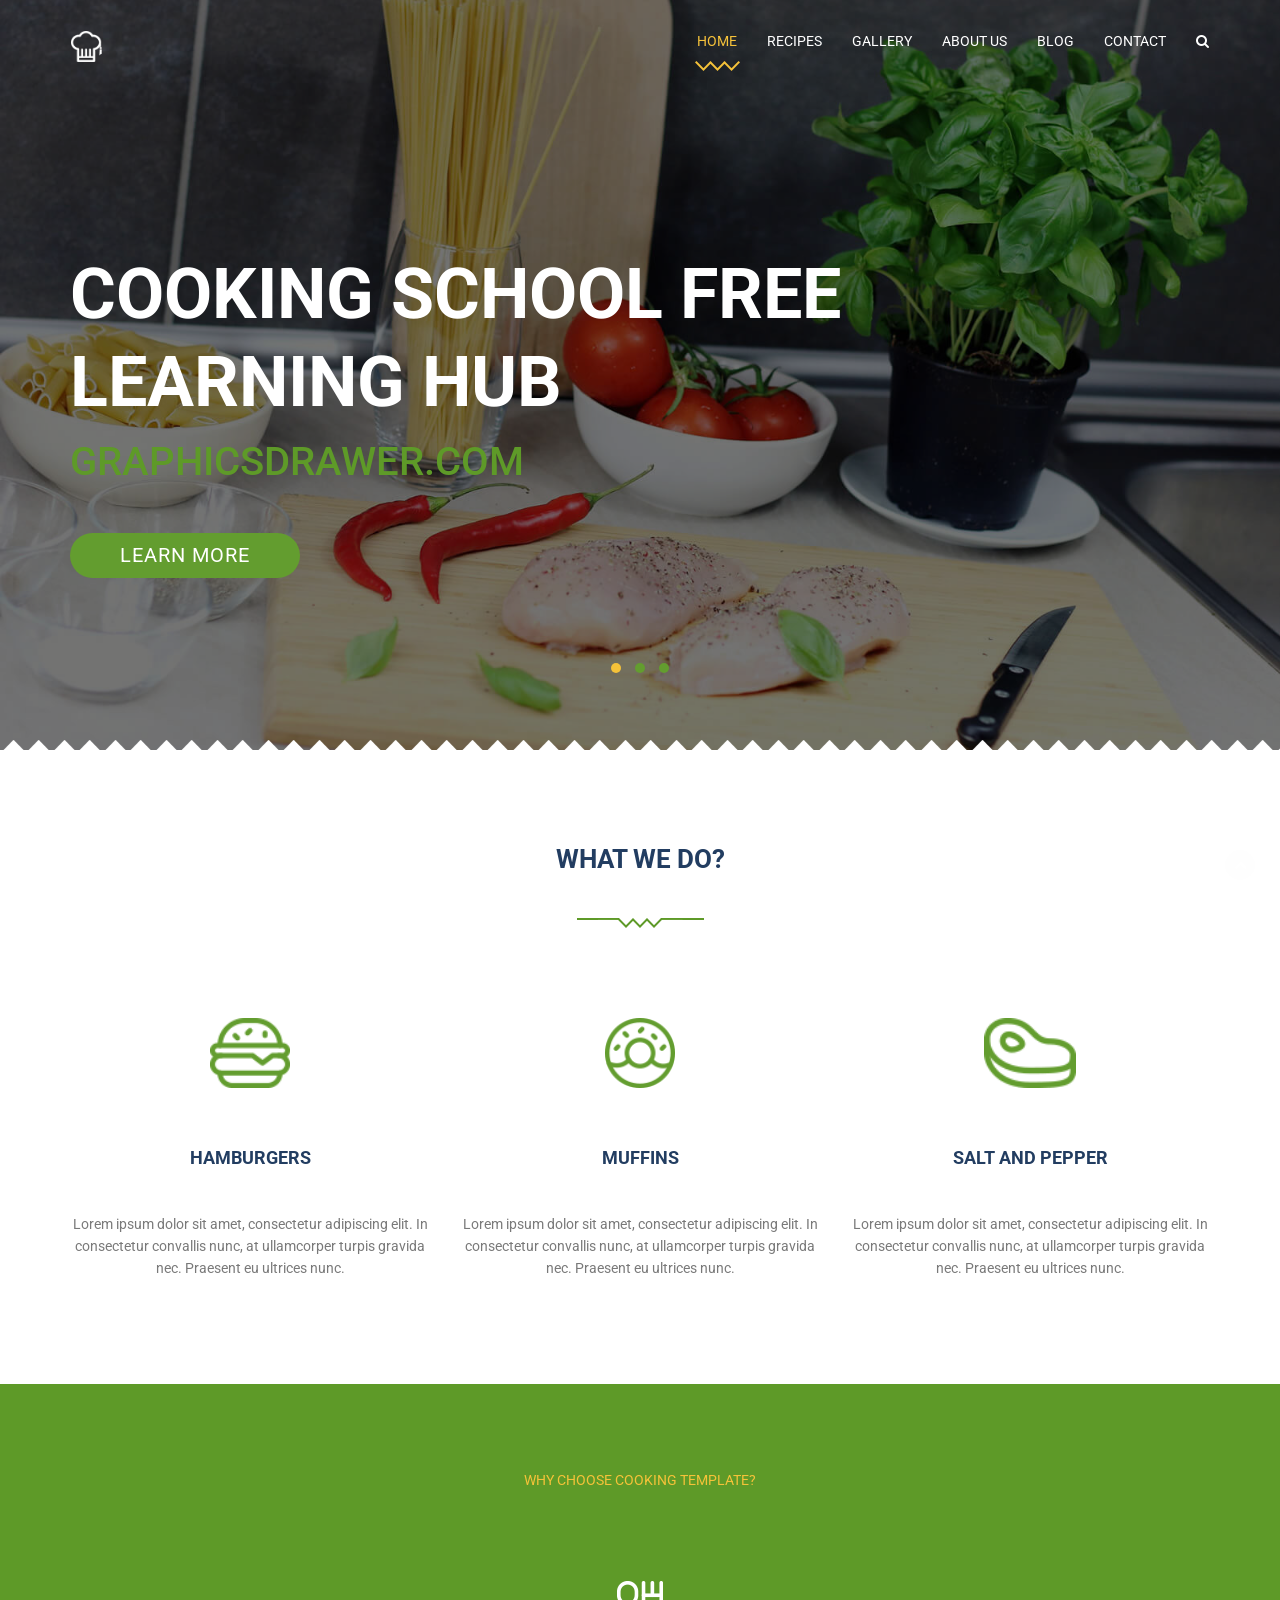
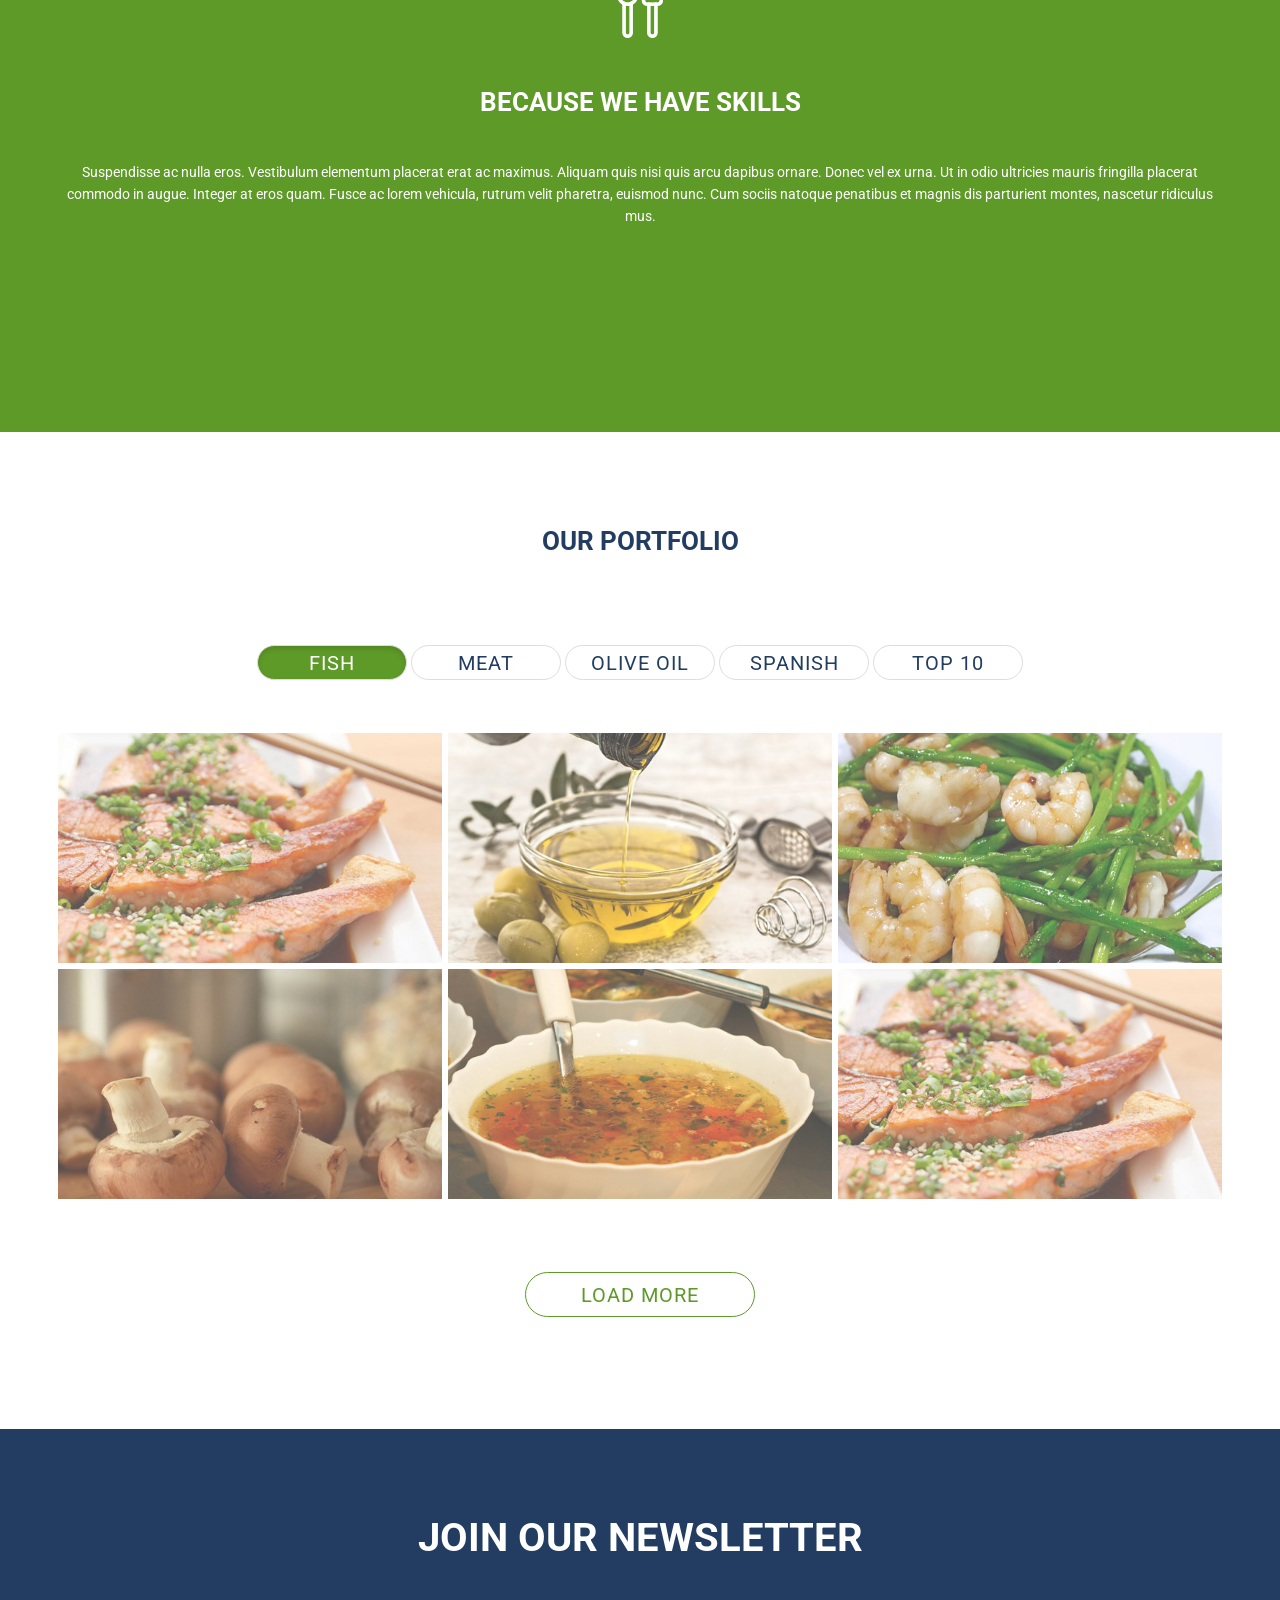
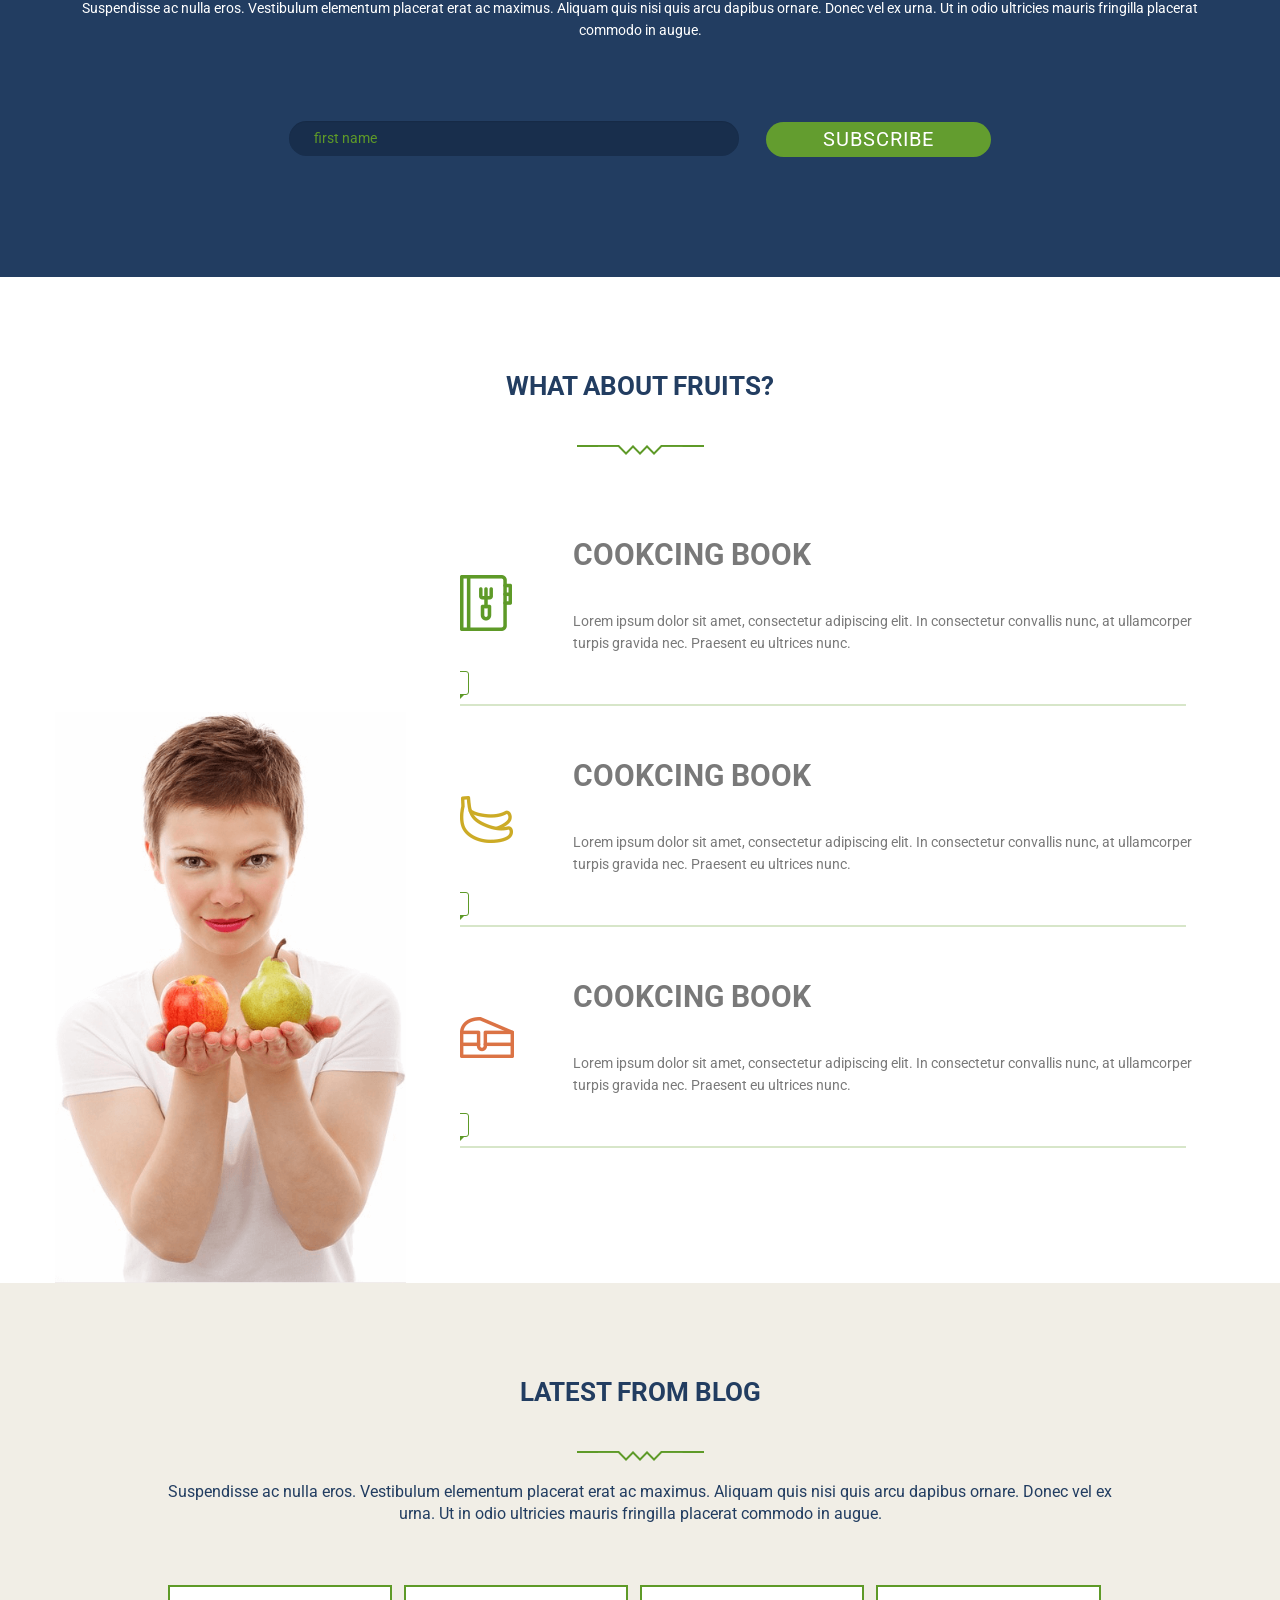
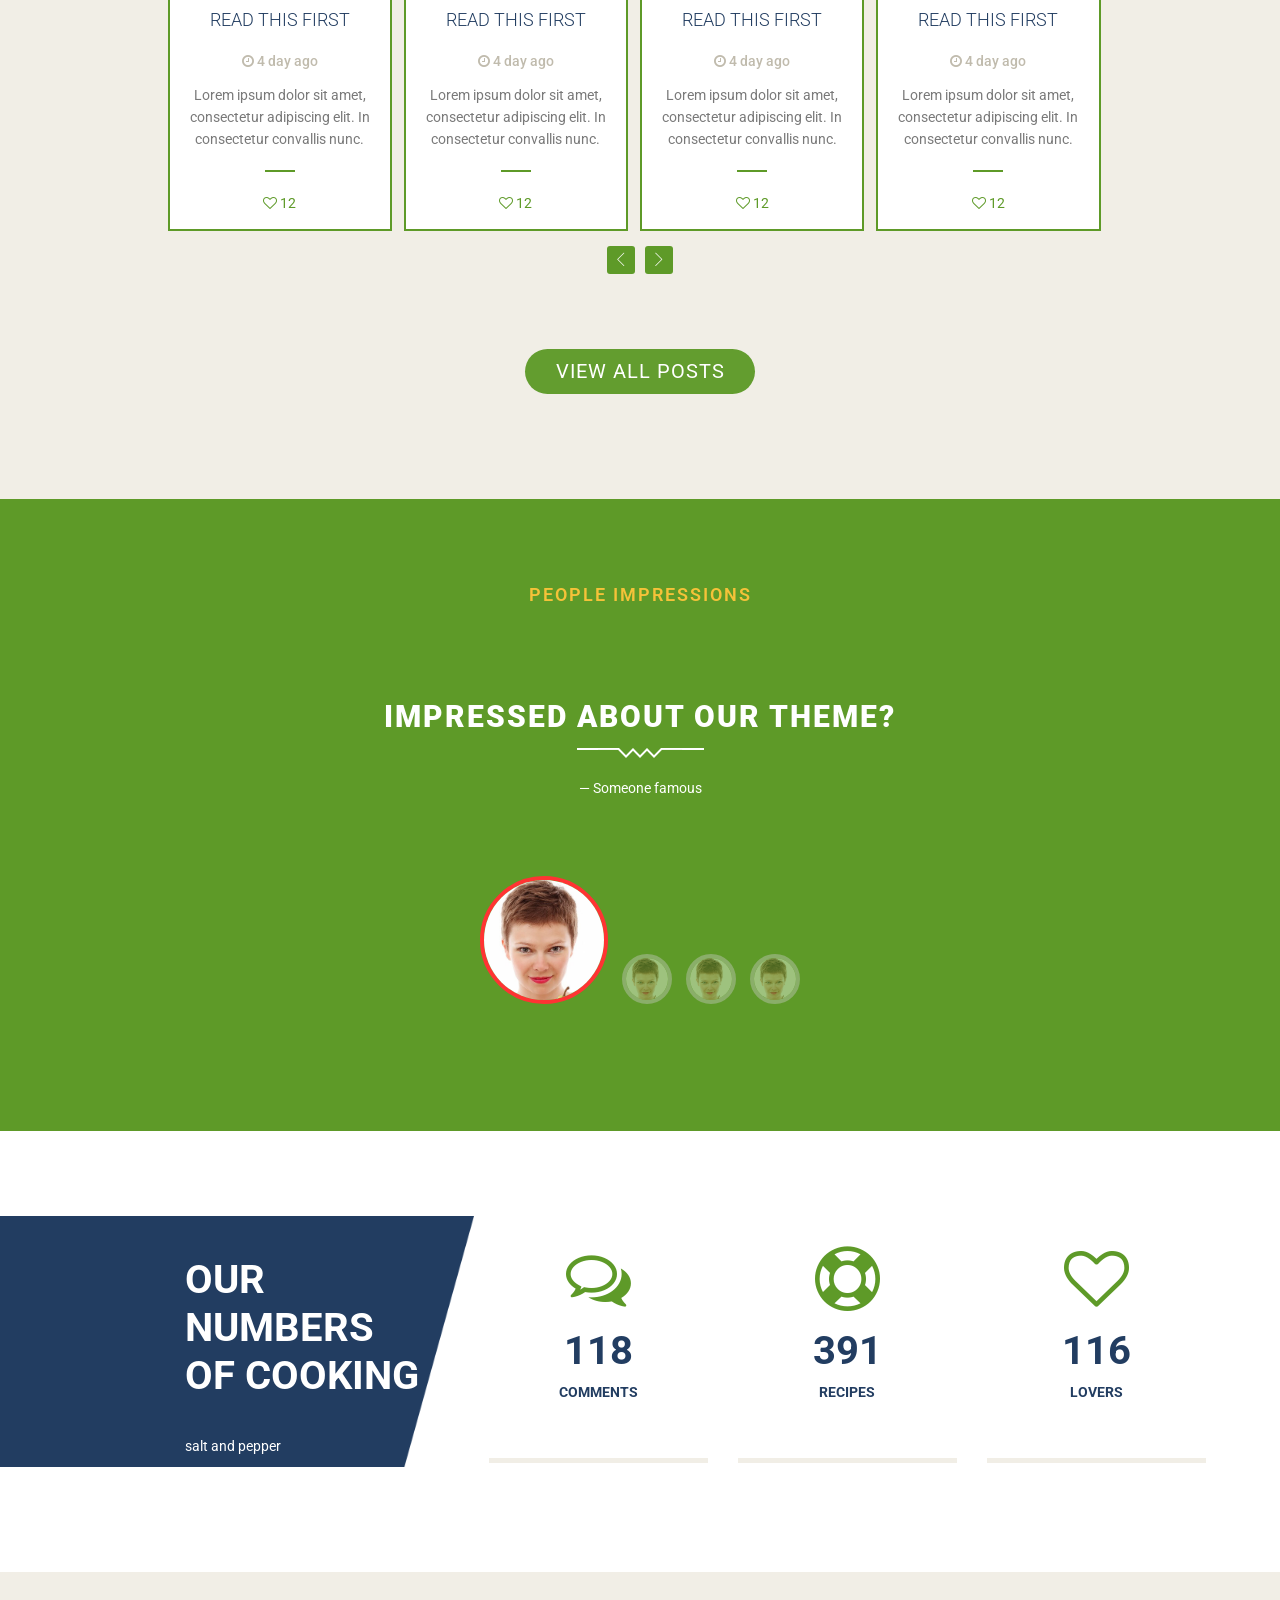
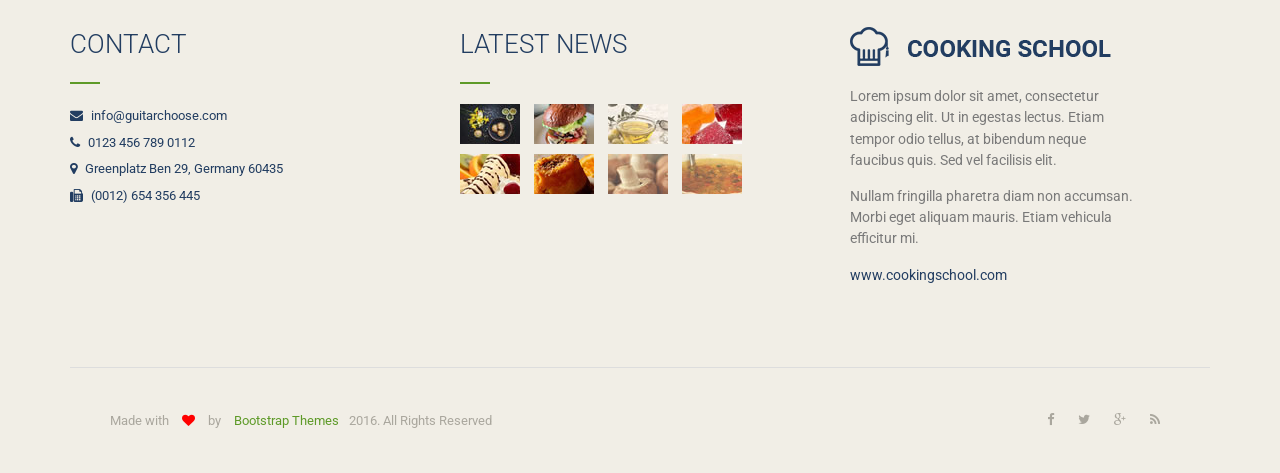
<file: cookingschool/index.html>
<!doctype html>
<!--[if lt IE 7]>      <html class="no-js lt-ie9 lt-ie8 lt-ie7" lang=""> <![endif]-->
<!--[if IE 7]>         <html class="no-js lt-ie9 lt-ie8" lang=""> <![endif]-->
<!--[if IE 8]>         <html class="no-js lt-ie9" lang=""> <![endif]-->
<!--[if gt IE 8]><!--> <html class="no-js" lang=""> <!--<![endif]-->
    <head>
        <meta charset="utf-8">
        <meta http-equiv="X-UA-Compatible" content="IE=edge,chrome=1">
        <title>Cooking School Free html template</title>
        <meta name="description" content="">
        <meta name="viewport" content="width=device-width, initial-scale=1">
        <link rel="apple-touch-icon" href="apple-touch-icon.png">

        <!--Google fonts Link-->
        <link href="https://fonts.googleapis.com/css?family=Roboto:300,400,400i,500,500i,700,700i" rel="stylesheet">

        <link rel="stylesheet" href="assets/css/skills/progressbar.css">
        <link rel="stylesheet" href="assets/css/skills/style.css">
        <link rel="stylesheet" href="assets/css/fonticons.css">
        <link rel="stylesheet" href="assets/css/font-awesome.min.css">
        <link rel="stylesheet" href="assets/css/bootstrap.min.css">


        <!--For Plugins external css-->
        <link rel="stylesheet" href="assets/css/teamslide.css" />
        <link rel="stylesheet" href="assets/css/plugins.css" />

        <!--Theme custom css -->
        <link rel="stylesheet" href="assets/css/style.css">

        <!--Theme Responsive css-->
        <link rel="stylesheet" href="assets/css/responsive.css" />

        <script src="assets/js/vendor/modernizr-2.8.3-respond-1.4.2.min.js"></script>
    </head>
    <body data-spy="scroll" data-target=".navbar-collapse">
        <!--[if lt IE 8]>
            <p class="browserupgrade">You are using an <strong>outdated</strong> browser. Please <a href="http://browsehappy.com/">upgrade your browser</a> to improve your experience.</p>
        <![endif]-->

        <header id="main_menu" class="header navbar-fixed-top">            
            <div class="main_menu_bg">
                <div class="container">
                    <div class="row">
                        <div class="nave_menu">
                            <nav class="navbar navbar-default" id="navmenu">
                                <div class="container-fluid">
                                    <!-- Brand and toggle get grouped for better mobile display -->
                                    <div class="navbar-header">
                                        <button type="button" class="navbar-toggle collapsed" data-toggle="collapse" data-target="#bs-example-navbar-collapse-1" aria-expanded="false">
                                            <span class="sr-only">Toggle navigation</span>
                                            <span class="icon-bar"></span>
                                            <span class="icon-bar"></span>
                                            <span class="icon-bar"></span>
                                        </button>
                                        <a class="navbar-brand" href="#home">
                                            <img src="assets/images/logo.png"/>
                                        </a>
                                    </div>

                                    <!-- Collect the nav links, forms, and other content for toggling -->



                                    <div class="collapse navbar-collapse" id="bs-example-navbar-collapse-1">

                                        <ul class="nav navbar-nav navbar-right">
                                            <li><a href="#home">Home</a></li>
                                            <li><a href="#choose">Recipes</a></li>
                                            <li><a href="#portfolio">Gallery</a></li>
                                            <li><a href="#about"> About us</a></li>
                                            <li><a href="#blog">Blog</a></li>
                                            <li><a href="#contact">Contact</a></li>


                                            <li>
                                                <a href="#"  data-toggle="dropdown" role="button" aria-haspopup="true" aria-expanded="false">
                                                    <span class="fa fa-search"></span></a>
                                                <ul class="dropdown-menu">
                                                    <li>
                                                        <form class="navbar-form" role="search">
                                                            <div class="form-group">
                                                                <input type="text" class="form-control" placeholder="Search">
                                                            </div>
                                                        </form>
                                                    </li>
                                                </ul>
                                            </li>
                                        </ul>


                                    </div>

                                </div>
                            </nav>
                        </div>	
                    </div>

                </div>

            </div>
        </header> <!--End of header -->





        <section id="home" class="home">
            <div class="overlay">
                <div class="container">
                    <div class="row">
                        <div class="col-sm-12 ">
                            <div class="main_home_slider">
                                <div class="single_home_slider">
                                    <div class="main_home wow fadeInUp" data-wow-duration="700ms">
                                        <h1>COOKING SCHOOL FREE LEARNING HUB</h1>
                                        <p class="subtitle">graphicsdrawer.com</p>

                                        <div class="home_btn">
                                            <a href="" class="btn btn-primary">LEARN MORE</a>
                                        </div>

                                    </div>
                                </div>
                                <div class="single_home_slider">
                                    <div class="main_home wow fadeInUp" data-wow-duration="700ms">
                                        <h1>COOKING SCHOOL FREE PSD TEMPLATE</h1>
                                        <p class="subtitle">graphicsdrawer.com</p>

                                        <div class="home_btn">
                                            <a href="" class="btn btn-primary">LEARN MORE</a>
                                        </div>

                                    </div>
                                </div>
                                <div class="single_home_slider">
                                    <div class="main_home wow fadeInUp" data-wow-duration="700ms">
                                        <h1>COOKING SCHOOL FREE PSD TEMPLATE</h1>
                                        <p class="subtitle">graphicsdrawer.com</p>

                                        <div class="home_btn">
                                            <a href="" class="btn btn-primary">LEARN MORE</a>
                                        </div>

                                    </div>
                                </div>
                            </div>
                        </div>
                    </div>
                </div>
            </div>
        </section>





        <section id="service" class="service">
            <div class="container">
                <div class="row">
                    <div class="service_border_raund text-center"></div>
                    <div class="main_service_area sections text-center">
                        <div class="head_title text-center">
                            <h2>what we do?</h2>
                            <div class="separator"></div>

                        </div>
                        <div class="col-sm-4">
                            <div class="single_service">
                                <div class="single_service_icon">
                                    <img src="assets/images/service.png" alt="" />
                                </div>

                                <h3>HAMBURGERS</h3>
                                <p>Lorem ipsum dolor sit amet, consectetur adipiscing elit. In consectetur convallis nunc, at ullamcorper turpis gravida nec. 
                                    Praesent eu ultrices nunc.</p>
                            </div>
                        </div>
                        <div class="col-sm-4">
                            <div class="single_service">
                                <div class="single_service_icon">
                                    <img src="assets/images/service2.png" alt="" />
                                </div>

                                <h3>muffins</h3>
                                <p>Lorem ipsum dolor sit amet, consectetur adipiscing elit. In consectetur convallis nunc, at ullamcorper turpis gravida nec. 
                                    Praesent eu ultrices nunc.</p>
                            </div>
                        </div>
                        <div class="col-sm-4">
                            <div class="single_service">
                                <div class="single_service_icon">
                                    <img src="assets/images/service3.png" alt="" />
                                </div>

                                <h3>salt and pepper</h3>
                                <p>Lorem ipsum dolor sit amet, consectetur adipiscing elit. In consectetur convallis nunc, at ullamcorper turpis gravida nec. 
                                    Praesent eu ultrices nunc.</p>
                            </div>
                        </div>

                    </div>
                </div>
            </div>
        </section>


        <section id="choose" class="choose greenbackground">
            <div class="container">
                <div class="row">
                    <div class="main_choose_area sections text-center">
                        <div class="lesson_title">                      
                            <p>why choose cooking TEMPLATE?</p>
                        </div>
                        <div class="main_choose_content">
                            <div class="single_choose_content">
                                <div class="singel_choose_img">
                                    <img src="assets/images/choose.png" alt="" />
                                </div>

                                <h2>BECAUSE WE HAVE SKILLS</h2>
                                <p>Suspendisse ac nulla eros. Vestibulum elementum placerat erat ac maximus. 
                                    Aliquam quis nisi quis arcu dapibus ornare. Donec vel ex urna. Ut in odio ultricies 
                                    mauris fringilla placerat commodo in augue. Integer at eros quam. Fusce ac lorem vehicula, 
                                    rutrum velit pharetra, euismod nunc. Cum sociis natoque penatibus et magnis dis parturient
                                    montes, nascetur ridiculus mus.</p>
                            </div>
                        </div>
                    </div>
                </div>
            </div>
        </section>




        <section id="portfolio" class="portfolio">
            <div class="container">
                <div class="row">
                    <div class="main_mix_content text-center sections">
                        <div class="head_title">
                            <h2>OUR PORTFOLIO</h2>
                        </div>
                        <div class="main_mix_menu">
                            <ul>
                                <li class="btn btn-primary filter" data-filter="all">FISH</li>
                                <li class="btn btn-primary filter" data-filter=".cat1">MEAT</li>
                                <li class="btn btn-primary filter" data-filter=".cat2">OLIVE OIL</li>
                                <li class="btn btn-primary filter" data-filter=".cat3">SPANISH</li>
                                <li class="btn btn-primary filter" data-filter=".cat4">TOP 10</li>
                            </ul>
                        </div>

                        <div id="mixcontent" class="mixcontent">
                            <div class="col-md-4 mix cat1 no-padding">
                                <div class="single_mixi_portfolio">
                                    <img src="assets/images/pf1.jpg" alt="" />
                                    <div class="mixi_portfolio_overlay">
                                        <div class="overflow_hover_text">
                                            <h2>INGREDIENTS</h2>
                                            <p>ARE IMPORTANT FOR COOKING ?</p>
                                            <a href=""><i class="lnr lnr-plus-circle"></i></a>
                                        </div>
                                    </div>
                                </div>
                            </div>
                            <div class="col-md-4 mix cat2 no-padding">
                                <div class="single_mixi_portfolio">
                                    <img src="assets/images/pf2.jpg" alt="" />
                                    <div class="mixi_portfolio_overlay">
                                        <div class="overflow_hover_text">
                                            <h2>INGREDIENTS</h2>
                                            <p>ARE IMPORTANT FOR COOKING ?</p>
                                            <a href=""><i class="lnr lnr-plus-circle"></i></a>
                                        </div>
                                    </div>
                                </div>
                            </div>
                            <div class="col-md-4 mix cat1 cat4 no-padding">
                                <div class="single_mixi_portfolio">
                                    <img src="assets/images/pf3.jpg" alt="" />
                                    <div class="mixi_portfolio_overlay">
                                        <div class="overflow_hover_text">
                                            <h2>INGREDIENTS</h2>
                                            <p>ARE IMPORTANT FOR COOKING ?</p>
                                            <a href=""><i class="lnr lnr-plus-circle"></i></a>
                                        </div>
                                    </div>
                                </div>
                            </div>
                            <div class="col-md-4 mix cat3 cat4 no-padding">
                                <div class="single_mixi_portfolio">
                                    <img src="assets/images/pf4.jpg" alt="" />
                                    <div class="mixi_portfolio_overlay">
                                        <div class="overflow_hover_text">
                                            <h2>INGREDIENTS</h2>
                                            <p>ARE IMPORTANT FOR COOKING ?</p>
                                            <a href=""><i class="lnr lnr-plus-circle"></i></a>
                                        </div>
                                    </div>
                                </div>
                            </div>
                            <div class="col-md-4 mix cat4 no-padding">
                                <div class="single_mixi_portfolio">
                                    <img src="assets/images/pf5.jpg" alt="" />
                                    <div class="mixi_portfolio_overlay">
                                        <div class="overflow_hover_text">
                                            <h2>INGREDIENTS</h2>
                                            <p>ARE IMPORTANT FOR COOKING ?</p>
                                            <a href=""><i class="lnr lnr-plus-circle"></i></a>
                                        </div>
                                    </div>
                                </div>
                            </div>
                            <div class="col-md-4 mix cat1 cat2 no-padding">
                                <div class="single_mixi_portfolio">
                                    <img src="assets/images/pf1.jpg" alt="" />
                                    <div class="mixi_portfolio_overlay">
                                        <div class="overflow_hover_text">
                                            <h2>INGREDIENTS</h2>
                                            <p>ARE IMPORTANT FOR COOKING ?</p>
                                            <a href=""><i class="lnr lnr-plus-circle"></i></a>
                                        </div>
                                    </div>
                                </div>
                            </div>

                            <div class="portfolio_btn_area">
                                <a href="" class="btn btn-md">LOAD MORE</a>
                            </div>
                            <div class="gap"></div>
                        </div>
                    </div>                     
                </div>
            </div>
        </section> <!-- End of portfolio two Section -->        






        <section id="newsletter" class="newsletter text-center">
            <div class="container">
                <div class="row">
                    <div class="main_newsletter sections">
                        <div class="col-sm-12">
                            <div class="single_newsletter_head">
                                <h2>JOIN OUR NEWSLETTER</h2>
                                <p>Suspendisse ac nulla eros. Vestibulum elementum placerat erat ac maximus. 
                                    Aliquam quis nisi quis arcu dapibus ornare. Donec vel ex urna. Ut in odio ultricies
                                    mauris fringilla placerat commodo in augue. </p>
                            </div>

                            <div class="single_sewsletter_content">
                                <div class="row">
                                    <div class="col-sm-8 col-sm-offset-2">
                                        <div class="form-group">
                                            <input type="text" class="form-control" name="name" placeholder="first name" required="">
                                            <input type="submit" value="SUBSCRIBE" class="btn btn-primary"/>
                                        </div>
                                    </div>
                                </div>
                            </div>
                        </div>
                    </div>
                </div>
            </div>
        </section>


        <section id="about" class="about">
            <div class="container">
                <div class="row">
                    <div class="main_about sections">
                        <div class="head_title text-center">
                            <h2>WHAT ABOUT FRUITS?</h2>
                            <div class="separator"></div>
                        </div>

                        <div class="main_about_content_area">
                            <div class="single_about_left_img">
                                <img src="assets/images/ab.jpg" alt="" />
                            </div> 


                            <!-- bar 1 -->
                            <div class="col-sm-8 col-sm-offset-4">
                                <div class="single_about_right_content">
                                    <div class="demo4">
                                        <div class="right_single_about_skill">
                                            <div class="right_about_top_cotent">
                                                <div class="right_about_top_img">
                                                    <img src="assets/images/s_ab1.png" alt="" />
                                                </div>
                                                <div class="right_about_top_content">
                                                    <h3>COOKCING BOOK</h3>
                                                    <p>Lorem ipsum dolor sit amet, consectetur adipiscing elit. In consectetur convallis nunc, 
                                                        at ullamcorper turpis gravida nec. Praesent eu ultrices nunc.</p>
                                                </div>
                                            </div>
                                            <div class="right_about_bottom_cotent">
                                                <!-- bar 1 -->
                                                <div class="progress-bar4" data-percentage="76%">
                                                    <h4 class="progress-title-holder">
                                                        <span class="progress-number-wrapper">
                                                            <span class="progress-number-mark">
                                                                <span class="percent"></span>
                                                                <span class="down-arrow"></span>
                                                            </span>
                                                        </span>
                                                    </h4>
                                                    <div class="progress-content-outter">
                                                        <div class="progress-content"></div>
                                                    </div>
                                                </div> 

                                            </div>
                                        </div>

                                        <div class="right_single_about_skill">
                                            <div class="right_about_top_cotent">
                                                <div class="right_about_top_img">
                                                    <img src="assets/images/s_ab2.png" alt="" />
                                                </div>
                                                <div class="right_about_top_content">
                                                    <h3>COOKCING BOOK</h3>
                                                    <p>Lorem ipsum dolor sit amet, consectetur adipiscing elit. In consectetur convallis nunc, 
                                                        at ullamcorper turpis gravida nec. Praesent eu ultrices nunc.</p>
                                                </div>
                                            </div>
                                            <div class="right_about_bottom_cotent">
                                                <!-- bar 2 -->
                                                <div class="progress-bar4" data-percentage="43%">
                                                    <h4 class="progress-title-holder">
                                                        <span class="progress-number-wrapper">
                                                            <span class="progress-number-mark">
                                                                <span class="percent"></span>
                                                                <span class="down-arrow"></span>
                                                            </span>
                                                        </span>
                                                    </h4>
                                                    <div class="progress-content-outter">
                                                        <div class="progress-content"></div>
                                                    </div>
                                                </div>
                                            </div>
                                        </div>

                                        <div class="right_single_about_skill">
                                            <div class="right_about_top_cotent">
                                                <div class="right_about_top_img">
                                                    <img src="assets/images/s_ab3.png" alt="" />
                                                </div>
                                                <div class="right_about_top_content">
                                                    <h3>COOKCING BOOK</h3>
                                                    <p>Lorem ipsum dolor sit amet, consectetur adipiscing elit. In consectetur convallis nunc, 
                                                        at ullamcorper turpis gravida nec. Praesent eu ultrices nunc.</p>
                                                </div>
                                            </div>
                                            <div class="right_about_bottom_cotent">
                                                <!-- bar 3 -->
                                                <div class="progress-bar4" data-percentage="92%">
                                                    <h4 class="progress-title-holder">
                                                        <span class="progress-number-wrapper">
                                                            <span class="progress-number-mark">
                                                                <span class="percent"></span>
                                                                <span class="down-arrow"></span>
                                                            </span>
                                                        </span>
                                                    </h4>
                                                    <div class="progress-content-outter">
                                                        <div class="progress-content"></div>
                                                    </div>
                                                </div>
                                            </div>
                                        </div>

                                    </div>
                                </div>   

                            </div>
                        </div>
                    </div>                    

                </div>
            </div>
        </section>


        <section id="blog" class="blog">
            <div class="container">
                <div class="row">
                    <div class="col-sm-10 col-sm-offset-1">
                        <div class="main_blog_area text-center sections">
                            <div class="head_title">
                                <h2>LATEST FROM BLOG</h2>
                                <div class="separator"></div>
                                <p>Suspendisse ac nulla eros. Vestibulum elementum placerat erat ac maximus. 
                                    Aliquam quis nisi quis arcu dapibus ornare. Donec vel ex urna. Ut in odio 
                                    ultricies mauris fringilla placerat commodo in augue. </p>
                            </div>

                            <div class="main_blog_content">
                                <ul class="main_blog">
                                    <li class="single_blog_content">

                                        <h4>READ THIS FIRST</h4>
                                        <h6><i class="fa fa-clock-o"></i> 4 day ago</h6>
                                        <p>Lorem ipsum dolor sit amet, consectetur adipiscing elit. In consectetur convallis nunc.</p>

                                        <div class="separator3"></div>

                                        <p class="blog_love"><i class="fa fa-heart-o"></i> 12</p>

                                    </li>
                                    <li class="single_blog_content">
                                        <h4>READ THIS FIRST</h4>
                                        <h6><i class="fa fa-clock-o"></i> 4 day ago</h6>
                                        <p>Lorem ipsum dolor sit amet, consectetur adipiscing elit. In consectetur convallis nunc.</p>

                                        <div class="separator3"></div>

                                        <p class="blog_love"><i class="fa fa-heart-o"></i> 12</p>
                                    </li>
                                    <li class="single_blog_content">
                                        <h4>READ THIS FIRST</h4>
                                        <h6><i class="fa fa-clock-o"></i> 4 day ago</h6>
                                        <p>Lorem ipsum dolor sit amet, consectetur adipiscing elit. In consectetur convallis nunc.</p>

                                        <div class="separator3"></div>

                                        <p class="blog_love"><i class="fa fa-heart-o"></i> 12</p>
                                    </li>
                                    <li class="single_blog_content">
                                        <h4>READ THIS FIRST</h4>
                                        <h6><i class="fa fa-clock-o"></i> 4 day ago</h6>
                                        <p>Lorem ipsum dolor sit amet, consectetur adipiscing elit. In consectetur convallis nunc.</p>

                                        <div class="separator3"></div>

                                        <p class="blog_love"><i class="fa fa-heart-o"></i> 12</p>
                                    </li>
                                    <li class="single_blog_content">
                                        <h4>READ THIS FIRST</h4>
                                        <h6><i class="fa fa-clock-o"></i> 4 day ago</h6>
                                        <p>Lorem ipsum dolor sit amet, consectetur adipiscing elit. In consectetur convallis nunc.</p>

                                        <div class="separator3"></div>

                                        <p class="blog_love"><i class="fa fa-heart-o"></i> 12</p>
                                    </li>
                                    <li class="single_blog_content">
                                        <h4>READ THIS FIRST</h4>
                                        <h6><i class="fa fa-clock-o"></i> 4 day ago</h6>
                                        <p>Lorem ipsum dolor sit amet, consectetur adipiscing elit. In consectetur convallis nunc.</p>

                                        <div class="separator3"></div>

                                        <p class="blog_love"><i class="fa fa-heart-o"></i> 12</p>
                                    </li>
                                </ul>
                            </div>

                            <div class="blog_btn">
                                <a href="" class="btn btn-primary">VIEW ALL POSTS</a>
                            </div>
                        </div>
                    </div>
                </div>
            </div>
        </section>



        <section id="testimonial" class="testimonial greenbackground">
            <div class="container">
                <div class="row">
                    <div class="main_testimonial sections">
                        <div class="head_title text-center">
                            <p>PEOPLE IMPRESSIONS</p>

                        </div>
                        <div class="col-md-12" data-wow-delay="0.2s">
                            <div class="carousel slide" data-ride="carousel" id="quote-carousel">
                                <!-- Bottom Carousel Indicators -->
                                <ol class="carousel-indicators">
                                    <li data-target="#quote-carousel" data-slide-to="0" class="active">
                                        <img class="img-responsive " src="assets/images/team1.jpg" alt="">

                                    </li>
                                    <li data-target="#quote-carousel" data-slide-to="1">
                                        <img class="img-responsive" src="assets/images/team1.jpg" alt="">

                                    </li>
                                    <li data-target="#quote-carousel" data-slide-to="2">
                                        <img class="img-responsive" src="assets/images/team1.jpg" alt="">

                                    </li>
                                    <li data-target="#quote-carousel" data-slide-to="3">
                                        <img class="img-responsive" src="assets/images/team1.jpg" alt="">

                                    </li>
                                </ol>

                                <!-- Carousel Slides / Quotes -->
                                <div class="carousel-inner text-center">

                                    <!-- Quote 1 -->
                                    <div class="item active">
                                        <blockquote>
                                            <div class="row">
                                                <div class="col-sm-8 col-sm-offset-2">
                                                    <p class="impress">IMPRESSED ABOUT OUR THEME? </p>
                                                    <div class="whiseparator"></div>
                                                    <small>Someone famous</small>
                                                </div>
                                            </div>
                                        </blockquote>
                                    </div>
                                    <!-- Quote 2 -->
                                    <div class="item">
                                        <blockquote>
                                            <div class="row">
                                                <div class="col-sm-8 col-sm-offset-2">
                                                    <p class="impress">IMPRESSED ABOUT OUR THEME? </p>
                                                    <div class="whiseparator"></div>
                                                    <small>Someone famous</small>
                                                </div>
                                            </div>
                                        </blockquote>
                                    </div>
                                    <!-- Quote 3 -->
                                    <div class="item">
                                        <blockquote>
                                            <div class="row">
                                                <div class="col-sm-8 col-sm-offset-2">
                                                    <p class="impress">IMPRESSED ABOUT OUR THEME?</p>
                                                    <div class="whiseparator"></div>
                                                    <small>Someone famous</small>
                                                </div>
                                            </div>
                                        </blockquote>
                                    </div>
                                    <!-- Quote 4 -->
                                    <div class="item">
                                        <blockquote>
                                            <div class="row">
                                                <div class="col-sm-8 col-sm-offset-2">
                                                    <p class="impress">IMPRESSED ABOUT OUR THEME?</p>
                                                    <div class="whiseparator"></div>
                                                    <small>Someone famous</small>
                                                </div>
                                            </div>
                                        </blockquote>
                                    </div>
                                </div>

                                <!-- Carousel Buttons Next/Prev -->
                                <!-- <a data-slide="prev" href="#quote-carousel" class="left carousel-control"><i class="fa fa-chevron-left"></i></a>
                                 <a data-slide="next" href="#quote-carousel" class="right carousel-control"><i class="fa fa-chevron-right"></i></a>-->
                            </div>
                        </div>
                    </div>

                </div>
            </div>
        </section>


        <section id="counter" class="counter">
            <div class="container-fluid">
                <div class="row">
                    <div class="main_counter sections">
                        <div class="single_left_counter_bg">
                            <div class="col-sm-12 col-xs-12">
                                <div class="single_counter_left">
                                    <h2>OUR <br /> NUMBERS <br /> OF COOKING</h2>
                                    <p>salt and pepper</p>
                                </div>
                            </div>
                        </div>
                        <div class="col-sm-7 col-xs-12">
                            <div class="single_counter_right_area text-center">
                                <div class="row">
                                    <div class="col-sm-4 ">
                                        <div class="single_counter_right">
                                            <i class="fa fa-comments-o"></i>
                                            <h2 class="statistic-counter">423</h2>
                                            <p>COMMENTS</p>
                                        </div>
                                    </div>
                                    <div class="col-sm-4">
                                        <div class="single_counter_right">
                                            <i class="fa fa-life-ring"></i>
                                            <h2 class="statistic-counter">1,423</h2>
                                            <p>RECIPES</p>
                                        </div>
                                    </div>
                                    <div class="col-sm-4">
                                        <div class="single_counter_right">
                                            <i class="fa fa-heart-o"></i>
                                            <h2 class="statistic-counter">423</h2>
                                            <p>LOVERS</p>
                                        </div>
                                    </div>
                                </div>
                            </div>
                        </div>
                    </div>
                </div>
            </div>
        </section>


        <section id="contact" class="footer_widget">
            <div class="container">
                <div class="row">
                    <div class="main_widget">


                        <div class="row">

                            <div class="col-sm-4  col-xs-12">
                                <div class="single_widget wow fadeIn" data-wow-duration="800ms">
                                    <h4 class="footer_title">CONTACT</h4>
                                    <div class="separator4"></div>
                                    <ul>
                                        <li><a href=""><i class="fa fa-envelope"></i> info@guitarchoose.com</a></li>
                                        <li><a href=""><i class="fa fa-phone"></i> 0123 456 789 0112</a></li>
                                        <li><a href=""><i class="fa fa-map-marker"></i> Greenplatz Ben 29, Germany 60435</a></li>
                                        <li><a href=""><i class="fa fa-fax"></i> (0012) 654 356 445</a></li>
                                    </ul>
                                </div>
                            </div>

                            <div class="col-sm-4 col-xs-12">
                                <div class="single_widget wow fadeIn" data-wow-duration="800ms">
                                    <h4 class="footer_title">LATEST NEWS</h4>
                                    <div class="separator4"></div>

                                    <div class="footer_gellary">
                                        <img src="assets/images/fg1.jpg" alt="" />
                                        <img src="assets/images/fg2.jpg" alt="" />
                                        <img src="assets/images/fg3.jpg" alt="" />
                                        <img src="assets/images/fg4.jpg" alt="" />
                                        <img src="assets/images/fg5.jpg" alt="" />
                                        <img src="assets/images/fg6.jpg" alt="" />
                                        <img src="assets/images/fg7.jpg" alt="" />
                                        <img src="assets/images/fg8.jpg" alt="" />
                                    </div>
                                </div>
                            </div>

                            <div class="col-sm-4 col-xs-12">
                                <div class="single_widget wow fadeIn" data-wow-duration="800ms">
                                    <div class="footer_logo">
                                        <img src="assets/images/footerlogo.png" alt="" />
                                    </div>
                                    <p>Lorem ipsum dolor sit amet, consectetur adipiscing elit. Ut in egestas lectus. 
                                        Etiam tempor odio tellus, at bibendum neque faucibus quis. Sed vel facilisis elit. </p>
                                    <p>Nullam fringilla pharetra diam non accumsan. Morbi eget aliquam mauris. 
                                        Etiam vehicula efficitur mi.</p>


                                    <a class="weblink" href="">www.cookingschool.com</a>
                                </div>
                            </div>
                        </div>



                    </div>
                </div>
            </div>
        </section>





        <footer id="footer" class="footer">
            <div class="container">
                <div class="main_footer">
                    <div class="row">

                        <div class="col-sm-6 col-xs-12">
                            <div class="copyright_text">
                                <p class=" wow fadeInRight" data-wow-duration="1s">Made with <i class="fa fa-heart"></i> by <a href="http://bootstrapthemes.co">Bootstrap Themes</a>2016. All Rights Reserved</p>
                            </div>
                        </div>

                        <div class="col-sm-6 col-xs-12">
                            <div class="footer_socail">
                                <a href=""><i class="fa fa-facebook"></i></a>
                                <a href=""><i class="fa fa-twitter"></i></a>
                                <a href=""><i class="fa fa-google-plus"></i></a>
                                <a href=""><i class="fa fa-rss"></i></a>
                            </div>
                        </div>
                    </div>
                </div>
            </div>
        </footer>



        <!-- START SCROLL TO TOP  -->

        <div class="scrollup">
            <a href="#"><i class="fa fa-chevron-up"></i></a>
        </div>

        <script src="assets/js/vendor/jquery-1.11.2.min.js"></script>
        <script src="assets/js/vendor/bootstrap.min.js"></script>

        <script src="assets/js/jquery.easypiechart.min.js"></script>
        <script src="assets/js/jquery.mixitup.min.js"></script>
        <script src="assets/js/jquery.easing.1.3.js"></script>
        <script src="assets/css/skills/inview.min.js"></script>
        <script src="assets/css/skills/progressbar.js"></script>
        <script src="assets/css/skills/main.js"></script>

        <!--This is link only for gmaps-->
        <script src="http://maps.google.com/maps/api/js"></script>
        <script src="assets/js/gmaps.min.js"></script>
        <script>
            var map = new GMaps({
                el: '.ourmaps',
                scrollwheel: false,
                lat: -12.043333,
                lng: -77.028333
            });
        </script>



        <script src="assets/js/plugins.js"></script>
        <script src="assets/js/main.js"></script>

    </body>
</html>
</file>
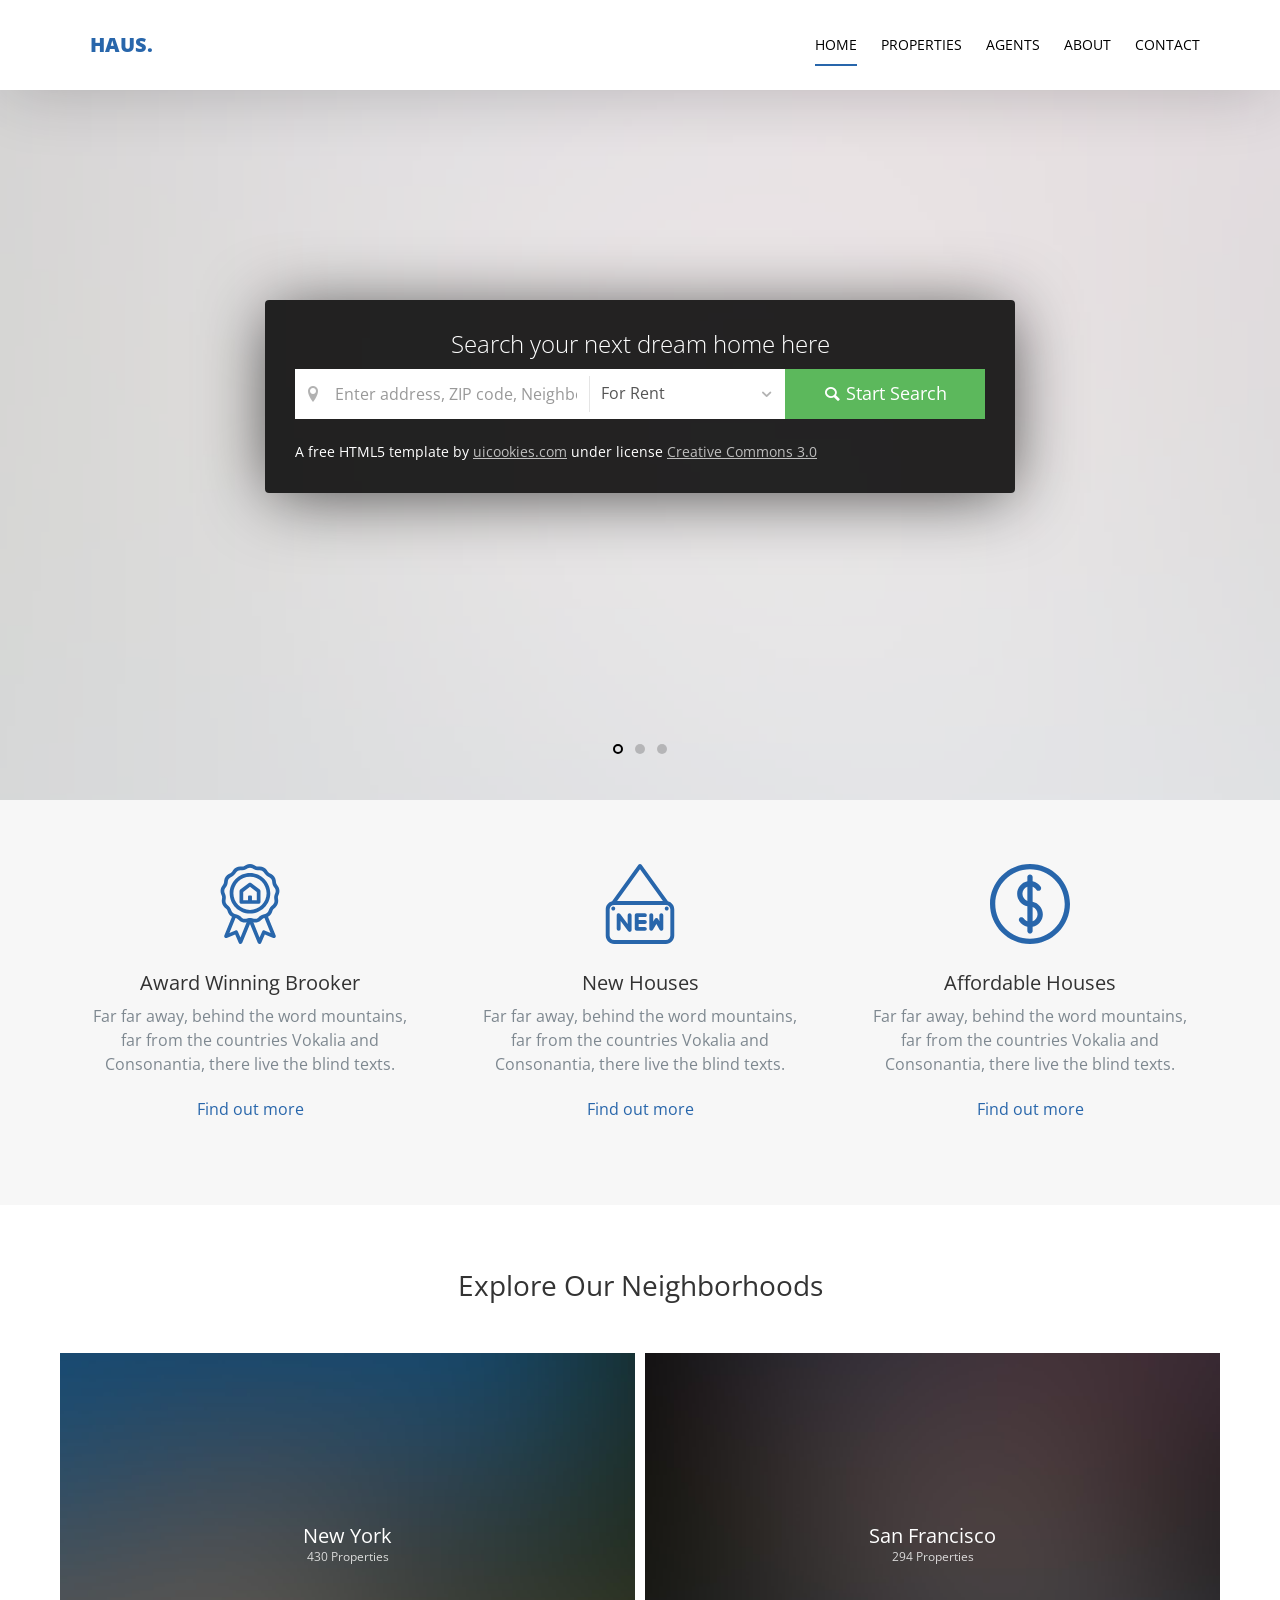
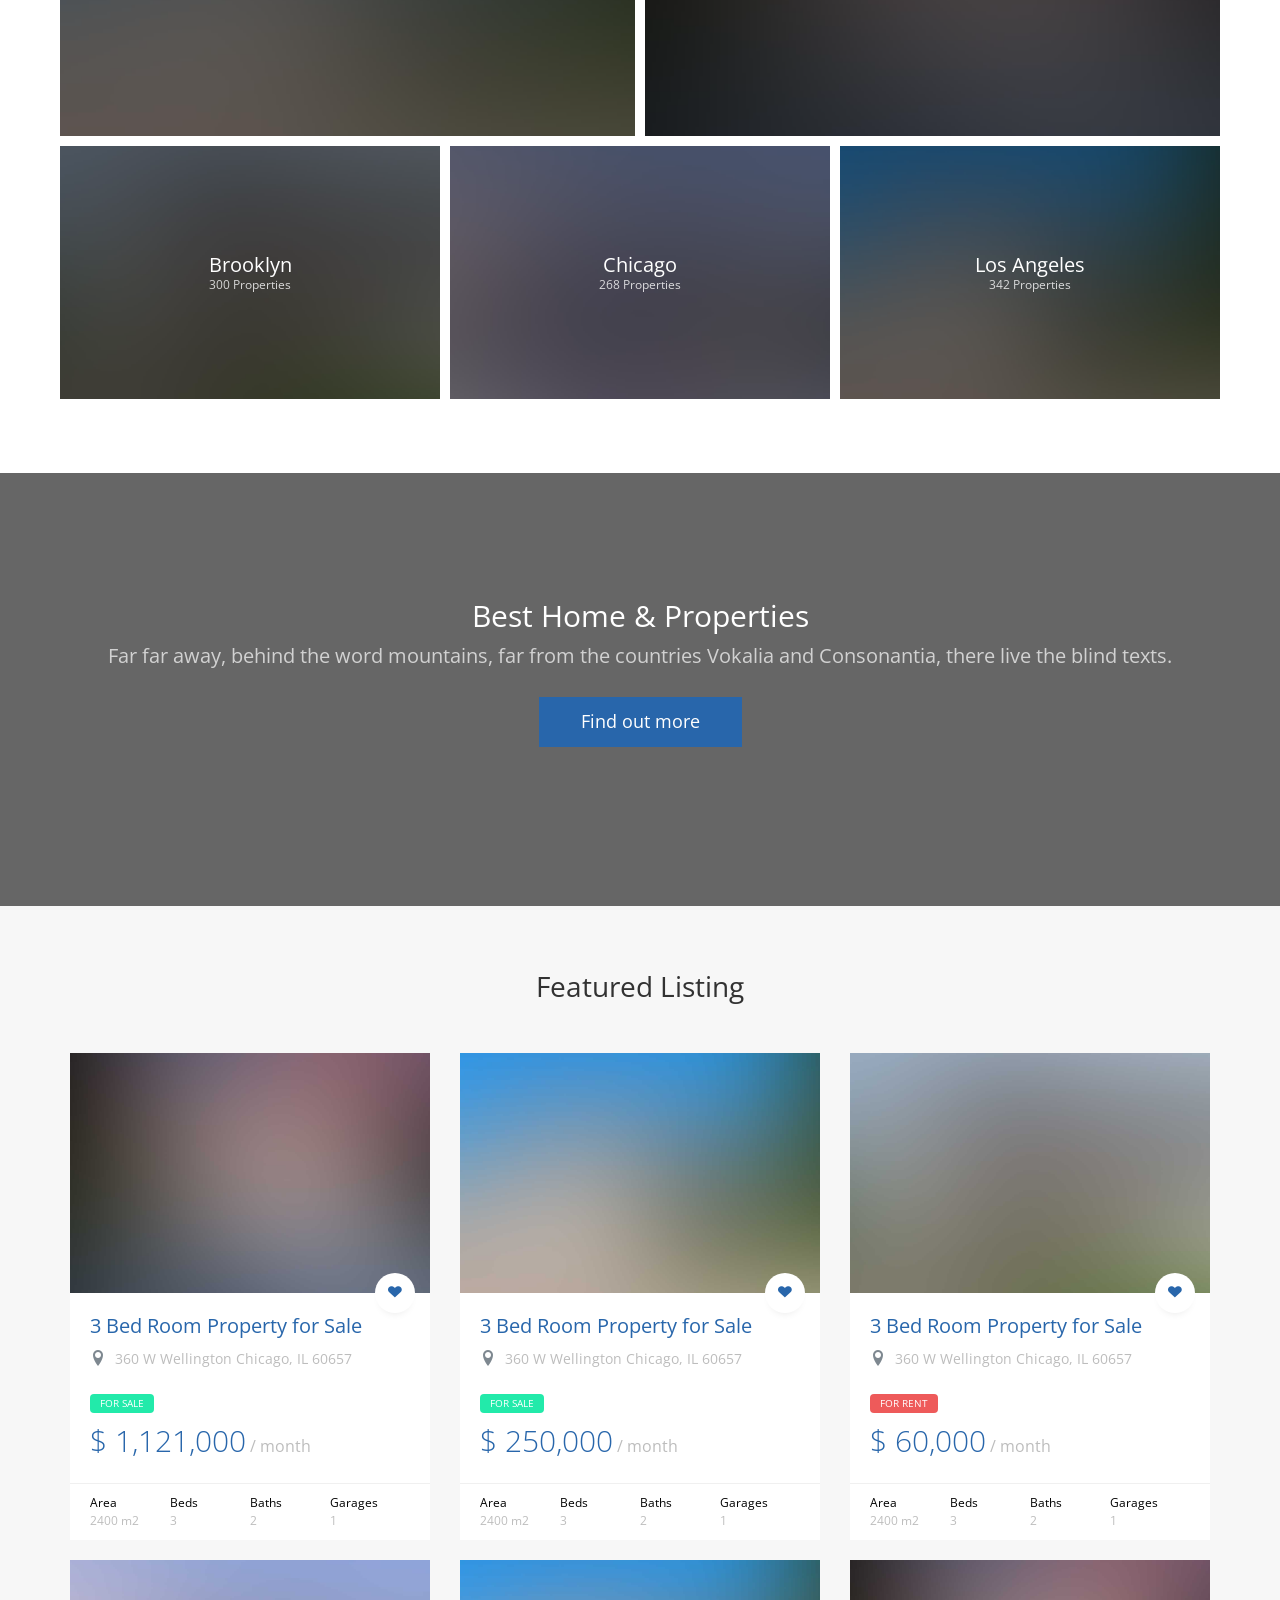
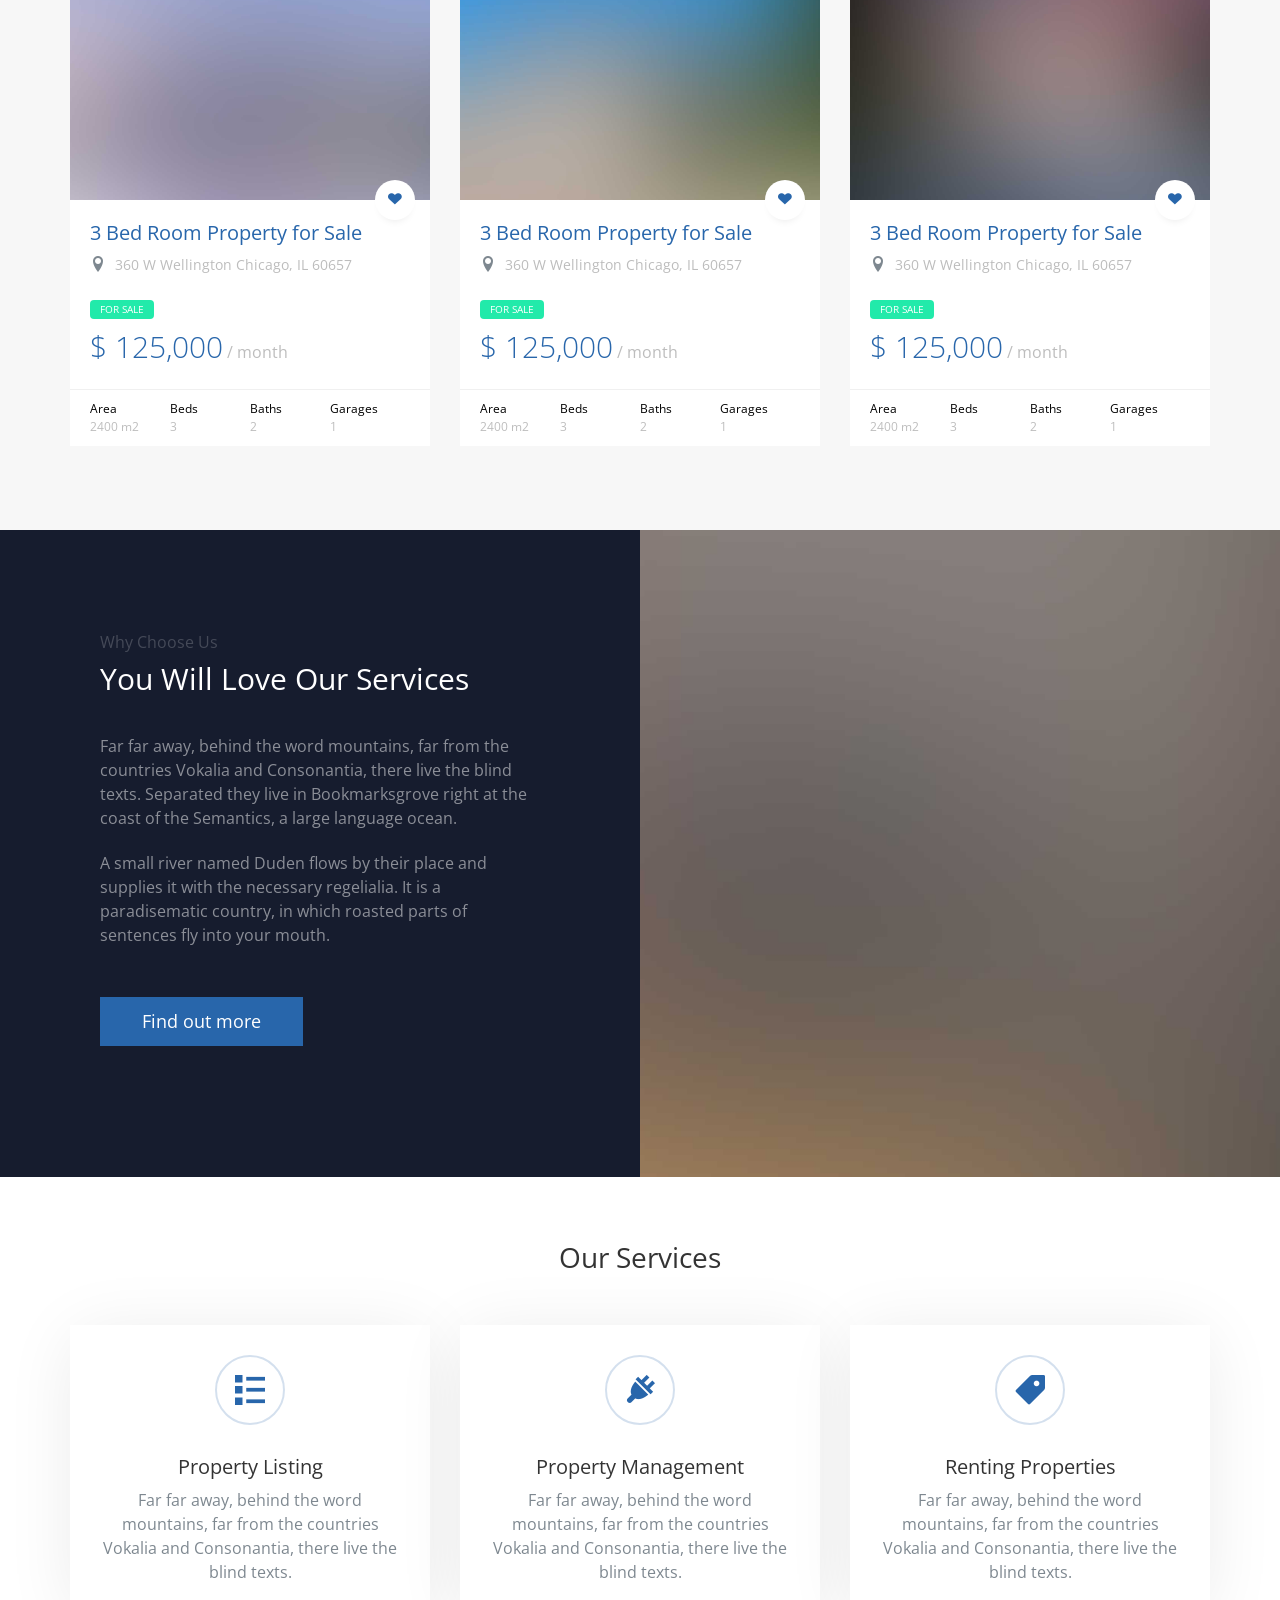
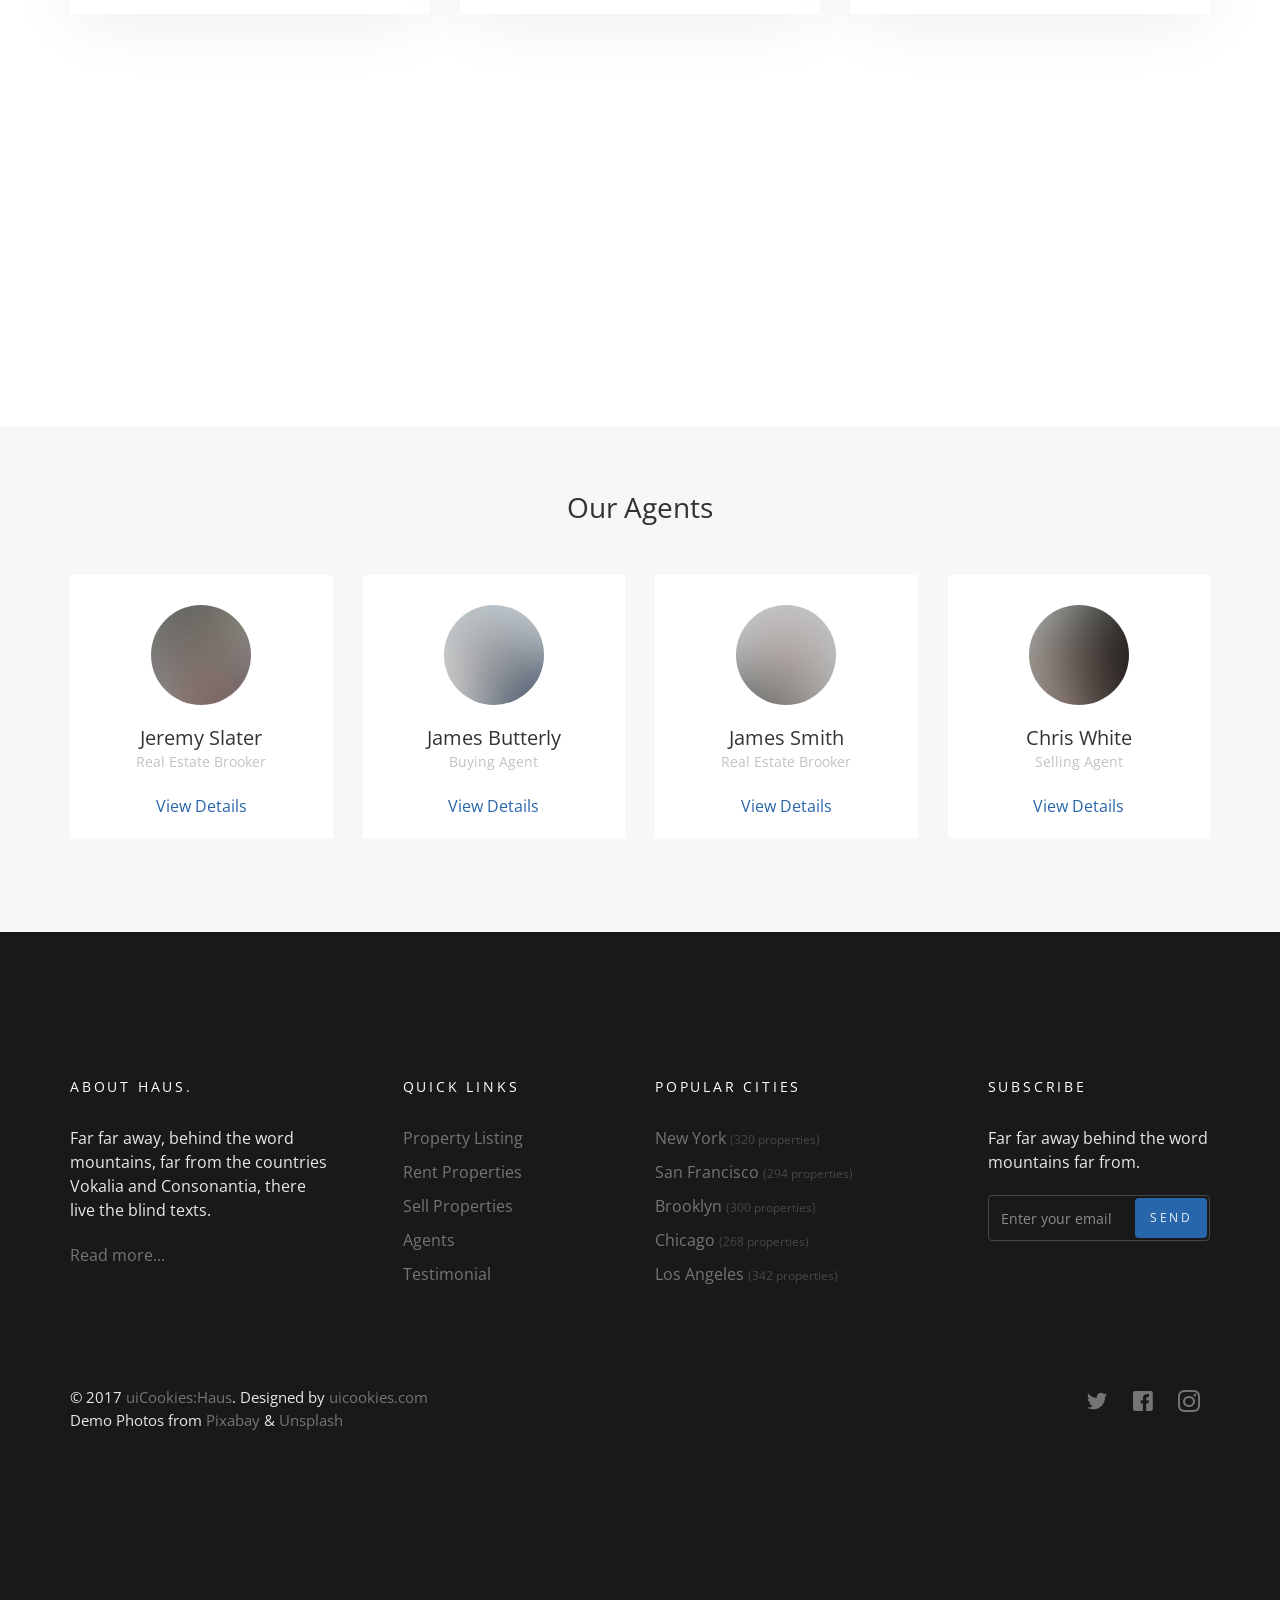
<file: perumahan/index.html>
<!DOCTYPE html>
<html lang="en">
  <head>
    <meta charset="utf-8">
    <meta name="viewport" content="width=device-width, initial-scale=1">
    <title>uiCookies:Haus &mdash; Free Bootstrap Theme, Free Responsive Bootstrap Website Template</title>
    <meta name="description" content="Free Bootstrap Theme by uicookies.com">
    <meta name="keywords" content="free website templates, free bootstrap themes, free template, free bootstrap, free website template">
    
    <link href="https://fonts.googleapis.com/css?family=Open+Sans:300,400" rel="stylesheet">
    <link rel="stylesheet" href="css/styles-merged.css">
    <link rel="stylesheet" href="css/style.min.css">
    <link rel="stylesheet" href="css/custom.css">

    <!--[if lt IE 9]>
      <script src="js/vendor/html5shiv.min.js"></script>
      <script src="js/vendor/respond.min.js"></script>
    <![endif]-->
  </head>
  <body>

  <!-- START: header -->
  
  <div class="probootstrap-loader"></div>

  <header role="banner" class="probootstrap-header">
    <div class="container">
        <a href="index.html" class="probootstrap-logo">Haus<span>.</span></a>
        
        <a href="#" class="probootstrap-burger-menu visible-xs" ><i>Menu</i></a>
        <div class="mobile-menu-overlay"></div>

        <nav role="navigation" class="probootstrap-nav hidden-xs">
          <ul class="probootstrap-main-nav">
            <li class="active"><a href="index.html">Home</a></li>
            <li><a href="properties.html">Properties</a></li>
            <li><a href="agents.html">Agents</a></li>
            <li><a href="about.html">About</a></li>
            <li><a href="contact.html">Contact</a></li>
          </ul>
          <div class="extra-text visible-xs"> 
            <a href="#" class="probootstrap-burger-menu"><i>Menu</i></a>
            <h5>Address</h5>
            <p>198 West 21th Street, Suite 721 New York NY 10016</p>
            <h5>Connect</h5>
            <ul class="social-buttons">
              <li><a href="#"><i class="icon-twitter"></i></a></li>
              <li><a href="#"><i class="icon-facebook2"></i></a></li>
              <li><a href="#"><i class="icon-instagram2"></i></a></li>
            </ul>
          </div>
        </nav>
    </div>
  </header>
  <!-- END: header -->
  <section class="probootstrap-slider flexslider">
    <div class="probootstrap-wrap-banner">
      <div class="container">
        <div class="row">
          <div class="col-md-8 col-md-offset-2">

            <div class="probootstrap-home-search probootstrap-animate">
              <form action="" method="post">
                <h2 class="heading">Search your next dream home here</h2>
                <div class="probootstrap-field-group">
                  <div class="probootstrap-fields">
                    
                    <div class="search-field">
                      <i class="icon-location2"></i>
                      <input type="text" class="form-control" placeholder="Enter address, ZIP code, Neighborhoods">
                    </div>
                    <div class="search-category">
                      <i class="icon-chevron-down"></i>
                      <select name="#" id="" class="form-control">
                        <option value="">For Rent</option>
                        <option value="">For Sale</option>
                      </select>
                    </div>
                  </div>
                  <button class="btn btn-success" type="submit"><i class="icon-magnifying-glass t2"></i> Start Search</button>
                </div>
              </form>
              <p class="mb0 text-left"><small>A free HTML5 template by <a href="https://uicookies.com/">uicookies.com</a> under license <a href="https://uicookies.com/license">Creative Commons 3.0</a></small> </p>
            </div>

          </div>
        </div>
      </div>
    </div>
    <ul class="slides">
      <li style="background-image: url(img/slider_1.jpg);" class="overlay"></li>
      <li style="background-image: url(img/slider_4.jpg);" class="overlay"></li>
      <li style="background-image: url(img/slider_2.jpg);" class="overlay"></li>
    </ul>
  </section>
  <!-- END: slider  -->

  <section class="probootstrap-section probootstrap-section-lighter">
    <div class="container">
      <div class="row">
        <div class="col-md-4">
          <div class="probootstrap-card text-center probootstrap-animate">
            <div class="probootstrap-card-media svg-sm colored">
              <img src="img/flaticon/svg/001-prize.svg" class="svg" alt="Free HTML5 Template by uicookies.com">
            </div>
            <div class="probootstrap-card-text">
              <h2 class="probootstrap-card-heading">Award Winning Brooker</h2>
              <p>Far far away, behind the word mountains, far from the countries Vokalia and Consonantia, there live the blind texts.</p>
              <p><a href="#">Find out more</a></p>
            </div>
          </div>
        </div>
        <div class="col-md-4">
          <div class="probootstrap-card text-center probootstrap-animate">
            <div class="probootstrap-card-media svg-sm colored">
              <img src="img/flaticon/svg/005-new.svg" class="svg" alt="Free HTML5 Template by uicookies.com">
            </div>
            <div class="probootstrap-card-text">
              <h2 class="probootstrap-card-heading">New Houses</h2>
              <p>Far far away, behind the word mountains, far from the countries Vokalia and Consonantia, there live the blind texts.</p>
              <p><a href="#">Find out more</a></p>
            </div>
          </div>
        </div>
        <div class="col-md-4">
          <div class="probootstrap-card text-center  probootstrap-animate">
            <div class="probootstrap-card-media svg-sm colored">
              <img src="img/flaticon/svg/006-coin.svg" class="svg" alt="Free HTML5 Template by uicookies.com">
            </div>
            <div class="probootstrap-card-text">
              <h2 class="probootstrap-card-heading">Affordable Houses</h2>
              <p>Far far away, behind the word mountains, far from the countries Vokalia and Consonantia, there live the blind texts.</p>
              <p><a href="#">Find out more</a></p>
            </div>
          </div>
        </div>
      </div>
    </div>
  </section>
  <!-- END: section -->

  <section class="probootstrap-section">
    <div class="container">
      <div class="row heading">
        <h2 class="mt0 mb50 text-center">Explore Our Neighborhoods</h2>
      </div>
      <div class="row probootstrap-gutter10">
        <div class="col-md-6 col-sm-6">
          <a href="#" class="probootstrap-hover-overlay">
            <img src="img/slider_2.jpg" alt="Free Bootstrap Template by uicookies.com" class="img-responsive">
            <div class="probootstrap-text-overlay">
              <h3>New York</h3>
              <p>430 Properties</p>
            </div>
          </a>
        </div>
        <div class="col-md-6 col-sm-6">
          <a href="#" class="probootstrap-hover-overlay">
            <img src="img/slider_1.jpg" alt="Free Bootstrap Template by uicookies.com" class="img-responsive">
            <div class="probootstrap-text-overlay">
              <h3>San Francisco</h3>
              <p>294 Properties</p>
            </div>
          </a>
        </div>
        <div class="clearfix visible-sm-block"></div>

        <div class="col-md-4 col-sm-6">
          <a href="#" class="probootstrap-hover-overlay">
            <img src="img/slider_3.jpg" alt="Free Bootstrap Template by uicookies.com" class="img-responsive">
            <div class="probootstrap-text-overlay">
              <h3>Brooklyn</h3>
              <p>300 Properties</p>
            </div>
          </a>
        </div>
        <div class="col-md-4 col-sm-6">
          <a href="#" class="probootstrap-hover-overlay">
            <img src="img/slider_4.jpg" alt="Free Bootstrap Template by uicookies.com" class="img-responsive">
            <div class="probootstrap-text-overlay">
              <h3>Chicago</h3>
              <p>268 Properties</p>
            </div>
          </a>
        </div>
        <div class="clearfix visible-sm-block"></div>
        <div class="col-md-4 col-sm-6">
          <a href="#" class="probootstrap-hover-overlay">
            <img src="img/slider_2.jpg" alt="Free Bootstrap Template by uicookies.com" class="img-responsive">
            <div class="probootstrap-text-overlay">
              <h3>Los Angeles</h3>
              <p>342 Properties</p>
            </div>
          </a>
        </div>

      </div>
    </div>
  </section>
  <!-- END: section -->

  <section class="probootstrap-section probootstrap-bg" style="background-image: url(img/slider_2.jpg);">
    <div class="container text-center probootstrap-animate" data-animate-effect="fadeIn">
      <h2 class="heading">Best Home &amp; Properties</h2>
      <p class="sub-heading">Far far away, behind the word mountains, far from the countries Vokalia and Consonantia, there live the blind texts.</p>
      <p><a href="#" class="btn btn-primary mb10">Find out more</a></p>
    </div>
  </section>
  <!-- END: section -->

  <section class="probootstrap-section probootstrap-section-lighter">
    <div class="container">
      <div class="row heading">
        <h2 class="mt0 mb50 text-center">Featured Listing</h2>
      </div>
      <div class="row">
        <div class="col-md-4 col-sm-6">
          <div class="probootstrap-card probootstrap-listing">
            <div class="probootstrap-card-media">
              <img src="img/slider_1.jpg" class="img-responsive" alt="Free HTML5 Template by uicookies.com">
              <a href="#" class="probootstrap-love"><i class="icon-heart"></i></a>
            </div>
            <div class="probootstrap-card-text">
              <h2 class="probootstrap-card-heading"><a href="#">3 Bed Room Property for Sale</a></h2>
              <div class="probootstrap-listing-location">
                <i class="icon-location2"></i> <span>360 W Wellington Chicago, IL 60657</span>
              </div>
              <div class="probootstrap-listing-category for-sale"><span>for sale</span></div>
              <div class="probootstrap-listing-price"><strong>$ 1,121,000</strong> / month</div>
            </div>
            <div class="probootstrap-card-extra">
              <ul>
                <li>
                  Area
                  <span>2400 m2</span>
                </li>
                <li>
                  Beds
                  <span>3</span>
                </li>
                <li>
                  Baths
                  <span>2</span>
                </li>
                <li>
                  Garages
                  <span>1</span>
                </li>
              </ul>
            </div>
          </div>
          <!-- END listing -->
        </div>
        <div class="col-md-4 col-sm-6">
          <div class="probootstrap-card probootstrap-listing">
            <div class="probootstrap-card-media">
              <img src="img/slider_2.jpg" class="img-responsive" alt="Free HTML5 Template by uicookies.com">
              <a href="#" class="probootstrap-love"><i class="icon-heart"></i></a>
            </div>
            <div class="probootstrap-card-text">
              <h2 class="probootstrap-card-heading"><a href="#">3 Bed Room Property for Sale</a></h2>
              <div class="probootstrap-listing-location">
                <i class="icon-location2"></i> <span>360 W Wellington Chicago, IL 60657</span>
              </div>
              <div class="probootstrap-listing-category for-sale"><span>for sale</span></div>
              <div class="probootstrap-listing-price"><strong>$ 250,000</strong> / month</div>
            </div>
            <div class="probootstrap-card-extra">
              <ul>
                <li>
                  Area
                  <span>2400 m2</span>
                </li>
                <li>
                  Beds
                  <span>3</span>
                </li>
                <li>
                  Baths
                  <span>2</span>
                </li>
                <li>
                  Garages
                  <span>1</span>
                </li>
              </ul>
            </div>
          </div>
          <!-- END listing -->
        </div>
        <div class="clearfix visible-sm-block"></div>
        <div class="col-md-4 col-sm-6">
          <div class="probootstrap-card probootstrap-listing">
            <div class="probootstrap-card-media">
              <img src="img/slider_3.jpg" class="img-responsive" alt="Free HTML5 Template by uicookies.com">
              <a href="#" class="probootstrap-love"><i class="icon-heart"></i></a>
            </div>
            <div class="probootstrap-card-text">
              <h2 class="probootstrap-card-heading"><a href="#">3 Bed Room Property for Sale</a></h2>
              <div class="probootstrap-listing-location">
                <i class="icon-location2"></i> <span>360 W Wellington Chicago, IL 60657</span>
              </div>
              <div class="probootstrap-listing-category for-rent"><span>for rent</span></div>
              <div class="probootstrap-listing-price"><strong>$ 60,000</strong> / month</div>
            </div>
            <div class="probootstrap-card-extra">
              <ul>
                <li>
                  Area
                  <span>2400 m2</span>
                </li>
                <li>
                  Beds
                  <span>3</span>
                </li>
                <li>
                  Baths
                  <span>2</span>
                </li>
                <li>
                  Garages
                  <span>1</span>
                </li>
              </ul>
            </div>
          </div>
          <!-- END listing -->
        </div>
        <div class="col-md-4 col-sm-6">
          <div class="probootstrap-card probootstrap-listing">
            <div class="probootstrap-card-media">
              <img src="img/slider_4.jpg" class="img-responsive" alt="Free HTML5 Template by uicookies.com">
              <a href="#" class="probootstrap-love"><i class="icon-heart"></i></a>
            </div>
            <div class="probootstrap-card-text">
              <h2 class="probootstrap-card-heading"><a href="#">3 Bed Room Property for Sale</a></h2>
              <div class="probootstrap-listing-location">
                <i class="icon-location2"></i> <span>360 W Wellington Chicago, IL 60657</span>
              </div>
              <div class="probootstrap-listing-category for-sale"><span>for sale</span></div>
              <div class="probootstrap-listing-price"><strong>$ 125,000</strong> / month</div>
            </div>
            <div class="probootstrap-card-extra">
              <ul>
                <li>
                  Area
                  <span>2400 m2</span>
                </li>
                <li>
                  Beds
                  <span>3</span>
                </li>
                <li>
                  Baths
                  <span>2</span>
                </li>
                <li>
                  Garages
                  <span>1</span>
                </li>
              </ul>
            </div>
          </div>
          <!-- END listing -->
        </div>
        <div class="clearfix visible-sm-block"></div>
        <div class="col-md-4 col-sm-6">
          <div class="probootstrap-card probootstrap-listing">
            <div class="probootstrap-card-media">
              <img src="img/slider_2.jpg" class="img-responsive" alt="Free HTML5 Template by uicookies.com">
              <a href="#" class="probootstrap-love"><i class="icon-heart"></i></a>
            </div>
            <div class="probootstrap-card-text">
              <h2 class="probootstrap-card-heading"><a href="#">3 Bed Room Property for Sale</a></h2>
              <div class="probootstrap-listing-location">
                <i class="icon-location2"></i> <span>360 W Wellington Chicago, IL 60657</span>
              </div>
              <div class="probootstrap-listing-category for-sale"><span>for sale</span></div>
              <div class="probootstrap-listing-price"><strong>$ 125,000</strong> / month</div>
            </div>
            <div class="probootstrap-card-extra">
              <ul>
                <li>
                  Area
                  <span>2400 m2</span>
                </li>
                <li>
                  Beds
                  <span>3</span>
                </li>
                <li>
                  Baths
                  <span>2</span>
                </li>
                <li>
                  Garages
                  <span>1</span>
                </li>
              </ul>
            </div>
          </div>
          <!-- END listing -->
        </div>
        <div class="col-md-4 col-sm-6">
          <div class="probootstrap-card probootstrap-listing">
            <div class="probootstrap-card-media">
              <img src="img/slider_1.jpg" class="img-responsive" alt="Free HTML5 Template by uicookies.com">
              <a href="#" class="probootstrap-love"><i class="icon-heart"></i></a>
            </div>
            <div class="probootstrap-card-text">
              <h2 class="probootstrap-card-heading"><a href="#">3 Bed Room Property for Sale</a></h2>
              <div class="probootstrap-listing-location">
                <i class="icon-location2"></i> <span>360 W Wellington Chicago, IL 60657</span>
              </div>
              <div class="probootstrap-listing-category for-sale"><span>for sale</span></div>
              <div class="probootstrap-listing-price"><strong>$ 125,000</strong> / month</div>
            </div>
            <div class="probootstrap-card-extra">
              <ul>
                <li>
                  Area
                  <span>2400 m2</span>
                </li>
                <li>
                  Beds
                  <span>3</span>
                </li>
                <li>
                  Baths
                  <span>2</span>
                </li>
                <li>
                  Garages
                  <span>1</span>
                </li>
              </ul>
            </div>
          </div>
          <!-- END listing -->
        </div>
      </div>
    </div>
  </section>

  <section class="probootstrap-half reverse">
    <div class="image-wrap">
      <div class="image" style="background-image: url(img/slider_5.jpg);"></div>
    </div>
    <div class="text">
      <p class="mb10 subtitle">Why Choose Us</p>
      <h3 class="mt0 mb40">You Will Love Our Services</h3>
      <p>Far far away, behind the word mountains, far from the countries Vokalia and Consonantia, there live the blind texts. Separated they live in Bookmarksgrove right at the coast of the Semantics, a large language ocean.</p>
      <p class="mb50">A small river named Duden flows by their place and supplies it with the necessary regelialia. It is a paradisematic country, in which roasted parts of sentences fly into your mouth.</p>
      <p><a href="#" class="btn btn-primary mb10">Find out more</a></p>
    </div>
  </section>

  <section class="probootstrap-section">
    <div class="container">
      <div class="row heading">
        <h2 class="mt0 mb50 text-center">Our Services</h2>
      </div>
      <div class="row">
        <div class="col-lg-4 col-md-4 col-sm-6 col-xs-12 probootstrap-animate">
          <div class="service text-center">
            <div class="icon"><i class="icon-list2"></i></div>
            <h2 class="heading">Property Listing</h2>
            <p>Far far away, behind the word mountains, far from the countries Vokalia and Consonantia, there live the blind texts.</p>
          </div>
        </div>
        <div class="col-lg-4 col-md-4 col-sm-6 col-xs-12 probootstrap-animate">
          <div class="service text-center">
            <div class="icon"><i class="icon-power-cord"></i></div>
            <h2 class="heading">Property Management</h2>
            <p>Far far away, behind the word mountains, far from the countries Vokalia and Consonantia, there live the blind texts.</p>
          </div>
        </div>
        <div class="clearfix visible-sm-block"></div>
        <div class="col-lg-4 col-md-4 col-sm-6 col-xs-12 probootstrap-animate">
          <div class="service text-center">
            <div class="icon"><i class="icon-price-tag2"></i></div>
            <h2 class="heading">Renting Properties</h2>
            <p>Far far away, behind the word mountains, far from the countries Vokalia and Consonantia, there live the blind texts.</p>
          </div>
        </div>
        <div class="clearfix visible-lg-block visible-md-block"></div>
        <div class="col-lg-4 col-md-4 col-sm-6 col-xs-12 probootstrap-animate">
          <div class="service text-center">
            <div class="icon"><i class="icon-direction"></i></div>
            <h2 class="heading">Selling Properties</h2>
            <p>Far far away, behind the word mountains, far from the countries Vokalia and Consonantia, there live the blind texts.</p>
          </div>
        </div>
        <div class="clearfix visible-sm-block"></div>
        <div class="col-lg-4 col-md-4 col-sm-6 col-xs-12 probootstrap-animate">
          <div class="service text-center">
            <div class="icon"><i class="icon-home3"></i></div>
            <h2 class="heading">Brook A Property</h2>
            <p>Far far away, behind the word mountains, far from the countries Vokalia and Consonantia, there live the blind texts.</p>
          </div>
        </div>
        <div class="col-lg-4 col-md-4 col-sm-6 col-xs-12 probootstrap-animate">
          <div class="service text-center">
            <div class="icon"><i class="icon-magnifying-glass"></i></div>
            <h2 class="heading">Search Property</h2>
            <p>Far far away, behind the word mountains, far from the countries Vokalia and Consonantia, there live the blind texts.</p>
          </div>
        </div>
        <div class="clearfix visible-lg-block visible-md-block"></div>
      </div>
    </div>
  </section>

  <!-- END: section -->

  <section class="probootstrap-section probootstrap-section-lighter">
    <div class="container">
      <div class="row heading">
        <h2 class="mt0 mb50 text-center">Our Agents</h2>
      </div>
      <div class="row">
        <div class="col-md-3">
          <div class="probootstrap-card probootstrap-person text-left">
            <div class="probootstrap-card-media">
              <img src="img/person_1.jpg" class="img-responsive" alt="Free HTML5 Template by uicookies.com">
            </div>
            <div class="probootstrap-card-text">
              <h2 class="probootstrap-card-heading mb0">Jeremy Slater</h2>
              <p><small>Real Estate Brooker</small></p>
              <p><a href="#">View Details</a></p>
            </div>
          </div>
        </div>
        <div class="col-md-3">
          <div class="probootstrap-card probootstrap-person text-left">
            <div class="probootstrap-card-media">
              <img src="img/person_2.jpg" class="img-responsive" alt="Free HTML5 Template by uicookies.com">
            </div>
            <div class="probootstrap-card-text">
              <h2 class="probootstrap-card-heading mb0">James Butterly</h2>
              <p><small>Buying Agent</small></p>
              <p><a href="#">View Details</a></p>
            </div>
          </div>
        </div>
        <div class="col-md-3">
          <div class="probootstrap-card probootstrap-person text-left">
            <div class="probootstrap-card-media">
              <img src="img/person_3.jpg" class="img-responsive" alt="Free HTML5 Template by uicookies.com">
            </div>
            <div class="probootstrap-card-text">
              <h2 class="probootstrap-card-heading mb0">James Smith</h2>
              <p><small>Real Estate Brooker</small></p>
              <p><a href="#">View Details</a></p>
            </div>
          </div>
        </div>
        <div class="col-md-3">
          <div class="probootstrap-card probootstrap-person text-left">
            <div class="probootstrap-card-media">
              <img src="img/person_4.jpg" class="img-responsive" alt="Free HTML5 Template by uicookies.com">
            </div>
            <div class="probootstrap-card-text">
              <h2 class="probootstrap-card-heading mb0">Chris White</h2>
              <p><small>Selling Agent</small></p>
              <p><a href="#">View Details</a></p>
            </div>
          </div>
        </div>
      </div>
    </div>
  </section>

  <footer class="probootstrap-footer probootstrap-bg" style="background-image: url(img/slider_3.jpg)">
    <div class="container">
      <div class="row mb60">
        <div class="col-md-3">
          <div class="probootstrap-footer-widget">
            <h4 class="heading">About Haus.</h4>
            <p>Far far away, behind the word mountains, far from the countries Vokalia and Consonantia, there live the blind texts. </p>
            <p><a href="#">Read more...</a></p>
          </div> 
        </div>
        <div class="col-md-3">
          <div class="probootstrap-footer-widget probootstrap-link-wrap">
            <h4 class="heading">Quick Links</h4>
            <ul class="stack-link">
              <li><a href="#">Property Listing</a></li>
              <li><a href="#">Rent Properties</a></li>
              <li><a href="#">Sell Properties</a></li>
              <li><a href="#">Agents</a></li>
              <li><a href="#">Testimonial</a></li>
            </ul>
          </div>
        </div>
        <div class="col-md-3">
          <div class="probootstrap-footer-widget">
            <h4 class="heading">Popular Cities</h4>
            <ul class="stack-link">
              <li><a href="#">New York <small>(320 properties)</small></a></li>
              <li><a href="#">San Francisco <small>(294 properties)</small></a></li>
              <li><a href="#">Brooklyn <small>(300 properties)</small></a></li>
              <li><a href="#">Chicago <small>(268 properties)</small></a></li>
              <li><a href="#">Los Angeles <small>(342 properties)</small></a></li>
            </ul>
          </div> 
        </div>
        <div class="col-md-3">
          <div class="probootstrap-footer-widget probootstrap-link-wrap">
            <h4 class="heading">Subscribe</h4>
            <p>Far far away behind the word mountains far from.</p>
            <form action="#">
              <div class="form-field">
                <input type="text" class="form-control" placeholder="Enter your email">
                <button class="btn btn-subscribe">Send</button>
              </div>
            </form>
          </div>
        </div>
      </div>
      <div class="row copyright">
        <div class="col-md-6">
          <div class="probootstrap-footer-widget">
            <p>&copy; 2017 <a href="https://uicookies.com/">uiCookies:Haus</a>. Designed by <a href="https://uicookies.com/">uicookies.com</a> <br> Demo Photos from <a href="https://pixabay.com/">Pixabay</a> &amp; <a href="https://unsplash.com/">Unsplash</a></p>
          </div>
        </div>
        <div class="col-md-6">
          <div class="probootstrap-footer-widget right">
            <ul class="probootstrap-footer-social">
              <li><a href="#"><i class="icon-twitter"></i></a></li>
              <li><a href="#"><i class="icon-facebook"></i></a></li>
              <li><a href="#"><i class="icon-instagram2"></i></a></li>
            </ul>
          </div>
        </div>
      </div>
    </div>
  </footer>

  <div class="gototop js-top">
    <a href="#" class="js-gotop"><i class="icon-chevron-thin-up"></i></a>
  </div>
  

  <script src="js/scripts.min.js"></script>
  <script src="js/main.min.js"></script>
  <script src="js/custom.js"></script>

  </body>
</html>
</file>
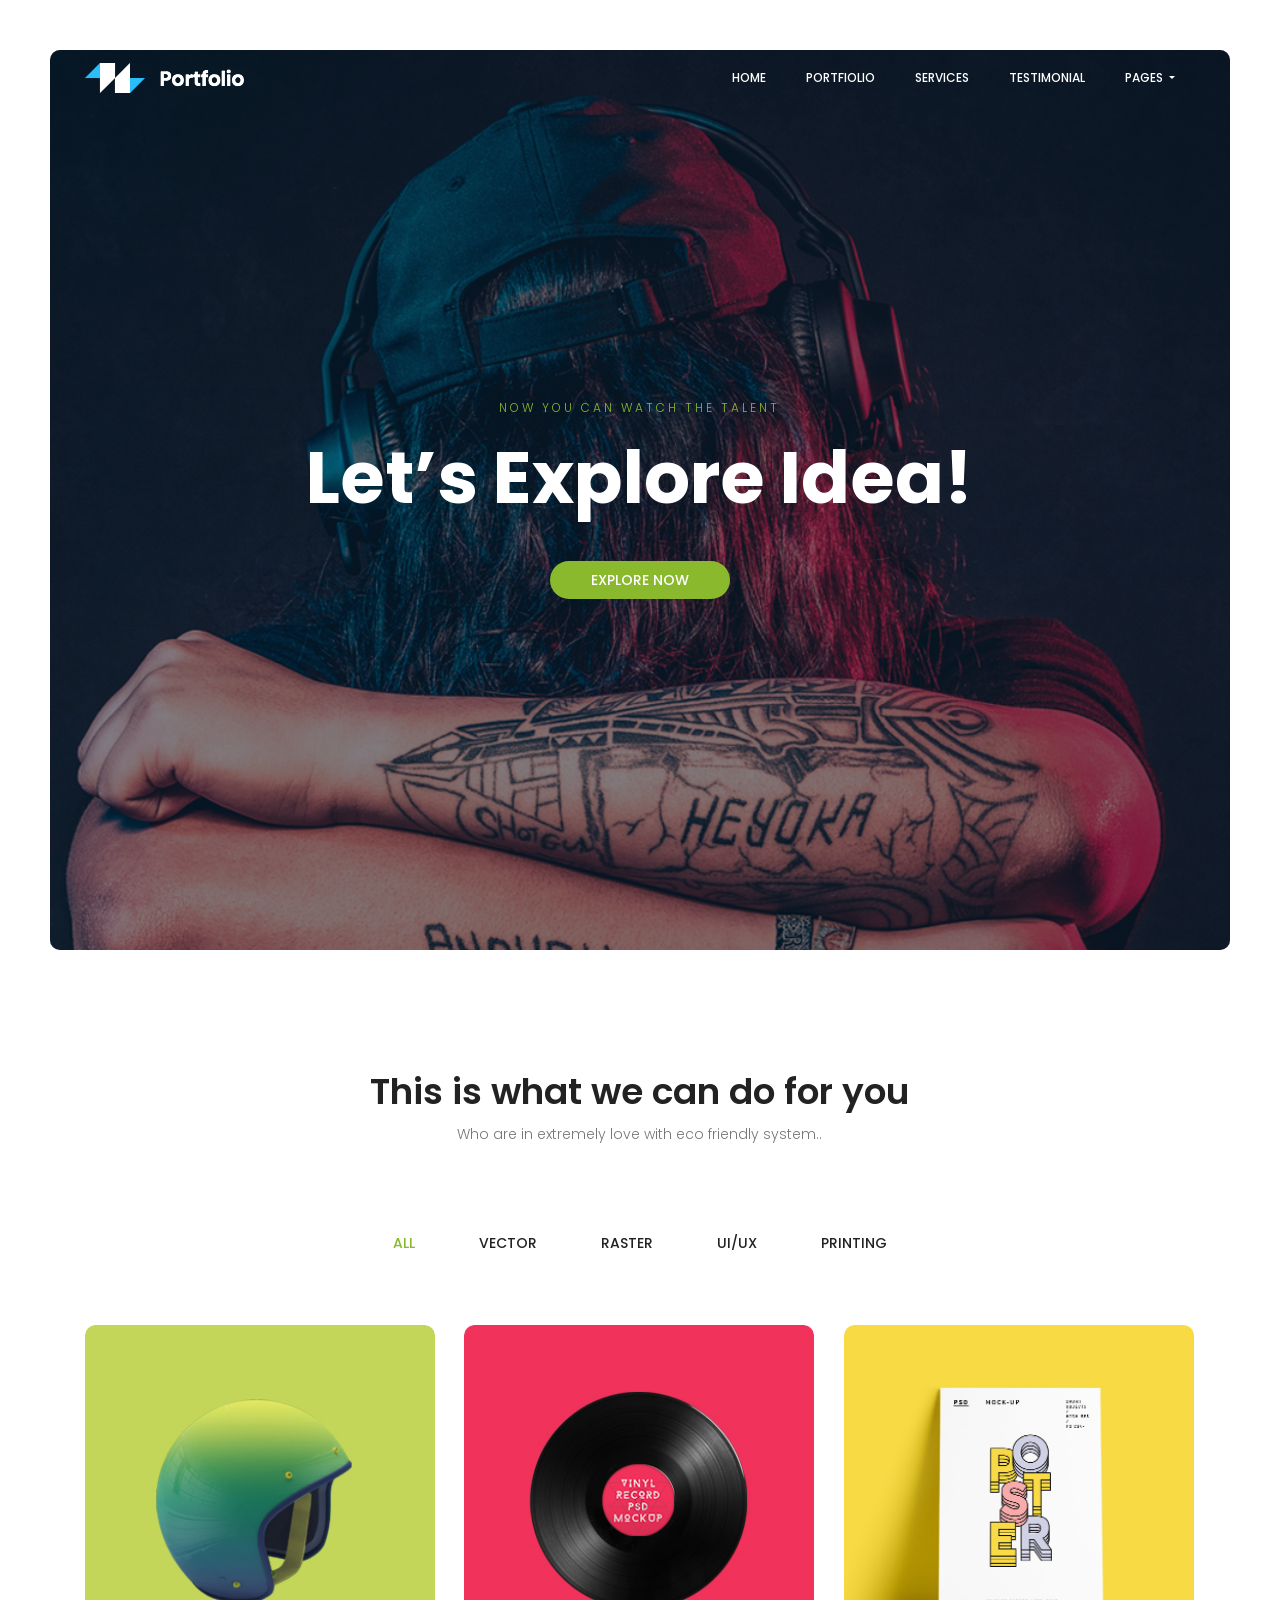
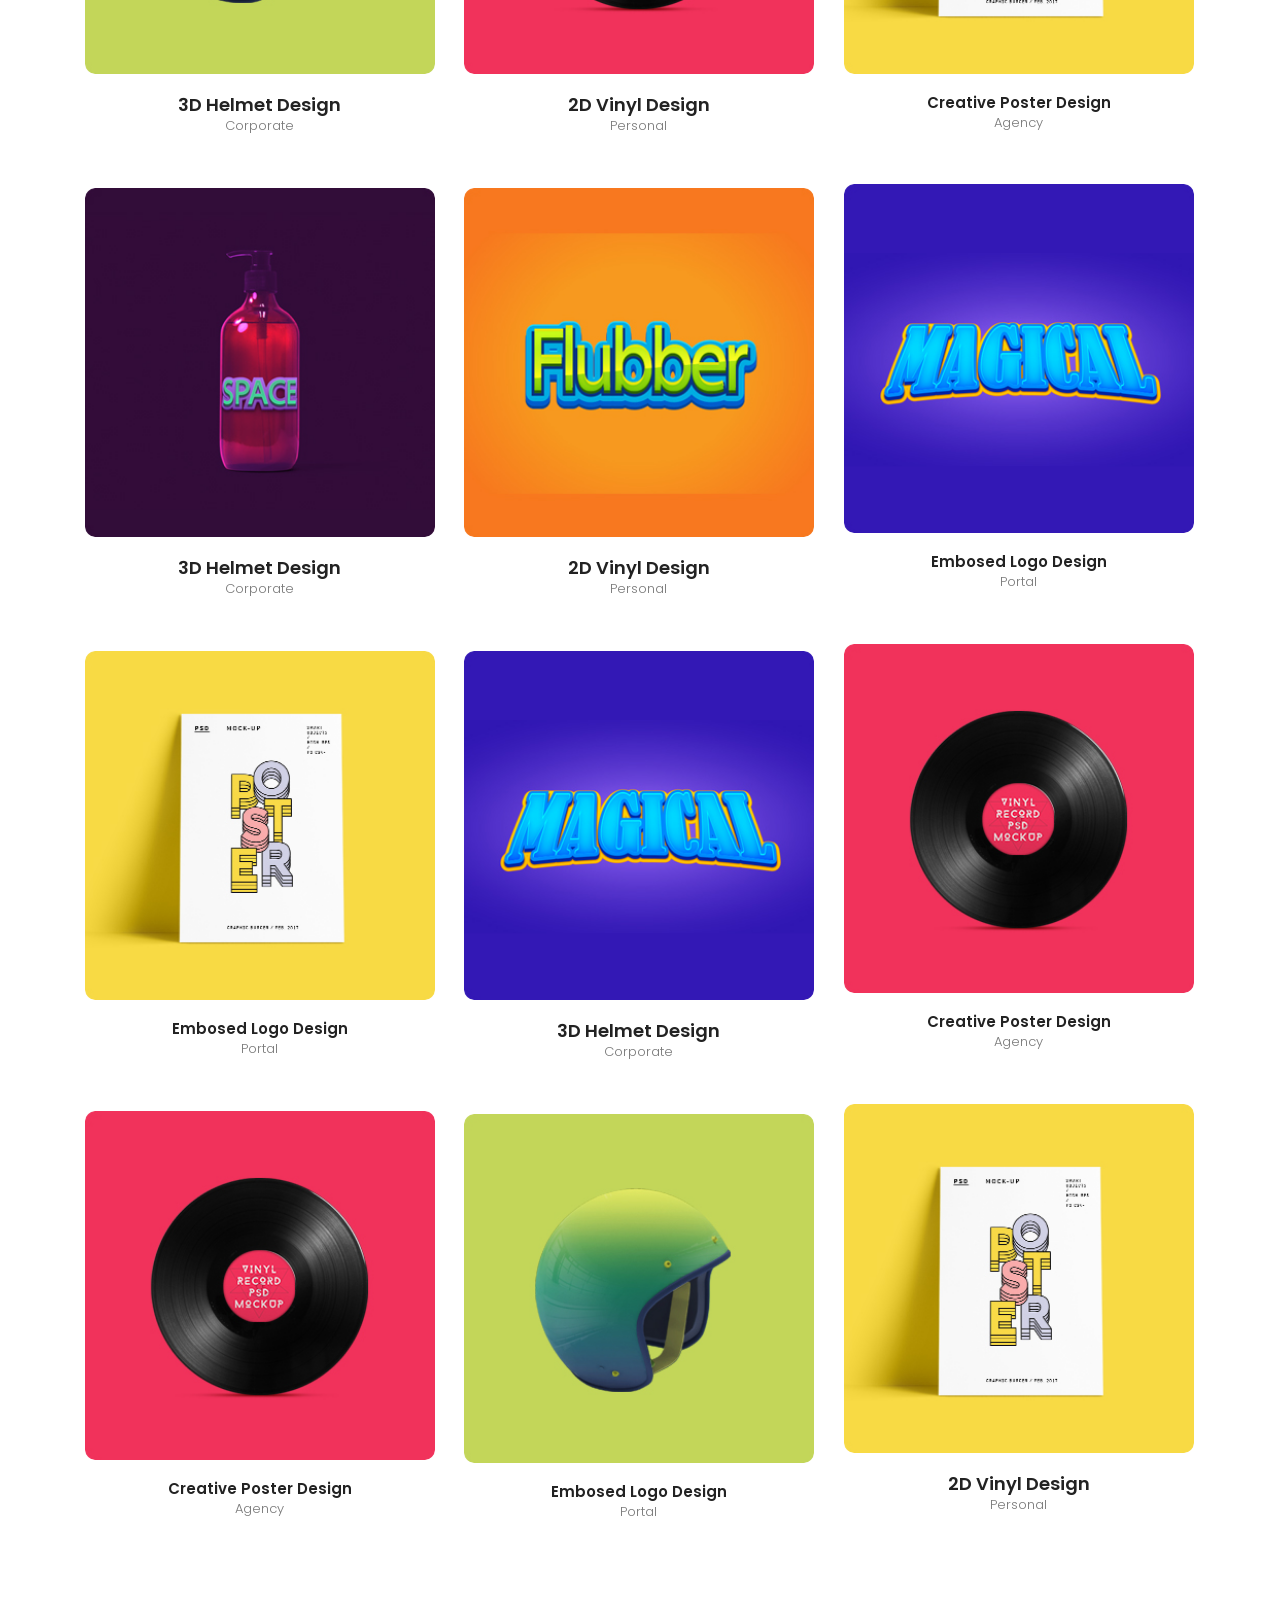
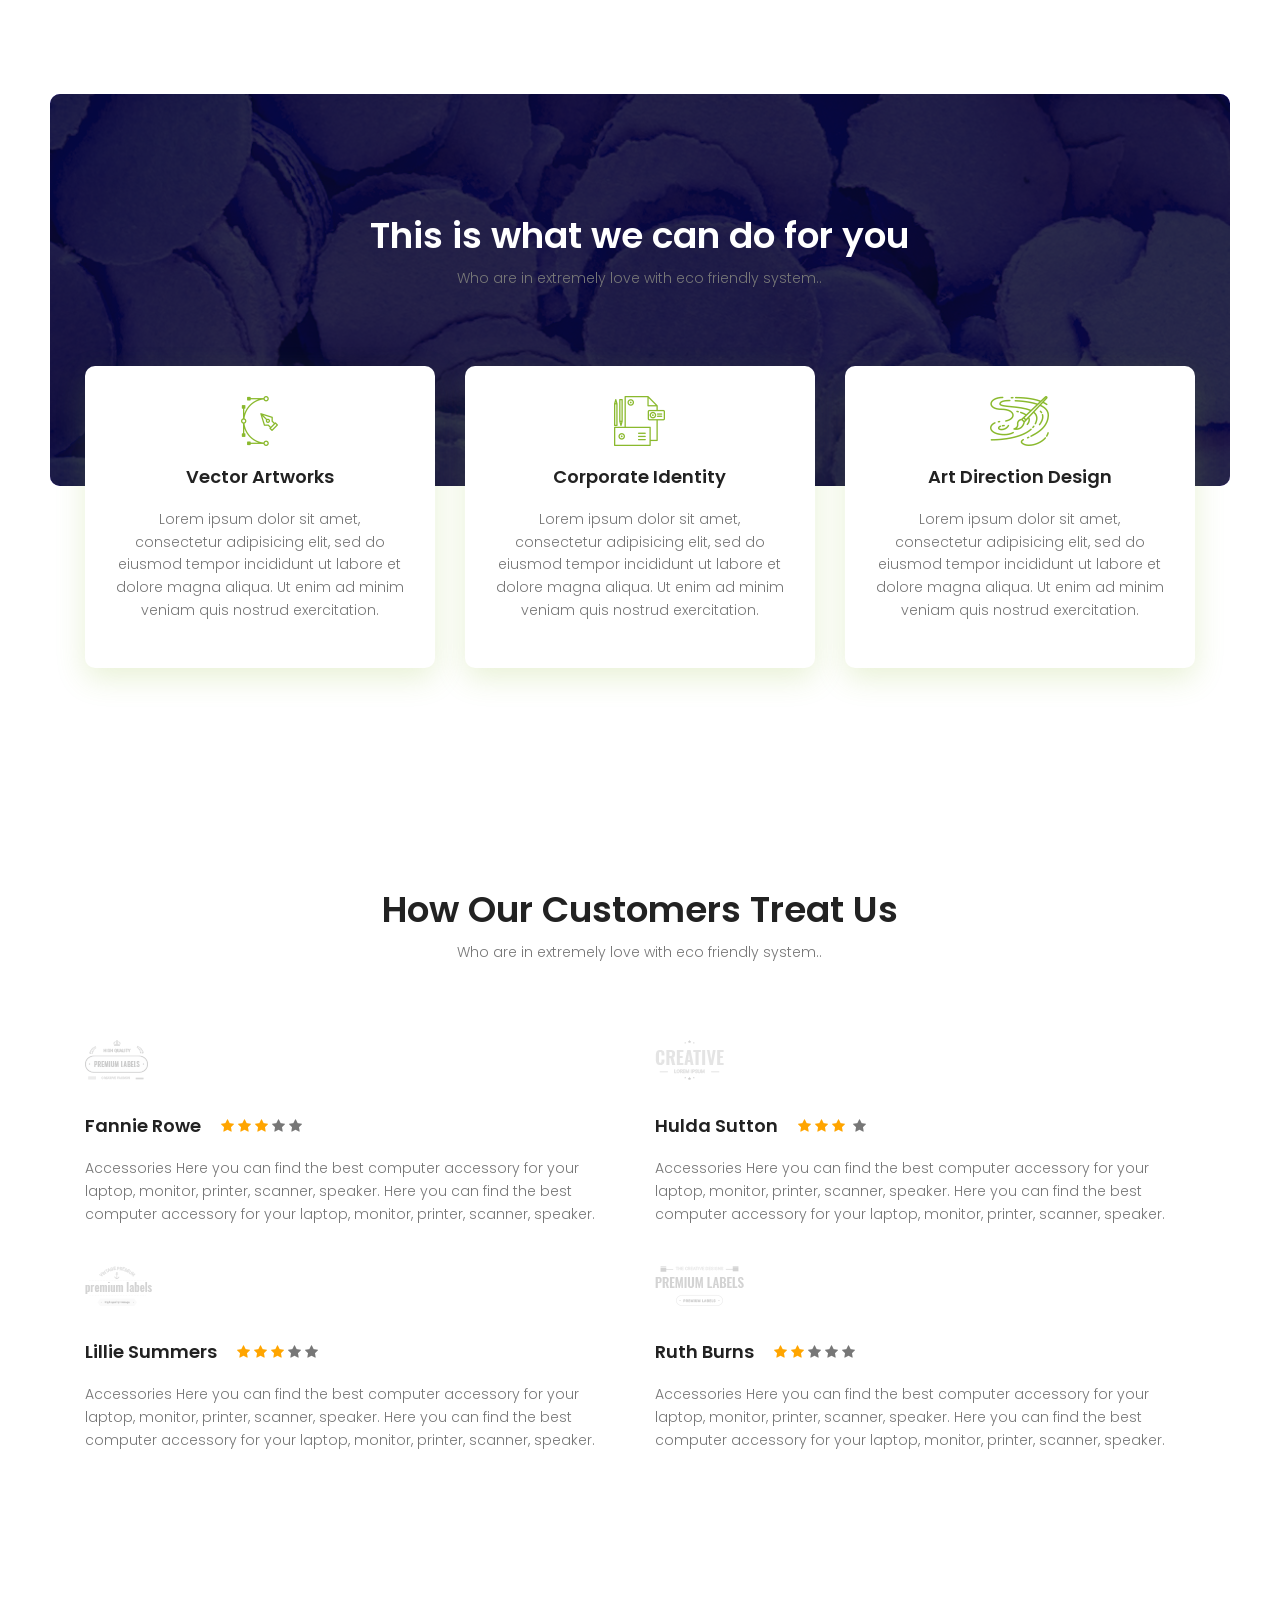
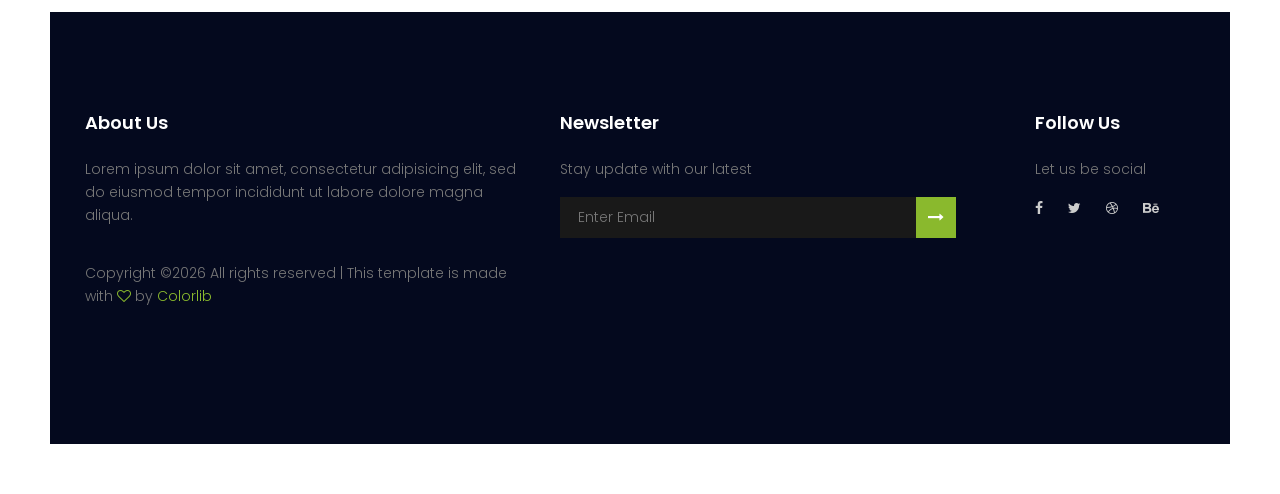
<file: portfolio/index.html>
<!DOCTYPE html>
	<html lang="zxx" class="no-js">
	<head>
		<!-- Mobile Specific Meta -->
		<meta name="viewport" content="width=device-width, initial-scale=1, shrink-to-fit=no">
		<!-- Favicon-->
		<link rel="shortcut icon" href="img/fav.png">
		<!-- Author Meta -->
		<meta name="author" content="codepixer">
		<!-- Meta Description -->
		<meta name="description" content="">
		<!-- Meta Keyword -->
		<meta name="keywords" content="">
		<!-- meta character set -->
		<meta charset="UTF-8">
		<!-- Site Title -->
		<title>Portfolio</title>

		<link href="https://fonts.googleapis.com/css?family=Poppins:100,200,400,300,500,600,700" rel="stylesheet"> 
			<!--
			CSS
			============================================= -->
			<link rel="stylesheet" href="css/linearicons.css">
			<link rel="stylesheet" href="css/font-awesome.min.css">
			<link rel="stylesheet" href="css/bootstrap.css">
			<link rel="stylesheet" href="css/magnific-popup.css">
			<link rel="stylesheet" href="css/nice-select.css">					
			<link rel="stylesheet" href="css/animate.min.css">
			<link rel="stylesheet" href="css/owl.carousel.css">
			<link rel="stylesheet" href="css/main.css">
		</head>
		<body>
			<div class="protfolio-wrap">

			<!-- Start Header Area -->
			<header class="default-header">
				<nav class="navbar navbar-expand-lg  navbar-light">
					<div class="container">
						  <a class="navbar-brand" href="index.html">
						  	<img src="img/logo.png" alt="">
						  </a>
						  <button class="navbar-toggler" type="button" data-toggle="collapse" data-target="#navbarSupportedContent" aria-controls="navbarSupportedContent" aria-expanded="false" aria-label="Toggle navigation">
						    <span class="text-white lnr lnr-menu"></span>
						  </button>

						  <div class="collapse navbar-collapse justify-content-end align-items-center" id="navbarSupportedContent">
						    <ul class="navbar-nav">
								<li><a href="#home">Home</a></li>
								<li><a href="#portfolio">Portfiolio</a></li>
								<li><a href="#service">Services</a></li>
								<li><a href="#testimonial">Testimonial</a></li>
							   <!-- Dropdown -->
							    <li class="dropdown">
							      <a class="dropdown-toggle" href="#" id="navbardrop" data-toggle="dropdown">
							        Pages
							      </a>
							      <div class="dropdown-menu">
							        <a class="dropdown-item" href="generic.html">Generic</a>
							        <a class="dropdown-item" href="elements.html">Elements</a>
							      </div>
							    </li>	
						    </ul>
						  </div>						
					</div>
				</nav>
			</header>
			<!-- End Header Area -->	
				<!-- start banner Area -->
				<section class="banner-area relative" id="home">	
					<div class="overlay overlay-bg"></div>
					<div class="container">
						<div class="row fullscreen d-flex align-items-center justify-content-center">
							<div class="banner-content col-lg-10">
								<h5 class="text-uppercase">Now you can watch the Talent</h5>
								<h1>
									Let’s Explore Idea!				
								</h1>
								<a href="#" class="primary-btn text-uppercase">Explore Now</a>
							</div>											
						</div>
					</div>
				</section>
				<!-- End banner Area -->	
				
				<!-- Start portfolio-area Area -->	
				<section class="portfolio-area section-gap" id="portfolio">
				  <div class="container">
						<div class="row d-flex justify-content-center">
							<div class="menu-content col-lg-10">
								<div class="title text-center">
									<h1 class="mb-10">This is what we can do for you</h1>
									<p>Who are in extremely love with eco friendly system..</p>
								</div>
							</div>
						</div>
				    
				    <div class="filters">
				      <ul>
				        <li class="active" data-filter="*">All</li>
				        <li data-filter=".corporate">Vector</li>
				        <li data-filter=".personal">Raster</li>
				        <li data-filter=".agency">UI/UX</li>
				        <li data-filter=".portal">Printing</li>
				      </ul>
				    </div>
				    
				    <div class="filters-content">
				      <div class="row grid">
				        <div class="single-portfolio col-sm-4 all corporate">
				          <div class="item">
				            <img src="img/p1.jpg" alt="Work 1">
				            <div class="p-inner">
				              <h4>3D Helmet Design</h4>
				              <div class="cat">Corporate</div>
				            </div>
				          </div>
				        </div>
				        <div class="single-portfolio col-sm-4 all personal">
				          <div class="item">
				            <img src="img/p2.jpg" alt="Work 1">
				            <div class="p-inner">
				              <h4>2D Vinyl Design</h4>
				              <div class="cat">Personal</div>
				            </div>
				          </div>
				        </div>
				        <div class="single-portfolio col-sm-4 all agency">
				          <div class="item">
				            <img src="img/p3.jpg" alt="Work 1">
				            <div class="p-inner">
				              <h5>Creative Poster Design</h5>
				              <div class="cat">Agency</div>
				            </div>
				          </div>
				        </div>
				        <div class="single-portfolio col-sm-4 all portal">
				          <div class="item">
				            <img src="img/p4.jpg" alt="Work 1">
				            <div class="p-inner">
				              <h5>Embosed Logo Design</h5>
				              <div class="cat">Portal</div>
				            </div>
				          </div>
				        </div>

				        <div class="single-portfolio col-sm-4 all corporate">
				          <div class="item">
				            <img src="img/p5.jpg" alt="Work 1">
				            <div class="p-inner">
				              <h4>3D Helmet Design</h4>
				              <div class="cat">Corporate</div>
				            </div>
				          </div>
				        </div>
				        <div class="single-portfolio col-sm-4 all personal">
				          <div class="item">
				            <img src="img/p6.jpg" alt="Work 1">
				            <div class="p-inner">
				              <h4>2D Vinyl Design</h4>
				              <div class="cat">Personal</div>
				            </div>
				          </div>
				        </div>
				        <div class="single-portfolio col-sm-4 all agency">
				          <div class="item">
				            <img src="img/p2.jpg" alt="Work 1">
				            <div class="p-inner">
				              <h5>Creative Poster Design</h5>
				              <div class="cat">Agency</div>
				            </div>
				          </div>
				        </div>
				        <div class="single-portfolio col-sm-4 all portal">
				          <div class="item">
				            <img src="img/p3.jpg" alt="Work 1">
				            <div class="p-inner">
				              <h5>Embosed Logo Design</h5>
				              <div class="cat">Portal</div>
				            </div>
				          </div>
				        </div>		
				        <div class="single-portfolio col-sm-4 all corporate">
				          <div class="item">
				            <img src="img/p4.jpg" alt="Work 1">
				            <div class="p-inner">
				              <h4>3D Helmet Design</h4>
				              <div class="cat">Corporate</div>
				            </div>
				          </div>
				        </div>
				        <div class="single-portfolio col-sm-4 all personal">
				          <div class="item">
				            <img src="img/p3.jpg" alt="Work 1">
				            <div class="p-inner">
				              <h4>2D Vinyl Design</h4>
				              <div class="cat">Personal</div>
				            </div>
				          </div>
				        </div>
				        <div class="single-portfolio col-sm-4 all agency">
				          <div class="item">
				            <img src="img/p2.jpg" alt="Work 1">
				            <div class="p-inner">
				              <h5>Creative Poster Design</h5>
				              <div class="cat">Agency</div>
				            </div>
				          </div>
				        </div>
				        <div class="single-portfolio col-sm-4 all portal">
				          <div class="item">
				            <img src="img/p1.jpg" alt="Work 1">
				            <div class="p-inner">
				              <h5>Embosed Logo Design</h5>
				              <div class="cat">Portal</div>
				            </div>
				          </div>
				        </div>					        		        
				        
				      </div>
				    </div>
				    
				  </div>
				</section>
				<!-- End portfolio-area Area -->	

				
				<!-- Start service Area -->
				<section class="service-area section-gap relative" id="service">
					<div class="overlay overlay-bg"></div>	
					<div class="container">
						<div class="row d-flex justify-content-center">
							<div class="menu-content pb-60 col-lg-10">
								<div class="title text-center">
									<h1 class="mb-10 text-white">This is what we can do for you</h1>
									<p>Who are in extremely love with eco friendly system..</p>
								</div>
							</div>
						</div>	
					</div>	
				</section>
				<!-- End service Area -->
				
				<!-- Start services Area -->
				<section class="services-area pb-100" >
					<div class="container">
						<div class="row">
							<div class="col-lg-4">
								<div class="single-service">
									<img class="img-fluid" src="img/s1.png" alt="">
									<h4>Vector Artworks</h4>
									<p>
										Lorem ipsum dolor sit amet, consectetur adipisicing elit, sed do eiusmod tempor incididunt ut labore et dolore magna aliqua. Ut enim ad minim veniam quis nostrud exercitation.
									</p>
								</div>
							</div>
							<div class="col-lg-4">
								<div class="single-service">
									<img class="img-fluid" src="img/s2.png" alt="">
									<h4>Corporate Identity</h4>
									<p>
										Lorem ipsum dolor sit amet, consectetur adipisicing elit, sed do eiusmod tempor incididunt ut labore et dolore magna aliqua. Ut enim ad minim veniam quis nostrud exercitation.
									</p>
								</div>
							</div>
							<div class="col-lg-4">
								<div class="single-service">
									<img class="img-fluid" src="img/s3.png" alt="">
									<h4>Art Direction Design</h4>
									<p>
										Lorem ipsum dolor sit amet, consectetur adipisicing elit, sed do eiusmod tempor incididunt ut labore et dolore magna aliqua. Ut enim ad minim veniam quis nostrud exercitation.
									</p>
								</div>
							</div>														
						</div>
					</div>	
				</section>
				<!-- End services Area -->
				
				<!-- Start review Area -->
				<section class="review-area section-gap" id="testimonial">
					<div class="container">
						<div class="row d-flex justify-content-center">
							<div class="menu-content pb-60 col-lg-10">
								<div class="title text-center">
									<h1 class="mb-10">How Our Customers Treat Us</h1>
									<p>Who are in extremely love with eco friendly system..</p>
								</div>
							</div>
						</div>							
						<div class="row">
							<div class="col-lg-6">
								<div class="single-review">
									<img src="img/c1.png" alt="">
									<div class="title d-flex flex-row">
										<a href="#"><h4>Fannie Rowe</h4></a>									
										<div class="star">
											<span class="fa fa-star checked"></span>
											<span class="fa fa-star checked"></span>
											<span class="fa fa-star checked"></span>
											<span class="fa fa-star"></span>
											<span class="fa fa-star"></span>
										</div>
									</div>
									<p>
										Accessories Here you can find the best computer accessory for your laptop, monitor, printer, scanner, speaker. Here you can find the best computer accessory for your laptop, monitor, printer, scanner, speaker.
									</p>
								</div>	
								<div class="single-review">
									<img src="img/c3.png" alt="">
									<div class="title d-flex flex-row">
										<a href="#"><h4>Lillie Summers</h4></a>									
										<div class="star">
											<span class="fa fa-star checked"></span>
											<span class="fa fa-star checked"></span>
											<span class="fa fa-star checked"></span>
											<span class="fa fa-star"></span>
											<span class="fa fa-star"></span>
										</div>
									</div>
									<p>
										Accessories Here you can find the best computer accessory for your laptop, monitor, printer, scanner, speaker. Here you can find the best computer accessory for your laptop, monitor, printer, scanner, speaker.
									</p>
								</div>															
							</div>
							<div class="col-lg-6">
								<div class="single-review">
									<img src="img/c2.png" alt="">
									<div class="title d-flex flex-row">
										<a href="#"><h4>Hulda Sutton</h4></a>									
										<div class="star">
											<span class="fa fa-star checked"></span>
											<span class="fa fa-star checked"></span>
											<span class="fa fa-star checked"></span>
											<span class="fa fa-starchecked"></span>
											<span class="fa fa-star"></span>
										</div>
									</div>
									<p>
										Accessories Here you can find the best computer accessory for your laptop, monitor, printer, scanner, speaker. Here you can find the best computer accessory for your laptop, monitor, printer, scanner, speaker.
									</p>
								</div>	
								<div class="single-review">
									<img src="img/c4.png" alt="">
									<div class="title d-flex flex-row">
										<a href="#"><h4>Ruth Burns</h4></a>									
										<div class="star">
											<span class="fa fa-star checked"></span>
											<span class="fa fa-star checked"></span>
											<span class="fa fa-star"></span>
											<span class="fa fa-star"></span>
											<span class="fa fa-star"></span>
										</div>
									</div>
									<p>
										Accessories Here you can find the best computer accessory for your laptop, monitor, printer, scanner, speaker. Here you can find the best computer accessory for your laptop, monitor, printer, scanner, speaker.
									</p>
								</div>															
							</div>							
						</div>	
				</section>
				<!-- End review Area -->
				

				<!-- start footer Area -->		
				<footer class="footer-area section-gap">
					<div class="container">
						<div class="row">
							<div class="col-lg-5 col-md-6 col-sm-6">
								<div class="single-footer-widget">
									<h6>About Us</h6>
									<p>
										Lorem ipsum dolor sit amet, consectetur adipisicing elit, sed do eiusmod tempor incididunt ut labore dolore magna aliqua.
									</p>
									<p class="footer-text">
									<!-- Link back to Colorlib can't be removed. Template is licensed under CC BY 3.0. -->
Copyright &copy;<script>document.write(new Date().getFullYear());</script> All rights reserved | This template is made with <i class="fa fa-heart-o" aria-hidden="true"></i> by <a href="https://colorlib.com" target="_blank">Colorlib</a>
<!-- Link back to Colorlib can't be removed. Template is licensed under CC BY 3.0. -->
								</p>	
								</div>
							</div>
							<div class="col-lg-5  col-md-6 col-sm-6">
								<div class="single-footer-widget">
									<h6>Newsletter</h6>
									<p>Stay update with our latest</p>
									<div class="" id="mc_embed_signup">
										<form target="_blank" novalidate="true" action="https://spondonit.us12.list-manage.com/subscribe/post?u=1462626880ade1ac87bd9c93a&amp;id=92a4423d01" method="get" class="form-inline">
											<input class="form-control" name="EMAIL" placeholder="Enter Email" onfocus="this.placeholder = ''" onblur="this.placeholder = 'Enter Email '" required="" type="email">
				                            	<button class="click-btn btn btn-default"><i class="fa fa-long-arrow-right" aria-hidden="true"></i></button>
				                            	<div style="position: absolute; left: -5000px;">
													<input name="b_36c4fd991d266f23781ded980_aefe40901a" tabindex="-1" value="" type="text">
												</div>

											<div class="info"></div>
										</form>
									</div>
								</div>
							</div>						
							<div class="col-lg-2 col-md-6 col-sm-6 social-widget">
								<div class="single-footer-widget">
									<h6>Follow Us</h6>
									<p>Let us be social</p>
									<div class="footer-social d-flex align-items-center">
										<a href="#"><i class="fa fa-facebook"></i></a>
										<a href="#"><i class="fa fa-twitter"></i></a>
										<a href="#"><i class="fa fa-dribbble"></i></a>
										<a href="#"><i class="fa fa-behance"></i></a>
									</div>
								</div>
							</div>							
						</div>
					</div>
				</footer>	
				<!-- End footer Area -->					
			</div>
			<script src="js/vendor/jquery-2.2.4.min.js"></script>
			<script src="https://cdnjs.cloudflare.com/ajax/libs/popper.js/1.12.9/umd/popper.min.js" integrity="sha384-ApNbgh9B+Y1QKtv3Rn7W3mgPxhU9K/ScQsAP7hUibX39j7fakFPskvXusvfa0b4Q" crossorigin="anonymous"></script>
			<script src="js/vendor/bootstrap.min.js"></script>			
  			<script src="js/easing.min.js"></script>			
			<script src="js/jquery.ajaxchimp.min.js"></script>
			<script src="js/jquery.magnific-popup.min.js"></script>	
			<script src="js/owl.carousel.min.js"></script>			
			<script src="js/jquery.sticky.js"></script>			
			<script src="js/jquery.nice-select.min.js"></script>			
			<script src="js/parallax.min.js"></script>	
			<script src="js/mail-script.js"></script>
			<script src="js/isotope.pkgd.min.js"></script>	
			<script src="js/main.js"></script>	
		</body>
	</html>
</file>
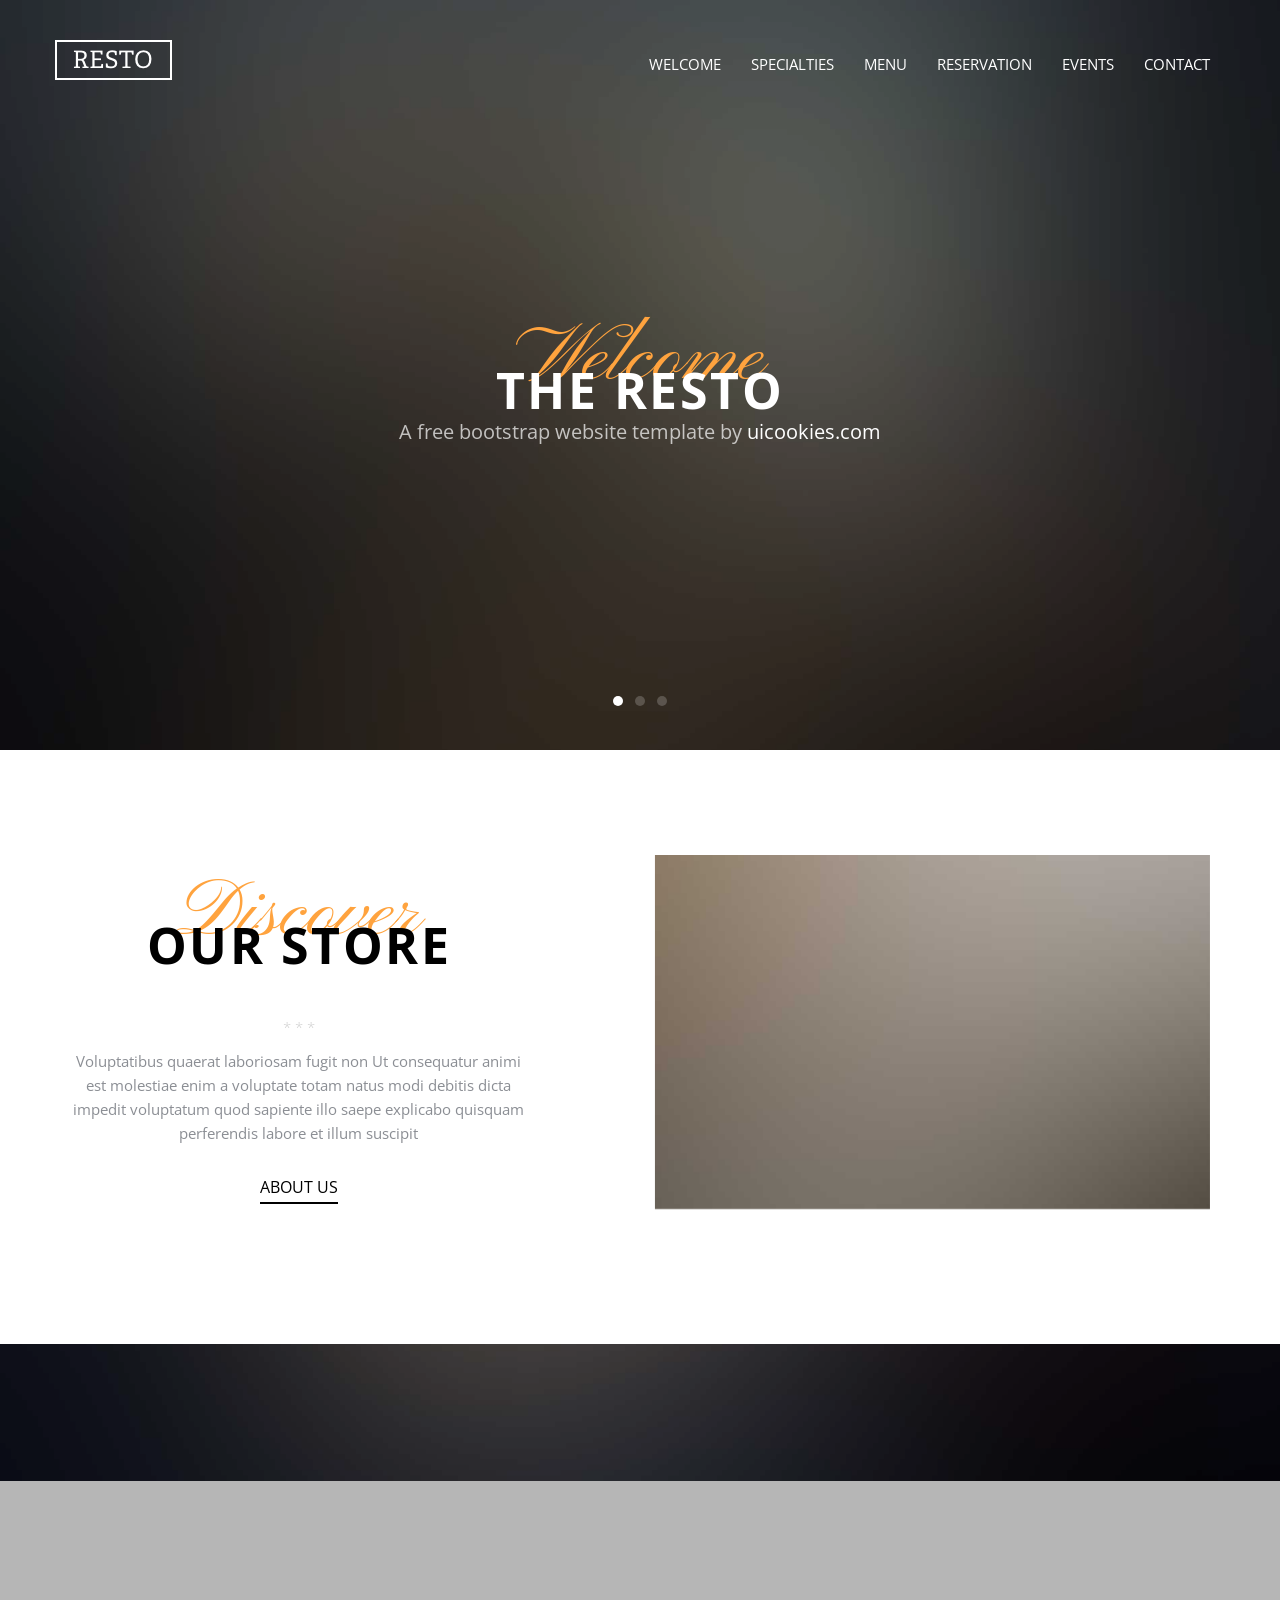
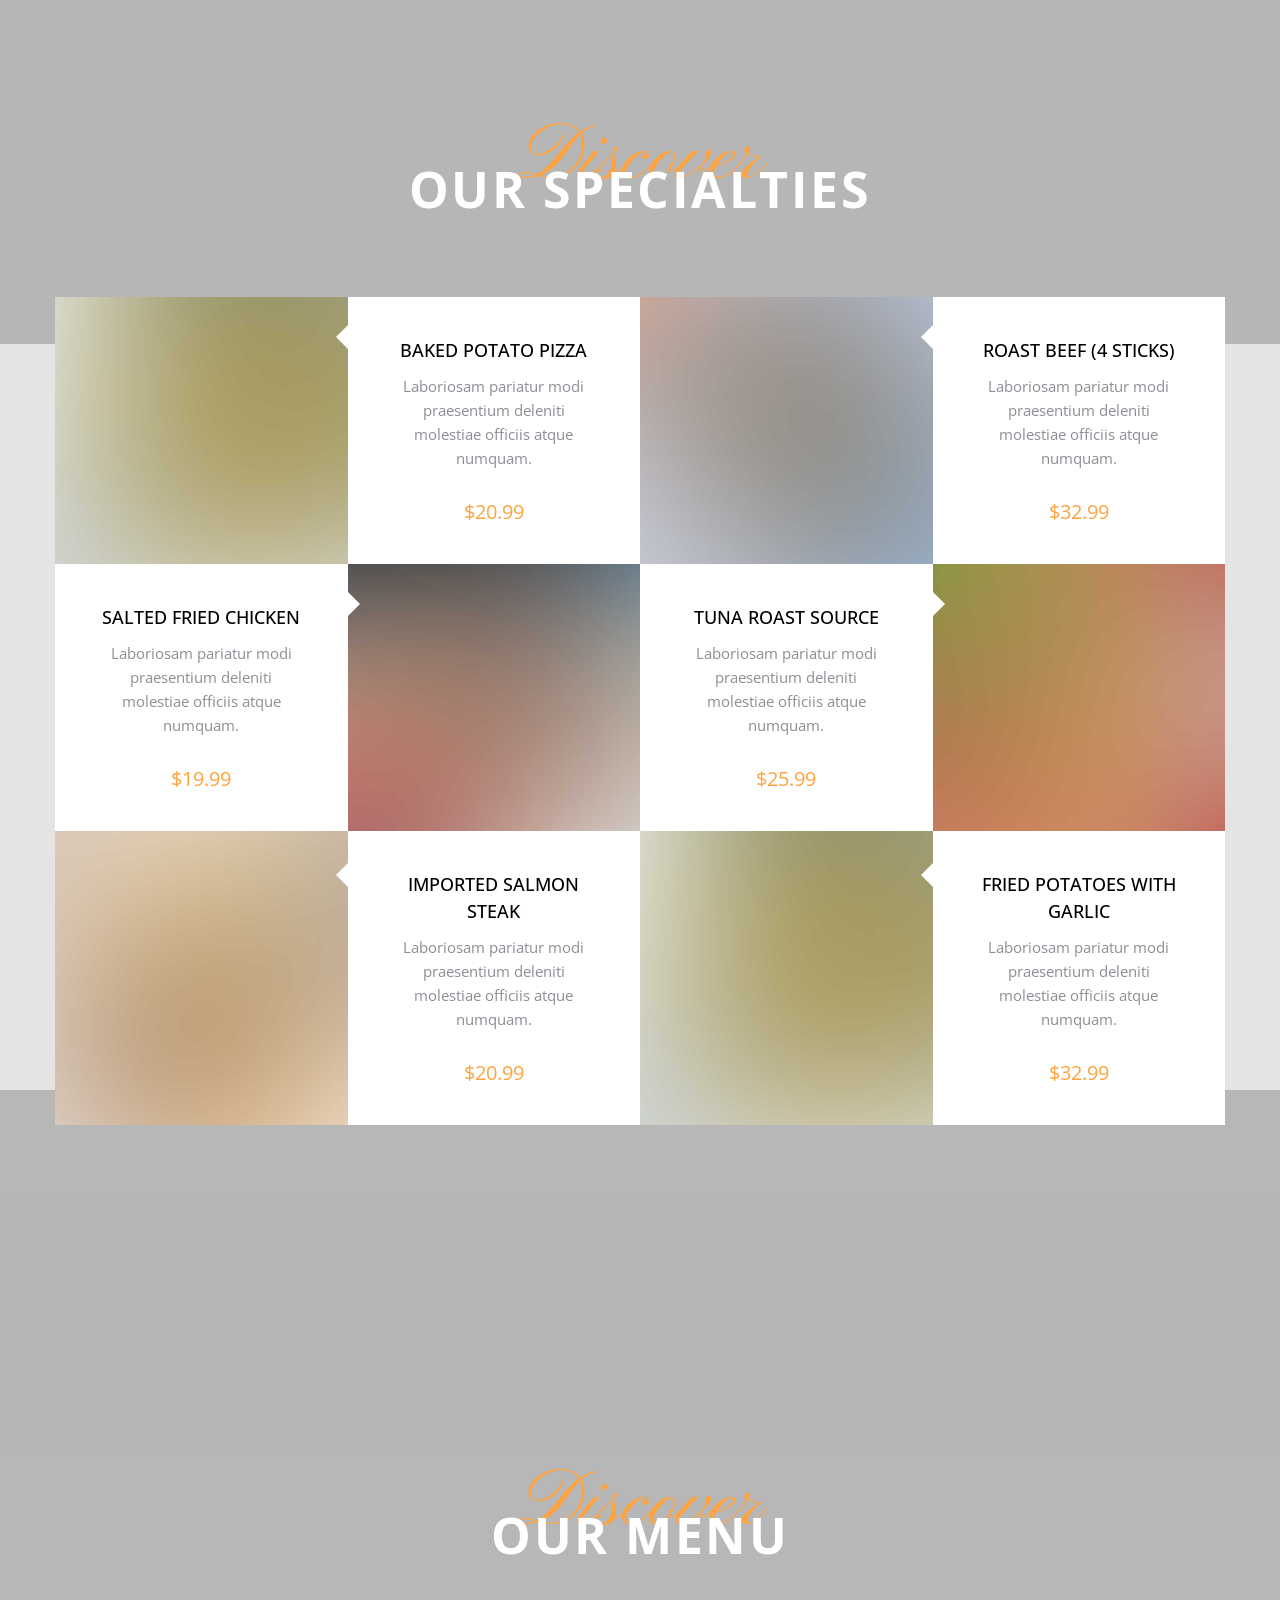
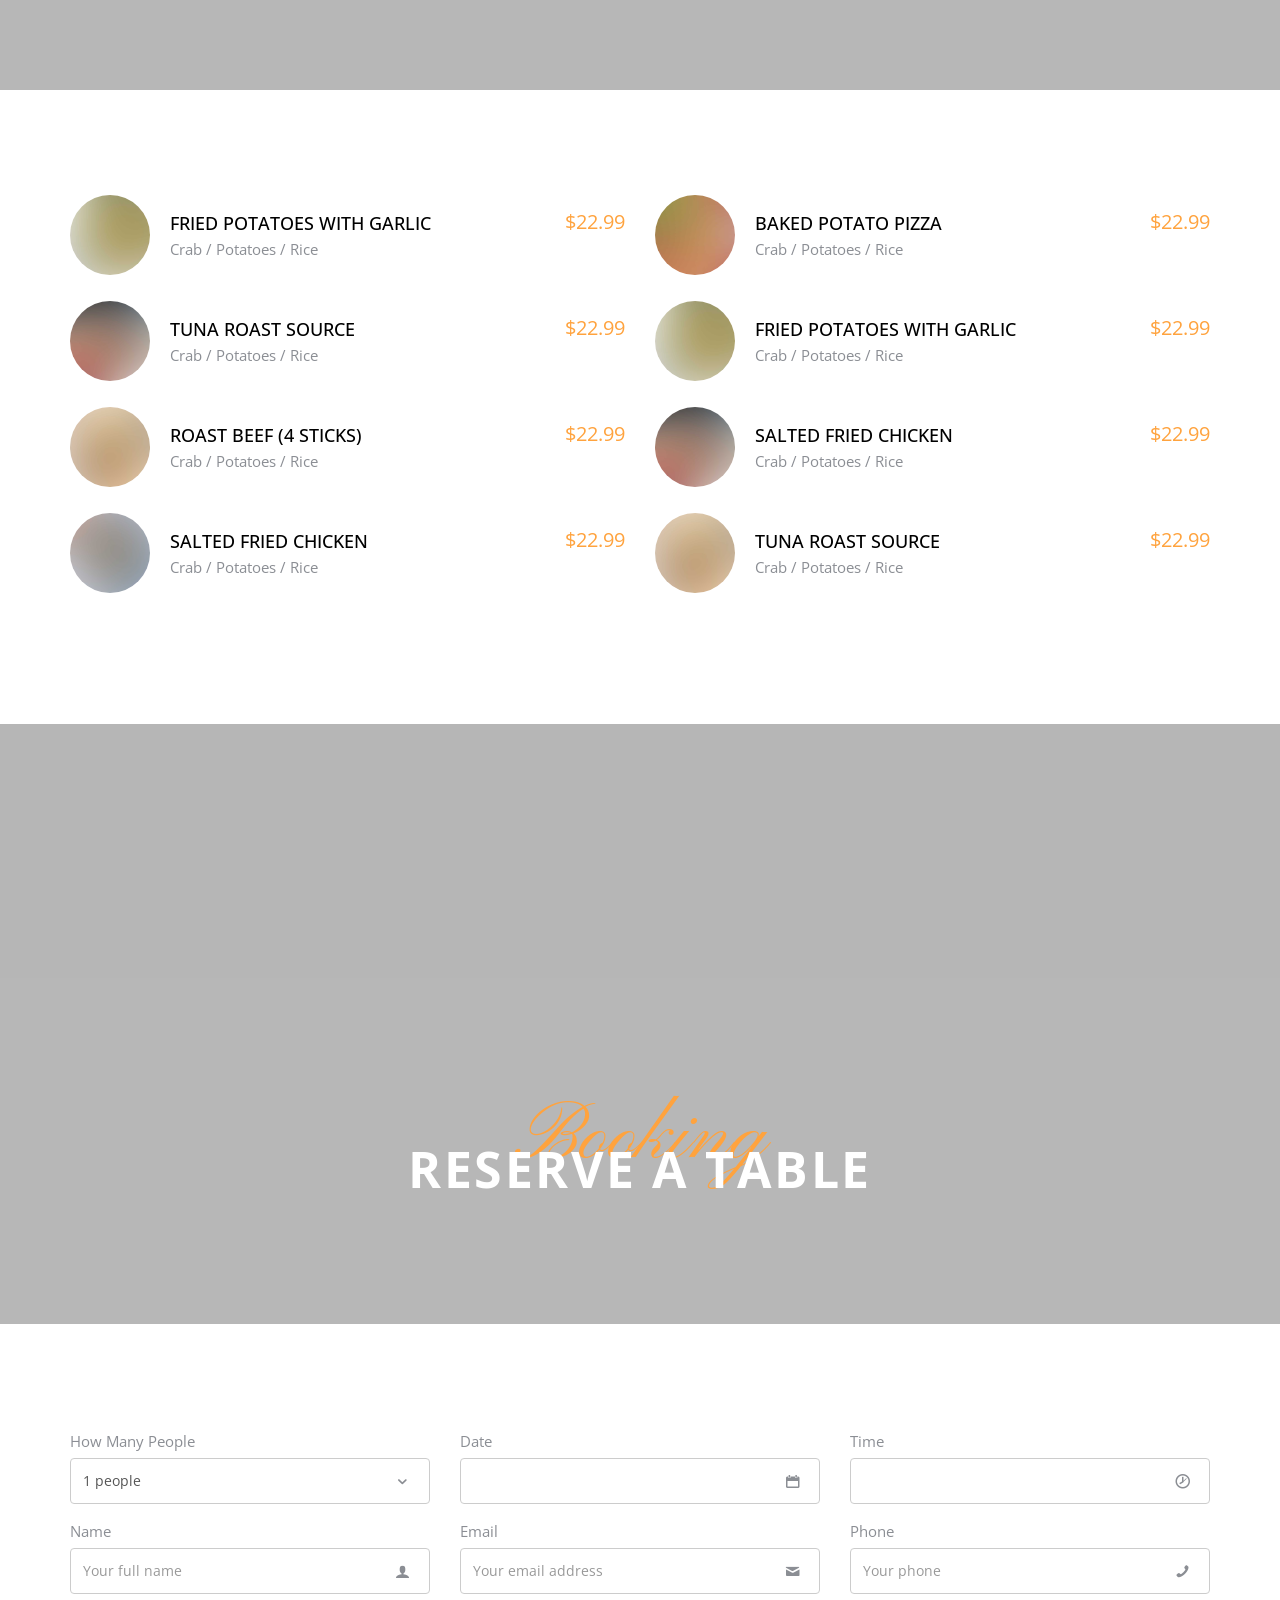
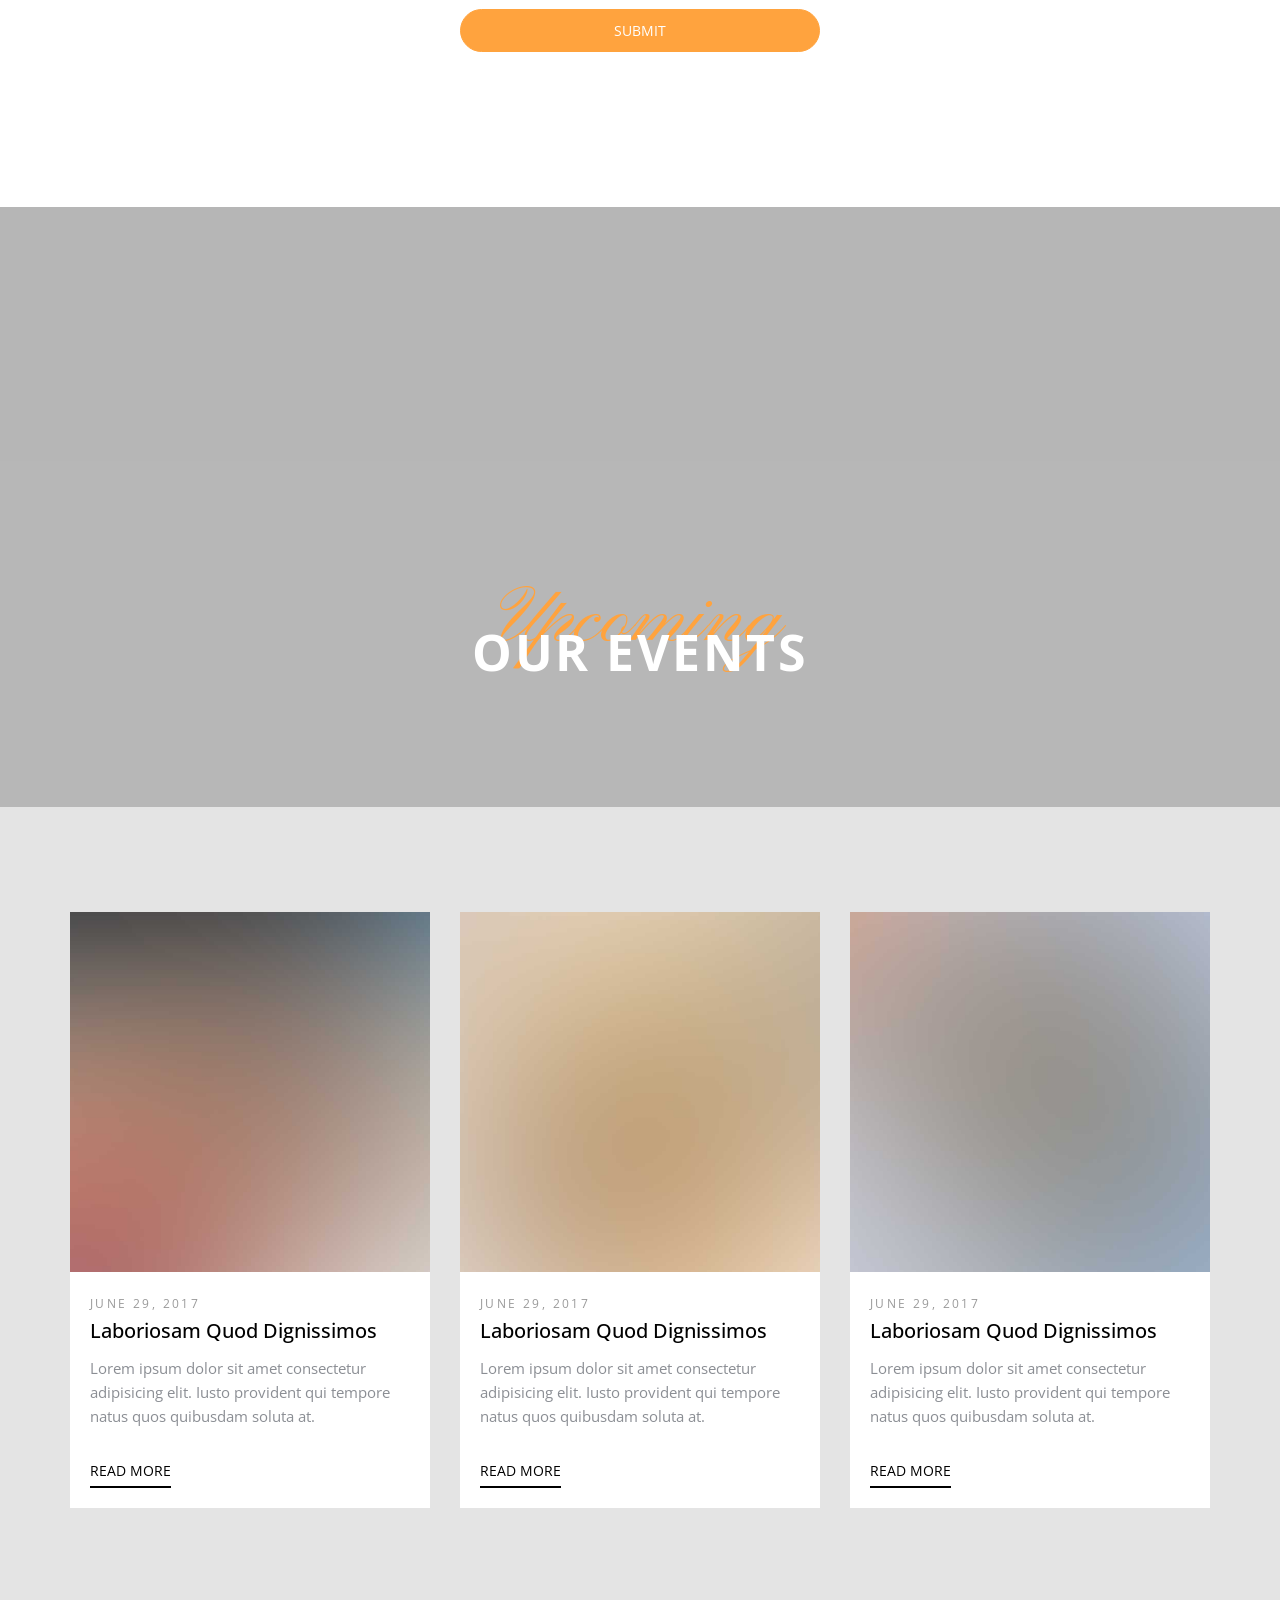
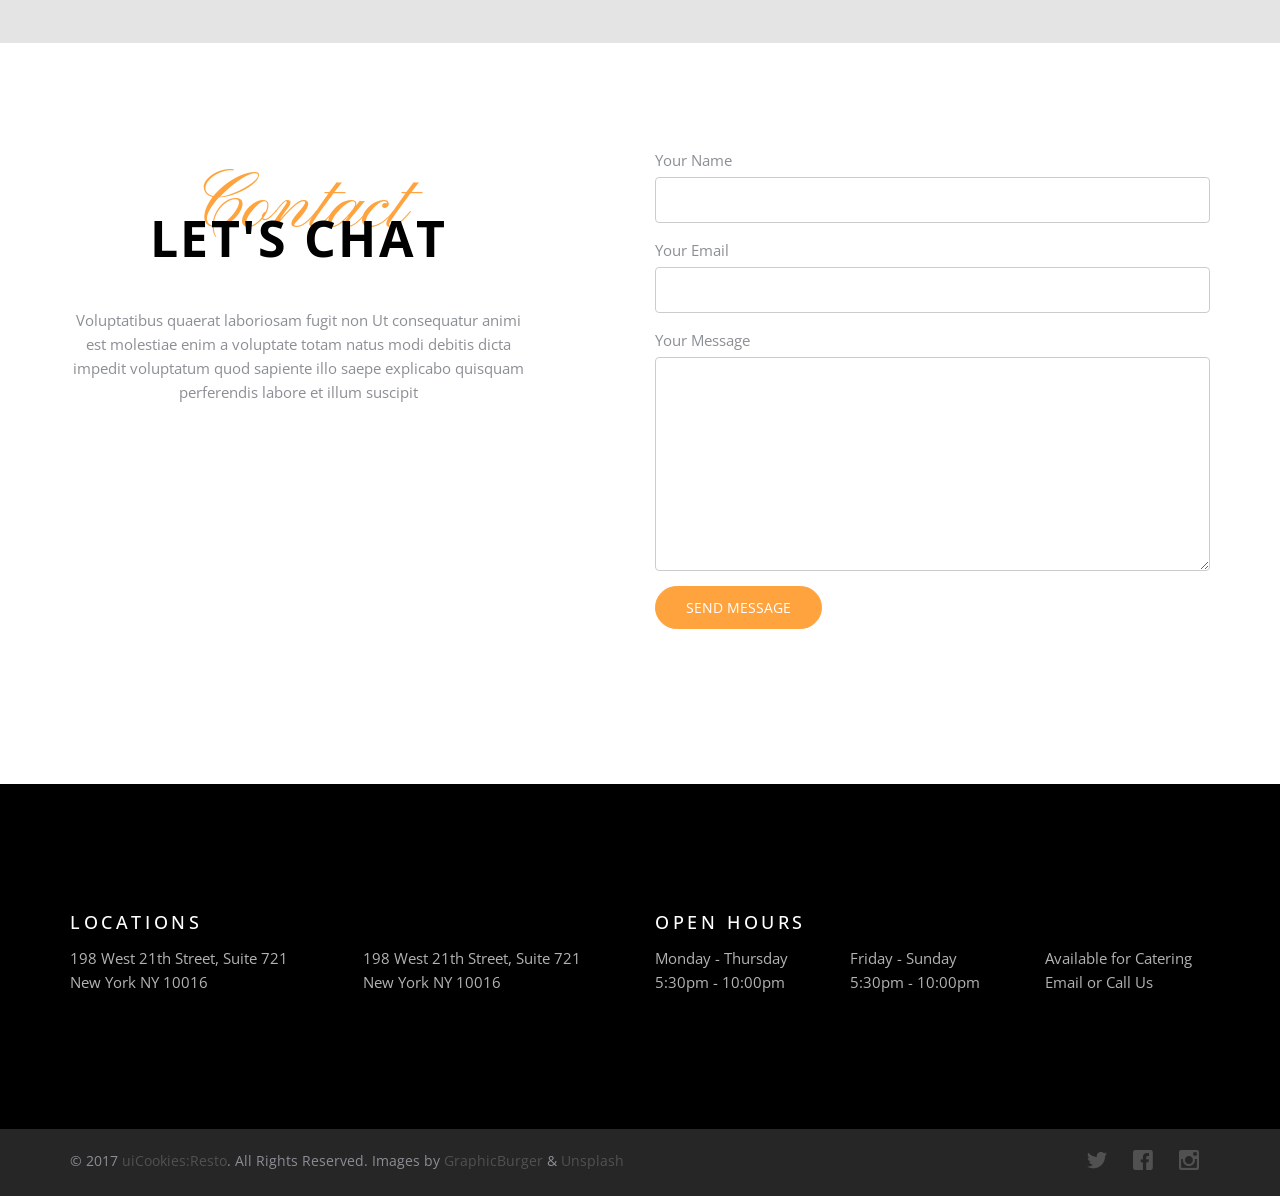
<file: resto/index.html>
<!DOCTYPE html>
<html lang="en">
  <head>
    <meta charset="utf-8">
    <meta name="viewport" content="width=device-width, initial-scale=1">
    <title>uiCookies:Resto &mdash; Free Bootstrap Theme, Free Restaurant Responsive Bootstrap Website Template</title>
    <meta name="description" content="Free Bootstrap Theme by uicookies.com">
    <meta name="keywords" content="free website templates, free bootstrap themes, free template, free bootstrap, free website template">
    
    <link href="https://fonts.googleapis.com/css?family=Open+Sans:400,700|Pinyon+Script" rel="stylesheet">
    <link rel="stylesheet" href="css/styles-merged.css">
    <link rel="stylesheet" href="css/style.min.css">

    <!--[if lt IE 9]>
      <script src="js/vendor/html5shiv.min.js"></script>
      <script src="js/vendor/respond.min.js"></script>
    <![endif]-->
  </head>
  <body>
    
    <!-- Fixed navbar -->
    
    <nav class="navbar navbar-default navbar-fixed-top probootstrap-navbar">
      <div class="container">
        <div class="navbar-header">
          <button type="button" class="navbar-toggle collapsed" data-toggle="collapse" data-target="#navbar-collapse" aria-expanded="false" aria-controls="navbar">
            <span class="sr-only">Toggle navigation</span>
            <span class="icon-bar"></span>
            <span class="icon-bar"></span>
            <span class="icon-bar"></span>
          </button>
          <a class="navbar-brand" href="index.html" title="uiCookies:FineOak">FineOak</a>
        </div>

        <div id="navbar-collapse" class="navbar-collapse collapse">
          <ul class="nav navbar-nav navbar-right">
            <li class="active"><a href="#" data-nav-section="welcome">Welcome</a></li>
            <li><a href="#" data-nav-section="specialties">Specialties</a></li>
            <li><a href="#" data-nav-section="menu">Menu</a></li>
            <li><a href="#" data-nav-section="reservation">Reservation</a></li>
            <li><a href="#" data-nav-section="events">Events</a></li>
            <li><a href="#" data-nav-section="contact">Contact</a></li>
          </ul>
        </div>
      </div>
    </nav>

    <section class="flexslider" data-section="welcome">
      <ul class="slides">
        <li style="background-image: url(img/hero_bg_1.jpg)" class="overlay" data-stellar-background-ratio="0.5">
          <div class="container">
            <div class="row">
              <div class="col-md-8 col-md-offset-2">
                <div class="probootstrap-slider-text text-center probootstrap-animate probootstrap-heading">
                  <h1 class="primary-heading">Welcome</h1>
                  <h3 class="secondary-heading">The Resto</h3>
                  <p class="sub-heading">A free bootstrap website template by <a href="https://uicookies.com">uicookies.com</a></p>
                </div>
              </div>
            </div>
          </div>
        </li>
        <li style="background-image: url(img/hero_bg_2.jpg)" class="overlay">
          <div class="container">
            <div class="row">
              <div class="col-md-8 col-md-offset-2">
                <div class="probootstrap-slider-text text-center probootstrap-animate probootstrap-heading">
                  <h1 class="primary-heading">Dine</h1>
                  <h3 class="secondary-heading">With Us</h3>
                  <p class="sub-heading">A free bootstrap website template by <a href="https://uicookies.com">uicookies.com</a></p>
                </div>
              </div>
            </div>
          </div>
          
        </li>
        <li style="background-image: url(img/hero_bg_3.jpg)" class="overlay">
          <div class="container">
            <div class="row">
              <div class="col-md-8 col-md-offset-2">
                <div class="probootstrap-slider-text text-center probootstrap-animate probootstrap-heading">
                  <h1 class="primary-heading">Enjoy</h1>
                  <h3 class="secondary-heading">With Us</h3>
                  <p class="sub-heading">A free bootstrap website template by <a href="https://uicookies.com">uicookies.com</a></p>
                </div>
              </div>
            </div>
          </div>
        </li>
      </ul>
    </section>

    <section class="probootstrap-section probootstrap-bg-white">
      <div class="container">
        <div class="row">
          <div class="col-md-5 text-center probootstrap-animate">
            <div class="probootstrap-heading dark">
              <h1 class="primary-heading">Discover</h1>
              <h3 class="secondary-heading">Our Store</h3>
              <span class="seperator">* * *</span>
            </div>
            <p>Voluptatibus quaerat laboriosam fugit non Ut consequatur animi est molestiae enim a voluptate totam natus modi debitis dicta impedit voluptatum quod sapiente illo saepe explicabo quisquam perferendis labore et illum suscipit</p>
            <p><a href="#" class="probootstrap-custom-link">About Us</a></p>
          </div>
          <div class="col-md-6 col-md-push-1 probootstrap-animate">
            <p><img src="img/img_1.jpg" alt="Free Bootstrap Template by uicookies.com" class="img-responsive"></p>
          </div>
        </div>
        <!-- END row -->
      </div>
    </section>

    <section class="probootstrap-section-bg overlay" style="background-image: url(img/hero_bg_2.jpg);" data-stellar-background-ratio="0.5" data-section="specialties">
      <div class="container">
        <div class="row">
          <div class="col-md-12 text-center probootstrap-animate">
            <div class="probootstrap-heading">
              <h2 class="primary-heading">Discover</h2>
              <h3 class="secondary-heading">Our Specialties</h3>
            </div>
          </div>
        </div>
      </div>
    </section>
     <!-- probootstrap-bg-white -->
    <section class="probootstrap-section">
      <div class="container">
        <div class="row">
          <div class="probootstrap-cell-retro">
            <div class="half">

              <div class="probootstrap-cell probootstrap-animate" data-animate-effect="fadeIn">
                <div class="image" style="background-image: url(img/img_square_1.jpg);"></div>
                <div class="text text-center">
                  <h3>Baked Potato Pizza</h3>
                  <p>Laboriosam pariatur modi praesentium deleniti molestiae officiis atque numquam.</p>
                  <p class="price">$20.99</p>
                </div>
              </div>
              <div class="probootstrap-cell reverse probootstrap-animate" data-animate-effect="fadeIn">
                <div class="image" style="background-image: url(img/img_square_2.jpg);"></div>
                <div class="text text-center">
                  <h3>Salted Fried Chicken</h3>
                  <p>Laboriosam pariatur modi praesentium deleniti molestiae officiis atque numquam.</p>
                  <p class="price">$19.99</p>
                </div>
              </div>
              <div class="probootstrap-cell probootstrap-animate" data-animate-effect="fadeIn">
                <div class="image" style="background-image: url(img/img_square_3.jpg);"></div>
                <div class="text text-center">
                  <h3>Imported Salmon Steak</h3>
                  <p>Laboriosam pariatur modi praesentium deleniti molestiae officiis atque numquam.</p>
                  <p class="price">$20.99</p>
                </div>
              </div>

            </div>
            <div class="half">

              <div class="probootstrap-cell probootstrap-animate" data-animate-effect="fadeIn">
                <div class="image" style="background-image: url(img/img_square_4.jpg);"></div>
                <div class="text text-center">
                  <h3>Roast Beef (4 sticks)</h3>
                  <p>Laboriosam pariatur modi praesentium deleniti molestiae officiis atque numquam.</p>
                  <p class="price">$32.99</p>
                </div>
              </div>
              <div class="probootstrap-cell reverse probootstrap-animate" data-animate-effect="fadeIn">
                <div class="image" style="background-image: url(img/img_square_5.jpg);"></div>
                <div class="text text-center">
                  <h3>Tuna Roast Source</h3>
                  <p>Laboriosam pariatur modi praesentium deleniti molestiae officiis atque numquam.</p>
                  <p class="price">$25.99</p>
                </div>
              </div>
              <div class="probootstrap-cell probootstrap-animate" data-animate-effect="fadeIn">
                <div class="image" style="background-image: url(img/img_square_1.jpg);"></div>
                <div class="text text-center">
                  <h3>Fried Potatoes with Garlic</h3>
                  <p>Laboriosam pariatur modi praesentium deleniti molestiae officiis atque numquam.</p>
                  <p class="price">$32.99</p>
                </div>
              </div>
              
            </div>
          </div>
        </div>
      </div>
    </section>

    <section class="probootstrap-section-bg overlay" style="background-image: url(img/hero_bg_4.jpg);"  data-stellar-background-ratio="0.5"  data-section="menu">
      <div class="container">
        <div class="row">
          <div class="col-md-12 text-center probootstrap-animate">
            <div class="probootstrap-heading">
              <h2 class="primary-heading">Discover</h2>
              <h3 class="secondary-heading">Our Menu</h3>
            </div>
          </div>
        </div>
      </div>
    </section>

    <section class="probootstrap-section probootstrap-bg-white">
      <div class="container">
        <div class="row">
          <div class="col-md-6">
            <ul class="menus">
              <li>
                <figure class="image"><img src="img/img_square_1.jpg" alt="Free Bootstrap Template by uicookies.com"></figure>
                <div class="text">
                  <span class="price">$22.99</span>
                  <h3>Fried Potatoes with Garlic</h3>
                  <p>Crab / Potatoes / Rice</p>
                </div>
              </li>
              <li>
                <figure class="image"><img src="img/img_square_2.jpg" alt="Free Bootstrap Template by uicookies.com"></figure>
                <div class="text">
                  <span class="price">$22.99</span>
                  <h3>Tuna Roast Source</h3>
                  <p>Crab / Potatoes / Rice</p>
                </div>
              </li>
              <li>
                <figure class="image"><img src="img/img_square_3.jpg" alt="Free Bootstrap Template by uicookies.com"></figure>
                <div class="text">
                  <span class="price">$22.99</span>
                  <h3>Roast Beef (4 sticks)</h3>
                  <p>Crab / Potatoes / Rice</p>
                </div>
              </li>
              <li>
                <figure class="image"><img src="img/img_square_4.jpg" alt="Free Bootstrap Template by uicookies.com"></figure>
                <div class="text">
                  <span class="price">$22.99</span>
                  <h3>Salted Fried Chicken</h3>
                  <p>Crab / Potatoes / Rice</p>
                </div>
              </li>
            </ul>
          </div>
          <div class="col-md-6">
            <ul class="menus">
              <li>
                <figure class="image"><img src="img/img_square_5.jpg" alt="Free Bootstrap Template by uicookies.com"></figure>
                <div class="text">
                  <span class="price">$22.99</span>
                  <h3>Baked Potato Pizza</h3>
                  <p>Crab / Potatoes / Rice</p>
                </div>
              </li>
              <li>
                <figure class="image"><img src="img/img_square_1.jpg" alt="Free Bootstrap Template by uicookies.com"></figure>
                <div class="text">
                  <span class="price">$22.99</span>
                  <h3>Fried Potatoes with Garlic</h3>
                  <p>Crab / Potatoes / Rice</p>
                </div>
              </li>
              <li>
                <figure class="image"><img src="img/img_square_2.jpg" alt="Free Bootstrap Template by uicookies.com"></figure>
                <div class="text">
                  <span class="price">$22.99</span>
                  <h3>Salted Fried Chicken</h3>
                  <p>Crab / Potatoes / Rice</p>
                </div>
              </li>
              <li>
                <figure class="image"><img src="img/img_square_3.jpg" alt="Free Bootstrap Template by uicookies.com"></figure>
                <div class="text">
                  <span class="price">$22.99</span>
                  <h3>Tuna Roast Source</h3>
                  <p>Crab / Potatoes / Rice</p>
                </div>
              </li>
            </ul>
          </div>
        </div>
      </div>
    </section>

    <section class="probootstrap-section-bg overlay" style="background-image: url(img/hero_bg_5.jpg);"  data-stellar-background-ratio="0.5" data-section="reservation">
      <div class="container">
        <div class="row">
          <div class="col-md-12 text-center probootstrap-animate">
            <div class="probootstrap-heading">
              <h2 class="primary-heading">Booking</h2>
              <h3 class="secondary-heading">Reserve A Table</h3>
            </div>
          </div>
        </div>
      </div>
    </section>

    <section class="probootstrap-section probootstrap-bg-white">
      <div class="container">
        <div class="row">
          <div class="col-md-12 probootstrap-animate">
            <form method="post" class="probootstrap-form">
              <div class="row">
                <div class="col-md-4">
                  <div class="form-group">
                    <label for="people">How Many People</label>
                    <div class="form-field">
                      <i class="icon icon-chevron-down"></i>
                      <select name="people" id="people" class="form-control">
                        <option value="#">1 people</option>
                        <option value="#">2 people</option>
                        <option value="#">3 people</option>
                        <option value="#">4+ people</option>
                      </select>
                    </div>
                  </div>
                </div>
                <div class="col-md-4">
                  <div class="form-group">
                    <label for="date">Date</label>
                    <div class="form-field">
                      <i class="icon icon-calendar"></i>
                      <input type="text" id="date" class="form-control">
                    </div>
                  </div>
                </div>
                <div class="col-md-4">
                  <div class="form-group">
                    <label for="time">Time</label>
                    <div class="form-field">
                      <i class="icon icon-clock"></i>
                      <input type="text" id="time" class="form-control">
                    </div>
                  </div>
                </div>
              </div>
              <!-- END row -->
              <div class="row">
                <div class="col-md-4">
                  <div class="form-group">
                    <label for="name">Name</label>
                    <div class="form-field">
                      <i class="icon icon-user2"></i>
                      <input type="text" id="name" class="form-control" placeholder="Your full name">
                    </div>
                  </div>
                </div>
                <div class="col-md-4">
                  <div class="form-group">
                    <label for="email">Email</label>
                    <div class="form-field">
                      <i class="icon icon-mail"></i>
                      <input type="text" id="email" class="form-control" placeholder="Your email address">
                    </div>
                  </div>
                </div>
                <div class="col-md-4">
                  <div class="form-group">
                    <label for="phone">Phone</label>
                    <div class="form-field">
                      <i class="icon icon-phone"></i>
                      <input type="text" id="phone" class="form-control" placeholder="Your phone">
                    </div>
                  </div>
                </div>
              </div>
              <div class="row">
                <div class="col-md-4 col-md-offset-4">
                  <input type="submit" name="submit" id="submit" value="Submit" class="btn btn-lg btn-primary btn-block">
                </div>
              </div>
              
            </form>
          </div>
        </div>
      </div>
    </section>

    <section class="probootstrap-section-bg overlay" style="background-image: url(img/hero_bg_4.jpg);"  data-stellar-background-ratio="0.5" data-section="events">
      <div class="container">
        <div class="row">
          <div class="col-md-12 text-center probootstrap-animate">
            <div class="probootstrap-heading">
              <h2 class="primary-heading">Upcoming</h2>
              <h3 class="secondary-heading">Our Events</h3>
            </div>
          </div>
        </div>
      </div>
    </section>
    <section class="probootstrap-section">
      <div class="container">
        <div class="row">
          <div class="col-md-4 col-sm-4 probootstrap-animate">
            <div class="probootstrap-block-image">
              <figure><img src="img/img_square_2.jpg" alt="Free Bootstrap Template by uicookies.com"></figure>
              <div class="text">
                <span class="date">June 29, 2017</span>
                <h3><a href="#">Laboriosam Quod Dignissimos</a></h3>
                <p>Lorem ipsum dolor sit amet consectetur adipisicing elit. Iusto provident qui tempore natus quos quibusdam soluta at.</p>
                <p class=""><a href="#" class="probootstrap-custom-link link-sm">Read More</a></p>
              </div>
            </div>
          </div>
          <div class="col-md-4 col-sm-4 probootstrap-animate">
            <div class="probootstrap-block-image">
              <figure><img src="img/img_square_3.jpg" alt="Free Bootstrap Template by uicookies.com"></figure>
              <div class="text">
                <span class="date">June 29, 2017</span>
                <h3><a href="#">Laboriosam Quod Dignissimos</a></h3>
                <p>Lorem ipsum dolor sit amet consectetur adipisicing elit. Iusto provident qui tempore natus quos quibusdam soluta at.</p>
                <p class=""><a href="#" class="probootstrap-custom-link link-sm">Read More</a></p>
              </div>
            </div>
          </div>
          <div class="col-md-4 col-sm-4 probootstrap-animate">
            <div class="probootstrap-block-image">
              <figure><img src="img/img_square_4.jpg" alt="Free Bootstrap Template by uicookies.com"></figure>
              <div class="text">
                <span class="date">June 29, 2017</span>
                <h3><a href="#">Laboriosam Quod Dignissimos</a></h3>
                <p>Lorem ipsum dolor sit amet consectetur adipisicing elit. Iusto provident qui tempore natus quos quibusdam soluta at.</p>
                <p class=""><a href="#" class="probootstrap-custom-link link-sm">Read More</a></p>
              </div>
            </div>
          </div>
        </div>
      </div>
    </section>

    <section class="probootstrap-section probootstrap-bg-white" data-section="contact">
      <div class="container">
        <div class="row">
          <div class="col-md-5 text-center probootstrap-animate">
            <div class="probootstrap-heading dark">
              <h1 class="primary-heading">Contact</h1>
              <h3 class="secondary-heading">Let's Chat</h3>
            </div>
            <p>Voluptatibus quaerat laboriosam fugit non Ut consequatur animi est molestiae enim a voluptate totam natus modi debitis dicta impedit voluptatum quod sapiente illo saepe explicabo quisquam perferendis labore et illum suscipit</p>
          </div>
          <div class="col-md-6 col-md-push-1 probootstrap-animate">
            <form method="post" class="probootstrap-form">
              <div class="form-group">
                <label for="c_name">Your Name</label>
                <div class="form-field">
                  <input type="text" id="c_name" class="form-control">
                </div>
              </div>
              <div class="form-group">
                <label for="c_email">Your Email</label>
                <div class="form-field">
                  <input type="text" id="c_email" class="form-control">
                </div>
              </div>
              <div class="form-group">
                <label for="c_message">Your Message</label>
                <div class="form-field">
                  <textarea name="c_message" id="c_message" cols="30" rows="10" class="form-control"></textarea>
                </div>
              </div>
              <div class="form-group">
                <input type="submit" name="c_submit" id="c_submit" value="Send Message" class="btn btn-primary btn-lg">
              </div>
            </form>
          </div>
        </div>
      </div>
    </section>

    <section class="probootstrap-footer">
      <div class="container">
        <div class="row">
          <div class="col-md-6 probootstrap-animate">
            <div class="probootstrap-footer-widget">
              <h3>Locations</h3>
              <div class="row">
                <div class="col-md-6">
                  <p> 198 West 21th Street, Suite 721 <br> New York NY 10016</p>
                </div>
                <div class="col-md-6">
                  <p> 198 West 21th Street, Suite 721 <br> New York NY 10016</p>
                </div>
              </div>
            </div>
          </div>
          <div class="col-md-6 probootstrap-animate">
            <div class="probootstrap-footer-widget">
              <h3>Open Hours</h3>
              <div class="row">
                <div class="col-md-4">
                  <p>Monday - Thursday <br> 5:30pm - 10:00pm</p>
                </div>
                <div class="col-md-4">
                  <p>Friday - Sunday <br> 5:30pm - 10:00pm</p>
                </div>
                <div class="col-md-4">
                  <p>Available for Catering <br> Email or Call Us</p>
                </div>
              </div>
            </div>
          </div>
        </div>
      </div>
    </section>
    <section class="probootstrap-copyright">
      <div class="container">
        <div class="row">
          <div class="col-md-8">
            <p class="copyright-text">&copy; 2017 <a href="https://uicookies.com/">uiCookies:Resto</a>. All Rights Reserved. Images by <a href="https://graphicburger.com/">GraphicBurger</a> &amp; <a href="https://unsplash.com/">Unsplash</a></p>
          </div>
          <div class="col-md-4">
            <ul class="probootstrap-footer-social right">
              <li><a href="#"><i class="icon-twitter"></i></a></li>
              <li><a href="#"><i class="icon-facebook"></i></a></li>
              <li><a href="#"><i class="icon-instagram"></i></a></li>
            </ul>
          </div>
        </div>
      </div>
    </section>

    <script src="js/scripts.min.js"></script>
    <script src="js/custom.min.js"></script>

  </body>
</html>
</file>
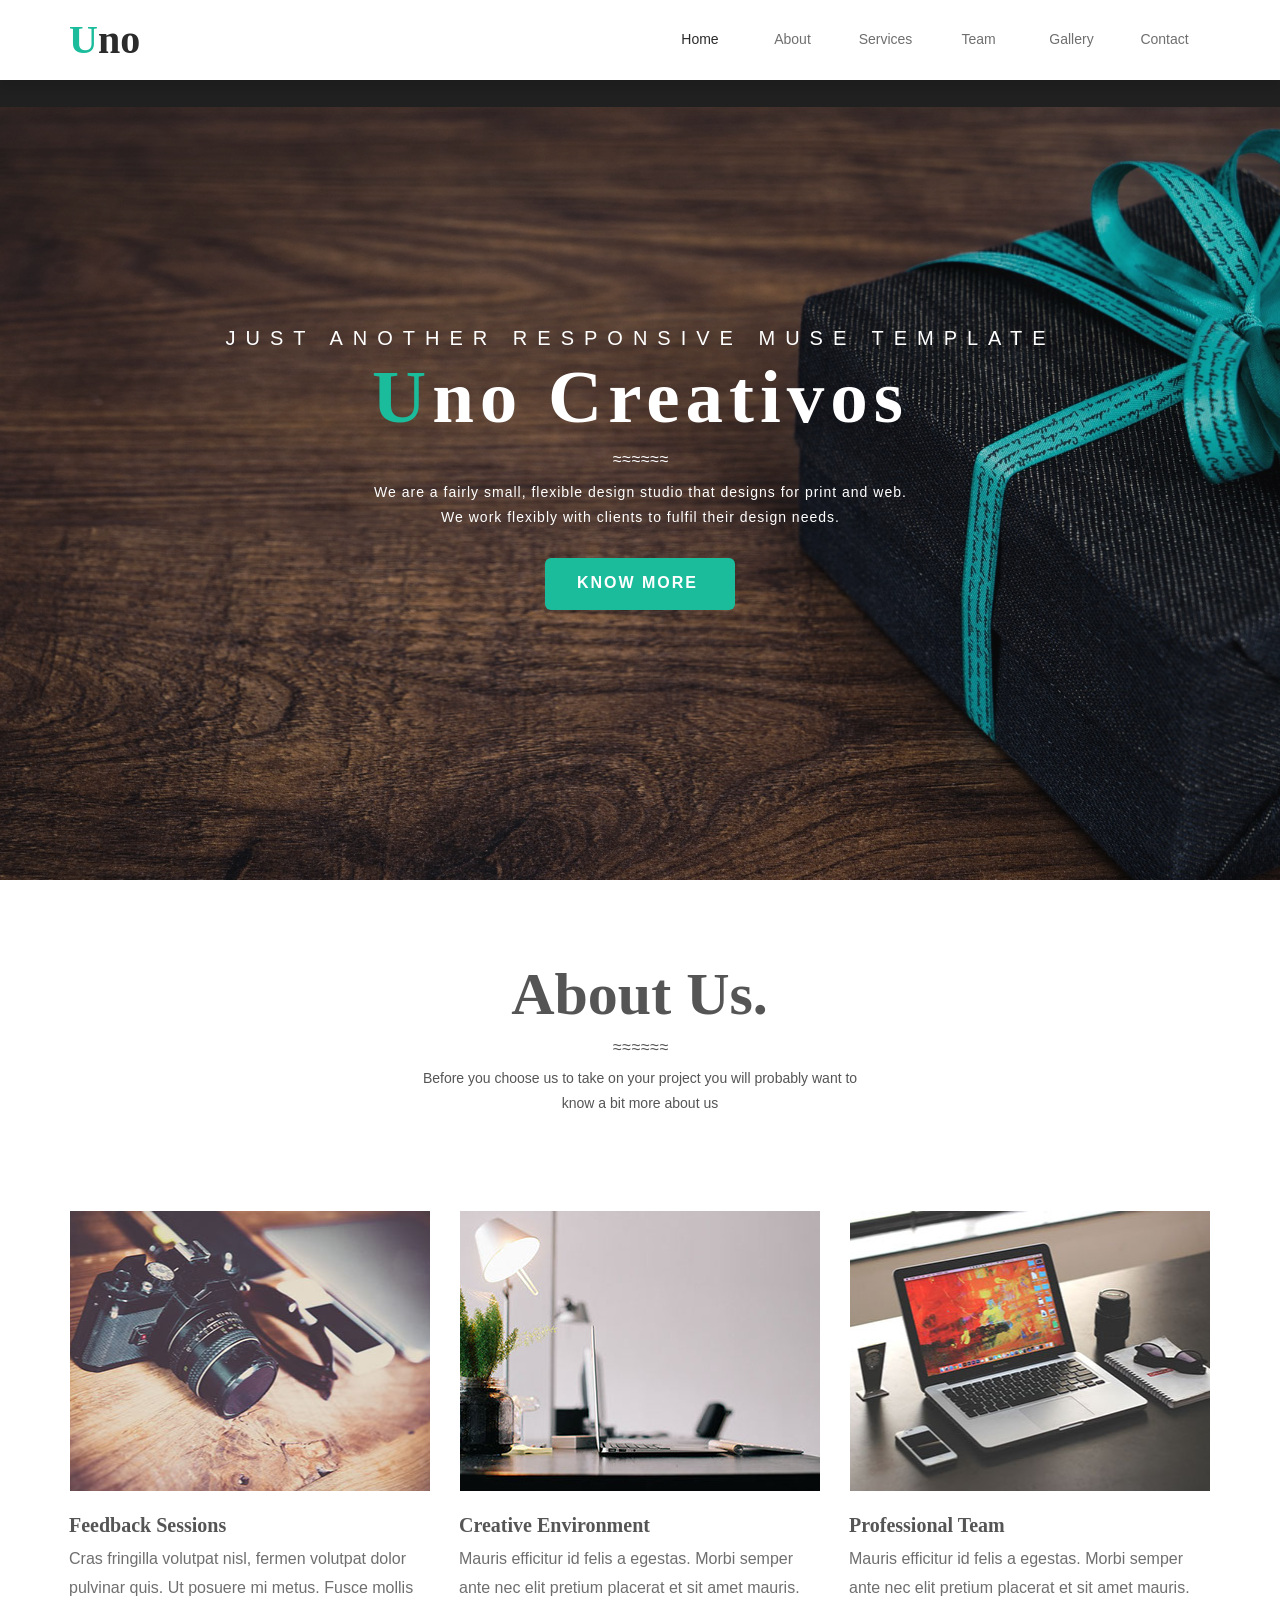
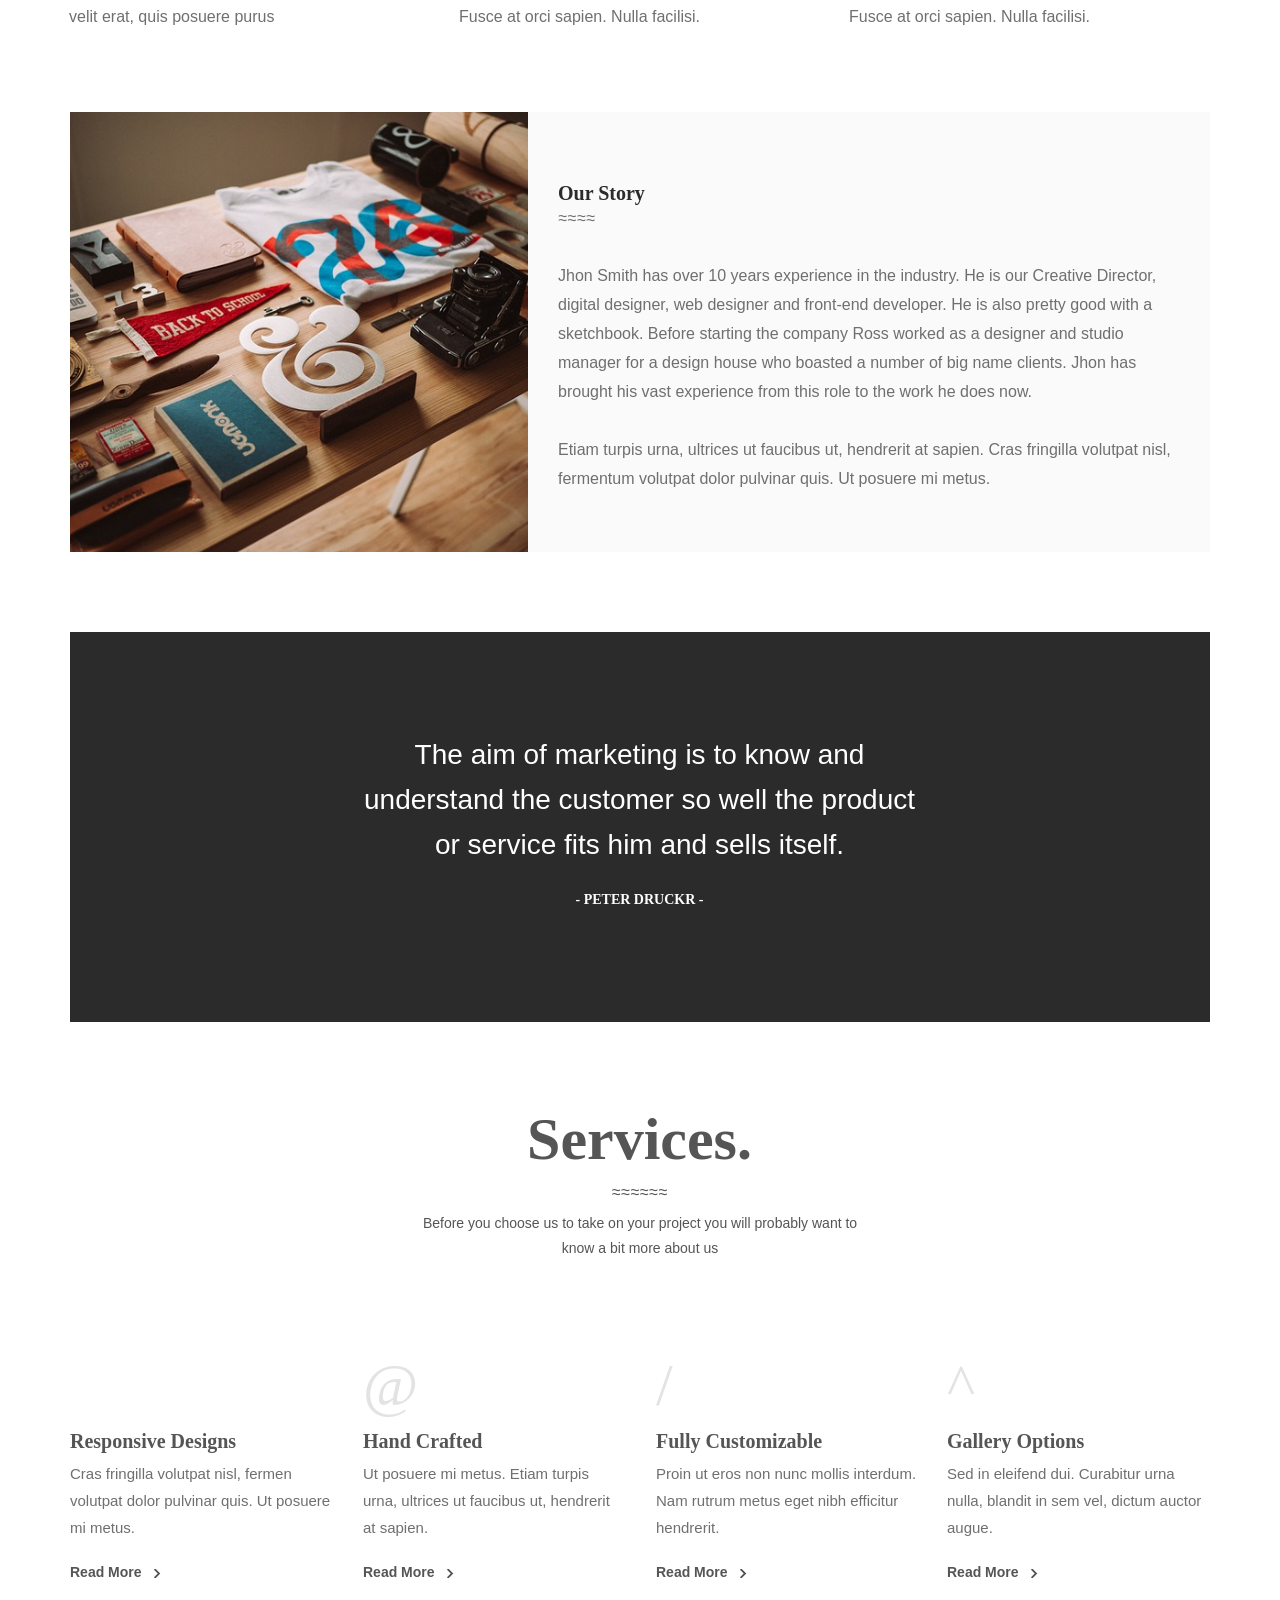
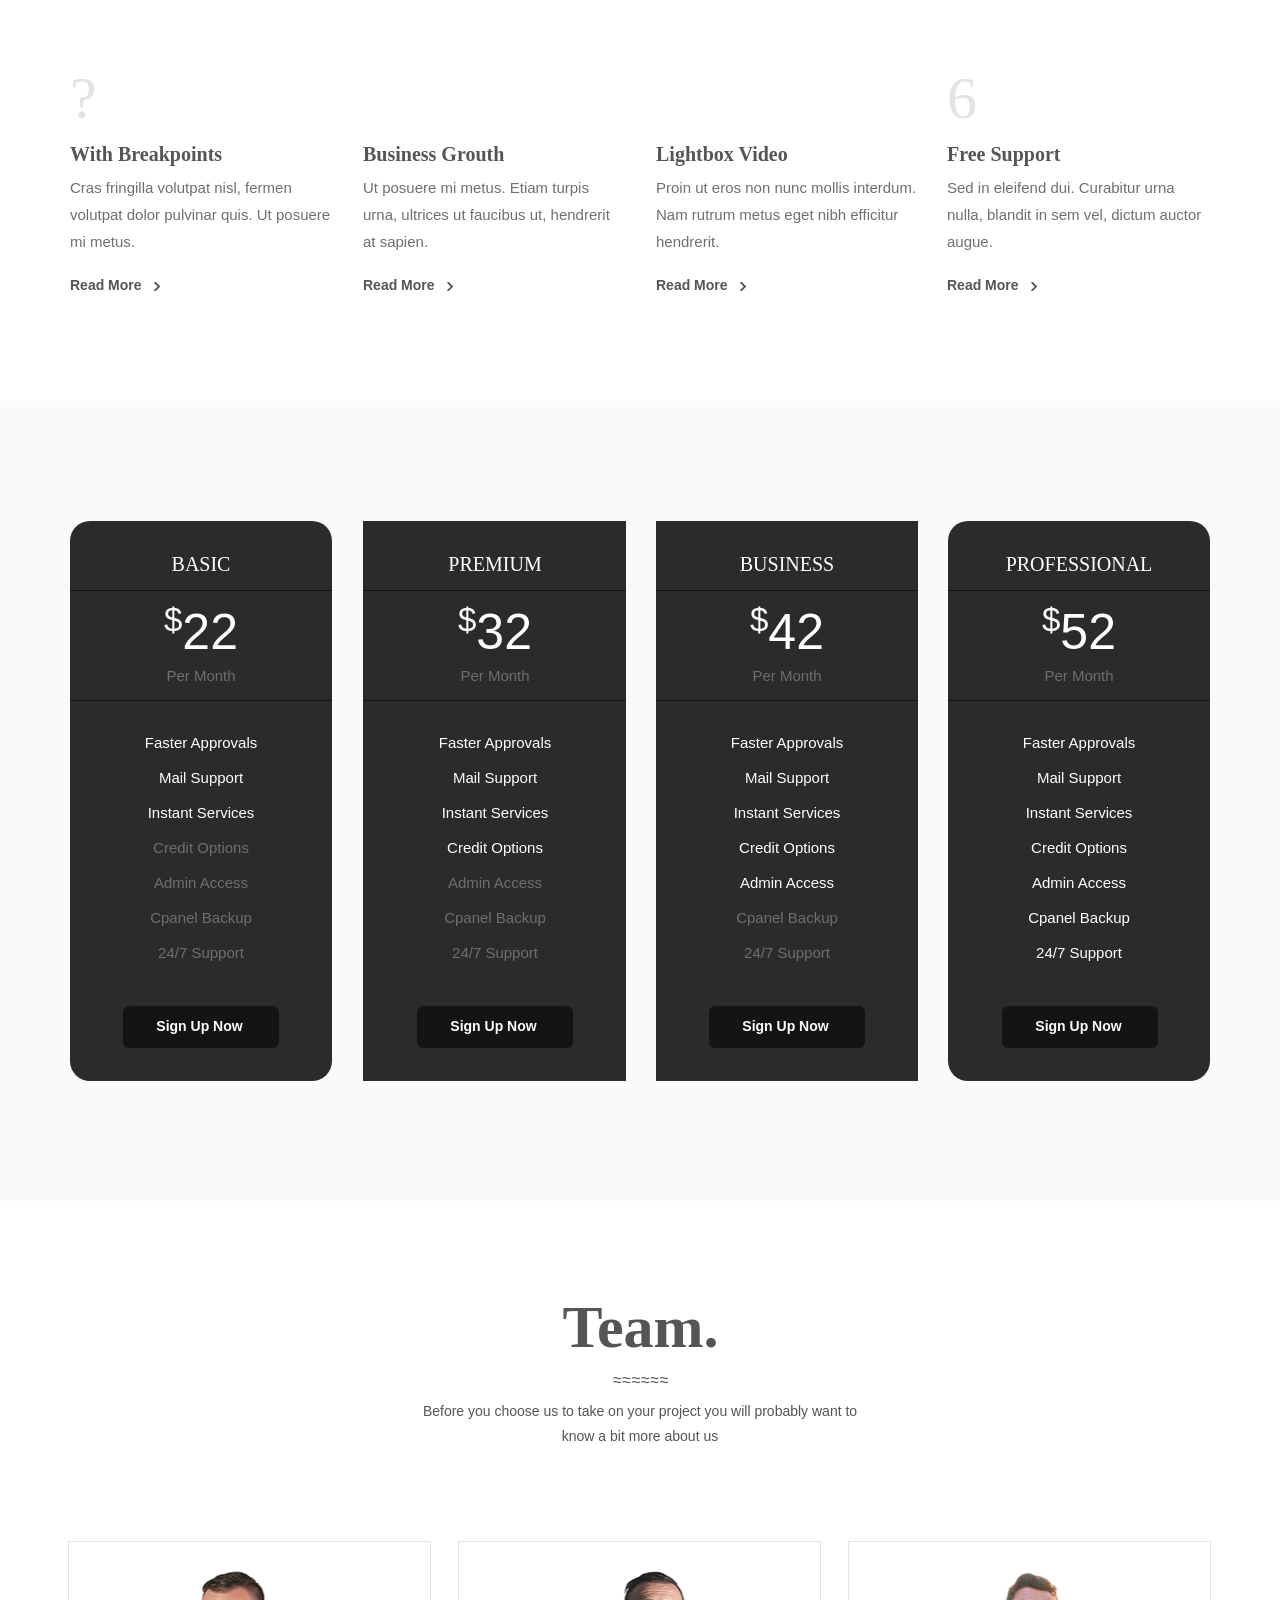
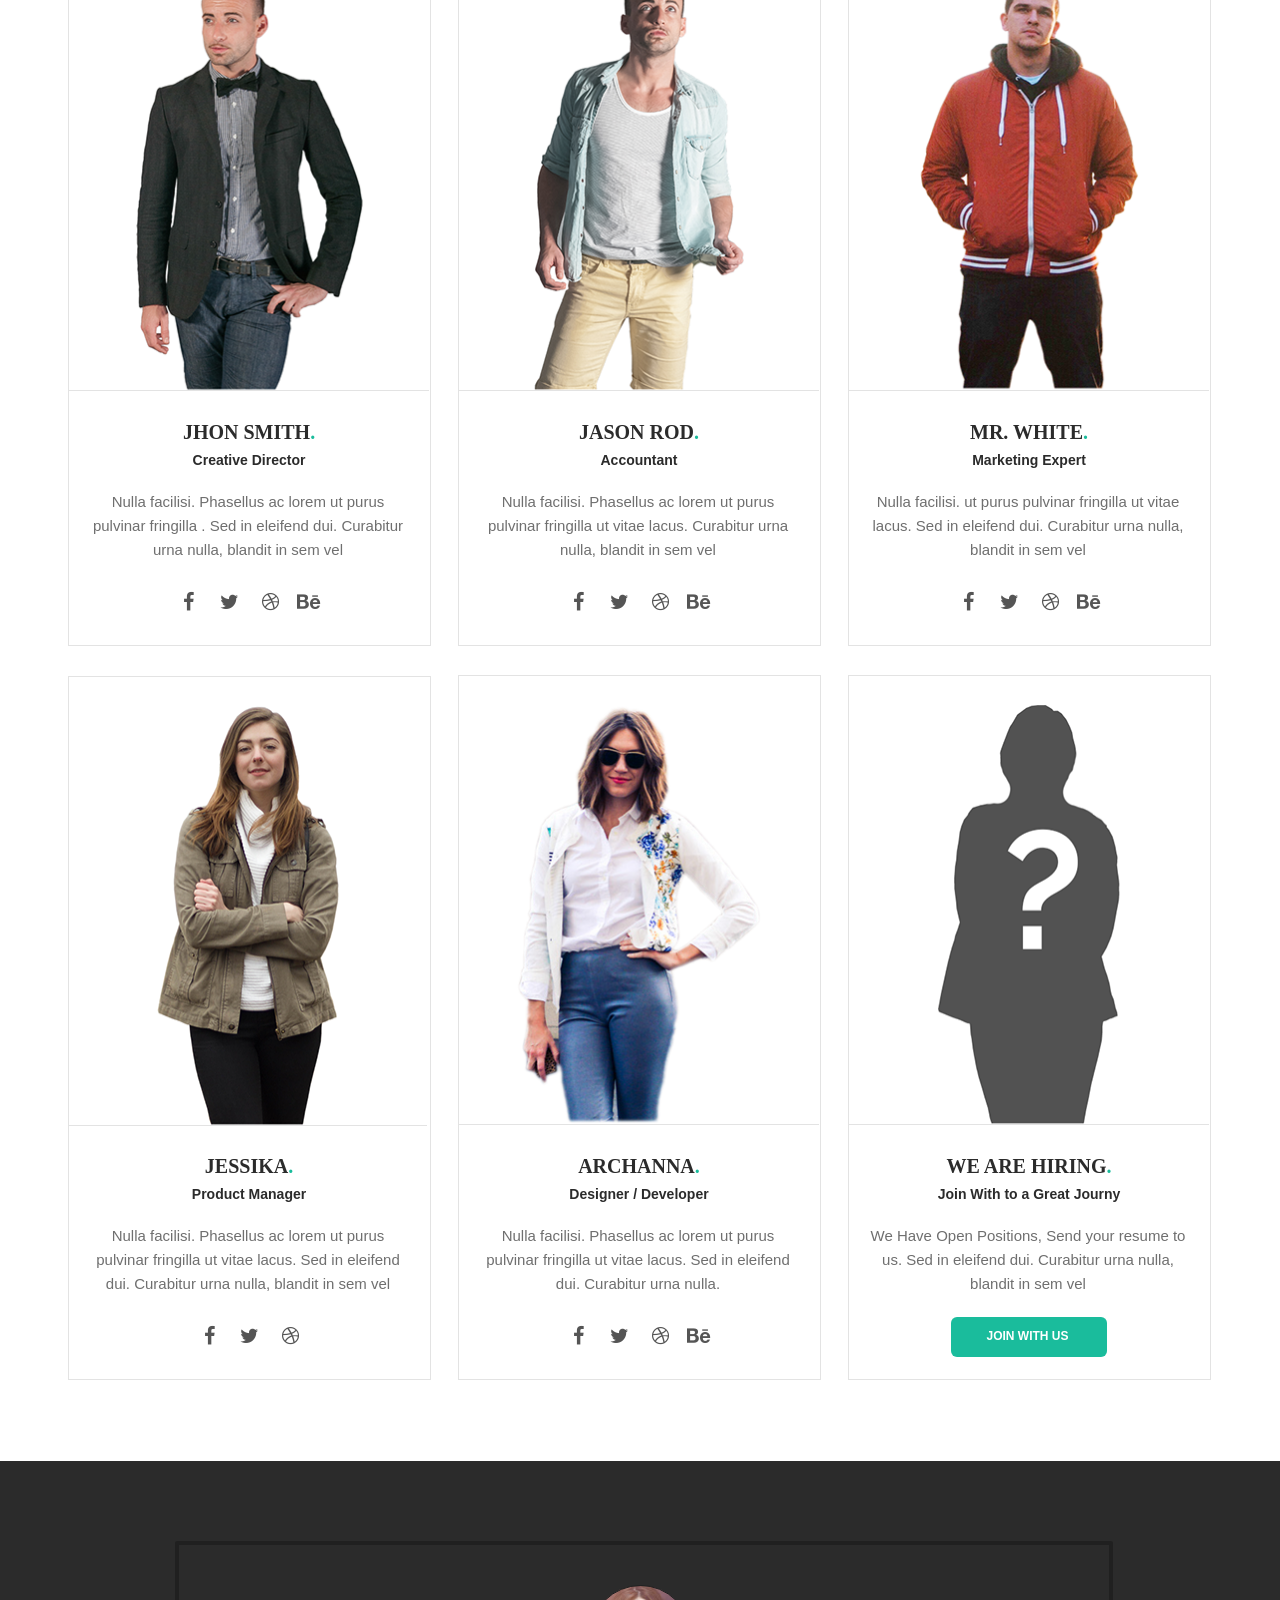
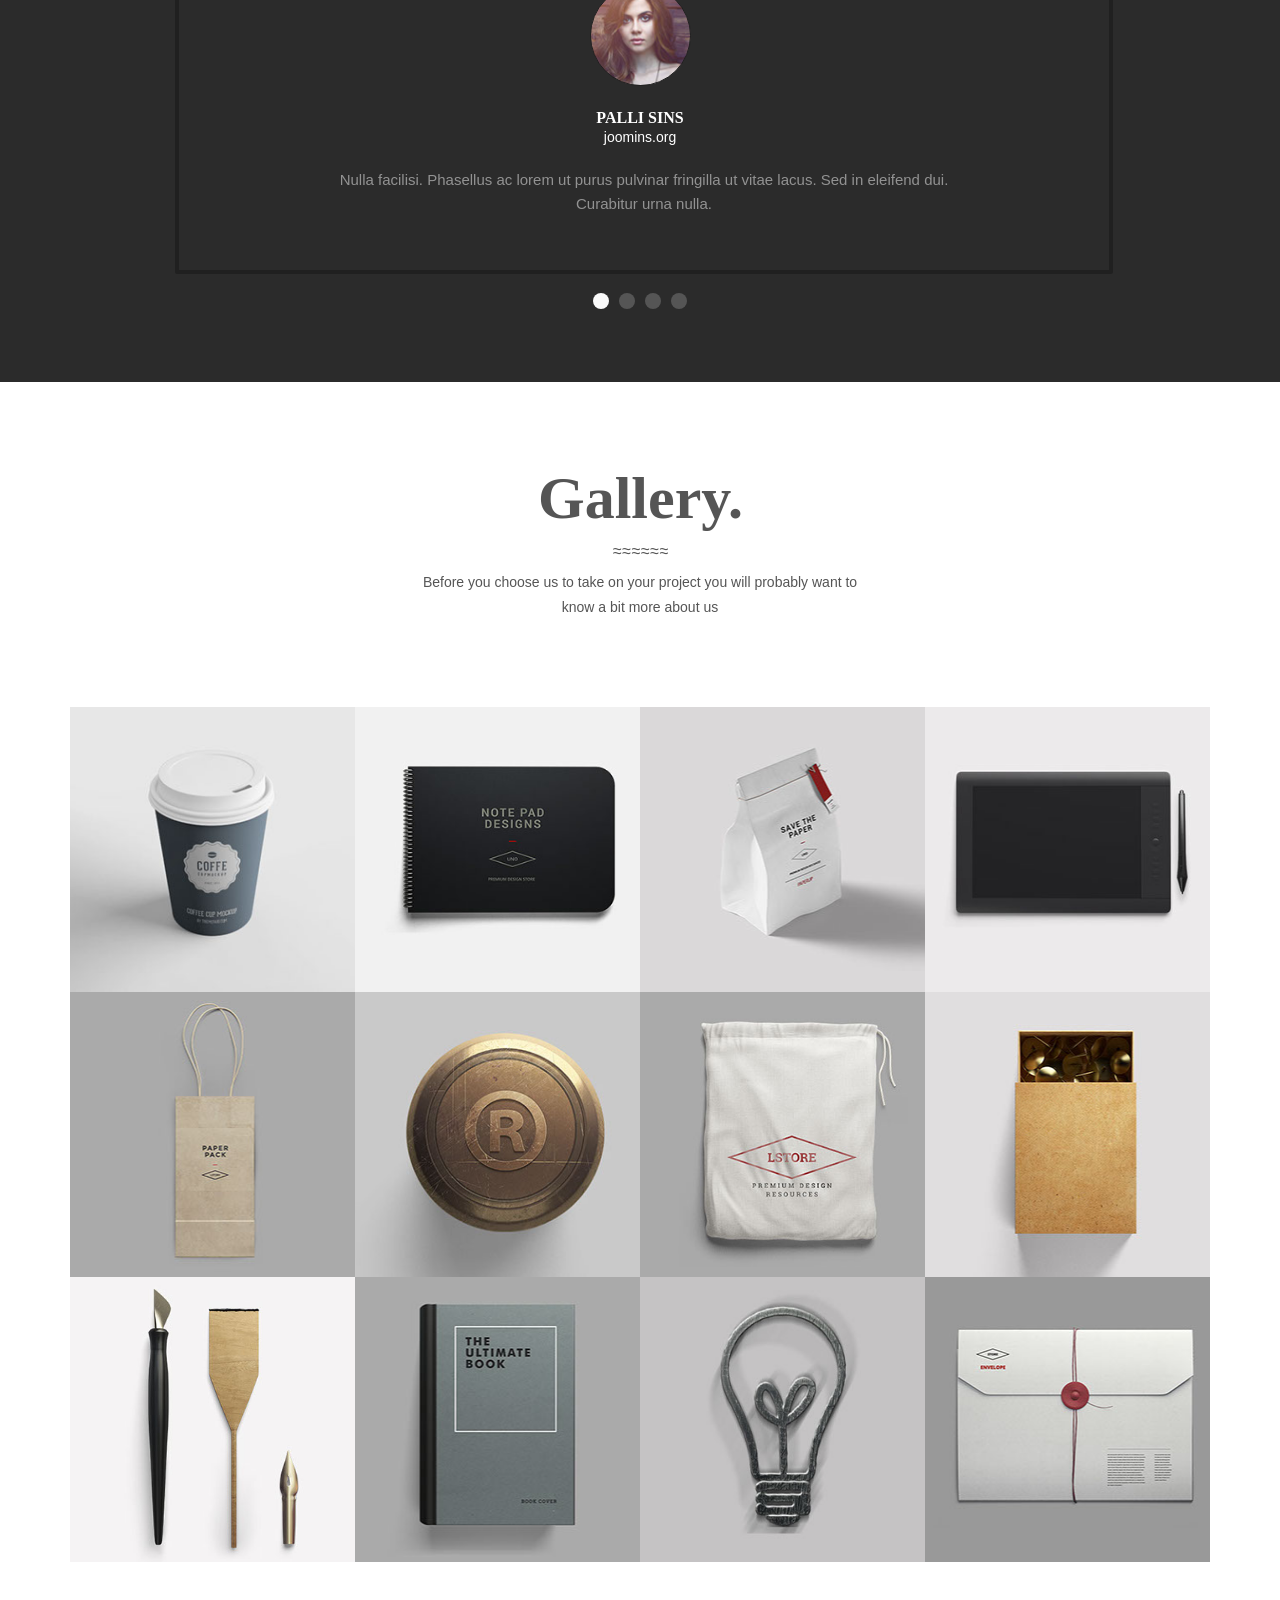
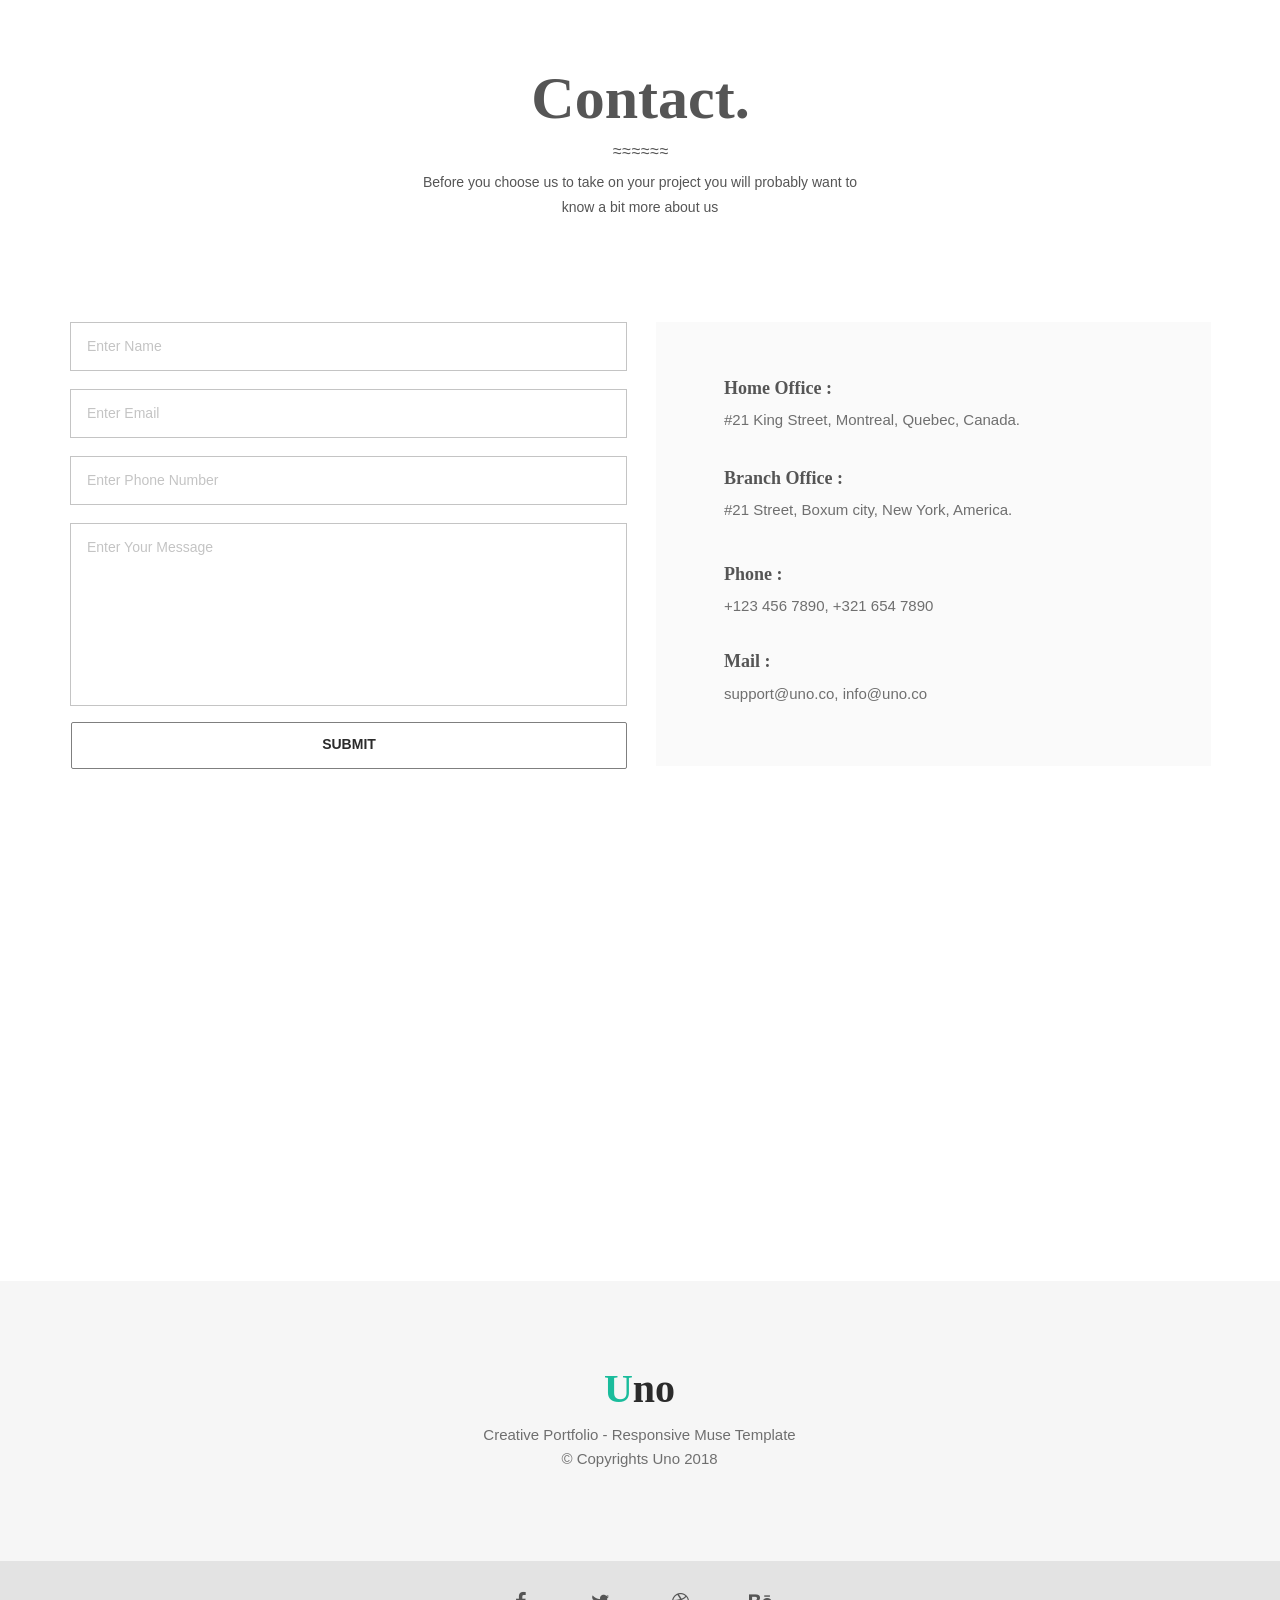
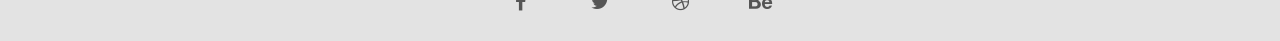
<file: unomouse/index.html>
<!DOCTYPE html>
<html class="nojs html css_verticalspacer" lang="en-US">
 <head>

  <meta http-equiv="Content-type" content="text/html;charset=UTF-8"/>
  <meta name="generator" content="2018.0.0.379"/>
  <meta name="viewport" content="width=device-width, initial-scale=1.0"/>
  
  <script type="text/javascript">
   // Update the 'nojs'/'js' class on the html node
document.documentElement.className = document.documentElement.className.replace(/\bnojs\b/g, 'js');

// Check that all required assets are uploaded and up-to-date
if(typeof Muse == "undefined") window.Muse = {}; window.Muse.assets = {"required":["museutils.js", "museconfig.js", "jquery.musemenu.js", "jquery.watch.js", "jquery.musepolyfill.bgsize.js", "webpro.js", "musewpslideshow.js", "jquery.museoverlay.js", "touchswipe.js", "musewpdisclosure.js", "jquery.scrolleffects.js", "jquery.museresponsive.js", "require.js", "index.css"], "outOfDate":[]};
</script>
  
  <title>Uno One Page</title>
  <!-- CSS -->
  <link rel="stylesheet" type="text/css" href="css/site_global.css?crc=444006867"/>
  <link rel="stylesheet" type="text/css" href="css/index.css?crc=4154781155" id="pagesheet"/>
  <!-- IE-only CSS -->
  <!--[if lt IE 9]>
  <link rel="stylesheet" type="text/css" href="css/iefonts_index.css?crc=3824530138"/>
  <link rel="stylesheet" type="text/css" href="css/nomq_index.css?crc=333326612" id="nomq_pagesheet"/>
  <![endif]-->
  <!-- Other scripts -->
  <script type="text/javascript">
   var __adobewebfontsappname__ = "muse";
</script>
  <!-- JS includes -->
  <script src="https://webfonts.creativecloud.com/open-sans:n3,n4,n7:default;arvo:n7,n4:default.js" type="text/javascript"></script>
  <!--[if lt IE 9]>
  <script src="scripts/html5shiv.js?crc=4241844378" type="text/javascript"></script>
  <![endif]-->
    <!--custom head HTML-->
  <style>
.Button, .rounded-corners, .rounded-corners p {
    -moz-transition: all 0.3s ease-in-out;
    -webkit-transition: all 0.3s ease-in-out;
    -o-transition: all 0.3s ease-in-out;
    -ms-transition: all 0.3s ease-in-out;
    transition: all 0.3s ease-in-out;
}

.50-width-image {
top-margin: 1489px;
position:absolute;
width:50%;
}
</style>
  <!--/*

*/
-->
 </head>
 <body>

  <div class="breakpoint active" id="bp_infinity" data-min-width="1171"><!-- responsive breakpoint node -->
   <div class="clearfix" id="page"><!-- group -->
    <div class="clearfix grpelem" id="pu29821"><!-- group -->
     <div class="browser_width shared_content" id="u29821-bw" data-content-guid="u29821-bw_content">
      <div class="shadow" id="u29821"><!-- simple frame --></div>
     </div>
     <nav class="MenuBar clearfix" id="menuu29599"><!-- horizontal box -->
      <div class="MenuItemContainer clearfix grpelem" id="u29628"><!-- vertical box -->
       <a class="nonblock nontext MenuItem MenuItemWithSubMenu anim_swing clearfix colelem" id="u29629" href="index.html#home"><!-- horizontal box --><div class="MenuItemLabel NoWrap clearfix grpelem" id="u29632-4"><!-- content --><p class="shared_content" data-content-guid="u29632-4_0_content">Home</p></div></a>
      </div>
      <div class="MenuItemContainer clearfix grpelem" id="u29635"><!-- vertical box -->
       <a class="nonblock nontext MenuItem MenuItemWithSubMenu anim_swing clearfix colelem" id="u29636" href="index.html#about"><!-- horizontal box --><div class="MenuItemLabel NoWrap clearfix grpelem" id="u29639-4"><!-- content --><p class="shared_content" data-content-guid="u29639-4_0_content">About</p></div></a>
      </div>
      <div class="MenuItemContainer clearfix grpelem" id="u29600"><!-- vertical box -->
       <a class="nonblock nontext MenuItem MenuItemWithSubMenu anim_swing clearfix colelem" id="u29601" href="index.html#services"><!-- horizontal box --><div class="MenuItemLabel NoWrap clearfix grpelem" id="u29602-4"><!-- content --><p class="shared_content" data-content-guid="u29602-4_0_content">Services</p></div></a>
      </div>
      <div class="MenuItemContainer clearfix grpelem" id="u31364"><!-- vertical box -->
       <a class="nonblock nontext MenuItem MenuItemWithSubMenu anim_swing clearfix colelem" id="u31367" href="index.html#team"><!-- horizontal box --><div class="MenuItemLabel NoWrap clearfix grpelem" id="u31369-4"><!-- content --><p class="shared_content" data-content-guid="u31369-4_0_content">Team</p></div></a>
      </div>
      <div class="MenuItemContainer clearfix grpelem" id="u29607"><!-- vertical box -->
       <a class="nonblock nontext MenuItem MenuItemWithSubMenu anim_swing clearfix colelem" id="u29610" href="index.html#gallery"><!-- horizontal box --><div class="MenuItemLabel NoWrap clearfix grpelem" id="u29613-4"><!-- content --><p class="shared_content" data-content-guid="u29613-4_0_content">Gallery</p></div></a>
      </div>
      <div class="MenuItemContainer clearfix grpelem" id="u29614"><!-- vertical box -->
       <a class="nonblock nontext MenuItem MenuItemWithSubMenu anim_swing clearfix colelem" id="u29617" href="index.html#contact"><!-- horizontal box --><div class="MenuItemLabel NoWrap clearfix grpelem" id="u29619-4"><!-- content --><p class="shared_content" data-content-guid="u29619-4_0_content">Contact</p></div></a>
      </div>
     </nav>
     <a class="nonblock nontext anim_swing clearfix shared_content" id="u29642-5" href="index.html#home" data-content-guid="u29642-5_content"><!-- content --><p><span id="u29642">U</span>no</p></a>
    </div>
    <div class="clearfix grpelem" id="phome"><!-- column -->
     <a class="anchor_item colelem shared_content" id="home" data-content-guid="home_content"></a>
     <div class="clearfix colelem shared_content" id="pu7821" data-content-guid="pu7821_content"><!-- group -->
      <div class="browser_width grpelem" id="u7821-bw">
       <div id="u7821"><!-- simple frame --></div>
      </div>
      <div class="browser_width grpelem" id="u7840-bw">
       <div class="museBGSize" id="u7840"><!-- simple frame --></div>
      </div>
      <div class="clearfix grpelem" id="u7056-5"><!-- content -->
       <p id="u7056-3"><span id="u7056">U</span>no Creativos</p>
      </div>
      <div class="clearfix grpelem" id="u27441-4"><!-- content -->
       <p id="u27441-2">JUST ANOTHER RESPONSIVE MUSE TEMPLATE</p>
      </div>
      <div class="clearfix grpelem" id="u7058-4"><!-- content -->
       <p>We are a fairly small, flexible design studio that designs for print and web. We work flexibly with clients to fulfil their design needs.</p>
      </div>
      <div class="clearfix grpelem" id="u7059"><!-- group -->
       <div class="clearfix grpelem" id="u7060-4"><!-- content -->
        <p>~~~~~~</p>
       </div>
       <div class="clearfix grpelem" id="u7061-4"><!-- content -->
        <p>~~~~~~</p>
       </div>
      </div>
      <a class="nonblock nontext Button anim_swing transition rounded-corners clearfix grpelem" id="buttonu27786" href="index.html#about"><!-- container box --><div class="clearfix grpelem" id="u27787-4"><!-- content --><p>KNOW MORE</p></div></a>
      <a class="anchor_item grpelem" id="about"></a>
     </div>
     <div class="clearfix colelem shared_content" id="u27866-4" data-content-guid="u27866-4_content"><!-- content -->
      <p id="u27866-2">About Us.</p>
     </div>
     <div class="clearfix colelem shared_content" id="u27869" data-content-guid="u27869_content"><!-- group -->
      <div class="clearfix grpelem" id="u27870-4"><!-- content -->
       <p>~~~~~~</p>
      </div>
      <div class="clearfix grpelem" id="u27871-4"><!-- content -->
       <p>~~~~~~</p>
      </div>
     </div>
     <div class="clearfix colelem shared_content" id="u27867-4" data-content-guid="u27867-4_content"><!-- content -->
      <p>Before you choose us to take on your project you will probably want to know a bit more about us</p>
     </div>
     <div class="clearfix colelem shared_content" id="pu27874" data-content-guid="pu27874_content"><!-- group -->
      <div class="museBGSize grpelem shared_content" id="u27874" data-content-guid="u27874_content"><!-- simple frame --></div>
      <div class="museBGSize grpelem shared_content" id="u27872" data-content-guid="u27872_content"><!-- simple frame --></div>
      <div class="museBGSize grpelem shared_content" id="u27873" data-content-guid="u27873_content"><!-- simple frame --></div>
     </div>
     <div class="clearfix colelem shared_content" id="pu27878-4" data-content-guid="pu27878-4_content"><!-- group -->
      <div class="clearfix grpelem shared_content" id="u27878-4" data-content-guid="u27878-4_content"><!-- content -->
       <p>Feedback Sessions</p>
      </div>
      <div class="clearfix grpelem shared_content" id="u27879-4" data-content-guid="u27879-4_content"><!-- content -->
       <p>Creative Environment</p>
      </div>
      <div class="clearfix grpelem shared_content" id="u27880-4" data-content-guid="u27880-4_content"><!-- content -->
       <p>Professional Team</p>
      </div>
     </div>
     <div class="clearfix colelem shared_content" id="pu27875-4" data-content-guid="pu27875-4_content"><!-- group -->
      <div class="clearfix grpelem shared_content" id="u27875-4" data-content-guid="u27875-4_content"><!-- content -->
       <p>Cras fringilla volutpat nisl, fermen volutpat dolor pulvinar quis. Ut posuere mi metus. Fusce mollis velit erat, quis posuere purus</p>
      </div>
      <div class="clearfix grpelem shared_content" id="u27876-4" data-content-guid="u27876-4_content"><!-- content -->
       <p>Mauris efficitur id felis a egestas. Morbi semper ante nec elit pretium placerat et sit amet mauris. Fusce at orci sapien. Nulla facilisi.</p>
      </div>
      <div class="clearfix grpelem shared_content" id="u27877-4" data-content-guid="u27877-4_content"><!-- content -->
       <p>Mauris efficitur id felis a egestas. Morbi semper ante nec elit pretium placerat et sit amet mauris. Fusce at orci sapien. Nulla facilisi.</p>
      </div>
     </div>
     <div class="clearfix colelem" id="pu27883"><!-- group -->
      <div class="museBGSize grpelem shared_content" id="u27883" data-content-guid="u27883_content"><!-- simple frame --></div>
      <div class="clearfix grpelem shared_content" id="u27881" data-content-guid="u27881_content"><!-- column -->
       <div class="clearfix colelem" id="u27882-4"><!-- content -->
        <p>Our Story</p>
       </div>
       <div class="clearfix colelem" id="u27885"><!-- group -->
        <div class="clearfix grpelem" id="u27886-4"><!-- content -->
         <p>~~~~</p>
        </div>
        <div class="clearfix grpelem" id="u27887-4"><!-- content -->
         <p>~~~~</p>
        </div>
       </div>
       <div class="clearfix colelem" id="u27884-7"><!-- content -->
        <p>Jhon Smith has over 10 years experience in the industry. He is our Creative Director, digital designer, web designer and front-end developer. He is also pretty good with a sketchbook. Before starting the company Ross worked as a designer and studio manager for a design house who boasted a number of big name clients. Jhon has brought his vast experience from this role to the work he does now.</p>
        <p>&nbsp;</p>
        <p>Etiam turpis urna, ultrices ut faucibus ut, hendrerit at sapien. Cras fringilla volutpat nisl, fermentum volutpat dolor pulvinar quis. Ut posuere mi metus.</p>
       </div>
      </div>
     </div>
     <div class="clearfix colelem shared_content" id="u27865" data-content-guid="u27865_content"><!-- group -->
      <a class="anchor_item grpelem shared_content" id="services" data-content-guid="services_content"></a>
      <div class="clearfix grpelem shared_content" id="u27868-7" data-content-guid="u27868-7_content"><!-- content -->
       <p id="u27868-2">The aim of marketing is to know and understand the customer so well the product or service fits him and sells itself.</p>
       <p id="u27868-3">&nbsp;</p>
       <p id="u27868-5">- PETER DRUCKR -</p>
      </div>
     </div>
     <div class="clearfix colelem shared_content" id="u28281-4" data-content-guid="u28281-4_content"><!-- content -->
      <p id="u28281-2">Services.</p>
     </div>
     <div class="clearfix colelem shared_content" id="u28284" data-content-guid="u28284_content"><!-- group -->
      <div class="clearfix grpelem" id="u28285-4"><!-- content -->
       <p>~~~~~~</p>
      </div>
      <div class="clearfix grpelem" id="u28286-4"><!-- content -->
       <p>~~~~~~</p>
      </div>
     </div>
     <div class="clearfix colelem shared_content" id="u28293-4" data-content-guid="u28293-4_content"><!-- content -->
      <p>Before you choose us to take on your project you will probably want to know a bit more about us</p>
     </div>
     <div class="clearfix colelem shared_content" id="pu28425-4" data-content-guid="pu28425-4_content"><!-- group -->
      <div class="clearfix grpelem shared_content" id="u28425-4" data-content-guid="u28425-4_content"><!-- content -->
       <p></p>
      </div>
      <div class="clearfix grpelem shared_content" id="u28427-4" data-content-guid="u28427-4_content"><!-- content -->
       <p>@</p>
      </div>
      <div class="clearfix grpelem shared_content" id="u28429-4" data-content-guid="u28429-4_content"><!-- content -->
       <p>/</p>
      </div>
      <div class="clearfix grpelem shared_content" id="u28431-4" data-content-guid="u28431-4_content"><!-- content -->
       <p>^</p>
      </div>
     </div>
     <div class="clearfix colelem shared_content" id="pu28433-4" data-content-guid="pu28433-4_content"><!-- group -->
      <div class="clearfix grpelem shared_content" id="u28433-4" data-content-guid="u28433-4_content"><!-- content -->
       <p>Responsive Designs</p>
      </div>
      <div class="clearfix grpelem shared_content" id="u28435-4" data-content-guid="u28435-4_content"><!-- content -->
       <p>Hand Crafted</p>
      </div>
      <div class="clearfix grpelem shared_content" id="u28437-4" data-content-guid="u28437-4_content"><!-- content -->
       <p>Fully Customizable</p>
      </div>
      <div class="clearfix grpelem shared_content" id="u28439-4" data-content-guid="u28439-4_content"><!-- content -->
       <p>Gallery Options</p>
      </div>
     </div>
     <div class="clearfix colelem shared_content" id="pu28417-4" data-content-guid="pu28417-4_content"><!-- group -->
      <div class="clearfix grpelem shared_content" id="u28417-4" data-content-guid="u28417-4_content"><!-- content -->
       <p>Cras fringilla volutpat nisl, fermen volutpat dolor pulvinar quis. Ut posuere mi metus.</p>
      </div>
      <div class="clearfix grpelem shared_content" id="u28419-4" data-content-guid="u28419-4_content"><!-- content -->
       <p>Ut posuere mi metus. Etiam turpis urna, ultrices ut faucibus ut, hendrerit at sapien.</p>
      </div>
      <div class="clearfix grpelem shared_content" id="u28421-4" data-content-guid="u28421-4_content"><!-- content -->
       <p>Proin ut eros non nunc mollis interdum. Nam rutrum metus eget nibh efficitur hendrerit.</p>
      </div>
      <div class="clearfix grpelem shared_content" id="u28423-4" data-content-guid="u28423-4_content"><!-- content -->
       <p>Sed in eleifend dui. Curabitur urna nulla, blandit in sem vel, dictum auctor augue.</p>
      </div>
     </div>
     <div class="clearfix colelem shared_content" id="pbuttonu28441" data-content-guid="pbuttonu28441_content"><!-- group -->
      <div class="Button transition clearfix grpelem shared_content" id="buttonu28441" data-content-guid="buttonu28441_content"><!-- container box -->
       <div class="transition clearfix grpelem" id="u28442-4"><!-- content -->
        <p>Read More</p>
       </div>
       <img class="transition grpelem" id="u28443" alt="" src="images/blank.gif?crc=4208392903"/><!-- state-based BG images -->
      </div>
      <div class="Button transition clearfix grpelem shared_content" id="buttonu28447" data-content-guid="buttonu28447_content"><!-- container box -->
       <div class="transition clearfix grpelem" id="u28449-4"><!-- content -->
        <p>Read More</p>
       </div>
       <img class="transition grpelem" id="u28448" alt="" src="images/blank.gif?crc=4208392903"/><!-- state-based BG images -->
      </div>
      <div class="Button transition clearfix grpelem shared_content" id="buttonu28453" data-content-guid="buttonu28453_content"><!-- container box -->
       <div class="transition clearfix grpelem" id="u28454-4"><!-- content -->
        <p>Read More</p>
       </div>
       <img class="transition grpelem" id="u28455" alt="" src="images/blank.gif?crc=4208392903"/><!-- state-based BG images -->
      </div>
      <div class="Button transition clearfix grpelem shared_content" id="buttonu28459" data-content-guid="buttonu28459_content"><!-- container box -->
       <div class="transition clearfix grpelem" id="u28461-4"><!-- content -->
        <p>Read More</p>
       </div>
       <img class="transition grpelem" id="u28460" alt="" src="images/blank.gif?crc=4208392903"/><!-- state-based BG images -->
      </div>
     </div>
     <div class="clearfix colelem shared_content" id="pu28426-4" data-content-guid="pu28426-4_content"><!-- group -->
      <div class="clearfix grpelem shared_content" id="u28426-4" data-content-guid="u28426-4_content"><!-- content -->
       <p>?</p>
      </div>
      <div class="clearfix grpelem shared_content" id="u28428-4" data-content-guid="u28428-4_content"><!-- content -->
       <p></p>
      </div>
      <div class="clearfix grpelem shared_content" id="u28430-4" data-content-guid="u28430-4_content"><!-- content -->
       <p></p>
      </div>
      <div class="clearfix grpelem shared_content" id="u28432-4" data-content-guid="u28432-4_content"><!-- content -->
       <p>6</p>
      </div>
     </div>
     <div class="clearfix colelem shared_content" id="pu28434-4" data-content-guid="pu28434-4_content"><!-- group -->
      <div class="clearfix grpelem shared_content" id="u28434-4" data-content-guid="u28434-4_content"><!-- content -->
       <p>With Breakpoints</p>
      </div>
      <div class="clearfix grpelem shared_content" id="u28436-4" data-content-guid="u28436-4_content"><!-- content -->
       <p>Business Grouth</p>
      </div>
      <div class="clearfix grpelem shared_content" id="u28438-4" data-content-guid="u28438-4_content"><!-- content -->
       <p>Lightbox Video</p>
      </div>
      <div class="clearfix grpelem shared_content" id="u28440-4" data-content-guid="u28440-4_content"><!-- content -->
       <p>Free Support</p>
      </div>
     </div>
     <div class="clearfix colelem shared_content" id="pu28418-4" data-content-guid="pu28418-4_content"><!-- group -->
      <div class="clearfix grpelem shared_content" id="u28418-4" data-content-guid="u28418-4_content"><!-- content -->
       <p>Cras fringilla volutpat nisl, fermen volutpat dolor pulvinar quis. Ut posuere mi metus.</p>
      </div>
      <div class="clearfix grpelem shared_content" id="u28420-4" data-content-guid="u28420-4_content"><!-- content -->
       <p>Ut posuere mi metus. Etiam turpis urna, ultrices ut faucibus ut, hendrerit at sapien.</p>
      </div>
      <div class="clearfix grpelem shared_content" id="u28422-4" data-content-guid="u28422-4_content"><!-- content -->
       <p>Proin ut eros non nunc mollis interdum. Nam rutrum metus eget nibh efficitur hendrerit.</p>
      </div>
      <div class="clearfix grpelem shared_content" id="u28424-4" data-content-guid="u28424-4_content"><!-- content -->
       <p>Sed in eleifend dui. Curabitur urna nulla, blandit in sem vel, dictum auctor augue.</p>
      </div>
     </div>
     <div class="clearfix colelem shared_content" id="pbuttonu28444" data-content-guid="pbuttonu28444_content"><!-- group -->
      <div class="Button transition clearfix grpelem shared_content" id="buttonu28444" data-content-guid="buttonu28444_content"><!-- container box -->
       <div class="transition clearfix grpelem" id="u28446-4"><!-- content -->
        <p>Read More</p>
       </div>
       <img class="transition grpelem" id="u28445" alt="" src="images/blank.gif?crc=4208392903"/><!-- state-based BG images -->
      </div>
      <div class="Button transition clearfix grpelem shared_content" id="buttonu28450" data-content-guid="buttonu28450_content"><!-- container box -->
       <div class="transition clearfix grpelem" id="u28452-4"><!-- content -->
        <p>Read More</p>
       </div>
       <img class="transition grpelem" id="u28451" alt="" src="images/blank.gif?crc=4208392903"/><!-- state-based BG images -->
      </div>
      <div class="Button transition clearfix grpelem shared_content" id="buttonu28456" data-content-guid="buttonu28456_content"><!-- container box -->
       <div class="transition clearfix grpelem" id="u28458-4"><!-- content -->
        <p>Read More</p>
       </div>
       <img class="transition grpelem" id="u28457" alt="" src="images/blank.gif?crc=4208392903"/><!-- state-based BG images -->
      </div>
      <div class="Button transition clearfix grpelem shared_content" id="buttonu28462" data-content-guid="buttonu28462_content"><!-- container box -->
       <div class="transition clearfix grpelem" id="u28463-4"><!-- content -->
        <p>Read More</p>
       </div>
       <img class="transition grpelem" id="u28464" alt="" src="images/blank.gif?crc=4208392903"/><!-- state-based BG images -->
      </div>
     </div>
     <div class="browser_width colelem shared_content" id="u28416-bw" data-content-guid="u28416-bw_content">
      <div id="u28416"><!-- group -->
       <div class="clearfix" id="u28416_align_to_page">
        <div class="clearfix grpelem" id="pbuttonu28465"><!-- column -->
         <div class="Button rounded-corners clearfix colelem shared_content" id="buttonu28465" data-content-guid="buttonu28465_content"><!-- container box -->
          <div class="transition clearfix colelem" id="u28466-4"><!-- content -->
           <p>BASIC</p>
          </div>
          <div class="clearfix colelem" id="u28470-5"><!-- content -->
           <p><span class="superscript">$</span>22</p>
          </div>
          <div class="transition clearfix colelem" id="u28467-4"><!-- content -->
           <p>Per Month</p>
          </div>
          <div class="clearfix colelem" id="u28471-16"><!-- content -->
           <p id="u28471-2">Faster Approvals</p>
           <p id="u28471-4">Mail Support</p>
           <p id="u28471-6">Instant Services</p>
           <p id="u28471-8">Credit Options</p>
           <p id="u28471-10">Admin Access</p>
           <p id="u28471-12">Cpanel Backup</p>
           <p id="u28471-14">24/7 Support</p>
          </div>
          <div class="Button transition rounded-corners clearfix colelem" id="buttonu28468"><!-- container box -->
           <div class="clearfix grpelem" id="u28469-4"><!-- content -->
            <p>Sign Up Now</p>
           </div>
          </div>
         </div>
         <a class="anchor_item colelem shared_content" id="team" data-content-guid="team_content"></a>
        </div>
        <div class="Button clearfix grpelem shared_content" id="buttonu28472" data-content-guid="buttonu28472_content"><!-- container box -->
         <div class="transition clearfix colelem shared_content" id="u28478-4" data-content-guid="u28478-4_content"><!-- content -->
          <p>PREMIUM</p>
         </div>
         <div class="clearfix colelem shared_content" id="u28474-5" data-content-guid="u28474-5_content"><!-- content -->
          <p><span class="superscript">$</span>32</p>
         </div>
         <div class="transition clearfix colelem shared_content" id="u28473-4" data-content-guid="u28473-4_content"><!-- content -->
          <p>Per Month</p>
         </div>
         <div class="clearfix colelem shared_content" id="u28475-16" data-content-guid="u28475-16_content"><!-- content -->
          <p id="u28475-2">Faster Approvals</p>
          <p id="u28475-4">Mail Support</p>
          <p id="u28475-6">Instant Services</p>
          <p id="u28475-8">Credit Options</p>
          <p id="u28475-10">Admin Access</p>
          <p id="u28475-12">Cpanel Backup</p>
          <p id="u28475-14">24/7 Support</p>
         </div>
         <div class="Button transition rounded-corners clearfix colelem shared_content" id="buttonu28476" data-content-guid="buttonu28476_content"><!-- container box -->
          <div class="clearfix grpelem" id="u28477-4"><!-- content -->
           <p>Sign Up Now</p>
          </div>
         </div>
        </div>
        <div class="Button clearfix grpelem shared_content" id="buttonu28486" data-content-guid="buttonu28486_content"><!-- container box -->
         <div class="transition clearfix colelem" id="u28488-4"><!-- content -->
          <p>BUSINESS</p>
         </div>
         <div class="clearfix colelem" id="u28492-5"><!-- content -->
          <p><span class="superscript">$</span>42</p>
         </div>
         <div class="transition clearfix colelem" id="u28489-4"><!-- content -->
          <p>Per Month</p>
         </div>
         <div class="clearfix colelem" id="u28487-16"><!-- content -->
          <p id="u28487-2">Faster Approvals</p>
          <p id="u28487-4">Mail Support</p>
          <p id="u28487-6">Instant Services</p>
          <p id="u28487-8">Credit Options</p>
          <p id="u28487-10">Admin Access</p>
          <p id="u28487-12">Cpanel Backup</p>
          <p id="u28487-14">24/7 Support</p>
         </div>
         <div class="Button transition rounded-corners clearfix colelem" id="buttonu28490"><!-- container box -->
          <div class="clearfix grpelem" id="u28491-4"><!-- content -->
           <p>Sign Up Now</p>
          </div>
         </div>
        </div>
        <div class="Button rounded-corners clearfix grpelem shared_content" id="buttonu28479" data-content-guid="buttonu28479_content"><!-- container box -->
         <div class="transition clearfix colelem" id="u28485-4"><!-- content -->
          <p>PROFESSIONAL</p>
         </div>
         <div class="clearfix colelem" id="u28481-5"><!-- content -->
          <p><span class="superscript">$</span>52</p>
         </div>
         <div class="transition clearfix colelem" id="u28480-4"><!-- content -->
          <p>Per Month</p>
         </div>
         <div class="clearfix colelem" id="u28484-16"><!-- content -->
          <p>Faster Approvals</p>
          <p>Mail Support</p>
          <p>Instant Services</p>
          <p>Credit Options</p>
          <p>Admin Access</p>
          <p>Cpanel Backup</p>
          <p>24/7 Support</p>
         </div>
         <div class="Button transition rounded-corners clearfix colelem" id="buttonu28482"><!-- container box -->
          <div class="clearfix grpelem" id="u28483-4"><!-- content -->
           <p>Sign Up Now</p>
          </div>
         </div>
        </div>
       </div>
      </div>
     </div>
     <div class="clearfix colelem shared_content" id="u28680-4" data-content-guid="u28680-4_content"><!-- content -->
      <p id="u28680-2">Team.</p>
     </div>
     <div class="clearfix colelem shared_content" id="u28683" data-content-guid="u28683_content"><!-- group -->
      <div class="clearfix grpelem" id="u28685-4"><!-- content -->
       <p>~~~~~~</p>
      </div>
      <div class="clearfix grpelem" id="u28684-4"><!-- content -->
       <p>~~~~~~</p>
      </div>
     </div>
     <div class="clearfix colelem shared_content" id="u28677-4" data-content-guid="u28677-4_content"><!-- content -->
      <p>Before you choose us to take on your project you will probably want to know a bit more about us</p>
     </div>
     <div class="clearfix colelem shared_content" id="pbuttonu28692" data-content-guid="pbuttonu28692_content"><!-- group -->
      <div class="Button clearfix grpelem shared_content" id="buttonu28692" data-content-guid="buttonu28692_content"><!-- container box -->
       <div class="clearfix grpelem" id="pu28698"><!-- column -->
        <div class="museBGSize colelem" id="u28698"><!-- simple frame --></div>
        <div class="clearfix colelem" id="u28703-5"><!-- content -->
         <p>JHON SMITH<span id="u28703-2">.</span></p>
        </div>
        <div class="clearfix colelem" id="u28697-4"><!-- content -->
         <p>Creative Director</p>
        </div>
        <div class="clearfix colelem" id="u28705-4"><!-- content -->
         <p>Nulla facilisi. Phasellus ac lorem ut purus pulvinar fringilla . Sed in eleifend dui. Curabitur urna nulla, blandit in sem vel</p>
        </div>
       </div>
       <div class="Button transition clearfix grpelem" id="buttonu28701"><!-- container box -->
        <div class="clearfix grpelem" id="u28702-4"><!-- content -->
         <p></p>
        </div>
       </div>
       <div class="Button transition clearfix grpelem" id="buttonu28693"><!-- container box -->
        <div class="clearfix grpelem" id="u28694-4"><!-- content -->
         <p></p>
        </div>
       </div>
       <div class="Button transition clearfix grpelem" id="buttonu28699"><!-- container box -->
        <div class="clearfix grpelem" id="u28700-4"><!-- content -->
         <p></p>
        </div>
       </div>
       <div class="Button transition clearfix grpelem" id="buttonu28695"><!-- container box -->
        <div class="clearfix grpelem" id="u28696-4"><!-- content -->
         <p></p>
        </div>
       </div>
      </div>
      <div class="Button clearfix grpelem shared_content" id="buttonu28720" data-content-guid="buttonu28720_content"><!-- container box -->
       <div class="clearfix grpelem" id="pu28731"><!-- column -->
        <div class="museBGSize colelem" id="u28731"><!-- simple frame --></div>
        <div class="clearfix colelem" id="u28730-5"><!-- content -->
         <p>JASON ROD<span id="u28730-2">.</span></p>
        </div>
        <div class="clearfix colelem" id="u28733-4"><!-- content -->
         <p>Accountant</p>
        </div>
        <div class="clearfix colelem" id="u28721-4"><!-- content -->
         <p>Nulla facilisi. Phasellus ac lorem ut purus pulvinar fringilla ut vitae lacus. Curabitur urna nulla, blandit in sem vel</p>
        </div>
       </div>
       <div class="Button transition clearfix grpelem" id="buttonu28726"><!-- container box -->
        <div class="clearfix grpelem" id="u28727-4"><!-- content -->
         <p></p>
        </div>
       </div>
       <div class="Button transition clearfix grpelem" id="buttonu28728"><!-- container box -->
        <div class="clearfix grpelem" id="u28729-4"><!-- content -->
         <p></p>
        </div>
       </div>
       <div class="Button transition clearfix grpelem" id="buttonu28724"><!-- container box -->
        <div class="clearfix grpelem" id="u28725-4"><!-- content -->
         <p></p>
        </div>
       </div>
       <div class="Button transition clearfix grpelem" id="buttonu28722"><!-- container box -->
        <div class="clearfix grpelem" id="u28723-4"><!-- content -->
         <p></p>
        </div>
       </div>
      </div>
      <div class="Button clearfix grpelem shared_content" id="buttonu28748" data-content-guid="buttonu28748_content"><!-- container box -->
       <div class="clearfix grpelem" id="pu28761"><!-- column -->
        <div class="museBGSize colelem" id="u28761"><!-- simple frame --></div>
        <div class="clearfix colelem" id="u28757-5"><!-- content -->
         <p>MR. WHITE<span id="u28757-2">.</span></p>
        </div>
        <div class="clearfix colelem" id="u28756-4"><!-- content -->
         <p>Marketing Expert</p>
        </div>
        <div class="clearfix colelem" id="u28760-4"><!-- content -->
         <p>Nulla facilisi. ut purus pulvinar fringilla ut vitae lacus. Sed in eleifend dui. Curabitur urna nulla, blandit in sem vel</p>
        </div>
       </div>
       <div class="Button transition clearfix grpelem" id="buttonu28751"><!-- container box -->
        <div class="clearfix grpelem" id="u28752-4"><!-- content -->
         <p></p>
        </div>
       </div>
       <div class="Button transition clearfix grpelem" id="buttonu28749"><!-- container box -->
        <div class="clearfix grpelem" id="u28750-4"><!-- content -->
         <p></p>
        </div>
       </div>
       <div class="Button transition clearfix grpelem" id="buttonu28753"><!-- container box -->
        <div class="clearfix grpelem" id="u28754-4"><!-- content -->
         <p></p>
        </div>
       </div>
       <div class="Button transition clearfix grpelem" id="buttonu28758"><!-- container box -->
        <div class="clearfix grpelem" id="u28759-4"><!-- content -->
         <p></p>
        </div>
       </div>
      </div>
     </div>
     <div class="clearfix colelem shared_content" id="pbuttonu28706" data-content-guid="pbuttonu28706_content"><!-- group -->
      <div class="Button clearfix grpelem shared_content" id="buttonu28706" data-content-guid="buttonu28706_content"><!-- container box -->
       <div class="clearfix grpelem" id="pu28707"><!-- column -->
        <div class="museBGSize colelem" id="u28707"><!-- simple frame --></div>
        <div class="clearfix colelem" id="u28719-5"><!-- content -->
         <p>JESSIKA<span id="u28719-2">.</span></p>
        </div>
        <div class="clearfix colelem" id="u28715-4"><!-- content -->
         <p>Product Manager</p>
        </div>
        <div class="clearfix colelem" id="u28718-4"><!-- content -->
         <p>Nulla facilisi. Phasellus ac lorem ut purus pulvinar fringilla ut vitae lacus. Sed in eleifend dui. Curabitur urna nulla, blandit in sem vel</p>
        </div>
       </div>
       <div class="Button transition clearfix grpelem" id="buttonu28710"><!-- container box -->
        <div class="clearfix grpelem" id="u28711-4"><!-- content -->
         <p></p>
        </div>
       </div>
       <div class="Button transition clearfix grpelem" id="buttonu28716"><!-- container box -->
        <div class="clearfix grpelem" id="u28717-4"><!-- content -->
         <p></p>
        </div>
       </div>
       <div class="Button transition clearfix grpelem" id="buttonu28712"><!-- container box -->
        <div class="clearfix grpelem" id="u28713-4"><!-- content -->
         <p></p>
        </div>
       </div>
      </div>
      <div class="Button clearfix grpelem shared_content" id="buttonu28734" data-content-guid="buttonu28734_content"><!-- container box -->
       <div class="clearfix grpelem" id="pu28741"><!-- column -->
        <div class="museBGSize colelem" id="u28741"><!-- simple frame --></div>
        <div class="clearfix colelem" id="u28742-5"><!-- content -->
         <p>ARCHANNA<span id="u28742-2">.</span></p>
        </div>
        <div class="clearfix colelem" id="u28747-4"><!-- content -->
         <p>Designer / Developer</p>
        </div>
        <div class="clearfix colelem" id="u28735-4"><!-- content -->
         <p>Nulla facilisi. Phasellus ac lorem ut purus pulvinar fringilla ut vitae lacus. Sed in eleifend dui. Curabitur urna nulla.</p>
        </div>
       </div>
       <div class="Button transition clearfix grpelem" id="buttonu28743"><!-- container box -->
        <div class="clearfix grpelem" id="u28744-4"><!-- content -->
         <p></p>
        </div>
       </div>
       <div class="Button transition clearfix grpelem" id="buttonu28739"><!-- container box -->
        <div class="clearfix grpelem" id="u28740-4"><!-- content -->
         <p></p>
        </div>
       </div>
       <div class="Button transition clearfix grpelem" id="buttonu28745"><!-- container box -->
        <div class="clearfix grpelem" id="u28746-4"><!-- content -->
         <p></p>
        </div>
       </div>
       <div class="Button transition clearfix grpelem" id="buttonu28737"><!-- container box -->
        <div class="clearfix grpelem" id="u28738-4"><!-- content -->
         <p></p>
        </div>
       </div>
      </div>
      <div class="Button clearfix grpelem shared_content" id="buttonu28762" data-content-guid="buttonu28762_content"><!-- container box -->
       <div class="clearfix grpelem" id="pu28767"><!-- column -->
        <div class="museBGSize colelem" id="u28767"><!-- simple frame --></div>
        <div class="clearfix colelem" id="u28763-5"><!-- content -->
         <p>WE ARE HIRING<span id="u28763-2">.</span></p>
        </div>
        <div class="clearfix colelem" id="u28769-4"><!-- content -->
         <p>Join With to a Great Journy</p>
        </div>
        <div class="clearfix colelem" id="u28766-4"><!-- content -->
         <p>We Have Open Positions, Send your resume to us. Sed in eleifend dui. Curabitur urna nulla, blandit in sem vel</p>
        </div>
       </div>
       <div class="Button transition rounded-corners clearfix grpelem" id="buttonu28764"><!-- container box -->
        <div class="clearfix grpelem" id="u28765-4"><!-- content -->
         <p>JOIN WITH US</p>
        </div>
       </div>
      </div>
     </div>
     <div class="browser_width colelem" id="u28971-bw">
      <div id="u28971"><!-- group -->
       <div class="clearfix" id="u28971_align_to_page">
        <a class="anchor_item grpelem shared_content" id="gallery" data-content-guid="gallery_content"></a>
        <div class="PamphletWidget clearfix grpelem" id="pamphletu28926"><!-- none box -->
         <div class="ThumbGroup clearfix grpelem" id="u28927"><!-- none box -->
          <div class="popup_anchor" id="u28928popup">
           <div class="Thumb popup_element rounded-corners" id="u28928"><!-- simple frame --></div>
          </div>
          <div class="popup_anchor" id="u28994popup">
           <div class="Thumb popup_element rounded-corners" id="u28994"><!-- simple frame --></div>
          </div>
          <div class="popup_anchor" id="u29008popup">
           <div class="Thumb popup_element rounded-corners" id="u29008"><!-- simple frame --></div>
          </div>
          <div class="popup_anchor" id="u29014popup">
           <div class="Thumb popup_element rounded-corners" id="u29014"><!-- simple frame --></div>
          </div>
         </div>
         <div class="popup_anchor" id="u28937popup">
          <div class="ContainerGroup clearfix" id="u28937"><!-- stack box -->
           <div class="Container rounded-corners clearfix grpelem" id="u28940"><!-- column -->
            <div class="museBGSize rounded-corners colelem shared_content" id="u28974" data-content-guid="u28974_content"><!-- simple frame --></div>
            <div class="clearfix colelem shared_content" id="u28985-4" data-content-guid="u28985-4_content"><!-- content -->
             <p>PALLI SINS</p>
            </div>
            <div class="clearfix colelem shared_content" id="u28986-4" data-content-guid="u28986-4_content"><!-- content -->
             <p>joomins.org</p>
            </div>
            <div class="clearfix colelem shared_content" id="u28987-4" data-content-guid="u28987-4_content"><!-- content -->
             <p>Nulla facilisi. Phasellus ac lorem ut purus pulvinar fringilla ut vitae lacus. Sed in eleifend dui. Curabitur urna nulla.</p>
            </div>
           </div>
           <div class="Container invi rounded-corners clearfix grpelem" id="u28997"><!-- column -->
            <div class="museBGSize rounded-corners colelem shared_content" id="u29021" data-content-guid="u29021_content"><!-- simple frame --></div>
            <div class="clearfix colelem shared_content" id="u29022-4" data-content-guid="u29022-4_content"><!-- content -->
             <p>PALLI SINS</p>
            </div>
            <div class="clearfix colelem shared_content" id="u29023-4" data-content-guid="u29023-4_content"><!-- content -->
             <p>joomins.org</p>
            </div>
            <div class="clearfix colelem shared_content" id="u29024-4" data-content-guid="u29024-4_content"><!-- content -->
             <p>Nulla facilisi. Phasellus ac lorem ut purus pulvinar fringilla ut vitae lacus. Sed in eleifend dui. Curabitur urna nulla.</p>
            </div>
           </div>
           <div class="Container invi rounded-corners clearfix grpelem" id="u29011"><!-- column -->
            <div class="museBGSize rounded-corners colelem shared_content" id="u29033" data-content-guid="u29033_content"><!-- simple frame --></div>
            <div class="clearfix colelem shared_content" id="u29034-4" data-content-guid="u29034-4_content"><!-- content -->
             <p>PALLI SINS</p>
            </div>
            <div class="clearfix colelem shared_content" id="u29035-4" data-content-guid="u29035-4_content"><!-- content -->
             <p>joomins.org</p>
            </div>
            <div class="clearfix colelem shared_content" id="u29036-4" data-content-guid="u29036-4_content"><!-- content -->
             <p>Nulla facilisi. Phasellus ac lorem ut purus pulvinar fringilla ut vitae lacus. Sed in eleifend dui. Curabitur urna nulla.</p>
            </div>
           </div>
           <div class="Container invi rounded-corners clearfix grpelem" id="u29017"><!-- column -->
            <div class="museBGSize rounded-corners colelem shared_content" id="u29045" data-content-guid="u29045_content"><!-- simple frame --></div>
            <div class="clearfix colelem shared_content" id="u29046-4" data-content-guid="u29046-4_content"><!-- content -->
             <p>PALLI SINS</p>
            </div>
            <div class="clearfix colelem shared_content" id="u29047-4" data-content-guid="u29047-4_content"><!-- content -->
             <p>joomins.org</p>
            </div>
            <div class="clearfix colelem shared_content" id="u29048-4" data-content-guid="u29048-4_content"><!-- content -->
             <p>Nulla facilisi. Phasellus ac lorem ut purus pulvinar fringilla ut vitae lacus. Sed in eleifend dui. Curabitur urna nulla.</p>
            </div>
           </div>
          </div>
         </div>
        </div>
       </div>
      </div>
     </div>
     <div class="clearfix colelem shared_content" id="u29081-4" data-content-guid="u29081-4_content"><!-- content -->
      <p id="u29081-2">Gallery.</p>
     </div>
     <div class="clearfix colelem shared_content" id="u29084" data-content-guid="u29084_content"><!-- group -->
      <div class="clearfix grpelem" id="u29085-4"><!-- content -->
       <p>~~~~~~</p>
      </div>
      <div class="clearfix grpelem" id="u29086-4"><!-- content -->
       <p>~~~~~~</p>
      </div>
     </div>
     <div class="clearfix colelem shared_content" id="u29093-4" data-content-guid="u29093-4_content"><!-- content -->
      <p>Before you choose us to take on your project you will probably want to know a bit more about us</p>
     </div>
     <div class="clearfix colelem shared_content" id="pbuttonu7065" data-content-guid="pbuttonu7065_content"><!-- group -->
      <div class="Button transition rounded-corners clearfix grpelem shared_content" id="buttonu7065" data-content-guid="buttonu7065_content"><!-- container box -->
       <div class="transition museBGSize clearfix grpelem" id="u7068"><!-- column -->
        <div class="transition clearfix colelem" id="u7067-4"><!-- content -->
         <p>PROJECT TITLE</p>
        </div>
        <div class="transition clearfix colelem" id="u7066-4"><!-- content -->
         <p>Catogery</p>
        </div>
       </div>
      </div>
      <div class="Button transition rounded-corners clearfix grpelem shared_content" id="buttonu7089" data-content-guid="buttonu7089_content"><!-- container box -->
       <div class="transition museBGSize clearfix grpelem" id="u7090"><!-- column -->
        <div class="transition clearfix colelem" id="u7091-4"><!-- content -->
         <p>PROJECT TITLE</p>
        </div>
        <div class="transition clearfix colelem" id="u7092-4"><!-- content -->
         <p>Catogery</p>
        </div>
       </div>
      </div>
      <div class="Button transition rounded-corners clearfix grpelem shared_content" id="buttonu7077" data-content-guid="buttonu7077_content"><!-- container box -->
       <div class="transition museBGSize clearfix grpelem" id="u7078"><!-- column -->
        <div class="transition clearfix colelem" id="u7080-4"><!-- content -->
         <p>PROJECT TITLE</p>
        </div>
        <div class="transition clearfix colelem" id="u7079-4"><!-- content -->
         <p>Catogery</p>
        </div>
       </div>
      </div>
      <div class="Button transition rounded-corners clearfix grpelem shared_content" id="buttonu7101" data-content-guid="buttonu7101_content"><!-- container box -->
       <div class="transition museBGSize clearfix grpelem" id="u7104"><!-- column -->
        <div class="transition clearfix colelem" id="u7102-4"><!-- content -->
         <p>PROJECT TITLE</p>
        </div>
        <div class="transition clearfix colelem" id="u7103-4"><!-- content -->
         <p>Catogery</p>
        </div>
       </div>
      </div>
     </div>
     <div class="clearfix colelem shared_content" id="pbuttonu7069" data-content-guid="pbuttonu7069_content"><!-- group -->
      <div class="Button transition rounded-corners clearfix grpelem shared_content" id="buttonu7069" data-content-guid="buttonu7069_content"><!-- container box -->
       <div class="transition museBGSize clearfix grpelem" id="u7071"><!-- column -->
        <div class="transition clearfix colelem" id="u7072-4"><!-- content -->
         <p>PROJECT TITLE</p>
        </div>
        <div class="transition clearfix colelem" id="u7070-4"><!-- content -->
         <p>Catogery</p>
        </div>
       </div>
      </div>
      <div class="Button transition rounded-corners clearfix grpelem shared_content" id="buttonu7093" data-content-guid="buttonu7093_content"><!-- container box -->
       <div class="transition museBGSize clearfix grpelem" id="u7094"><!-- column -->
        <div class="transition clearfix colelem" id="u7095-4"><!-- content -->
         <p>PROJECT TITLE</p>
        </div>
        <div class="transition clearfix colelem" id="u7096-4"><!-- content -->
         <p>Catogery</p>
        </div>
       </div>
      </div>
      <div class="Button transition rounded-corners clearfix grpelem shared_content" id="buttonu7081" data-content-guid="buttonu7081_content"><!-- container box -->
       <div class="transition museBGSize clearfix grpelem" id="u7083"><!-- column -->
        <div class="transition clearfix colelem" id="u7084-4"><!-- content -->
         <p>PROJECT TITLE</p>
        </div>
        <div class="transition clearfix colelem" id="u7082-4"><!-- content -->
         <p>Catogery</p>
        </div>
       </div>
      </div>
      <div class="Button transition rounded-corners clearfix grpelem shared_content" id="buttonu7105" data-content-guid="buttonu7105_content"><!-- container box -->
       <div class="transition museBGSize clearfix grpelem" id="u7107"><!-- column -->
        <div class="transition clearfix colelem" id="u7106-4"><!-- content -->
         <p>PROJECT TITLE</p>
        </div>
        <div class="transition clearfix colelem" id="u7108-4"><!-- content -->
         <p>Catogery</p>
        </div>
       </div>
      </div>
     </div>
     <div class="clearfix colelem shared_content" id="pbuttonu7073" data-content-guid="pbuttonu7073_content"><!-- group -->
      <div class="Button transition rounded-corners clearfix grpelem shared_content" id="buttonu7073" data-content-guid="buttonu7073_content"><!-- container box -->
       <div class="transition museBGSize clearfix grpelem" id="u7075"><!-- column -->
        <div class="transition clearfix colelem" id="u7076-4"><!-- content -->
         <p>PROJECT TITLE</p>
        </div>
        <div class="transition clearfix colelem" id="u7074-4"><!-- content -->
         <p>Catogery</p>
        </div>
       </div>
      </div>
      <div class="Button transition rounded-corners clearfix grpelem shared_content" id="buttonu7097" data-content-guid="buttonu7097_content"><!-- container box -->
       <div class="transition museBGSize clearfix grpelem" id="u7098"><!-- column -->
        <div class="transition clearfix colelem" id="u7099-4"><!-- content -->
         <p>PROJECT TITLE</p>
        </div>
        <div class="transition clearfix colelem" id="u7100-4"><!-- content -->
         <p>Catogery</p>
        </div>
       </div>
      </div>
      <div class="Button transition rounded-corners clearfix grpelem shared_content" id="buttonu7085" data-content-guid="buttonu7085_content"><!-- container box -->
       <div class="transition museBGSize clearfix grpelem" id="u7088"><!-- column -->
        <div class="transition clearfix colelem" id="u7086-4"><!-- content -->
         <p>PROJECT TITLE</p>
        </div>
        <div class="transition clearfix colelem" id="u7087-4"><!-- content -->
         <p>Catogery</p>
        </div>
       </div>
      </div>
      <div class="Button transition rounded-corners clearfix grpelem shared_content" id="buttonu7109" data-content-guid="buttonu7109_content"><!-- container box -->
       <div class="transition museBGSize clearfix grpelem" id="u7111"><!-- column -->
        <div class="transition clearfix colelem" id="u7110-4"><!-- content -->
         <p>PROJECT TITLE</p>
        </div>
        <div class="transition clearfix colelem" id="u7112-4"><!-- content -->
         <p>Catogery</p>
        </div>
       </div>
      </div>
      <a class="anchor_item grpelem shared_content" id="contact" data-content-guid="contact_content"></a>
     </div>
     <div class="clearfix colelem shared_content" id="u29267-4" data-content-guid="u29267-4_content"><!-- content -->
      <p id="u29267-2">Contact.</p>
     </div>
     <div class="clearfix colelem shared_content" id="u29273" data-content-guid="u29273_content"><!-- group -->
      <div class="clearfix grpelem" id="u29274-4"><!-- content -->
       <p>~~~~~~</p>
      </div>
      <div class="clearfix grpelem" id="u29275-4"><!-- content -->
       <p>~~~~~~</p>
      </div>
     </div>
     <div class="clearfix colelem shared_content" id="u29270-4" data-content-guid="u29270-4_content"><!-- content -->
      <p>Before you choose us to take on your project you will probably want to know a bit more about us</p>
     </div>
     <div class="clearfix colelem" id="pwidgetu29292"><!-- group -->
      <form class="form-grp clearfix grpelem" id="widgetu29292" method="post" enctype="multipart/form-data" action="scripts/form-u29292.php"><!-- none box -->
       <div class="fld-grp clearfix grpelem" id="widgetu29295" data-required="true"><!-- none box -->
        <span class="fld-input NoWrap actAsDiv transition clearfix grpelem" id="u29298-4"><!-- content --><input class="wrapped-input shared_content" type="text" spellcheck="false" id="widgetu29295_input" name="custom_U29295" tabindex="1" data-content-guid="widgetu29295_input_content"/><label class="wrapped-input fld-prompt" id="widgetu29295_prompt" for="widgetu29295_input"><span class="actAsPara shared_content" data-content-guid="widgetu29295_prompt_0_content">Enter Name</span></label></span>
       </div>
       <div class="fld-grp clearfix grpelem" id="widgetu29303" data-required="true" data-type="email"><!-- none box -->
        <span class="fld-input NoWrap actAsDiv transition clearfix grpelem" id="u29306-4"><!-- content --><input class="wrapped-input shared_content" type="email" spellcheck="false" id="widgetu29303_input" name="Email" tabindex="2" data-content-guid="widgetu29303_input_content"/><label class="wrapped-input fld-prompt" id="widgetu29303_prompt" for="widgetu29303_input"><span class="actAsPara shared_content" data-content-guid="widgetu29303_prompt_0_content">Enter Email</span></label></span>
       </div>
       <div class="clearfix grpelem" id="u29293-4"><!-- content -->
        <p class="shared_content" data-content-guid="u29293-4_0_content">Submitting Form...</p>
       </div>
       <div class="clearfix grpelem" id="u29312-4"><!-- content -->
        <p class="shared_content" data-content-guid="u29312-4_0_content">The server encountered an error.</p>
       </div>
       <div class="clearfix grpelem" id="u29294-4"><!-- content -->
        <p class="shared_content" data-content-guid="u29294-4_0_content">Form received.</p>
       </div>
       <button class="submit-btn NoWrap rounded-corners clearfix grpelem" id="u29307-4" type="submit" value="SUBMIT" tabindex="5"><!-- content -->
        <div style="margin-top:-16px;height:16px;" class="shared_content" data-content-guid="u29307-4_0_content">
         <p>SUBMIT</p>
        </div>
       </button>
       <div class="fld-grp clearfix grpelem" id="widgetu29299" data-required="false"><!-- none box -->
        <span class="fld-textarea actAsDiv transition clearfix grpelem" id="u29301-4"><!-- content --><textarea class="wrapped-input shared_content" id="widgetu29299_input" name="custom_U29299" tabindex="4" data-content-guid="widgetu29299_input_content"></textarea><label class="wrapped-input fld-prompt" id="widgetu29299_prompt" for="widgetu29299_input"><span class="actAsPara shared_content" data-content-guid="widgetu29299_prompt_0_content">Enter Your Message</span></label></span>
       </div>
       <div class="fld-grp clearfix grpelem" id="widgetu29308" data-required="true"><!-- none box -->
        <span class="fld-input NoWrap actAsDiv transition clearfix grpelem" id="u29309-4"><!-- content --><input class="wrapped-input shared_content" type="tel" spellcheck="false" id="widgetu29308_input" name="custom_U29308" tabindex="3" data-content-guid="widgetu29308_input_content"/><label class="wrapped-input fld-prompt" id="widgetu29308_prompt" for="widgetu29308_input"><span class="actAsPara shared_content" data-content-guid="widgetu29308_prompt_0_content">Enter Phone Number</span></label></span>
       </div>
      </form>
      <div class="clearfix grpelem shared_content" id="u29282" data-content-guid="u29282_content"><!-- column -->
       <div class="clearfix colelem" id="u29287-4"><!-- content -->
        <p>Home Office :</p>
       </div>
       <div class="clearfix colelem" id="u29283-4"><!-- content -->
        <p>#21 King Street, Montreal, Quebec, Canada.</p>
       </div>
       <div class="clearfix colelem" id="u29288-4"><!-- content -->
        <p>Branch Office :</p>
       </div>
       <div class="clearfix colelem" id="u29284-4"><!-- content -->
        <p>#21 Street, Boxum city, New York, America.</p>
       </div>
       <div class="clearfix colelem" id="u29289-4"><!-- content -->
        <p>Phone :</p>
       </div>
       <div class="clearfix colelem" id="u29285-4"><!-- content -->
        <p>+123 456 7890, +321 654 7890</p>
       </div>
       <div class="clearfix colelem" id="u29290-4"><!-- content -->
        <p>Mail :</p>
       </div>
       <div class="clearfix colelem" id="u29286-4"><!-- content -->
        <p>support@uno.co, info@uno.co</p>
       </div>
      </div>
     </div>
     <div class="browser_width colelem shared_content" id="u29291-bw" data-content-guid="u29291-bw_content">
      <div class="GMap size_browser_width" id="u29291"><!-- custom html -->
       
<iframe class="actAsDiv" style="width:100%;height:100%;" frameborder="0" scrolling="no" marginheight="0" marginwidth="0" src="https://maps.google.com/maps?f=q&amp;source=s_q&amp;q=Montreal&amp;aq=0&amp;ie=UTF8&amp;t=m&amp;z=14&amp;iwloc=A&amp;output=embed"></iframe>

      </div>
     </div>
     <div class="browser_width colelem shared_content" id="u31296-bw" data-content-guid="u31296-bw_content">
      <div id="u31296"><!-- column -->
       <div class="clearfix" id="u31296_align_to_page">
        <div class="clearfix colelem" id="u31298-5"><!-- content -->
         <p><span id="u31298">U</span>no</p>
        </div>
        <div class="clearfix colelem" id="u31299-6"><!-- content -->
         <p>Creative Portfolio - Responsive Muse Template</p>
         <p>© Copyrights Uno 2018</p>
        </div>
       </div>
      </div>
     </div>
     <div class="browser_width colelem shared_content" id="u31297-bw" data-content-guid="u31297-bw_content">
      <div id="u31297"><!-- group -->
       <div class="clearfix" id="u31297_align_to_page">
        <div class="Button transition rounded-corners clearfix grpelem" id="buttonu31300"><!-- container box -->
         <div class="clearfix grpelem" id="u31301-4"><!-- content -->
          <p></p>
         </div>
        </div>
        <div class="Button transition rounded-corners clearfix grpelem" id="buttonu31302"><!-- container box -->
         <div class="clearfix grpelem" id="u31303-4"><!-- content -->
          <p></p>
         </div>
        </div>
        <div class="Button transition rounded-corners clearfix grpelem" id="buttonu31304"><!-- container box -->
         <div class="clearfix grpelem" id="u31305-4"><!-- content -->
          <p></p>
         </div>
        </div>
        <div class="Button transition rounded-corners clearfix grpelem" id="buttonu31306"><!-- container box -->
         <div class="clearfix grpelem" id="u31307-4"><!-- content -->
          <p></p>
         </div>
        </div>
       </div>
      </div>
     </div>
    </div>
    <div class="verticalspacer" data-offset-top="9641" data-content-above-spacer="9641" data-content-below-spacer="0"></div>
   </div>
   <div class="preload_images">
    <img class="preload temp_no_img_src" data-orig-src="images/u28443-r.png?crc=3789977885" alt="" src="images/blank.gif?crc=4208392903"/>
    <img class="preload temp_no_img_src" data-orig-src="images/u28448-r.png?crc=3789977885" alt="" src="images/blank.gif?crc=4208392903"/>
    <img class="preload temp_no_img_src" data-orig-src="images/u28455-r.png?crc=3789977885" alt="" src="images/blank.gif?crc=4208392903"/>
    <img class="preload temp_no_img_src" data-orig-src="images/u28460-r.png?crc=3789977885" alt="" src="images/blank.gif?crc=4208392903"/>
    <img class="preload temp_no_img_src" data-orig-src="images/u28445-r.png?crc=3789977885" alt="" src="images/blank.gif?crc=4208392903"/>
    <img class="preload temp_no_img_src" data-orig-src="images/u28451-r.png?crc=3789977885" alt="" src="images/blank.gif?crc=4208392903"/>
    <img class="preload temp_no_img_src" data-orig-src="images/u28457-r.png?crc=3789977885" alt="" src="images/blank.gif?crc=4208392903"/>
    <img class="preload temp_no_img_src" data-orig-src="images/u28464-r.png?crc=3789977885" alt="" src="images/blank.gif?crc=4208392903"/>
    <img class="preload temp_no_img_src" data-orig-src="images/coffee-cup-u7068-r-fr.png?crc=4215253088" alt="" src="images/blank.gif?crc=4208392903"/>
    <img class="preload temp_no_img_src" data-orig-src="images/notepad-u7090-r-fr.png?crc=482549828" alt="" src="images/blank.gif?crc=4208392903"/>
    <img class="preload temp_no_img_src" data-orig-src="images/paperbag-u7078-r-fr.png?crc=3787014644" alt="" src="images/blank.gif?crc=4208392903"/>
    <img class="preload temp_no_img_src" data-orig-src="images/paperbag.jpg?crc=3906700091" alt="" src="images/blank.gif?crc=4208392903"/>
    <img class="preload temp_no_img_src" data-orig-src="images/wacom-u7104-r-fr.png?crc=3761965088" alt="" src="images/blank.gif?crc=4208392903"/>
    <img class="preload temp_no_img_src" data-orig-src="images/wacom.jpg?crc=365223562" alt="" src="images/blank.gif?crc=4208392903"/>
    <img class="preload temp_no_img_src" data-orig-src="images/paper-pack-u7071-r-fr.png?crc=3887075077" alt="" src="images/blank.gif?crc=4208392903"/>
    <img class="preload temp_no_img_src" data-orig-src="images/paper-pack.jpg?crc=3810898540" alt="" src="images/blank.gif?crc=4208392903"/>
    <img class="preload temp_no_img_src" data-orig-src="images/sign-u7094-r-fr.png?crc=497962157" alt="" src="images/blank.gif?crc=4208392903"/>
    <img class="preload temp_no_img_src" data-orig-src="images/sign.jpg?crc=360435811" alt="" src="images/blank.gif?crc=4208392903"/>
    <img class="preload temp_no_img_src" data-orig-src="images/bag-u7083-r-fr.png?crc=169828420" alt="" src="images/blank.gif?crc=4208392903"/>
    <img class="preload temp_no_img_src" data-orig-src="images/bag.jpg?crc=3849149559" alt="" src="images/blank.gif?crc=4208392903"/>
    <img class="preload temp_no_img_src" data-orig-src="images/box-u7107-r-fr.png?crc=150971374" alt="" src="images/blank.gif?crc=4208392903"/>
    <img class="preload temp_no_img_src" data-orig-src="images/box.jpg?crc=4238722737" alt="" src="images/blank.gif?crc=4208392903"/>
    <img class="preload temp_no_img_src" data-orig-src="images/artist-u7075-r-fr.png?crc=258788010" alt="" src="images/blank.gif?crc=4208392903"/>
    <img class="preload temp_no_img_src" data-orig-src="images/artist.jpg?crc=61684550" alt="" src="images/blank.gif?crc=4208392903"/>
    <img class="preload temp_no_img_src" data-orig-src="images/book-u7098-r-fr.png?crc=4180127372" alt="" src="images/blank.gif?crc=4208392903"/>
    <img class="preload temp_no_img_src" data-orig-src="images/book.jpg?crc=4219114374" alt="" src="images/blank.gif?crc=4208392903"/>
    <img class="preload temp_no_img_src" data-orig-src="images/bulb---logo-u7088-r-fr.png?crc=3857906848" alt="" src="images/blank.gif?crc=4208392903"/>
    <img class="preload temp_no_img_src" data-orig-src="images/bulb---logo.jpg?crc=3783211605" alt="" src="images/blank.gif?crc=4208392903"/>
    <img class="preload temp_no_img_src" data-orig-src="images/envelope-u7111-r-fr.png?crc=4034401036" alt="" src="images/blank.gif?crc=4208392903"/>
    <img class="preload temp_no_img_src" data-orig-src="images/envelope.jpg?crc=373283163" alt="" src="images/blank.gif?crc=4208392903"/>
   </div>
  </div>
  <div class="breakpoint" id="bp_1170" data-min-width="961" data-max-width="1170"><!-- responsive breakpoint node -->
   <div class="clearfix temp_no_id" data-orig-id="page"><!-- group -->
    <div class="clearfix grpelem temp_no_id" data-orig-id="pu29821"><!-- group -->
     <span class="browser_width placeholder" data-placeholder-for="u29821-bw_content"><!-- placeholder node --></span>
     <nav class="MenuBar clearfix temp_no_id" data-orig-id="menuu29599"><!-- horizontal box -->
      <div class="MenuItemContainer clearfix grpelem temp_no_id" data-orig-id="u29628"><!-- vertical box -->
       <a class="nonblock nontext MenuItem MenuItemWithSubMenu anim_swing clearfix colelem temp_no_id" href="index.html#home" data-orig-id="u29629"><!-- horizontal box --><div class="MenuItemLabel NoWrap clearfix grpelem temp_no_id" data-orig-id="u29632-4"><!-- content --><span class="placeholder" data-placeholder-for="u29632-4_0_content"><!-- placeholder node --></span></div></a>
      </div>
      <div class="MenuItemContainer clearfix grpelem temp_no_id" data-orig-id="u29635"><!-- vertical box -->
       <a class="nonblock nontext MenuItem MenuItemWithSubMenu anim_swing clearfix colelem temp_no_id" href="index.html#about" data-orig-id="u29636"><!-- horizontal box --><div class="MenuItemLabel NoWrap clearfix grpelem temp_no_id" data-orig-id="u29639-4"><!-- content --><span class="placeholder" data-placeholder-for="u29639-4_0_content"><!-- placeholder node --></span></div></a>
      </div>
      <div class="MenuItemContainer clearfix grpelem temp_no_id" data-orig-id="u29600"><!-- vertical box -->
       <a class="nonblock nontext MenuItem MenuItemWithSubMenu anim_swing clearfix colelem temp_no_id" href="index.html#services" data-orig-id="u29601"><!-- horizontal box --><div class="MenuItemLabel NoWrap clearfix grpelem temp_no_id" data-orig-id="u29602-4"><!-- content --><span class="placeholder" data-placeholder-for="u29602-4_0_content"><!-- placeholder node --></span></div></a>
      </div>
      <div class="MenuItemContainer clearfix grpelem temp_no_id" data-orig-id="u31364"><!-- vertical box -->
       <a class="nonblock nontext MenuItem MenuItemWithSubMenu anim_swing clearfix colelem temp_no_id" href="index.html#team" data-orig-id="u31367"><!-- horizontal box --><div class="MenuItemLabel NoWrap clearfix grpelem temp_no_id" data-orig-id="u31369-4"><!-- content --><span class="placeholder" data-placeholder-for="u31369-4_0_content"><!-- placeholder node --></span></div></a>
      </div>
      <div class="MenuItemContainer clearfix grpelem temp_no_id" data-orig-id="u29607"><!-- vertical box -->
       <a class="nonblock nontext MenuItem MenuItemWithSubMenu anim_swing clearfix colelem temp_no_id" href="index.html#gallery" data-orig-id="u29610"><!-- horizontal box --><div class="MenuItemLabel NoWrap clearfix grpelem temp_no_id" data-orig-id="u29613-4"><!-- content --><span class="placeholder" data-placeholder-for="u29613-4_0_content"><!-- placeholder node --></span></div></a>
      </div>
      <div class="MenuItemContainer clearfix grpelem temp_no_id" data-orig-id="u29614"><!-- vertical box -->
       <a class="nonblock nontext MenuItem MenuItemWithSubMenu anim_swing clearfix colelem temp_no_id" href="index.html#contact" data-orig-id="u29617"><!-- horizontal box --><div class="MenuItemLabel NoWrap clearfix grpelem temp_no_id" data-orig-id="u29619-4"><!-- content --><span class="placeholder" data-placeholder-for="u29619-4_0_content"><!-- placeholder node --></span></div></a>
      </div>
     </nav>
     <span class="nonblock nontext anim_swing clearfix placeholder" data-placeholder-for="u29642-5_content"><!-- placeholder node --></span>
    </div>
    <div class="clearfix grpelem temp_no_id" data-orig-id="phome"><!-- column -->
     <span class="anchor_item colelem placeholder" data-placeholder-for="home_content"><!-- placeholder node --></span>
     <span class="clearfix colelem placeholder" data-placeholder-for="pu7821_content"><!-- placeholder node --></span>
     <span class="clearfix colelem placeholder" data-placeholder-for="u27866-4_content"><!-- placeholder node --></span>
     <span class="clearfix colelem placeholder" data-placeholder-for="u27869_content"><!-- placeholder node --></span>
     <span class="clearfix colelem placeholder" data-placeholder-for="u27867-4_content"><!-- placeholder node --></span>
     <span class="clearfix colelem placeholder" data-placeholder-for="pu27874_content"><!-- placeholder node --></span>
     <span class="clearfix colelem placeholder" data-placeholder-for="pu27878-4_content"><!-- placeholder node --></span>
     <span class="clearfix colelem placeholder" data-placeholder-for="pu27875-4_content"><!-- placeholder node --></span>
     <div class="clearfix colelem" id="pu27881"><!-- group -->
      <span class="clearfix grpelem placeholder" data-placeholder-for="u27881_content"><!-- placeholder node --></span>
      <span class="museBGSize grpelem placeholder" data-placeholder-for="u27883_content"><!-- placeholder node --></span>
     </div>
     <span class="clearfix colelem placeholder" data-placeholder-for="u27865_content"><!-- placeholder node --></span>
     <span class="clearfix colelem placeholder" data-placeholder-for="u28281-4_content"><!-- placeholder node --></span>
     <span class="clearfix colelem placeholder" data-placeholder-for="u28284_content"><!-- placeholder node --></span>
     <span class="clearfix colelem placeholder" data-placeholder-for="u28293-4_content"><!-- placeholder node --></span>
     <span class="clearfix colelem placeholder" data-placeholder-for="pu28425-4_content"><!-- placeholder node --></span>
     <span class="clearfix colelem placeholder" data-placeholder-for="pu28433-4_content"><!-- placeholder node --></span>
     <span class="clearfix colelem placeholder" data-placeholder-for="pu28417-4_content"><!-- placeholder node --></span>
     <span class="clearfix colelem placeholder" data-placeholder-for="pbuttonu28441_content"><!-- placeholder node --></span>
     <span class="clearfix colelem placeholder" data-placeholder-for="pu28426-4_content"><!-- placeholder node --></span>
     <span class="clearfix colelem placeholder" data-placeholder-for="pu28434-4_content"><!-- placeholder node --></span>
     <span class="clearfix colelem placeholder" data-placeholder-for="pu28418-4_content"><!-- placeholder node --></span>
     <span class="clearfix colelem placeholder" data-placeholder-for="pbuttonu28444_content"><!-- placeholder node --></span>
     <span class="browser_width colelem placeholder" data-placeholder-for="u28416-bw_content"><!-- placeholder node --></span>
     <span class="clearfix colelem placeholder" data-placeholder-for="u28680-4_content"><!-- placeholder node --></span>
     <span class="clearfix colelem placeholder" data-placeholder-for="u28683_content"><!-- placeholder node --></span>
     <span class="clearfix colelem placeholder" data-placeholder-for="u28677-4_content"><!-- placeholder node --></span>
     <span class="clearfix colelem placeholder" data-placeholder-for="pbuttonu28692_content"><!-- placeholder node --></span>
     <span class="clearfix colelem placeholder" data-placeholder-for="pbuttonu28706_content"><!-- placeholder node --></span>
     <div class="browser_width colelem temp_no_id" data-orig-id="u28971-bw">
      <div class="temp_no_id" data-orig-id="u28971"><!-- column -->
       <div class="clearfix temp_no_id" data-orig-id="u28971_align_to_page">
        <div class="PamphletWidget clearfix colelem temp_no_id" data-orig-id="pamphletu28926"><!-- none box -->
         <div class="ThumbGroup clearfix grpelem temp_no_id" data-orig-id="u28927"><!-- none box -->
          <div class="popup_anchor temp_no_id" data-orig-id="u28928popup">
           <div class="Thumb popup_element rounded-corners temp_no_id" data-orig-id="u28928"><!-- simple frame --></div>
          </div>
          <div class="popup_anchor temp_no_id" data-orig-id="u28994popup">
           <div class="Thumb popup_element rounded-corners temp_no_id" data-orig-id="u28994"><!-- simple frame --></div>
          </div>
          <div class="popup_anchor temp_no_id" data-orig-id="u29008popup">
           <div class="Thumb popup_element rounded-corners temp_no_id" data-orig-id="u29008"><!-- simple frame --></div>
          </div>
          <div class="popup_anchor temp_no_id" data-orig-id="u29014popup">
           <div class="Thumb popup_element rounded-corners temp_no_id" data-orig-id="u29014"><!-- simple frame --></div>
          </div>
         </div>
         <div class="popup_anchor temp_no_id" data-orig-id="u28937popup">
          <div class="ContainerGroup clearfix temp_no_id" data-orig-id="u28937"><!-- stack box -->
           <div class="Container rounded-corners clearfix grpelem temp_no_id" data-orig-id="u28940"><!-- column -->
            <span class="museBGSize rounded-corners colelem placeholder" data-placeholder-for="u28974_content"><!-- placeholder node --></span>
            <span class="clearfix colelem placeholder" data-placeholder-for="u28985-4_content"><!-- placeholder node --></span>
            <span class="clearfix colelem placeholder" data-placeholder-for="u28986-4_content"><!-- placeholder node --></span>
            <span class="clearfix colelem placeholder" data-placeholder-for="u28987-4_content"><!-- placeholder node --></span>
           </div>
           <div class="Container invi rounded-corners clearfix grpelem temp_no_id" data-orig-id="u28997"><!-- column -->
            <span class="museBGSize rounded-corners colelem placeholder" data-placeholder-for="u29021_content"><!-- placeholder node --></span>
            <span class="clearfix colelem placeholder" data-placeholder-for="u29022-4_content"><!-- placeholder node --></span>
            <span class="clearfix colelem placeholder" data-placeholder-for="u29023-4_content"><!-- placeholder node --></span>
            <span class="clearfix colelem placeholder" data-placeholder-for="u29024-4_content"><!-- placeholder node --></span>
           </div>
           <div class="Container invi rounded-corners clearfix grpelem temp_no_id" data-orig-id="u29011"><!-- column -->
            <span class="museBGSize rounded-corners colelem placeholder" data-placeholder-for="u29033_content"><!-- placeholder node --></span>
            <span class="clearfix colelem placeholder" data-placeholder-for="u29034-4_content"><!-- placeholder node --></span>
            <span class="clearfix colelem placeholder" data-placeholder-for="u29035-4_content"><!-- placeholder node --></span>
            <span class="clearfix colelem placeholder" data-placeholder-for="u29036-4_content"><!-- placeholder node --></span>
           </div>
           <div class="Container invi rounded-corners clearfix grpelem temp_no_id" data-orig-id="u29017"><!-- column -->
            <span class="museBGSize rounded-corners colelem placeholder" data-placeholder-for="u29045_content"><!-- placeholder node --></span>
            <span class="clearfix colelem placeholder" data-placeholder-for="u29046-4_content"><!-- placeholder node --></span>
            <span class="clearfix colelem placeholder" data-placeholder-for="u29047-4_content"><!-- placeholder node --></span>
            <span class="clearfix colelem placeholder" data-placeholder-for="u29048-4_content"><!-- placeholder node --></span>
           </div>
          </div>
         </div>
        </div>
        <span class="anchor_item colelem placeholder" data-placeholder-for="gallery_content"><!-- placeholder node --></span>
       </div>
      </div>
     </div>
     <span class="clearfix colelem placeholder" data-placeholder-for="u29081-4_content"><!-- placeholder node --></span>
     <span class="clearfix colelem placeholder" data-placeholder-for="u29084_content"><!-- placeholder node --></span>
     <span class="clearfix colelem placeholder" data-placeholder-for="u29093-4_content"><!-- placeholder node --></span>
     <span class="clearfix colelem placeholder" data-placeholder-for="pbuttonu7065_content"><!-- placeholder node --></span>
     <span class="clearfix colelem placeholder" data-placeholder-for="pbuttonu7069_content"><!-- placeholder node --></span>
     <span class="clearfix colelem placeholder" data-placeholder-for="pbuttonu7073_content"><!-- placeholder node --></span>
     <span class="clearfix colelem placeholder" data-placeholder-for="u29267-4_content"><!-- placeholder node --></span>
     <span class="clearfix colelem placeholder" data-placeholder-for="u29273_content"><!-- placeholder node --></span>
     <span class="clearfix colelem placeholder" data-placeholder-for="u29270-4_content"><!-- placeholder node --></span>
     <div class="clearfix colelem temp_no_id" data-orig-id="pwidgetu29292"><!-- group -->
      <form class="form-grp clearfix grpelem temp_no_id" method="post" enctype="multipart/form-data" action="scripts/form-u29292.php" data-orig-id="widgetu29292"><!-- none box -->
       <div class="fld-grp clearfix grpelem temp_no_id" data-required="true" data-orig-id="widgetu29295"><!-- none box -->
        <span class="fld-input NoWrap actAsDiv transition clearfix grpelem temp_no_id" data-orig-id="u29298-4"><!-- content --><span class="wrapped-input placeholder" data-placeholder-for="widgetu29295_input_content"><!-- placeholder node --></span><label class="wrapped-input fld-prompt temp_no_id" for="widgetu29295_input" data-orig-id="widgetu29295_prompt"><span class="actAsPara placeholder" data-placeholder-for="widgetu29295_prompt_0_content"><!-- placeholder node --></span></label></span>
       </div>
       <div class="fld-grp clearfix grpelem temp_no_id" data-required="true" data-type="email" data-orig-id="widgetu29303"><!-- none box -->
        <span class="fld-input NoWrap actAsDiv transition clearfix grpelem temp_no_id" data-orig-id="u29306-4"><!-- content --><span class="wrapped-input placeholder" data-placeholder-for="widgetu29303_input_content"><!-- placeholder node --></span><label class="wrapped-input fld-prompt temp_no_id" for="widgetu29303_input" data-orig-id="widgetu29303_prompt"><span class="actAsPara placeholder" data-placeholder-for="widgetu29303_prompt_0_content"><!-- placeholder node --></span></label></span>
       </div>
       <div class="clearfix grpelem temp_no_id" data-orig-id="u29293-4"><!-- content -->
        <span class="placeholder" data-placeholder-for="u29293-4_0_content"><!-- placeholder node --></span>
       </div>
       <div class="clearfix grpelem temp_no_id" data-orig-id="u29312-4"><!-- content -->
        <span class="placeholder" data-placeholder-for="u29312-4_0_content"><!-- placeholder node --></span>
       </div>
       <div class="clearfix grpelem temp_no_id" data-orig-id="u29294-4"><!-- content -->
        <span class="placeholder" data-placeholder-for="u29294-4_0_content"><!-- placeholder node --></span>
       </div>
       <button class="submit-btn NoWrap rounded-corners clearfix grpelem temp_no_id" type="submit" value="SUBMIT" tabindex="10" data-orig-id="u29307-4"><!-- content -->
        <span class="placeholder" data-placeholder-for="u29307-4_0_content"><!-- placeholder node --></span>
       </button>
       <div class="fld-grp clearfix grpelem temp_no_id" data-required="false" data-orig-id="widgetu29299"><!-- none box -->
        <span class="fld-textarea actAsDiv transition clearfix grpelem temp_no_id" data-orig-id="u29301-4"><!-- content --><span class="wrapped-input placeholder" data-placeholder-for="widgetu29299_input_content"><!-- placeholder node --></span><label class="wrapped-input fld-prompt temp_no_id" for="widgetu29299_input" data-orig-id="widgetu29299_prompt"><span class="actAsPara placeholder" data-placeholder-for="widgetu29299_prompt_0_content"><!-- placeholder node --></span></label></span>
       </div>
       <div class="fld-grp clearfix grpelem temp_no_id" data-required="true" data-orig-id="widgetu29308"><!-- none box -->
        <span class="fld-input NoWrap actAsDiv transition clearfix grpelem temp_no_id" data-orig-id="u29309-4"><!-- content --><span class="wrapped-input placeholder" data-placeholder-for="widgetu29308_input_content"><!-- placeholder node --></span><label class="wrapped-input fld-prompt temp_no_id" for="widgetu29308_input" data-orig-id="widgetu29308_prompt"><span class="actAsPara placeholder" data-placeholder-for="widgetu29308_prompt_0_content"><!-- placeholder node --></span></label></span>
       </div>
      </form>
      <span class="clearfix grpelem placeholder" data-placeholder-for="u29282_content"><!-- placeholder node --></span>
     </div>
     <span class="browser_width colelem placeholder" data-placeholder-for="u29291-bw_content"><!-- placeholder node --></span>
     <span class="browser_width colelem placeholder" data-placeholder-for="u31296-bw_content"><!-- placeholder node --></span>
     <span class="browser_width colelem placeholder" data-placeholder-for="u31297-bw_content"><!-- placeholder node --></span>
    </div>
    <div class="verticalspacer" data-offset-top="9747" data-content-above-spacer="9746" data-content-below-spacer="0"></div>
   </div>
   <div class="preload_images">
    <img class="preload temp_no_img_src" data-orig-src="images/u28443-r2.png?crc=3789977885" alt="" src="images/blank.gif?crc=4208392903"/>
    <img class="preload temp_no_img_src" data-orig-src="images/u28448-r2.png?crc=3789977885" alt="" src="images/blank.gif?crc=4208392903"/>
    <img class="preload temp_no_img_src" data-orig-src="images/u28455-r2.png?crc=3789977885" alt="" src="images/blank.gif?crc=4208392903"/>
    <img class="preload temp_no_img_src" data-orig-src="images/u28460-r2.png?crc=3789977885" alt="" src="images/blank.gif?crc=4208392903"/>
    <img class="preload temp_no_img_src" data-orig-src="images/u28445-r2.png?crc=3789977885" alt="" src="images/blank.gif?crc=4208392903"/>
    <img class="preload temp_no_img_src" data-orig-src="images/u28451-r2.png?crc=3789977885" alt="" src="images/blank.gif?crc=4208392903"/>
    <img class="preload temp_no_img_src" data-orig-src="images/u28457-r2.png?crc=3789977885" alt="" src="images/blank.gif?crc=4208392903"/>
    <img class="preload temp_no_img_src" data-orig-src="images/u28464-r2.png?crc=3789977885" alt="" src="images/blank.gif?crc=4208392903"/>
    <img class="preload temp_no_img_src" data-orig-src="images/coffee-cup-u7068-r-fr.png?crc=4215253088" alt="" src="images/blank.gif?crc=4208392903"/>
    <img class="preload temp_no_img_src" data-orig-src="images/notepad-u7090-r-fr.png?crc=482549828" alt="" src="images/blank.gif?crc=4208392903"/>
    <img class="preload temp_no_img_src" data-orig-src="images/paperbag-u7078-r-fr.png?crc=3787014644" alt="" src="images/blank.gif?crc=4208392903"/>
    <img class="preload temp_no_img_src" data-orig-src="images/paperbag.jpg?crc=3906700091" alt="" src="images/blank.gif?crc=4208392903"/>
    <img class="preload temp_no_img_src" data-orig-src="images/wacom-u7104-r-fr.png?crc=3761965088" alt="" src="images/blank.gif?crc=4208392903"/>
    <img class="preload temp_no_img_src" data-orig-src="images/wacom.jpg?crc=365223562" alt="" src="images/blank.gif?crc=4208392903"/>
    <img class="preload temp_no_img_src" data-orig-src="images/paper-pack-u7071-r-fr.png?crc=3887075077" alt="" src="images/blank.gif?crc=4208392903"/>
    <img class="preload temp_no_img_src" data-orig-src="images/paper-pack.jpg?crc=3810898540" alt="" src="images/blank.gif?crc=4208392903"/>
    <img class="preload temp_no_img_src" data-orig-src="images/sign-u7094-r-fr.png?crc=497962157" alt="" src="images/blank.gif?crc=4208392903"/>
    <img class="preload temp_no_img_src" data-orig-src="images/sign.jpg?crc=360435811" alt="" src="images/blank.gif?crc=4208392903"/>
    <img class="preload temp_no_img_src" data-orig-src="images/bag-u7083-r-fr.png?crc=169828420" alt="" src="images/blank.gif?crc=4208392903"/>
    <img class="preload temp_no_img_src" data-orig-src="images/bag.jpg?crc=3849149559" alt="" src="images/blank.gif?crc=4208392903"/>
    <img class="preload temp_no_img_src" data-orig-src="images/box-u7107-r-fr.png?crc=150971374" alt="" src="images/blank.gif?crc=4208392903"/>
    <img class="preload temp_no_img_src" data-orig-src="images/box.jpg?crc=4238722737" alt="" src="images/blank.gif?crc=4208392903"/>
    <img class="preload temp_no_img_src" data-orig-src="images/artist-u7075-r-fr.png?crc=258788010" alt="" src="images/blank.gif?crc=4208392903"/>
    <img class="preload temp_no_img_src" data-orig-src="images/artist.jpg?crc=61684550" alt="" src="images/blank.gif?crc=4208392903"/>
    <img class="preload temp_no_img_src" data-orig-src="images/book-u7098-r-fr.png?crc=4180127372" alt="" src="images/blank.gif?crc=4208392903"/>
    <img class="preload temp_no_img_src" data-orig-src="images/book.jpg?crc=4219114374" alt="" src="images/blank.gif?crc=4208392903"/>
    <img class="preload temp_no_img_src" data-orig-src="images/bulb---logo-u7088-r-fr.png?crc=3857906848" alt="" src="images/blank.gif?crc=4208392903"/>
    <img class="preload temp_no_img_src" data-orig-src="images/bulb---logo.jpg?crc=3783211605" alt="" src="images/blank.gif?crc=4208392903"/>
    <img class="preload temp_no_img_src" data-orig-src="images/envelope-u7111-r-fr.png?crc=4034401036" alt="" src="images/blank.gif?crc=4208392903"/>
    <img class="preload temp_no_img_src" data-orig-src="images/envelope.jpg?crc=373283163" alt="" src="images/blank.gif?crc=4208392903"/>
   </div>
  </div>
  <div class="breakpoint" id="bp_960" data-min-width="769" data-max-width="960"><!-- responsive breakpoint node -->
   <div class="clearfix temp_no_id" data-orig-id="page"><!-- group -->
    <div class="clearfix grpelem temp_no_id" data-orig-id="pu29821"><!-- group -->
     <span class="browser_width placeholder" data-placeholder-for="u29821-bw_content"><!-- placeholder node --></span>
     <nav class="MenuBar clearfix temp_no_id" data-orig-id="menuu29599"><!-- horizontal box -->
      <div class="MenuItemContainer clearfix grpelem temp_no_id" data-orig-id="u29628"><!-- vertical box -->
       <a class="nonblock nontext MenuItem MenuItemWithSubMenu anim_swing clearfix colelem temp_no_id" href="index.html#home" data-orig-id="u29629"><!-- horizontal box --><div class="MenuItemLabel NoWrap clearfix grpelem temp_no_id" data-orig-id="u29632-4"><!-- content --><span class="placeholder" data-placeholder-for="u29632-4_0_content"><!-- placeholder node --></span></div></a>
      </div>
      <div class="MenuItemContainer clearfix grpelem temp_no_id" data-orig-id="u29635"><!-- vertical box -->
       <a class="nonblock nontext MenuItem MenuItemWithSubMenu anim_swing clearfix colelem temp_no_id" href="index.html#about" data-orig-id="u29636"><!-- horizontal box --><div class="MenuItemLabel NoWrap clearfix grpelem temp_no_id" data-orig-id="u29639-4"><!-- content --><span class="placeholder" data-placeholder-for="u29639-4_0_content"><!-- placeholder node --></span></div></a>
      </div>
      <div class="MenuItemContainer clearfix grpelem temp_no_id" data-orig-id="u29600"><!-- vertical box -->
       <a class="nonblock nontext MenuItem MenuItemWithSubMenu anim_swing clearfix colelem temp_no_id" href="index.html#services" data-orig-id="u29601"><!-- horizontal box --><div class="MenuItemLabel NoWrap clearfix grpelem temp_no_id" data-orig-id="u29602-4"><!-- content --><span class="placeholder" data-placeholder-for="u29602-4_0_content"><!-- placeholder node --></span></div></a>
      </div>
      <div class="MenuItemContainer clearfix grpelem temp_no_id" data-orig-id="u31364"><!-- vertical box -->
       <a class="nonblock nontext MenuItem MenuItemWithSubMenu anim_swing clearfix colelem temp_no_id" href="index.html#team" data-orig-id="u31367"><!-- horizontal box --><div class="MenuItemLabel NoWrap clearfix grpelem temp_no_id" data-orig-id="u31369-4"><!-- content --><span class="placeholder" data-placeholder-for="u31369-4_0_content"><!-- placeholder node --></span></div></a>
      </div>
      <div class="MenuItemContainer clearfix grpelem temp_no_id" data-orig-id="u29607"><!-- vertical box -->
       <a class="nonblock nontext MenuItem MenuItemWithSubMenu anim_swing clearfix colelem temp_no_id" href="index.html#gallery" data-orig-id="u29610"><!-- horizontal box --><div class="MenuItemLabel NoWrap clearfix grpelem temp_no_id" data-orig-id="u29613-4"><!-- content --><span class="placeholder" data-placeholder-for="u29613-4_0_content"><!-- placeholder node --></span></div></a>
      </div>
      <div class="MenuItemContainer clearfix grpelem temp_no_id" data-orig-id="u29614"><!-- vertical box -->
       <a class="nonblock nontext MenuItem MenuItemWithSubMenu anim_swing clearfix colelem temp_no_id" href="index.html#contact" data-orig-id="u29617"><!-- horizontal box --><div class="MenuItemLabel NoWrap clearfix grpelem temp_no_id" data-orig-id="u29619-4"><!-- content --><span class="placeholder" data-placeholder-for="u29619-4_0_content"><!-- placeholder node --></span></div></a>
      </div>
     </nav>
     <span class="nonblock nontext anim_swing clearfix placeholder" data-placeholder-for="u29642-5_content"><!-- placeholder node --></span>
    </div>
    <div class="clearfix grpelem temp_no_id" data-orig-id="phome"><!-- column -->
     <span class="anchor_item colelem placeholder" data-placeholder-for="home_content"><!-- placeholder node --></span>
     <span class="clearfix colelem placeholder" data-placeholder-for="pu7821_content"><!-- placeholder node --></span>
     <span class="clearfix colelem placeholder" data-placeholder-for="u27866-4_content"><!-- placeholder node --></span>
     <span class="clearfix colelem placeholder" data-placeholder-for="u27869_content"><!-- placeholder node --></span>
     <span class="clearfix colelem placeholder" data-placeholder-for="u27867-4_content"><!-- placeholder node --></span>
     <span class="clearfix colelem placeholder" data-placeholder-for="pu27874_content"><!-- placeholder node --></span>
     <span class="clearfix colelem placeholder" data-placeholder-for="pu27878-4_content"><!-- placeholder node --></span>
     <span class="clearfix colelem placeholder" data-placeholder-for="pu27875-4_content"><!-- placeholder node --></span>
     <div class="clearfix colelem temp_no_id" data-orig-id="pu27881"><!-- group -->
      <span class="clearfix grpelem placeholder" data-placeholder-for="u27881_content"><!-- placeholder node --></span>
      <span class="museBGSize grpelem placeholder" data-placeholder-for="u27883_content"><!-- placeholder node --></span>
     </div>
     <span class="clearfix colelem placeholder" data-placeholder-for="u27865_content"><!-- placeholder node --></span>
     <span class="clearfix colelem placeholder" data-placeholder-for="u28281-4_content"><!-- placeholder node --></span>
     <span class="clearfix colelem placeholder" data-placeholder-for="u28284_content"><!-- placeholder node --></span>
     <span class="clearfix colelem placeholder" data-placeholder-for="u28293-4_content"><!-- placeholder node --></span>
     <div class="clearfix colelem temp_no_id" data-orig-id="pu28425-4"><!-- group -->
      <span class="clearfix grpelem placeholder" data-placeholder-for="u28425-4_content"><!-- placeholder node --></span>
      <span class="clearfix grpelem placeholder" data-placeholder-for="u28427-4_content"><!-- placeholder node --></span>
      <span class="clearfix grpelem placeholder" data-placeholder-for="u28429-4_content"><!-- placeholder node --></span>
     </div>
     <div class="clearfix colelem temp_no_id" data-orig-id="pu28433-4"><!-- group -->
      <span class="clearfix grpelem placeholder" data-placeholder-for="u28433-4_content"><!-- placeholder node --></span>
      <span class="clearfix grpelem placeholder" data-placeholder-for="u28435-4_content"><!-- placeholder node --></span>
      <span class="clearfix grpelem placeholder" data-placeholder-for="u28437-4_content"><!-- placeholder node --></span>
     </div>
     <div class="clearfix colelem temp_no_id" data-orig-id="pu28417-4"><!-- group -->
      <span class="clearfix grpelem placeholder" data-placeholder-for="u28417-4_content"><!-- placeholder node --></span>
      <span class="clearfix grpelem placeholder" data-placeholder-for="u28419-4_content"><!-- placeholder node --></span>
      <span class="clearfix grpelem placeholder" data-placeholder-for="u28421-4_content"><!-- placeholder node --></span>
     </div>
     <div class="clearfix colelem temp_no_id" data-orig-id="pbuttonu28441"><!-- group -->
      <span class="Button transition clearfix grpelem placeholder" data-placeholder-for="buttonu28441_content"><!-- placeholder node --></span>
      <span class="Button transition clearfix grpelem placeholder" data-placeholder-for="buttonu28447_content"><!-- placeholder node --></span>
      <span class="Button transition clearfix grpelem placeholder" data-placeholder-for="buttonu28453_content"><!-- placeholder node --></span>
     </div>
     <div class="clearfix colelem" id="pu28431-4"><!-- group -->
      <span class="clearfix grpelem placeholder" data-placeholder-for="u28431-4_content"><!-- placeholder node --></span>
      <span class="clearfix grpelem placeholder" data-placeholder-for="u28426-4_content"><!-- placeholder node --></span>
      <span class="clearfix grpelem placeholder" data-placeholder-for="u28428-4_content"><!-- placeholder node --></span>
     </div>
     <div class="clearfix colelem" id="pu28439-4"><!-- group -->
      <span class="clearfix grpelem placeholder" data-placeholder-for="u28439-4_content"><!-- placeholder node --></span>
      <span class="clearfix grpelem placeholder" data-placeholder-for="u28434-4_content"><!-- placeholder node --></span>
      <span class="clearfix grpelem placeholder" data-placeholder-for="u28436-4_content"><!-- placeholder node --></span>
     </div>
     <div class="clearfix colelem" id="pu28423-4"><!-- group -->
      <span class="clearfix grpelem placeholder" data-placeholder-for="u28423-4_content"><!-- placeholder node --></span>
      <span class="clearfix grpelem placeholder" data-placeholder-for="u28418-4_content"><!-- placeholder node --></span>
      <span class="clearfix grpelem placeholder" data-placeholder-for="u28420-4_content"><!-- placeholder node --></span>
     </div>
     <div class="clearfix colelem" id="pbuttonu28459"><!-- group -->
      <span class="Button transition clearfix grpelem placeholder" data-placeholder-for="buttonu28459_content"><!-- placeholder node --></span>
      <span class="Button transition clearfix grpelem placeholder" data-placeholder-for="buttonu28444_content"><!-- placeholder node --></span>
      <span class="Button transition clearfix grpelem placeholder" data-placeholder-for="buttonu28450_content"><!-- placeholder node --></span>
     </div>
     <div class="clearfix colelem" id="pu28430-4"><!-- group -->
      <span class="clearfix grpelem placeholder" data-placeholder-for="u28430-4_content"><!-- placeholder node --></span>
      <span class="clearfix grpelem placeholder" data-placeholder-for="u28432-4_content"><!-- placeholder node --></span>
     </div>
     <div class="clearfix colelem" id="pu28438-4"><!-- group -->
      <span class="clearfix grpelem placeholder" data-placeholder-for="u28438-4_content"><!-- placeholder node --></span>
      <span class="clearfix grpelem placeholder" data-placeholder-for="u28440-4_content"><!-- placeholder node --></span>
     </div>
     <div class="clearfix colelem" id="pu28422-4"><!-- group -->
      <span class="clearfix grpelem placeholder" data-placeholder-for="u28422-4_content"><!-- placeholder node --></span>
      <span class="clearfix grpelem placeholder" data-placeholder-for="u28424-4_content"><!-- placeholder node --></span>
     </div>
     <div class="clearfix colelem" id="pbuttonu28456"><!-- group -->
      <span class="Button transition clearfix grpelem placeholder" data-placeholder-for="buttonu28456_content"><!-- placeholder node --></span>
      <span class="Button transition clearfix grpelem placeholder" data-placeholder-for="buttonu28462_content"><!-- placeholder node --></span>
     </div>
     <div class="browser_width colelem temp_no_id" data-orig-id="u28416-bw">
      <div class="temp_no_id" data-orig-id="u28416"><!-- group -->
       <div class="clearfix temp_no_id" data-orig-id="u28416_align_to_page">
        <div class="clearfix grpelem temp_no_id" data-orig-id="pbuttonu28465"><!-- column -->
         <span class="Button rounded-corners clearfix colelem placeholder" data-placeholder-for="buttonu28465_content"><!-- placeholder node --></span>
         <span class="Button clearfix colelem placeholder" data-placeholder-for="buttonu28486_content"><!-- placeholder node --></span>
         <span class="anchor_item colelem placeholder" data-placeholder-for="team_content"><!-- placeholder node --></span>
        </div>
        <div class="clearfix grpelem" id="pbuttonu28472"><!-- column -->
         <span class="Button clearfix colelem placeholder" data-placeholder-for="buttonu28472_content"><!-- placeholder node --></span>
         <span class="Button rounded-corners clearfix colelem placeholder" data-placeholder-for="buttonu28479_content"><!-- placeholder node --></span>
        </div>
       </div>
      </div>
     </div>
     <span class="clearfix colelem placeholder" data-placeholder-for="u28680-4_content"><!-- placeholder node --></span>
     <span class="clearfix colelem placeholder" data-placeholder-for="u28683_content"><!-- placeholder node --></span>
     <span class="clearfix colelem placeholder" data-placeholder-for="u28677-4_content"><!-- placeholder node --></span>
     <div class="clearfix colelem temp_no_id" data-orig-id="pbuttonu28692"><!-- group -->
      <span class="Button clearfix grpelem placeholder" data-placeholder-for="buttonu28692_content"><!-- placeholder node --></span>
      <span class="Button clearfix grpelem placeholder" data-placeholder-for="buttonu28720_content"><!-- placeholder node --></span>
     </div>
     <div class="clearfix colelem" id="pbuttonu28748"><!-- group -->
      <span class="Button clearfix grpelem placeholder" data-placeholder-for="buttonu28748_content"><!-- placeholder node --></span>
      <span class="Button clearfix grpelem placeholder" data-placeholder-for="buttonu28706_content"><!-- placeholder node --></span>
     </div>
     <div class="clearfix colelem" id="pbuttonu28734"><!-- group -->
      <span class="Button clearfix grpelem placeholder" data-placeholder-for="buttonu28734_content"><!-- placeholder node --></span>
      <span class="Button clearfix grpelem placeholder" data-placeholder-for="buttonu28762_content"><!-- placeholder node --></span>
     </div>
     <div class="browser_width colelem temp_no_id" data-orig-id="u28971-bw">
      <div class="temp_no_id" data-orig-id="u28971"><!-- group -->
       <div class="clearfix temp_no_id" data-orig-id="u28971_align_to_page">
        <span class="anchor_item grpelem placeholder" data-placeholder-for="gallery_content"><!-- placeholder node --></span>
        <div class="PamphletWidget clearfix grpelem temp_no_id" data-orig-id="pamphletu28926"><!-- none box -->
         <div class="ThumbGroup clearfix grpelem temp_no_id" data-orig-id="u28927"><!-- none box -->
          <div class="popup_anchor temp_no_id" data-orig-id="u28928popup">
           <div class="Thumb popup_element rounded-corners temp_no_id" data-orig-id="u28928"><!-- simple frame --></div>
          </div>
          <div class="popup_anchor temp_no_id" data-orig-id="u28994popup">
           <div class="Thumb popup_element rounded-corners temp_no_id" data-orig-id="u28994"><!-- simple frame --></div>
          </div>
          <div class="popup_anchor temp_no_id" data-orig-id="u29008popup">
           <div class="Thumb popup_element rounded-corners temp_no_id" data-orig-id="u29008"><!-- simple frame --></div>
          </div>
          <div class="popup_anchor temp_no_id" data-orig-id="u29014popup">
           <div class="Thumb popup_element rounded-corners temp_no_id" data-orig-id="u29014"><!-- simple frame --></div>
          </div>
         </div>
         <div class="popup_anchor temp_no_id" data-orig-id="u28937popup">
          <div class="ContainerGroup clearfix temp_no_id" data-orig-id="u28937"><!-- stack box -->
           <div class="Container rounded-corners clearfix grpelem temp_no_id" data-orig-id="u28940"><!-- column -->
            <span class="museBGSize rounded-corners colelem placeholder" data-placeholder-for="u28974_content"><!-- placeholder node --></span>
            <span class="clearfix colelem placeholder" data-placeholder-for="u28985-4_content"><!-- placeholder node --></span>
            <span class="clearfix colelem placeholder" data-placeholder-for="u28986-4_content"><!-- placeholder node --></span>
            <span class="clearfix colelem placeholder" data-placeholder-for="u28987-4_content"><!-- placeholder node --></span>
           </div>
           <div class="Container invi rounded-corners clearfix grpelem temp_no_id" data-orig-id="u28997"><!-- column -->
            <span class="museBGSize rounded-corners colelem placeholder" data-placeholder-for="u29021_content"><!-- placeholder node --></span>
            <span class="clearfix colelem placeholder" data-placeholder-for="u29022-4_content"><!-- placeholder node --></span>
            <span class="clearfix colelem placeholder" data-placeholder-for="u29023-4_content"><!-- placeholder node --></span>
            <span class="clearfix colelem placeholder" data-placeholder-for="u29024-4_content"><!-- placeholder node --></span>
           </div>
           <div class="Container invi rounded-corners clearfix grpelem temp_no_id" data-orig-id="u29011"><!-- column -->
            <span class="museBGSize rounded-corners colelem placeholder" data-placeholder-for="u29033_content"><!-- placeholder node --></span>
            <span class="clearfix colelem placeholder" data-placeholder-for="u29034-4_content"><!-- placeholder node --></span>
            <span class="clearfix colelem placeholder" data-placeholder-for="u29035-4_content"><!-- placeholder node --></span>
            <span class="clearfix colelem placeholder" data-placeholder-for="u29036-4_content"><!-- placeholder node --></span>
           </div>
           <div class="Container invi rounded-corners clearfix grpelem temp_no_id" data-orig-id="u29017"><!-- column -->
            <span class="museBGSize rounded-corners colelem placeholder" data-placeholder-for="u29045_content"><!-- placeholder node --></span>
            <span class="clearfix colelem placeholder" data-placeholder-for="u29046-4_content"><!-- placeholder node --></span>
            <span class="clearfix colelem placeholder" data-placeholder-for="u29047-4_content"><!-- placeholder node --></span>
            <span class="clearfix colelem placeholder" data-placeholder-for="u29048-4_content"><!-- placeholder node --></span>
           </div>
          </div>
         </div>
        </div>
       </div>
      </div>
     </div>
     <span class="clearfix colelem placeholder" data-placeholder-for="u29081-4_content"><!-- placeholder node --></span>
     <span class="clearfix colelem placeholder" data-placeholder-for="u29084_content"><!-- placeholder node --></span>
     <span class="clearfix colelem placeholder" data-placeholder-for="u29093-4_content"><!-- placeholder node --></span>
     <div class="clearfix colelem temp_no_id" data-orig-id="pbuttonu7065"><!-- group -->
      <span class="Button transition rounded-corners clearfix grpelem placeholder" data-placeholder-for="buttonu7065_content"><!-- placeholder node --></span>
      <span class="Button transition rounded-corners clearfix grpelem placeholder" data-placeholder-for="buttonu7077_content"><!-- placeholder node --></span>
      <span class="Button transition rounded-corners clearfix grpelem placeholder" data-placeholder-for="buttonu7089_content"><!-- placeholder node --></span>
     </div>
     <div class="clearfix colelem" id="pbuttonu7101"><!-- group -->
      <span class="Button transition rounded-corners clearfix grpelem placeholder" data-placeholder-for="buttonu7101_content"><!-- placeholder node --></span>
      <span class="Button transition rounded-corners clearfix grpelem placeholder" data-placeholder-for="buttonu7069_content"><!-- placeholder node --></span>
      <span class="Button transition rounded-corners clearfix grpelem placeholder" data-placeholder-for="buttonu7093_content"><!-- placeholder node --></span>
     </div>
     <div class="clearfix colelem" id="pbuttonu7081"><!-- group -->
      <span class="Button transition rounded-corners clearfix grpelem placeholder" data-placeholder-for="buttonu7081_content"><!-- placeholder node --></span>
      <span class="Button transition rounded-corners clearfix grpelem placeholder" data-placeholder-for="buttonu7105_content"><!-- placeholder node --></span>
      <span class="Button transition rounded-corners clearfix grpelem placeholder" data-placeholder-for="buttonu7073_content"><!-- placeholder node --></span>
     </div>
     <div class="clearfix colelem" id="pbuttonu7085"><!-- group -->
      <span class="Button transition rounded-corners clearfix grpelem placeholder" data-placeholder-for="buttonu7085_content"><!-- placeholder node --></span>
      <span class="Button transition rounded-corners clearfix grpelem placeholder" data-placeholder-for="buttonu7097_content"><!-- placeholder node --></span>
      <span class="Button transition rounded-corners clearfix grpelem placeholder" data-placeholder-for="buttonu7109_content"><!-- placeholder node --></span>
      <span class="anchor_item grpelem placeholder" data-placeholder-for="contact_content"><!-- placeholder node --></span>
     </div>
     <span class="clearfix colelem placeholder" data-placeholder-for="u29267-4_content"><!-- placeholder node --></span>
     <span class="clearfix colelem placeholder" data-placeholder-for="u29273_content"><!-- placeholder node --></span>
     <span class="clearfix colelem placeholder" data-placeholder-for="u29270-4_content"><!-- placeholder node --></span>
     <div class="clearfix colelem temp_no_id" data-orig-id="pwidgetu29292"><!-- group -->
      <form class="form-grp clearfix grpelem temp_no_id" method="post" enctype="multipart/form-data" action="scripts/form-u29292.php" data-orig-id="widgetu29292"><!-- none box -->
       <div class="fld-grp clearfix grpelem temp_no_id" data-required="true" data-orig-id="widgetu29295"><!-- none box -->
        <span class="fld-input NoWrap actAsDiv transition clearfix grpelem temp_no_id" data-orig-id="u29298-4"><!-- content --><span class="wrapped-input placeholder" data-placeholder-for="widgetu29295_input_content"><!-- placeholder node --></span><label class="wrapped-input fld-prompt temp_no_id" for="widgetu29295_input" data-orig-id="widgetu29295_prompt"><span class="actAsPara placeholder" data-placeholder-for="widgetu29295_prompt_0_content"><!-- placeholder node --></span></label></span>
       </div>
       <div class="fld-grp clearfix grpelem temp_no_id" data-required="true" data-type="email" data-orig-id="widgetu29303"><!-- none box -->
        <span class="fld-input NoWrap actAsDiv transition clearfix grpelem temp_no_id" data-orig-id="u29306-4"><!-- content --><span class="wrapped-input placeholder" data-placeholder-for="widgetu29303_input_content"><!-- placeholder node --></span><label class="wrapped-input fld-prompt temp_no_id" for="widgetu29303_input" data-orig-id="widgetu29303_prompt"><span class="actAsPara placeholder" data-placeholder-for="widgetu29303_prompt_0_content"><!-- placeholder node --></span></label></span>
       </div>
       <div class="clearfix grpelem temp_no_id" data-orig-id="u29293-4"><!-- content -->
        <span class="placeholder" data-placeholder-for="u29293-4_0_content"><!-- placeholder node --></span>
       </div>
       <div class="clearfix grpelem temp_no_id" data-orig-id="u29312-4"><!-- content -->
        <span class="placeholder" data-placeholder-for="u29312-4_0_content"><!-- placeholder node --></span>
       </div>
       <div class="clearfix grpelem temp_no_id" data-orig-id="u29294-4"><!-- content -->
        <span class="placeholder" data-placeholder-for="u29294-4_0_content"><!-- placeholder node --></span>
       </div>
       <button class="submit-btn NoWrap rounded-corners clearfix grpelem temp_no_id" type="submit" value="SUBMIT" tabindex="15" data-orig-id="u29307-4"><!-- content -->
        <span class="placeholder" data-placeholder-for="u29307-4_0_content"><!-- placeholder node --></span>
       </button>
       <div class="fld-grp clearfix grpelem temp_no_id" data-required="false" data-orig-id="widgetu29299"><!-- none box -->
        <span class="fld-textarea actAsDiv transition clearfix grpelem temp_no_id" data-orig-id="u29301-4"><!-- content --><span class="wrapped-input placeholder" data-placeholder-for="widgetu29299_input_content"><!-- placeholder node --></span><label class="wrapped-input fld-prompt temp_no_id" for="widgetu29299_input" data-orig-id="widgetu29299_prompt"><span class="actAsPara placeholder" data-placeholder-for="widgetu29299_prompt_0_content"><!-- placeholder node --></span></label></span>
       </div>
       <div class="fld-grp clearfix grpelem temp_no_id" data-required="true" data-orig-id="widgetu29308"><!-- none box -->
        <span class="fld-input NoWrap actAsDiv transition clearfix grpelem temp_no_id" data-orig-id="u29309-4"><!-- content --><span class="wrapped-input placeholder" data-placeholder-for="widgetu29308_input_content"><!-- placeholder node --></span><label class="wrapped-input fld-prompt temp_no_id" for="widgetu29308_input" data-orig-id="widgetu29308_prompt"><span class="actAsPara placeholder" data-placeholder-for="widgetu29308_prompt_0_content"><!-- placeholder node --></span></label></span>
       </div>
      </form>
      <span class="clearfix grpelem placeholder" data-placeholder-for="u29282_content"><!-- placeholder node --></span>
     </div>
     <span class="browser_width colelem placeholder" data-placeholder-for="u29291-bw_content"><!-- placeholder node --></span>
     <span class="browser_width colelem placeholder" data-placeholder-for="u31296-bw_content"><!-- placeholder node --></span>
     <span class="browser_width colelem placeholder" data-placeholder-for="u31297-bw_content"><!-- placeholder node --></span>
    </div>
    <div class="verticalspacer" data-offset-top="11578" data-content-above-spacer="11578" data-content-below-spacer="0"></div>
   </div>
   <div class="preload_images">
    <img class="preload temp_no_img_src" data-orig-src="images/u28443-r3.png?crc=3789977885" alt="" src="images/blank.gif?crc=4208392903"/>
    <img class="preload temp_no_img_src" data-orig-src="images/u28448-r3.png?crc=3789977885" alt="" src="images/blank.gif?crc=4208392903"/>
    <img class="preload temp_no_img_src" data-orig-src="images/u28455-r3.png?crc=3789977885" alt="" src="images/blank.gif?crc=4208392903"/>
    <img class="preload temp_no_img_src" data-orig-src="images/u28460-r3.png?crc=3789977885" alt="" src="images/blank.gif?crc=4208392903"/>
    <img class="preload temp_no_img_src" data-orig-src="images/u28445-r3.png?crc=3789977885" alt="" src="images/blank.gif?crc=4208392903"/>
    <img class="preload temp_no_img_src" data-orig-src="images/u28451-r3.png?crc=3789977885" alt="" src="images/blank.gif?crc=4208392903"/>
    <img class="preload temp_no_img_src" data-orig-src="images/u28457-r3.png?crc=3789977885" alt="" src="images/blank.gif?crc=4208392903"/>
    <img class="preload temp_no_img_src" data-orig-src="images/u28464-r3.png?crc=3789977885" alt="" src="images/blank.gif?crc=4208392903"/>
    <img class="preload temp_no_img_src" data-orig-src="images/coffee-cup-u7068-r-fr.png?crc=4215253088" alt="" src="images/blank.gif?crc=4208392903"/>
    <img class="preload temp_no_img_src" data-orig-src="images/paperbag-u7078-r-fr.png?crc=3787014644" alt="" src="images/blank.gif?crc=4208392903"/>
    <img class="preload temp_no_img_src" data-orig-src="images/paperbag.jpg?crc=3906700091" alt="" src="images/blank.gif?crc=4208392903"/>
    <img class="preload temp_no_img_src" data-orig-src="images/notepad-u7090-r-fr.png?crc=482549828" alt="" src="images/blank.gif?crc=4208392903"/>
    <img class="preload temp_no_img_src" data-orig-src="images/wacom-u7104-r-fr.png?crc=3761965088" alt="" src="images/blank.gif?crc=4208392903"/>
    <img class="preload temp_no_img_src" data-orig-src="images/wacom.jpg?crc=365223562" alt="" src="images/blank.gif?crc=4208392903"/>
    <img class="preload temp_no_img_src" data-orig-src="images/paper-pack-u7071-r-fr.png?crc=3887075077" alt="" src="images/blank.gif?crc=4208392903"/>
    <img class="preload temp_no_img_src" data-orig-src="images/paper-pack.jpg?crc=3810898540" alt="" src="images/blank.gif?crc=4208392903"/>
    <img class="preload temp_no_img_src" data-orig-src="images/sign-u7094-r-fr.png?crc=497962157" alt="" src="images/blank.gif?crc=4208392903"/>
    <img class="preload temp_no_img_src" data-orig-src="images/sign.jpg?crc=360435811" alt="" src="images/blank.gif?crc=4208392903"/>
    <img class="preload temp_no_img_src" data-orig-src="images/bag-u7083-r-fr.png?crc=169828420" alt="" src="images/blank.gif?crc=4208392903"/>
    <img class="preload temp_no_img_src" data-orig-src="images/bag.jpg?crc=3849149559" alt="" src="images/blank.gif?crc=4208392903"/>
    <img class="preload temp_no_img_src" data-orig-src="images/box-u7107-r-fr.png?crc=150971374" alt="" src="images/blank.gif?crc=4208392903"/>
    <img class="preload temp_no_img_src" data-orig-src="images/box.jpg?crc=4238722737" alt="" src="images/blank.gif?crc=4208392903"/>
    <img class="preload temp_no_img_src" data-orig-src="images/artist-u7075-r-fr.png?crc=258788010" alt="" src="images/blank.gif?crc=4208392903"/>
    <img class="preload temp_no_img_src" data-orig-src="images/artist.jpg?crc=61684550" alt="" src="images/blank.gif?crc=4208392903"/>
    <img class="preload temp_no_img_src" data-orig-src="images/bulb---logo-u7088-r-fr.png?crc=3857906848" alt="" src="images/blank.gif?crc=4208392903"/>
    <img class="preload temp_no_img_src" data-orig-src="images/bulb---logo.jpg?crc=3783211605" alt="" src="images/blank.gif?crc=4208392903"/>
    <img class="preload temp_no_img_src" data-orig-src="images/book-u7098-r-fr.png?crc=4180127372" alt="" src="images/blank.gif?crc=4208392903"/>
    <img class="preload temp_no_img_src" data-orig-src="images/book.jpg?crc=4219114374" alt="" src="images/blank.gif?crc=4208392903"/>
    <img class="preload temp_no_img_src" data-orig-src="images/envelope-u7111-r-fr.png?crc=4034401036" alt="" src="images/blank.gif?crc=4208392903"/>
    <img class="preload temp_no_img_src" data-orig-src="images/envelope.jpg?crc=373283163" alt="" src="images/blank.gif?crc=4208392903"/>
   </div>
  </div>
  <div class="breakpoint" id="bp_768" data-min-width="641" data-max-width="768"><!-- responsive breakpoint node -->
   <div class="clearfix temp_no_id" data-orig-id="page"><!-- group -->
    <div class="clearfix grpelem temp_no_id" data-orig-id="pu29821"><!-- group -->
     <span class="browser_width placeholder" data-placeholder-for="u29821-bw_content"><!-- placeholder node --></span>
     <span class="nonblock nontext anim_swing clearfix placeholder" data-placeholder-for="u29642-5_content"><!-- placeholder node --></span>
     <img class="temp_no_img_src" id="u40301-4" alt="" width="42" height="48" data-orig-src="images/u40301-4.png?crc=350096444" src="images/blank.gif?crc=4208392903"/><!-- rasterized frame -->
     <ul class="AccordionWidget clearfix" id="accordionu40302"><!-- vertical box -->
      <li class="AccordionPanel clearfix colelem" id="u40303"><!-- vertical box --><img class="AccordionPanelTab colelem" id="u40304" alt="" src="images/blank.gif?crc=4208392903"/><!-- state-based BG images --><div class="AccordionPanelContent disn clearfix colelem" id="u40305"><!-- group --><nav class="MenuBar clearfix grpelem" id="menuu41191"><!-- vertical box --><div class="MenuItemContainer clearfix colelem" id="u41199"><!-- horizontal box --><a class="nonblock nontext MenuItem MenuItemWithSubMenu anim_swing clearfix grpelem" id="u41200" href="index.html#home"><!-- horizontal box --><div class="MenuItemLabel clearfix grpelem" id="u41202-4"><!-- content --><p id="u41202-2" class="shared_content" data-content-guid="u41202-2_content"><span id="u41202">Home</span></p></div></a></div><div class="MenuItemContainer clearfix colelem" id="u41192"><!-- horizontal box --><a class="nonblock nontext MenuItem MenuItemWithSubMenu anim_swing clearfix grpelem" id="u41195" href="index.html#about"><!-- horizontal box --><div class="MenuItemLabel clearfix grpelem" id="u41198-4"><!-- content --><p id="u41198-2" class="shared_content" data-content-guid="u41198-2_content"><span id="u41198">About</span></p></div></a></div><div class="MenuItemContainer clearfix colelem" id="u41206"><!-- horizontal box --><a class="nonblock nontext MenuItem MenuItemWithSubMenu anim_swing clearfix grpelem" id="u41209" href="index.html#services"><!-- horizontal box --><div class="MenuItemLabel clearfix grpelem" id="u41210-4"><!-- content --><p id="u41210-2" class="shared_content" data-content-guid="u41210-2_content"><span id="u41210">Services</span></p></div></a></div><div class="MenuItemContainer clearfix colelem" id="u41227"><!-- horizontal box --><a class="nonblock nontext MenuItem MenuItemWithSubMenu anim_swing clearfix grpelem" id="u41228" href="index.html#team"><!-- horizontal box --><div class="MenuItemLabel clearfix grpelem" id="u41229-4"><!-- content --><p id="u41229-2" class="shared_content" data-content-guid="u41229-2_content"><span id="u41229">Team</span></p></div></a></div><div class="MenuItemContainer clearfix colelem" id="u41220"><!-- horizontal box --><a class="nonblock nontext MenuItem MenuItemWithSubMenu anim_swing clearfix grpelem" id="u41221" href="index.html#gallery"><!-- horizontal box --><div class="MenuItemLabel clearfix grpelem" id="u41223-4"><!-- content --><p id="u41223-2" class="shared_content" data-content-guid="u41223-2_content"><span id="u41223">Gallery</span></p></div></a></div><div class="MenuItemContainer clearfix colelem" id="u41213"><!-- horizontal box --><a class="nonblock nontext MenuItem MenuItemWithSubMenu anim_swing clearfix grpelem" id="u41214" href="index.html#contact"><!-- horizontal box --><div class="MenuItemLabel clearfix grpelem" id="u41217-4"><!-- content --><p id="u41217-2" class="shared_content" data-content-guid="u41217-2_content"><span id="u41217">Contact</span></p></div></a></div></nav></div></li>
     </ul>
    </div>
    <div class="clearfix grpelem temp_no_id" data-orig-id="phome"><!-- column -->
     <span class="anchor_item colelem placeholder" data-placeholder-for="home_content"><!-- placeholder node --></span>
     <span class="clearfix colelem placeholder" data-placeholder-for="pu7821_content"><!-- placeholder node --></span>
     <span class="clearfix colelem placeholder" data-placeholder-for="u27866-4_content"><!-- placeholder node --></span>
     <span class="clearfix colelem placeholder" data-placeholder-for="u27869_content"><!-- placeholder node --></span>
     <span class="clearfix colelem placeholder" data-placeholder-for="u27867-4_content"><!-- placeholder node --></span>
     <div class="clearfix colelem temp_no_id" data-orig-id="pu27874"><!-- group -->
      <span class="museBGSize grpelem placeholder" data-placeholder-for="u27874_content"><!-- placeholder node --></span>
      <span class="museBGSize grpelem placeholder" data-placeholder-for="u27872_content"><!-- placeholder node --></span>
     </div>
     <div class="clearfix colelem temp_no_id" data-orig-id="pu27878-4"><!-- group -->
      <span class="clearfix grpelem placeholder" data-placeholder-for="u27878-4_content"><!-- placeholder node --></span>
      <span class="clearfix grpelem placeholder" data-placeholder-for="u27879-4_content"><!-- placeholder node --></span>
     </div>
     <div class="clearfix colelem temp_no_id" data-orig-id="pu27875-4"><!-- group -->
      <span class="clearfix grpelem placeholder" data-placeholder-for="u27875-4_content"><!-- placeholder node --></span>
      <span class="clearfix grpelem placeholder" data-placeholder-for="u27876-4_content"><!-- placeholder node --></span>
     </div>
     <span class="museBGSize colelem placeholder" data-placeholder-for="u27873_content"><!-- placeholder node --></span>
     <span class="clearfix colelem placeholder" data-placeholder-for="u27880-4_content"><!-- placeholder node --></span>
     <span class="clearfix colelem placeholder" data-placeholder-for="u27877-4_content"><!-- placeholder node --></span>
     <span class="museBGSize colelem placeholder" data-placeholder-for="u27883_content"><!-- placeholder node --></span>
     <span class="clearfix colelem placeholder" data-placeholder-for="u27881_content"><!-- placeholder node --></span>
     <span class="clearfix colelem placeholder" data-placeholder-for="u27865_content"><!-- placeholder node --></span>
     <span class="clearfix colelem placeholder" data-placeholder-for="u28281-4_content"><!-- placeholder node --></span>
     <span class="clearfix colelem placeholder" data-placeholder-for="u28284_content"><!-- placeholder node --></span>
     <span class="clearfix colelem placeholder" data-placeholder-for="u28293-4_content"><!-- placeholder node --></span>
     <div class="clearfix colelem temp_no_id" data-orig-id="pu28425-4"><!-- group -->
      <span class="clearfix grpelem placeholder" data-placeholder-for="u28425-4_content"><!-- placeholder node --></span>
      <span class="clearfix grpelem placeholder" data-placeholder-for="u28427-4_content"><!-- placeholder node --></span>
     </div>
     <div class="clearfix colelem temp_no_id" data-orig-id="pu28433-4"><!-- group -->
      <span class="clearfix grpelem placeholder" data-placeholder-for="u28433-4_content"><!-- placeholder node --></span>
      <span class="clearfix grpelem placeholder" data-placeholder-for="u28435-4_content"><!-- placeholder node --></span>
     </div>
     <div class="clearfix colelem temp_no_id" data-orig-id="pu28417-4"><!-- group -->
      <span class="clearfix grpelem placeholder" data-placeholder-for="u28417-4_content"><!-- placeholder node --></span>
      <span class="clearfix grpelem placeholder" data-placeholder-for="u28419-4_content"><!-- placeholder node --></span>
     </div>
     <div class="clearfix colelem temp_no_id" data-orig-id="pbuttonu28441"><!-- group -->
      <span class="Button transition clearfix grpelem placeholder" data-placeholder-for="buttonu28441_content"><!-- placeholder node --></span>
      <span class="Button transition clearfix grpelem placeholder" data-placeholder-for="buttonu28447_content"><!-- placeholder node --></span>
     </div>
     <div class="clearfix colelem" id="pu28429-4"><!-- group -->
      <span class="clearfix grpelem placeholder" data-placeholder-for="u28429-4_content"><!-- placeholder node --></span>
      <span class="clearfix grpelem placeholder" data-placeholder-for="u28431-4_content"><!-- placeholder node --></span>
     </div>
     <div class="clearfix colelem" id="pu28437-4"><!-- group -->
      <span class="clearfix grpelem placeholder" data-placeholder-for="u28437-4_content"><!-- placeholder node --></span>
      <span class="clearfix grpelem placeholder" data-placeholder-for="u28439-4_content"><!-- placeholder node --></span>
     </div>
     <div class="clearfix colelem" id="ppu28421-4"><!-- group -->
      <div class="clearfix grpelem" id="pu28421-4"><!-- column -->
       <span class="clearfix colelem placeholder" data-placeholder-for="u28421-4_content"><!-- placeholder node --></span>
       <span class="Button transition clearfix colelem placeholder" data-placeholder-for="buttonu28453_content"><!-- placeholder node --></span>
      </div>
      <div class="clearfix grpelem temp_no_id" data-orig-id="pu28423-4"><!-- column -->
       <span class="clearfix colelem placeholder" data-placeholder-for="u28423-4_content"><!-- placeholder node --></span>
       <span class="Button transition clearfix colelem placeholder" data-placeholder-for="buttonu28459_content"><!-- placeholder node --></span>
      </div>
     </div>
     <div class="clearfix colelem temp_no_id" data-orig-id="pu28426-4"><!-- group -->
      <span class="clearfix grpelem placeholder" data-placeholder-for="u28426-4_content"><!-- placeholder node --></span>
      <span class="clearfix grpelem placeholder" data-placeholder-for="u28428-4_content"><!-- placeholder node --></span>
     </div>
     <div class="clearfix colelem temp_no_id" data-orig-id="pu28434-4"><!-- group -->
      <span class="clearfix grpelem placeholder" data-placeholder-for="u28434-4_content"><!-- placeholder node --></span>
      <span class="clearfix grpelem placeholder" data-placeholder-for="u28436-4_content"><!-- placeholder node --></span>
     </div>
     <div class="clearfix colelem temp_no_id" data-orig-id="pu28418-4"><!-- group -->
      <span class="clearfix grpelem placeholder" data-placeholder-for="u28418-4_content"><!-- placeholder node --></span>
      <span class="clearfix grpelem placeholder" data-placeholder-for="u28420-4_content"><!-- placeholder node --></span>
     </div>
     <div class="clearfix colelem temp_no_id" data-orig-id="pbuttonu28444"><!-- group -->
      <span class="Button transition clearfix grpelem placeholder" data-placeholder-for="buttonu28444_content"><!-- placeholder node --></span>
      <span class="Button transition clearfix grpelem placeholder" data-placeholder-for="buttonu28450_content"><!-- placeholder node --></span>
     </div>
     <div class="clearfix colelem temp_no_id" data-orig-id="pu28430-4"><!-- group -->
      <span class="clearfix grpelem placeholder" data-placeholder-for="u28430-4_content"><!-- placeholder node --></span>
      <span class="clearfix grpelem placeholder" data-placeholder-for="u28432-4_content"><!-- placeholder node --></span>
     </div>
     <div class="clearfix colelem temp_no_id" data-orig-id="pu28438-4"><!-- group -->
      <span class="clearfix grpelem placeholder" data-placeholder-for="u28438-4_content"><!-- placeholder node --></span>
      <span class="clearfix grpelem placeholder" data-placeholder-for="u28440-4_content"><!-- placeholder node --></span>
     </div>
     <div class="clearfix colelem" id="ppu28422-4"><!-- group -->
      <div class="clearfix grpelem temp_no_id" data-orig-id="pu28422-4"><!-- column -->
       <span class="clearfix colelem placeholder" data-placeholder-for="u28422-4_content"><!-- placeholder node --></span>
       <span class="Button transition clearfix colelem placeholder" data-placeholder-for="buttonu28456_content"><!-- placeholder node --></span>
      </div>
      <div class="clearfix grpelem" id="pu28424-4"><!-- column -->
       <span class="clearfix colelem placeholder" data-placeholder-for="u28424-4_content"><!-- placeholder node --></span>
       <span class="Button transition clearfix colelem placeholder" data-placeholder-for="buttonu28462_content"><!-- placeholder node --></span>
      </div>
     </div>
     <div class="browser_width colelem temp_no_id" data-orig-id="u28416-bw">
      <div class="temp_no_id" data-orig-id="u28416"><!-- group -->
       <div class="clearfix temp_no_id" data-orig-id="u28416_align_to_page">
        <div class="clearfix grpelem temp_no_id" data-orig-id="pbuttonu28465"><!-- column -->
         <span class="Button rounded-corners clearfix colelem placeholder" data-placeholder-for="buttonu28465_content"><!-- placeholder node --></span>
         <span class="Button clearfix colelem placeholder" data-placeholder-for="buttonu28486_content"><!-- placeholder node --></span>
         <span class="anchor_item colelem placeholder" data-placeholder-for="team_content"><!-- placeholder node --></span>
        </div>
        <div class="clearfix grpelem temp_no_id" data-orig-id="pbuttonu28472"><!-- column -->
         <span class="Button clearfix colelem placeholder" data-placeholder-for="buttonu28472_content"><!-- placeholder node --></span>
         <span class="Button rounded-corners clearfix colelem placeholder" data-placeholder-for="buttonu28479_content"><!-- placeholder node --></span>
        </div>
       </div>
      </div>
     </div>
     <span class="clearfix colelem placeholder" data-placeholder-for="u28680-4_content"><!-- placeholder node --></span>
     <span class="clearfix colelem placeholder" data-placeholder-for="u28683_content"><!-- placeholder node --></span>
     <span class="clearfix colelem placeholder" data-placeholder-for="u28677-4_content"><!-- placeholder node --></span>
     <div class="clearfix colelem temp_no_id" data-orig-id="pbuttonu28692"><!-- group -->
      <span class="Button clearfix grpelem placeholder" data-placeholder-for="buttonu28692_content"><!-- placeholder node --></span>
      <span class="Button clearfix grpelem placeholder" data-placeholder-for="buttonu28720_content"><!-- placeholder node --></span>
     </div>
     <div class="clearfix colelem temp_no_id" data-orig-id="pbuttonu28748"><!-- group -->
      <span class="Button clearfix grpelem placeholder" data-placeholder-for="buttonu28748_content"><!-- placeholder node --></span>
      <span class="Button clearfix grpelem placeholder" data-placeholder-for="buttonu28706_content"><!-- placeholder node --></span>
     </div>
     <div class="clearfix colelem temp_no_id" data-orig-id="pbuttonu28734"><!-- group -->
      <span class="Button clearfix grpelem placeholder" data-placeholder-for="buttonu28734_content"><!-- placeholder node --></span>
      <span class="Button clearfix grpelem placeholder" data-placeholder-for="buttonu28762_content"><!-- placeholder node --></span>
     </div>
     <div class="browser_width colelem temp_no_id" data-orig-id="u28971-bw">
      <div class="temp_no_id" data-orig-id="u28971"><!-- column -->
       <div class="clearfix temp_no_id" data-orig-id="u28971_align_to_page">
        <div class="PamphletWidget clearfix colelem temp_no_id" data-orig-id="pamphletu28926"><!-- none box -->
         <div class="ThumbGroup clearfix grpelem temp_no_id" data-orig-id="u28927"><!-- none box -->
          <div class="popup_anchor temp_no_id" data-orig-id="u28928popup">
           <div class="Thumb popup_element rounded-corners temp_no_id" data-orig-id="u28928"><!-- simple frame --></div>
          </div>
          <div class="popup_anchor temp_no_id" data-orig-id="u28994popup">
           <div class="Thumb popup_element rounded-corners temp_no_id" data-orig-id="u28994"><!-- simple frame --></div>
          </div>
          <div class="popup_anchor temp_no_id" data-orig-id="u29008popup">
           <div class="Thumb popup_element rounded-corners temp_no_id" data-orig-id="u29008"><!-- simple frame --></div>
          </div>
          <div class="popup_anchor temp_no_id" data-orig-id="u29014popup">
           <div class="Thumb popup_element rounded-corners temp_no_id" data-orig-id="u29014"><!-- simple frame --></div>
          </div>
         </div>
         <div class="popup_anchor temp_no_id" data-orig-id="u28937popup">
          <div class="ContainerGroup clearfix temp_no_id" data-orig-id="u28937"><!-- stack box -->
           <div class="Container rounded-corners clearfix grpelem temp_no_id" data-orig-id="u28940"><!-- column -->
            <span class="museBGSize rounded-corners colelem placeholder" data-placeholder-for="u28974_content"><!-- placeholder node --></span>
            <span class="clearfix colelem placeholder" data-placeholder-for="u28985-4_content"><!-- placeholder node --></span>
            <span class="clearfix colelem placeholder" data-placeholder-for="u28986-4_content"><!-- placeholder node --></span>
            <span class="clearfix colelem placeholder" data-placeholder-for="u28987-4_content"><!-- placeholder node --></span>
           </div>
           <div class="Container invi rounded-corners clearfix grpelem temp_no_id" data-orig-id="u28997"><!-- column -->
            <span class="museBGSize rounded-corners colelem placeholder" data-placeholder-for="u29021_content"><!-- placeholder node --></span>
            <span class="clearfix colelem placeholder" data-placeholder-for="u29022-4_content"><!-- placeholder node --></span>
            <span class="clearfix colelem placeholder" data-placeholder-for="u29023-4_content"><!-- placeholder node --></span>
            <span class="clearfix colelem placeholder" data-placeholder-for="u29024-4_content"><!-- placeholder node --></span>
           </div>
           <div class="Container invi rounded-corners clearfix grpelem temp_no_id" data-orig-id="u29011"><!-- column -->
            <span class="museBGSize rounded-corners colelem placeholder" data-placeholder-for="u29033_content"><!-- placeholder node --></span>
            <span class="clearfix colelem placeholder" data-placeholder-for="u29034-4_content"><!-- placeholder node --></span>
            <span class="clearfix colelem placeholder" data-placeholder-for="u29035-4_content"><!-- placeholder node --></span>
            <span class="clearfix colelem placeholder" data-placeholder-for="u29036-4_content"><!-- placeholder node --></span>
           </div>
           <div class="Container invi rounded-corners clearfix grpelem temp_no_id" data-orig-id="u29017"><!-- column -->
            <span class="museBGSize rounded-corners colelem placeholder" data-placeholder-for="u29045_content"><!-- placeholder node --></span>
            <span class="clearfix colelem placeholder" data-placeholder-for="u29046-4_content"><!-- placeholder node --></span>
            <span class="clearfix colelem placeholder" data-placeholder-for="u29047-4_content"><!-- placeholder node --></span>
            <span class="clearfix colelem placeholder" data-placeholder-for="u29048-4_content"><!-- placeholder node --></span>
           </div>
          </div>
         </div>
        </div>
        <span class="anchor_item colelem placeholder" data-placeholder-for="gallery_content"><!-- placeholder node --></span>
       </div>
      </div>
     </div>
     <span class="clearfix colelem placeholder" data-placeholder-for="u29081-4_content"><!-- placeholder node --></span>
     <span class="clearfix colelem placeholder" data-placeholder-for="u29084_content"><!-- placeholder node --></span>
     <span class="clearfix colelem placeholder" data-placeholder-for="u29093-4_content"><!-- placeholder node --></span>
     <div class="clearfix colelem temp_no_id" data-orig-id="pbuttonu7065"><!-- group -->
      <span class="Button transition rounded-corners clearfix grpelem placeholder" data-placeholder-for="buttonu7065_content"><!-- placeholder node --></span>
      <span class="Button transition rounded-corners clearfix grpelem placeholder" data-placeholder-for="buttonu7089_content"><!-- placeholder node --></span>
     </div>
     <div class="clearfix colelem" id="pbuttonu7077"><!-- group -->
      <span class="Button transition rounded-corners clearfix grpelem placeholder" data-placeholder-for="buttonu7077_content"><!-- placeholder node --></span>
      <span class="Button transition rounded-corners clearfix grpelem placeholder" data-placeholder-for="buttonu7101_content"><!-- placeholder node --></span>
     </div>
     <div class="clearfix colelem temp_no_id" data-orig-id="pbuttonu7069"><!-- group -->
      <span class="Button transition rounded-corners clearfix grpelem placeholder" data-placeholder-for="buttonu7069_content"><!-- placeholder node --></span>
      <span class="Button transition rounded-corners clearfix grpelem placeholder" data-placeholder-for="buttonu7093_content"><!-- placeholder node --></span>
     </div>
     <div class="clearfix colelem temp_no_id" data-orig-id="pbuttonu7081"><!-- group -->
      <span class="Button transition rounded-corners clearfix grpelem placeholder" data-placeholder-for="buttonu7081_content"><!-- placeholder node --></span>
      <span class="Button transition rounded-corners clearfix grpelem placeholder" data-placeholder-for="buttonu7105_content"><!-- placeholder node --></span>
     </div>
     <div class="clearfix colelem temp_no_id" data-orig-id="pbuttonu7073"><!-- group -->
      <span class="Button transition rounded-corners clearfix grpelem placeholder" data-placeholder-for="buttonu7073_content"><!-- placeholder node --></span>
      <span class="Button transition rounded-corners clearfix grpelem placeholder" data-placeholder-for="buttonu7097_content"><!-- placeholder node --></span>
     </div>
     <div class="clearfix colelem temp_no_id" data-orig-id="pbuttonu7085"><!-- group -->
      <span class="Button transition rounded-corners clearfix grpelem placeholder" data-placeholder-for="buttonu7085_content"><!-- placeholder node --></span>
      <span class="Button transition rounded-corners clearfix grpelem placeholder" data-placeholder-for="buttonu7109_content"><!-- placeholder node --></span>
      <span class="anchor_item grpelem placeholder" data-placeholder-for="contact_content"><!-- placeholder node --></span>
     </div>
     <span class="clearfix colelem placeholder" data-placeholder-for="u29267-4_content"><!-- placeholder node --></span>
     <span class="clearfix colelem placeholder" data-placeholder-for="u29273_content"><!-- placeholder node --></span>
     <span class="clearfix colelem placeholder" data-placeholder-for="u29270-4_content"><!-- placeholder node --></span>
     <span class="clearfix colelem placeholder" data-placeholder-for="u29282_content"><!-- placeholder node --></span>
     <form class="form-grp clearfix colelem temp_no_id" method="post" enctype="multipart/form-data" action="scripts/form-u29292.php" data-orig-id="widgetu29292"><!-- none box -->
      <div class="fld-grp clearfix grpelem temp_no_id" data-required="true" data-orig-id="widgetu29295"><!-- none box -->
       <span class="fld-input NoWrap actAsDiv transition clearfix grpelem temp_no_id" data-orig-id="u29298-4"><!-- content --><span class="wrapped-input placeholder" data-placeholder-for="widgetu29295_input_content"><!-- placeholder node --></span><label class="wrapped-input fld-prompt temp_no_id" for="widgetu29295_input" data-orig-id="widgetu29295_prompt"><span class="actAsPara placeholder" data-placeholder-for="widgetu29295_prompt_0_content"><!-- placeholder node --></span></label></span>
      </div>
      <div class="fld-grp clearfix grpelem temp_no_id" data-required="true" data-type="email" data-orig-id="widgetu29303"><!-- none box -->
       <span class="fld-input NoWrap actAsDiv transition clearfix grpelem temp_no_id" data-orig-id="u29306-4"><!-- content --><span class="wrapped-input placeholder" data-placeholder-for="widgetu29303_input_content"><!-- placeholder node --></span><label class="wrapped-input fld-prompt temp_no_id" for="widgetu29303_input" data-orig-id="widgetu29303_prompt"><span class="actAsPara placeholder" data-placeholder-for="widgetu29303_prompt_0_content"><!-- placeholder node --></span></label></span>
      </div>
      <div class="clearfix grpelem temp_no_id" data-orig-id="u29293-4"><!-- content -->
       <span class="placeholder" data-placeholder-for="u29293-4_0_content"><!-- placeholder node --></span>
      </div>
      <div class="clearfix grpelem temp_no_id" data-orig-id="u29312-4"><!-- content -->
       <span class="placeholder" data-placeholder-for="u29312-4_0_content"><!-- placeholder node --></span>
      </div>
      <div class="clearfix grpelem temp_no_id" data-orig-id="u29294-4"><!-- content -->
       <span class="placeholder" data-placeholder-for="u29294-4_0_content"><!-- placeholder node --></span>
      </div>
      <button class="submit-btn NoWrap rounded-corners clearfix grpelem temp_no_id" type="submit" value="SUBMIT" tabindex="20" data-orig-id="u29307-4"><!-- content -->
       <span class="placeholder" data-placeholder-for="u29307-4_0_content"><!-- placeholder node --></span>
      </button>
      <div class="fld-grp clearfix grpelem temp_no_id" data-required="false" data-orig-id="widgetu29299"><!-- none box -->
       <span class="fld-textarea actAsDiv transition clearfix grpelem temp_no_id" data-orig-id="u29301-4"><!-- content --><span class="wrapped-input placeholder" data-placeholder-for="widgetu29299_input_content"><!-- placeholder node --></span><label class="wrapped-input fld-prompt temp_no_id" for="widgetu29299_input" data-orig-id="widgetu29299_prompt"><span class="actAsPara placeholder" data-placeholder-for="widgetu29299_prompt_0_content"><!-- placeholder node --></span></label></span>
      </div>
      <div class="fld-grp clearfix grpelem temp_no_id" data-required="true" data-orig-id="widgetu29308"><!-- none box -->
       <span class="fld-input NoWrap actAsDiv transition clearfix grpelem temp_no_id" data-orig-id="u29309-4"><!-- content --><span class="wrapped-input placeholder" data-placeholder-for="widgetu29308_input_content"><!-- placeholder node --></span><label class="wrapped-input fld-prompt temp_no_id" for="widgetu29308_input" data-orig-id="widgetu29308_prompt"><span class="actAsPara placeholder" data-placeholder-for="widgetu29308_prompt_0_content"><!-- placeholder node --></span></label></span>
      </div>
     </form>
     <span class="browser_width colelem placeholder" data-placeholder-for="u29291-bw_content"><!-- placeholder node --></span>
     <span class="browser_width colelem placeholder" data-placeholder-for="u31296-bw_content"><!-- placeholder node --></span>
     <span class="browser_width colelem placeholder" data-placeholder-for="u31297-bw_content"><!-- placeholder node --></span>
    </div>
    <div class="verticalspacer" data-offset-top="13171" data-content-above-spacer="13171" data-content-below-spacer="0"></div>
   </div>
   <div class="preload_images">
    <img class="preload temp_no_img_src" data-orig-src="images/u40304-r.png?crc=255311164" alt="" src="images/blank.gif?crc=4208392903"/>
    <img class="preload temp_no_img_src" data-orig-src="images/u40304-a.png?crc=4269703914" alt="" src="images/blank.gif?crc=4208392903"/>
    <img class="preload temp_no_img_src" data-orig-src="images/u28443-r4.png?crc=3789977885" alt="" src="images/blank.gif?crc=4208392903"/>
    <img class="preload temp_no_img_src" data-orig-src="images/u28448-r4.png?crc=3789977885" alt="" src="images/blank.gif?crc=4208392903"/>
    <img class="preload temp_no_img_src" data-orig-src="images/u28455-r4.png?crc=3789977885" alt="" src="images/blank.gif?crc=4208392903"/>
    <img class="preload temp_no_img_src" data-orig-src="images/u28460-r4.png?crc=3789977885" alt="" src="images/blank.gif?crc=4208392903"/>
    <img class="preload temp_no_img_src" data-orig-src="images/u28445-r4.png?crc=3789977885" alt="" src="images/blank.gif?crc=4208392903"/>
    <img class="preload temp_no_img_src" data-orig-src="images/u28451-r4.png?crc=3789977885" alt="" src="images/blank.gif?crc=4208392903"/>
    <img class="preload temp_no_img_src" data-orig-src="images/u28457-r4.png?crc=3789977885" alt="" src="images/blank.gif?crc=4208392903"/>
    <img class="preload temp_no_img_src" data-orig-src="images/u28464-r4.png?crc=3789977885" alt="" src="images/blank.gif?crc=4208392903"/>
    <img class="preload temp_no_img_src" data-orig-src="images/coffee-cup-u7068-r-fr.png?crc=4215253088" alt="" src="images/blank.gif?crc=4208392903"/>
    <img class="preload temp_no_img_src" data-orig-src="images/notepad-u7090-r-fr.png?crc=482549828" alt="" src="images/blank.gif?crc=4208392903"/>
    <img class="preload temp_no_img_src" data-orig-src="images/paperbag-u7078-r-fr.png?crc=3787014644" alt="" src="images/blank.gif?crc=4208392903"/>
    <img class="preload temp_no_img_src" data-orig-src="images/paperbag.jpg?crc=3906700091" alt="" src="images/blank.gif?crc=4208392903"/>
    <img class="preload temp_no_img_src" data-orig-src="images/wacom-u7104-r-fr.png?crc=3761965088" alt="" src="images/blank.gif?crc=4208392903"/>
    <img class="preload temp_no_img_src" data-orig-src="images/wacom.jpg?crc=365223562" alt="" src="images/blank.gif?crc=4208392903"/>
    <img class="preload temp_no_img_src" data-orig-src="images/paper-pack-u7071-r-fr.png?crc=3887075077" alt="" src="images/blank.gif?crc=4208392903"/>
    <img class="preload temp_no_img_src" data-orig-src="images/paper-pack.jpg?crc=3810898540" alt="" src="images/blank.gif?crc=4208392903"/>
    <img class="preload temp_no_img_src" data-orig-src="images/sign-u7094-r-fr.png?crc=497962157" alt="" src="images/blank.gif?crc=4208392903"/>
    <img class="preload temp_no_img_src" data-orig-src="images/sign.jpg?crc=360435811" alt="" src="images/blank.gif?crc=4208392903"/>
    <img class="preload temp_no_img_src" data-orig-src="images/bag-u7083-r-fr.png?crc=169828420" alt="" src="images/blank.gif?crc=4208392903"/>
    <img class="preload temp_no_img_src" data-orig-src="images/bag.jpg?crc=3849149559" alt="" src="images/blank.gif?crc=4208392903"/>
    <img class="preload temp_no_img_src" data-orig-src="images/box-u7107-r-fr.png?crc=150971374" alt="" src="images/blank.gif?crc=4208392903"/>
    <img class="preload temp_no_img_src" data-orig-src="images/box.jpg?crc=4238722737" alt="" src="images/blank.gif?crc=4208392903"/>
    <img class="preload temp_no_img_src" data-orig-src="images/artist-u7075-r-fr.png?crc=258788010" alt="" src="images/blank.gif?crc=4208392903"/>
    <img class="preload temp_no_img_src" data-orig-src="images/artist.jpg?crc=61684550" alt="" src="images/blank.gif?crc=4208392903"/>
    <img class="preload temp_no_img_src" data-orig-src="images/book-u7098-r-fr.png?crc=4180127372" alt="" src="images/blank.gif?crc=4208392903"/>
    <img class="preload temp_no_img_src" data-orig-src="images/book.jpg?crc=4219114374" alt="" src="images/blank.gif?crc=4208392903"/>
    <img class="preload temp_no_img_src" data-orig-src="images/bulb---logo-u7088-r-fr.png?crc=3857906848" alt="" src="images/blank.gif?crc=4208392903"/>
    <img class="preload temp_no_img_src" data-orig-src="images/bulb---logo.jpg?crc=3783211605" alt="" src="images/blank.gif?crc=4208392903"/>
    <img class="preload temp_no_img_src" data-orig-src="images/envelope-u7111-r-fr.png?crc=4034401036" alt="" src="images/blank.gif?crc=4208392903"/>
    <img class="preload temp_no_img_src" data-orig-src="images/envelope.jpg?crc=373283163" alt="" src="images/blank.gif?crc=4208392903"/>
   </div>
  </div>
  <div class="breakpoint" id="bp_640" data-min-width="481" data-max-width="640"><!-- responsive breakpoint node -->
   <div class="clearfix temp_no_id" data-orig-id="page"><!-- group -->
    <div class="clearfix grpelem temp_no_id" data-orig-id="pu29821"><!-- group -->
     <span class="browser_width placeholder" data-placeholder-for="u29821-bw_content"><!-- placeholder node --></span>
     <span class="nonblock nontext anim_swing clearfix placeholder" data-placeholder-for="u29642-5_content"><!-- placeholder node --></span>
     <img class="temp_no_id temp_no_img_src" alt="" width="42" height="48" data-orig-src="images/u40301-42.png?crc=350096444" data-orig-id="u40301-4" src="images/blank.gif?crc=4208392903"/><!-- rasterized frame -->
     <ul class="AccordionWidget clearfix temp_no_id" data-orig-id="accordionu40302"><!-- vertical box -->
      <li class="AccordionPanel clearfix colelem temp_no_id" data-orig-id="u40303"><!-- vertical box --><img class="AccordionPanelTab colelem temp_no_id" alt="" src="images/blank.gif?crc=4208392903" data-orig-id="u40304"/><!-- state-based BG images --><div class="AccordionPanelContent disn clearfix colelem temp_no_id" data-orig-id="u40305"><!-- group --><nav class="MenuBar clearfix grpelem temp_no_id" data-orig-id="menuu41191"><!-- vertical box --><div class="MenuItemContainer clearfix colelem temp_no_id" data-orig-id="u41199"><!-- horizontal box --><a class="nonblock nontext MenuItem MenuItemWithSubMenu anim_swing clearfix grpelem temp_no_id" href="index.html#home" data-orig-id="u41200"><!-- horizontal box --><div class="MenuItemLabel clearfix grpelem temp_no_id" data-orig-id="u41202-4"><!-- content --><span class="placeholder" data-placeholder-for="u41202-2_content"><!-- placeholder node --></span></div></a></div><div class="MenuItemContainer clearfix colelem temp_no_id" data-orig-id="u41192"><!-- horizontal box --><a class="nonblock nontext MenuItem MenuItemWithSubMenu anim_swing clearfix grpelem temp_no_id" href="index.html#about" data-orig-id="u41195"><!-- horizontal box --><div class="MenuItemLabel clearfix grpelem temp_no_id" data-orig-id="u41198-4"><!-- content --><span class="placeholder" data-placeholder-for="u41198-2_content"><!-- placeholder node --></span></div></a></div><div class="MenuItemContainer clearfix colelem temp_no_id" data-orig-id="u41206"><!-- horizontal box --><a class="nonblock nontext MenuItem MenuItemWithSubMenu anim_swing clearfix grpelem temp_no_id" href="index.html#services" data-orig-id="u41209"><!-- horizontal box --><div class="MenuItemLabel clearfix grpelem temp_no_id" data-orig-id="u41210-4"><!-- content --><span class="placeholder" data-placeholder-for="u41210-2_content"><!-- placeholder node --></span></div></a></div><div class="MenuItemContainer clearfix colelem temp_no_id" data-orig-id="u41227"><!-- horizontal box --><a class="nonblock nontext MenuItem MenuItemWithSubMenu anim_swing clearfix grpelem temp_no_id" href="index.html#team" data-orig-id="u41228"><!-- horizontal box --><div class="MenuItemLabel clearfix grpelem temp_no_id" data-orig-id="u41229-4"><!-- content --><span class="placeholder" data-placeholder-for="u41229-2_content"><!-- placeholder node --></span></div></a></div><div class="MenuItemContainer clearfix colelem temp_no_id" data-orig-id="u41220"><!-- horizontal box --><a class="nonblock nontext MenuItem MenuItemWithSubMenu anim_swing clearfix grpelem temp_no_id" href="index.html#gallery" data-orig-id="u41221"><!-- horizontal box --><div class="MenuItemLabel clearfix grpelem temp_no_id" data-orig-id="u41223-4"><!-- content --><span class="placeholder" data-placeholder-for="u41223-2_content"><!-- placeholder node --></span></div></a></div><div class="MenuItemContainer clearfix colelem temp_no_id" data-orig-id="u41213"><!-- horizontal box --><a class="nonblock nontext MenuItem MenuItemWithSubMenu anim_swing clearfix grpelem temp_no_id" href="index.html#contact" data-orig-id="u41214"><!-- horizontal box --><div class="MenuItemLabel clearfix grpelem temp_no_id" data-orig-id="u41217-4"><!-- content --><span class="placeholder" data-placeholder-for="u41217-2_content"><!-- placeholder node --></span></div></a></div></nav></div></li>
     </ul>
    </div>
    <div class="clearfix grpelem temp_no_id" data-orig-id="phome"><!-- column -->
     <span class="anchor_item colelem placeholder" data-placeholder-for="home_content"><!-- placeholder node --></span>
     <span class="clearfix colelem placeholder" data-placeholder-for="pu7821_content"><!-- placeholder node --></span>
     <span class="clearfix colelem placeholder" data-placeholder-for="u27866-4_content"><!-- placeholder node --></span>
     <span class="clearfix colelem placeholder" data-placeholder-for="u27869_content"><!-- placeholder node --></span>
     <span class="clearfix colelem placeholder" data-placeholder-for="u27867-4_content"><!-- placeholder node --></span>
     <span class="museBGSize colelem placeholder" data-placeholder-for="u27874_content"><!-- placeholder node --></span>
     <span class="clearfix colelem placeholder" data-placeholder-for="u27878-4_content"><!-- placeholder node --></span>
     <span class="clearfix colelem placeholder" data-placeholder-for="u27875-4_content"><!-- placeholder node --></span>
     <span class="museBGSize colelem placeholder" data-placeholder-for="u27872_content"><!-- placeholder node --></span>
     <span class="clearfix colelem placeholder" data-placeholder-for="u27879-4_content"><!-- placeholder node --></span>
     <span class="clearfix colelem placeholder" data-placeholder-for="u27876-4_content"><!-- placeholder node --></span>
     <span class="museBGSize colelem placeholder" data-placeholder-for="u27873_content"><!-- placeholder node --></span>
     <span class="clearfix colelem placeholder" data-placeholder-for="u27880-4_content"><!-- placeholder node --></span>
     <span class="clearfix colelem placeholder" data-placeholder-for="u27877-4_content"><!-- placeholder node --></span>
     <span class="museBGSize colelem placeholder" data-placeholder-for="u27883_content"><!-- placeholder node --></span>
     <span class="clearfix colelem placeholder" data-placeholder-for="u27881_content"><!-- placeholder node --></span>
     <div class="clearfix colelem temp_no_id" data-orig-id="u27865"><!-- column -->
      <span class="clearfix colelem placeholder" data-placeholder-for="u27868-7_content"><!-- placeholder node --></span>
      <span class="anchor_item colelem placeholder" data-placeholder-for="services_content"><!-- placeholder node --></span>
     </div>
     <span class="clearfix colelem placeholder" data-placeholder-for="u28281-4_content"><!-- placeholder node --></span>
     <span class="clearfix colelem placeholder" data-placeholder-for="u28284_content"><!-- placeholder node --></span>
     <span class="clearfix colelem placeholder" data-placeholder-for="u28293-4_content"><!-- placeholder node --></span>
     <div class="clearfix colelem temp_no_id" data-orig-id="pu28425-4"><!-- group -->
      <span class="clearfix grpelem placeholder" data-placeholder-for="u28425-4_content"><!-- placeholder node --></span>
      <span class="clearfix grpelem placeholder" data-placeholder-for="u28427-4_content"><!-- placeholder node --></span>
     </div>
     <div class="clearfix colelem temp_no_id" data-orig-id="pu28433-4"><!-- group -->
      <span class="clearfix grpelem placeholder" data-placeholder-for="u28433-4_content"><!-- placeholder node --></span>
      <span class="clearfix grpelem placeholder" data-placeholder-for="u28435-4_content"><!-- placeholder node --></span>
     </div>
     <div class="clearfix colelem temp_no_id" data-orig-id="pu28417-4"><!-- group -->
      <span class="clearfix grpelem placeholder" data-placeholder-for="u28417-4_content"><!-- placeholder node --></span>
      <span class="clearfix grpelem placeholder" data-placeholder-for="u28419-4_content"><!-- placeholder node --></span>
     </div>
     <div class="clearfix colelem temp_no_id" data-orig-id="pbuttonu28441"><!-- group -->
      <span class="Button transition clearfix grpelem placeholder" data-placeholder-for="buttonu28441_content"><!-- placeholder node --></span>
      <span class="Button transition clearfix grpelem placeholder" data-placeholder-for="buttonu28447_content"><!-- placeholder node --></span>
     </div>
     <div class="clearfix colelem temp_no_id" data-orig-id="pu28429-4"><!-- group -->
      <span class="clearfix grpelem placeholder" data-placeholder-for="u28429-4_content"><!-- placeholder node --></span>
      <span class="clearfix grpelem placeholder" data-placeholder-for="u28431-4_content"><!-- placeholder node --></span>
     </div>
     <div class="clearfix colelem temp_no_id" data-orig-id="pu28437-4"><!-- group -->
      <span class="clearfix grpelem placeholder" data-placeholder-for="u28437-4_content"><!-- placeholder node --></span>
      <span class="clearfix grpelem placeholder" data-placeholder-for="u28439-4_content"><!-- placeholder node --></span>
     </div>
     <div class="clearfix colelem temp_no_id" data-orig-id="pu28421-4"><!-- group -->
      <span class="clearfix grpelem placeholder" data-placeholder-for="u28421-4_content"><!-- placeholder node --></span>
      <span class="clearfix grpelem placeholder" data-placeholder-for="u28423-4_content"><!-- placeholder node --></span>
     </div>
     <div class="clearfix colelem" id="pbuttonu28453"><!-- group -->
      <span class="Button transition clearfix grpelem placeholder" data-placeholder-for="buttonu28453_content"><!-- placeholder node --></span>
      <span class="Button transition clearfix grpelem placeholder" data-placeholder-for="buttonu28459_content"><!-- placeholder node --></span>
     </div>
     <div class="clearfix colelem temp_no_id" data-orig-id="pu28426-4"><!-- group -->
      <span class="clearfix grpelem placeholder" data-placeholder-for="u28426-4_content"><!-- placeholder node --></span>
      <span class="clearfix grpelem placeholder" data-placeholder-for="u28428-4_content"><!-- placeholder node --></span>
     </div>
     <div class="clearfix colelem temp_no_id" data-orig-id="pu28434-4"><!-- group -->
      <span class="clearfix grpelem placeholder" data-placeholder-for="u28434-4_content"><!-- placeholder node --></span>
      <span class="clearfix grpelem placeholder" data-placeholder-for="u28436-4_content"><!-- placeholder node --></span>
     </div>
     <div class="clearfix colelem temp_no_id" data-orig-id="pu28418-4"><!-- group -->
      <span class="clearfix grpelem placeholder" data-placeholder-for="u28418-4_content"><!-- placeholder node --></span>
      <span class="clearfix grpelem placeholder" data-placeholder-for="u28420-4_content"><!-- placeholder node --></span>
     </div>
     <div class="clearfix colelem temp_no_id" data-orig-id="pbuttonu28444"><!-- group -->
      <span class="Button transition clearfix grpelem placeholder" data-placeholder-for="buttonu28444_content"><!-- placeholder node --></span>
      <span class="Button transition clearfix grpelem placeholder" data-placeholder-for="buttonu28450_content"><!-- placeholder node --></span>
     </div>
     <div class="clearfix colelem temp_no_id" data-orig-id="pu28430-4"><!-- group -->
      <span class="clearfix grpelem placeholder" data-placeholder-for="u28430-4_content"><!-- placeholder node --></span>
      <span class="clearfix grpelem placeholder" data-placeholder-for="u28432-4_content"><!-- placeholder node --></span>
     </div>
     <div class="clearfix colelem temp_no_id" data-orig-id="pu28438-4"><!-- group -->
      <span class="clearfix grpelem placeholder" data-placeholder-for="u28438-4_content"><!-- placeholder node --></span>
      <span class="clearfix grpelem placeholder" data-placeholder-for="u28440-4_content"><!-- placeholder node --></span>
     </div>
     <div class="clearfix colelem temp_no_id" data-orig-id="pu28422-4"><!-- group -->
      <span class="clearfix grpelem placeholder" data-placeholder-for="u28422-4_content"><!-- placeholder node --></span>
      <span class="clearfix grpelem placeholder" data-placeholder-for="u28424-4_content"><!-- placeholder node --></span>
     </div>
     <div class="clearfix colelem temp_no_id" data-orig-id="pbuttonu28456"><!-- group -->
      <span class="Button transition clearfix grpelem placeholder" data-placeholder-for="buttonu28456_content"><!-- placeholder node --></span>
      <span class="Button transition clearfix grpelem placeholder" data-placeholder-for="buttonu28462_content"><!-- placeholder node --></span>
     </div>
     <div class="browser_width colelem temp_no_id" data-orig-id="u28416-bw">
      <div class="temp_no_id" data-orig-id="u28416"><!-- group -->
       <div class="clearfix temp_no_id" data-orig-id="u28416_align_to_page">
        <div class="clearfix grpelem temp_no_id" data-orig-id="pbuttonu28465"><!-- column -->
         <span class="Button rounded-corners clearfix colelem placeholder" data-placeholder-for="buttonu28465_content"><!-- placeholder node --></span>
         <span class="Button clearfix colelem placeholder" data-placeholder-for="buttonu28486_content"><!-- placeholder node --></span>
         <span class="anchor_item colelem placeholder" data-placeholder-for="team_content"><!-- placeholder node --></span>
        </div>
        <div class="clearfix grpelem temp_no_id" data-orig-id="pbuttonu28472"><!-- column -->
         <div class="Button clearfix colelem temp_no_id" data-orig-id="buttonu28472"><!-- container box -->
          <div class="position_content" id="buttonu28472_position_content">
           <span class="transition clearfix colelem placeholder" data-placeholder-for="u28478-4_content"><!-- placeholder node --></span>
           <span class="clearfix colelem placeholder" data-placeholder-for="u28474-5_content"><!-- placeholder node --></span>
           <span class="transition clearfix colelem placeholder" data-placeholder-for="u28473-4_content"><!-- placeholder node --></span>
           <span class="clearfix colelem placeholder" data-placeholder-for="u28475-16_content"><!-- placeholder node --></span>
           <span class="Button transition rounded-corners clearfix colelem placeholder" data-placeholder-for="buttonu28476_content"><!-- placeholder node --></span>
          </div>
         </div>
         <span class="Button rounded-corners clearfix colelem placeholder" data-placeholder-for="buttonu28479_content"><!-- placeholder node --></span>
        </div>
       </div>
      </div>
     </div>
     <span class="clearfix colelem placeholder" data-placeholder-for="u28680-4_content"><!-- placeholder node --></span>
     <span class="clearfix colelem placeholder" data-placeholder-for="u28683_content"><!-- placeholder node --></span>
     <span class="clearfix colelem placeholder" data-placeholder-for="u28677-4_content"><!-- placeholder node --></span>
     <span class="Button clearfix colelem placeholder" data-placeholder-for="buttonu28692_content"><!-- placeholder node --></span>
     <span class="Button clearfix colelem placeholder" data-placeholder-for="buttonu28720_content"><!-- placeholder node --></span>
     <span class="Button clearfix colelem placeholder" data-placeholder-for="buttonu28748_content"><!-- placeholder node --></span>
     <span class="Button clearfix colelem placeholder" data-placeholder-for="buttonu28706_content"><!-- placeholder node --></span>
     <span class="Button clearfix colelem placeholder" data-placeholder-for="buttonu28734_content"><!-- placeholder node --></span>
     <span class="Button clearfix colelem placeholder" data-placeholder-for="buttonu28762_content"><!-- placeholder node --></span>
     <div class="browser_width colelem temp_no_id" data-orig-id="u28971-bw">
      <div class="temp_no_id" data-orig-id="u28971"><!-- column -->
       <div class="clearfix temp_no_id" data-orig-id="u28971_align_to_page">
        <div class="PamphletWidget clearfix colelem temp_no_id" data-orig-id="pamphletu28926"><!-- none box -->
         <div class="ThumbGroup clearfix grpelem temp_no_id" data-orig-id="u28927"><!-- none box -->
          <div class="popup_anchor temp_no_id" data-orig-id="u28928popup">
           <div class="Thumb popup_element rounded-corners temp_no_id" data-orig-id="u28928"><!-- simple frame --></div>
          </div>
          <div class="popup_anchor temp_no_id" data-orig-id="u28994popup">
           <div class="Thumb popup_element rounded-corners temp_no_id" data-orig-id="u28994"><!-- simple frame --></div>
          </div>
          <div class="popup_anchor temp_no_id" data-orig-id="u29008popup">
           <div class="Thumb popup_element rounded-corners temp_no_id" data-orig-id="u29008"><!-- simple frame --></div>
          </div>
          <div class="popup_anchor temp_no_id" data-orig-id="u29014popup">
           <div class="Thumb popup_element rounded-corners temp_no_id" data-orig-id="u29014"><!-- simple frame --></div>
          </div>
         </div>
         <div class="popup_anchor temp_no_id" data-orig-id="u28937popup">
          <div class="ContainerGroup clearfix temp_no_id" data-orig-id="u28937"><!-- stack box -->
           <div class="Container rounded-corners clearfix grpelem temp_no_id" data-orig-id="u28940"><!-- column -->
            <span class="museBGSize rounded-corners colelem placeholder" data-placeholder-for="u28974_content"><!-- placeholder node --></span>
            <span class="clearfix colelem placeholder" data-placeholder-for="u28985-4_content"><!-- placeholder node --></span>
            <span class="clearfix colelem placeholder" data-placeholder-for="u28986-4_content"><!-- placeholder node --></span>
            <span class="clearfix colelem placeholder" data-placeholder-for="u28987-4_content"><!-- placeholder node --></span>
           </div>
           <div class="Container invi rounded-corners clearfix grpelem temp_no_id" data-orig-id="u28997"><!-- column -->
            <span class="museBGSize rounded-corners colelem placeholder" data-placeholder-for="u29021_content"><!-- placeholder node --></span>
            <span class="clearfix colelem placeholder" data-placeholder-for="u29022-4_content"><!-- placeholder node --></span>
            <span class="clearfix colelem placeholder" data-placeholder-for="u29023-4_content"><!-- placeholder node --></span>
            <span class="clearfix colelem placeholder" data-placeholder-for="u29024-4_content"><!-- placeholder node --></span>
           </div>
           <div class="Container invi rounded-corners clearfix grpelem temp_no_id" data-orig-id="u29011"><!-- column -->
            <span class="museBGSize rounded-corners colelem placeholder" data-placeholder-for="u29033_content"><!-- placeholder node --></span>
            <span class="clearfix colelem placeholder" data-placeholder-for="u29034-4_content"><!-- placeholder node --></span>
            <span class="clearfix colelem placeholder" data-placeholder-for="u29035-4_content"><!-- placeholder node --></span>
            <span class="clearfix colelem placeholder" data-placeholder-for="u29036-4_content"><!-- placeholder node --></span>
           </div>
           <div class="Container invi rounded-corners clearfix grpelem temp_no_id" data-orig-id="u29017"><!-- column -->
            <span class="museBGSize rounded-corners colelem placeholder" data-placeholder-for="u29045_content"><!-- placeholder node --></span>
            <span class="clearfix colelem placeholder" data-placeholder-for="u29046-4_content"><!-- placeholder node --></span>
            <span class="clearfix colelem placeholder" data-placeholder-for="u29047-4_content"><!-- placeholder node --></span>
            <span class="clearfix colelem placeholder" data-placeholder-for="u29048-4_content"><!-- placeholder node --></span>
           </div>
          </div>
         </div>
        </div>
        <span class="anchor_item colelem placeholder" data-placeholder-for="gallery_content"><!-- placeholder node --></span>
       </div>
      </div>
     </div>
     <span class="clearfix colelem placeholder" data-placeholder-for="u29081-4_content"><!-- placeholder node --></span>
     <span class="clearfix colelem placeholder" data-placeholder-for="u29084_content"><!-- placeholder node --></span>
     <span class="clearfix colelem placeholder" data-placeholder-for="u29093-4_content"><!-- placeholder node --></span>
     <div class="clearfix colelem temp_no_id" data-orig-id="pbuttonu7065"><!-- group -->
      <span class="Button transition rounded-corners clearfix grpelem placeholder" data-placeholder-for="buttonu7065_content"><!-- placeholder node --></span>
      <span class="Button transition rounded-corners clearfix grpelem placeholder" data-placeholder-for="buttonu7089_content"><!-- placeholder node --></span>
     </div>
     <div class="clearfix colelem temp_no_id" data-orig-id="pbuttonu7077"><!-- group -->
      <span class="Button transition rounded-corners clearfix grpelem placeholder" data-placeholder-for="buttonu7077_content"><!-- placeholder node --></span>
      <span class="Button transition rounded-corners clearfix grpelem placeholder" data-placeholder-for="buttonu7101_content"><!-- placeholder node --></span>
     </div>
     <div class="clearfix colelem temp_no_id" data-orig-id="pbuttonu7069"><!-- group -->
      <span class="Button transition rounded-corners clearfix grpelem placeholder" data-placeholder-for="buttonu7069_content"><!-- placeholder node --></span>
      <span class="Button transition rounded-corners clearfix grpelem placeholder" data-placeholder-for="buttonu7093_content"><!-- placeholder node --></span>
     </div>
     <div class="clearfix colelem temp_no_id" data-orig-id="pbuttonu7081"><!-- group -->
      <span class="Button transition rounded-corners clearfix grpelem placeholder" data-placeholder-for="buttonu7081_content"><!-- placeholder node --></span>
      <span class="Button transition rounded-corners clearfix grpelem placeholder" data-placeholder-for="buttonu7105_content"><!-- placeholder node --></span>
     </div>
     <div class="clearfix colelem temp_no_id" data-orig-id="pbuttonu7073"><!-- group -->
      <span class="Button transition rounded-corners clearfix grpelem placeholder" data-placeholder-for="buttonu7073_content"><!-- placeholder node --></span>
      <span class="Button transition rounded-corners clearfix grpelem placeholder" data-placeholder-for="buttonu7097_content"><!-- placeholder node --></span>
     </div>
     <div class="clearfix colelem temp_no_id" data-orig-id="pbuttonu7085"><!-- group -->
      <span class="Button transition rounded-corners clearfix grpelem placeholder" data-placeholder-for="buttonu7085_content"><!-- placeholder node --></span>
      <span class="Button transition rounded-corners clearfix grpelem placeholder" data-placeholder-for="buttonu7109_content"><!-- placeholder node --></span>
      <span class="anchor_item grpelem placeholder" data-placeholder-for="contact_content"><!-- placeholder node --></span>
     </div>
     <span class="clearfix colelem placeholder" data-placeholder-for="u29267-4_content"><!-- placeholder node --></span>
     <span class="clearfix colelem placeholder" data-placeholder-for="u29273_content"><!-- placeholder node --></span>
     <span class="clearfix colelem placeholder" data-placeholder-for="u29270-4_content"><!-- placeholder node --></span>
     <span class="clearfix colelem placeholder" data-placeholder-for="u29282_content"><!-- placeholder node --></span>
     <form class="form-grp clearfix colelem temp_no_id" method="post" enctype="multipart/form-data" action="scripts/form-u29292.php" data-orig-id="widgetu29292"><!-- none box -->
      <div class="fld-grp clearfix grpelem temp_no_id" data-required="true" data-orig-id="widgetu29295"><!-- none box -->
       <span class="fld-input NoWrap actAsDiv transition clearfix grpelem temp_no_id" data-orig-id="u29298-4"><!-- content --><span class="wrapped-input placeholder" data-placeholder-for="widgetu29295_input_content"><!-- placeholder node --></span><label class="wrapped-input fld-prompt temp_no_id" for="widgetu29295_input" data-orig-id="widgetu29295_prompt"><span class="actAsPara placeholder" data-placeholder-for="widgetu29295_prompt_0_content"><!-- placeholder node --></span></label></span>
      </div>
      <div class="fld-grp clearfix grpelem temp_no_id" data-required="true" data-type="email" data-orig-id="widgetu29303"><!-- none box -->
       <span class="fld-input NoWrap actAsDiv transition clearfix grpelem temp_no_id" data-orig-id="u29306-4"><!-- content --><span class="wrapped-input placeholder" data-placeholder-for="widgetu29303_input_content"><!-- placeholder node --></span><label class="wrapped-input fld-prompt temp_no_id" for="widgetu29303_input" data-orig-id="widgetu29303_prompt"><span class="actAsPara placeholder" data-placeholder-for="widgetu29303_prompt_0_content"><!-- placeholder node --></span></label></span>
      </div>
      <div class="clearfix grpelem temp_no_id" data-orig-id="u29293-4"><!-- content -->
       <span class="placeholder" data-placeholder-for="u29293-4_0_content"><!-- placeholder node --></span>
      </div>
      <div class="clearfix grpelem temp_no_id" data-orig-id="u29312-4"><!-- content -->
       <span class="placeholder" data-placeholder-for="u29312-4_0_content"><!-- placeholder node --></span>
      </div>
      <div class="clearfix grpelem temp_no_id" data-orig-id="u29294-4"><!-- content -->
       <span class="placeholder" data-placeholder-for="u29294-4_0_content"><!-- placeholder node --></span>
      </div>
      <button class="submit-btn NoWrap rounded-corners clearfix grpelem temp_no_id" type="submit" value="SUBMIT" tabindex="25" data-orig-id="u29307-4"><!-- content -->
       <span class="placeholder" data-placeholder-for="u29307-4_0_content"><!-- placeholder node --></span>
      </button>
      <div class="fld-grp clearfix grpelem temp_no_id" data-required="false" data-orig-id="widgetu29299"><!-- none box -->
       <span class="fld-textarea actAsDiv transition clearfix grpelem temp_no_id" data-orig-id="u29301-4"><!-- content --><span class="wrapped-input placeholder" data-placeholder-for="widgetu29299_input_content"><!-- placeholder node --></span><label class="wrapped-input fld-prompt temp_no_id" for="widgetu29299_input" data-orig-id="widgetu29299_prompt"><span class="actAsPara placeholder" data-placeholder-for="widgetu29299_prompt_0_content"><!-- placeholder node --></span></label></span>
      </div>
      <div class="fld-grp clearfix grpelem temp_no_id" data-required="true" data-orig-id="widgetu29308"><!-- none box -->
       <span class="fld-input NoWrap actAsDiv transition clearfix grpelem temp_no_id" data-orig-id="u29309-4"><!-- content --><span class="wrapped-input placeholder" data-placeholder-for="widgetu29308_input_content"><!-- placeholder node --></span><label class="wrapped-input fld-prompt temp_no_id" for="widgetu29308_input" data-orig-id="widgetu29308_prompt"><span class="actAsPara placeholder" data-placeholder-for="widgetu29308_prompt_0_content"><!-- placeholder node --></span></label></span>
      </div>
     </form>
     <span class="browser_width colelem placeholder" data-placeholder-for="u29291-bw_content"><!-- placeholder node --></span>
     <span class="browser_width colelem placeholder" data-placeholder-for="u31296-bw_content"><!-- placeholder node --></span>
     <span class="browser_width colelem placeholder" data-placeholder-for="u31297-bw_content"><!-- placeholder node --></span>
    </div>
    <div class="verticalspacer" data-offset-top="15730" data-content-above-spacer="15730" data-content-below-spacer="0"></div>
   </div>
   <div class="preload_images">
    <img class="preload temp_no_img_src" data-orig-src="images/u40304-r2.png?crc=255311164" alt="" src="images/blank.gif?crc=4208392903"/>
    <img class="preload temp_no_img_src" data-orig-src="images/u40304-a2.png?crc=4269703914" alt="" src="images/blank.gif?crc=4208392903"/>
    <img class="preload temp_no_img_src" data-orig-src="images/u28443-r5.png?crc=3789977885" alt="" src="images/blank.gif?crc=4208392903"/>
    <img class="preload temp_no_img_src" data-orig-src="images/u28448-r5.png?crc=3789977885" alt="" src="images/blank.gif?crc=4208392903"/>
    <img class="preload temp_no_img_src" data-orig-src="images/u28455-r5.png?crc=3789977885" alt="" src="images/blank.gif?crc=4208392903"/>
    <img class="preload temp_no_img_src" data-orig-src="images/u28460-r5.png?crc=3789977885" alt="" src="images/blank.gif?crc=4208392903"/>
    <img class="preload temp_no_img_src" data-orig-src="images/u28445-r5.png?crc=3789977885" alt="" src="images/blank.gif?crc=4208392903"/>
    <img class="preload temp_no_img_src" data-orig-src="images/u28451-r5.png?crc=3789977885" alt="" src="images/blank.gif?crc=4208392903"/>
    <img class="preload temp_no_img_src" data-orig-src="images/u28457-r5.png?crc=3789977885" alt="" src="images/blank.gif?crc=4208392903"/>
    <img class="preload temp_no_img_src" data-orig-src="images/u28464-r5.png?crc=3789977885" alt="" src="images/blank.gif?crc=4208392903"/>
    <img class="preload temp_no_img_src" data-orig-src="images/coffee-cup-u7068-r-fr.png?crc=4215253088" alt="" src="images/blank.gif?crc=4208392903"/>
    <img class="preload temp_no_img_src" data-orig-src="images/notepad-u7090-r-fr.png?crc=482549828" alt="" src="images/blank.gif?crc=4208392903"/>
    <img class="preload temp_no_img_src" data-orig-src="images/paperbag-u7078-r-fr.png?crc=3787014644" alt="" src="images/blank.gif?crc=4208392903"/>
    <img class="preload temp_no_img_src" data-orig-src="images/paperbag.jpg?crc=3906700091" alt="" src="images/blank.gif?crc=4208392903"/>
    <img class="preload temp_no_img_src" data-orig-src="images/wacom-u7104-r-fr.png?crc=3761965088" alt="" src="images/blank.gif?crc=4208392903"/>
    <img class="preload temp_no_img_src" data-orig-src="images/wacom.jpg?crc=365223562" alt="" src="images/blank.gif?crc=4208392903"/>
    <img class="preload temp_no_img_src" data-orig-src="images/paper-pack-u7071-r-fr.png?crc=3887075077" alt="" src="images/blank.gif?crc=4208392903"/>
    <img class="preload temp_no_img_src" data-orig-src="images/paper-pack.jpg?crc=3810898540" alt="" src="images/blank.gif?crc=4208392903"/>
    <img class="preload temp_no_img_src" data-orig-src="images/sign-u7094-r-fr.png?crc=497962157" alt="" src="images/blank.gif?crc=4208392903"/>
    <img class="preload temp_no_img_src" data-orig-src="images/sign.jpg?crc=360435811" alt="" src="images/blank.gif?crc=4208392903"/>
    <img class="preload temp_no_img_src" data-orig-src="images/bag-u7083-r-fr.png?crc=169828420" alt="" src="images/blank.gif?crc=4208392903"/>
    <img class="preload temp_no_img_src" data-orig-src="images/bag.jpg?crc=3849149559" alt="" src="images/blank.gif?crc=4208392903"/>
    <img class="preload temp_no_img_src" data-orig-src="images/box-u7107-r-fr.png?crc=150971374" alt="" src="images/blank.gif?crc=4208392903"/>
    <img class="preload temp_no_img_src" data-orig-src="images/box.jpg?crc=4238722737" alt="" src="images/blank.gif?crc=4208392903"/>
    <img class="preload temp_no_img_src" data-orig-src="images/artist-u7075-r-fr.png?crc=258788010" alt="" src="images/blank.gif?crc=4208392903"/>
    <img class="preload temp_no_img_src" data-orig-src="images/artist.jpg?crc=61684550" alt="" src="images/blank.gif?crc=4208392903"/>
    <img class="preload temp_no_img_src" data-orig-src="images/book-u7098-r-fr.png?crc=4180127372" alt="" src="images/blank.gif?crc=4208392903"/>
    <img class="preload temp_no_img_src" data-orig-src="images/book.jpg?crc=4219114374" alt="" src="images/blank.gif?crc=4208392903"/>
    <img class="preload temp_no_img_src" data-orig-src="images/bulb---logo-u7088-r-fr.png?crc=3857906848" alt="" src="images/blank.gif?crc=4208392903"/>
    <img class="preload temp_no_img_src" data-orig-src="images/bulb---logo.jpg?crc=3783211605" alt="" src="images/blank.gif?crc=4208392903"/>
    <img class="preload temp_no_img_src" data-orig-src="images/envelope-u7111-r-fr.png?crc=4034401036" alt="" src="images/blank.gif?crc=4208392903"/>
    <img class="preload temp_no_img_src" data-orig-src="images/envelope.jpg?crc=373283163" alt="" src="images/blank.gif?crc=4208392903"/>
   </div>
  </div>
  <div class="breakpoint" id="bp_480" data-max-width="480"><!-- responsive breakpoint node -->
   <div class="clearfix temp_no_id" data-orig-id="page"><!-- group -->
    <div class="clearfix grpelem temp_no_id" data-orig-id="pu29821"><!-- group -->
     <span class="browser_width placeholder" data-placeholder-for="u29821-bw_content"><!-- placeholder node --></span>
     <span class="nonblock nontext anim_swing clearfix placeholder" data-placeholder-for="u29642-5_content"><!-- placeholder node --></span>
     <img class="temp_no_id temp_no_img_src" alt="" width="42" height="48" data-orig-src="images/u40301-43.png?crc=350096444" data-orig-id="u40301-4" src="images/blank.gif?crc=4208392903"/><!-- rasterized frame -->
     <ul class="AccordionWidget clearfix temp_no_id" data-orig-id="accordionu40302"><!-- vertical box -->
      <li class="AccordionPanel clearfix colelem temp_no_id" data-orig-id="u40303"><!-- vertical box --><img class="AccordionPanelTab colelem temp_no_id" alt="" src="images/blank.gif?crc=4208392903" data-orig-id="u40304"/><!-- state-based BG images --><div class="AccordionPanelContent disn clearfix colelem temp_no_id" data-orig-id="u40305"><!-- group --><nav class="MenuBar clearfix grpelem temp_no_id" data-orig-id="menuu41191"><!-- vertical box --><div class="MenuItemContainer clearfix colelem temp_no_id" data-orig-id="u41199"><!-- horizontal box --><a class="nonblock nontext MenuItem MenuItemWithSubMenu anim_swing clearfix grpelem temp_no_id" href="index.html#home" data-orig-id="u41200"><!-- horizontal box --><div class="MenuItemLabel clearfix grpelem temp_no_id" data-orig-id="u41202-4"><!-- content --><span class="placeholder" data-placeholder-for="u41202-2_content"><!-- placeholder node --></span></div></a></div><div class="MenuItemContainer clearfix colelem temp_no_id" data-orig-id="u41192"><!-- horizontal box --><a class="nonblock nontext MenuItem MenuItemWithSubMenu anim_swing clearfix grpelem temp_no_id" href="index.html#about" data-orig-id="u41195"><!-- horizontal box --><div class="MenuItemLabel clearfix grpelem temp_no_id" data-orig-id="u41198-4"><!-- content --><span class="placeholder" data-placeholder-for="u41198-2_content"><!-- placeholder node --></span></div></a></div><div class="MenuItemContainer clearfix colelem temp_no_id" data-orig-id="u41206"><!-- horizontal box --><a class="nonblock nontext MenuItem MenuItemWithSubMenu anim_swing clearfix grpelem temp_no_id" href="index.html#services" data-orig-id="u41209"><!-- horizontal box --><div class="MenuItemLabel clearfix grpelem temp_no_id" data-orig-id="u41210-4"><!-- content --><span class="placeholder" data-placeholder-for="u41210-2_content"><!-- placeholder node --></span></div></a></div><div class="MenuItemContainer clearfix colelem temp_no_id" data-orig-id="u41227"><!-- horizontal box --><a class="nonblock nontext MenuItem MenuItemWithSubMenu anim_swing clearfix grpelem temp_no_id" href="index.html#team" data-orig-id="u41228"><!-- horizontal box --><div class="MenuItemLabel clearfix grpelem temp_no_id" data-orig-id="u41229-4"><!-- content --><span class="placeholder" data-placeholder-for="u41229-2_content"><!-- placeholder node --></span></div></a></div><div class="MenuItemContainer clearfix colelem temp_no_id" data-orig-id="u41220"><!-- horizontal box --><a class="nonblock nontext MenuItem MenuItemWithSubMenu anim_swing clearfix grpelem temp_no_id" href="index.html#gallery" data-orig-id="u41221"><!-- horizontal box --><div class="MenuItemLabel clearfix grpelem temp_no_id" data-orig-id="u41223-4"><!-- content --><span class="placeholder" data-placeholder-for="u41223-2_content"><!-- placeholder node --></span></div></a></div><div class="MenuItemContainer clearfix colelem temp_no_id" data-orig-id="u41213"><!-- horizontal box --><a class="nonblock nontext MenuItem MenuItemWithSubMenu anim_swing clearfix grpelem temp_no_id" href="index.html#contact" data-orig-id="u41214"><!-- horizontal box --><div class="MenuItemLabel clearfix grpelem temp_no_id" data-orig-id="u41217-4"><!-- content --><span class="placeholder" data-placeholder-for="u41217-2_content"><!-- placeholder node --></span></div></a></div></nav></div></li>
     </ul>
    </div>
    <div class="clearfix grpelem temp_no_id" data-orig-id="phome"><!-- column -->
     <span class="anchor_item colelem placeholder" data-placeholder-for="home_content"><!-- placeholder node --></span>
     <span class="clearfix colelem placeholder" data-placeholder-for="pu7821_content"><!-- placeholder node --></span>
     <span class="clearfix colelem placeholder" data-placeholder-for="u27866-4_content"><!-- placeholder node --></span>
     <span class="clearfix colelem placeholder" data-placeholder-for="u27869_content"><!-- placeholder node --></span>
     <span class="clearfix colelem placeholder" data-placeholder-for="u27867-4_content"><!-- placeholder node --></span>
     <span class="museBGSize colelem placeholder" data-placeholder-for="u27874_content"><!-- placeholder node --></span>
     <span class="clearfix colelem placeholder" data-placeholder-for="u27878-4_content"><!-- placeholder node --></span>
     <span class="clearfix colelem placeholder" data-placeholder-for="u27875-4_content"><!-- placeholder node --></span>
     <span class="museBGSize colelem placeholder" data-placeholder-for="u27872_content"><!-- placeholder node --></span>
     <span class="clearfix colelem placeholder" data-placeholder-for="u27879-4_content"><!-- placeholder node --></span>
     <span class="clearfix colelem placeholder" data-placeholder-for="u27876-4_content"><!-- placeholder node --></span>
     <span class="museBGSize colelem placeholder" data-placeholder-for="u27873_content"><!-- placeholder node --></span>
     <span class="clearfix colelem placeholder" data-placeholder-for="u27880-4_content"><!-- placeholder node --></span>
     <span class="clearfix colelem placeholder" data-placeholder-for="u27877-4_content"><!-- placeholder node --></span>
     <span class="museBGSize colelem placeholder" data-placeholder-for="u27883_content"><!-- placeholder node --></span>
     <span class="clearfix colelem placeholder" data-placeholder-for="u27881_content"><!-- placeholder node --></span>
     <div class="clearfix colelem temp_no_id" data-orig-id="u27865"><!-- column -->
      <span class="clearfix colelem placeholder" data-placeholder-for="u27868-7_content"><!-- placeholder node --></span>
      <span class="anchor_item colelem placeholder" data-placeholder-for="services_content"><!-- placeholder node --></span>
     </div>
     <span class="clearfix colelem placeholder" data-placeholder-for="u28281-4_content"><!-- placeholder node --></span>
     <span class="clearfix colelem placeholder" data-placeholder-for="u28284_content"><!-- placeholder node --></span>
     <span class="clearfix colelem placeholder" data-placeholder-for="u28293-4_content"><!-- placeholder node --></span>
     <span class="clearfix colelem placeholder" data-placeholder-for="u28425-4_content"><!-- placeholder node --></span>
     <span class="clearfix colelem placeholder" data-placeholder-for="u28433-4_content"><!-- placeholder node --></span>
     <span class="clearfix colelem placeholder" data-placeholder-for="u28417-4_content"><!-- placeholder node --></span>
     <span class="Button transition clearfix colelem placeholder" data-placeholder-for="buttonu28441_content"><!-- placeholder node --></span>
     <span class="clearfix colelem placeholder" data-placeholder-for="u28427-4_content"><!-- placeholder node --></span>
     <span class="clearfix colelem placeholder" data-placeholder-for="u28435-4_content"><!-- placeholder node --></span>
     <span class="clearfix colelem placeholder" data-placeholder-for="u28419-4_content"><!-- placeholder node --></span>
     <span class="Button transition clearfix colelem placeholder" data-placeholder-for="buttonu28447_content"><!-- placeholder node --></span>
     <span class="clearfix colelem placeholder" data-placeholder-for="u28429-4_content"><!-- placeholder node --></span>
     <span class="clearfix colelem placeholder" data-placeholder-for="u28437-4_content"><!-- placeholder node --></span>
     <span class="clearfix colelem placeholder" data-placeholder-for="u28421-4_content"><!-- placeholder node --></span>
     <span class="Button transition clearfix colelem placeholder" data-placeholder-for="buttonu28453_content"><!-- placeholder node --></span>
     <span class="clearfix colelem placeholder" data-placeholder-for="u28431-4_content"><!-- placeholder node --></span>
     <span class="clearfix colelem placeholder" data-placeholder-for="u28439-4_content"><!-- placeholder node --></span>
     <span class="clearfix colelem placeholder" data-placeholder-for="u28423-4_content"><!-- placeholder node --></span>
     <span class="Button transition clearfix colelem placeholder" data-placeholder-for="buttonu28459_content"><!-- placeholder node --></span>
     <span class="clearfix colelem placeholder" data-placeholder-for="u28426-4_content"><!-- placeholder node --></span>
     <span class="clearfix colelem placeholder" data-placeholder-for="u28434-4_content"><!-- placeholder node --></span>
     <span class="clearfix colelem placeholder" data-placeholder-for="u28418-4_content"><!-- placeholder node --></span>
     <span class="Button transition clearfix colelem placeholder" data-placeholder-for="buttonu28444_content"><!-- placeholder node --></span>
     <span class="clearfix colelem placeholder" data-placeholder-for="u28428-4_content"><!-- placeholder node --></span>
     <span class="clearfix colelem placeholder" data-placeholder-for="u28436-4_content"><!-- placeholder node --></span>
     <span class="clearfix colelem placeholder" data-placeholder-for="u28420-4_content"><!-- placeholder node --></span>
     <span class="Button transition clearfix colelem placeholder" data-placeholder-for="buttonu28450_content"><!-- placeholder node --></span>
     <span class="clearfix colelem placeholder" data-placeholder-for="u28430-4_content"><!-- placeholder node --></span>
     <span class="clearfix colelem placeholder" data-placeholder-for="u28438-4_content"><!-- placeholder node --></span>
     <span class="clearfix colelem placeholder" data-placeholder-for="u28422-4_content"><!-- placeholder node --></span>
     <span class="Button transition clearfix colelem placeholder" data-placeholder-for="buttonu28456_content"><!-- placeholder node --></span>
     <span class="clearfix colelem placeholder" data-placeholder-for="u28432-4_content"><!-- placeholder node --></span>
     <span class="clearfix colelem placeholder" data-placeholder-for="u28440-4_content"><!-- placeholder node --></span>
     <span class="clearfix colelem placeholder" data-placeholder-for="u28424-4_content"><!-- placeholder node --></span>
     <span class="Button transition clearfix colelem placeholder" data-placeholder-for="buttonu28462_content"><!-- placeholder node --></span>
     <div class="browser_width colelem temp_no_id" data-orig-id="u28416-bw">
      <div class="temp_no_id" data-orig-id="u28416"><!-- column -->
       <div class="clearfix temp_no_id" data-orig-id="u28416_align_to_page">
        <span class="Button rounded-corners clearfix colelem placeholder" data-placeholder-for="buttonu28465_content"><!-- placeholder node --></span>
        <span class="Button clearfix colelem placeholder" data-placeholder-for="buttonu28472_content"><!-- placeholder node --></span>
        <span class="Button clearfix colelem placeholder" data-placeholder-for="buttonu28486_content"><!-- placeholder node --></span>
        <span class="Button rounded-corners clearfix colelem placeholder" data-placeholder-for="buttonu28479_content"><!-- placeholder node --></span>
        <span class="anchor_item colelem placeholder" data-placeholder-for="team_content"><!-- placeholder node --></span>
       </div>
      </div>
     </div>
     <span class="clearfix colelem placeholder" data-placeholder-for="u28680-4_content"><!-- placeholder node --></span>
     <span class="clearfix colelem placeholder" data-placeholder-for="u28683_content"><!-- placeholder node --></span>
     <span class="clearfix colelem placeholder" data-placeholder-for="u28677-4_content"><!-- placeholder node --></span>
     <span class="Button clearfix colelem placeholder" data-placeholder-for="buttonu28692_content"><!-- placeholder node --></span>
     <span class="Button clearfix colelem placeholder" data-placeholder-for="buttonu28720_content"><!-- placeholder node --></span>
     <span class="Button clearfix colelem placeholder" data-placeholder-for="buttonu28748_content"><!-- placeholder node --></span>
     <span class="Button clearfix colelem placeholder" data-placeholder-for="buttonu28706_content"><!-- placeholder node --></span>
     <span class="Button clearfix colelem placeholder" data-placeholder-for="buttonu28734_content"><!-- placeholder node --></span>
     <span class="Button clearfix colelem placeholder" data-placeholder-for="buttonu28762_content"><!-- placeholder node --></span>
     <div class="browser_width colelem temp_no_id" data-orig-id="u28971-bw">
      <div class="temp_no_id" data-orig-id="u28971"><!-- column -->
       <div class="clearfix temp_no_id" data-orig-id="u28971_align_to_page">
        <div class="PamphletWidget clearfix colelem temp_no_id" data-orig-id="pamphletu28926"><!-- none box -->
         <div class="ThumbGroup clearfix grpelem temp_no_id" data-orig-id="u28927"><!-- none box -->
          <div class="popup_anchor temp_no_id" data-orig-id="u28928popup">
           <div class="Thumb popup_element rounded-corners temp_no_id" data-orig-id="u28928"><!-- simple frame --></div>
          </div>
          <div class="popup_anchor temp_no_id" data-orig-id="u28994popup">
           <div class="Thumb popup_element rounded-corners temp_no_id" data-orig-id="u28994"><!-- simple frame --></div>
          </div>
          <div class="popup_anchor temp_no_id" data-orig-id="u29008popup">
           <div class="Thumb popup_element rounded-corners temp_no_id" data-orig-id="u29008"><!-- simple frame --></div>
          </div>
          <div class="popup_anchor temp_no_id" data-orig-id="u29014popup">
           <div class="Thumb popup_element rounded-corners temp_no_id" data-orig-id="u29014"><!-- simple frame --></div>
          </div>
         </div>
         <div class="popup_anchor temp_no_id" data-orig-id="u28937popup">
          <div class="ContainerGroup clearfix temp_no_id" data-orig-id="u28937"><!-- stack box -->
           <div class="Container rounded-corners clearfix grpelem temp_no_id" data-orig-id="u28940"><!-- column -->
            <span class="museBGSize rounded-corners colelem placeholder" data-placeholder-for="u28974_content"><!-- placeholder node --></span>
            <span class="clearfix colelem placeholder" data-placeholder-for="u28985-4_content"><!-- placeholder node --></span>
            <span class="clearfix colelem placeholder" data-placeholder-for="u28986-4_content"><!-- placeholder node --></span>
            <span class="clearfix colelem placeholder" data-placeholder-for="u28987-4_content"><!-- placeholder node --></span>
           </div>
           <div class="Container invi rounded-corners clearfix grpelem temp_no_id" data-orig-id="u28997"><!-- column -->
            <span class="museBGSize rounded-corners colelem placeholder" data-placeholder-for="u29021_content"><!-- placeholder node --></span>
            <span class="clearfix colelem placeholder" data-placeholder-for="u29022-4_content"><!-- placeholder node --></span>
            <span class="clearfix colelem placeholder" data-placeholder-for="u29023-4_content"><!-- placeholder node --></span>
            <span class="clearfix colelem placeholder" data-placeholder-for="u29024-4_content"><!-- placeholder node --></span>
           </div>
           <div class="Container invi rounded-corners clearfix grpelem temp_no_id" data-orig-id="u29011"><!-- column -->
            <span class="museBGSize rounded-corners colelem placeholder" data-placeholder-for="u29033_content"><!-- placeholder node --></span>
            <span class="clearfix colelem placeholder" data-placeholder-for="u29034-4_content"><!-- placeholder node --></span>
            <span class="clearfix colelem placeholder" data-placeholder-for="u29035-4_content"><!-- placeholder node --></span>
            <span class="clearfix colelem placeholder" data-placeholder-for="u29036-4_content"><!-- placeholder node --></span>
           </div>
           <div class="Container invi rounded-corners clearfix grpelem temp_no_id" data-orig-id="u29017"><!-- column -->
            <span class="museBGSize rounded-corners colelem placeholder" data-placeholder-for="u29045_content"><!-- placeholder node --></span>
            <span class="clearfix colelem placeholder" data-placeholder-for="u29046-4_content"><!-- placeholder node --></span>
            <span class="clearfix colelem placeholder" data-placeholder-for="u29047-4_content"><!-- placeholder node --></span>
            <span class="clearfix colelem placeholder" data-placeholder-for="u29048-4_content"><!-- placeholder node --></span>
           </div>
          </div>
         </div>
        </div>
        <span class="anchor_item colelem placeholder" data-placeholder-for="gallery_content"><!-- placeholder node --></span>
       </div>
      </div>
     </div>
     <span class="clearfix colelem placeholder" data-placeholder-for="u29081-4_content"><!-- placeholder node --></span>
     <span class="clearfix colelem placeholder" data-placeholder-for="u29084_content"><!-- placeholder node --></span>
     <span class="clearfix colelem placeholder" data-placeholder-for="u29093-4_content"><!-- placeholder node --></span>
     <span class="Button transition rounded-corners clearfix colelem placeholder" data-placeholder-for="buttonu7065_content"><!-- placeholder node --></span>
     <span class="Button transition rounded-corners clearfix colelem placeholder" data-placeholder-for="buttonu7089_content"><!-- placeholder node --></span>
     <span class="Button transition rounded-corners clearfix colelem placeholder" data-placeholder-for="buttonu7077_content"><!-- placeholder node --></span>
     <span class="Button transition rounded-corners clearfix colelem placeholder" data-placeholder-for="buttonu7101_content"><!-- placeholder node --></span>
     <span class="Button transition rounded-corners clearfix colelem placeholder" data-placeholder-for="buttonu7069_content"><!-- placeholder node --></span>
     <span class="Button transition rounded-corners clearfix colelem placeholder" data-placeholder-for="buttonu7093_content"><!-- placeholder node --></span>
     <span class="Button transition rounded-corners clearfix colelem placeholder" data-placeholder-for="buttonu7081_content"><!-- placeholder node --></span>
     <span class="Button transition rounded-corners clearfix colelem placeholder" data-placeholder-for="buttonu7105_content"><!-- placeholder node --></span>
     <span class="Button transition rounded-corners clearfix colelem placeholder" data-placeholder-for="buttonu7073_content"><!-- placeholder node --></span>
     <span class="Button transition rounded-corners clearfix colelem placeholder" data-placeholder-for="buttonu7097_content"><!-- placeholder node --></span>
     <span class="Button transition rounded-corners clearfix colelem placeholder" data-placeholder-for="buttonu7085_content"><!-- placeholder node --></span>
     <div class="clearfix colelem" id="pbuttonu7109"><!-- group -->
      <span class="Button transition rounded-corners clearfix grpelem placeholder" data-placeholder-for="buttonu7109_content"><!-- placeholder node --></span>
      <span class="anchor_item grpelem placeholder" data-placeholder-for="contact_content"><!-- placeholder node --></span>
     </div>
     <span class="clearfix colelem placeholder" data-placeholder-for="u29267-4_content"><!-- placeholder node --></span>
     <span class="clearfix colelem placeholder" data-placeholder-for="u29273_content"><!-- placeholder node --></span>
     <span class="clearfix colelem placeholder" data-placeholder-for="u29270-4_content"><!-- placeholder node --></span>
     <span class="clearfix colelem placeholder" data-placeholder-for="u29282_content"><!-- placeholder node --></span>
     <form class="form-grp clearfix colelem temp_no_id" method="post" enctype="multipart/form-data" action="scripts/form-u29292.php" data-orig-id="widgetu29292"><!-- none box -->
      <div class="fld-grp clearfix grpelem temp_no_id" data-required="true" data-orig-id="widgetu29295"><!-- none box -->
       <span class="fld-input NoWrap actAsDiv transition clearfix grpelem temp_no_id" data-orig-id="u29298-4"><!-- content --><span class="wrapped-input placeholder" data-placeholder-for="widgetu29295_input_content"><!-- placeholder node --></span><label class="wrapped-input fld-prompt temp_no_id" for="widgetu29295_input" data-orig-id="widgetu29295_prompt"><span class="actAsPara placeholder" data-placeholder-for="widgetu29295_prompt_0_content"><!-- placeholder node --></span></label></span>
      </div>
      <div class="fld-grp clearfix grpelem temp_no_id" data-required="true" data-type="email" data-orig-id="widgetu29303"><!-- none box -->
       <span class="fld-input NoWrap actAsDiv transition clearfix grpelem temp_no_id" data-orig-id="u29306-4"><!-- content --><span class="wrapped-input placeholder" data-placeholder-for="widgetu29303_input_content"><!-- placeholder node --></span><label class="wrapped-input fld-prompt temp_no_id" for="widgetu29303_input" data-orig-id="widgetu29303_prompt"><span class="actAsPara placeholder" data-placeholder-for="widgetu29303_prompt_0_content"><!-- placeholder node --></span></label></span>
      </div>
      <div class="clearfix grpelem temp_no_id" data-orig-id="u29293-4"><!-- content -->
       <span class="placeholder" data-placeholder-for="u29293-4_0_content"><!-- placeholder node --></span>
      </div>
      <div class="clearfix grpelem temp_no_id" data-orig-id="u29312-4"><!-- content -->
       <span class="placeholder" data-placeholder-for="u29312-4_0_content"><!-- placeholder node --></span>
      </div>
      <div class="clearfix grpelem temp_no_id" data-orig-id="u29294-4"><!-- content -->
       <span class="placeholder" data-placeholder-for="u29294-4_0_content"><!-- placeholder node --></span>
      </div>
      <button class="submit-btn NoWrap rounded-corners clearfix grpelem temp_no_id" type="submit" value="SUBMIT" tabindex="30" data-orig-id="u29307-4"><!-- content -->
       <span class="placeholder" data-placeholder-for="u29307-4_0_content"><!-- placeholder node --></span>
      </button>
      <div class="fld-grp clearfix grpelem temp_no_id" data-required="false" data-orig-id="widgetu29299"><!-- none box -->
       <span class="fld-textarea actAsDiv transition clearfix grpelem temp_no_id" data-orig-id="u29301-4"><!-- content --><span class="wrapped-input placeholder" data-placeholder-for="widgetu29299_input_content"><!-- placeholder node --></span><label class="wrapped-input fld-prompt temp_no_id" for="widgetu29299_input" data-orig-id="widgetu29299_prompt"><span class="actAsPara placeholder" data-placeholder-for="widgetu29299_prompt_0_content"><!-- placeholder node --></span></label></span>
      </div>
      <div class="fld-grp clearfix grpelem temp_no_id" data-required="true" data-orig-id="widgetu29308"><!-- none box -->
       <span class="fld-input NoWrap actAsDiv transition clearfix grpelem temp_no_id" data-orig-id="u29309-4"><!-- content --><span class="wrapped-input placeholder" data-placeholder-for="widgetu29308_input_content"><!-- placeholder node --></span><label class="wrapped-input fld-prompt temp_no_id" for="widgetu29308_input" data-orig-id="widgetu29308_prompt"><span class="actAsPara placeholder" data-placeholder-for="widgetu29308_prompt_0_content"><!-- placeholder node --></span></label></span>
      </div>
     </form>
     <span class="browser_width colelem placeholder" data-placeholder-for="u29291-bw_content"><!-- placeholder node --></span>
     <span class="browser_width colelem placeholder" data-placeholder-for="u31296-bw_content"><!-- placeholder node --></span>
     <span class="browser_width colelem placeholder" data-placeholder-for="u31297-bw_content"><!-- placeholder node --></span>
    </div>
    <div class="verticalspacer" data-offset-top="18607" data-content-above-spacer="18607" data-content-below-spacer="0"></div>
   </div>
   <div class="preload_images">
    <img class="preload temp_no_img_src" data-orig-src="images/u40304-r3.png?crc=255311164" alt="" src="images/blank.gif?crc=4208392903"/>
    <img class="preload temp_no_img_src" data-orig-src="images/u40304-a3.png?crc=4269703914" alt="" src="images/blank.gif?crc=4208392903"/>
    <img class="preload temp_no_img_src" data-orig-src="images/u28443-r6.png?crc=3789977885" alt="" src="images/blank.gif?crc=4208392903"/>
    <img class="preload temp_no_img_src" data-orig-src="images/u28448-r6.png?crc=3789977885" alt="" src="images/blank.gif?crc=4208392903"/>
    <img class="preload temp_no_img_src" data-orig-src="images/u28455-r6.png?crc=3789977885" alt="" src="images/blank.gif?crc=4208392903"/>
    <img class="preload temp_no_img_src" data-orig-src="images/u28460-r6.png?crc=3789977885" alt="" src="images/blank.gif?crc=4208392903"/>
    <img class="preload temp_no_img_src" data-orig-src="images/u28445-r6.png?crc=3789977885" alt="" src="images/blank.gif?crc=4208392903"/>
    <img class="preload temp_no_img_src" data-orig-src="images/u28451-r6.png?crc=3789977885" alt="" src="images/blank.gif?crc=4208392903"/>
    <img class="preload temp_no_img_src" data-orig-src="images/u28457-r6.png?crc=3789977885" alt="" src="images/blank.gif?crc=4208392903"/>
    <img class="preload temp_no_img_src" data-orig-src="images/u28464-r6.png?crc=3789977885" alt="" src="images/blank.gif?crc=4208392903"/>
    <img class="preload temp_no_img_src" data-orig-src="images/coffee-cup-u7068-r-fr2.png?crc=4215253088" alt="" src="images/blank.gif?crc=4208392903"/>
    <img class="preload temp_no_img_src" data-orig-src="images/notepad-u7090-r-fr2.png?crc=482549828" alt="" src="images/blank.gif?crc=4208392903"/>
    <img class="preload temp_no_img_src" data-orig-src="images/paperbag-u7078-r-fr2.png?crc=3787014644" alt="" src="images/blank.gif?crc=4208392903"/>
    <img class="preload temp_no_img_src" data-orig-src="images/paperbag.jpg?crc=3906700091" alt="" src="images/blank.gif?crc=4208392903"/>
    <img class="preload temp_no_img_src" data-orig-src="images/wacom-u7104-r-fr2.png?crc=3761965088" alt="" src="images/blank.gif?crc=4208392903"/>
    <img class="preload temp_no_img_src" data-orig-src="images/wacom.jpg?crc=365223562" alt="" src="images/blank.gif?crc=4208392903"/>
    <img class="preload temp_no_img_src" data-orig-src="images/paper-pack-u7071-r-fr2.png?crc=3887075077" alt="" src="images/blank.gif?crc=4208392903"/>
    <img class="preload temp_no_img_src" data-orig-src="images/paper-pack.jpg?crc=3810898540" alt="" src="images/blank.gif?crc=4208392903"/>
    <img class="preload temp_no_img_src" data-orig-src="images/sign-u7094-r-fr2.png?crc=497962157" alt="" src="images/blank.gif?crc=4208392903"/>
    <img class="preload temp_no_img_src" data-orig-src="images/sign.jpg?crc=360435811" alt="" src="images/blank.gif?crc=4208392903"/>
    <img class="preload temp_no_img_src" data-orig-src="images/bag-u7083-r-fr2.png?crc=169828420" alt="" src="images/blank.gif?crc=4208392903"/>
    <img class="preload temp_no_img_src" data-orig-src="images/bag.jpg?crc=3849149559" alt="" src="images/blank.gif?crc=4208392903"/>
    <img class="preload temp_no_img_src" data-orig-src="images/box-u7107-r-fr2.png?crc=150971374" alt="" src="images/blank.gif?crc=4208392903"/>
    <img class="preload temp_no_img_src" data-orig-src="images/box.jpg?crc=4238722737" alt="" src="images/blank.gif?crc=4208392903"/>
    <img class="preload temp_no_img_src" data-orig-src="images/artist-u7075-r-fr2.png?crc=258788010" alt="" src="images/blank.gif?crc=4208392903"/>
    <img class="preload temp_no_img_src" data-orig-src="images/artist.jpg?crc=61684550" alt="" src="images/blank.gif?crc=4208392903"/>
    <img class="preload temp_no_img_src" data-orig-src="images/book-u7098-r-fr2.png?crc=4180127372" alt="" src="images/blank.gif?crc=4208392903"/>
    <img class="preload temp_no_img_src" data-orig-src="images/book.jpg?crc=4219114374" alt="" src="images/blank.gif?crc=4208392903"/>
    <img class="preload temp_no_img_src" data-orig-src="images/bulb---logo-u7088-r-fr2.png?crc=3857906848" alt="" src="images/blank.gif?crc=4208392903"/>
    <img class="preload temp_no_img_src" data-orig-src="images/bulb---logo.jpg?crc=3783211605" alt="" src="images/blank.gif?crc=4208392903"/>
    <img class="preload temp_no_img_src" data-orig-src="images/envelope-u7111-r-fr2.png?crc=4034401036" alt="" src="images/blank.gif?crc=4208392903"/>
    <img class="preload temp_no_img_src" data-orig-src="images/envelope.jpg?crc=373283163" alt="" src="images/blank.gif?crc=4208392903"/>
   </div>
  </div>
  <!-- Other scripts -->
  <script type="text/javascript">
   // Decide weather to suppress missing file error or not based on preference setting
var suppressMissingFileError = false
</script>
  <script type="text/javascript">
   window.Muse.assets.check=function(d){if(!window.Muse.assets.checked){window.Muse.assets.checked=!0;var b={},c=function(a,b){if(window.getComputedStyle){var c=window.getComputedStyle(a,null);return c&&c.getPropertyValue(b)||c&&c[b]||""}if(document.documentElement.currentStyle)return(c=a.currentStyle)&&c[b]||a.style&&a.style[b]||"";return""},a=function(a){if(a.match(/^rgb/))return a=a.replace(/\s+/g,"").match(/([\d\,]+)/gi)[0].split(","),(parseInt(a[0])<<16)+(parseInt(a[1])<<8)+parseInt(a[2]);if(a.match(/^\#/))return parseInt(a.substr(1),
16);return 0},g=function(g){for(var f=document.getElementsByTagName("link"),h=0;h<f.length;h++)if("text/css"==f[h].type){var i=(f[h].href||"").match(/\/?css\/([\w\-]+\.css)\?crc=(\d+)/);if(!i||!i[1]||!i[2])break;b[i[1]]=i[2]}f=document.createElement("div");f.className="version";f.style.cssText="display:none; width:1px; height:1px;";document.getElementsByTagName("body")[0].appendChild(f);for(h=0;h<Muse.assets.required.length;){var i=Muse.assets.required[h],l=i.match(/([\w\-\.]+)\.(\w+)$/),k=l&&l[1]?
l[1]:null,l=l&&l[2]?l[2]:null;switch(l.toLowerCase()){case "css":k=k.replace(/\W/gi,"_").replace(/^([^a-z])/gi,"_$1");f.className+=" "+k;k=a(c(f,"color"));l=a(c(f,"backgroundColor"));k!=0||l!=0?(Muse.assets.required.splice(h,1),"undefined"!=typeof b[i]&&(k!=b[i]>>>24||l!=(b[i]&16777215))&&Muse.assets.outOfDate.push(i)):h++;f.className="version";break;case "js":h++;break;default:throw Error("Unsupported file type: "+l);}}d?d().jquery!="1.8.3"&&Muse.assets.outOfDate.push("jquery-1.8.3.min.js"):Muse.assets.required.push("jquery-1.8.3.min.js");
f.parentNode.removeChild(f);if(Muse.assets.outOfDate.length||Muse.assets.required.length)f="Some files on the server may be missing or incorrect. Clear browser cache and try again. If the problem persists please contact website author.",g&&Muse.assets.outOfDate.length&&(f+="\nOut of date: "+Muse.assets.outOfDate.join(",")),g&&Muse.assets.required.length&&(f+="\nMissing: "+Muse.assets.required.join(",")),suppressMissingFileError?(f+="\nUse SuppressMissingFileError key in AppPrefs.xml to show missing file error pop up.",console.log(f)):alert(f)};location&&location.search&&location.search.match&&location.search.match(/muse_debug/gi)?
setTimeout(function(){g(!0)},5E3):g()}};
var muse_init=function(){require.config({baseUrl:""});require(["jquery","museutils","whatinput","jquery.musemenu","jquery.watch","jquery.musepolyfill.bgsize","webpro","musewpslideshow","jquery.museoverlay","touchswipe","musewpdisclosure","jquery.scrolleffects","jquery.museresponsive"],function(d){var $ = d;$(document).ready(function(){try{
window.Muse.assets.check($);/* body */
Muse.Utils.transformMarkupToFixBrowserProblemsPreInit();/* body */
Muse.Utils.prepHyperlinks(true);/* body */
Muse.Utils.resizeHeight('.browser_width');/* resize height */
Muse.Utils.requestAnimationFrame(function() { $('body').addClass('initialized'); });/* mark body as initialized */
Muse.Utils.makeButtonsVisibleAfterSettingMinWidth();/* body */
Muse.Utils.initWidget('.MenuBar', ['#bp_infinity', '#bp_1170', '#bp_960', '#bp_768', '#bp_640', '#bp_480'], function(elem) { return $(elem).museMenu(); });/* unifiedNavBar */
Muse.Utils.initWidget('#pamphletu28926', ['#bp_infinity', '#bp_1170', '#bp_960', '#bp_768', '#bp_640', '#bp_480'], function(elem) { return new WebPro.Widget.ContentSlideShow(elem, {contentLayout_runtime:'stack',event:'click',deactivationEvent:'none',autoPlay:true,displayInterval:4000,transitionStyle:'horizontal',transitionDuration:300,hideAllContentsFirst:false,shuffle:false,enableSwipe:true,resumeAutoplay:false,resumeAutoplayInterval:3000,playOnce:false,autoActivate_runtime:false,isResponsive:false}); });/* #pamphletu28926 */
Muse.Utils.initWidget('#widgetu29292', ['#bp_infinity', '#bp_1170', '#bp_960', '#bp_768', '#bp_640', '#bp_480'], function(elem) { return new WebPro.Widget.Form(elem, {validationEvent:'submit',errorStateSensitivity:'high',fieldWrapperClass:'fld-grp',formSubmittedClass:'frm-sub-st',formErrorClass:'frm-subm-err-st',formDeliveredClass:'frm-subm-ok-st',notEmptyClass:'non-empty-st',focusClass:'focus-st',invalidClass:'fld-err-st',requiredClass:'fld-err-st',ajaxSubmit:true}); });/* #widgetu29292 */
Muse.Utils.initWidget('#accordionu40302', ['#bp_768', '#bp_640', '#bp_480'], function(elem) { return new WebPro.Widget.Accordion(elem, {canCloseAll:true,defaultIndex:-1}); });/* #accordionu40302 */
Muse.Utils.fullPage('#page');/* 100% height page */
$('#bp_960').one('muse_this_bp_activate', function(){
$('#u7840').registerBackgroundPositionScrollEffect([{"speed":[0,0],"in":[-Infinity,-40]},{"speed":[0,0.3],"in":[-40,Infinity]}], $(this)); /* scroll effect */
});/* scroll effects for one breakpoint */
$('#bp_1170').one('muse_this_bp_activate', function(){
$('#u7840').registerBackgroundPositionScrollEffect([{"speed":[0,0],"in":[-Infinity,-40]},{"speed":[0,0.3],"in":[-40,Infinity]}], $(this)); /* scroll effect */
});/* scroll effects for one breakpoint */
$('#bp_infinity').one('muse_this_bp_activate', function(){
$('#u7840').registerBackgroundPositionScrollEffect([{"speed":[0,0],"in":[-Infinity,-40]},{"speed":[0,0.3],"in":[-40,Infinity]}], $(this)); /* scroll effect */
});/* scroll effects for one breakpoint */
$( '.breakpoint' ).registerBreakpoint();/* Register breakpoints */
Muse.Utils.transformMarkupToFixBrowserProblems();/* body */
}catch(b){if(b&&"function"==typeof b.notify?b.notify():Muse.Assert.fail("Error calling selector function: "+b),false)throw b;}})})};

</script>
  <!-- RequireJS script -->
  <script src="scripts/require.js?crc=4157109226" type="text/javascript" async data-main="scripts/museconfig.js?crc=380897831" onload="if (requirejs) requirejs.onError = function(requireType, requireModule) { if (requireType && requireType.toString && requireType.toString().indexOf && 0 <= requireType.toString().indexOf('#scripterror')) window.Muse.assets.check(); }" onerror="window.Muse.assets.check();"></script>
   </body>
</html>
</file>
<file: cookingschool/assets/css/skills/progressbar.css>
.sonny_progressbar {
	margin-bottom: 20px;
}
.sonny_progressbar p.title {
	font-family: Montserrat, sans-serif;
	font-size: 16px;
	line-height: 20px;
	margin: 0;
	padding: 5px 0;
}
.sonny_progressbar .bar-container {
	position: relative;
	height: 40px;
}
.sonny_progressbar .bar-container.shadow {
	-moz-box-shadow: 0px 5px 7px -3px rgba(0,0,0,.5);
	-webkit-box-shadow: 0px 5px 7px -3px rgba(0,0,0,.5);
	box-shadow: 0px 5px 7px -3px rgba(0,0,0,.5);
}
.sonny_progressbar .backgroundBar {
	position: absolute;
	bottom: 0;
	top: 0;
	left: 0;
	right: 0;
}
.sonny_progressbar .bar {
	position: absolute;
	top: 0;
	left: 0;
	height: 100%;
}
.sonny_progressbar .targetBar {
	position: absolute;
	top: 0;
	left: 0;
	height: 100%;
	-webkit-animation: Animation 2s infinite ease-in-out;
	-moz-animation: Animation 2s infinite ease-in-out;
	animation: Animation 2s infinite ease-in-out;
}
.sonny_progressbar .targetBar.loader {
	-webkit-animation: AnimationB 4s infinite ease-in-out;
	-moz-animation: AnimationB 4s infinite ease-in-out;
	animation: AnimationB 4s infinite ease-in-out;
	background-image: url('animated-overlay.gif');
}
.sonny_progressbar .bar-container.border .bar, .sonny_progressbar .bar-container.border .targetBar, .sonny_progressbar .bar-container.border .backgroundBar {
	border-bottom: 3px solid rgba(0,0,0,.2);
}
.sonny_progressbar .progress-percent {
	font-family: Montserrat, sans-serif;
	font-size: 16px;
	position: absolute;
	right: 15px;
}

@keyframes Animation {
  0%   { opacity:.4; }
  50%   { opacity:1; }
  100% { opacity:.4; }
}
@-moz-keyframes Animation{
  0%   { opacity:.4; }
  50%   { opacity:1; }
  100% { opacity:.4; }
}
@-webkit-keyframes Animation{
  0%   { opacity:.4; }
  50%   { opacity:1; }
  100% { opacity:.4; }
}
@keyframes AnimationB {
  0%   { opacity:.01; }
  50%   { opacity:.1; }
  100% { opacity:.01; }
}
@-moz-keyframes AnimationB {
  0%   { opacity:.01; }
  50%   { opacity:.1; }
  100% { opacity:.01; }
}
@-webkit-keyframes AnimationB {
  0%   { opacity:.01; }
  50%   { opacity:.1; }
  100% { opacity:.01; }
}
</file>
<file: cookingschool/assets/css/skills/style.css>
.progress-bar4 {
  margin: 0 0 10px;
  overflow: hidden;
  padding-right: 24px; /* Separate bars from container */
}
.progress-title-holder {
  padding-bottom: 40px;
  position: relative;
  margin: 5px 0;
  font-family: Montserrat, sans-serif;
  font-size: 15px;
  line-height: 15px;
  font-weight: 400;
  color: #2e2e2e;  
}
.progress-title {z-index: 100;}
.progress-number-wrapper {
  width: 100%;
  z-index: 10;
}
.progress-number-mark {
  margin-bottom: 4px;
  border-radius: 3px;
  background-color: transparent;
  padding: 0 8px;
  position: absolute;
  bottom: 0;   
  -moz-transform: translateX(-50%);
  -o-transform: translateX(-50%);
  transform: translateX(-50%);
  -ms-transform: translateX(-50%);
  -webkit-transform: translateX(-50%); 
  border: 1px solid #5e9a28;
} 
.progress-number-wrapper,
.progress-number-mark {
  font-family: Open Sans, sans-serif;
  font-size: 11px;
  line-height: 24px;
  height: 24px;
  letter-spacing: 0px;
  font-weight: 600;
  font-style: normal;
  text-transform: none;
  color: #5e9a28;
}
.down-arrow {
  border-left: 5px solid transparent;
  border-right: 5px solid transparent;
  border-top: 5px solid #5e9a28;
  position: absolute;
  left: 50%;
  top: 100%;
  -moz-transform: translateX(-50%);
  -o-transform: translateX(-50%);
  transform: translateX(-50%);
  -ms-transform: translateX(-50%);
  -webkit-transform: translateX(-50%);  
}
.progress-content-outter {
  height: 2px;
  background-color: #d7e6c9;
}
.progress-content {
  height: 2px;
  background-color: #5e9a28;
  width: 0%; /* Initial value */
}
</file>
<file: cookingschool/assets/css/fonticons.css>
@font-face {
	font-family: 'Linearicons-Free';
	src:url('../fonts/Linearicons-Free.eot?w118d');
	src:url('../fonts/Linearicons-Free.eot?#iefixw118d') format('embedded-opentype'),
		url('../fonts/Linearicons-Free.woff2?w118d') format('woff2'),
		url('../fonts/Linearicons-Free.woff?w118d') format('woff'),
		url('../fonts/Linearicons-Free.ttf?w118d') format('truetype'),
		url('../fonts/Linearicons-Free.svg?w118d#Linearicons-Free') format('svg');
	font-weight: normal;
	font-style: normal;
}

.lnr {
	font-family: 'Linearicons-Free';
	speak: none;
	font-style: normal;
	font-weight: normal;
	font-variant: normal;
	text-transform: none;
	line-height: 1;

	/* Better Font Rendering =========== */
	-webkit-font-smoothing: antialiased;
	-moz-osx-font-smoothing: grayscale;
}

.lnr-home:before {
	content: "\e800";
}
.lnr-apartment:before {
	content: "\e801";
}
.lnr-pencil:before {
	content: "\e802";
}
.lnr-magic-wand:before {
	content: "\e803";
}
.lnr-drop:before {
	content: "\e804";
}
.lnr-lighter:before {
	content: "\e805";
}
.lnr-poop:before {
	content: "\e806";
}
.lnr-sun:before {
	content: "\e807";
}
.lnr-moon:before {
	content: "\e808";
}
.lnr-cloud:before {
	content: "\e809";
}
.lnr-cloud-upload:before {
	content: "\e80a";
}
.lnr-cloud-download:before {
	content: "\e80b";
}
.lnr-cloud-sync:before {
	content: "\e80c";
}
.lnr-cloud-check:before {
	content: "\e80d";
}
.lnr-database:before {
	content: "\e80e";
}
.lnr-lock:before {
	content: "\e80f";
}
.lnr-cog:before {
	content: "\e810";
}
.lnr-trash:before {
	content: "\e811";
}
.lnr-dice:before {
	content: "\e812";
}
.lnr-heart:before {
	content: "\e813";
}
.lnr-star:before {
	content: "\e814";
}
.lnr-star-half:before {
	content: "\e815";
}
.lnr-star-empty:before {
	content: "\e816";
}
.lnr-flag:before {
	content: "\e817";
}
.lnr-envelope:before {
	content: "\e818";
}
.lnr-paperclip:before {
	content: "\e819";
}
.lnr-inbox:before {
	content: "\e81a";
}
.lnr-eye:before {
	content: "\e81b";
}
.lnr-printer:before {
	content: "\e81c";
}
.lnr-file-empty:before {
	content: "\e81d";
}
.lnr-file-add:before {
	content: "\e81e";
}
.lnr-enter:before {
	content: "\e81f";
}
.lnr-exit:before {
	content: "\e820";
}
.lnr-graduation-hat:before {
	content: "\e821";
}
.lnr-license:before {
	content: "\e822";
}
.lnr-music-note:before {
	content: "\e823";
}
.lnr-film-play:before {
	content: "\e824";
}
.lnr-camera-video:before {
	content: "\e825";
}
.lnr-camera:before {
	content: "\e826";
}
.lnr-picture:before {
	content: "\e827";
}
.lnr-book:before {
	content: "\e828";
}
.lnr-bookmark:before {
	content: "\e829";
}
.lnr-user:before {
	content: "\e82a";
}
.lnr-users:before {
	content: "\e82b";
}
.lnr-shirt:before {
	content: "\e82c";
}
.lnr-store:before {
	content: "\e82d";
}
.lnr-cart:before {
	content: "\e82e";
}
.lnr-tag:before {
	content: "\e82f";
}
.lnr-phone-handset:before {
	content: "\e830";
}
.lnr-phone:before {
	content: "\e831";
}
.lnr-pushpin:before {
	content: "\e832";
}
.lnr-map-marker:before {
	content: "\e833";
}
.lnr-map:before {
	content: "\e834";
}
.lnr-location:before {
	content: "\e835";
}
.lnr-calendar-full:before {
	content: "\e836";
}
.lnr-keyboard:before {
	content: "\e837";
}
.lnr-spell-check:before {
	content: "\e838";
}
.lnr-screen:before {
	content: "\e839";
}
.lnr-smartphone:before {
	content: "\e83a";
}
.lnr-tablet:before {
	content: "\e83b";
}
.lnr-laptop:before {
	content: "\e83c";
}
.lnr-laptop-phone:before {
	content: "\e83d";
}
.lnr-power-switch:before {
	content: "\e83e";
}
.lnr-bubble:before {
	content: "\e83f";
}
.lnr-heart-pulse:before {
	content: "\e840";
}
.lnr-construction:before {
	content: "\e841";
}
.lnr-pie-chart:before {
	content: "\e842";
}
.lnr-chart-bars:before {
	content: "\e843";
}
.lnr-gift:before {
	content: "\e844";
}
.lnr-diamond:before {
	content: "\e845";
}
.lnr-linearicons:before {
	content: "\e846";
}
.lnr-dinner:before {
	content: "\e847";
}
.lnr-coffee-cup:before {
	content: "\e848";
}
.lnr-leaf:before {
	content: "\e849";
}
.lnr-paw:before {
	content: "\e84a";
}
.lnr-rocket:before {
	content: "\e84b";
}
.lnr-briefcase:before {
	content: "\e84c";
}
.lnr-bus:before {
	content: "\e84d";
}
.lnr-car:before {
	content: "\e84e";
}
.lnr-train:before {
	content: "\e84f";
}
.lnr-bicycle:before {
	content: "\e850";
}
.lnr-wheelchair:before {
	content: "\e851";
}
.lnr-select:before {
	content: "\e852";
}
.lnr-earth:before {
	content: "\e853";
}
.lnr-smile:before {
	content: "\e854";
}
.lnr-sad:before {
	content: "\e855";
}
.lnr-neutral:before {
	content: "\e856";
}
.lnr-mustache:before {
	content: "\e857";
}
.lnr-alarm:before {
	content: "\e858";
}
.lnr-bullhorn:before {
	content: "\e859";
}
.lnr-volume-high:before {
	content: "\e85a";
}
.lnr-volume-medium:before {
	content: "\e85b";
}
.lnr-volume-low:before {
	content: "\e85c";
}
.lnr-volume:before {
	content: "\e85d";
}
.lnr-mic:before {
	content: "\e85e";
}
.lnr-hourglass:before {
	content: "\e85f";
}
.lnr-undo:before {
	content: "\e860";
}
.lnr-redo:before {
	content: "\e861";
}
.lnr-sync:before {
	content: "\e862";
}
.lnr-history:before {
	content: "\e863";
}
.lnr-clock:before {
	content: "\e864";
}
.lnr-download:before {
	content: "\e865";
}
.lnr-upload:before {
	content: "\e866";
}
.lnr-enter-down:before {
	content: "\e867";
}
.lnr-exit-up:before {
	content: "\e868";
}
.lnr-bug:before {
	content: "\e869";
}
.lnr-code:before {
	content: "\e86a";
}
.lnr-link:before {
	content: "\e86b";
}
.lnr-unlink:before {
	content: "\e86c";
}
.lnr-thumbs-up:before {
	content: "\e86d";
}
.lnr-thumbs-down:before {
	content: "\e86e";
}
.lnr-magnifier:before {
	content: "\e86f";
}
.lnr-cross:before {
	content: "\e870";
}
.lnr-menu:before {
	content: "\e871";
}
.lnr-list:before {
	content: "\e872";
}
.lnr-chevron-up:before {
	content: "\e873";
}
.lnr-chevron-down:before {
	content: "\e874";
}
.lnr-chevron-left:before {
	content: "\e875";
}
.lnr-chevron-right:before {
	content: "\e876";
}
.lnr-arrow-up:before {
	content: "\e877";
}
.lnr-arrow-down:before {
	content: "\e878";
}
.lnr-arrow-left:before {
	content: "\e879";
}
.lnr-arrow-right:before {
	content: "\e87a";
}
.lnr-move:before {
	content: "\e87b";
}
.lnr-warning:before {
	content: "\e87c";
}
.lnr-question-circle:before {
	content: "\e87d";
}
.lnr-menu-circle:before {
	content: "\e87e";
}
.lnr-checkmark-circle:before {
	content: "\e87f";
}
.lnr-cross-circle:before {
	content: "\e880";
}
.lnr-plus-circle:before {
	content: "\e881";
}
.lnr-circle-minus:before {
	content: "\e882";
}
.lnr-arrow-up-circle:before {
	content: "\e883";
}
.lnr-arrow-down-circle:before {
	content: "\e884";
}
.lnr-arrow-left-circle:before {
	content: "\e885";
}
.lnr-arrow-right-circle:before {
	content: "\e886";
}
.lnr-chevron-up-circle:before {
	content: "\e887";
}
.lnr-chevron-down-circle:before {
	content: "\e888";
}
.lnr-chevron-left-circle:before {
	content: "\e889";
}
.lnr-chevron-right-circle:before {
	content: "\e88a";
}
.lnr-crop:before {
	content: "\e88b";
}
.lnr-frame-expand:before {
	content: "\e88c";
}
.lnr-frame-contract:before {
	content: "\e88d";
}
.lnr-layers:before {
	content: "\e88e";
}
.lnr-funnel:before {
	content: "\e88f";
}
.lnr-text-format:before {
	content: "\e890";
}
.lnr-text-format-remove:before {
	content: "\e891";
}
.lnr-text-size:before {
	content: "\e892";
}
.lnr-bold:before {
	content: "\e893";
}
.lnr-italic:before {
	content: "\e894";
}
.lnr-underline:before {
	content: "\e895";
}
.lnr-strikethrough:before {
	content: "\e896";
}
.lnr-highlight:before {
	content: "\e897";
}
.lnr-text-align-left:before {
	content: "\e898";
}
.lnr-text-align-center:before {
	content: "\e899";
}
.lnr-text-align-right:before {
	content: "\e89a";
}
.lnr-text-align-justify:before {
	content: "\e89b";
}
.lnr-line-spacing:before {
	content: "\e89c";
}
.lnr-indent-increase:before {
	content: "\e89d";
}
.lnr-indent-decrease:before {
	content: "\e89e";
}
.lnr-pilcrow:before {
	content: "\e89f";
}
.lnr-direction-ltr:before {
	content: "\e8a0";
}
.lnr-direction-rtl:before {
	content: "\e8a1";
}
.lnr-page-break:before {
	content: "\e8a2";
}
.lnr-sort-alpha-asc:before {
	content: "\e8a3";
}
.lnr-sort-amount-asc:before {
	content: "\e8a4";
}
.lnr-hand:before {
	content: "\e8a5";
}
.lnr-pointer-up:before {
	content: "\e8a6";
}
.lnr-pointer-right:before {
	content: "\e8a7";
}
.lnr-pointer-down:before {
	content: "\e8a8";
}
.lnr-pointer-left:before {
	content: "\e8a9";
}
</file>
<file: cookingschool/assets/css/teamslide.css>
/* Carousel */

            #quote-carousel {
                padding: 0 10px 30px 10px;
                margin-top: 30px;
                /* Control buttons  */
                /* Previous button  */
                /* Next button  */
                /* Changes the position of the indicators */
                /* Changes the color of the indicators */
            }
            #quote-carousel .carousel-control {
                background: none;
                color: #CACACA;
                font-size: 2.3em;
                text-shadow: none;
                margin-top: 30px;
            }
            #quote-carousel .carousel-control.left {
                left: -60px;
            }
            #quote-carousel .carousel-control.right {
                right: -60px;
            }
            #quote-carousel .carousel-indicators {
                right: 50%;
                top: auto;
                bottom: 0px;
                margin-right: -19px;
            }
            #quote-carousel .carousel-indicators li {
                width: 50px;
                height: 50px;
                margin: 5px;
                cursor: pointer;
                border: 4px solid #CCC;
                border-radius: 50px;
                opacity: 0.4;
                overflow: hidden;
                transition: all 0.4s;
            }
            #quote-carousel .carousel-indicators .active {
                background: #333333;
                width: 128px;
                height: 128px;
                border-radius: 100px;
                border-color: #f33;
                opacity: 1;
                overflow: hidden;
            }
            .carousel-inner {
                min-height: 300px;
            }
            .item blockquote {
                border-left: none;
                margin: 0;
            }
            /*.item blockquote p:before {
                content: "\f10d";
                font-family: 'Fontawesome';
                float: left;
                margin-right: 10px;
            }*/
</file>
<file: cookingschool/assets/css/plugins.css>
/*
Author: XpeedStudio
Author URI: http://themeforest.net/user/XpeedStudio/portfolio
*/


//Animate CSS

@charset "UTF-8";.animated{-webkit-animation-duration:1s;animation-duration:1s;-webkit-animation-fill-mode:both;animation-fill-mode:both}.animated.hinge{-webkit-animation-duration:2s;animation-duration:2s}@-webkit-keyframes bounce{0%,20%,50%,80%,100%{-webkit-transform:translateY(0);transform:translateY(0)}40%{-webkit-transform:translateY(-30px);transform:translateY(-30px)}60%{-webkit-transform:translateY(-15px);transform:translateY(-15px)}}@keyframes bounce{0%,20%,50%,80%,100%{-webkit-transform:translateY(0);-ms-transform:translateY(0);transform:translateY(0)}40%{-webkit-transform:translateY(-30px);-ms-transform:translateY(-30px);transform:translateY(-30px)}60%{-webkit-transform:translateY(-15px);-ms-transform:translateY(-15px);transform:translateY(-15px)}}.bounce{-webkit-animation-name:bounce;animation-name:bounce}@-webkit-keyframes flash{0%,50%,100%{opacity:1}25%,75%{opacity:0}}@keyframes flash{0%,50%,100%{opacity:1}25%,75%{opacity:0}}.flash{-webkit-animation-name:flash;animation-name:flash}@-webkit-keyframes pulse{0%{-webkit-transform:scale(1);transform:scale(1)}50%{-webkit-transform:scale(1.1);transform:scale(1.1)}100%{-webkit-transform:scale(1);transform:scale(1)}}@keyframes pulse{0%{-webkit-transform:scale(1);-ms-transform:scale(1);transform:scale(1)}50%{-webkit-transform:scale(1.1);-ms-transform:scale(1.1);transform:scale(1.1)}100%{-webkit-transform:scale(1);-ms-transform:scale(1);transform:scale(1)}}.pulse{-webkit-animation-name:pulse;animation-name:pulse}@-webkit-keyframes shake{0%,100%{-webkit-transform:translateX(0);transform:translateX(0)}10%,30%,50%,70%,90%{-webkit-transform:translateX(-10px);transform:translateX(-10px)}20%,40%,60%,80%{-webkit-transform:translateX(10px);transform:translateX(10px)}}@keyframes shake{0%,100%{-webkit-transform:translateX(0);-ms-transform:translateX(0);transform:translateX(0)}10%,30%,50%,70%,90%{-webkit-transform:translateX(-10px);-ms-transform:translateX(-10px);transform:translateX(-10px)}20%,40%,60%,80%{-webkit-transform:translateX(10px);-ms-transform:translateX(10px);transform:translateX(10px)}}.shake{-webkit-animation-name:shake;animation-name:shake}@-webkit-keyframes swing{20%{-webkit-transform:rotate(15deg);transform:rotate(15deg)}40%{-webkit-transform:rotate(-10deg);transform:rotate(-10deg)}60%{-webkit-transform:rotate(5deg);transform:rotate(5deg)}80%{-webkit-transform:rotate(-5deg);transform:rotate(-5deg)}100%{-webkit-transform:rotate(0);transform:rotate(0)}}@keyframes swing{20%{-webkit-transform:rotate(15deg);-ms-transform:rotate(15deg);transform:rotate(15deg)}40%{-webkit-transform:rotate(-10deg);-ms-transform:rotate(-10deg);transform:rotate(-10deg)}60%{-webkit-transform:rotate(5deg);-ms-transform:rotate(5deg);transform:rotate(5deg)}80%{-webkit-transform:rotate(-5deg);-ms-transform:rotate(-5deg);transform:rotate(-5deg)}100%{-webkit-transform:rotate(0);-ms-transform:rotate(0);transform:rotate(0)}}.swing{-webkit-transform-origin:top center;-ms-transform-origin:top center;transform-origin:top center;-webkit-animation-name:swing;animation-name:swing}@-webkit-keyframes tada{0%{-webkit-transform:scale(1);transform:scale(1)}10%,20%{-webkit-transform:scale(.9)rotate(-3deg);transform:scale(.9)rotate(-3deg)}30%,50%,70%,90%{-webkit-transform:scale(1.1)rotate(3deg);transform:scale(1.1)rotate(3deg)}40%,60%,80%{-webkit-transform:scale(1.1)rotate(-3deg);transform:scale(1.1)rotate(-3deg)}100%{-webkit-transform:scale(1)rotate(0);transform:scale(1)rotate(0)}}@keyframes tada{0%{-webkit-transform:scale(1);-ms-transform:scale(1);transform:scale(1)}10%,20%{-webkit-transform:scale(.9)rotate(-3deg);-ms-transform:scale(.9)rotate(-3deg);transform:scale(.9)rotate(-3deg)}30%,50%,70%,90%{-webkit-transform:scale(1.1)rotate(3deg);-ms-transform:scale(1.1)rotate(3deg);transform:scale(1.1)rotate(3deg)}40%,60%,80%{-webkit-transform:scale(1.1)rotate(-3deg);-ms-transform:scale(1.1)rotate(-3deg);transform:scale(1.1)rotate(-3deg)}100%{-webkit-transform:scale(1)rotate(0);-ms-transform:scale(1)rotate(0);transform:scale(1)rotate(0)}}.tada{-webkit-animation-name:tada;animation-name:tada}@-webkit-keyframes wobble{0%{-webkit-transform:translateX(0%);transform:translateX(0%)}15%{-webkit-transform:translateX(-25%)rotate(-5deg);transform:translateX(-25%)rotate(-5deg)}30%{-webkit-transform:translateX(20%)rotate(3deg);transform:translateX(20%)rotate(3deg)}45%{-webkit-transform:translateX(-15%)rotate(-3deg);transform:translateX(-15%)rotate(-3deg)}60%{-webkit-transform:translateX(10%)rotate(2deg);transform:translateX(10%)rotate(2deg)}75%{-webkit-transform:translateX(-5%)rotate(-1deg);transform:translateX(-5%)rotate(-1deg)}100%{-webkit-transform:translateX(0%);transform:translateX(0%)}}@keyframes wobble{0%{-webkit-transform:translateX(0%);-ms-transform:translateX(0%);transform:translateX(0%)}15%{-webkit-transform:translateX(-25%)rotate(-5deg);-ms-transform:translateX(-25%)rotate(-5deg);transform:translateX(-25%)rotate(-5deg)}30%{-webkit-transform:translateX(20%)rotate(3deg);-ms-transform:translateX(20%)rotate(3deg);transform:translateX(20%)rotate(3deg)}45%{-webkit-transform:translateX(-15%)rotate(-3deg);-ms-transform:translateX(-15%)rotate(-3deg);transform:translateX(-15%)rotate(-3deg)}60%{-webkit-transform:translateX(10%)rotate(2deg);-ms-transform:translateX(10%)rotate(2deg);transform:translateX(10%)rotate(2deg)}75%{-webkit-transform:translateX(-5%)rotate(-1deg);-ms-transform:translateX(-5%)rotate(-1deg);transform:translateX(-5%)rotate(-1deg)}100%{-webkit-transform:translateX(0%);-ms-transform:translateX(0%);transform:translateX(0%)}}.wobble{-webkit-animation-name:wobble;animation-name:wobble}@-webkit-keyframes bounceIn{0%{opacity:0;-webkit-transform:scale(.3);transform:scale(.3)}50%{opacity:1;-webkit-transform:scale(1.05);transform:scale(1.05)}70%{-webkit-transform:scale(.9);transform:scale(.9)}100%{-webkit-transform:scale(1);transform:scale(1)}}@keyframes bounceIn{0%{opacity:0;-webkit-transform:scale(.3);-ms-transform:scale(.3);transform:scale(.3)}50%{opacity:1;-webkit-transform:scale(1.05);-ms-transform:scale(1.05);transform:scale(1.05)}70%{-webkit-transform:scale(.9);-ms-transform:scale(.9);transform:scale(.9)}100%{-webkit-transform:scale(1);-ms-transform:scale(1);transform:scale(1)}}.bounceIn{-webkit-animation-name:bounceIn;animation-name:bounceIn}@-webkit-keyframes bounceInDown{0%{opacity:0;-webkit-transform:translateY(-2000px);transform:translateY(-2000px)}60%{opacity:1;-webkit-transform:translateY(30px);transform:translateY(30px)}80%{-webkit-transform:translateY(-10px);transform:translateY(-10px)}100%{-webkit-transform:translateY(0);transform:translateY(0)}}@keyframes bounceInDown{0%{opacity:0;-webkit-transform:translateY(-2000px);-ms-transform:translateY(-2000px);transform:translateY(-2000px)}60%{opacity:1;-webkit-transform:translateY(30px);-ms-transform:translateY(30px);transform:translateY(30px)}80%{-webkit-transform:translateY(-10px);-ms-transform:translateY(-10px);transform:translateY(-10px)}100%{-webkit-transform:translateY(0);-ms-transform:translateY(0);transform:translateY(0)}}.bounceInDown{-webkit-animation-name:bounceInDown;animation-name:bounceInDown}@-webkit-keyframes bounceInLeft{0%{opacity:0;-webkit-transform:translateX(-2000px);transform:translateX(-2000px)}60%{opacity:1;-webkit-transform:translateX(30px);transform:translateX(30px)}80%{-webkit-transform:translateX(-10px);transform:translateX(-10px)}100%{-webkit-transform:translateX(0);transform:translateX(0)}}@keyframes bounceInLeft{0%{opacity:0;-webkit-transform:translateX(-2000px);-ms-transform:translateX(-2000px);transform:translateX(-2000px)}60%{opacity:1;-webkit-transform:translateX(30px);-ms-transform:translateX(30px);transform:translateX(30px)}80%{-webkit-transform:translateX(-10px);-ms-transform:translateX(-10px);transform:translateX(-10px)}100%{-webkit-transform:translateX(0);-ms-transform:translateX(0);transform:translateX(0)}}.bounceInLeft{-webkit-animation-name:bounceInLeft;animation-name:bounceInLeft}@-webkit-keyframes bounceInRight{0%{opacity:0;-webkit-transform:translateX(2000px);transform:translateX(2000px)}60%{opacity:1;-webkit-transform:translateX(-30px);transform:translateX(-30px)}80%{-webkit-transform:translateX(10px);transform:translateX(10px)}100%{-webkit-transform:translateX(0);transform:translateX(0)}}@keyframes bounceInRight{0%{opacity:0;-webkit-transform:translateX(2000px);-ms-transform:translateX(2000px);transform:translateX(2000px)}60%{opacity:1;-webkit-transform:translateX(-30px);-ms-transform:translateX(-30px);transform:translateX(-30px)}80%{-webkit-transform:translateX(10px);-ms-transform:translateX(10px);transform:translateX(10px)}100%{-webkit-transform:translateX(0);-ms-transform:translateX(0);transform:translateX(0)}}.bounceInRight{-webkit-animation-name:bounceInRight;animation-name:bounceInRight}@-webkit-keyframes bounceInUp{0%{opacity:0;-webkit-transform:translateY(2000px);transform:translateY(2000px)}60%{opacity:1;-webkit-transform:translateY(-30px);transform:translateY(-30px)}80%{-webkit-transform:translateY(10px);transform:translateY(10px)}100%{-webkit-transform:translateY(0);transform:translateY(0)}}@keyframes bounceInUp{0%{opacity:0;-webkit-transform:translateY(2000px);-ms-transform:translateY(2000px);transform:translateY(2000px)}60%{opacity:1;-webkit-transform:translateY(-30px);-ms-transform:translateY(-30px);transform:translateY(-30px)}80%{-webkit-transform:translateY(10px);-ms-transform:translateY(10px);transform:translateY(10px)}100%{-webkit-transform:translateY(0);-ms-transform:translateY(0);transform:translateY(0)}}.bounceInUp{-webkit-animation-name:bounceInUp;animation-name:bounceInUp}@-webkit-keyframes bounceOut{0%{-webkit-transform:scale(1);transform:scale(1)}25%{-webkit-transform:scale(.95);transform:scale(.95)}50%{opacity:1;-webkit-transform:scale(1.1);transform:scale(1.1)}100%{opacity:0;-webkit-transform:scale(.3);transform:scale(.3)}}@keyframes bounceOut{0%{-webkit-transform:scale(1);-ms-transform:scale(1);transform:scale(1)}25%{-webkit-transform:scale(.95);-ms-transform:scale(.95);transform:scale(.95)}50%{opacity:1;-webkit-transform:scale(1.1);-ms-transform:scale(1.1);transform:scale(1.1)}100%{opacity:0;-webkit-transform:scale(.3);-ms-transform:scale(.3);transform:scale(.3)}}.bounceOut{-webkit-animation-name:bounceOut;animation-name:bounceOut}@-webkit-keyframes bounceOutDown{0%{-webkit-transform:translateY(0);transform:translateY(0)}20%{opacity:1;-webkit-transform:translateY(-20px);transform:translateY(-20px)}100%{opacity:0;-webkit-transform:translateY(2000px);transform:translateY(2000px)}}@keyframes bounceOutDown{0%{-webkit-transform:translateY(0);-ms-transform:translateY(0);transform:translateY(0)}20%{opacity:1;-webkit-transform:translateY(-20px);-ms-transform:translateY(-20px);transform:translateY(-20px)}100%{opacity:0;-webkit-transform:translateY(2000px);-ms-transform:translateY(2000px);transform:translateY(2000px)}}.bounceOutDown{-webkit-animation-name:bounceOutDown;animation-name:bounceOutDown}@-webkit-keyframes bounceOutLeft{0%{-webkit-transform:translateX(0);transform:translateX(0)}20%{opacity:1;-webkit-transform:translateX(20px);transform:translateX(20px)}100%{opacity:0;-webkit-transform:translateX(-2000px);transform:translateX(-2000px)}}@keyframes bounceOutLeft{0%{-webkit-transform:translateX(0);-ms-transform:translateX(0);transform:translateX(0)}20%{opacity:1;-webkit-transform:translateX(20px);-ms-transform:translateX(20px);transform:translateX(20px)}100%{opacity:0;-webkit-transform:translateX(-2000px);-ms-transform:translateX(-2000px);transform:translateX(-2000px)}}.bounceOutLeft{-webkit-animation-name:bounceOutLeft;animation-name:bounceOutLeft}@-webkit-keyframes bounceOutRight{0%{-webkit-transform:translateX(0);transform:translateX(0)}20%{opacity:1;-webkit-transform:translateX(-20px);transform:translateX(-20px)}100%{opacity:0;-webkit-transform:translateX(2000px);transform:translateX(2000px)}}@keyframes bounceOutRight{0%{-webkit-transform:translateX(0);-ms-transform:translateX(0);transform:translateX(0)}20%{opacity:1;-webkit-transform:translateX(-20px);-ms-transform:translateX(-20px);transform:translateX(-20px)}100%{opacity:0;-webkit-transform:translateX(2000px);-ms-transform:translateX(2000px);transform:translateX(2000px)}}.bounceOutRight{-webkit-animation-name:bounceOutRight;animation-name:bounceOutRight}@-webkit-keyframes bounceOutUp{0%{-webkit-transform:translateY(0);transform:translateY(0)}20%{opacity:1;-webkit-transform:translateY(20px);transform:translateY(20px)}100%{opacity:0;-webkit-transform:translateY(-2000px);transform:translateY(-2000px)}}@keyframes bounceOutUp{0%{-webkit-transform:translateY(0);-ms-transform:translateY(0);transform:translateY(0)}20%{opacity:1;-webkit-transform:translateY(20px);-ms-transform:translateY(20px);transform:translateY(20px)}100%{opacity:0;-webkit-transform:translateY(-2000px);-ms-transform:translateY(-2000px);transform:translateY(-2000px)}}.bounceOutUp{-webkit-animation-name:bounceOutUp;animation-name:bounceOutUp}@-webkit-keyframes fadeIn{0%{opacity:0}100%{opacity:1}}@keyframes fadeIn{0%{opacity:0}100%{opacity:1}}.fadeIn{-webkit-animation-name:fadeIn;animation-name:fadeIn}@-webkit-keyframes fadeInDown{0%{opacity:0;-webkit-transform:translateY(-20px);transform:translateY(-20px)}100%{opacity:1;-webkit-transform:translateY(0);transform:translateY(0)}}@keyframes fadeInDown{0%{opacity:0;-webkit-transform:translateY(-20px);-ms-transform:translateY(-20px);transform:translateY(-20px)}100%{opacity:1;-webkit-transform:translateY(0);-ms-transform:translateY(0);transform:translateY(0)}}.fadeInDown{-webkit-animation-name:fadeInDown;animation-name:fadeInDown}@-webkit-keyframes fadeInDownBig{0%{opacity:0;-webkit-transform:translateY(-2000px);transform:translateY(-2000px)}100%{opacity:1;-webkit-transform:translateY(0);transform:translateY(0)}}@keyframes fadeInDownBig{0%{opacity:0;-webkit-transform:translateY(-2000px);-ms-transform:translateY(-2000px);transform:translateY(-2000px)}100%{opacity:1;-webkit-transform:translateY(0);-ms-transform:translateY(0);transform:translateY(0)}}.fadeInDownBig{-webkit-animation-name:fadeInDownBig;animation-name:fadeInDownBig}@-webkit-keyframes fadeInLeft{0%{opacity:0;-webkit-transform:translateX(-20px);transform:translateX(-20px)}100%{opacity:1;-webkit-transform:translateX(0);transform:translateX(0)}}@keyframes fadeInLeft{0%{opacity:0;-webkit-transform:translateX(-20px);-ms-transform:translateX(-20px);transform:translateX(-20px)}100%{opacity:1;-webkit-transform:translateX(0);-ms-transform:translateX(0);transform:translateX(0)}}.fadeInLeft{-webkit-animation-name:fadeInLeft;animation-name:fadeInLeft}@-webkit-keyframes fadeInLeftBig{0%{opacity:0;-webkit-transform:translateX(-2000px);transform:translateX(-2000px)}100%{opacity:1;-webkit-transform:translateX(0);transform:translateX(0)}}@keyframes fadeInLeftBig{0%{opacity:0;-webkit-transform:translateX(-2000px);-ms-transform:translateX(-2000px);transform:translateX(-2000px)}100%{opacity:1;-webkit-transform:translateX(0);-ms-transform:translateX(0);transform:translateX(0)}}.fadeInLeftBig{-webkit-animation-name:fadeInLeftBig;animation-name:fadeInLeftBig}@-webkit-keyframes fadeInRight{0%{opacity:0;-webkit-transform:translateX(20px);transform:translateX(20px)}100%{opacity:1;-webkit-transform:translateX(0);transform:translateX(0)}}@keyframes fadeInRight{0%{opacity:0;-webkit-transform:translateX(20px);-ms-transform:translateX(20px);transform:translateX(20px)}100%{opacity:1;-webkit-transform:translateX(0);-ms-transform:translateX(0);transform:translateX(0)}}.fadeInRight{-webkit-animation-name:fadeInRight;animation-name:fadeInRight}@-webkit-keyframes fadeInRightBig{0%{opacity:0;-webkit-transform:translateX(2000px);transform:translateX(2000px)}100%{opacity:1;-webkit-transform:translateX(0);transform:translateX(0)}}@keyframes fadeInRightBig{0%{opacity:0;-webkit-transform:translateX(2000px);-ms-transform:translateX(2000px);transform:translateX(2000px)}100%{opacity:1;-webkit-transform:translateX(0);-ms-transform:translateX(0);transform:translateX(0)}}.fadeInRightBig{-webkit-animation-name:fadeInRightBig;animation-name:fadeInRightBig}@-webkit-keyframes fadeInUp{0%{opacity:0;-webkit-transform:translateY(20px);transform:translateY(20px)}100%{opacity:1;-webkit-transform:translateY(0);transform:translateY(0)}}@keyframes fadeInUp{0%{opacity:0;-webkit-transform:translateY(20px);-ms-transform:translateY(20px);transform:translateY(20px)}100%{opacity:1;-webkit-transform:translateY(0);-ms-transform:translateY(0);transform:translateY(0)}}.fadeInUp{-webkit-animation-name:fadeInUp;animation-name:fadeInUp}@-webkit-keyframes fadeInUpBig{0%{opacity:0;-webkit-transform:translateY(2000px);transform:translateY(2000px)}100%{opacity:1;-webkit-transform:translateY(0);transform:translateY(0)}}@keyframes fadeInUpBig{0%{opacity:0;-webkit-transform:translateY(2000px);-ms-transform:translateY(2000px);transform:translateY(2000px)}100%{opacity:1;-webkit-transform:translateY(0);-ms-transform:translateY(0);transform:translateY(0)}}.fadeInUpBig{-webkit-animation-name:fadeInUpBig;animation-name:fadeInUpBig}@-webkit-keyframes fadeOut{0%{opacity:1}100%{opacity:0}}@keyframes fadeOut{0%{opacity:1}100%{opacity:0}}.fadeOut{-webkit-animation-name:fadeOut;animation-name:fadeOut}@-webkit-keyframes fadeOutDown{0%{opacity:1;-webkit-transform:translateY(0);transform:translateY(0)}100%{opacity:0;-webkit-transform:translateY(20px);transform:translateY(20px)}}@keyframes fadeOutDown{0%{opacity:1;-webkit-transform:translateY(0);-ms-transform:translateY(0);transform:translateY(0)}100%{opacity:0;-webkit-transform:translateY(20px);-ms-transform:translateY(20px);transform:translateY(20px)}}.fadeOutDown{-webkit-animation-name:fadeOutDown;animation-name:fadeOutDown}@-webkit-keyframes fadeOutDownBig{0%{opacity:1;-webkit-transform:translateY(0);transform:translateY(0)}100%{opacity:0;-webkit-transform:translateY(2000px);transform:translateY(2000px)}}@keyframes fadeOutDownBig{0%{opacity:1;-webkit-transform:translateY(0);-ms-transform:translateY(0);transform:translateY(0)}100%{opacity:0;-webkit-transform:translateY(2000px);-ms-transform:translateY(2000px);transform:translateY(2000px)}}.fadeOutDownBig{-webkit-animation-name:fadeOutDownBig;animation-name:fadeOutDownBig}@-webkit-keyframes fadeOutLeft{0%{opacity:1;-webkit-transform:translateX(0);transform:translateX(0)}100%{opacity:0;-webkit-transform:translateX(-20px);transform:translateX(-20px)}}@keyframes fadeOutLeft{0%{opacity:1;-webkit-transform:translateX(0);-ms-transform:translateX(0);transform:translateX(0)}100%{opacity:0;-webkit-transform:translateX(-20px);-ms-transform:translateX(-20px);transform:translateX(-20px)}}.fadeOutLeft{-webkit-animation-name:fadeOutLeft;animation-name:fadeOutLeft}@-webkit-keyframes fadeOutLeftBig{0%{opacity:1;-webkit-transform:translateX(0);transform:translateX(0)}100%{opacity:0;-webkit-transform:translateX(-2000px);transform:translateX(-2000px)}}@keyframes fadeOutLeftBig{0%{opacity:1;-webkit-transform:translateX(0);-ms-transform:translateX(0);transform:translateX(0)}100%{opacity:0;-webkit-transform:translateX(-2000px);-ms-transform:translateX(-2000px);transform:translateX(-2000px)}}.fadeOutLeftBig{-webkit-animation-name:fadeOutLeftBig;animation-name:fadeOutLeftBig}@-webkit-keyframes fadeOutRight{0%{opacity:1;-webkit-transform:translateX(0);transform:translateX(0)}100%{opacity:0;-webkit-transform:translateX(20px);transform:translateX(20px)}}@keyframes fadeOutRight{0%{opacity:1;-webkit-transform:translateX(0);-ms-transform:translateX(0);transform:translateX(0)}100%{opacity:0;-webkit-transform:translateX(20px);-ms-transform:translateX(20px);transform:translateX(20px)}}.fadeOutRight{-webkit-animation-name:fadeOutRight;animation-name:fadeOutRight}@-webkit-keyframes fadeOutRightBig{0%{opacity:1;-webkit-transform:translateX(0);transform:translateX(0)}100%{opacity:0;-webkit-transform:translateX(2000px);transform:translateX(2000px)}}@keyframes fadeOutRightBig{0%{opacity:1;-webkit-transform:translateX(0);-ms-transform:translateX(0);transform:translateX(0)}100%{opacity:0;-webkit-transform:translateX(2000px);-ms-transform:translateX(2000px);transform:translateX(2000px)}}.fadeOutRightBig{-webkit-animation-name:fadeOutRightBig;animation-name:fadeOutRightBig}@-webkit-keyframes fadeOutUp{0%{opacity:1;-webkit-transform:translateY(0);transform:translateY(0)}100%{opacity:0;-webkit-transform:translateY(-20px);transform:translateY(-20px)}}@keyframes fadeOutUp{0%{opacity:1;-webkit-transform:translateY(0);-ms-transform:translateY(0);transform:translateY(0)}100%{opacity:0;-webkit-transform:translateY(-20px);-ms-transform:translateY(-20px);transform:translateY(-20px)}}.fadeOutUp{-webkit-animation-name:fadeOutUp;animation-name:fadeOutUp}@-webkit-keyframes fadeOutUpBig{0%{opacity:1;-webkit-transform:translateY(0);transform:translateY(0)}100%{opacity:0;-webkit-transform:translateY(-2000px);transform:translateY(-2000px)}}@keyframes fadeOutUpBig{0%{opacity:1;-webkit-transform:translateY(0);-ms-transform:translateY(0);transform:translateY(0)}100%{opacity:0;-webkit-transform:translateY(-2000px);-ms-transform:translateY(-2000px);transform:translateY(-2000px)}}.fadeOutUpBig{-webkit-animation-name:fadeOutUpBig;animation-name:fadeOutUpBig}@-webkit-keyframes flip{0%{-webkit-transform:perspective(400px)translateZ(0)rotateY(0)scale(1);transform:perspective(400px)translateZ(0)rotateY(0)scale(1)}0%,40%{-webkit-animation-timing-function:ease-out;animation-timing-function:ease-out}40%{-webkit-transform:perspective(400px)translateZ(150px)rotateY(170deg)scale(1);transform:perspective(400px)translateZ(150px)rotateY(170deg)scale(1)}50%{-webkit-transform:perspective(400px)translateZ(150px)rotateY(190deg)scale(1);transform:perspective(400px)translateZ(150px)rotateY(190deg)scale(1);-webkit-animation-timing-function:ease-in;animation-timing-function:ease-in}80%{-webkit-transform:perspective(400px)translateZ(0)rotateY(360deg)scale(.95);transform:perspective(400px)translateZ(0)rotateY(360deg)scale(.95)}80%,100%{-webkit-animation-timing-function:ease-in;animation-timing-function:ease-in}100%{-webkit-transform:perspective(400px)translateZ(0)rotateY(360deg)scale(1);transform:perspective(400px)translateZ(0)rotateY(360deg)scale(1)}}@keyframes flip{0%{-webkit-transform:perspective(400px)translateZ(0)rotateY(0)scale(1);-ms-transform:perspective(400px)translateZ(0)rotateY(0)scale(1);transform:perspective(400px)translateZ(0)rotateY(0)scale(1)}0%,40%{-webkit-animation-timing-function:ease-out;animation-timing-function:ease-out}40%{-webkit-transform:perspective(400px)translateZ(150px)rotateY(170deg)scale(1);-ms-transform:perspective(400px)translateZ(150px)rotateY(170deg)scale(1);transform:perspective(400px)translateZ(150px)rotateY(170deg)scale(1)}50%{-webkit-transform:perspective(400px)translateZ(150px)rotateY(190deg)scale(1);-ms-transform:perspective(400px)translateZ(150px)rotateY(190deg)scale(1);transform:perspective(400px)translateZ(150px)rotateY(190deg)scale(1);-webkit-animation-timing-function:ease-in;animation-timing-function:ease-in}80%{-webkit-transform:perspective(400px)translateZ(0)rotateY(360deg)scale(.95);-ms-transform:perspective(400px)translateZ(0)rotateY(360deg)scale(.95);transform:perspective(400px)translateZ(0)rotateY(360deg)scale(.95)}80%,100%{-webkit-animation-timing-function:ease-in;animation-timing-function:ease-in}100%{-webkit-transform:perspective(400px)translateZ(0)rotateY(360deg)scale(1);-ms-transform:perspective(400px)translateZ(0)rotateY(360deg)scale(1);transform:perspective(400px)translateZ(0)rotateY(360deg)scale(1)}}.animated.flip{-webkit-backface-visibility:visible;-ms-backface-visibility:visible;backface-visibility:visible;-webkit-animation-name:flip;animation-name:flip}@-webkit-keyframes flipInX{0%{-webkit-transform:perspective(400px)rotateX(90deg);transform:perspective(400px)rotateX(90deg);opacity:0}40%{-webkit-transform:perspective(400px)rotateX(-10deg);transform:perspective(400px)rotateX(-10deg)}70%{-webkit-transform:perspective(400px)rotateX(10deg);transform:perspective(400px)rotateX(10deg)}100%{-webkit-transform:perspective(400px)rotateX(0);transform:perspective(400px)rotateX(0);opacity:1}}@keyframes flipInX{0%{-webkit-transform:perspective(400px)rotateX(90deg);-ms-transform:perspective(400px)rotateX(90deg);transform:perspective(400px)rotateX(90deg);opacity:0}40%{-webkit-transform:perspective(400px)rotateX(-10deg);-ms-transform:perspective(400px)rotateX(-10deg);transform:perspective(400px)rotateX(-10deg)}70%{-webkit-transform:perspective(400px)rotateX(10deg);-ms-transform:perspective(400px)rotateX(10deg);transform:perspective(400px)rotateX(10deg)}100%{-webkit-transform:perspective(400px)rotateX(0);-ms-transform:perspective(400px)rotateX(0);transform:perspective(400px)rotateX(0);opacity:1}}.flipInX{-webkit-backface-visibility:visible!important;-ms-backface-visibility:visible!important;backface-visibility:visible!important;-webkit-animation-name:flipInX;animation-name:flipInX}@-webkit-keyframes flipInY{0%{-webkit-transform:perspective(400px)rotateY(90deg);transform:perspective(400px)rotateY(90deg);opacity:0}40%{-webkit-transform:perspective(400px)rotateY(-10deg);transform:perspective(400px)rotateY(-10deg)}70%{-webkit-transform:perspective(400px)rotateY(10deg);transform:perspective(400px)rotateY(10deg)}100%{-webkit-transform:perspective(400px)rotateY(0);transform:perspective(400px)rotateY(0);opacity:1}}@keyframes flipInY{0%{-webkit-transform:perspective(400px)rotateY(90deg);-ms-transform:perspective(400px)rotateY(90deg);transform:perspective(400px)rotateY(90deg);opacity:0}40%{-webkit-transform:perspective(400px)rotateY(-10deg);-ms-transform:perspective(400px)rotateY(-10deg);transform:perspective(400px)rotateY(-10deg)}70%{-webkit-transform:perspective(400px)rotateY(10deg);-ms-transform:perspective(400px)rotateY(10deg);transform:perspective(400px)rotateY(10deg)}100%{-webkit-transform:perspective(400px)rotateY(0);-ms-transform:perspective(400px)rotateY(0);transform:perspective(400px)rotateY(0);opacity:1}}.flipInY{-webkit-backface-visibility:visible!important;-ms-backface-visibility:visible!important;backface-visibility:visible!important;-webkit-animation-name:flipInY;animation-name:flipInY}@-webkit-keyframes flipOutX{0%{-webkit-transform:perspective(400px)rotateX(0);transform:perspective(400px)rotateX(0);opacity:1}100%{-webkit-transform:perspective(400px)rotateX(90deg);transform:perspective(400px)rotateX(90deg);opacity:0}}@keyframes flipOutX{0%{-webkit-transform:perspective(400px)rotateX(0);-ms-transform:perspective(400px)rotateX(0);transform:perspective(400px)rotateX(0);opacity:1}100%{-webkit-transform:perspective(400px)rotateX(90deg);-ms-transform:perspective(400px)rotateX(90deg);transform:perspective(400px)rotateX(90deg);opacity:0}}.flipOutX{-webkit-animation-name:flipOutX;animation-name:flipOutX;-webkit-backface-visibility:visible!important;-ms-backface-visibility:visible!important;backface-visibility:visible!important}@-webkit-keyframes flipOutY{0%{-webkit-transform:perspective(400px)rotateY(0);transform:perspective(400px)rotateY(0);opacity:1}100%{-webkit-transform:perspective(400px)rotateY(90deg);transform:perspective(400px)rotateY(90deg);opacity:0}}@keyframes flipOutY{0%{-webkit-transform:perspective(400px)rotateY(0);-ms-transform:perspective(400px)rotateY(0);transform:perspective(400px)rotateY(0);opacity:1}100%{-webkit-transform:perspective(400px)rotateY(90deg);-ms-transform:perspective(400px)rotateY(90deg);transform:perspective(400px)rotateY(90deg);opacity:0}}.flipOutY{-webkit-backface-visibility:visible!important;-ms-backface-visibility:visible!important;backface-visibility:visible!important;-webkit-animation-name:flipOutY;animation-name:flipOutY}@-webkit-keyframes lightSpeedIn{0%{-webkit-transform:translateX(100%)skewX(-30deg);transform:translateX(100%)skewX(-30deg);opacity:0}60%{-webkit-transform:translateX(-20%)skewX(30deg);transform:translateX(-20%)skewX(30deg);opacity:1}80%{-webkit-transform:translateX(0%)skewX(-15deg);transform:translateX(0%)skewX(-15deg);opacity:1}100%{-webkit-transform:translateX(0%)skewX(0);transform:translateX(0%)skewX(0);opacity:1}}@keyframes lightSpeedIn{0%{-webkit-transform:translateX(100%)skewX(-30deg);-ms-transform:translateX(100%)skewX(-30deg);transform:translateX(100%)skewX(-30deg);opacity:0}60%{-webkit-transform:translateX(-20%)skewX(30deg);-ms-transform:translateX(-20%)skewX(30deg);transform:translateX(-20%)skewX(30deg);opacity:1}80%{-webkit-transform:translateX(0%)skewX(-15deg);-ms-transform:translateX(0%)skewX(-15deg);transform:translateX(0%)skewX(-15deg);opacity:1}100%{-webkit-transform:translateX(0%)skewX(0);-ms-transform:translateX(0%)skewX(0);transform:translateX(0%)skewX(0);opacity:1}}.lightSpeedIn{-webkit-animation-name:lightSpeedIn;animation-name:lightSpeedIn;-webkit-animation-timing-function:ease-out;animation-timing-function:ease-out}@-webkit-keyframes lightSpeedOut{0%{-webkit-transform:translateX(0%)skewX(0);transform:translateX(0%)skewX(0);opacity:1}100%{-webkit-transform:translateX(100%)skewX(-30deg);transform:translateX(100%)skewX(-30deg);opacity:0}}@keyframes lightSpeedOut{0%{-webkit-transform:translateX(0%)skewX(0);-ms-transform:translateX(0%)skewX(0);transform:translateX(0%)skewX(0);opacity:1}100%{-webkit-transform:translateX(100%)skewX(-30deg);-ms-transform:translateX(100%)skewX(-30deg);transform:translateX(100%)skewX(-30deg);opacity:0}}.lightSpeedOut{-webkit-animation-name:lightSpeedOut;animation-name:lightSpeedOut;-webkit-animation-timing-function:ease-in;animation-timing-function:ease-in}@-webkit-keyframes rotateIn{0%{-webkit-transform:rotate(-200deg);transform:rotate(-200deg);opacity:0}0%,100%{-webkit-transform-origin:center center;transform-origin:center center}100%{-webkit-transform:rotate(0);transform:rotate(0);opacity:1}}@keyframes rotateIn{0%{-webkit-transform:rotate(-200deg);-ms-transform:rotate(-200deg);transform:rotate(-200deg);opacity:0}0%,100%{-webkit-transform-origin:center center;-ms-transform-origin:center center;transform-origin:center center}100%{-webkit-transform:rotate(0);-ms-transform:rotate(0);transform:rotate(0);opacity:1}}.rotateIn{-webkit-animation-name:rotateIn;animation-name:rotateIn}@-webkit-keyframes rotateInDownLeft{0%{-webkit-transform:rotate(-90deg);transform:rotate(-90deg);opacity:0}0%,100%{-webkit-transform-origin:left bottom;transform-origin:left bottom}100%{-webkit-transform:rotate(0);transform:rotate(0);opacity:1}}@keyframes rotateInDownLeft{0%{-webkit-transform:rotate(-90deg);-ms-transform:rotate(-90deg);transform:rotate(-90deg);opacity:0}0%,100%{-webkit-transform-origin:left bottom;-ms-transform-origin:left bottom;transform-origin:left bottom}100%{-webkit-transform:rotate(0);-ms-transform:rotate(0);transform:rotate(0);opacity:1}}.rotateInDownLeft{-webkit-animation-name:rotateInDownLeft;animation-name:rotateInDownLeft}@-webkit-keyframes rotateInDownRight{0%{-webkit-transform:rotate(90deg);transform:rotate(90deg);opacity:0}0%,100%{-webkit-transform-origin:right bottom;transform-origin:right bottom}100%{-webkit-transform:rotate(0);transform:rotate(0);opacity:1}}@keyframes rotateInDownRight{0%{-webkit-transform:rotate(90deg);-ms-transform:rotate(90deg);transform:rotate(90deg);opacity:0}0%,100%{-webkit-transform-origin:right bottom;-ms-transform-origin:right bottom;transform-origin:right bottom}100%{-webkit-transform:rotate(0);-ms-transform:rotate(0);transform:rotate(0);opacity:1}}.rotateInDownRight{-webkit-animation-name:rotateInDownRight;animation-name:rotateInDownRight}@-webkit-keyframes rotateInUpLeft{0%{-webkit-transform:rotate(90deg);transform:rotate(90deg);opacity:0}0%,100%{-webkit-transform-origin:left bottom;transform-origin:left bottom}100%{-webkit-transform:rotate(0);transform:rotate(0);opacity:1}}@keyframes rotateInUpLeft{0%{-webkit-transform:rotate(90deg);-ms-transform:rotate(90deg);transform:rotate(90deg);opacity:0}0%,100%{-webkit-transform-origin:left bottom;-ms-transform-origin:left bottom;transform-origin:left bottom}100%{-webkit-transform:rotate(0);-ms-transform:rotate(0);transform:rotate(0);opacity:1}}.rotateInUpLeft{-webkit-animation-name:rotateInUpLeft;animation-name:rotateInUpLeft}@-webkit-keyframes rotateInUpRight{0%{-webkit-transform:rotate(-90deg);transform:rotate(-90deg);opacity:0}0%,100%{-webkit-transform-origin:right bottom;transform-origin:right bottom}100%{-webkit-transform:rotate(0);transform:rotate(0);opacity:1}}@keyframes rotateInUpRight{0%{-webkit-transform:rotate(-90deg);-ms-transform:rotate(-90deg);transform:rotate(-90deg);opacity:0}0%,100%{-webkit-transform-origin:right bottom;-ms-transform-origin:right bottom;transform-origin:right bottom}100%{-webkit-transform:rotate(0);-ms-transform:rotate(0);transform:rotate(0);opacity:1}}.rotateInUpRight{-webkit-animation-name:rotateInUpRight;animation-name:rotateInUpRight}@-webkit-keyframes rotateOut{0%{-webkit-transform:rotate(0);transform:rotate(0);opacity:1}0%,100%{-webkit-transform-origin:center center;transform-origin:center center}100%{-webkit-transform:rotate(200deg);transform:rotate(200deg);opacity:0}}@keyframes rotateOut{0%{-webkit-transform:rotate(0);-ms-transform:rotate(0);transform:rotate(0);opacity:1}0%,100%{-webkit-transform-origin:center center;-ms-transform-origin:center center;transform-origin:center center}100%{-webkit-transform:rotate(200deg);-ms-transform:rotate(200deg);transform:rotate(200deg);opacity:0}}.rotateOut{-webkit-animation-name:rotateOut;animation-name:rotateOut}@-webkit-keyframes rotateOutDownLeft{0%{-webkit-transform:rotate(0);transform:rotate(0);opacity:1}0%,100%{-webkit-transform-origin:left bottom;transform-origin:left bottom}100%{-webkit-transform:rotate(90deg);transform:rotate(90deg);opacity:0}}@keyframes rotateOutDownLeft{0%{-webkit-transform:rotate(0);-ms-transform:rotate(0);transform:rotate(0);opacity:1}0%,100%{-webkit-transform-origin:left bottom;-ms-transform-origin:left bottom;transform-origin:left bottom}100%{-webkit-transform:rotate(90deg);-ms-transform:rotate(90deg);transform:rotate(90deg);opacity:0}}.rotateOutDownLeft{-webkit-animation-name:rotateOutDownLeft;animation-name:rotateOutDownLeft}@-webkit-keyframes rotateOutDownRight{0%{-webkit-transform:rotate(0);transform:rotate(0);opacity:1}0%,100%{-webkit-transform-origin:right bottom;transform-origin:right bottom}100%{-webkit-transform:rotate(-90deg);transform:rotate(-90deg);opacity:0}}@keyframes rotateOutDownRight{0%{-webkit-transform:rotate(0);-ms-transform:rotate(0);transform:rotate(0);opacity:1}0%,100%{-webkit-transform-origin:right bottom;-ms-transform-origin:right bottom;transform-origin:right bottom}100%{-webkit-transform:rotate(-90deg);-ms-transform:rotate(-90deg);transform:rotate(-90deg);opacity:0}}.rotateOutDownRight{-webkit-animation-name:rotateOutDownRight;animation-name:rotateOutDownRight}@-webkit-keyframes rotateOutUpLeft{0%{-webkit-transform:rotate(0);transform:rotate(0);opacity:1}0%,100%{-webkit-transform-origin:left bottom;transform-origin:left bottom}100%{-webkit-transform:rotate(-90deg);transform:rotate(-90deg);opacity:0}}@keyframes rotateOutUpLeft{0%{-webkit-transform:rotate(0);-ms-transform:rotate(0);transform:rotate(0);opacity:1}0%,100%{-webkit-transform-origin:left bottom;-ms-transform-origin:left bottom;transform-origin:left bottom}100%{-webkit-transform:rotate(-90deg);-ms-transform:rotate(-90deg);transform:rotate(-90deg);opacity:0}}.rotateOutUpLeft{-webkit-animation-name:rotateOutUpLeft;animation-name:rotateOutUpLeft}@-webkit-keyframes rotateOutUpRight{0%{-webkit-transform:rotate(0);transform:rotate(0);opacity:1}0%,100%{-webkit-transform-origin:right bottom;transform-origin:right bottom}100%{-webkit-transform:rotate(90deg);transform:rotate(90deg);opacity:0}}@keyframes rotateOutUpRight{0%{-webkit-transform:rotate(0);-ms-transform:rotate(0);transform:rotate(0);opacity:1}0%,100%{-webkit-transform-origin:right bottom;-ms-transform-origin:right bottom;transform-origin:right bottom}100%{-webkit-transform:rotate(90deg);-ms-transform:rotate(90deg);transform:rotate(90deg);opacity:0}}.rotateOutUpRight{-webkit-animation-name:rotateOutUpRight;animation-name:rotateOutUpRight}@-webkit-keyframes slideInDown{0%{opacity:0;-webkit-transform:translateY(-2000px);transform:translateY(-2000px)}100%{-webkit-transform:translateY(0);transform:translateY(0)}}@keyframes slideInDown{0%{opacity:0;-webkit-transform:translateY(-2000px);-ms-transform:translateY(-2000px);transform:translateY(-2000px)}100%{-webkit-transform:translateY(0);-ms-transform:translateY(0);transform:translateY(0)}}.slideInDown{-webkit-animation-name:slideInDown;animation-name:slideInDown}@-webkit-keyframes slideInLeft{0%{opacity:0;-webkit-transform:translateX(-2000px);transform:translateX(-2000px)}100%{-webkit-transform:translateX(0);transform:translateX(0)}}@keyframes slideInLeft{0%{opacity:0;-webkit-transform:translateX(-2000px);-ms-transform:translateX(-2000px);transform:translateX(-2000px)}100%{-webkit-transform:translateX(0);-ms-transform:translateX(0);transform:translateX(0)}}.slideInLeft{-webkit-animation-name:slideInLeft;animation-name:slideInLeft}@-webkit-keyframes slideInRight{0%{opacity:0;-webkit-transform:translateX(2000px);transform:translateX(2000px)}100%{-webkit-transform:translateX(0);transform:translateX(0)}}@keyframes slideInRight{0%{opacity:0;-webkit-transform:translateX(2000px);-ms-transform:translateX(2000px);transform:translateX(2000px)}100%{-webkit-transform:translateX(0);-ms-transform:translateX(0);transform:translateX(0)}}.slideInRight{-webkit-animation-name:slideInRight;animation-name:slideInRight}@-webkit-keyframes slideOutLeft{0%{-webkit-transform:translateX(0);transform:translateX(0)}100%{opacity:0;-webkit-transform:translateX(-2000px);transform:translateX(-2000px)}}@keyframes slideOutLeft{0%{-webkit-transform:translateX(0);-ms-transform:translateX(0);transform:translateX(0)}100%{opacity:0;-webkit-transform:translateX(-2000px);-ms-transform:translateX(-2000px);transform:translateX(-2000px)}}.slideOutLeft{-webkit-animation-name:slideOutLeft;animation-name:slideOutLeft}@-webkit-keyframes slideOutRight{0%{-webkit-transform:translateX(0);transform:translateX(0)}100%{opacity:0;-webkit-transform:translateX(2000px);transform:translateX(2000px)}}@keyframes slideOutRight{0%{-webkit-transform:translateX(0);-ms-transform:translateX(0);transform:translateX(0)}100%{opacity:0;-webkit-transform:translateX(2000px);-ms-transform:translateX(2000px);transform:translateX(2000px)}}.slideOutRight{-webkit-animation-name:slideOutRight;animation-name:slideOutRight}@-webkit-keyframes slideOutUp{0%{-webkit-transform:translateY(0);transform:translateY(0)}100%{opacity:0;-webkit-transform:translateY(-2000px);transform:translateY(-2000px)}}@keyframes slideOutUp{0%{-webkit-transform:translateY(0);-ms-transform:translateY(0);transform:translateY(0)}100%{opacity:0;-webkit-transform:translateY(-2000px);-ms-transform:translateY(-2000px);transform:translateY(-2000px)}}.slideOutUp{-webkit-animation-name:slideOutUp;animation-name:slideOutUp}@-webkit-keyframes hinge{0%{-webkit-transform:rotate(0);transform:rotate(0)}0%,20%,60%{-webkit-transform-origin:top left;transform-origin:top left;-webkit-animation-timing-function:ease-in-out;animation-timing-function:ease-in-out}20%,60%{-webkit-transform:rotate(80deg);transform:rotate(80deg)}40%{-webkit-transform:rotate(60deg);transform:rotate(60deg)}40%,80%{-webkit-transform-origin:top left;transform-origin:top left;-webkit-animation-timing-function:ease-in-out;animation-timing-function:ease-in-out}80%{-webkit-transform:rotate(60deg)translateY(0);transform:rotate(60deg)translateY(0);opacity:1}100%{-webkit-transform:translateY(700px);transform:translateY(700px);opacity:0}}@keyframes hinge{0%{-webkit-transform:rotate(0);-ms-transform:rotate(0);transform:rotate(0)}0%,20%,60%{-webkit-transform-origin:top left;-ms-transform-origin:top left;transform-origin:top left;-webkit-animation-timing-function:ease-in-out;animation-timing-function:ease-in-out}20%,60%{-webkit-transform:rotate(80deg);-ms-transform:rotate(80deg);transform:rotate(80deg)}40%{-webkit-transform:rotate(60deg);-ms-transform:rotate(60deg);transform:rotate(60deg)}40%,80%{-webkit-transform-origin:top left;-ms-transform-origin:top left;transform-origin:top left;-webkit-animation-timing-function:ease-in-out;animation-timing-function:ease-in-out}80%{-webkit-transform:rotate(60deg)translateY(0);-ms-transform:rotate(60deg)translateY(0);transform:rotate(60deg)translateY(0);opacity:1}100%{-webkit-transform:translateY(700px);-ms-transform:translateY(700px);transform:translateY(700px);opacity:0}}.hinge{-webkit-animation-name:hinge;animation-name:hinge}@-webkit-keyframes rollIn{0%{opacity:0;-webkit-transform:translateX(-100%)rotate(-120deg);transform:translateX(-100%)rotate(-120deg)}100%{opacity:1;-webkit-transform:translateX(0)rotate(0);transform:translateX(0)rotate(0)}}@keyframes rollIn{0%{opacity:0;-webkit-transform:translateX(-100%)rotate(-120deg);-ms-transform:translateX(-100%)rotate(-120deg);transform:translateX(-100%)rotate(-120deg)}100%{opacity:1;-webkit-transform:translateX(0)rotate(0);-ms-transform:translateX(0)rotate(0);transform:translateX(0)rotate(0)}}.rollIn{-webkit-animation-name:rollIn;animation-name:rollIn}@-webkit-keyframes rollOut{0%{opacity:1;-webkit-transform:translateX(0)rotate(0);transform:translateX(0)rotate(0)}100%{opacity:0;-webkit-transform:translateX(100%)rotate(120deg);transform:translateX(100%)rotate(120deg)}}@keyframes rollOut{0%{opacity:1;-webkit-transform:translateX(0)rotate(0);-ms-transform:translateX(0)rotate(0);transform:translateX(0)rotate(0)}100%{opacity:0;-webkit-transform:translateX(100%)rotate(120deg);-ms-transform:translateX(100%)rotate(120deg);transform:translateX(100%)rotate(120deg)}}.rollOut{-webkit-animation-name:rollOut;animation-name:rollOut}


/*!
 *  Font Awesome 4.3.0 by @davegandy - http://fontawesome.io - @fontawesome
 *  License - http://fontawesome.io/license (Font: SIL OFL 1.1, CSS: MIT License)
 */@font-face{font-family:'FontAwesome';src:url('../fonts/fontawesome-webfont.eot?v=4.3.0');src:url('../fonts/fontawesome-webfont.eot?#iefix&v=4.3.0') format('embedded-opentype'),url('../fonts/fontawesome-webfont.woff2?v=4.3.0') format('woff2'),url('../fonts/fontawesome-webfont.woff?v=4.3.0') format('woff'),url('../fonts/fontawesome-webfont.ttf?v=4.3.0') format('truetype'),url('../fonts/fontawesome-webfont.svg?v=4.3.0#fontawesomeregular') format('svg');font-weight:normal;font-style:normal}.fa{display:inline-block;font:normal normal normal 14px/1 FontAwesome;font-size:inherit;text-rendering:auto;-webkit-font-smoothing:antialiased;-moz-osx-font-smoothing:grayscale;transform:translate(0, 0)}.fa-lg{font-size:1.33333333em;line-height:.75em;vertical-align:-15%}.fa-2x{font-size:2em}.fa-3x{font-size:3em}.fa-4x{font-size:4em}.fa-5x{font-size:5em}.fa-fw{width:1.28571429em;text-align:center}.fa-ul{padding-left:0;margin-left:2.14285714em;list-style-type:none}.fa-ul>li{position:relative}.fa-li{position:absolute;left:-2.14285714em;width:2.14285714em;top:.14285714em;text-align:center}.fa-li.fa-lg{left:-1.85714286em}.fa-border{padding:.2em .25em .15em;border:solid .08em #eee;border-radius:.1em}.pull-right{float:right}.pull-left{float:left}.fa.pull-left{margin-right:.3em}.fa.pull-right{margin-left:.3em}.fa-spin{-webkit-animation:fa-spin 2s infinite linear;animation:fa-spin 2s infinite linear}.fa-pulse{-webkit-animation:fa-spin 1s infinite steps(8);animation:fa-spin 1s infinite steps(8)}@-webkit-keyframes fa-spin{0%{-webkit-transform:rotate(0deg);transform:rotate(0deg)}100%{-webkit-transform:rotate(359deg);transform:rotate(359deg)}}@keyframes fa-spin{0%{-webkit-transform:rotate(0deg);transform:rotate(0deg)}100%{-webkit-transform:rotate(359deg);transform:rotate(359deg)}}.fa-rotate-90{filter:progid:DXImageTransform.Microsoft.BasicImage(rotation=1);-webkit-transform:rotate(90deg);-ms-transform:rotate(90deg);transform:rotate(90deg)}.fa-rotate-180{filter:progid:DXImageTransform.Microsoft.BasicImage(rotation=2);-webkit-transform:rotate(180deg);-ms-transform:rotate(180deg);transform:rotate(180deg)}.fa-rotate-270{filter:progid:DXImageTransform.Microsoft.BasicImage(rotation=3);-webkit-transform:rotate(270deg);-ms-transform:rotate(270deg);transform:rotate(270deg)}.fa-flip-horizontal{filter:progid:DXImageTransform.Microsoft.BasicImage(rotation=0, mirror=1);-webkit-transform:scale(-1, 1);-ms-transform:scale(-1, 1);transform:scale(-1, 1)}.fa-flip-vertical{filter:progid:DXImageTransform.Microsoft.BasicImage(rotation=2, mirror=1);-webkit-transform:scale(1, -1);-ms-transform:scale(1, -1);transform:scale(1, -1)}:root .fa-rotate-90,:root .fa-rotate-180,:root .fa-rotate-270,:root .fa-flip-horizontal,:root .fa-flip-vertical{filter:none}.fa-stack{position:relative;display:inline-block;width:2em;height:2em;line-height:2em;vertical-align:middle}.fa-stack-1x,.fa-stack-2x{position:absolute;left:0;width:100%;text-align:center}.fa-stack-1x{line-height:inherit}.fa-stack-2x{font-size:2em}.fa-inverse{color:#fff}.fa-glass:before{content:"\f000"}.fa-music:before{content:"\f001"}.fa-search:before{content:"\f002"}.fa-envelope-o:before{content:"\f003"}.fa-heart:before{content:"\f004"}.fa-star:before{content:"\f005"}.fa-star-o:before{content:"\f006"}.fa-user:before{content:"\f007"}.fa-film:before{content:"\f008"}.fa-th-large:before{content:"\f009"}.fa-th:before{content:"\f00a"}.fa-th-list:before{content:"\f00b"}.fa-check:before{content:"\f00c"}.fa-remove:before,.fa-close:before,.fa-times:before{content:"\f00d"}.fa-search-plus:before{content:"\f00e"}.fa-search-minus:before{content:"\f010"}.fa-power-off:before{content:"\f011"}.fa-signal:before{content:"\f012"}.fa-gear:before,.fa-cog:before{content:"\f013"}.fa-trash-o:before{content:"\f014"}.fa-home:before{content:"\f015"}.fa-file-o:before{content:"\f016"}.fa-clock-o:before{content:"\f017"}.fa-road:before{content:"\f018"}.fa-download:before{content:"\f019"}.fa-arrow-circle-o-down:before{content:"\f01a"}.fa-arrow-circle-o-up:before{content:"\f01b"}.fa-inbox:before{content:"\f01c"}.fa-play-circle-o:before{content:"\f01d"}.fa-rotate-right:before,.fa-repeat:before{content:"\f01e"}.fa-refresh:before{content:"\f021"}.fa-list-alt:before{content:"\f022"}.fa-lock:before{content:"\f023"}.fa-flag:before{content:"\f024"}.fa-headphones:before{content:"\f025"}.fa-volume-off:before{content:"\f026"}.fa-volume-down:before{content:"\f027"}.fa-volume-up:before{content:"\f028"}.fa-qrcode:before{content:"\f029"}.fa-barcode:before{content:"\f02a"}.fa-tag:before{content:"\f02b"}.fa-tags:before{content:"\f02c"}.fa-book:before{content:"\f02d"}.fa-bookmark:before{content:"\f02e"}.fa-print:before{content:"\f02f"}.fa-camera:before{content:"\f030"}.fa-font:before{content:"\f031"}.fa-bold:before{content:"\f032"}.fa-italic:before{content:"\f033"}.fa-text-height:before{content:"\f034"}.fa-text-width:before{content:"\f035"}.fa-align-left:before{content:"\f036"}.fa-align-center:before{content:"\f037"}.fa-align-right:before{content:"\f038"}.fa-align-justify:before{content:"\f039"}.fa-list:before{content:"\f03a"}.fa-dedent:before,.fa-outdent:before{content:"\f03b"}.fa-indent:before{content:"\f03c"}.fa-video-camera:before{content:"\f03d"}.fa-photo:before,.fa-image:before,.fa-picture-o:before{content:"\f03e"}.fa-pencil:before{content:"\f040"}.fa-map-marker:before{content:"\f041"}.fa-adjust:before{content:"\f042"}.fa-tint:before{content:"\f043"}.fa-edit:before,.fa-pencil-square-o:before{content:"\f044"}.fa-share-square-o:before{content:"\f045"}.fa-check-square-o:before{content:"\f046"}.fa-arrows:before{content:"\f047"}.fa-step-backward:before{content:"\f048"}.fa-fast-backward:before{content:"\f049"}.fa-backward:before{content:"\f04a"}.fa-play:before{content:"\f04b"}.fa-pause:before{content:"\f04c"}.fa-stop:before{content:"\f04d"}.fa-forward:before{content:"\f04e"}.fa-fast-forward:before{content:"\f050"}.fa-step-forward:before{content:"\f051"}.fa-eject:before{content:"\f052"}.fa-chevron-left:before{content:"\f053"}.fa-chevron-right:before{content:"\f054"}.fa-plus-circle:before{content:"\f055"}.fa-minus-circle:before{content:"\f056"}.fa-times-circle:before{content:"\f057"}.fa-check-circle:before{content:"\f058"}.fa-question-circle:before{content:"\f059"}.fa-info-circle:before{content:"\f05a"}.fa-crosshairs:before{content:"\f05b"}.fa-times-circle-o:before{content:"\f05c"}.fa-check-circle-o:before{content:"\f05d"}.fa-ban:before{content:"\f05e"}.fa-arrow-left:before{content:"\f060"}.fa-arrow-right:before{content:"\f061"}.fa-arrow-up:before{content:"\f062"}.fa-arrow-down:before{content:"\f063"}.fa-mail-forward:before,.fa-share:before{content:"\f064"}.fa-expand:before{content:"\f065"}.fa-compress:before{content:"\f066"}.fa-plus:before{content:"\f067"}.fa-minus:before{content:"\f068"}.fa-asterisk:before{content:"\f069"}.fa-exclamation-circle:before{content:"\f06a"}.fa-gift:before{content:"\f06b"}.fa-leaf:before{content:"\f06c"}.fa-fire:before{content:"\f06d"}.fa-eye:before{content:"\f06e"}.fa-eye-slash:before{content:"\f070"}.fa-warning:before,.fa-exclamation-triangle:before{content:"\f071"}.fa-plane:before{content:"\f072"}.fa-calendar:before{content:"\f073"}.fa-random:before{content:"\f074"}.fa-comment:before{content:"\f075"}.fa-magnet:before{content:"\f076"}.fa-chevron-up:before{content:"\f077"}.fa-chevron-down:before{content:"\f078"}.fa-retweet:before{content:"\f079"}.fa-shopping-cart:before{content:"\f07a"}.fa-folder:before{content:"\f07b"}.fa-folder-open:before{content:"\f07c"}.fa-arrows-v:before{content:"\f07d"}.fa-arrows-h:before{content:"\f07e"}.fa-bar-chart-o:before,.fa-bar-chart:before{content:"\f080"}.fa-twitter-square:before{content:"\f081"}.fa-facebook-square:before{content:"\f082"}.fa-camera-retro:before{content:"\f083"}.fa-key:before{content:"\f084"}.fa-gears:before,.fa-cogs:before{content:"\f085"}.fa-comments:before{content:"\f086"}.fa-thumbs-o-up:before{content:"\f087"}.fa-thumbs-o-down:before{content:"\f088"}.fa-star-half:before{content:"\f089"}.fa-heart-o:before{content:"\f08a"}.fa-sign-out:before{content:"\f08b"}.fa-linkedin-square:before{content:"\f08c"}.fa-thumb-tack:before{content:"\f08d"}.fa-external-link:before{content:"\f08e"}.fa-sign-in:before{content:"\f090"}.fa-trophy:before{content:"\f091"}.fa-github-square:before{content:"\f092"}.fa-upload:before{content:"\f093"}.fa-lemon-o:before{content:"\f094"}.fa-phone:before{content:"\f095"}.fa-square-o:before{content:"\f096"}.fa-bookmark-o:before{content:"\f097"}.fa-phone-square:before{content:"\f098"}.fa-twitter:before{content:"\f099"}.fa-facebook-f:before,.fa-facebook:before{content:"\f09a"}.fa-github:before{content:"\f09b"}.fa-unlock:before{content:"\f09c"}.fa-credit-card:before{content:"\f09d"}.fa-rss:before{content:"\f09e"}.fa-hdd-o:before{content:"\f0a0"}.fa-bullhorn:before{content:"\f0a1"}.fa-bell:before{content:"\f0f3"}.fa-certificate:before{content:"\f0a3"}.fa-hand-o-right:before{content:"\f0a4"}.fa-hand-o-left:before{content:"\f0a5"}.fa-hand-o-up:before{content:"\f0a6"}.fa-hand-o-down:before{content:"\f0a7"}.fa-arrow-circle-left:before{content:"\f0a8"}.fa-arrow-circle-right:before{content:"\f0a9"}.fa-arrow-circle-up:before{content:"\f0aa"}.fa-arrow-circle-down:before{content:"\f0ab"}.fa-globe:before{content:"\f0ac"}.fa-wrench:before{content:"\f0ad"}.fa-tasks:before{content:"\f0ae"}.fa-filter:before{content:"\f0b0"}.fa-briefcase:before{content:"\f0b1"}.fa-arrows-alt:before{content:"\f0b2"}.fa-group:before,.fa-users:before{content:"\f0c0"}.fa-chain:before,.fa-link:before{content:"\f0c1"}.fa-cloud:before{content:"\f0c2"}.fa-flask:before{content:"\f0c3"}.fa-cut:before,.fa-scissors:before{content:"\f0c4"}.fa-copy:before,.fa-files-o:before{content:"\f0c5"}.fa-paperclip:before{content:"\f0c6"}.fa-save:before,.fa-floppy-o:before{content:"\f0c7"}.fa-square:before{content:"\f0c8"}.fa-navicon:before,.fa-reorder:before,.fa-bars:before{content:"\f0c9"}.fa-list-ul:before{content:"\f0ca"}.fa-list-ol:before{content:"\f0cb"}.fa-strikethrough:before{content:"\f0cc"}.fa-underline:before{content:"\f0cd"}.fa-table:before{content:"\f0ce"}.fa-magic:before{content:"\f0d0"}.fa-truck:before{content:"\f0d1"}.fa-pinterest:before{content:"\f0d2"}.fa-pinterest-square:before{content:"\f0d3"}.fa-google-plus-square:before{content:"\f0d4"}.fa-google-plus:before{content:"\f0d5"}.fa-money:before{content:"\f0d6"}.fa-caret-down:before{content:"\f0d7"}.fa-caret-up:before{content:"\f0d8"}.fa-caret-left:before{content:"\f0d9"}.fa-caret-right:before{content:"\f0da"}.fa-columns:before{content:"\f0db"}.fa-unsorted:before,.fa-sort:before{content:"\f0dc"}.fa-sort-down:before,.fa-sort-desc:before{content:"\f0dd"}.fa-sort-up:before,.fa-sort-asc:before{content:"\f0de"}.fa-envelope:before{content:"\f0e0"}.fa-linkedin:before{content:"\f0e1"}.fa-rotate-left:before,.fa-undo:before{content:"\f0e2"}.fa-legal:before,.fa-gavel:before{content:"\f0e3"}.fa-dashboard:before,.fa-tachometer:before{content:"\f0e4"}.fa-comment-o:before{content:"\f0e5"}.fa-comments-o:before{content:"\f0e6"}.fa-flash:before,.fa-bolt:before{content:"\f0e7"}.fa-sitemap:before{content:"\f0e8"}.fa-umbrella:before{content:"\f0e9"}.fa-paste:before,.fa-clipboard:before{content:"\f0ea"}.fa-lightbulb-o:before{content:"\f0eb"}.fa-exchange:before{content:"\f0ec"}.fa-cloud-download:before{content:"\f0ed"}.fa-cloud-upload:before{content:"\f0ee"}.fa-user-md:before{content:"\f0f0"}.fa-stethoscope:before{content:"\f0f1"}.fa-suitcase:before{content:"\f0f2"}.fa-bell-o:before{content:"\f0a2"}.fa-coffee:before{content:"\f0f4"}.fa-cutlery:before{content:"\f0f5"}.fa-file-text-o:before{content:"\f0f6"}.fa-building-o:before{content:"\f0f7"}.fa-hospital-o:before{content:"\f0f8"}.fa-ambulance:before{content:"\f0f9"}.fa-medkit:before{content:"\f0fa"}.fa-fighter-jet:before{content:"\f0fb"}.fa-beer:before{content:"\f0fc"}.fa-h-square:before{content:"\f0fd"}.fa-plus-square:before{content:"\f0fe"}.fa-angle-double-left:before{content:"\f100"}.fa-angle-double-right:before{content:"\f101"}.fa-angle-double-up:before{content:"\f102"}.fa-angle-double-down:before{content:"\f103"}.fa-angle-left:before{content:"\f104"}.fa-angle-right:before{content:"\f105"}.fa-angle-up:before{content:"\f106"}.fa-angle-down:before{content:"\f107"}.fa-desktop:before{content:"\f108"}.fa-laptop:before{content:"\f109"}.fa-tablet:before{content:"\f10a"}.fa-mobile-phone:before,.fa-mobile:before{content:"\f10b"}.fa-circle-o:before{content:"\f10c"}.fa-quote-left:before{content:"\f10d"}.fa-quote-right:before{content:"\f10e"}.fa-spinner:before{content:"\f110"}.fa-circle:before{content:"\f111"}.fa-mail-reply:before,.fa-reply:before{content:"\f112"}.fa-github-alt:before{content:"\f113"}.fa-folder-o:before{content:"\f114"}.fa-folder-open-o:before{content:"\f115"}.fa-smile-o:before{content:"\f118"}.fa-frown-o:before{content:"\f119"}.fa-meh-o:before{content:"\f11a"}.fa-gamepad:before{content:"\f11b"}.fa-keyboard-o:before{content:"\f11c"}.fa-flag-o:before{content:"\f11d"}.fa-flag-checkered:before{content:"\f11e"}.fa-terminal:before{content:"\f120"}.fa-code:before{content:"\f121"}.fa-mail-reply-all:before,.fa-reply-all:before{content:"\f122"}.fa-star-half-empty:before,.fa-star-half-full:before,.fa-star-half-o:before{content:"\f123"}.fa-location-arrow:before{content:"\f124"}.fa-crop:before{content:"\f125"}.fa-code-fork:before{content:"\f126"}.fa-unlink:before,.fa-chain-broken:before{content:"\f127"}.fa-question:before{content:"\f128"}.fa-info:before{content:"\f129"}.fa-exclamation:before{content:"\f12a"}.fa-superscript:before{content:"\f12b"}.fa-subscript:before{content:"\f12c"}.fa-eraser:before{content:"\f12d"}.fa-puzzle-piece:before{content:"\f12e"}.fa-microphone:before{content:"\f130"}.fa-microphone-slash:before{content:"\f131"}.fa-shield:before{content:"\f132"}.fa-calendar-o:before{content:"\f133"}.fa-fire-extinguisher:before{content:"\f134"}.fa-rocket:before{content:"\f135"}.fa-maxcdn:before{content:"\f136"}.fa-chevron-circle-left:before{content:"\f137"}.fa-chevron-circle-right:before{content:"\f138"}.fa-chevron-circle-up:before{content:"\f139"}.fa-chevron-circle-down:before{content:"\f13a"}.fa-html5:before{content:"\f13b"}.fa-css3:before{content:"\f13c"}.fa-anchor:before{content:"\f13d"}.fa-unlock-alt:before{content:"\f13e"}.fa-bullseye:before{content:"\f140"}.fa-ellipsis-h:before{content:"\f141"}.fa-ellipsis-v:before{content:"\f142"}.fa-rss-square:before{content:"\f143"}.fa-play-circle:before{content:"\f144"}.fa-ticket:before{content:"\f145"}.fa-minus-square:before{content:"\f146"}.fa-minus-square-o:before{content:"\f147"}.fa-level-up:before{content:"\f148"}.fa-level-down:before{content:"\f149"}.fa-check-square:before{content:"\f14a"}.fa-pencil-square:before{content:"\f14b"}.fa-external-link-square:before{content:"\f14c"}.fa-share-square:before{content:"\f14d"}.fa-compass:before{content:"\f14e"}.fa-toggle-down:before,.fa-caret-square-o-down:before{content:"\f150"}.fa-toggle-up:before,.fa-caret-square-o-up:before{content:"\f151"}.fa-toggle-right:before,.fa-caret-square-o-right:before{content:"\f152"}.fa-euro:before,.fa-eur:before{content:"\f153"}.fa-gbp:before{content:"\f154"}.fa-dollar:before,.fa-usd:before{content:"\f155"}.fa-rupee:before,.fa-inr:before{content:"\f156"}.fa-cny:before,.fa-rmb:before,.fa-yen:before,.fa-jpy:before{content:"\f157"}.fa-ruble:before,.fa-rouble:before,.fa-rub:before{content:"\f158"}.fa-won:before,.fa-krw:before{content:"\f159"}.fa-bitcoin:before,.fa-btc:before{content:"\f15a"}.fa-file:before{content:"\f15b"}.fa-file-text:before{content:"\f15c"}.fa-sort-alpha-asc:before{content:"\f15d"}.fa-sort-alpha-desc:before{content:"\f15e"}.fa-sort-amount-asc:before{content:"\f160"}.fa-sort-amount-desc:before{content:"\f161"}.fa-sort-numeric-asc:before{content:"\f162"}.fa-sort-numeric-desc:before{content:"\f163"}.fa-thumbs-up:before{content:"\f164"}.fa-thumbs-down:before{content:"\f165"}.fa-youtube-square:before{content:"\f166"}.fa-youtube:before{content:"\f167"}.fa-xing:before{content:"\f168"}.fa-xing-square:before{content:"\f169"}.fa-youtube-play:before{content:"\f16a"}.fa-dropbox:before{content:"\f16b"}.fa-stack-overflow:before{content:"\f16c"}.fa-instagram:before{content:"\f16d"}.fa-flickr:before{content:"\f16e"}.fa-adn:before{content:"\f170"}.fa-bitbucket:before{content:"\f171"}.fa-bitbucket-square:before{content:"\f172"}.fa-tumblr:before{content:"\f173"}.fa-tumblr-square:before{content:"\f174"}.fa-long-arrow-down:before{content:"\f175"}.fa-long-arrow-up:before{content:"\f176"}.fa-long-arrow-left:before{content:"\f177"}.fa-long-arrow-right:before{content:"\f178"}.fa-apple:before{content:"\f179"}.fa-windows:before{content:"\f17a"}.fa-android:before{content:"\f17b"}.fa-linux:before{content:"\f17c"}.fa-dribbble:before{content:"\f17d"}.fa-skype:before{content:"\f17e"}.fa-foursquare:before{content:"\f180"}.fa-trello:before{content:"\f181"}.fa-female:before{content:"\f182"}.fa-male:before{content:"\f183"}.fa-gittip:before,.fa-gratipay:before{content:"\f184"}.fa-sun-o:before{content:"\f185"}.fa-moon-o:before{content:"\f186"}.fa-archive:before{content:"\f187"}.fa-bug:before{content:"\f188"}.fa-vk:before{content:"\f189"}.fa-weibo:before{content:"\f18a"}.fa-renren:before{content:"\f18b"}.fa-pagelines:before{content:"\f18c"}.fa-stack-exchange:before{content:"\f18d"}.fa-arrow-circle-o-right:before{content:"\f18e"}.fa-arrow-circle-o-left:before{content:"\f190"}.fa-toggle-left:before,.fa-caret-square-o-left:before{content:"\f191"}.fa-dot-circle-o:before{content:"\f192"}.fa-wheelchair:before{content:"\f193"}.fa-vimeo-square:before{content:"\f194"}.fa-turkish-lira:before,.fa-try:before{content:"\f195"}.fa-plus-square-o:before{content:"\f196"}.fa-space-shuttle:before{content:"\f197"}.fa-slack:before{content:"\f198"}.fa-envelope-square:before{content:"\f199"}.fa-wordpress:before{content:"\f19a"}.fa-openid:before{content:"\f19b"}.fa-institution:before,.fa-bank:before,.fa-university:before{content:"\f19c"}.fa-mortar-board:before,.fa-graduation-cap:before{content:"\f19d"}.fa-yahoo:before{content:"\f19e"}.fa-google:before{content:"\f1a0"}.fa-reddit:before{content:"\f1a1"}.fa-reddit-square:before{content:"\f1a2"}.fa-stumbleupon-circle:before{content:"\f1a3"}.fa-stumbleupon:before{content:"\f1a4"}.fa-delicious:before{content:"\f1a5"}.fa-digg:before{content:"\f1a6"}.fa-pied-piper:before{content:"\f1a7"}.fa-pied-piper-alt:before{content:"\f1a8"}.fa-drupal:before{content:"\f1a9"}.fa-joomla:before{content:"\f1aa"}.fa-language:before{content:"\f1ab"}.fa-fax:before{content:"\f1ac"}.fa-building:before{content:"\f1ad"}.fa-child:before{content:"\f1ae"}.fa-paw:before{content:"\f1b0"}.fa-spoon:before{content:"\f1b1"}.fa-cube:before{content:"\f1b2"}.fa-cubes:before{content:"\f1b3"}.fa-behance:before{content:"\f1b4"}.fa-behance-square:before{content:"\f1b5"}.fa-steam:before{content:"\f1b6"}.fa-steam-square:before{content:"\f1b7"}.fa-recycle:before{content:"\f1b8"}.fa-automobile:before,.fa-car:before{content:"\f1b9"}.fa-cab:before,.fa-taxi:before{content:"\f1ba"}.fa-tree:before{content:"\f1bb"}.fa-spotify:before{content:"\f1bc"}.fa-deviantart:before{content:"\f1bd"}.fa-soundcloud:before{content:"\f1be"}.fa-database:before{content:"\f1c0"}.fa-file-pdf-o:before{content:"\f1c1"}.fa-file-word-o:before{content:"\f1c2"}.fa-file-excel-o:before{content:"\f1c3"}.fa-file-powerpoint-o:before{content:"\f1c4"}.fa-file-photo-o:before,.fa-file-picture-o:before,.fa-file-image-o:before{content:"\f1c5"}.fa-file-zip-o:before,.fa-file-archive-o:before{content:"\f1c6"}.fa-file-sound-o:before,.fa-file-audio-o:before{content:"\f1c7"}.fa-file-movie-o:before,.fa-file-video-o:before{content:"\f1c8"}.fa-file-code-o:before{content:"\f1c9"}.fa-vine:before{content:"\f1ca"}.fa-codepen:before{content:"\f1cb"}.fa-jsfiddle:before{content:"\f1cc"}.fa-life-bouy:before,.fa-life-buoy:before,.fa-life-saver:before,.fa-support:before,.fa-life-ring:before{content:"\f1cd"}.fa-circle-o-notch:before{content:"\f1ce"}.fa-ra:before,.fa-rebel:before{content:"\f1d0"}.fa-ge:before,.fa-empire:before{content:"\f1d1"}.fa-git-square:before{content:"\f1d2"}.fa-git:before{content:"\f1d3"}.fa-hacker-news:before{content:"\f1d4"}.fa-tencent-weibo:before{content:"\f1d5"}.fa-qq:before{content:"\f1d6"}.fa-wechat:before,.fa-weixin:before{content:"\f1d7"}.fa-send:before,.fa-paper-plane:before{content:"\f1d8"}.fa-send-o:before,.fa-paper-plane-o:before{content:"\f1d9"}.fa-history:before{content:"\f1da"}.fa-genderless:before,.fa-circle-thin:before{content:"\f1db"}.fa-header:before{content:"\f1dc"}.fa-paragraph:before{content:"\f1dd"}.fa-sliders:before{content:"\f1de"}.fa-share-alt:before{content:"\f1e0"}.fa-share-alt-square:before{content:"\f1e1"}.fa-bomb:before{content:"\f1e2"}.fa-soccer-ball-o:before,.fa-futbol-o:before{content:"\f1e3"}.fa-tty:before{content:"\f1e4"}.fa-binoculars:before{content:"\f1e5"}.fa-plug:before{content:"\f1e6"}.fa-slideshare:before{content:"\f1e7"}.fa-twitch:before{content:"\f1e8"}.fa-yelp:before{content:"\f1e9"}.fa-newspaper-o:before{content:"\f1ea"}.fa-wifi:before{content:"\f1eb"}.fa-calculator:before{content:"\f1ec"}.fa-paypal:before{content:"\f1ed"}.fa-google-wallet:before{content:"\f1ee"}.fa-cc-visa:before{content:"\f1f0"}.fa-cc-mastercard:before{content:"\f1f1"}.fa-cc-discover:before{content:"\f1f2"}.fa-cc-amex:before{content:"\f1f3"}.fa-cc-paypal:before{content:"\f1f4"}.fa-cc-stripe:before{content:"\f1f5"}.fa-bell-slash:before{content:"\f1f6"}.fa-bell-slash-o:before{content:"\f1f7"}.fa-trash:before{content:"\f1f8"}.fa-copyright:before{content:"\f1f9"}.fa-at:before{content:"\f1fa"}.fa-eyedropper:before{content:"\f1fb"}.fa-paint-brush:before{content:"\f1fc"}.fa-birthday-cake:before{content:"\f1fd"}.fa-area-chart:before{content:"\f1fe"}.fa-pie-chart:before{content:"\f200"}.fa-line-chart:before{content:"\f201"}.fa-lastfm:before{content:"\f202"}.fa-lastfm-square:before{content:"\f203"}.fa-toggle-off:before{content:"\f204"}.fa-toggle-on:before{content:"\f205"}.fa-bicycle:before{content:"\f206"}.fa-bus:before{content:"\f207"}.fa-ioxhost:before{content:"\f208"}.fa-angellist:before{content:"\f209"}.fa-cc:before{content:"\f20a"}.fa-shekel:before,.fa-sheqel:before,.fa-ils:before{content:"\f20b"}.fa-meanpath:before{content:"\f20c"}.fa-buysellads:before{content:"\f20d"}.fa-connectdevelop:before{content:"\f20e"}.fa-dashcube:before{content:"\f210"}.fa-forumbee:before{content:"\f211"}.fa-leanpub:before{content:"\f212"}.fa-sellsy:before{content:"\f213"}.fa-shirtsinbulk:before{content:"\f214"}.fa-simplybuilt:before{content:"\f215"}.fa-skyatlas:before{content:"\f216"}.fa-cart-plus:before{content:"\f217"}.fa-cart-arrow-down:before{content:"\f218"}.fa-diamond:before{content:"\f219"}.fa-ship:before{content:"\f21a"}.fa-user-secret:before{content:"\f21b"}.fa-motorcycle:before{content:"\f21c"}.fa-street-view:before{content:"\f21d"}.fa-heartbeat:before{content:"\f21e"}.fa-venus:before{content:"\f221"}.fa-mars:before{content:"\f222"}.fa-mercury:before{content:"\f223"}.fa-transgender:before{content:"\f224"}.fa-transgender-alt:before{content:"\f225"}.fa-venus-double:before{content:"\f226"}.fa-mars-double:before{content:"\f227"}.fa-venus-mars:before{content:"\f228"}.fa-mars-stroke:before{content:"\f229"}.fa-mars-stroke-v:before{content:"\f22a"}.fa-mars-stroke-h:before{content:"\f22b"}.fa-neuter:before{content:"\f22c"}.fa-facebook-official:before{content:"\f230"}.fa-pinterest-p:before{content:"\f231"}.fa-whatsapp:before{content:"\f232"}.fa-server:before{content:"\f233"}.fa-user-plus:before{content:"\f234"}.fa-user-times:before{content:"\f235"}.fa-hotel:before,.fa-bed:before{content:"\f236"}.fa-viacoin:before{content:"\f237"}.fa-train:before{content:"\f238"}.fa-subway:before{content:"\f239"}.fa-medium:before{content:"\f23a"}
 
 
 

//OWL Carousel

/* 
 *  Owl Carousel - Animate Plugin
 */
.owl-carousel .animated {
  -webkit-animation-duration: 1000ms;
  animation-duration: 1000ms;
  -webkit-animation-fill-mode: both;
  animation-fill-mode: both;
}
.owl-carousel .owl-animated-in {
  z-index: 0;
}
.owl-carousel .owl-animated-out {
  z-index: 1;
}
.owl-carousel .fadeOut {
  -webkit-animation-name: fadeOut;
  animation-name: fadeOut;
}

@-webkit-keyframes fadeOut {
  0% {
    opacity: 1;
  }

  100% {
    opacity: 0;
  }
}
@keyframes fadeOut {
  0% {
    opacity: 1;
  }

  100% {
    opacity: 0;
  }
}

/* 
 * 	Owl Carousel - Auto Height Plugin
 */
.owl-height {
  -webkit-transition: height 500ms ease-in-out;
  -moz-transition: height 500ms ease-in-out;
  -ms-transition: height 500ms ease-in-out;
  -o-transition: height 500ms ease-in-out;
  transition: height 500ms ease-in-out;
}

/* 
 *  Core Owl Carousel CSS File
 */
.owl-carousel {
  display: none;
  width: 100%;
  -webkit-tap-highlight-color: transparent;
  /* position relative and z-index fix webkit rendering fonts issue */
  position: relative;
  z-index: 1;
}
.owl-carousel .owl-stage {
  position: relative;
  -ms-touch-action: pan-Y;
}
.owl-carousel .owl-stage:after {
  content: ".";
  display: block;
  clear: both;
  visibility: hidden;
  line-height: 0;
  height: 0;
}
.owl-carousel .owl-stage-outer {
  position: relative;
  overflow: hidden;
  /* fix for flashing background */
  -webkit-transform: translate3d(0px, 0px, 0px);
}
.owl-carousel .owl-controls .owl-nav .owl-prev,
.owl-carousel .owl-controls .owl-nav .owl-next,
.owl-carousel .owl-controls .owl-dot {
  cursor: pointer;
  cursor: hand;
  -webkit-user-select: none;
  -khtml-user-select: none;
  -moz-user-select: none;
  -ms-user-select: none;
  user-select: none;
}
.owl-carousel.owl-loaded {
  display: block;
}
.owl-carousel.owl-loading {
  opacity: 0;
  display: block;
}
.owl-carousel.owl-hidden {
  opacity: 0;
}
.owl-carousel .owl-refresh .owl-item {
  display: none;
}
.owl-carousel .owl-item {
  position: relative;
  min-height: 1px;
  float: left;
  -webkit-backface-visibility: hidden;
  -webkit-tap-highlight-color: transparent;
  -webkit-touch-callout: none;
  -webkit-user-select: none;
  -moz-user-select: none;
  -ms-user-select: none;
  user-select: none;
}
.owl-carousel .owl-item img {
  display: block;
  width: 100%;
  -webkit-transform-style: preserve-3d;
}
.owl-carousel.owl-text-select-on .owl-item {
  -webkit-user-select: auto;
  -moz-user-select: auto;
  -ms-user-select: auto;
  user-select: auto;
}
.owl-carousel .owl-grab {
  cursor: move;
  cursor: -webkit-grab;
  cursor: -o-grab;
  cursor: -ms-grab;
  cursor: grab;
}
.owl-carousel.owl-rtl {
  direction: rtl;
}
.owl-carousel.owl-rtl .owl-item {
  float: right;
}

/* No Js */
.no-js .owl-carousel {
  display: block;
}

/* 
 * 	Owl Carousel - Lazy Load Plugin
 */
.owl-carousel .owl-item .owl-lazy {
  opacity: 0;
  -webkit-transition: opacity 400ms ease;
  -moz-transition: opacity 400ms ease;
  -ms-transition: opacity 400ms ease;
  -o-transition: opacity 400ms ease;
  transition: opacity 400ms ease;
}
.owl-carousel .owl-item img {
  transform-style: preserve-3d;
}

/* 
 * 	Owl Carousel - Video Plugin
 */
.owl-carousel .owl-video-wrapper {
  position: relative;
  height: 100%;
  background: #000;
}
.owl-carousel .owl-video-play-icon {
  position: absolute;
  height: 80px;
  width: 80px;
  left: 50%;
  top: 50%;
  margin-left: -40px;
  margin-top: -40px;
  background: url("owl.video.play.png") no-repeat;
  cursor: pointer;
  z-index: 1;
  -webkit-backface-visibility: hidden;
  -webkit-transition: scale 100ms ease;
  -moz-transition: scale 100ms ease;
  -ms-transition: scale 100ms ease;
  -o-transition: scale 100ms ease;
  transition: scale 100ms ease;
}
.owl-carousel .owl-video-play-icon:hover {
  -webkit-transition: scale(1.3, 1.3);
  -moz-transition: scale(1.3, 1.3);
  -ms-transition: scale(1.3, 1.3);
  -o-transition: scale(1.3, 1.3);
  transition: scale(1.3, 1.3);
}
.owl-carousel .owl-video-playing .owl-video-tn,
.owl-carousel .owl-video-playing .owl-video-play-icon {
  display: none;
}
.owl-carousel .owl-video-tn {
  opacity: 0;
  height: 100%;
  background-position: center center;
  background-repeat: no-repeat;
  -webkit-background-size: contain;
  -moz-background-size: contain;
  -o-background-size: contain;
  background-size: contain;
  -webkit-transition: opacity 400ms ease;
  -moz-transition: opacity 400ms ease;
  -ms-transition: opacity 400ms ease;
  -o-transition: opacity 400ms ease;
  transition: opacity 400ms ease;
}
.owl-carousel .owl-video-frame {
  position: relative;
  z-index: 1;
}


/* 
 * 	Default theme - Owl Carousel CSS File
 */
.owl-theme .owl-nav {
  margin-top: 10px;
  text-align: center;
  -webkit-tap-highlight-color: transparent;
}
.owl-theme .owl-nav [class*='owl-'] {
  color: white;
  font-size: 14px;
  margin: 5px;
  padding: 4px 7px;
  background: #d6d6d6;
  display: inline-block;
  cursor: pointer;
  -webkit-border-radius: 3px;
  -moz-border-radius: 3px;
  border-radius: 3px;
}
.owl-theme .owl-nav [class*='owl-']:hover {
  background: #869791;
  color: white;
  text-decoration: none;
}
.owl-theme .owl-nav .disabled {
  opacity: 0.5;
  cursor: default;
}
.owl-theme .owl-nav.disabled + .owl-dots {
  margin-top: 10px;
}
.owl-theme .owl-dots {
  text-align: center;
  -webkit-tap-highlight-color: transparent;
}
.owl-theme .owl-dots .owl-dot {
  display: inline-block;
  zoom: 1;
  *display: inline;
}
.owl-theme .owl-dots .owl-dot span {
  width: 10px;
  height: 10px;
  margin: 5px 7px;
  background: #d6d6d6;
  display: block;
  -webkit-backface-visibility: visible;
  -webkit-transition: opacity 200ms ease;
  -moz-transition: opacity 200ms ease;
  -ms-transition: opacity 200ms ease;
  -o-transition: opacity 200ms ease;
  transition: opacity 200ms ease;
  -webkit-border-radius: 30px;
  -moz-border-radius: 30px;
  border-radius: 30px;
}
.owl-theme .owl-dots .owl-dot.active span, .owl-theme .owl-dots .owl-dot:hover span {
  background: #869791;
}



// END OWL Carousel


/*
Animate.css
*/

@charset "UTF-8";


/*!
Animate.css - http://daneden.me/animate
Licensed under the MIT license

Copyright (c) 2013 Daniel Eden

Permission is hereby granted, free of charge, to any person obtaining a copy of this software and associated documentation files (the "Software"), to deal in the Software without restriction, including without limitation the rights to use, copy, modify, merge, publish, distribute, sublicense, and/or sell copies of the Software, and to permit persons to whom the Software is furnished to do so, subject to the following conditions:

The above copyright notice and this permission notice shall be included in all copies or substantial portions of the Software.

THE SOFTWARE IS PROVIDED "AS IS", WITHOUT WARRANTY OF ANY KIND, EXPRESS OR IMPLIED, INCLUDING BUT NOT LIMITED TO THE WARRANTIES OF MERCHANTABILITY, FITNESS FOR A PARTICULAR PURPOSE AND NONINFRINGEMENT. IN NO EVENT SHALL THE AUTHORS OR COPYRIGHT HOLDERS BE LIABLE FOR ANY CLAIM, DAMAGES OR OTHER LIABILITY, WHETHER IN AN ACTION OF CONTRACT, TORT OR OTHERWISE, ARISING FROM, OUT OF OR IN CONNECTION WITH THE SOFTWARE OR THE USE OR OTHER DEALINGS IN THE SOFTWARE.
*/

.animated {
  -webkit-animation-duration: 1s;
  animation-duration: 1s;
  -webkit-animation-fill-mode: both;
  animation-fill-mode: both;
}

.animated.hinge {
  -webkit-animation-duration: 2s;
  animation-duration: 2s;
}

@-webkit-keyframes bounce {
  0%, 20%, 50%, 80%, 100% {
    -webkit-transform: translateY(0);
    transform: translateY(0);
  }

  40% {
    -webkit-transform: translateY(-30px);
    transform: translateY(-30px);
  }

  60% {
    -webkit-transform: translateY(-15px);
    transform: translateY(-15px);
  }
}

@keyframes bounce {
  0%, 20%, 50%, 80%, 100% {
    -webkit-transform: translateY(0);
    -ms-transform: translateY(0);
    transform: translateY(0);
  }

  40% {
    -webkit-transform: translateY(-30px);
    -ms-transform: translateY(-30px);
    transform: translateY(-30px);
  }

  60% {
    -webkit-transform: translateY(-15px);
    -ms-transform: translateY(-15px);
    transform: translateY(-15px);
  }
}

.bounce {
  -webkit-animation-name: bounce;
  animation-name: bounce;
}

@-webkit-keyframes flash {
  0%, 50%, 100% {
    opacity: 1;
  }

  25%, 75% {
    opacity: 0;
  }
}

@keyframes flash {
  0%, 50%, 100% {
    opacity: 1;
  }

  25%, 75% {
    opacity: 0;
  }
}

.flash {
  -webkit-animation-name: flash;
  animation-name: flash;
}

/* originally authored by Nick Pettit - https://github.com/nickpettit/glide */

@-webkit-keyframes pulse {
  0% {
    -webkit-transform: scale(1);
    transform: scale(1);
  }

  50% {
    -webkit-transform: scale(1.1);
    transform: scale(1.1);
  }

  100% {
    -webkit-transform: scale(1);
    transform: scale(1);
  }
}

@keyframes pulse {
  0% {
    -webkit-transform: scale(1);
    -ms-transform: scale(1);
    transform: scale(1);
  }

  50% {
    -webkit-transform: scale(1.1);
    -ms-transform: scale(1.1);
    transform: scale(1.1);
  }

  100% {
    -webkit-transform: scale(1);
    -ms-transform: scale(1);
    transform: scale(1);
  }
}

.pulse {
  -webkit-animation-name: pulse;
  animation-name: pulse;
}

@-webkit-keyframes shake {
  0%, 100% {
    -webkit-transform: translateX(0);
    transform: translateX(0);
  }

  10%, 30%, 50%, 70%, 90% {
    -webkit-transform: translateX(-10px);
    transform: translateX(-10px);
  }

  20%, 40%, 60%, 80% {
    -webkit-transform: translateX(10px);
    transform: translateX(10px);
  }
}

@keyframes shake {
  0%, 100% {
    -webkit-transform: translateX(0);
    -ms-transform: translateX(0);
    transform: translateX(0);
  }

  10%, 30%, 50%, 70%, 90% {
    -webkit-transform: translateX(-10px);
    -ms-transform: translateX(-10px);
    transform: translateX(-10px);
  }

  20%, 40%, 60%, 80% {
    -webkit-transform: translateX(10px);
    -ms-transform: translateX(10px);
    transform: translateX(10px);
  }
}

.shake {
  -webkit-animation-name: shake;
  animation-name: shake;
}

@-webkit-keyframes swing {
  20% {
    -webkit-transform: rotate(15deg);
    transform: rotate(15deg);
  }

  40% {
    -webkit-transform: rotate(-10deg);
    transform: rotate(-10deg);
  }

  60% {
    -webkit-transform: rotate(5deg);
    transform: rotate(5deg);
  }

  80% {
    -webkit-transform: rotate(-5deg);
    transform: rotate(-5deg);
  }

  100% {
    -webkit-transform: rotate(0deg);
    transform: rotate(0deg);
  }
}

@keyframes swing {
  20% {
    -webkit-transform: rotate(15deg);
    -ms-transform: rotate(15deg);
    transform: rotate(15deg);
  }

  40% {
    -webkit-transform: rotate(-10deg);
    -ms-transform: rotate(-10deg);
    transform: rotate(-10deg);
  }

  60% {
    -webkit-transform: rotate(5deg);
    -ms-transform: rotate(5deg);
    transform: rotate(5deg);
  }

  80% {
    -webkit-transform: rotate(-5deg);
    -ms-transform: rotate(-5deg);
    transform: rotate(-5deg);
  }

  100% {
    -webkit-transform: rotate(0deg);
    -ms-transform: rotate(0deg);
    transform: rotate(0deg);
  }
}

.swing {
  -webkit-transform-origin: top center;
  -ms-transform-origin: top center;
  transform-origin: top center;
  -webkit-animation-name: swing;
  animation-name: swing;
}

@-webkit-keyframes tada {
  0% {
    -webkit-transform: scale(1);
    transform: scale(1);
  }

  10%, 20% {
    -webkit-transform: scale(0.9) rotate(-3deg);
    transform: scale(0.9) rotate(-3deg);
  }

  30%, 50%, 70%, 90% {
    -webkit-transform: scale(1.1) rotate(3deg);
    transform: scale(1.1) rotate(3deg);
  }

  40%, 60%, 80% {
    -webkit-transform: scale(1.1) rotate(-3deg);
    transform: scale(1.1) rotate(-3deg);
  }

  100% {
    -webkit-transform: scale(1) rotate(0);
    transform: scale(1) rotate(0);
  }
}

@keyframes tada {
  0% {
    -webkit-transform: scale(1);
    -ms-transform: scale(1);
    transform: scale(1);
  }

  10%, 20% {
    -webkit-transform: scale(0.9) rotate(-3deg);
    -ms-transform: scale(0.9) rotate(-3deg);
    transform: scale(0.9) rotate(-3deg);
  }

  30%, 50%, 70%, 90% {
    -webkit-transform: scale(1.1) rotate(3deg);
    -ms-transform: scale(1.1) rotate(3deg);
    transform: scale(1.1) rotate(3deg);
  }

  40%, 60%, 80% {
    -webkit-transform: scale(1.1) rotate(-3deg);
    -ms-transform: scale(1.1) rotate(-3deg);
    transform: scale(1.1) rotate(-3deg);
  }

  100% {
    -webkit-transform: scale(1) rotate(0);
    -ms-transform: scale(1) rotate(0);
    transform: scale(1) rotate(0);
  }
}

.tada {
  -webkit-animation-name: tada;
  animation-name: tada;
}

/* originally authored by Nick Pettit - https://github.com/nickpettit/glide */

@-webkit-keyframes wobble {
  0% {
    -webkit-transform: translateX(0%);
    transform: translateX(0%);
  }

  15% {
    -webkit-transform: translateX(-25%) rotate(-5deg);
    transform: translateX(-25%) rotate(-5deg);
  }

  30% {
    -webkit-transform: translateX(20%) rotate(3deg);
    transform: translateX(20%) rotate(3deg);
  }

  45% {
    -webkit-transform: translateX(-15%) rotate(-3deg);
    transform: translateX(-15%) rotate(-3deg);
  }

  60% {
    -webkit-transform: translateX(10%) rotate(2deg);
    transform: translateX(10%) rotate(2deg);
  }

  75% {
    -webkit-transform: translateX(-5%) rotate(-1deg);
    transform: translateX(-5%) rotate(-1deg);
  }

  100% {
    -webkit-transform: translateX(0%);
    transform: translateX(0%);
  }
}

@keyframes wobble {
  0% {
    -webkit-transform: translateX(0%);
    -ms-transform: translateX(0%);
    transform: translateX(0%);
  }

  15% {
    -webkit-transform: translateX(-25%) rotate(-5deg);
    -ms-transform: translateX(-25%) rotate(-5deg);
    transform: translateX(-25%) rotate(-5deg);
  }

  30% {
    -webkit-transform: translateX(20%) rotate(3deg);
    -ms-transform: translateX(20%) rotate(3deg);
    transform: translateX(20%) rotate(3deg);
  }

  45% {
    -webkit-transform: translateX(-15%) rotate(-3deg);
    -ms-transform: translateX(-15%) rotate(-3deg);
    transform: translateX(-15%) rotate(-3deg);
  }

  60% {
    -webkit-transform: translateX(10%) rotate(2deg);
    -ms-transform: translateX(10%) rotate(2deg);
    transform: translateX(10%) rotate(2deg);
  }

  75% {
    -webkit-transform: translateX(-5%) rotate(-1deg);
    -ms-transform: translateX(-5%) rotate(-1deg);
    transform: translateX(-5%) rotate(-1deg);
  }

  100% {
    -webkit-transform: translateX(0%);
    -ms-transform: translateX(0%);
    transform: translateX(0%);
  }
}

.wobble {
  -webkit-animation-name: wobble;
  animation-name: wobble;
}

@-webkit-keyframes bounceIn {
  0% {
    opacity: 0;
    -webkit-transform: scale(.3);
    transform: scale(.3);
  }

  50% {
    opacity: 1;
    -webkit-transform: scale(1.05);
    transform: scale(1.05);
  }

  70% {
    -webkit-transform: scale(.9);
    transform: scale(.9);
  }

  100% {
    -webkit-transform: scale(1);
    transform: scale(1);
  }
}

@keyframes bounceIn {
  0% {
    opacity: 0;
    -webkit-transform: scale(.3);
    -ms-transform: scale(.3);
    transform: scale(.3);
  }

  50% {
    opacity: 1;
    -webkit-transform: scale(1.05);
    -ms-transform: scale(1.05);
    transform: scale(1.05);
  }

  70% {
    -webkit-transform: scale(.9);
    -ms-transform: scale(.9);
    transform: scale(.9);
  }

  100% {
    -webkit-transform: scale(1);
    -ms-transform: scale(1);
    transform: scale(1);
  }
}

.bounceIn {
  -webkit-animation-name: bounceIn;
  animation-name: bounceIn;
}

@-webkit-keyframes bounceInDown {
  0% {
    opacity: 0;
    -webkit-transform: translateY(-2000px);
    transform: translateY(-2000px);
  }

  60% {
    opacity: 1;
    -webkit-transform: translateY(30px);
    transform: translateY(30px);
  }

  80% {
    -webkit-transform: translateY(-10px);
    transform: translateY(-10px);
  }

  100% {
    -webkit-transform: translateY(0);
    transform: translateY(0);
  }
}

@keyframes bounceInDown {
  0% {
    opacity: 0;
    -webkit-transform: translateY(-2000px);
    -ms-transform: translateY(-2000px);
    transform: translateY(-2000px);
  }

  60% {
    opacity: 1;
    -webkit-transform: translateY(30px);
    -ms-transform: translateY(30px);
    transform: translateY(30px);
  }

  80% {
    -webkit-transform: translateY(-10px);
    -ms-transform: translateY(-10px);
    transform: translateY(-10px);
  }

  100% {
    -webkit-transform: translateY(0);
    -ms-transform: translateY(0);
    transform: translateY(0);
  }
}

.bounceInDown {
  -webkit-animation-name: bounceInDown;
  animation-name: bounceInDown;
}

@-webkit-keyframes bounceInLeft {
  0% {
    opacity: 0;
    -webkit-transform: translateX(-2000px);
    transform: translateX(-2000px);
  }

  60% {
    opacity: 1;
    -webkit-transform: translateX(30px);
    transform: translateX(30px);
  }

  80% {
    -webkit-transform: translateX(-10px);
    transform: translateX(-10px);
  }

  100% {
    -webkit-transform: translateX(0);
    transform: translateX(0);
  }
}

@keyframes bounceInLeft {
  0% {
    opacity: 0;
    -webkit-transform: translateX(-2000px);
    -ms-transform: translateX(-2000px);
    transform: translateX(-2000px);
  }

  60% {
    opacity: 1;
    -webkit-transform: translateX(30px);
    -ms-transform: translateX(30px);
    transform: translateX(30px);
  }

  80% {
    -webkit-transform: translateX(-10px);
    -ms-transform: translateX(-10px);
    transform: translateX(-10px);
  }

  100% {
    -webkit-transform: translateX(0);
    -ms-transform: translateX(0);
    transform: translateX(0);
  }
}

.bounceInLeft {
  -webkit-animation-name: bounceInLeft;
  animation-name: bounceInLeft;
}

@-webkit-keyframes bounceInRight {
  0% {
    opacity: 0;
    -webkit-transform: translateX(2000px);
    transform: translateX(2000px);
  }

  60% {
    opacity: 1;
    -webkit-transform: translateX(-30px);
    transform: translateX(-30px);
  }

  80% {
    -webkit-transform: translateX(10px);
    transform: translateX(10px);
  }

  100% {
    -webkit-transform: translateX(0);
    transform: translateX(0);
  }
}

@keyframes bounceInRight {
  0% {
    opacity: 0;
    -webkit-transform: translateX(2000px);
    -ms-transform: translateX(2000px);
    transform: translateX(2000px);
  }

  60% {
    opacity: 1;
    -webkit-transform: translateX(-30px);
    -ms-transform: translateX(-30px);
    transform: translateX(-30px);
  }

  80% {
    -webkit-transform: translateX(10px);
    -ms-transform: translateX(10px);
    transform: translateX(10px);
  }

  100% {
    -webkit-transform: translateX(0);
    -ms-transform: translateX(0);
    transform: translateX(0);
  }
}

.bounceInRight {
  -webkit-animation-name: bounceInRight;
  animation-name: bounceInRight;
}

@-webkit-keyframes bounceInUp {
  0% {
    opacity: 0;
    -webkit-transform: translateY(2000px);
    transform: translateY(2000px);
  }

  60% {
    opacity: 1;
    -webkit-transform: translateY(-30px);
    transform: translateY(-30px);
  }

  80% {
    -webkit-transform: translateY(10px);
    transform: translateY(10px);
  }

  100% {
    -webkit-transform: translateY(0);
    transform: translateY(0);
  }
}

@keyframes bounceInUp {
  0% {
    opacity: 0;
    -webkit-transform: translateY(2000px);
    -ms-transform: translateY(2000px);
    transform: translateY(2000px);
  }

  60% {
    opacity: 1;
    -webkit-transform: translateY(-30px);
    -ms-transform: translateY(-30px);
    transform: translateY(-30px);
  }

  80% {
    -webkit-transform: translateY(10px);
    -ms-transform: translateY(10px);
    transform: translateY(10px);
  }

  100% {
    -webkit-transform: translateY(0);
    -ms-transform: translateY(0);
    transform: translateY(0);
  }
}

.bounceInUp {
  -webkit-animation-name: bounceInUp;
  animation-name: bounceInUp;
}

@-webkit-keyframes bounceOut {
  0% {
    -webkit-transform: scale(1);
    transform: scale(1);
  }

  25% {
    -webkit-transform: scale(.95);
    transform: scale(.95);
  }

  50% {
    opacity: 1;
    -webkit-transform: scale(1.1);
    transform: scale(1.1);
  }

  100% {
    opacity: 0;
    -webkit-transform: scale(.3);
    transform: scale(.3);
  }
}

@keyframes bounceOut {
  0% {
    -webkit-transform: scale(1);
    -ms-transform: scale(1);
    transform: scale(1);
  }

  25% {
    -webkit-transform: scale(.95);
    -ms-transform: scale(.95);
    transform: scale(.95);
  }

  50% {
    opacity: 1;
    -webkit-transform: scale(1.1);
    -ms-transform: scale(1.1);
    transform: scale(1.1);
  }

  100% {
    opacity: 0;
    -webkit-transform: scale(.3);
    -ms-transform: scale(.3);
    transform: scale(.3);
  }
}

.bounceOut {
  -webkit-animation-name: bounceOut;
  animation-name: bounceOut;
}

@-webkit-keyframes bounceOutDown {
  0% {
    -webkit-transform: translateY(0);
    transform: translateY(0);
  }

  20% {
    opacity: 1;
    -webkit-transform: translateY(-20px);
    transform: translateY(-20px);
  }

  100% {
    opacity: 0;
    -webkit-transform: translateY(2000px);
    transform: translateY(2000px);
  }
}

@keyframes bounceOutDown {
  0% {
    -webkit-transform: translateY(0);
    -ms-transform: translateY(0);
    transform: translateY(0);
  }

  20% {
    opacity: 1;
    -webkit-transform: translateY(-20px);
    -ms-transform: translateY(-20px);
    transform: translateY(-20px);
  }

  100% {
    opacity: 0;
    -webkit-transform: translateY(2000px);
    -ms-transform: translateY(2000px);
    transform: translateY(2000px);
  }
}

.bounceOutDown {
  -webkit-animation-name: bounceOutDown;
  animation-name: bounceOutDown;
}

@-webkit-keyframes bounceOutLeft {
  0% {
    -webkit-transform: translateX(0);
    transform: translateX(0);
  }

  20% {
    opacity: 1;
    -webkit-transform: translateX(20px);
    transform: translateX(20px);
  }

  100% {
    opacity: 0;
    -webkit-transform: translateX(-2000px);
    transform: translateX(-2000px);
  }
}

@keyframes bounceOutLeft {
  0% {
    -webkit-transform: translateX(0);
    -ms-transform: translateX(0);
    transform: translateX(0);
  }

  20% {
    opacity: 1;
    -webkit-transform: translateX(20px);
    -ms-transform: translateX(20px);
    transform: translateX(20px);
  }

  100% {
    opacity: 0;
    -webkit-transform: translateX(-2000px);
    -ms-transform: translateX(-2000px);
    transform: translateX(-2000px);
  }
}

.bounceOutLeft {
  -webkit-animation-name: bounceOutLeft;
  animation-name: bounceOutLeft;
}

@-webkit-keyframes bounceOutRight {
  0% {
    -webkit-transform: translateX(0);
    transform: translateX(0);
  }

  20% {
    opacity: 1;
    -webkit-transform: translateX(-20px);
    transform: translateX(-20px);
  }

  100% {
    opacity: 0;
    -webkit-transform: translateX(2000px);
    transform: translateX(2000px);
  }
}

@keyframes bounceOutRight {
  0% {
    -webkit-transform: translateX(0);
    -ms-transform: translateX(0);
    transform: translateX(0);
  }

  20% {
    opacity: 1;
    -webkit-transform: translateX(-20px);
    -ms-transform: translateX(-20px);
    transform: translateX(-20px);
  }

  100% {
    opacity: 0;
    -webkit-transform: translateX(2000px);
    -ms-transform: translateX(2000px);
    transform: translateX(2000px);
  }
}

.bounceOutRight {
  -webkit-animation-name: bounceOutRight;
  animation-name: bounceOutRight;
}

@-webkit-keyframes bounceOutUp {
  0% {
    -webkit-transform: translateY(0);
    transform: translateY(0);
  }

  20% {
    opacity: 1;
    -webkit-transform: translateY(20px);
    transform: translateY(20px);
  }

  100% {
    opacity: 0;
    -webkit-transform: translateY(-2000px);
    transform: translateY(-2000px);
  }
}

@keyframes bounceOutUp {
  0% {
    -webkit-transform: translateY(0);
    -ms-transform: translateY(0);
    transform: translateY(0);
  }

  20% {
    opacity: 1;
    -webkit-transform: translateY(20px);
    -ms-transform: translateY(20px);
    transform: translateY(20px);
  }

  100% {
    opacity: 0;
    -webkit-transform: translateY(-2000px);
    -ms-transform: translateY(-2000px);
    transform: translateY(-2000px);
  }
}

.bounceOutUp {
  -webkit-animation-name: bounceOutUp;
  animation-name: bounceOutUp;
}

@-webkit-keyframes fadeIn {
  0% {
    opacity: 0;
  }

  100% {
    opacity: 1;
  }
}

@keyframes fadeIn {
  0% {
    opacity: 0;
  }

  100% {
    opacity: 1;
  }
}

.fadeIn {
  -webkit-animation-name: fadeIn;
  animation-name: fadeIn;
}

@-webkit-keyframes fadeInDown {
  0% {
    opacity: 0;
    -webkit-transform: translateY(-20px);
    transform: translateY(-20px);
  }

  100% {
    opacity: 1;
    -webkit-transform: translateY(0);
    transform: translateY(0);
  }
}

@keyframes fadeInDown {
  0% {
    opacity: 0;
    -webkit-transform: translateY(-20px);
    -ms-transform: translateY(-20px);
    transform: translateY(-20px);
  }

  100% {
    opacity: 1;
    -webkit-transform: translateY(0);
    -ms-transform: translateY(0);
    transform: translateY(0);
  }
}

.fadeInDown {
  -webkit-animation-name: fadeInDown;
  animation-name: fadeInDown;
}

@-webkit-keyframes fadeInDownBig {
  0% {
    opacity: 0;
    -webkit-transform: translateY(-2000px);
    transform: translateY(-2000px);
  }

  100% {
    opacity: 1;
    -webkit-transform: translateY(0);
    transform: translateY(0);
  }
}

@keyframes fadeInDownBig {
  0% {
    opacity: 0;
    -webkit-transform: translateY(-2000px);
    -ms-transform: translateY(-2000px);
    transform: translateY(-2000px);
  }

  100% {
    opacity: 1;
    -webkit-transform: translateY(0);
    -ms-transform: translateY(0);
    transform: translateY(0);
  }
}

.fadeInDownBig {
  -webkit-animation-name: fadeInDownBig;
  animation-name: fadeInDownBig;
}

@-webkit-keyframes fadeInLeft {
  0% {
    opacity: 0;
    -webkit-transform: translateX(-20px);
    transform: translateX(-20px);
  }

  100% {
    opacity: 1;
    -webkit-transform: translateX(0);
    transform: translateX(0);
  }
}

@keyframes fadeInLeft {
  0% {
    opacity: 0;
    -webkit-transform: translateX(-20px);
    -ms-transform: translateX(-20px);
    transform: translateX(-20px);
  }

  100% {
    opacity: 1;
    -webkit-transform: translateX(0);
    -ms-transform: translateX(0);
    transform: translateX(0);
  }
}

.fadeInLeft {
  -webkit-animation-name: fadeInLeft;
  animation-name: fadeInLeft;
}

@-webkit-keyframes fadeInLeftBig {
  0% {
    opacity: 0;
    -webkit-transform: translateX(-2000px);
    transform: translateX(-2000px);
  }

  100% {
    opacity: 1;
    -webkit-transform: translateX(0);
    transform: translateX(0);
  }
}

@keyframes fadeInLeftBig {
  0% {
    opacity: 0;
    -webkit-transform: translateX(-2000px);
    -ms-transform: translateX(-2000px);
    transform: translateX(-2000px);
  }

  100% {
    opacity: 1;
    -webkit-transform: translateX(0);
    -ms-transform: translateX(0);
    transform: translateX(0);
  }
}

.fadeInLeftBig {
  -webkit-animation-name: fadeInLeftBig;
  animation-name: fadeInLeftBig;
}

@-webkit-keyframes fadeInRight {
  0% {
    opacity: 0;
    -webkit-transform: translateX(20px);
    transform: translateX(20px);
  }

  100% {
    opacity: 1;
    -webkit-transform: translateX(0);
    transform: translateX(0);
  }
}

@keyframes fadeInRight {
  0% {
    opacity: 0;
    -webkit-transform: translateX(20px);
    -ms-transform: translateX(20px);
    transform: translateX(20px);
  }

  100% {
    opacity: 1;
    -webkit-transform: translateX(0);
    -ms-transform: translateX(0);
    transform: translateX(0);
  }
}

.fadeInRight {
  -webkit-animation-name: fadeInRight;
  animation-name: fadeInRight;
}

@-webkit-keyframes fadeInRightBig {
  0% {
    opacity: 0;
    -webkit-transform: translateX(2000px);
    transform: translateX(2000px);
  }

  100% {
    opacity: 1;
    -webkit-transform: translateX(0);
    transform: translateX(0);
  }
}

@keyframes fadeInRightBig {
  0% {
    opacity: 0;
    -webkit-transform: translateX(2000px);
    -ms-transform: translateX(2000px);
    transform: translateX(2000px);
  }

  100% {
    opacity: 1;
    -webkit-transform: translateX(0);
    -ms-transform: translateX(0);
    transform: translateX(0);
  }
}

.fadeInRightBig {
  -webkit-animation-name: fadeInRightBig;
  animation-name: fadeInRightBig;
}

@-webkit-keyframes fadeInUp {
  0% {
    opacity: 0;
    -webkit-transform: translateY(20px);
    transform: translateY(20px);
  }

  100% {
    opacity: 1;
    -webkit-transform: translateY(0);
    transform: translateY(0);
  }
}

@keyframes fadeInUp {
  0% {
    opacity: 0;
    -webkit-transform: translateY(20px);
    -ms-transform: translateY(20px);
    transform: translateY(20px);
  }

  100% {
    opacity: 1;
    -webkit-transform: translateY(0);
    -ms-transform: translateY(0);
    transform: translateY(0);
  }
}

.fadeInUp {
  -webkit-animation-name: fadeInUp;
  animation-name: fadeInUp;
}

@-webkit-keyframes fadeInUpBig {
  0% {
    opacity: 0;
    -webkit-transform: translateY(2000px);
    transform: translateY(2000px);
  }

  100% {
    opacity: 1;
    -webkit-transform: translateY(0);
    transform: translateY(0);
  }
}

@keyframes fadeInUpBig {
  0% {
    opacity: 0;
    -webkit-transform: translateY(2000px);
    -ms-transform: translateY(2000px);
    transform: translateY(2000px);
  }

  100% {
    opacity: 1;
    -webkit-transform: translateY(0);
    -ms-transform: translateY(0);
    transform: translateY(0);
  }
}

.fadeInUpBig {
  -webkit-animation-name: fadeInUpBig;
  animation-name: fadeInUpBig;
}

@-webkit-keyframes fadeOut {
  0% {
    opacity: 1;
  }

  100% {
    opacity: 0;
  }
}

@keyframes fadeOut {
  0% {
    opacity: 1;
  }

  100% {
    opacity: 0;
  }
}

.fadeOut {
  -webkit-animation-name: fadeOut;
  animation-name: fadeOut;
}

@-webkit-keyframes fadeOutDown {
  0% {
    opacity: 1;
    -webkit-transform: translateY(0);
    transform: translateY(0);
  }

  100% {
    opacity: 0;
    -webkit-transform: translateY(20px);
    transform: translateY(20px);
  }
}

@keyframes fadeOutDown {
  0% {
    opacity: 1;
    -webkit-transform: translateY(0);
    -ms-transform: translateY(0);
    transform: translateY(0);
  }

  100% {
    opacity: 0;
    -webkit-transform: translateY(20px);
    -ms-transform: translateY(20px);
    transform: translateY(20px);
  }
}

.fadeOutDown {
  -webkit-animation-name: fadeOutDown;
  animation-name: fadeOutDown;
}

@-webkit-keyframes fadeOutDownBig {
  0% {
    opacity: 1;
    -webkit-transform: translateY(0);
    transform: translateY(0);
  }

  100% {
    opacity: 0;
    -webkit-transform: translateY(2000px);
    transform: translateY(2000px);
  }
}

@keyframes fadeOutDownBig {
  0% {
    opacity: 1;
    -webkit-transform: translateY(0);
    -ms-transform: translateY(0);
    transform: translateY(0);
  }

  100% {
    opacity: 0;
    -webkit-transform: translateY(2000px);
    -ms-transform: translateY(2000px);
    transform: translateY(2000px);
  }
}

.fadeOutDownBig {
  -webkit-animation-name: fadeOutDownBig;
  animation-name: fadeOutDownBig;
}

@-webkit-keyframes fadeOutLeft {
  0% {
    opacity: 1;
    -webkit-transform: translateX(0);
    transform: translateX(0);
  }

  100% {
    opacity: 0;
    -webkit-transform: translateX(-20px);
    transform: translateX(-20px);
  }
}

@keyframes fadeOutLeft {
  0% {
    opacity: 1;
    -webkit-transform: translateX(0);
    -ms-transform: translateX(0);
    transform: translateX(0);
  }

  100% {
    opacity: 0;
    -webkit-transform: translateX(-20px);
    -ms-transform: translateX(-20px);
    transform: translateX(-20px);
  }
}

.fadeOutLeft {
  -webkit-animation-name: fadeOutLeft;
  animation-name: fadeOutLeft;
}

@-webkit-keyframes fadeOutLeftBig {
  0% {
    opacity: 1;
    -webkit-transform: translateX(0);
    transform: translateX(0);
  }

  100% {
    opacity: 0;
    -webkit-transform: translateX(-2000px);
    transform: translateX(-2000px);
  }
}

@keyframes fadeOutLeftBig {
  0% {
    opacity: 1;
    -webkit-transform: translateX(0);
    -ms-transform: translateX(0);
    transform: translateX(0);
  }

  100% {
    opacity: 0;
    -webkit-transform: translateX(-2000px);
    -ms-transform: translateX(-2000px);
    transform: translateX(-2000px);
  }
}

.fadeOutLeftBig {
  -webkit-animation-name: fadeOutLeftBig;
  animation-name: fadeOutLeftBig;
}

@-webkit-keyframes fadeOutRight {
  0% {
    opacity: 1;
    -webkit-transform: translateX(0);
    transform: translateX(0);
  }

  100% {
    opacity: 0;
    -webkit-transform: translateX(20px);
    transform: translateX(20px);
  }
}

@keyframes fadeOutRight {
  0% {
    opacity: 1;
    -webkit-transform: translateX(0);
    -ms-transform: translateX(0);
    transform: translateX(0);
  }

  100% {
    opacity: 0;
    -webkit-transform: translateX(20px);
    -ms-transform: translateX(20px);
    transform: translateX(20px);
  }
}

.fadeOutRight {
  -webkit-animation-name: fadeOutRight;
  animation-name: fadeOutRight;
}

@-webkit-keyframes fadeOutRightBig {
  0% {
    opacity: 1;
    -webkit-transform: translateX(0);
    transform: translateX(0);
  }

  100% {
    opacity: 0;
    -webkit-transform: translateX(2000px);
    transform: translateX(2000px);
  }
}

@keyframes fadeOutRightBig {
  0% {
    opacity: 1;
    -webkit-transform: translateX(0);
    -ms-transform: translateX(0);
    transform: translateX(0);
  }

  100% {
    opacity: 0;
    -webkit-transform: translateX(2000px);
    -ms-transform: translateX(2000px);
    transform: translateX(2000px);
  }
}

.fadeOutRightBig {
  -webkit-animation-name: fadeOutRightBig;
  animation-name: fadeOutRightBig;
}

@-webkit-keyframes fadeOutUp {
  0% {
    opacity: 1;
    -webkit-transform: translateY(0);
    transform: translateY(0);
  }

  100% {
    opacity: 0;
    -webkit-transform: translateY(-20px);
    transform: translateY(-20px);
  }
}

@keyframes fadeOutUp {
  0% {
    opacity: 1;
    -webkit-transform: translateY(0);
    -ms-transform: translateY(0);
    transform: translateY(0);
  }

  100% {
    opacity: 0;
    -webkit-transform: translateY(-20px);
    -ms-transform: translateY(-20px);
    transform: translateY(-20px);
  }
}

.fadeOutUp {
  -webkit-animation-name: fadeOutUp;
  animation-name: fadeOutUp;
}

@-webkit-keyframes fadeOutUpBig {
  0% {
    opacity: 1;
    -webkit-transform: translateY(0);
    transform: translateY(0);
  }

  100% {
    opacity: 0;
    -webkit-transform: translateY(-2000px);
    transform: translateY(-2000px);
  }
}

@keyframes fadeOutUpBig {
  0% {
    opacity: 1;
    -webkit-transform: translateY(0);
    -ms-transform: translateY(0);
    transform: translateY(0);
  }

  100% {
    opacity: 0;
    -webkit-transform: translateY(-2000px);
    -ms-transform: translateY(-2000px);
    transform: translateY(-2000px);
  }
}

.fadeOutUpBig {
  -webkit-animation-name: fadeOutUpBig;
  animation-name: fadeOutUpBig;
}

@-webkit-keyframes flip {
  0% {
    -webkit-transform: perspective(400px) translateZ(0) rotateY(0) scale(1);
    transform: perspective(400px) translateZ(0) rotateY(0) scale(1);
    -webkit-animation-timing-function: ease-out;
    animation-timing-function: ease-out;
  }

  40% {
    -webkit-transform: perspective(400px) translateZ(150px) rotateY(170deg) scale(1);
    transform: perspective(400px) translateZ(150px) rotateY(170deg) scale(1);
    -webkit-animation-timing-function: ease-out;
    animation-timing-function: ease-out;
  }

  50% {
    -webkit-transform: perspective(400px) translateZ(150px) rotateY(190deg) scale(1);
    transform: perspective(400px) translateZ(150px) rotateY(190deg) scale(1);
    -webkit-animation-timing-function: ease-in;
    animation-timing-function: ease-in;
  }

  80% {
    -webkit-transform: perspective(400px) translateZ(0) rotateY(360deg) scale(.95);
    transform: perspective(400px) translateZ(0) rotateY(360deg) scale(.95);
    -webkit-animation-timing-function: ease-in;
    animation-timing-function: ease-in;
  }

  100% {
    -webkit-transform: perspective(400px) translateZ(0) rotateY(360deg) scale(1);
    transform: perspective(400px) translateZ(0) rotateY(360deg) scale(1);
    -webkit-animation-timing-function: ease-in;
    animation-timing-function: ease-in;
  }
}

@keyframes flip {
  0% {
    -webkit-transform: perspective(400px) translateZ(0) rotateY(0) scale(1);
    -ms-transform: perspective(400px) translateZ(0) rotateY(0) scale(1);
    transform: perspective(400px) translateZ(0) rotateY(0) scale(1);
    -webkit-animation-timing-function: ease-out;
    animation-timing-function: ease-out;
  }

  40% {
    -webkit-transform: perspective(400px) translateZ(150px) rotateY(170deg) scale(1);
    -ms-transform: perspective(400px) translateZ(150px) rotateY(170deg) scale(1);
    transform: perspective(400px) translateZ(150px) rotateY(170deg) scale(1);
    -webkit-animation-timing-function: ease-out;
    animation-timing-function: ease-out;
  }

  50% {
    -webkit-transform: perspective(400px) translateZ(150px) rotateY(190deg) scale(1);
    -ms-transform: perspective(400px) translateZ(150px) rotateY(190deg) scale(1);
    transform: perspective(400px) translateZ(150px) rotateY(190deg) scale(1);
    -webkit-animation-timing-function: ease-in;
    animation-timing-function: ease-in;
  }

  80% {
    -webkit-transform: perspective(400px) translateZ(0) rotateY(360deg) scale(.95);
    -ms-transform: perspective(400px) translateZ(0) rotateY(360deg) scale(.95);
    transform: perspective(400px) translateZ(0) rotateY(360deg) scale(.95);
    -webkit-animation-timing-function: ease-in;
    animation-timing-function: ease-in;
  }

  100% {
    -webkit-transform: perspective(400px) translateZ(0) rotateY(360deg) scale(1);
    -ms-transform: perspective(400px) translateZ(0) rotateY(360deg) scale(1);
    transform: perspective(400px) translateZ(0) rotateY(360deg) scale(1);
    -webkit-animation-timing-function: ease-in;
    animation-timing-function: ease-in;
  }
}

.animated.flip {
  -webkit-backface-visibility: visible;
  -ms-backface-visibility: visible;
  backface-visibility: visible;
  -webkit-animation-name: flip;
  animation-name: flip;
}

@-webkit-keyframes flipInX {
  0% {
    -webkit-transform: perspective(400px) rotateX(90deg);
    transform: perspective(400px) rotateX(90deg);
    opacity: 0;
  }

  40% {
    -webkit-transform: perspective(400px) rotateX(-10deg);
    transform: perspective(400px) rotateX(-10deg);
  }

  70% {
    -webkit-transform: perspective(400px) rotateX(10deg);
    transform: perspective(400px) rotateX(10deg);
  }

  100% {
    -webkit-transform: perspective(400px) rotateX(0deg);
    transform: perspective(400px) rotateX(0deg);
    opacity: 1;
  }
}

@keyframes flipInX {
  0% {
    -webkit-transform: perspective(400px) rotateX(90deg);
    -ms-transform: perspective(400px) rotateX(90deg);
    transform: perspective(400px) rotateX(90deg);
    opacity: 0;
  }

  40% {
    -webkit-transform: perspective(400px) rotateX(-10deg);
    -ms-transform: perspective(400px) rotateX(-10deg);
    transform: perspective(400px) rotateX(-10deg);
  }

  70% {
    -webkit-transform: perspective(400px) rotateX(10deg);
    -ms-transform: perspective(400px) rotateX(10deg);
    transform: perspective(400px) rotateX(10deg);
  }

  100% {
    -webkit-transform: perspective(400px) rotateX(0deg);
    -ms-transform: perspective(400px) rotateX(0deg);
    transform: perspective(400px) rotateX(0deg);
    opacity: 1;
  }
}

.flipInX {
  -webkit-backface-visibility: visible !important;
  -ms-backface-visibility: visible !important;
  backface-visibility: visible !important;
  -webkit-animation-name: flipInX;
  animation-name: flipInX;
}

@-webkit-keyframes flipInY {
  0% {
    -webkit-transform: perspective(400px) rotateY(90deg);
    transform: perspective(400px) rotateY(90deg);
    opacity: 0;
  }

  40% {
    -webkit-transform: perspective(400px) rotateY(-10deg);
    transform: perspective(400px) rotateY(-10deg);
  }

  70% {
    -webkit-transform: perspective(400px) rotateY(10deg);
    transform: perspective(400px) rotateY(10deg);
  }

  100% {
    -webkit-transform: perspective(400px) rotateY(0deg);
    transform: perspective(400px) rotateY(0deg);
    opacity: 1;
  }
}

@keyframes flipInY {
  0% {
    -webkit-transform: perspective(400px) rotateY(90deg);
    -ms-transform: perspective(400px) rotateY(90deg);
    transform: perspective(400px) rotateY(90deg);
    opacity: 0;
  }

  40% {
    -webkit-transform: perspective(400px) rotateY(-10deg);
    -ms-transform: perspective(400px) rotateY(-10deg);
    transform: perspective(400px) rotateY(-10deg);
  }

  70% {
    -webkit-transform: perspective(400px) rotateY(10deg);
    -ms-transform: perspective(400px) rotateY(10deg);
    transform: perspective(400px) rotateY(10deg);
  }

  100% {
    -webkit-transform: perspective(400px) rotateY(0deg);
    -ms-transform: perspective(400px) rotateY(0deg);
    transform: perspective(400px) rotateY(0deg);
    opacity: 1;
  }
}

.flipInY {
  -webkit-backface-visibility: visible !important;
  -ms-backface-visibility: visible !important;
  backface-visibility: visible !important;
  -webkit-animation-name: flipInY;
  animation-name: flipInY;
}

@-webkit-keyframes flipOutX {
  0% {
    -webkit-transform: perspective(400px) rotateX(0deg);
    transform: perspective(400px) rotateX(0deg);
    opacity: 1;
  }

  100% {
    -webkit-transform: perspective(400px) rotateX(90deg);
    transform: perspective(400px) rotateX(90deg);
    opacity: 0;
  }
}

@keyframes flipOutX {
  0% {
    -webkit-transform: perspective(400px) rotateX(0deg);
    -ms-transform: perspective(400px) rotateX(0deg);
    transform: perspective(400px) rotateX(0deg);
    opacity: 1;
  }

  100% {
    -webkit-transform: perspective(400px) rotateX(90deg);
    -ms-transform: perspective(400px) rotateX(90deg);
    transform: perspective(400px) rotateX(90deg);
    opacity: 0;
  }
}

.flipOutX {
  -webkit-animation-name: flipOutX;
  animation-name: flipOutX;
  -webkit-backface-visibility: visible !important;
  -ms-backface-visibility: visible !important;
  backface-visibility: visible !important;
}

@-webkit-keyframes flipOutY {
  0% {
    -webkit-transform: perspective(400px) rotateY(0deg);
    transform: perspective(400px) rotateY(0deg);
    opacity: 1;
  }

  100% {
    -webkit-transform: perspective(400px) rotateY(90deg);
    transform: perspective(400px) rotateY(90deg);
    opacity: 0;
  }
}

@keyframes flipOutY {
  0% {
    -webkit-transform: perspective(400px) rotateY(0deg);
    -ms-transform: perspective(400px) rotateY(0deg);
    transform: perspective(400px) rotateY(0deg);
    opacity: 1;
  }

  100% {
    -webkit-transform: perspective(400px) rotateY(90deg);
    -ms-transform: perspective(400px) rotateY(90deg);
    transform: perspective(400px) rotateY(90deg);
    opacity: 0;
  }
}

.flipOutY {
  -webkit-backface-visibility: visible !important;
  -ms-backface-visibility: visible !important;
  backface-visibility: visible !important;
  -webkit-animation-name: flipOutY;
  animation-name: flipOutY;
}

@-webkit-keyframes lightSpeedIn {
  0% {
    -webkit-transform: translateX(100%) skewX(-30deg);
    transform: translateX(100%) skewX(-30deg);
    opacity: 0;
  }

  60% {
    -webkit-transform: translateX(-20%) skewX(30deg);
    transform: translateX(-20%) skewX(30deg);
    opacity: 1;
  }

  80% {
    -webkit-transform: translateX(0%) skewX(-15deg);
    transform: translateX(0%) skewX(-15deg);
    opacity: 1;
  }

  100% {
    -webkit-transform: translateX(0%) skewX(0deg);
    transform: translateX(0%) skewX(0deg);
    opacity: 1;
  }
}

@keyframes lightSpeedIn {
  0% {
    -webkit-transform: translateX(100%) skewX(-30deg);
    -ms-transform: translateX(100%) skewX(-30deg);
    transform: translateX(100%) skewX(-30deg);
    opacity: 0;
  }

  60% {
    -webkit-transform: translateX(-20%) skewX(30deg);
    -ms-transform: translateX(-20%) skewX(30deg);
    transform: translateX(-20%) skewX(30deg);
    opacity: 1;
  }

  80% {
    -webkit-transform: translateX(0%) skewX(-15deg);
    -ms-transform: translateX(0%) skewX(-15deg);
    transform: translateX(0%) skewX(-15deg);
    opacity: 1;
  }

  100% {
    -webkit-transform: translateX(0%) skewX(0deg);
    -ms-transform: translateX(0%) skewX(0deg);
    transform: translateX(0%) skewX(0deg);
    opacity: 1;
  }
}

.lightSpeedIn {
  -webkit-animation-name: lightSpeedIn;
  animation-name: lightSpeedIn;
  -webkit-animation-timing-function: ease-out;
  animation-timing-function: ease-out;
}

@-webkit-keyframes lightSpeedOut {
  0% {
    -webkit-transform: translateX(0%) skewX(0deg);
    transform: translateX(0%) skewX(0deg);
    opacity: 1;
  }

  100% {
    -webkit-transform: translateX(100%) skewX(-30deg);
    transform: translateX(100%) skewX(-30deg);
    opacity: 0;
  }
}

@keyframes lightSpeedOut {
  0% {
    -webkit-transform: translateX(0%) skewX(0deg);
    -ms-transform: translateX(0%) skewX(0deg);
    transform: translateX(0%) skewX(0deg);
    opacity: 1;
  }

  100% {
    -webkit-transform: translateX(100%) skewX(-30deg);
    -ms-transform: translateX(100%) skewX(-30deg);
    transform: translateX(100%) skewX(-30deg);
    opacity: 0;
  }
}

.lightSpeedOut {
  -webkit-animation-name: lightSpeedOut;
  animation-name: lightSpeedOut;
  -webkit-animation-timing-function: ease-in;
  animation-timing-function: ease-in;
}

@-webkit-keyframes rotateIn {
  0% {
    -webkit-transform-origin: center center;
    transform-origin: center center;
    -webkit-transform: rotate(-200deg);
    transform: rotate(-200deg);
    opacity: 0;
  }

  100% {
    -webkit-transform-origin: center center;
    transform-origin: center center;
    -webkit-transform: rotate(0);
    transform: rotate(0);
    opacity: 1;
  }
}

@keyframes rotateIn {
  0% {
    -webkit-transform-origin: center center;
    -ms-transform-origin: center center;
    transform-origin: center center;
    -webkit-transform: rotate(-200deg);
    -ms-transform: rotate(-200deg);
    transform: rotate(-200deg);
    opacity: 0;
  }

  100% {
    -webkit-transform-origin: center center;
    -ms-transform-origin: center center;
    transform-origin: center center;
    -webkit-transform: rotate(0);
    -ms-transform: rotate(0);
    transform: rotate(0);
    opacity: 1;
  }
}

.rotateIn {
  -webkit-animation-name: rotateIn;
  animation-name: rotateIn;
}

@-webkit-keyframes rotateInDownLeft {
  0% {
    -webkit-transform-origin: left bottom;
    transform-origin: left bottom;
    -webkit-transform: rotate(-90deg);
    transform: rotate(-90deg);
    opacity: 0;
  }

  100% {
    -webkit-transform-origin: left bottom;
    transform-origin: left bottom;
    -webkit-transform: rotate(0);
    transform: rotate(0);
    opacity: 1;
  }
}

@keyframes rotateInDownLeft {
  0% {
    -webkit-transform-origin: left bottom;
    -ms-transform-origin: left bottom;
    transform-origin: left bottom;
    -webkit-transform: rotate(-90deg);
    -ms-transform: rotate(-90deg);
    transform: rotate(-90deg);
    opacity: 0;
  }

  100% {
    -webkit-transform-origin: left bottom;
    -ms-transform-origin: left bottom;
    transform-origin: left bottom;
    -webkit-transform: rotate(0);
    -ms-transform: rotate(0);
    transform: rotate(0);
    opacity: 1;
  }
}

.rotateInDownLeft {
  -webkit-animation-name: rotateInDownLeft;
  animation-name: rotateInDownLeft;
}

@-webkit-keyframes rotateInDownRight {
  0% {
    -webkit-transform-origin: right bottom;
    transform-origin: right bottom;
    -webkit-transform: rotate(90deg);
    transform: rotate(90deg);
    opacity: 0;
  }

  100% {
    -webkit-transform-origin: right bottom;
    transform-origin: right bottom;
    -webkit-transform: rotate(0);
    transform: rotate(0);
    opacity: 1;
  }
}

@keyframes rotateInDownRight {
  0% {
    -webkit-transform-origin: right bottom;
    -ms-transform-origin: right bottom;
    transform-origin: right bottom;
    -webkit-transform: rotate(90deg);
    -ms-transform: rotate(90deg);
    transform: rotate(90deg);
    opacity: 0;
  }

  100% {
    -webkit-transform-origin: right bottom;
    -ms-transform-origin: right bottom;
    transform-origin: right bottom;
    -webkit-transform: rotate(0);
    -ms-transform: rotate(0);
    transform: rotate(0);
    opacity: 1;
  }
}

.rotateInDownRight {
  -webkit-animation-name: rotateInDownRight;
  animation-name: rotateInDownRight;
}

@-webkit-keyframes rotateInUpLeft {
  0% {
    -webkit-transform-origin: left bottom;
    transform-origin: left bottom;
    -webkit-transform: rotate(90deg);
    transform: rotate(90deg);
    opacity: 0;
  }

  100% {
    -webkit-transform-origin: left bottom;
    transform-origin: left bottom;
    -webkit-transform: rotate(0);
    transform: rotate(0);
    opacity: 1;
  }
}

@keyframes rotateInUpLeft {
  0% {
    -webkit-transform-origin: left bottom;
    -ms-transform-origin: left bottom;
    transform-origin: left bottom;
    -webkit-transform: rotate(90deg);
    -ms-transform: rotate(90deg);
    transform: rotate(90deg);
    opacity: 0;
  }

  100% {
    -webkit-transform-origin: left bottom;
    -ms-transform-origin: left bottom;
    transform-origin: left bottom;
    -webkit-transform: rotate(0);
    -ms-transform: rotate(0);
    transform: rotate(0);
    opacity: 1;
  }
}

.rotateInUpLeft {
  -webkit-animation-name: rotateInUpLeft;
  animation-name: rotateInUpLeft;
}

@-webkit-keyframes rotateInUpRight {
  0% {
    -webkit-transform-origin: right bottom;
    transform-origin: right bottom;
    -webkit-transform: rotate(-90deg);
    transform: rotate(-90deg);
    opacity: 0;
  }

  100% {
    -webkit-transform-origin: right bottom;
    transform-origin: right bottom;
    -webkit-transform: rotate(0);
    transform: rotate(0);
    opacity: 1;
  }
}

@keyframes rotateInUpRight {
  0% {
    -webkit-transform-origin: right bottom;
    -ms-transform-origin: right bottom;
    transform-origin: right bottom;
    -webkit-transform: rotate(-90deg);
    -ms-transform: rotate(-90deg);
    transform: rotate(-90deg);
    opacity: 0;
  }

  100% {
    -webkit-transform-origin: right bottom;
    -ms-transform-origin: right bottom;
    transform-origin: right bottom;
    -webkit-transform: rotate(0);
    -ms-transform: rotate(0);
    transform: rotate(0);
    opacity: 1;
  }
}

.rotateInUpRight {
  -webkit-animation-name: rotateInUpRight;
  animation-name: rotateInUpRight;
}

@-webkit-keyframes rotateOut {
  0% {
    -webkit-transform-origin: center center;
    transform-origin: center center;
    -webkit-transform: rotate(0);
    transform: rotate(0);
    opacity: 1;
  }

  100% {
    -webkit-transform-origin: center center;
    transform-origin: center center;
    -webkit-transform: rotate(200deg);
    transform: rotate(200deg);
    opacity: 0;
  }
}

@keyframes rotateOut {
  0% {
    -webkit-transform-origin: center center;
    -ms-transform-origin: center center;
    transform-origin: center center;
    -webkit-transform: rotate(0);
    -ms-transform: rotate(0);
    transform: rotate(0);
    opacity: 1;
  }

  100% {
    -webkit-transform-origin: center center;
    -ms-transform-origin: center center;
    transform-origin: center center;
    -webkit-transform: rotate(200deg);
    -ms-transform: rotate(200deg);
    transform: rotate(200deg);
    opacity: 0;
  }
}

.rotateOut {
  -webkit-animation-name: rotateOut;
  animation-name: rotateOut;
}

@-webkit-keyframes rotateOutDownLeft {
  0% {
    -webkit-transform-origin: left bottom;
    transform-origin: left bottom;
    -webkit-transform: rotate(0);
    transform: rotate(0);
    opacity: 1;
  }

  100% {
    -webkit-transform-origin: left bottom;
    transform-origin: left bottom;
    -webkit-transform: rotate(90deg);
    transform: rotate(90deg);
    opacity: 0;
  }
}

@keyframes rotateOutDownLeft {
  0% {
    -webkit-transform-origin: left bottom;
    -ms-transform-origin: left bottom;
    transform-origin: left bottom;
    -webkit-transform: rotate(0);
    -ms-transform: rotate(0);
    transform: rotate(0);
    opacity: 1;
  }

  100% {
    -webkit-transform-origin: left bottom;
    -ms-transform-origin: left bottom;
    transform-origin: left bottom;
    -webkit-transform: rotate(90deg);
    -ms-transform: rotate(90deg);
    transform: rotate(90deg);
    opacity: 0;
  }
}

.rotateOutDownLeft {
  -webkit-animation-name: rotateOutDownLeft;
  animation-name: rotateOutDownLeft;
}

@-webkit-keyframes rotateOutDownRight {
  0% {
    -webkit-transform-origin: right bottom;
    transform-origin: right bottom;
    -webkit-transform: rotate(0);
    transform: rotate(0);
    opacity: 1;
  }

  100% {
    -webkit-transform-origin: right bottom;
    transform-origin: right bottom;
    -webkit-transform: rotate(-90deg);
    transform: rotate(-90deg);
    opacity: 0;
  }
}

@keyframes rotateOutDownRight {
  0% {
    -webkit-transform-origin: right bottom;
    -ms-transform-origin: right bottom;
    transform-origin: right bottom;
    -webkit-transform: rotate(0);
    -ms-transform: rotate(0);
    transform: rotate(0);
    opacity: 1;
  }

  100% {
    -webkit-transform-origin: right bottom;
    -ms-transform-origin: right bottom;
    transform-origin: right bottom;
    -webkit-transform: rotate(-90deg);
    -ms-transform: rotate(-90deg);
    transform: rotate(-90deg);
    opacity: 0;
  }
}

.rotateOutDownRight {
  -webkit-animation-name: rotateOutDownRight;
  animation-name: rotateOutDownRight;
}

@-webkit-keyframes rotateOutUpLeft {
  0% {
    -webkit-transform-origin: left bottom;
    transform-origin: left bottom;
    -webkit-transform: rotate(0);
    transform: rotate(0);
    opacity: 1;
  }

  100% {
    -webkit-transform-origin: left bottom;
    transform-origin: left bottom;
    -webkit-transform: rotate(-90deg);
    transform: rotate(-90deg);
    opacity: 0;
  }
}

@keyframes rotateOutUpLeft {
  0% {
    -webkit-transform-origin: left bottom;
    -ms-transform-origin: left bottom;
    transform-origin: left bottom;
    -webkit-transform: rotate(0);
    -ms-transform: rotate(0);
    transform: rotate(0);
    opacity: 1;
  }

  100% {
    -webkit-transform-origin: left bottom;
    -ms-transform-origin: left bottom;
    transform-origin: left bottom;
    -webkit-transform: rotate(-90deg);
    -ms-transform: rotate(-90deg);
    transform: rotate(-90deg);
    opacity: 0;
  }
}

.rotateOutUpLeft {
  -webkit-animation-name: rotateOutUpLeft;
  animation-name: rotateOutUpLeft;
}

@-webkit-keyframes rotateOutUpRight {
  0% {
    -webkit-transform-origin: right bottom;
    transform-origin: right bottom;
    -webkit-transform: rotate(0);
    transform: rotate(0);
    opacity: 1;
  }

  100% {
    -webkit-transform-origin: right bottom;
    transform-origin: right bottom;
    -webkit-transform: rotate(90deg);
    transform: rotate(90deg);
    opacity: 0;
  }
}

@keyframes rotateOutUpRight {
  0% {
    -webkit-transform-origin: right bottom;
    -ms-transform-origin: right bottom;
    transform-origin: right bottom;
    -webkit-transform: rotate(0);
    -ms-transform: rotate(0);
    transform: rotate(0);
    opacity: 1;
  }

  100% {
    -webkit-transform-origin: right bottom;
    -ms-transform-origin: right bottom;
    transform-origin: right bottom;
    -webkit-transform: rotate(90deg);
    -ms-transform: rotate(90deg);
    transform: rotate(90deg);
    opacity: 0;
  }
}

.rotateOutUpRight {
  -webkit-animation-name: rotateOutUpRight;
  animation-name: rotateOutUpRight;
}

@-webkit-keyframes slideInDown {
  0% {
    opacity: 0;
    -webkit-transform: translateY(-2000px);
    transform: translateY(-2000px);
  }

  100% {
    -webkit-transform: translateY(0);
    transform: translateY(0);
  }
}

@keyframes slideInDown {
  0% {
    opacity: 0;
    -webkit-transform: translateY(-2000px);
    -ms-transform: translateY(-2000px);
    transform: translateY(-2000px);
  }

  100% {
    -webkit-transform: translateY(0);
    -ms-transform: translateY(0);
    transform: translateY(0);
  }
}

.slideInDown {
  -webkit-animation-name: slideInDown;
  animation-name: slideInDown;
}

@-webkit-keyframes slideInLeft {
  0% {
    opacity: 0;
    -webkit-transform: translateX(-2000px);
    transform: translateX(-2000px);
  }

  100% {
    -webkit-transform: translateX(0);
    transform: translateX(0);
  }
}

@keyframes slideInLeft {
  0% {
    opacity: 0;
    -webkit-transform: translateX(-2000px);
    -ms-transform: translateX(-2000px);
    transform: translateX(-2000px);
  }

  100% {
    -webkit-transform: translateX(0);
    -ms-transform: translateX(0);
    transform: translateX(0);
  }
}

.slideInLeft {
  -webkit-animation-name: slideInLeft;
  animation-name: slideInLeft;
}

@-webkit-keyframes slideInRight {
  0% {
    opacity: 0;
    -webkit-transform: translateX(2000px);
    transform: translateX(2000px);
  }

  100% {
    -webkit-transform: translateX(0);
    transform: translateX(0);
  }
}

@keyframes slideInRight {
  0% {
    opacity: 0;
    -webkit-transform: translateX(2000px);
    -ms-transform: translateX(2000px);
    transform: translateX(2000px);
  }

  100% {
    -webkit-transform: translateX(0);
    -ms-transform: translateX(0);
    transform: translateX(0);
  }
}

.slideInRight {
  -webkit-animation-name: slideInRight;
  animation-name: slideInRight;
}

@-webkit-keyframes slideOutLeft {
  0% {
    -webkit-transform: translateX(0);
    transform: translateX(0);
  }

  100% {
    opacity: 0;
    -webkit-transform: translateX(-2000px);
    transform: translateX(-2000px);
  }
}

@keyframes slideOutLeft {
  0% {
    -webkit-transform: translateX(0);
    -ms-transform: translateX(0);
    transform: translateX(0);
  }

  100% {
    opacity: 0;
    -webkit-transform: translateX(-2000px);
    -ms-transform: translateX(-2000px);
    transform: translateX(-2000px);
  }
}

.slideOutLeft {
  -webkit-animation-name: slideOutLeft;
  animation-name: slideOutLeft;
}

@-webkit-keyframes slideOutRight {
  0% {
    -webkit-transform: translateX(0);
    transform: translateX(0);
  }

  100% {
    opacity: 0;
    -webkit-transform: translateX(2000px);
    transform: translateX(2000px);
  }
}

@keyframes slideOutRight {
  0% {
    -webkit-transform: translateX(0);
    -ms-transform: translateX(0);
    transform: translateX(0);
  }

  100% {
    opacity: 0;
    -webkit-transform: translateX(2000px);
    -ms-transform: translateX(2000px);
    transform: translateX(2000px);
  }
}

.slideOutRight {
  -webkit-animation-name: slideOutRight;
  animation-name: slideOutRight;
}

@-webkit-keyframes slideOutUp {
  0% {
    -webkit-transform: translateY(0);
    transform: translateY(0);
  }

  100% {
    opacity: 0;
    -webkit-transform: translateY(-2000px);
    transform: translateY(-2000px);
  }
}

@keyframes slideOutUp {
  0% {
    -webkit-transform: translateY(0);
    -ms-transform: translateY(0);
    transform: translateY(0);
  }

  100% {
    opacity: 0;
    -webkit-transform: translateY(-2000px);
    -ms-transform: translateY(-2000px);
    transform: translateY(-2000px);
  }
}

.slideOutUp {
  -webkit-animation-name: slideOutUp;
  animation-name: slideOutUp;
}

@-webkit-keyframes hinge {
  0% {
    -webkit-transform: rotate(0);
    transform: rotate(0);
    -webkit-transform-origin: top left;
    transform-origin: top left;
    -webkit-animation-timing-function: ease-in-out;
    animation-timing-function: ease-in-out;
  }

  20%, 60% {
    -webkit-transform: rotate(80deg);
    transform: rotate(80deg);
    -webkit-transform-origin: top left;
    transform-origin: top left;
    -webkit-animation-timing-function: ease-in-out;
    animation-timing-function: ease-in-out;
  }

  40% {
    -webkit-transform: rotate(60deg);
    transform: rotate(60deg);
    -webkit-transform-origin: top left;
    transform-origin: top left;
    -webkit-animation-timing-function: ease-in-out;
    animation-timing-function: ease-in-out;
  }

  80% {
    -webkit-transform: rotate(60deg) translateY(0);
    transform: rotate(60deg) translateY(0);
    opacity: 1;
    -webkit-transform-origin: top left;
    transform-origin: top left;
    -webkit-animation-timing-function: ease-in-out;
    animation-timing-function: ease-in-out;
  }

  100% {
    -webkit-transform: translateY(700px);
    transform: translateY(700px);
    opacity: 0;
  }
}

@keyframes hinge {
  0% {
    -webkit-transform: rotate(0);
    -ms-transform: rotate(0);
    transform: rotate(0);
    -webkit-transform-origin: top left;
    -ms-transform-origin: top left;
    transform-origin: top left;
    -webkit-animation-timing-function: ease-in-out;
    animation-timing-function: ease-in-out;
  }

  20%, 60% {
    -webkit-transform: rotate(80deg);
    -ms-transform: rotate(80deg);
    transform: rotate(80deg);
    -webkit-transform-origin: top left;
    -ms-transform-origin: top left;
    transform-origin: top left;
    -webkit-animation-timing-function: ease-in-out;
    animation-timing-function: ease-in-out;
  }

  40% {
    -webkit-transform: rotate(60deg);
    -ms-transform: rotate(60deg);
    transform: rotate(60deg);
    -webkit-transform-origin: top left;
    -ms-transform-origin: top left;
    transform-origin: top left;
    -webkit-animation-timing-function: ease-in-out;
    animation-timing-function: ease-in-out;
  }

  80% {
    -webkit-transform: rotate(60deg) translateY(0);
    -ms-transform: rotate(60deg) translateY(0);
    transform: rotate(60deg) translateY(0);
    opacity: 1;
    -webkit-transform-origin: top left;
    -ms-transform-origin: top left;
    transform-origin: top left;
    -webkit-animation-timing-function: ease-in-out;
    animation-timing-function: ease-in-out;
  }

  100% {
    -webkit-transform: translateY(700px);
    -ms-transform: translateY(700px);
    transform: translateY(700px);
    opacity: 0;
  }
}

.hinge {
  -webkit-animation-name: hinge;
  animation-name: hinge;
}

/* originally authored by Nick Pettit - https://github.com/nickpettit/glide */

@-webkit-keyframes rollIn {
  0% {
    opacity: 0;
    -webkit-transform: translateX(-100%) rotate(-120deg);
    transform: translateX(-100%) rotate(-120deg);
  }

  100% {
    opacity: 1;
    -webkit-transform: translateX(0px) rotate(0deg);
    transform: translateX(0px) rotate(0deg);
  }
}

@keyframes rollIn {
  0% {
    opacity: 0;
    -webkit-transform: translateX(-100%) rotate(-120deg);
    -ms-transform: translateX(-100%) rotate(-120deg);
    transform: translateX(-100%) rotate(-120deg);
  }

  100% {
    opacity: 1;
    -webkit-transform: translateX(0px) rotate(0deg);
    -ms-transform: translateX(0px) rotate(0deg);
    transform: translateX(0px) rotate(0deg);
  }
}

.rollIn {
  -webkit-animation-name: rollIn;
  animation-name: rollIn;
}

/* originally authored by Nick Pettit - https://github.com/nickpettit/glide */

@-webkit-keyframes rollOut {
  0% {
    opacity: 1;
    -webkit-transform: translateX(0px) rotate(0deg);
    transform: translateX(0px) rotate(0deg);
  }

  100% {
    opacity: 0;
    -webkit-transform: translateX(100%) rotate(120deg);
    transform: translateX(100%) rotate(120deg);
  }
}

@keyframes rollOut {
  0% {
    opacity: 1;
    -webkit-transform: translateX(0px) rotate(0deg);
    -ms-transform: translateX(0px) rotate(0deg);
    transform: translateX(0px) rotate(0deg);
  }

  100% {
    opacity: 0;
    -webkit-transform: translateX(100%) rotate(120deg);
    -ms-transform: translateX(100%) rotate(120deg);
    transform: translateX(100%) rotate(120deg);
  }
}

.rollOut {
  -webkit-animation-name: rollOut;
  animation-name: rollOut;
}
</file>
<file: perumahan/css/custom.css>
/* Your custom css code goes here */
</file>
<file: portfolio/css/linearicons.css>
@font-face {
	font-family: 'Linearicons-Free';
	src:url('../fonts/Linearicons-Free.eot?w118d');
	src:url('../fonts/Linearicons-Free.eot?#iefixw118d') format('embedded-opentype'),
		url('../fonts/Linearicons-Free.woff2?w118d') format('woff2'),
		url('../fonts/Linearicons-Free.woff?w118d') format('woff'),
		url('../fonts/Linearicons-Free.ttf?w118d') format('truetype'),
		url('../fonts/Linearicons-Free.svg?w118d#Linearicons-Free') format('svg');
	font-weight: normal;
	font-style: normal;
}

.lnr {
	font-family: 'Linearicons-Free';
	speak: none;
	font-style: normal;
	font-weight: normal;
	font-variant: normal;
	text-transform: none;
	line-height: 1;

	/* Better Font Rendering =========== */
	-webkit-font-smoothing: antialiased;
	-moz-osx-font-smoothing: grayscale;
}

.lnr-home:before {
	content: "\e800";
}
.lnr-apartment:before {
	content: "\e801";
}
.lnr-pencil:before {
	content: "\e802";
}
.lnr-magic-wand:before {
	content: "\e803";
}
.lnr-drop:before {
	content: "\e804";
}
.lnr-lighter:before {
	content: "\e805";
}
.lnr-poop:before {
	content: "\e806";
}
.lnr-sun:before {
	content: "\e807";
}
.lnr-moon:before {
	content: "\e808";
}
.lnr-cloud:before {
	content: "\e809";
}
.lnr-cloud-upload:before {
	content: "\e80a";
}
.lnr-cloud-download:before {
	content: "\e80b";
}
.lnr-cloud-sync:before {
	content: "\e80c";
}
.lnr-cloud-check:before {
	content: "\e80d";
}
.lnr-database:before {
	content: "\e80e";
}
.lnr-lock:before {
	content: "\e80f";
}
.lnr-cog:before {
	content: "\e810";
}
.lnr-trash:before {
	content: "\e811";
}
.lnr-dice:before {
	content: "\e812";
}
.lnr-heart:before {
	content: "\e813";
}
.lnr-star:before {
	content: "\e814";
}
.lnr-star-half:before {
	content: "\e815";
}
.lnr-star-empty:before {
	content: "\e816";
}
.lnr-flag:before {
	content: "\e817";
}
.lnr-envelope:before {
	content: "\e818";
}
.lnr-paperclip:before {
	content: "\e819";
}
.lnr-inbox:before {
	content: "\e81a";
}
.lnr-eye:before {
	content: "\e81b";
}
.lnr-printer:before {
	content: "\e81c";
}
.lnr-file-empty:before {
	content: "\e81d";
}
.lnr-file-add:before {
	content: "\e81e";
}
.lnr-enter:before {
	content: "\e81f";
}
.lnr-exit:before {
	content: "\e820";
}
.lnr-graduation-hat:before {
	content: "\e821";
}
.lnr-license:before {
	content: "\e822";
}
.lnr-music-note:before {
	content: "\e823";
}
.lnr-film-play:before {
	content: "\e824";
}
.lnr-camera-video:before {
	content: "\e825";
}
.lnr-camera:before {
	content: "\e826";
}
.lnr-picture:before {
	content: "\e827";
}
.lnr-book:before {
	content: "\e828";
}
.lnr-bookmark:before {
	content: "\e829";
}
.lnr-user:before {
	content: "\e82a";
}
.lnr-users:before {
	content: "\e82b";
}
.lnr-shirt:before {
	content: "\e82c";
}
.lnr-store:before {
	content: "\e82d";
}
.lnr-cart:before {
	content: "\e82e";
}
.lnr-tag:before {
	content: "\e82f";
}
.lnr-phone-handset:before {
	content: "\e830";
}
.lnr-phone:before {
	content: "\e831";
}
.lnr-pushpin:before {
	content: "\e832";
}
.lnr-map-marker:before {
	content: "\e833";
}
.lnr-map:before {
	content: "\e834";
}
.lnr-location:before {
	content: "\e835";
}
.lnr-calendar-full:before {
	content: "\e836";
}
.lnr-keyboard:before {
	content: "\e837";
}
.lnr-spell-check:before {
	content: "\e838";
}
.lnr-screen:before {
	content: "\e839";
}
.lnr-smartphone:before {
	content: "\e83a";
}
.lnr-tablet:before {
	content: "\e83b";
}
.lnr-laptop:before {
	content: "\e83c";
}
.lnr-laptop-phone:before {
	content: "\e83d";
}
.lnr-power-switch:before {
	content: "\e83e";
}
.lnr-bubble:before {
	content: "\e83f";
}
.lnr-heart-pulse:before {
	content: "\e840";
}
.lnr-construction:before {
	content: "\e841";
}
.lnr-pie-chart:before {
	content: "\e842";
}
.lnr-chart-bars:before {
	content: "\e843";
}
.lnr-gift:before {
	content: "\e844";
}
.lnr-diamond:before {
	content: "\e845";
}
.lnr-linearicons:before {
	content: "\e846";
}
.lnr-dinner:before {
	content: "\e847";
}
.lnr-coffee-cup:before {
	content: "\e848";
}
.lnr-leaf:before {
	content: "\e849";
}
.lnr-paw:before {
	content: "\e84a";
}
.lnr-rocket:before {
	content: "\e84b";
}
.lnr-briefcase:before {
	content: "\e84c";
}
.lnr-bus:before {
	content: "\e84d";
}
.lnr-car:before {
	content: "\e84e";
}
.lnr-train:before {
	content: "\e84f";
}
.lnr-bicycle:before {
	content: "\e850";
}
.lnr-wheelchair:before {
	content: "\e851";
}
.lnr-select:before {
	content: "\e852";
}
.lnr-earth:before {
	content: "\e853";
}
.lnr-smile:before {
	content: "\e854";
}
.lnr-sad:before {
	content: "\e855";
}
.lnr-neutral:before {
	content: "\e856";
}
.lnr-mustache:before {
	content: "\e857";
}
.lnr-alarm:before {
	content: "\e858";
}
.lnr-bullhorn:before {
	content: "\e859";
}
.lnr-volume-high:before {
	content: "\e85a";
}
.lnr-volume-medium:before {
	content: "\e85b";
}
.lnr-volume-low:before {
	content: "\e85c";
}
.lnr-volume:before {
	content: "\e85d";
}
.lnr-mic:before {
	content: "\e85e";
}
.lnr-hourglass:before {
	content: "\e85f";
}
.lnr-undo:before {
	content: "\e860";
}
.lnr-redo:before {
	content: "\e861";
}
.lnr-sync:before {
	content: "\e862";
}
.lnr-history:before {
	content: "\e863";
}
.lnr-clock:before {
	content: "\e864";
}
.lnr-download:before {
	content: "\e865";
}
.lnr-upload:before {
	content: "\e866";
}
.lnr-enter-down:before {
	content: "\e867";
}
.lnr-exit-up:before {
	content: "\e868";
}
.lnr-bug:before {
	content: "\e869";
}
.lnr-code:before {
	content: "\e86a";
}
.lnr-link:before {
	content: "\e86b";
}
.lnr-unlink:before {
	content: "\e86c";
}
.lnr-thumbs-up:before {
	content: "\e86d";
}
.lnr-thumbs-down:before {
	content: "\e86e";
}
.lnr-magnifier:before {
	content: "\e86f";
}
.lnr-cross:before {
	content: "\e870";
}
.lnr-menu:before {
	content: "\e871";
}
.lnr-list:before {
	content: "\e872";
}
.lnr-chevron-up:before {
	content: "\e873";
}
.lnr-chevron-down:before {
	content: "\e874";
}
.lnr-chevron-left:before {
	content: "\e875";
}
.lnr-chevron-right:before {
	content: "\e876";
}
.lnr-arrow-up:before {
	content: "\e877";
}
.lnr-arrow-down:before {
	content: "\e878";
}
.lnr-arrow-left:before {
	content: "\e879";
}
.lnr-arrow-right:before {
	content: "\e87a";
}
.lnr-move:before {
	content: "\e87b";
}
.lnr-warning:before {
	content: "\e87c";
}
.lnr-question-circle:before {
	content: "\e87d";
}
.lnr-menu-circle:before {
	content: "\e87e";
}
.lnr-checkmark-circle:before {
	content: "\e87f";
}
.lnr-cross-circle:before {
	content: "\e880";
}
.lnr-plus-circle:before {
	content: "\e881";
}
.lnr-circle-minus:before {
	content: "\e882";
}
.lnr-arrow-up-circle:before {
	content: "\e883";
}
.lnr-arrow-down-circle:before {
	content: "\e884";
}
.lnr-arrow-left-circle:before {
	content: "\e885";
}
.lnr-arrow-right-circle:before {
	content: "\e886";
}
.lnr-chevron-up-circle:before {
	content: "\e887";
}
.lnr-chevron-down-circle:before {
	content: "\e888";
}
.lnr-chevron-left-circle:before {
	content: "\e889";
}
.lnr-chevron-right-circle:before {
	content: "\e88a";
}
.lnr-crop:before {
	content: "\e88b";
}
.lnr-frame-expand:before {
	content: "\e88c";
}
.lnr-frame-contract:before {
	content: "\e88d";
}
.lnr-layers:before {
	content: "\e88e";
}
.lnr-funnel:before {
	content: "\e88f";
}
.lnr-text-format:before {
	content: "\e890";
}
.lnr-text-format-remove:before {
	content: "\e891";
}
.lnr-text-size:before {
	content: "\e892";
}
.lnr-bold:before {
	content: "\e893";
}
.lnr-italic:before {
	content: "\e894";
}
.lnr-underline:before {
	content: "\e895";
}
.lnr-strikethrough:before {
	content: "\e896";
}
.lnr-highlight:before {
	content: "\e897";
}
.lnr-text-align-left:before {
	content: "\e898";
}
.lnr-text-align-center:before {
	content: "\e899";
}
.lnr-text-align-right:before {
	content: "\e89a";
}
.lnr-text-align-justify:before {
	content: "\e89b";
}
.lnr-line-spacing:before {
	content: "\e89c";
}
.lnr-indent-increase:before {
	content: "\e89d";
}
.lnr-indent-decrease:before {
	content: "\e89e";
}
.lnr-pilcrow:before {
	content: "\e89f";
}
.lnr-direction-ltr:before {
	content: "\e8a0";
}
.lnr-direction-rtl:before {
	content: "\e8a1";
}
.lnr-page-break:before {
	content: "\e8a2";
}
.lnr-sort-alpha-asc:before {
	content: "\e8a3";
}
.lnr-sort-amount-asc:before {
	content: "\e8a4";
}
.lnr-hand:before {
	content: "\e8a5";
}
.lnr-pointer-up:before {
	content: "\e8a6";
}
.lnr-pointer-right:before {
	content: "\e8a7";
}
.lnr-pointer-down:before {
	content: "\e8a8";
}
.lnr-pointer-left:before {
	content: "\e8a9";
}
</file>
<file: portfolio/css/nice-select.css>
.nice-select {
  -webkit-tap-highlight-color: transparent;
  background-color: #fff;
  border-radius: 5px;
  border: solid 1px #e8e8e8;
  box-sizing: border-box;
  clear: both;
  cursor: pointer;
  display: block;
  float: left;
  font-family: inherit;
  font-size: 14px;
  font-weight: normal;
  height: 42px;
  line-height: 40px;
  outline: none;
  padding-left: 18px;
  padding-right: 30px;
  position: relative;
  text-align: left !important;
  -webkit-transition: all 0.2s ease-in-out;
  transition: all 0.2s ease-in-out;
  -webkit-user-select: none;
     -moz-user-select: none;
      -ms-user-select: none;
          user-select: none;
  white-space: nowrap;
  width: auto; }
  .nice-select:hover {
    border-color: #dbdbdb; }
  .nice-select:active, .nice-select.open, .nice-select:focus {
    border-color: #999; }
  .nice-select:after {
    border-bottom: 2px solid #999;
    border-right: 2px solid #999;
    content: '';
    display: block;
    height: 5px;
    margin-top: -4px;
    pointer-events: none;
    position: absolute;
    right: 12px;
    top: 50%;
    -webkit-transform-origin: 66% 66%;
        -ms-transform-origin: 66% 66%;
            transform-origin: 66% 66%;
    -webkit-transform: rotate(45deg);
        -ms-transform: rotate(45deg);
            transform: rotate(45deg);
    -webkit-transition: all 0.15s ease-in-out;
    transition: all 0.15s ease-in-out;
    width: 5px; }
  .nice-select.open:after {
    -webkit-transform: rotate(-135deg);
        -ms-transform: rotate(-135deg);
            transform: rotate(-135deg); }
  .nice-select.open .list {
    opacity: 1;
    pointer-events: auto;
    -webkit-transform: scale(1) translateY(0);
        -ms-transform: scale(1) translateY(0);
            transform: scale(1) translateY(0); }
  .nice-select.disabled {
    border-color: #ededed;
    color: #999;
    pointer-events: none; }
    .nice-select.disabled:after {
      border-color: #cccccc; }
  .nice-select.wide {
    width: 100%; }
    .nice-select.wide .list {
      left: 0 !important;
      right: 0 !important; }
  .nice-select.right {
    float: right; }
    .nice-select.right .list {
      left: auto;
      right: 0; }
  .nice-select.small {
    font-size: 12px;
    height: 36px;
    line-height: 34px; }
    .nice-select.small:after {
      height: 4px;
      width: 4px; }
    .nice-select.small .option {
      line-height: 34px;
      min-height: 34px; }
  .nice-select .list {
    background-color: #fff;
    border-radius: 5px;
    box-shadow: 0 0 0 1px rgba(68, 68, 68, 0.11);
    box-sizing: border-box;
    margin-top: 4px;
    opacity: 0;
    overflow: hidden;
    padding: 0;
    pointer-events: none;
    position: absolute;
    top: 100%;
    left: 0;
    -webkit-transform-origin: 50% 0;
        -ms-transform-origin: 50% 0;
            transform-origin: 50% 0;
    -webkit-transform: scale(0.75) translateY(-21px);
        -ms-transform: scale(0.75) translateY(-21px);
            transform: scale(0.75) translateY(-21px);
    -webkit-transition: all 0.2s cubic-bezier(0.5, 0, 0, 1.25), opacity 0.15s ease-out;
    transition: all 0.2s cubic-bezier(0.5, 0, 0, 1.25), opacity 0.15s ease-out;
    z-index: 9; }
    .nice-select .list:hover .option:not(:hover) {
      background-color: transparent !important; }
  .nice-select .option {
    cursor: pointer;
    font-weight: 400;
    line-height: 40px;
    list-style: none;
    min-height: 40px;
    outline: none;
    padding-left: 18px;
    padding-right: 29px;
    text-align: left;
    -webkit-transition: all 0.2s;
    transition: all 0.2s; }
    .nice-select .option:hover, .nice-select .option.focus, .nice-select .option.selected.focus {
      background-color: #f6f6f6; }
    .nice-select .option.selected {
      font-weight: bold; }
    .nice-select .option.disabled {
      background-color: transparent;
      color: #999;
      cursor: default; }

.no-csspointerevents .nice-select .list {
  display: none; }

.no-csspointerevents .nice-select.open .list {
  display: block; }
</file>
<file: portfolio/css/main.css>
/*--------------------------- Color variations ----------------------*/
/* Medium Layout: 1280px */
/* Tablet Layout: 768px */
/* Mobile Layout: 320px */
/* Wide Mobile Layout: 480px */
/* =================================== */
/*  Basic Style 
/* =================================== */
::-moz-selection {
  /* Code for Firefox */
  background-color: #8ab92d;
  color: #fff;
}

::selection {
  background-color: #8ab92d;
  color: #fff;
}

::-webkit-input-placeholder {
  /* WebKit, Blink, Edge */
  color: #777777;
  font-weight: 300;
}

:-moz-placeholder {
  /* Mozilla Firefox 4 to 18 */
  color: #777777;
  opacity: 1;
  font-weight: 300;
}

::-moz-placeholder {
  /* Mozilla Firefox 19+ */
  color: #777777;
  opacity: 1;
  font-weight: 300;
}

:-ms-input-placeholder {
  /* Internet Explorer 10-11 */
  color: #777777;
  font-weight: 300;
}

::-ms-input-placeholder {
  /* Microsoft Edge */
  color: #777777;
  font-weight: 300;
}

body {
  color: #777777;
  font-family: "Poppins", sans-serif;
  font-size: 14px;
  font-weight: 300;
  line-height: 1.625em;
  position: relative;
}

ol, ul {
  margin: 0;
  padding: 0;
  list-style: none;
}

select {
  display: block;
}

figure {
  margin: 0;
}

a {
  -webkit-transition: all 0.3s ease 0s;
  -moz-transition: all 0.3s ease 0s;
  -o-transition: all 0.3s ease 0s;
  transition: all 0.3s ease 0s;
}

iframe {
  border: 0;
}

a, a:focus, a:hover {
  text-decoration: none;
  outline: 0;
}

.btn.active.focus,
.btn.active:focus,
.btn.focus,
.btn.focus:active,
.btn:active:focus,
.btn:focus {
  text-decoration: none;
  outline: 0;
}

.card-panel {
  margin: 0;
  padding: 60px;
}

/**
 *  Typography
 *
 **/
.btn i, .btn-large i, .btn-floating i, .btn-large i, .btn-flat i {
  font-size: 1em;
  line-height: inherit;
}

.gray-bg {
  background: #f9f9ff;
}

h1, h2, h3,
h4, h5, h6 {
  font-family: "Poppins", sans-serif;
  color: #222222;
  line-height: 1.2em !important;
  margin-bottom: 0;
  margin-top: 0;
  font-weight: 600;
}

.h1, .h2, .h3,
.h4, .h5, .h6 {
  margin-bottom: 0;
  margin-top: 0;
  font-family: "Poppins", sans-serif;
  font-weight: 600;
  color: #222222;
}

h1, .h1 {
  font-size: 36px;
}

h2, .h2 {
  font-size: 30px;
}

h3, .h3 {
  font-size: 24px;
}

h4, .h4 {
  font-size: 18px;
}

h5, .h5 {
  font-size: 16px;
}

h6, .h6 {
  font-size: 14px;
  color: #222222;
}

td, th {
  border-radius: 0px;
}

/**
 * For modern browsers
 * 1. The space content is one way to avoid an Opera bug when the
 *    contenteditable attribute is included anywhere else in the document.
 *    Otherwise it causes space to appear at the top and bottom of elements
 *    that are clearfixed.
 * 2. The use of `table` rather than `block` is only necessary if using
 *    `:before` to contain the top-margins of child elements.
 */
.clear::before, .clear::after {
  content: " ";
  display: table;
}

.clear::after {
  clear: both;
}

.fz-11 {
  font-size: 11px;
}

.fz-12 {
  font-size: 12px;
}

.fz-13 {
  font-size: 13px;
}

.fz-14 {
  font-size: 14px;
}

.fz-15 {
  font-size: 15px;
}

.fz-16 {
  font-size: 16px;
}

.fz-18 {
  font-size: 18px;
}

.fz-30 {
  font-size: 30px;
}

.fz-48 {
  font-size: 48px !important;
}

.fw100 {
  font-weight: 100;
}

.fw300 {
  font-weight: 300;
}

.fw400 {
  font-weight: 400 !important;
}

.fw500 {
  font-weight: 500;
}

.f700 {
  font-weight: 700;
}

.fsi {
  font-style: italic;
}

.mt-10 {
  margin-top: 10px;
}

.mt-15 {
  margin-top: 15px;
}

.mt-20 {
  margin-top: 20px;
}

.mt-25 {
  margin-top: 25px;
}

.mt-30 {
  margin-top: 30px;
}

.mt-35 {
  margin-top: 35px;
}

.mt-40 {
  margin-top: 40px;
}

.mt-50 {
  margin-top: 50px;
}

.mt-60 {
  margin-top: 60px;
}

.mt-70 {
  margin-top: 70px;
}

.mt-80 {
  margin-top: 80px;
}

.mt-100 {
  margin-top: 100px;
}

.mt-120 {
  margin-top: 120px;
}

.mt-150 {
  margin-top: 150px;
}

.ml-0 {
  margin-left: 0 !important;
}

.ml-5 {
  margin-left: 5px !important;
}

.ml-10 {
  margin-left: 10px;
}

.ml-15 {
  margin-left: 15px;
}

.ml-20 {
  margin-left: 20px;
}

.ml-30 {
  margin-left: 30px;
}

.ml-50 {
  margin-left: 50px;
}

.mr-0 {
  margin-right: 0 !important;
}

.mr-5 {
  margin-right: 5px !important;
}

.mr-15 {
  margin-right: 15px;
}

.mr-10 {
  margin-right: 10px;
}

.mr-20 {
  margin-right: 20px;
}

.mr-30 {
  margin-right: 30px;
}

.mr-50 {
  margin-right: 50px;
}

.mb-0 {
  margin-bottom: 0px;
}

.mb-0-i {
  margin-bottom: 0px !important;
}

.mb-5 {
  margin-bottom: 5px;
}

.mb-10 {
  margin-bottom: 10px;
}

.mb-15 {
  margin-bottom: 15px;
}

.mb-20 {
  margin-bottom: 20px;
}

.mb-25 {
  margin-bottom: 25px;
}

.mb-30 {
  margin-bottom: 30px;
}

.mb-40 {
  margin-bottom: 40px;
}

.mb-50 {
  margin-bottom: 50px;
}

.mb-60 {
  margin-bottom: 60px;
}

.mb-70 {
  margin-bottom: 70px;
}

.mb-80 {
  margin-bottom: 80px;
}

.mb-90 {
  margin-bottom: 90px;
}

.mb-100 {
  margin-bottom: 100px;
}

.pt-0 {
  padding-top: 0px;
}

.pt-10 {
  padding-top: 10px;
}

.pt-15 {
  padding-top: 15px;
}

.pt-20 {
  padding-top: 20px;
}

.pt-25 {
  padding-top: 25px;
}

.pt-30 {
  padding-top: 30px;
}

.pt-40 {
  padding-top: 40px;
}

.pt-50 {
  padding-top: 50px;
}

.pt-60 {
  padding-top: 60px;
}

.pt-70 {
  padding-top: 70px;
}

.pt-80 {
  padding-top: 80px;
}

.pt-90 {
  padding-top: 90px;
}

.pt-100 {
  padding-top: 100px;
}

.pt-120 {
  padding-top: 120px;
}

.pt-150 {
  padding-top: 150px;
}

.pt-170 {
  padding-top: 170px;
}

.pb-0 {
  padding-bottom: 0px;
}

.pb-10 {
  padding-bottom: 10px;
}

.pb-15 {
  padding-bottom: 15px;
}

.pb-20 {
  padding-bottom: 20px;
}

.pb-25 {
  padding-bottom: 25px;
}

.pb-30 {
  padding-bottom: 30px;
}

.pb-40 {
  padding-bottom: 40px;
}

.pb-50 {
  padding-bottom: 50px;
}

.pb-60 {
  padding-bottom: 60px;
}

.pb-70 {
  padding-bottom: 70px;
}

.pb-80 {
  padding-bottom: 80px;
}

.pb-90 {
  padding-bottom: 90px;
}

.pb-100 {
  padding-bottom: 100px;
}

.pb-120 {
  padding-bottom: 120px;
}

.pb-150 {
  padding-bottom: 150px;
}

.pr-30 {
  padding-right: 30px;
}

.pl-30 {
  padding-left: 30px;
}

.pl-90 {
  padding-left: 90px;
}

.p-40 {
  padding: 40px;
}

.float-left {
  float: left;
}

.float-right {
  float: right;
}

.text-italic {
  font-style: italic;
}

.text-white {
  color: #fff;
}

.text-black {
  color: #000;
}

.transition {
  -webkit-transition: all 0.3s ease 0s;
  -moz-transition: all 0.3s ease 0s;
  -o-transition: all 0.3s ease 0s;
  transition: all 0.3s ease 0s;
}

.section-full {
  padding: 100px 0;
}

.section-half {
  padding: 75px 0;
}

.text-center {
  text-align: center;
}

.text-left {
  text-align: left;
}

.text-rigth {
  text-align: right;
}

.flex {
  display: -webkit-box;
  display: -webkit-flex;
  display: -moz-flex;
  display: -ms-flexbox;
  display: flex;
}

.inline-flex {
  display: -webkit-inline-box;
  display: -webkit-inline-flex;
  display: -moz-inline-flex;
  display: -ms-inline-flexbox;
  display: inline-flex;
}

.flex-grow {
  -webkit-box-flex: 1;
  -webkit-flex-grow: 1;
  -moz-flex-grow: 1;
  -ms-flex-positive: 1;
  flex-grow: 1;
}

.flex-wrap {
  -webkit-flex-wrap: wrap;
  -moz-flex-wrap: wrap;
  -ms-flex-wrap: wrap;
  flex-wrap: wrap;
}

.flex-left {
  -webkit-box-pack: start;
  -ms-flex-pack: start;
  -webkit-justify-content: flex-start;
  -moz-justify-content: flex-start;
  justify-content: flex-start;
}

.flex-middle {
  -webkit-box-align: center;
  -ms-flex-align: center;
  -webkit-align-items: center;
  -moz-align-items: center;
  align-items: center;
}

.flex-right {
  -webkit-box-pack: end;
  -ms-flex-pack: end;
  -webkit-justify-content: flex-end;
  -moz-justify-content: flex-end;
  justify-content: flex-end;
}

.flex-top {
  -webkit-align-self: flex-start;
  -moz-align-self: flex-start;
  -ms-flex-item-align: start;
  align-self: flex-start;
}

.flex-center {
  -webkit-box-pack: center;
  -ms-flex-pack: center;
  -webkit-justify-content: center;
  -moz-justify-content: center;
  justify-content: center;
}

.flex-bottom {
  -webkit-align-self: flex-end;
  -moz-align-self: flex-end;
  -ms-flex-item-align: end;
  align-self: flex-end;
}

.space-between {
  -webkit-box-pack: justify;
  -ms-flex-pack: justify;
  -webkit-justify-content: space-between;
  -moz-justify-content: space-between;
  justify-content: space-between;
}

.space-around {
  -ms-flex-pack: distribute;
  -webkit-justify-content: space-around;
  -moz-justify-content: space-around;
  justify-content: space-around;
}

.flex-column {
  -webkit-box-direction: normal;
  -webkit-box-orient: vertical;
  -webkit-flex-direction: column;
  -moz-flex-direction: column;
  -ms-flex-direction: column;
  flex-direction: column;
}

.flex-cell {
  display: -webkit-box;
  display: -webkit-flex;
  display: -moz-flex;
  display: -ms-flexbox;
  display: flex;
  -webkit-box-flex: 1;
  -webkit-flex-grow: 1;
  -moz-flex-grow: 1;
  -ms-flex-positive: 1;
  flex-grow: 1;
}

.display-table {
  display: table;
}

.light {
  color: #fff;
}

.dark {
  color: #222;
}

.relative {
  position: relative;
}

.overflow-hidden {
  overflow: hidden;
}

.overlay {
  position: absolute;
  left: 0;
  right: 0;
  top: 0;
  bottom: 0;
}

.container.fullwidth {
  width: 100%;
}

.container.no-padding {
  padding-left: 0;
  padding-right: 0;
}

.no-padding {
  padding: 0;
}

.section-bg {
  background: #f9fafc;
}

@media (max-width: 767px) {
  .no-flex-xs {
    display: block !important;
  }
}

.row.no-margin {
  margin-left: 0;
  margin-right: 0;
}

.sample-text-area {
  background: #fff;
  padding: 100px 0 70px 0;
}

.text-heading {
  margin-bottom: 30px;
  font-size: 24px;
}

b, sup, sub, u, del {
  color: #8ab92d;
}

h1 {
  font-size: 36px;
}

h2 {
  font-size: 30px;
}

h3 {
  font-size: 24px;
}

h4 {
  font-size: 18px;
}

h5 {
  font-size: 16px;
}

h6 {
  font-size: 14px;
}

h1, h2, h3, h4, h5, h6 {
  line-height: 1.5em;
}

.typography h1, .typography h2, .typography h3, .typography h4, .typography h5, .typography h6 {
  color: #777777;
}

.button-area {
  background: #fff;
}

.button-area .border-top-generic {
  padding: 70px 15px;
  border-top: 1px dotted #eee;
}

.button-group-area .genric-btn {
  margin-right: 10px;
  margin-top: 10px;
}

.button-group-area .genric-btn:last-child {
  margin-right: 0;
}

.genric-btn {
  display: inline-block;
  outline: none;
  line-height: 40px;
  padding: 0 30px;
  font-size: .8em;
  text-align: center;
  text-decoration: none;
  font-weight: 500;
  cursor: pointer;
  -webkit-transition: all 0.3s ease 0s;
  -moz-transition: all 0.3s ease 0s;
  -o-transition: all 0.3s ease 0s;
  transition: all 0.3s ease 0s;
}

.genric-btn:focus {
  outline: none;
}

.genric-btn.e-large {
  padding: 0 40px;
  line-height: 50px;
}

.genric-btn.large {
  line-height: 45px;
}

.genric-btn.medium {
  line-height: 30px;
}

.genric-btn.small {
  line-height: 25px;
}

.genric-btn.radius {
  border-radius: 3px;
}

.genric-btn.circle {
  border-radius: 20px;
}

.genric-btn.arrow {
  display: -webkit-inline-box;
  display: -ms-inline-flexbox;
  display: inline-flex;
  -webkit-box-align: center;
  -ms-flex-align: center;
  align-items: center;
}

.genric-btn.arrow span {
  margin-left: 10px;
}

.genric-btn.default {
  color: #222222;
  background: #f9f9ff;
  border: 1px solid transparent;
}

.genric-btn.default:hover {
  border: 1px solid #f9f9ff;
  background: #fff;
}

.genric-btn.default-border {
  border: 1px solid #f9f9ff;
  background: #fff;
}

.genric-btn.default-border:hover {
  color: #222222;
  background: #f9f9ff;
  border: 1px solid transparent;
}

.genric-btn.primary {
  color: #fff;
  background: #8ab92d;
  border: 1px solid transparent;
}

.genric-btn.primary:hover {
  color: #8ab92d;
  border: 1px solid #8ab92d;
  background: #fff;
}

.genric-btn.primary-border {
  color: #8ab92d;
  border: 1px solid #8ab92d;
  background: #fff;
}

.genric-btn.primary-border:hover {
  color: #fff;
  background: #8ab92d;
  border: 1px solid transparent;
}

.genric-btn.success {
  color: #fff;
  background: #4cd3e3;
  border: 1px solid transparent;
}

.genric-btn.success:hover {
  color: #4cd3e3;
  border: 1px solid #4cd3e3;
  background: #fff;
}

.genric-btn.success-border {
  color: #4cd3e3;
  border: 1px solid #4cd3e3;
  background: #fff;
}

.genric-btn.success-border:hover {
  color: #fff;
  background: #4cd3e3;
  border: 1px solid transparent;
}

.genric-btn.info {
  color: #fff;
  background: #38a4ff;
  border: 1px solid transparent;
}

.genric-btn.info:hover {
  color: #38a4ff;
  border: 1px solid #38a4ff;
  background: #fff;
}

.genric-btn.info-border {
  color: #38a4ff;
  border: 1px solid #38a4ff;
  background: #fff;
}

.genric-btn.info-border:hover {
  color: #fff;
  background: #38a4ff;
  border: 1px solid transparent;
}

.genric-btn.warning {
  color: #fff;
  background: #f4e700;
  border: 1px solid transparent;
}

.genric-btn.warning:hover {
  color: #f4e700;
  border: 1px solid #f4e700;
  background: #fff;
}

.genric-btn.warning-border {
  color: #f4e700;
  border: 1px solid #f4e700;
  background: #fff;
}

.genric-btn.warning-border:hover {
  color: #fff;
  background: #f4e700;
  border: 1px solid transparent;
}

.genric-btn.danger {
  color: #fff;
  background: #f44a40;
  border: 1px solid transparent;
}

.genric-btn.danger:hover {
  color: #f44a40;
  border: 1px solid #f44a40;
  background: #fff;
}

.genric-btn.danger-border {
  color: #f44a40;
  border: 1px solid #f44a40;
  background: #fff;
}

.genric-btn.danger-border:hover {
  color: #fff;
  background: #f44a40;
  border: 1px solid transparent;
}

.genric-btn.link {
  color: #222222;
  background: #f9f9ff;
  text-decoration: underline;
  border: 1px solid transparent;
}

.genric-btn.link:hover {
  color: #222222;
  border: 1px solid #f9f9ff;
  background: #fff;
}

.genric-btn.link-border {
  color: #222222;
  border: 1px solid #f9f9ff;
  background: #fff;
  text-decoration: underline;
}

.genric-btn.link-border:hover {
  color: #222222;
  background: #f9f9ff;
  border: 1px solid transparent;
}

.genric-btn.disable {
  color: #222222, 0.3;
  background: #f9f9ff;
  border: 1px solid transparent;
  cursor: not-allowed;
}

.generic-blockquote {
  padding: 30px 50px 30px 30px;
  background: #f9f9ff;
  border-left: 2px solid #8ab92d;
}

@media (max-width: 990px) {
  .progress-table-wrap {
    overflow-x: scroll;
  }
}

.progress-table {
  background: #f9f9ff;
  padding: 15px 0px 30px 0px;
  min-width: 800px;
}

.progress-table .serial {
  width: 11.83%;
  padding-left: 30px;
}

.progress-table .country {
  width: 28.07%;
}

.progress-table .visit {
  width: 19.74%;
}

.progress-table .percentage {
  width: 40.36%;
  padding-right: 50px;
}

.progress-table .table-head {
  display: flex;
}

.progress-table .table-head .serial, .progress-table .table-head .country, .progress-table .table-head .visit, .progress-table .table-head .percentage {
  color: #222222;
  line-height: 40px;
  text-transform: uppercase;
  font-weight: 500;
}

.progress-table .table-row {
  padding: 15px 0;
  border-top: 1px solid #edf3fd;
  display: flex;
}

.progress-table .table-row .serial, .progress-table .table-row .country, .progress-table .table-row .visit, .progress-table .table-row .percentage {
  display: flex;
  align-items: center;
}

.progress-table .table-row .country img {
  margin-right: 15px;
}

.progress-table .table-row .percentage .progress {
  width: 80%;
  border-radius: 0px;
  background: transparent;
}

.progress-table .table-row .percentage .progress .progress-bar {
  height: 5px;
  line-height: 5px;
}

.progress-table .table-row .percentage .progress .progress-bar.color-1 {
  background-color: #6382e6;
}

.progress-table .table-row .percentage .progress .progress-bar.color-2 {
  background-color: #e66686;
}

.progress-table .table-row .percentage .progress .progress-bar.color-3 {
  background-color: #f09359;
}

.progress-table .table-row .percentage .progress .progress-bar.color-4 {
  background-color: #73fbaf;
}

.progress-table .table-row .percentage .progress .progress-bar.color-5 {
  background-color: #73fbaf;
}

.progress-table .table-row .percentage .progress .progress-bar.color-6 {
  background-color: #6382e6;
}

.progress-table .table-row .percentage .progress .progress-bar.color-7 {
  background-color: #a367e7;
}

.progress-table .table-row .percentage .progress .progress-bar.color-8 {
  background-color: #e66686;
}

.single-gallery-image {
  margin-top: 30px;
  background-repeat: no-repeat !important;
  background-position: center center !important;
  background-size: cover !important;
  height: 200px;
}

.list-style {
  width: 14px;
  height: 14px;
}

.unordered-list li {
  position: relative;
  padding-left: 30px;
  line-height: 1.82em !important;
}

.unordered-list li:before {
  content: "";
  position: absolute;
  width: 14px;
  height: 14px;
  border: 3px solid #8ab92d;
  background: #fff;
  top: 4px;
  left: 0;
  border-radius: 50%;
}

.ordered-list {
  margin-left: 30px;
}

.ordered-list li {
  list-style-type: decimal-leading-zero;
  color: #8ab92d;
  font-weight: 500;
  line-height: 1.82em !important;
}

.ordered-list li span {
  font-weight: 300;
  color: #777777;
}

.ordered-list-alpha li {
  margin-left: 30px;
  list-style-type: lower-alpha;
  color: #8ab92d;
  font-weight: 500;
  line-height: 1.82em !important;
}

.ordered-list-alpha li span {
  font-weight: 300;
  color: #777777;
}

.ordered-list-roman li {
  margin-left: 30px;
  list-style-type: lower-roman;
  color: #8ab92d;
  font-weight: 500;
  line-height: 1.82em !important;
}

.ordered-list-roman li span {
  font-weight: 300;
  color: #777777;
}

.single-input {
  display: block;
  width: 100%;
  line-height: 40px;
  border: none;
  outline: none;
  background: #f9f9ff;
  padding: 0 20px;
}

.single-input:focus {
  outline: none;
}

.input-group-icon {
  position: relative;
}

.input-group-icon .icon {
  position: absolute;
  left: 20px;
  top: 0;
  line-height: 40px;
  z-index: 3;
}

.input-group-icon .icon i {
  color: #797979;
}

.input-group-icon .single-input {
  padding-left: 45px;
}

.single-textarea {
  display: block;
  width: 100%;
  line-height: 40px;
  border: none;
  outline: none;
  background: #f9f9ff;
  padding: 0 20px;
  height: 100px;
  resize: none;
}

.single-textarea:focus {
  outline: none;
}

.single-input-primary {
  display: block;
  width: 100%;
  line-height: 40px;
  border: 1px solid transparent;
  outline: none;
  background: #f9f9ff;
  padding: 0 20px;
}

.single-input-primary:focus {
  outline: none;
  border: 1px solid #8ab92d;
}

.single-input-accent {
  display: block;
  width: 100%;
  line-height: 40px;
  border: 1px solid transparent;
  outline: none;
  background: #f9f9ff;
  padding: 0 20px;
}

.single-input-accent:focus {
  outline: none;
  border: 1px solid #eb6b55;
}

.single-input-secondary {
  display: block;
  width: 100%;
  line-height: 40px;
  border: 1px solid transparent;
  outline: none;
  background: #f9f9ff;
  padding: 0 20px;
}

.single-input-secondary:focus {
  outline: none;
  border: 1px solid #f09359;
}

.default-switch {
  width: 35px;
  height: 17px;
  border-radius: 8.5px;
  background: #f9f9ff;
  position: relative;
  cursor: pointer;
}

.default-switch input {
  position: absolute;
  left: 0;
  top: 0;
  right: 0;
  bottom: 0;
  width: 100%;
  height: 100%;
  opacity: 0;
  cursor: pointer;
}

.default-switch input + label {
  position: absolute;
  top: 1px;
  left: 1px;
  width: 15px;
  height: 15px;
  border-radius: 50%;
  background: #8ab92d;
  -webkit-transition: all 0.2s;
  -moz-transition: all 0.2s;
  -o-transition: all 0.2s;
  transition: all 0.2s;
  box-shadow: 0px 4px 5px 0px rgba(0, 0, 0, 0.2);
  cursor: pointer;
}

.default-switch input:checked + label {
  left: 19px;
}

.primary-switch {
  width: 35px;
  height: 17px;
  border-radius: 8.5px;
  background: #f9f9ff;
  position: relative;
  cursor: pointer;
}

.primary-switch input {
  position: absolute;
  left: 0;
  top: 0;
  right: 0;
  bottom: 0;
  width: 100%;
  height: 100%;
  opacity: 0;
}

.primary-switch input + label {
  position: absolute;
  left: 0;
  top: 0;
  right: 0;
  bottom: 0;
  width: 100%;
  height: 100%;
}

.primary-switch input + label:before {
  content: "";
  position: absolute;
  left: 0;
  top: 0;
  right: 0;
  bottom: 0;
  width: 100%;
  height: 100%;
  background: transparent;
  border-radius: 8.5px;
  cursor: pointer;
  -webkit-transition: all 0.2s;
  -moz-transition: all 0.2s;
  -o-transition: all 0.2s;
  transition: all 0.2s;
}

.primary-switch input + label:after {
  content: "";
  position: absolute;
  top: 1px;
  left: 1px;
  width: 15px;
  height: 15px;
  border-radius: 50%;
  background: #fff;
  -webkit-transition: all 0.2s;
  -moz-transition: all 0.2s;
  -o-transition: all 0.2s;
  transition: all 0.2s;
  box-shadow: 0px 4px 5px 0px rgba(0, 0, 0, 0.2);
  cursor: pointer;
}

.primary-switch input:checked + label:after {
  left: 19px;
}

.primary-switch input:checked + label:before {
  background: #8ab92d;
}

.confirm-switch {
  width: 35px;
  height: 17px;
  border-radius: 8.5px;
  background: #f9f9ff;
  position: relative;
  cursor: pointer;
}

.confirm-switch input {
  position: absolute;
  left: 0;
  top: 0;
  right: 0;
  bottom: 0;
  width: 100%;
  height: 100%;
  opacity: 0;
}

.confirm-switch input + label {
  position: absolute;
  left: 0;
  top: 0;
  right: 0;
  bottom: 0;
  width: 100%;
  height: 100%;
}

.confirm-switch input + label:before {
  content: "";
  position: absolute;
  left: 0;
  top: 0;
  right: 0;
  bottom: 0;
  width: 100%;
  height: 100%;
  background: transparent;
  border-radius: 8.5px;
  -webkit-transition: all 0.2s;
  -moz-transition: all 0.2s;
  -o-transition: all 0.2s;
  transition: all 0.2s;
  cursor: pointer;
}

.confirm-switch input + label:after {
  content: "";
  position: absolute;
  top: 1px;
  left: 1px;
  width: 15px;
  height: 15px;
  border-radius: 50%;
  background: #fff;
  -webkit-transition: all 0.2s;
  -moz-transition: all 0.2s;
  -o-transition: all 0.2s;
  transition: all 0.2s;
  box-shadow: 0px 4px 5px 0px rgba(0, 0, 0, 0.2);
  cursor: pointer;
}

.confirm-switch input:checked + label:after {
  left: 19px;
}

.confirm-switch input:checked + label:before {
  background: #4cd3e3;
}

.primary-checkbox {
  width: 16px;
  height: 16px;
  border-radius: 3px;
  background: #f9f9ff;
  position: relative;
  cursor: pointer;
}

.primary-checkbox input {
  position: absolute;
  left: 0;
  top: 0;
  right: 0;
  bottom: 0;
  width: 100%;
  height: 100%;
  opacity: 0;
}

.primary-checkbox input + label {
  position: absolute;
  left: 0;
  top: 0;
  right: 0;
  bottom: 0;
  width: 100%;
  height: 100%;
  border-radius: 3px;
  cursor: pointer;
  border: 1px solid #f1f1f1;
}

.primary-checkbox input:checked + label {
  background: url(../img/elements/primary-check.png) no-repeat center center/cover;
  border: none;
}

.confirm-checkbox {
  width: 16px;
  height: 16px;
  border-radius: 3px;
  background: #f9f9ff;
  position: relative;
  cursor: pointer;
}

.confirm-checkbox input {
  position: absolute;
  left: 0;
  top: 0;
  right: 0;
  bottom: 0;
  width: 100%;
  height: 100%;
  opacity: 0;
}

.confirm-checkbox input + label {
  position: absolute;
  left: 0;
  top: 0;
  right: 0;
  bottom: 0;
  width: 100%;
  height: 100%;
  border-radius: 3px;
  cursor: pointer;
  border: 1px solid #f1f1f1;
}

.confirm-checkbox input:checked + label {
  background: url(../img/elements/success-check.png) no-repeat center center/cover;
  border: none;
}

.disabled-checkbox {
  width: 16px;
  height: 16px;
  border-radius: 3px;
  background: #f9f9ff;
  position: relative;
  cursor: pointer;
}

.disabled-checkbox input {
  position: absolute;
  left: 0;
  top: 0;
  right: 0;
  bottom: 0;
  width: 100%;
  height: 100%;
  opacity: 0;
}

.disabled-checkbox input + label {
  position: absolute;
  left: 0;
  top: 0;
  right: 0;
  bottom: 0;
  width: 100%;
  height: 100%;
  border-radius: 3px;
  cursor: pointer;
  border: 1px solid #f1f1f1;
}

.disabled-checkbox input:disabled {
  cursor: not-allowed;
  z-index: 3;
}

.disabled-checkbox input:checked + label {
  background: url(../img/elements/disabled-check.png) no-repeat center center/cover;
  border: none;
}

.primary-radio {
  width: 16px;
  height: 16px;
  border-radius: 8px;
  background: #f9f9ff;
  position: relative;
  cursor: pointer;
}

.primary-radio input {
  position: absolute;
  left: 0;
  top: 0;
  right: 0;
  bottom: 0;
  width: 100%;
  height: 100%;
  opacity: 0;
}

.primary-radio input + label {
  position: absolute;
  left: 0;
  top: 0;
  right: 0;
  bottom: 0;
  width: 100%;
  height: 100%;
  border-radius: 8px;
  cursor: pointer;
  border: 1px solid #f1f1f1;
}

.primary-radio input:checked + label {
  background: url(../img/elements/primary-radio.png) no-repeat center center/cover;
  border: none;
}

.confirm-radio {
  width: 16px;
  height: 16px;
  border-radius: 8px;
  background: #f9f9ff;
  position: relative;
  cursor: pointer;
}

.confirm-radio input {
  position: absolute;
  left: 0;
  top: 0;
  right: 0;
  bottom: 0;
  width: 100%;
  height: 100%;
  opacity: 0;
}

.confirm-radio input + label {
  position: absolute;
  left: 0;
  top: 0;
  right: 0;
  bottom: 0;
  width: 100%;
  height: 100%;
  border-radius: 8px;
  cursor: pointer;
  border: 1px solid #f1f1f1;
}

.confirm-radio input:checked + label {
  background: url(../img/elements/success-radio.png) no-repeat center center/cover;
  border: none;
}

.disabled-radio {
  width: 16px;
  height: 16px;
  border-radius: 8px;
  background: #f9f9ff;
  position: relative;
  cursor: pointer;
}

.disabled-radio input {
  position: absolute;
  left: 0;
  top: 0;
  right: 0;
  bottom: 0;
  width: 100%;
  height: 100%;
  opacity: 0;
}

.disabled-radio input + label {
  position: absolute;
  left: 0;
  top: 0;
  right: 0;
  bottom: 0;
  width: 100%;
  height: 100%;
  border-radius: 8px;
  cursor: pointer;
  border: 1px solid #f1f1f1;
}

.disabled-radio input:disabled {
  cursor: not-allowed;
  z-index: 3;
}

.disabled-radio input:checked + label {
  background: url(../img/elements/disabled-radio.png) no-repeat center center/cover;
  border: none;
}

.default-select {
  height: 40px;
}

.default-select .nice-select {
  border: none;
  border-radius: 0px;
  height: 40px;
  background: #f9f9ff;
  padding-left: 20px;
  padding-right: 40px;
}

.default-select .nice-select .list {
  margin-top: 0;
  border: none;
  border-radius: 0px;
  box-shadow: none;
  width: 100%;
  padding: 10px 0 10px 0px;
}

.default-select .nice-select .list .option {
  font-weight: 300;
  -webkit-transition: all 0.3s ease 0s;
  -moz-transition: all 0.3s ease 0s;
  -o-transition: all 0.3s ease 0s;
  transition: all 0.3s ease 0s;
  line-height: 28px;
  min-height: 28px;
  font-size: 12px;
  padding-left: 20px;
}

.default-select .nice-select .list .option.selected {
  color: #8ab92d;
  background: transparent;
}

.default-select .nice-select .list .option:hover {
  color: #8ab92d;
  background: transparent;
}

.default-select .current {
  margin-right: 50px;
  font-weight: 300;
}

.default-select .nice-select::after {
  right: 20px;
}

.form-select {
  height: 40px;
  width: 100%;
}

.form-select .nice-select {
  border: none;
  border-radius: 0px;
  height: 40px;
  background: #f9f9ff;
  padding-left: 45px;
  padding-right: 40px;
  width: 100%;
}

.form-select .nice-select .list {
  margin-top: 0;
  border: none;
  border-radius: 0px;
  box-shadow: none;
  width: 100%;
  padding: 10px 0 10px 0px;
}

.form-select .nice-select .list .option {
  font-weight: 300;
  -webkit-transition: all 0.3s ease 0s;
  -moz-transition: all 0.3s ease 0s;
  -o-transition: all 0.3s ease 0s;
  transition: all 0.3s ease 0s;
  line-height: 28px;
  min-height: 28px;
  font-size: 12px;
  padding-left: 45px;
}

.form-select .nice-select .list .option.selected {
  color: #8ab92d;
  background: transparent;
}

.form-select .nice-select .list .option:hover {
  color: #8ab92d;
  background: transparent;
}

.form-select .current {
  margin-right: 50px;
  font-weight: 300;
}

.form-select .nice-select::after {
  right: 20px;
}

@media (max-width: 992px) {
  .navbar-nav {
    height: auto;
    max-height: 400px;
    overflow-x: hidden;
  }
}

.is-sticky .default-header {
  background-color: rgba(4, 9, 30, 0.8);
  -webkit-transition: all 0.3s ease 0s;
  -moz-transition: all 0.3s ease 0s;
  -o-transition: all 0.3s ease 0s;
  transition: all 0.3s ease 0s;
}

.collapse.show {
  background-color: rgba(4, 9, 30, 0.8);
  padding: 0px 12px;
}

.is-sticky .collapse.show {
  background-color: transparent;
}

@media (max-width: 800px) {
  .navbar {
    margin: 0px 40px;
  }
}

@media (max-width: 414px) {
  .navbar {
    margin: 0px 0px;
  }
}

@media (max-width: 1024px) {
  .navbar-brand img {
    margin-left: 5px;
  }
}

.default-header {
  position: absolute;
  top: 0;
  left: 0;
  width: 100%;
  z-index: 9;
}

.menu-bar {
  cursor: pointer;
}

.menu-bar span {
  color: #222;
  font-size: 24px;
}

.main-menubar {
  display: none !important;
}

@media (max-width: 991.98px) {
  .main-menubar {
    display: block !important;
  }
}

.navbar-light .navbar-toggler {
  color: #fff;
  border-color: #fff;
}

.navbar-nav a {
  text-transform: uppercase;
  font-weight: 500;
  font-size: 12px;
  color: #fff;
  padding: 20px;
}

.navbar-nav a:hover {
  color: #8ab92d;
}

@media (max-width: 992px) {
  .navbar-nav {
    margin-top: 10px;
  }
  .navbar-nav a {
    padding: 0;
  }
  .navbar-nav li {
    padding: 15px 0;
  }
}

.dropdown-item {
  font-size: 14px;
  width: auto !important;
  text-align: left;
}

@media (max-width: 767px) {
  .dropdown-item {
    text-align: left;
    padding: 0.25rem;
  }
}

@media (min-width: 768px) {
  .dropdown .dropdown-menu {
    display: block;
    opacity: 0;
    -webkit-transition: all 200ms ease-in;
    -moz-transition: all 200ms ease-in;
    -ms-transition: all 200ms ease-in;
    -o-transition: all 200ms ease-in;
    transition: all 200ms ease-in;
  }
  .dropdown:hover .dropdown-menu {
    display: block;
    opacity: 1;
  }
}

.dropdown-menu {
  background: rgba(4, 9, 30, 0.9);
  border-radius: 0;
  margin-top: 15px;
  border: none;
}

.dropdown-menu a {
  padding: 5px 15px;
}

@media (max-width: 767px) {
  .dropdown-menu {
    margin-top: 0px;
  }
}

.dropdown-item:focus, .dropdown-item:hover {
  color: #16181b;
  text-decoration: none;
  background-color: transparent;
}

.fixed {
  position: fixed;
  top: -90px;
  left: 0;
  right: 0;
  z-index: 999;
  transition: 0.4s top cubic-bezier(0.3, 0.73, 0.3, 0.74);
  background: rgba(4, 9, 30, 0.9);
  margin-left: 50px;
  margin-right: 50px;
  width: auto;
  animation: smoothScroll 1s forwards;
}

@media (max-width: 767px) {
  .fixed {
    margin: 30px;
  }
}

@media (max-width: 575px) {
  .fixed {
    margin: 10px;
  }
}

.fixed.slideDown {
  top: 0;
}

.protfolio-wrap {
  margin: 50px;
}

@media (max-width: 767px) {
  .protfolio-wrap {
    margin: 30px;
  }
}

@media (max-width: 575px) {
  .protfolio-wrap {
    margin: 10px;
  }
}

.section-gap {
  padding: 120px 0;
}

.section-title {
  padding-bottom: 30px;
}

.section-title h2 {
  margin-bottom: 20px;
}

.section-title p {
  font-size: 16px;
  margin-bottom: 0;
}

@media (max-width: 991.98px) {
  .section-title p br {
    display: none;
  }
}

.primary-btn {
  background-color: #8ab92d;
  line-height: 36px;
  padding-left: 30px;
  padding-right: 60px;
  border-radius: 25px;
  border: none;
  color: #fff;
  display: inline-block;
  font-weight: 500;
  position: relative;
  -webkit-transition: all 0.3s ease 0s;
  -moz-transition: all 0.3s ease 0s;
  -o-transition: all 0.3s ease 0s;
  transition: all 0.3s ease 0s;
  cursor: pointer;
  text-transform: uppercase;
  position: relative;
}

.primary-btn:focus {
  outline: none;
}

.primary-btn span {
  color: #fff;
  position: absolute;
  top: 50%;
  transform: translateY(-60%);
  right: 30px;
  -webkit-transition: all 0.3s ease 0s;
  -moz-transition: all 0.3s ease 0s;
  -o-transition: all 0.3s ease 0s;
  transition: all 0.3s ease 0s;
}

.primary-btn:hover {
  color: #fff;
}

.primary-btn:hover span {
  color: #fff;
  right: 20px;
}

.primary-btn.white {
  border: 1px solid #fff;
  color: #fff;
}

.primary-btn.white span {
  color: #fff;
}

.primary-btn.white:hover {
  background: #fff;
  color: #8ab92d;
}

.primary-btn.white:hover span {
  color: #8ab92d;
}

.overlay {
  position: absolute;
  left: 0;
  right: 0;
  top: 0;
  bottom: 0;
}

.banner-area {
  margin-top: -56px;
  border-radius: 10px;
  background: url(../img/header-bg.jpg) center;
  background-size: cover;
}

@media (max-width: 1199.98px) {
  .banner-area .fullscreen {
    height: 800px !important;
  }
}

.banner-area .overlay-bg {
  border-radius: 10px;
  background-color: rgba(4, 9, 30, 0.5);
}

.banner-content {
  text-align: center;
}

.banner-content h1 {
  color: #fff;
  font-size: 72px;
  font-weight: 700;
  line-height: 1em;
  margin-top: 20px;
  margin-bottom: 40px;
}

.banner-content h1 span {
  font-weight: 700;
}

@media (max-width: 991.98px) {
  .banner-content h1 {
    font-size: 36px;
  }
}

@media (max-width: 991.98px) {
  .banner-content h1 br {
    display: none;
  }
}

@media (max-width: 1199.98px) {
  .banner-content h1 {
    font-size: 45px;
  }
}

@media (max-width: 414px) {
  .banner-content h1 {
    font-size: 40px;
  }
}

.banner-content h5 {
  color: #8ab92d;
  font-weight: 300;
  letter-spacing: 3px;
  font-size: 12px;
}

@media (max-width: 1280px) {
  .banner-content br {
    display: none;
  }
}

.primary-btn {
  background: #8ab92d;
  border: 1px solid transparent;
  color: #fff;
  padding-left: 40px;
  padding-right: 40px;
  border-radius: 50px;
}

.primary-btn:hover {
  border: 1px solid #fff;
  background: transparent;
  color: #fff;
}

.portfolio-area .primary-btn {
  color: #fff;
  background-color: #8ab92d;
  margin-left: auto;
  margin-right: auto;
}

.portfolio-area .filters {
  text-align: center;
  margin-top: 50px;
}

.portfolio-area .filters ul {
  padding: 0;
}

.portfolio-area .filters ul li {
  list-style: none;
  display: inline-block;
  padding: 20px 30px;
  cursor: pointer;
  position: relative;
  text-transform: uppercase;
  color: #222;
  font-weight: 500;
}

@media (max-width: 736px) {
  .portfolio-area .filters ul li {
    padding: 6px 6px;
  }
}

.portfolio-area .filters ul li:after {
  content: "";
  display: block;
  width: calc(0% - 60px);
  position: absolute;
  height: 2px;
  background: #333;
  transition: width 350ms ease-out;
}

.portfolio-area .filters ul li:hover:after {
  width: calc(100% - 60px);
  transition: width 350ms ease-out;
}

.portfolio-area .filters ul li.active {
  color: #8ab92d;
}

.portfolio-area .filters-content {
  margin-top: 50px;
}

.portfolio-area .filters-content .show {
  opacity: 1;
  visibility: visible;
  transition: all 350ms;
}

.portfolio-area .filters-content .hide {
  opacity: 0;
  visibility: hidden;
  transition: all 350ms;
}

.portfolio-area .filters-content .item {
  text-align: center;
  cursor: pointer;
  margin-bottom: 30px;
}

.portfolio-area .filters-content .item img {
  border-radius: 10px;
}

.portfolio-area .filters-content .item .p-inner {
  padding: 20px 0px;
}

.portfolio-area .filters-content .item .p-inner h5 {
  font-size: 15px;
}

.portfolio-area .filters-content .item .p-inner .cat {
  font-size: 13px;
}

.portfolio-area .filters-content .item img {
  width: 100%;
}

.service-area {
  background: url(../img/service-bg.jpg) center;
  background-size: cover;
  border-radius: 10px;
}

.service-area .overlay-bg {
  border-radius: 10px;
  background: rgba(4, 9, 30, 0.8);
}

.services-area {
  margin-top: -120px;
}

.single-service {
  border-radius: 10px;
  text-align: center;
  padding: 30px;
  background-color: white;
  box-shadow: 0px 10px 30px 0px rgba(138, 185, 45, 0.2);
}

.single-service h4 {
  padding: 20px 0px;
}

@media (max-width: 960px) {
  .single-service {
    margin-bottom: 30px;
  }
}

.single-review h4 {
  color: #222;
}

.single-review .star .checked {
  color: orange;
}

.single-review {
  margin-bottom: 40px;
}

.single-review img {
  margin-bottom: 15px;
}

.single-review .title {
  padding: 20px 0;
}

.single-review .star {
  margin-left: 20px;
}

.footer-area {
  padding-top: 100px;
  background-color: #04091e;
}

h6 {
  color: #fff;
  margin-bottom: 25px;
  font-size: 18px;
  font-weight: 600;
}

.copy-right-text i, .copy-right-text a {
  color: #8ab92d;
}

.footer-social a {
  padding-right: 25px;
  -webkit-transition: all 0.3s ease 0s;
  -moz-transition: all 0.3s ease 0s;
  -o-transition: all 0.3s ease 0s;
  transition: all 0.3s ease 0s;
}

.footer-social a:hover i {
  color: #8ab92d;
}

.footer-social i {
  color: #cccccc;
  -webkit-transition: all 0.3s ease 0s;
  -moz-transition: all 0.3s ease 0s;
  -o-transition: all 0.3s ease 0s;
  transition: all 0.3s ease 0s;
}

@media (max-width: 991.98px) {
  .footer-social {
    text-align: left;
  }
}

.single-footer-widget input {
  border: none;
  width: 80% !important;
  font-weight: 300;
  background: #191919;
  color: #777;
  padding-left: 20px;
  border-radius: 0;
  font-size: 14px;
  padding: 10px 18px;
}

.single-footer-widget input:focus {
  background-color: #191919;
}

.single-footer-widget .bb-btn {
  color: #8ab92d;
  color: #fff;
  font-weight: 300;
  border-radius: 0;
  z-index: 9999;
  cursor: pointer;
}

.single-footer-widget .info {
  position: absolute;
  margin-top: 20%;
  color: #fff;
  font-size: 12px;
}

.single-footer-widget .info.valid {
  color: green;
}

.single-footer-widget .info.error {
  color: red;
}

.single-footer-widget .click-btn {
  background-color: #8ab92d;
  color: #fff;
  border-radius: 0;
  border-top-left-radius: 0px;
  border-bottom-left-radius: 0px;
  padding: 8px 12px;
  border: 0;
}

.single-footer-widget ::-moz-selection {
  /* Code for Firefox */
  background-color: #191919 !important;
  color: #777777;
}

.single-footer-widget ::selection {
  background-color: #191919 !important;
  color: #777777;
}

.single-footer-widget ::-webkit-input-placeholder {
  /* WebKit, Blink, Edge */
  color: #777777;
  font-weight: 300;
}

.single-footer-widget :-moz-placeholder {
  /* Mozilla Firefox 4 to 18 */
  color: #777777;
  opacity: 1;
  font-weight: 300;
}

.single-footer-widget ::-moz-placeholder {
  /* Mozilla Firefox 19+ */
  color: #777777;
  opacity: 1;
  font-weight: 300;
}

.single-footer-widget :-ms-input-placeholder {
  /* Internet Explorer 10-11 */
  color: #777777;
  font-weight: 300;
}

.single-footer-widget ::-ms-input-placeholder {
  /* Microsoft Edge */
  color: #777777;
  font-weight: 300;
}

@media (max-width: 991.98px) {
  .single-footer-widget {
    margin-bottom: 30px;
  }
}

@media (max-width: 800px) {
  .social-widget {
    margin-top: 30px;
  }
}

.footer-text {
  padding-top: 20px;
}

.footer-text a, .footer-text i {
  color: #8ab92d;
}

.whole-wrap {
  background-color: #fff;
}

.generic-banner {
  margin-top: -56px;
  background-color: #04091e;
  text-align: center;
}

.generic-banner .height {
  height: 600px;
}

@media (max-width: 767.98px) {
  .generic-banner .height {
    height: 400px;
  }
}

.generic-banner .generic-banner-content h2 {
  line-height: 1.2em;
  margin-bottom: 20px;
}

@media (max-width: 991.98px) {
  .generic-banner .generic-banner-content h2 br {
    display: none;
  }
}

.generic-banner .generic-banner-content p {
  text-align: center;
  font-size: 16px;
}

@media (max-width: 991.98px) {
  .generic-banner .generic-banner-content p br {
    display: none;
  }
}

.generic-content h1 {
  font-weight: 600;
}

.about-generic-area {
  background: #fff;
}

.about-generic-area p {
  margin-bottom: 20px;
}

.white-bg {
  background: #fff;
}

.section-top-border {
  padding: 70px 0;
  border-top: 1px dotted #eee;
}

.switch-wrap {
  margin-bottom: 10px;
}

.switch-wrap p {
  margin: 0;
}
</file>
<file: unomouse/css/site_global.css>
html{min-height:100%;min-width:100%;-ms-text-size-adjust:none;}body,div,dl,dt,dd,ul,ol,li,nav,h1,h2,h3,h4,h5,h6,pre,code,form,fieldset,legend,input,button,textarea,p,blockquote,th,td,a{margin:0px;padding:0px;border-width:0px;border-style:solid;border-color:transparent;-webkit-transform-origin:left top;-ms-transform-origin:left top;-o-transform-origin:left top;transform-origin:left top;background-repeat:no-repeat;}button.submit-btn{-moz-box-sizing:content-box;-webkit-box-sizing:content-box;box-sizing:content-box;}.transition{-webkit-transition-property:background-image,background-position,background-color,border-color,border-radius,color,font-size,font-style,font-weight,letter-spacing,line-height,text-align,box-shadow,text-shadow,opacity;transition-property:background-image,background-position,background-color,border-color,border-radius,color,font-size,font-style,font-weight,letter-spacing,line-height,text-align,box-shadow,text-shadow,opacity;}.transition *{-webkit-transition:inherit;transition:inherit;}table{border-collapse:collapse;border-spacing:0px;}fieldset,img{border:0px;border-style:solid;-webkit-transform-origin:left top;-ms-transform-origin:left top;-o-transform-origin:left top;transform-origin:left top;}address,caption,cite,code,dfn,em,strong,th,var,optgroup{font-style:inherit;font-weight:inherit;}del,ins{text-decoration:none;}li{list-style:none;}caption,th{text-align:left;}h1,h2,h3,h4,h5,h6{font-size:100%;font-weight:inherit;}input,button,textarea,select,optgroup,option{font-family:inherit;font-size:inherit;font-style:inherit;font-weight:inherit;}.form-grp input,.form-grp textarea{-webkit-appearance:none;-webkit-border-radius:0;}body{font-family:Arial, Helvetica Neue, Helvetica, sans-serif;text-align:left;font-size:14px;line-height:17px;word-wrap:break-word;text-rendering:optimizeLegibility;-moz-font-feature-settings:'liga';-ms-font-feature-settings:'liga';-webkit-font-feature-settings:'liga';font-feature-settings:'liga';}a:link{color:#0000FF;text-decoration:underline;}a:visited{color:#800080;text-decoration:underline;}a:hover{color:#0000FF;text-decoration:underline;}a:active{color:#EE0000;text-decoration:underline;}a.nontext{color:black;text-decoration:none;font-style:normal;font-weight:normal;}.normal_text{color:#000000;direction:ltr;font-family:Arial, Helvetica Neue, Helvetica, sans-serif;font-size:14px;font-style:normal;font-weight:normal;letter-spacing:0px;line-height:17px;text-align:left;text-decoration:none;text-indent:0px;text-transform:none;vertical-align:0px;padding:0px;}.list0 li:before{position:absolute;right:100%;letter-spacing:0px;text-decoration:none;font-weight:normal;font-style:normal;}.rtl-list li:before{right:auto;left:100%;}.nls-None > li:before,.nls-None .list3 > li:before,.nls-None .list6 > li:before{margin-right:6px;content:'•';}.nls-None .list1 > li:before,.nls-None .list4 > li:before,.nls-None .list7 > li:before{margin-right:6px;content:'○';}.nls-None,.nls-None .list1,.nls-None .list2,.nls-None .list3,.nls-None .list4,.nls-None .list5,.nls-None .list6,.nls-None .list7,.nls-None .list8{padding-left:34px;}.nls-None.rtl-list,.nls-None .list1.rtl-list,.nls-None .list2.rtl-list,.nls-None .list3.rtl-list,.nls-None .list4.rtl-list,.nls-None .list5.rtl-list,.nls-None .list6.rtl-list,.nls-None .list7.rtl-list,.nls-None .list8.rtl-list{padding-left:0px;padding-right:34px;}.nls-None .list2 > li:before,.nls-None .list5 > li:before,.nls-None .list8 > li:before{margin-right:6px;content:'-';}.nls-None.rtl-list > li:before,.nls-None .list1.rtl-list > li:before,.nls-None .list2.rtl-list > li:before,.nls-None .list3.rtl-list > li:before,.nls-None .list4.rtl-list > li:before,.nls-None .list5.rtl-list > li:before,.nls-None .list6.rtl-list > li:before,.nls-None .list7.rtl-list > li:before,.nls-None .list8.rtl-list > li:before{margin-right:0px;margin-left:6px;}.TabbedPanelsTab{white-space:nowrap;}.MenuBar .MenuBarView,.MenuBar .SubMenuView{display:block;list-style:none;}.MenuBar .SubMenu{display:none;position:absolute;}.NoWrap{white-space:nowrap;word-wrap:normal;}.rootelem{margin-left:auto;margin-right:auto;}.colelem{display:inline;float:left;clear:both;}.clearfix:after{content:"\0020";visibility:hidden;display:block;height:0px;clear:both;}*:first-child+html .clearfix{zoom:1;}.clip_frame{overflow:hidden;}.popup_anchor{position:relative;width:0px;height:0px;}.allow_click_through *{pointer-events:auto;}.popup_element{z-index:100000;}.svg{display:block;vertical-align:top;}span.wrap{content:'';clear:left;display:block;}span.actAsInlineDiv{display:inline-block;}.position_content,.excludeFromNormalFlow{float:left;}.preload_images{position:absolute;overflow:hidden;left:-9999px;top:-9999px;height:1px;width:1px;}.preload{height:1px;width:1px;}.animateStates{-webkit-transition:0.3s ease-in-out;-moz-transition:0.3s ease-in-out;-o-transition:0.3s ease-in-out;transition:0.3s ease-in-out;}[data-whatinput="mouse"] *:focus,[data-whatinput="touch"] *:focus,input:focus,textarea:focus{outline:none;}textarea{resize:none;overflow:auto;}.allow_click_through,.fld-prompt{pointer-events:none;}.wrapped-input{position:absolute;top:0px;left:0px;background:transparent;border:none;}.submit-btn{z-index:50000;cursor:pointer;}.anchor_item{width:22px;height:18px;}.MenuBar .SubMenuVisible,.MenuBarVertical .SubMenuVisible,.MenuBar .SubMenu .SubMenuVisible,.popup_element.Active,span.actAsPara,.actAsDiv,a.nonblock.nontext,img.block{display:block;}.widget_invisible,.js .invi,.js .mse_pre_init{visibility:hidden;}.ose_ei{visibility:hidden;z-index:0;}.no_vert_scroll{overflow-y:hidden;}.always_vert_scroll{overflow-y:scroll;}.always_horz_scroll{overflow-x:scroll;}.fullscreen{overflow:hidden;left:0px;top:0px;position:fixed;height:100%;width:100%;-moz-box-sizing:border-box;-webkit-box-sizing:border-box;-ms-box-sizing:border-box;box-sizing:border-box;}.fullwidth{position:absolute;}.borderbox{-moz-box-sizing:border-box;-webkit-box-sizing:border-box;-ms-box-sizing:border-box;box-sizing:border-box;}.scroll_wrapper{position:absolute;overflow:auto;left:0px;right:0px;top:0px;bottom:0px;padding-top:0px;padding-bottom:0px;margin-top:0px;margin-bottom:0px;}.browser_width > *{position:absolute;left:0px;right:0px;}.grpelem,.accordion_wrapper{display:inline;float:left;}.fld-checkbox input[type=checkbox],.fld-radiobutton input[type=radio]{position:absolute;overflow:hidden;clip:rect(0px, 0px, 0px, 0px);height:1px;width:1px;margin:-1px;padding:0px;border:0px;}.fld-checkbox input[type=checkbox] + label,.fld-radiobutton input[type=radio] + label{display:inline-block;background-repeat:no-repeat;cursor:pointer;float:left;width:100%;height:100%;}.pointer_cursor,.fld-recaptcha-mode,.fld-recaptcha-refresh,.fld-recaptcha-help{cursor:pointer;}p,h1,h2,h3,h4,h5,h6,ol,ul,span.actAsPara{max-height:1000000px;}.superscript{vertical-align:super;font-size:66%;line-height:0px;}.subscript{vertical-align:sub;font-size:66%;line-height:0px;}.horizontalSlideShow{-ms-touch-action:pan-y;touch-action:pan-y;}.verticalSlideShow{-ms-touch-action:pan-x;touch-action:pan-x;}.colelem100,.verticalspacer{clear:both;}.list0 li,.MenuBar .MenuItemContainer,.SlideShowContentPanel .fullscreen img,.css_verticalspacer .verticalspacer{position:relative;}.popup_element.Inactive,.js .disn,.js .an_invi,.hidden,.breakpoint{display:none;}#muse_css_mq{position:absolute;display:none;background-color:#FFFFFE;}.fluid_height_spacer{width:0.01px;}.muse_check_css{display:none;position:fixed;}@media screen and (-webkit-min-device-pixel-ratio:0){body{text-rendering:auto;}}
</file>
<file: unomouse/css/iefonts_index.css>
/* empty css file */
</file>
<file: unomouse/css/nomq_index.css>
#muse_css_mq{background-color:#FFFFFF;}#bp_infinity.active{display:block;}#page{width:1170px;}#pu29821{padding-bottom:80px;}#u29821{height:80px;}#menuu29599{z-index:958;width:555px;height:80px;border-width:0px;border-color:transparent;background-color:transparent;position:fixed;top:0px;left:50%;margin-left:15px;}#u29628{width:90px;min-height:80px;background-color:transparent;position:relative;margin-right:-10000px;}#u29629{width:90px;background-color:transparent;padding-bottom:63px;position:relative;}#u29629:hover{width:90px;min-height:0px;margin:0px;}#u29629:active{width:90px;min-height:0px;margin:0px;}#u29629.MuseMenuActive{width:90px;min-height:0px;margin:0px;}#u29632-4{width:90px;min-height:17px;border-width:0px;border-color:transparent;background-color:transparent;text-align:center;color:#6F6F6F;font-family:open-sans, sans-serif;font-weight:300;position:relative;margin-right:-10000px;top:31px;}#u29629:hover #u29632-4{padding-top:0px;padding-bottom:0px;min-height:17px;width:90px;margin:0px -10000px 0px 0px;}#u29629:active #u29632-4{padding-top:0px;padding-bottom:0px;min-height:17px;width:90px;margin:0px -10000px 0px 0px;}#u29629.MuseMenuActive #u29632-4{padding-top:0px;padding-bottom:0px;min-height:17px;width:90px;margin:0px -10000px 0px 0px;}#u29629:hover #u29632-4 p{color:#2B2B2B;visibility:inherit;}#u29629:active #u29632-4 p{color:#2B2B2B;visibility:inherit;}#u29635{width:91px;min-height:80px;background-color:transparent;position:relative;margin-right:-10000px;left:92px;}#u29636{width:91px;background-color:transparent;padding-bottom:63px;position:relative;}#u29636:hover{width:91px;min-height:0px;margin:0px;}#u29636:active{width:91px;min-height:0px;margin:0px;}#u29639-4{width:91px;min-height:17px;border-width:0px;border-color:transparent;background-color:transparent;text-align:center;color:#6F6F6F;font-family:open-sans, sans-serif;font-weight:300;position:relative;margin-right:-10000px;top:31px;}#u29636:hover #u29639-4{padding-top:0px;padding-bottom:0px;min-height:17px;width:91px;margin:0px -10000px 0px 0px;}#u29636:active #u29639-4{padding-top:0px;padding-bottom:0px;min-height:17px;width:91px;margin:0px -10000px 0px 0px;}#u29629.MuseMenuActive #u29632-4 p,#u29636:hover #u29639-4 p{color:#2B2B2B;visibility:inherit;}#u29636:active #u29639-4 p{color:#2B2B2B;visibility:inherit;}#u29600{width:91px;min-height:80px;background-color:transparent;position:relative;margin-right:-10000px;left:185px;}#u29601{width:91px;background-color:transparent;padding-bottom:63px;position:relative;}#u29636.MuseMenuActive,#u29601:hover{width:91px;min-height:0px;margin:0px;}#u29601:active{width:91px;min-height:0px;margin:0px;}#u29602-4{width:91px;min-height:17px;border-width:0px;border-color:transparent;background-color:transparent;text-align:center;color:#6F6F6F;font-family:open-sans, sans-serif;font-weight:300;position:relative;margin-right:-10000px;top:31px;}#u29636.MuseMenuActive #u29639-4,#u29601:hover #u29602-4{padding-top:0px;padding-bottom:0px;min-height:17px;width:91px;margin:0px -10000px 0px 0px;}#u29601:active #u29602-4{padding-top:0px;padding-bottom:0px;min-height:17px;width:91px;margin:0px -10000px 0px 0px;}#u29636.MuseMenuActive #u29639-4 p,#u29601:hover #u29602-4 p{color:#2B2B2B;visibility:inherit;}#u29601:active #u29602-4 p{color:#2B2B2B;visibility:inherit;}#u31364{width:91px;min-height:80px;background-color:transparent;position:relative;margin-right:-10000px;left:278px;}#u31367{width:91px;background-color:transparent;padding-bottom:63px;position:relative;}#u29601.MuseMenuActive,#u31367:hover{width:91px;min-height:0px;margin:0px;}#u31367:active{width:91px;min-height:0px;margin:0px;}#u31369-4{width:91px;min-height:17px;border-width:0px;border-color:transparent;background-color:transparent;text-align:center;color:#6F6F6F;font-family:open-sans, sans-serif;font-weight:300;position:relative;margin-right:-10000px;top:31px;}#u29601.MuseMenuActive #u29602-4,#u31367:hover #u31369-4{padding-top:0px;padding-bottom:0px;min-height:17px;width:91px;margin:0px -10000px 0px 0px;}#u31367:active #u31369-4{padding-top:0px;padding-bottom:0px;min-height:17px;width:91px;margin:0px -10000px 0px 0px;}#u29601.MuseMenuActive #u29602-4 p,#u31367:hover #u31369-4 p{color:#2B2B2B;visibility:inherit;}#u31367:active #u31369-4 p{color:#2B2B2B;visibility:inherit;}#u29607{width:91px;min-height:80px;background-color:transparent;position:relative;margin-right:-10000px;left:371px;}#u29610{width:91px;background-color:transparent;padding-bottom:63px;position:relative;}#u31367.MuseMenuActive,#u29610:hover{width:91px;min-height:0px;margin:0px;}#u29610:active{width:91px;min-height:0px;margin:0px;}#u29613-4{width:91px;min-height:17px;border-width:0px;border-color:transparent;background-color:transparent;text-align:center;color:#6F6F6F;font-family:open-sans, sans-serif;font-weight:300;position:relative;margin-right:-10000px;top:31px;}#u31367.MuseMenuActive #u31369-4,#u29610:hover #u29613-4{padding-top:0px;padding-bottom:0px;min-height:17px;width:91px;margin:0px -10000px 0px 0px;}#u29610:active #u29613-4{padding-top:0px;padding-bottom:0px;min-height:17px;width:91px;margin:0px -10000px 0px 0px;}#u31367.MuseMenuActive #u31369-4 p,#u29610:hover #u29613-4 p{color:#2B2B2B;visibility:inherit;}#u29610:active #u29613-4 p{color:#2B2B2B;visibility:inherit;}#u29614{width:91px;min-height:80px;background-color:transparent;position:relative;margin-right:-10000px;left:464px;}#u29617{width:91px;background-color:transparent;padding-bottom:63px;position:relative;}#u29610.MuseMenuActive,#u29617:hover{width:91px;min-height:0px;margin:0px;}#u29617:active{width:91px;min-height:0px;margin:0px;}#u29617.MuseMenuActive{width:91px;min-height:0px;margin:0px;}#u29619-4{width:91px;min-height:17px;border-width:0px;border-color:transparent;background-color:transparent;text-align:center;color:#6F6F6F;font-family:open-sans, sans-serif;font-weight:300;position:relative;margin-right:-10000px;top:31px;}#u29610.MuseMenuActive #u29613-4,#u29617:hover #u29619-4{padding-top:0px;padding-bottom:0px;min-height:17px;width:91px;margin:0px -10000px 0px 0px;}#u29617:active #u29619-4{padding-top:0px;padding-bottom:0px;min-height:17px;width:91px;margin:0px -10000px 0px 0px;}#u29617.MuseMenuActive #u29619-4{padding-top:0px;padding-bottom:0px;min-height:17px;width:91px;margin:0px -10000px 0px 0px;}#u29610.MuseMenuActive #u29613-4 p,#u29617:hover #u29619-4 p{color:#2B2B2B;visibility:inherit;}#u29617:active #u29619-4 p{color:#2B2B2B;visibility:inherit;}#u29617.MuseMenuActive #u29619-4 p{color:#2B2B2B;visibility:inherit;}#u29642-5{z-index:995;top:16px;margin-left:-571px;}#phome{z-index:1000;padding-bottom:0px;margin-left:-100px;}#home{margin-left:115px;}#pu7821{margin-top:62px;}#u7840{height:800px;background-image:url("../images/gift-1420830_1920.jpg?crc=4152275063");}#u7821,#u7821-bw,#u7840-bw{height:800px;}#u7056-5{width:787px;min-height:101px;font-size:75px;letter-spacing:6px;line-height:90px;margin-top:272px;left:292px;}#u27441-4{width:1141px;min-height:22px;font-size:20px;letter-spacing:10px;line-height:24px;margin-top:246px;left:115px;}#u7058-4{width:555px;margin-top:400px;left:408px;}#u7059{margin-top:370px;left:652px;}#buttonu27786{margin-top:478px;left:590px;}#buttonu27786:hover{margin-top:478px;}#buttonu27786.ButtonSelected{margin-top:478px;}#about{margin-top:720px;left:115px;}#u27866-4{width:555px;min-height:67px;font-size:60px;line-height:72px;margin-left:407px;margin-top:78px;}#pu27874{z-index:247;width:0.01px;margin-left:115px;margin-top:78px;}#u27874{width:360px;height:280px;background-image:url("../images/camera-581126_640-u27874-fr.jpg?crc=3971631148");margin-right:-10000px;}#u27872{width:360px;height:280px;background-image:url("../images/light-300431_1920-u27872-fr.jpg?crc=3870271576");margin-right:-10000px;left:390px;}#u27873{width:360px;height:280px;background-image:url("../images/laptop-1035345_640-u27873-fr.jpg?crc=152330128");margin-right:-10000px;left:780px;}#pu27878-4{z-index:260;width:0.01px;margin-left:114px;margin-top:22px;}#pu27875-4{z-index:248;width:0.01px;margin-left:114px;margin-top:4px;}#u27878-4,#u27875-4{width:361px;margin-right:-10000px;}#pu27883{z-index:277;width:0.01px;margin-left:115px;margin-top:80px;}#u27883{width:458px;height:440px;background-image:url("../images/photography-569354_640.jpg?crc=4094906451");margin-right:-10000px;}#u27881{width:652px;padding-left:30px;padding-top:69px;padding-bottom:43.32500000000027px;margin-right:-10000px;left:458px;}#u27882-4{width:652px;}#u27884-7{width:632px;}#u27865{width:1140px;padding-bottom:62px;margin-left:115px;margin-top:80px;}#services{margin-right:-10000px;width:22px;margin-top:310px;}#u27868-7{width:555px;margin-right:-10000px;margin-top:100px;left:292px;}#u27868-2{font-size:28px;line-height:45px;}#u28281-4{width:555px;min-height:67px;font-size:60px;line-height:72px;margin-left:407px;margin-top:81px;}#u28284{margin-left:651px;margin-top:8px;}#pu28425-4{z-index:327;width:0.01px;margin-left:115px;margin-top:70px;}#pu28433-4{z-index:359;width:0.01px;margin-left:115px;margin-top:7px;}#pu28417-4{z-index:295;width:0.01px;margin-left:115px;margin-top:4px;}#pbuttonu28441{z-index:391;width:0.01px;margin-left:115px;margin-top:10px;}#u28425-4,#buttonu28441{margin-right:-10000px;}#buttonu28441:hover{margin-left:0px;margin-right:-10000px;margin-top:0px;}#u28443{background-image:url("../images/u28443.png?crc=212389059");}#buttonu28441:hover #u28443{background-image:url("../images/u28443-r.png?crc=3789977885");}#u28427-4,#buttonu28447{margin-right:-10000px;left:293px;}#buttonu28441.ButtonSelected,#buttonu28447:hover{margin-left:0px;margin-right:-10000px;margin-top:0px;}#u28448{background-image:url("../images/u28448.png?crc=212389059");}#buttonu28447:hover #u28448{background-image:url("../images/u28448-r.png?crc=3789977885");}#u28429-4,#buttonu28453{margin-right:-10000px;left:586px;}#buttonu28447.ButtonSelected,#buttonu28453:hover{margin-left:0px;margin-right:-10000px;margin-top:0px;}#u28455{background-image:url("../images/u28455.png?crc=212389059");}#buttonu28453:hover #u28455{background-image:url("../images/u28455-r.png?crc=3789977885");}#u28431-4,#buttonu28459{margin-right:-10000px;left:877px;}#buttonu28453.ButtonSelected,#buttonu28459:hover{margin-left:0px;margin-right:-10000px;margin-top:0px;}#u28460{background-image:url("../images/u28460.png?crc=212389059");}#buttonu28459:hover #u28460{background-image:url("../images/u28460-r.png?crc=3789977885");}#pu28426-4{z-index:331;width:0.01px;margin-left:115px;margin-top:71px;}#pu28434-4{z-index:363;width:0.01px;margin-left:115px;margin-top:7px;}#u28433-4,#u28434-4{width:263px;margin-right:-10000px;}#u28435-4,#u28436-4{width:263px;margin-right:-10000px;left:293px;}#u28437-4,#u28421-4,#u28438-4{width:263px;margin-right:-10000px;left:586px;}#u28439-4,#u28440-4{width:263px;margin-right:-10000px;left:877px;}#pu28418-4{z-index:299;width:0.01px;margin-left:115px;margin-top:5px;}#u28417-4,#u28418-4{width:263px;min-height:88px;margin-right:-10000px;}#u28419-4,#u28420-4{width:263px;min-height:88px;margin-right:-10000px;left:293px;}#u28422-4{width:263px;min-height:88px;margin-right:-10000px;left:586px;}#u28423-4,#u28424-4{width:263px;min-height:88px;margin-right:-10000px;left:877px;}#pbuttonu28444{z-index:399;width:0.01px;margin-left:115px;margin-top:9px;}#u28426-4,#buttonu28444{margin-right:-10000px;}#buttonu28459.ButtonSelected,#buttonu28444:hover{margin-left:0px;margin-right:-10000px;margin-top:0px;}#u28445{background-image:url("../images/u28445.png?crc=212389059");}#buttonu28444:hover #u28445{background-image:url("../images/u28445-r.png?crc=3789977885");}#u28428-4,#buttonu28450{margin-right:-10000px;left:293px;}#buttonu28444.ButtonSelected,#buttonu28450:hover{margin-left:0px;margin-right:-10000px;margin-top:0px;}#u28451{background-image:url("../images/u28451.png?crc=212389059");}#buttonu28450:hover #u28451{background-image:url("../images/u28451-r.png?crc=3789977885");}#u28430-4,#buttonu28456{margin-right:-10000px;left:586px;}#buttonu28450.ButtonSelected,#buttonu28456:hover{margin-left:0px;margin-right:-10000px;margin-top:0px;}#u28457{background-image:url("../images/u28457.png?crc=212389059");}#buttonu28456:hover #u28457{background-image:url("../images/u28457-r.png?crc=3789977885");}#u28432-4,#buttonu28462{margin-right:-10000px;left:877px;}#buttonu28456.ButtonSelected,#buttonu28462:hover{margin-left:0px;margin-right:-10000px;margin-top:0px;}#buttonu28462.ButtonSelected{margin-left:0px;margin-right:-10000px;margin-top:0px;}#u28464{background-image:url("../images/u28464.png?crc=212389059");}#buttonu28462:hover #u28464{background-image:url("../images/u28464-r.png?crc=3789977885");}#u28416{min-height:738px;padding-bottom:62px;}#pbuttonu28465{z-index:455;width:0.01px;margin-right:-10000px;margin-top:120px;margin-left:115px;}#buttonu28465{width:262px;padding-bottom:33px;}#buttonu28465.ButtonSelected,#u28466-4{width:262px;}#buttonu28465:hover #u28466-4{width:262px;}#buttonu28465.ButtonSelected #u28466-4,#u28470-5{width:262px;}#buttonu28465.ButtonSelected #u28470-5,#u28467-4{width:262px;}#buttonu28465:hover #u28467-4{width:262px;}#buttonu28465.ButtonSelected #u28467-4,#u28471-16{width:262px;}#buttonu28468{margin-left:53px;}#buttonu28468:hover{margin-left:53px;}#team{margin-top:40px;}#buttonu28472{width:262px;height:496px;padding-left:1px;padding-top:31px;padding-bottom:33px;margin-right:-10000px;margin-top:120px;left:408px;}#buttonu28465.ButtonSelected #u28471-16,#u28478-4{width:262px;}#buttonu28472:hover #u28478-4{width:262px;}#buttonu28472.ButtonSelected #u28478-4,#u28474-5{width:262px;}#buttonu28472.ButtonSelected #u28474-5,#u28473-4{width:262px;}#buttonu28472:hover #u28473-4{width:262px;}#buttonu28472.ButtonSelected #u28473-4,#u28475-16{width:262px;}#buttonu28468.ButtonSelected,#buttonu28476{margin-left:53px;}#buttonu28476:hover{margin-left:53px;}#buttonu28486{width:262px;padding-bottom:33px;margin-right:-10000px;margin-top:120px;left:701px;}#buttonu28486.ButtonSelected{margin-right:-10000px;margin-top:120px;width:262px;}#buttonu28472.ButtonSelected #u28475-16,#u28488-4{width:262px;}#buttonu28486:hover #u28488-4{width:262px;}#buttonu28486.ButtonSelected #u28488-4,#u28492-5{width:262px;}#buttonu28486.ButtonSelected #u28492-5,#u28489-4{width:262px;}#buttonu28486:hover #u28489-4{width:262px;}#buttonu28486.ButtonSelected #u28489-4,#u28487-16{width:262px;}#buttonu28476.ButtonSelected,#buttonu28490{margin-left:53px;}#buttonu28490:hover{margin-left:53px;}#buttonu28490.ButtonSelected{margin-left:53px;}#buttonu28479{width:262px;height:496px;padding-bottom:33px;margin-right:-10000px;margin-top:120px;left:993px;}#buttonu28472.ButtonSelected,#buttonu28479.ButtonSelected{margin-right:-10000px;margin-top:120px;width:262px;height:496px;}#buttonu28486.ButtonSelected #u28487-16,#u28485-4{width:262px;}#buttonu28479:hover #u28485-4{width:262px;}#u28481-5{width:262px;margin-top:11px;}#buttonu28479.ButtonSelected #u28481-5{margin-top:11px;width:262px;}#buttonu28479.ButtonSelected #u28485-4,#u28480-4{width:262px;}#buttonu28479:hover #u28480-4{width:262px;}#buttonu28479.ButtonSelected #u28480-4,#u28484-16{width:262px;}#buttonu28479.ButtonSelected #u28484-16{width:262px;}#buttonu28482{margin-left:54px;}#buttonu28482:hover{margin-left:54px;}#buttonu28482.ButtonSelected{margin-left:54px;}#u28416-bw{min-height:738px;margin-top:98px;}#u28680-4{width:555px;min-height:67px;font-size:60px;line-height:72px;margin-left:408px;margin-top:90px;}#u28677-4{width:458px;margin-left:456px;margin-top:7px;}#pbuttonu28692{z-index:595;width:0.01px;margin-left:113px;margin-top:75px;}#buttonu28692{width:361px;height:678px;margin-right:-10000px;}#u28698{width:360px;}#buttonu28692.ButtonSelected #u28698,#u28703-5{width:360px;}#buttonu28692.ButtonSelected #u28703-5,#u28697-4{width:360px;}#u28705-4{width:320px;margin-left:19px;}#buttonu28701{width:30px;margin-top:648px;left:104px;}#buttonu28701:hover{margin-top:648px;width:30px;}#u28702-4{width:30px;}#buttonu28701:hover #u28702-4{width:30px;}#buttonu28693{width:30px;margin-top:648px;left:145px;}#buttonu28701.ButtonSelected,#buttonu28693:hover{margin-top:648px;width:30px;}#buttonu28701.ButtonSelected #u28702-4,#u28694-4{width:30px;}#buttonu28693:hover #u28694-4{width:30px;}#buttonu28699{width:30px;margin-top:648px;left:186px;}#buttonu28693.ButtonSelected,#buttonu28699:hover{margin-top:648px;width:30px;}#buttonu28693.ButtonSelected #u28694-4,#u28700-4{width:30px;}#buttonu28699:hover #u28700-4{width:30px;}#buttonu28695{width:36px;margin-top:648px;left:224px;}#buttonu28695:hover{margin-top:648px;width:36px;}#buttonu28699.ButtonSelected #u28700-4,#u28696-4{width:30px;}#buttonu28695:hover #u28696-4{width:30px;}#u27879-4,#u27876-4,#buttonu28720{width:361px;margin-right:-10000px;left:390px;}#buttonu28692.ButtonSelected #u28697-4,#u28731{width:360px;}#u28730-5{width:360px;margin-top:29px;}#u28733-4{width:360px;margin-top:5px;}#u28721-4{width:320px;margin-left:19px;margin-top:11px;}#buttonu28726{width:30px;left:104px;}#buttonu28695.ButtonSelected #u28696-4,#buttonu28726:hover{width:30px;}#buttonu28726.ButtonSelected,#u28727-4{width:30px;}#buttonu28726:hover #u28727-4{width:30px;}#buttonu28728{width:30px;left:145px;}#buttonu28726.ButtonSelected #u28727-4,#buttonu28728:hover{width:30px;}#buttonu28728.ButtonSelected,#u28729-4{width:30px;}#buttonu28728:hover #u28729-4{width:30px;}#buttonu28724{width:30px;left:186px;}#buttonu28728.ButtonSelected #u28729-4,#buttonu28724:hover{width:30px;}#buttonu28724.ButtonSelected,#u28725-4{width:30px;}#buttonu28724:hover #u28725-4{width:30px;}#buttonu28722{width:36px;left:224px;}#buttonu28722:hover{width:36px;}#buttonu28724.ButtonSelected #u28725-4,#u28723-4{width:30px;}#buttonu28722:hover #u28723-4{width:30px;}#u27880-4,#u27877-4,#buttonu28748{width:361px;margin-right:-10000px;left:780px;}#buttonu28720.ButtonSelected #u28731,#u28761{width:360px;}#buttonu28720.ButtonSelected #u28730-5,#u28757-5{margin-top:29px;width:360px;}#buttonu28720.ButtonSelected #u28733-4,#u28756-4{margin-top:5px;width:360px;}#buttonu28720.ButtonSelected #u28721-4,#u28760-4{margin-left:19px;margin-top:11px;width:320px;}#buttonu28751{width:30px;left:104px;}#buttonu28722.ButtonSelected #u28723-4,#buttonu28751:hover{width:30px;}#buttonu28751.ButtonSelected,#u28752-4{width:30px;}#buttonu28751:hover #u28752-4{width:30px;}#buttonu28749{width:30px;left:145px;}#buttonu28751.ButtonSelected #u28752-4,#buttonu28749:hover{width:30px;}#buttonu28749.ButtonSelected,#u28750-4{width:30px;}#buttonu28749:hover #u28750-4{width:30px;}#buttonu28753{width:30px;left:186px;}#buttonu28749.ButtonSelected #u28750-4,#buttonu28753:hover{width:30px;}#buttonu28753.ButtonSelected,#u28754-4{width:30px;}#buttonu28753:hover #u28754-4{width:30px;}#buttonu28758{width:36px;left:224px;}#buttonu28722.ButtonSelected,#buttonu28758:hover{width:36px;}#buttonu28758.ButtonSelected{width:36px;}#buttonu28753.ButtonSelected #u28754-4,#u28759-4{width:30px;}#buttonu28758:hover #u28759-4{width:30px;}#pbuttonu28706{z-index:630;width:0.01px;margin-left:113px;margin-top:29px;}#buttonu28706{width:361px;height:677px;padding-bottom:25px;margin-right:-10000px;margin-top:1px;}#buttonu28706.ButtonSelected{margin-left:0px;margin-right:-10000px;margin-top:1px;width:361px;height:677px;}#u28707{width:358px;}#buttonu28706.ButtonSelected #u28707{width:358px;}#buttonu28748.ButtonSelected #u28761,#u28719-5{width:360px;}#buttonu28706.ButtonSelected #u28719-5,#u28715-4{width:360px;}#buttonu28692.ButtonSelected #u28705-4,#u28718-4{margin-left:19px;width:320px;}#buttonu28710{width:30px;margin-top:647px;left:125px;}#buttonu28710:hover{margin-top:647px;width:30px;}#buttonu28758.ButtonSelected #u28759-4,#u28711-4{width:30px;}#buttonu28710:hover #u28711-4{width:30px;}#buttonu28716{width:30px;margin-top:647px;left:165px;}#buttonu28710.ButtonSelected,#buttonu28716:hover{margin-top:647px;width:30px;}#buttonu28710.ButtonSelected #u28711-4,#u28717-4{width:30px;}#buttonu28716:hover #u28717-4{width:30px;}#buttonu28712{width:30px;margin-top:647px;left:206px;}#buttonu28716.ButtonSelected,#buttonu28712:hover{margin-top:647px;width:30px;}#buttonu28712.ButtonSelected{margin-top:647px;width:30px;}#buttonu28716.ButtonSelected #u28717-4,#u28713-4{width:30px;}#buttonu28712:hover #u28713-4{width:30px;}#buttonu28734{width:361px;height:678px;margin-right:-10000px;left:390px;}#buttonu28692.ButtonSelected,#buttonu28734.ButtonSelected{margin-left:0px;margin-right:-10000px;margin-top:0px;width:361px;height:678px;}#pu28731,#pu28761,#pu28741{padding-bottom:0px;}#buttonu28706.ButtonSelected #u28715-4,#u28741{width:360px;}#buttonu28748.ButtonSelected #u28757-5,#u28742-5{margin-top:29px;width:360px;}#buttonu28734.ButtonSelected #u28742-5{margin-top:29px;width:360px;}#buttonu28748.ButtonSelected #u28756-4,#u28747-4{margin-top:5px;width:360px;}#buttonu28734.ButtonSelected #u28747-4{margin-top:5px;width:360px;}#buttonu28748.ButtonSelected #u28760-4,#u28735-4{margin-left:19px;margin-top:11px;width:320px;}#buttonu28734.ButtonSelected #u28735-4{margin-left:19px;margin-top:11px;width:320px;}#buttonu28743{width:30px;margin-top:648px;left:104px;}#buttonu28699.ButtonSelected,#buttonu28743:hover{margin-top:648px;width:30px;}#buttonu28712.ButtonSelected #u28713-4,#u28744-4{width:30px;}#buttonu28743:hover #u28744-4{width:30px;}#buttonu28739{width:30px;margin-top:648px;left:145px;}#buttonu28743.ButtonSelected,#buttonu28739:hover{margin-top:648px;width:30px;}#buttonu28743.ButtonSelected #u28744-4,#u28740-4{width:30px;}#buttonu28739:hover #u28740-4{width:30px;}#buttonu28745{width:30px;margin-top:648px;left:186px;}#buttonu28739.ButtonSelected,#buttonu28745:hover{margin-top:648px;width:30px;}#buttonu28745.ButtonSelected{margin-top:648px;width:30px;}#buttonu28739.ButtonSelected #u28740-4,#u28746-4{width:30px;}#buttonu28745:hover #u28746-4{width:30px;}#buttonu28737{width:36px;margin-top:648px;left:224px;}#buttonu28695.ButtonSelected,#buttonu28737:hover{margin-top:648px;width:36px;}#buttonu28737.ButtonSelected{margin-top:648px;width:36px;}#buttonu28745.ButtonSelected #u28746-4,#u28738-4{width:30px;}#buttonu28737:hover #u28738-4{width:30px;}#buttonu28737.ButtonSelected #u28738-4{width:30px;}#buttonu28762{width:361px;margin-right:-10000px;left:780px;}#buttonu28720.ButtonSelected,#buttonu28748.ButtonSelected,#buttonu28762.ButtonSelected{margin-left:0px;margin-right:-10000px;margin-top:0px;width:361px;}#buttonu28734.ButtonSelected #u28741,#u28767{width:360px;}#buttonu28762.ButtonSelected #u28767,#u28763-5{width:360px;}#buttonu28762.ButtonSelected #u28763-5,#u28769-4{width:360px;}#buttonu28762.ButtonSelected #u28769-4{width:360px;}#buttonu28706.ButtonSelected #u28718-4,#u28766-4{margin-left:19px;width:320px;}#buttonu28762.ButtonSelected #u28766-4{margin-left:19px;width:320px;}#buttonu28764{width:156px;left:102px;}#buttonu28764:hover{width:156px;}#buttonu28764.ButtonSelected{width:156px;}#u28765-4{width:153px;}#buttonu28764:hover #u28765-4{width:153px;}#buttonu28764.ButtonSelected #u28765-4{width:153px;}#u28971{min-height:459px;padding-bottom:62px;}#gallery{margin-right:-10000px;width:22px;margin-top:441px;left:115px;}#pamphletu28926{height:364px;margin-right:-10000px;margin-top:84px;left:224px;}#u28927{margin-top:348px;left:414px;}#u28937{width:938px;height:333px;}#u28940,#u28997,#u29011,#u29017{width:630px;height:231px;padding:40px 150px 54px;}#u28974,#u29021,#u29033,#u29045{margin-left:261px;}#u28985-4,#u29022-4,#u29034-4,#u29046-4{width:360px;margin-left:131px;}#u28986-4,#u29023-4,#u29035-4,#u29047-4{width:360px;margin-left:131px;top:-6px;margin-bottom:-6px;}#u28987-4,#u29024-4,#u29036-4,#u29048-4{width:630px;margin-top:12px;}#u28971-bw{min-height:459px;margin-top:81px;}#u29081-4{width:555px;min-height:67px;font-size:60px;line-height:72px;margin-left:408px;margin-top:80px;}#pbuttonu7065{z-index:27;width:0.01px;margin-left:115px;margin-top:70px;}#buttonu7065{width:285px;height:285px;margin-right:-10000px;}#buttonu7065:hover{margin-left:0px;margin-right:-10000px;margin-top:0px;width:285px;height:285px;}#buttonu7065.ButtonSelected{margin-left:0px;margin-right:-10000px;margin-top:0px;width:285px;height:285px;}#u7068{width:216px;padding-left:35px;padding-right:34px;padding-bottom:204.04999999999836px;}#buttonu7065:hover #u7068{background-image:url("../images/coffee-cup-u7068-r-fr.png?crc=4215253088");width:216px;}#buttonu7065.ButtonSelected #u7068{background-image:url("../images/coffee-cup-u7068-r-fr.png?crc=4215253088");width:216px;}#u7067-4{width:217px;}#buttonu7065:hover #u7067-4{width:217px;}#buttonu7065.ButtonSelected #u7067-4,#u7066-4{width:217px;}#buttonu7065:hover #u7066-4{width:217px;}#buttonu7089{width:285px;height:285px;margin-right:-10000px;left:285px;}#buttonu7089:hover{margin-left:0px;margin-right:-10000px;width:285px;height:285px;}#u7090{width:216px;padding-left:35px;padding-right:34px;padding-bottom:204.04999999999836px;}#buttonu7089:hover #u7090{background-image:url("../images/notepad-u7090-r-fr.png?crc=482549828");width:216px;}#buttonu7089.ButtonSelected #u7090{background-image:url("../images/notepad-u7090-r-fr.png?crc=482549828");width:216px;}#buttonu7065.ButtonSelected #u7066-4,#u7091-4{width:217px;}#buttonu7089:hover #u7091-4{width:217px;}#buttonu7089.ButtonSelected #u7091-4,#u7092-4{width:217px;}#buttonu7089:hover #u7092-4{width:217px;}#buttonu7077{width:285px;height:285px;margin-right:-10000px;left:570px;}#buttonu7089.ButtonSelected,#buttonu7077:hover{margin-left:0px;margin-right:-10000px;width:285px;height:285px;}#u7078{width:216px;padding-left:35px;padding-right:34px;padding-bottom:204.04999999999836px;}#buttonu7077:hover #u7078{background-image:url("../images/paperbag-u7078-r-fr.png?crc=3787014644");width:216px;}#buttonu7089.ButtonSelected #u7092-4,#u7080-4{width:217px;}#buttonu7077:hover #u7080-4{width:217px;}#buttonu7077.ButtonSelected #u7080-4,#u7079-4{width:217px;}#buttonu7077:hover #u7079-4{width:217px;}#buttonu7101{width:285px;height:285px;margin-right:-10000px;left:855px;}#buttonu7077.ButtonSelected,#buttonu7101:hover{margin-left:0px;margin-right:-10000px;width:285px;height:285px;}#u7104{width:216px;padding-left:35px;padding-right:34px;padding-bottom:204.04999999999836px;}#buttonu7101:hover #u7104{background-image:url("../images/wacom-u7104-r-fr.png?crc=3761965088");width:216px;}#buttonu7077.ButtonSelected #u7079-4,#u7102-4{width:217px;}#buttonu7101:hover #u7102-4{width:217px;}#buttonu7101.ButtonSelected #u7102-4,#u7103-4{width:217px;}#buttonu7101:hover #u7103-4{width:217px;}#pbuttonu7069{z-index:37;width:0.01px;margin-left:115px;}#buttonu7069{width:285px;height:285px;margin-right:-10000px;}#buttonu7101.ButtonSelected,#buttonu7069:hover{margin-left:0px;margin-right:-10000px;width:285px;height:285px;}#u7071{width:216px;padding-left:35px;padding-right:34px;padding-bottom:204.04999999999836px;}#buttonu7069:hover #u7071{background-image:url("../images/paper-pack-u7071-r-fr.png?crc=3887075077");width:216px;}#buttonu7101.ButtonSelected #u7103-4,#u7072-4{width:217px;}#buttonu7069:hover #u7072-4{width:217px;}#buttonu7069.ButtonSelected #u7072-4,#u7070-4{width:217px;}#buttonu7069:hover #u7070-4{width:217px;}#buttonu7093{width:285px;height:285px;margin-right:-10000px;left:285px;}#buttonu7069.ButtonSelected,#buttonu7093:hover{margin-left:0px;margin-right:-10000px;width:285px;height:285px;}#u7094{width:216px;padding-left:35px;padding-right:34px;padding-bottom:204.04999999999836px;}#buttonu7093:hover #u7094{background-image:url("../images/sign-u7094-r-fr.png?crc=497962157");width:216px;}#buttonu7069.ButtonSelected #u7070-4,#u7095-4{width:217px;}#buttonu7093:hover #u7095-4{width:217px;}#buttonu7093.ButtonSelected #u7095-4,#u7096-4{width:217px;}#buttonu7093:hover #u7096-4{width:217px;}#buttonu7081{width:285px;height:285px;margin-right:-10000px;left:570px;}#buttonu7093.ButtonSelected,#buttonu7081:hover{margin-left:0px;margin-right:-10000px;width:285px;height:285px;}#u7083{width:216px;padding-left:35px;padding-right:34px;padding-bottom:204.04999999999836px;}#buttonu7081:hover #u7083{background-image:url("../images/bag-u7083-r-fr.png?crc=169828420");width:216px;}#buttonu7093.ButtonSelected #u7096-4,#u7084-4{width:217px;}#buttonu7081:hover #u7084-4{width:217px;}#buttonu7081.ButtonSelected #u7084-4,#u7082-4{width:217px;}#buttonu7081:hover #u7082-4{width:217px;}#buttonu7105{width:285px;height:285px;margin-right:-10000px;left:855px;}#buttonu7081.ButtonSelected,#buttonu7105:hover{margin-left:0px;margin-right:-10000px;width:285px;height:285px;}#u7107{width:216px;padding-left:35px;padding-right:34px;padding-bottom:204.04999999999836px;}#buttonu7105:hover #u7107{background-image:url("../images/box-u7107-r-fr.png?crc=150971374");width:216px;}#buttonu7081.ButtonSelected #u7082-4,#u7106-4{width:217px;}#buttonu7105:hover #u7106-4{width:217px;}#buttonu7105.ButtonSelected #u7106-4,#u7108-4{width:217px;}#buttonu7105:hover #u7108-4{width:217px;}#pbuttonu7073{z-index:47;width:0.01px;margin-left:115px;}#buttonu7073{width:285px;height:285px;margin-right:-10000px;}#buttonu7105.ButtonSelected,#buttonu7073:hover{margin-left:0px;margin-right:-10000px;width:285px;height:285px;}#u7075{width:216px;padding-left:35px;padding-right:34px;padding-bottom:204.04999999999836px;}#buttonu7073:hover #u7075{background-image:url("../images/artist-u7075-r-fr.png?crc=258788010");width:216px;}#buttonu7105.ButtonSelected #u7108-4,#u7076-4{width:217px;}#buttonu7073:hover #u7076-4{width:217px;}#buttonu7073.ButtonSelected #u7076-4,#u7074-4{width:217px;}#buttonu7073:hover #u7074-4{width:217px;}#buttonu7097{width:285px;height:285px;margin-right:-10000px;left:285px;}#buttonu7073.ButtonSelected,#buttonu7097:hover{margin-left:0px;margin-right:-10000px;width:285px;height:285px;}#u7098{width:216px;padding-left:35px;padding-right:34px;padding-bottom:204.04999999999836px;}#buttonu7097:hover #u7098{background-image:url("../images/book-u7098-r-fr.png?crc=4180127372");width:216px;}#buttonu7073.ButtonSelected #u7074-4,#u7099-4{width:217px;}#buttonu7097:hover #u7099-4{width:217px;}#buttonu7097.ButtonSelected #u7099-4,#u7100-4{width:217px;}#buttonu7097:hover #u7100-4{width:217px;}#buttonu7085{width:285px;height:285px;margin-right:-10000px;left:570px;}#buttonu7097.ButtonSelected,#buttonu7085:hover{margin-left:0px;margin-right:-10000px;width:285px;height:285px;}#buttonu7085.ButtonSelected{margin-left:0px;margin-right:-10000px;width:285px;height:285px;}#u7088{width:216px;padding-left:35px;padding-right:34px;padding-bottom:204.04999999999836px;}#buttonu7085:hover #u7088{background-image:url("../images/bulb---logo-u7088-r-fr.png?crc=3857906848");width:216px;}#buttonu7097.ButtonSelected #u7100-4,#u7086-4{width:217px;}#buttonu7085:hover #u7086-4{width:217px;}#buttonu7085.ButtonSelected #u7086-4,#u7087-4{width:217px;}#buttonu7085:hover #u7087-4{width:217px;}#buttonu7109{width:285px;height:285px;left:855px;}#buttonu7109:hover{width:285px;height:285px;}#buttonu7109.ButtonSelected{width:285px;height:285px;}#u7111{width:216px;padding-left:35px;padding-right:34px;padding-bottom:204.04999999999836px;}#buttonu7109:hover #u7111{background-image:url("../images/envelope-u7111-r-fr.png?crc=4034401036");width:216px;}#buttonu7077.ButtonSelected #u7078,#buttonu7101.ButtonSelected #u7104,#buttonu7069.ButtonSelected #u7071,#buttonu7093.ButtonSelected #u7094,#buttonu7081.ButtonSelected #u7083,#buttonu7105.ButtonSelected #u7107,#buttonu7073.ButtonSelected #u7075,#buttonu7097.ButtonSelected #u7098,#buttonu7085.ButtonSelected #u7088,#buttonu7109.ButtonSelected #u7111{width:216px;}#buttonu7085.ButtonSelected #u7087-4,#u7110-4{width:217px;}#buttonu7109:hover #u7110-4{width:217px;}#buttonu7109.ButtonSelected #u7110-4,#u7112-4{width:217px;}#buttonu7109:hover #u7112-4{width:217px;}#buttonu7109.ButtonSelected #u7112-4{width:217px;}#contact{margin-top:205px;}#u29267-4{width:555px;min-height:67px;font-size:60px;line-height:72px;margin-left:408px;margin-top:100px;}#u27869,#u28683,#u29084,#u29273{margin-left:652px;margin-top:8px;}#u27867-4,#u28293-4,#u29093-4,#u29270-4{width:458px;margin-left:456px;}#pwidgetu29292{z-index:882;width:0.01px;margin-left:116px;margin-top:85px;}#widgetu29292{height:478px;margin-right:-10000px;margin-top:1px;}#widgetu29295{width:557px;}#u29298-4{width:523px;}#widgetu29295.non-empty-st #u29298-4{width:522px;}#widgetu29295:hover #u29298-4{width:522px;}#widgetu29295.focus-st #u29298-4{width:522px;}#widgetu29295.fld-err-st,#widgetu29303{width:557px;}#widgetu29295_input,#widgetu29295_prompt,#u29306-4{width:523px;}#widgetu29295.fld-err-st #u29298-4,#widgetu29303.non-empty-st #u29306-4{width:522px;}#widgetu29303:hover #u29306-4{width:522px;}#widgetu29303.focus-st #u29306-4{width:522px;}#u29312-4{height:21px;left:77px;}#u29293-4,#u29294-4{left:77px;}#u29307-4{width:554px;}#u29307-4:hover{width:554px;}#u29307-4:active{width:554px;}#widgetu29303.fld-err-st,#widgetu29299{width:557px;}#widgetu29303_input,#widgetu29303_prompt,#u29301-4{width:523px;}#widgetu29303.fld-err-st #u29306-4,#widgetu29299.non-empty-st #u29301-4{width:522px;}#widgetu29299:hover #u29301-4{width:522px;}#widgetu29299.focus-st #u29301-4{width:522px;}#widgetu29299.fld-err-st,#widgetu29308{width:557px;}#widgetu29308.fld-err-st{width:557px;}#widgetu29299_input,#widgetu29299_prompt,#u29309-4{width:523px;}#widgetu29299.fld-err-st #u29301-4,#widgetu29308.non-empty-st #u29309-4{width:522px;}#widgetu29308:hover #u29309-4{width:522px;}#widgetu29308.focus-st #u29309-4{width:522px;}#widgetu29308.fld-err-st #u29309-4{width:522px;}#widgetu29308_input,#widgetu29308_prompt{width:523px;}#u29282{width:420px;margin-right:-10000px;left:585px;padding:55px 67px 52px 68px;}#u29288-4{width:420px;margin-top:27px;}#u29287-4,#u29283-4,#u29284-4,#u29289-4,#u29285-4,#u29290-4,#u29286-4{width:420px;}#u29291{height:400px;}#u29291-bw{margin-top:80px;height:400px;}#u31296_align_to_page{width:1170px;left:-100px;padding-bottom:82px;}#u31298-5,#u31299-6{width:457px;left:456px;}#u28416_align_to_page,#u28971_align_to_page,#u31297_align_to_page{width:1170px;left:-100px;}#buttonu31300{left:525px;}#buttonu31302{left:605px;}#buttonu31304{left:685px;}#buttonu31306{left:765px;}.css_verticalspacer .verticalspacer{height:calc(100vh - 9641px);}body{min-width:1170px;}
</file>
<file: cookingschool/assets/css/style.css>
/*
Author: Bootstrapthemes
Author URI: http://bootstrapthemes.co
*/
/* ==========================================================================
   Author's custom styles
   ========================================================================== */
html,
body {
    background-color: #fff;
    font-size: 1rem;
    color: #797979;
    width: 100%;
    padding: 0;
    margin-left: 0;
    margin-right: 0;
    font-family: 'Roboto', sans-serif;
    font-weight:400;
}

img {
    -moz-user-select: none;
    -webkit-user-select: none;
    -ms-user-select: none;
    user-select: none;
    -webkit-user-drag: none;
    user-drag: none;
}
a,
a:hover,
a:active,
a:focus {
    text-decoration: none;
    outline: none;
}
a,
button,
a span {
    -webkit-transition: 0.2s ease-in-out;
    -o-transition: 0.2s ease-in-out;
    transition: 0.2s ease-in-out;
}
.btn.extra-width {
    padding: 13px 40px;
}
.btn:focus,
.btn:active {
    outline: inherit;
}
*,
*:before,
*:after {
    -webkit-box-sizing: border-box;
    -moz-box-sizing: border-box;
    box-sizing: border-box;
    /*    direction: rtl;*/
}
p {
    margin: 0 0 15px;

}
a{
    font-family: 'Roboto', sans-serif;
    font-weight: 400;
}
.clear {
    clear: both;
}

img {
    max-width: 100%;
}
textarea,
input[type="text"],
input[type="password"],
input[type="datetime"],
input[type="datetime-local"],
input[type="date"],
input[type="month"],
input[type="time"],
input[type="week"],
input[type="number"],
input[type="email"],
input[type="url"],
input[type="search"],
input[type="tel"],
input[type="color"],
.uneditable-input {
    outline: none;
}
.form-control {
    border: 1px solid rgba(0, 0, 0, 0.08);
    font-size: 16px;
    height: 45px;
}
.form-control {
    display: inline-block;
    width: 60%;
    height: 35px;
    padding: 6px 25px;
    font-size: 14px;
    line-height: 1.42857143;
    color: #fff;
    background-color: #182e4c;
    background-image: none;
    border: 0px solid #ccc;
    border-radius: 30px;
    -webkit-box-shadow: inset 0 1px 1px rgba(0,0,0,.075);
    box-shadow: inset 0 1px 1px rgba(0,0,0,.075);
    -webkit-transition: border-color ease-in-out .15s,-webkit-box-shadow ease-in-out .15s;
    -o-transition: border-color ease-in-out .15s,box-shadow ease-in-out .15s;
    transition: border-color ease-in-out .15s,box-shadow ease-in-out .15s;
}
.form-control:focus {
    border-color: #5e9a28;
}

h1,
h2,
h3 {
    font-weight: 300;
    margin: 0;
}
h4,
h5 {
    font-weight: 300;
    margin: 0;
    line-height: 2rem;
}
h1 {
    font-size: 4.375rem;
    line-height: 5.5rem;
    font-family: 'Roboto', sans-serif;
    font-weight: 700;
    color:#fff;
}
h2 {
    font-size:2.5rem;
    line-height: 3rem;
    margin-bottom: 35px;
    text-transform: uppercase;
    font-family: 'Roboto', sans-serif;
    font-weight: 700;
}
h3 {
    font-size:1.875rem;
    line-height: 2.5rem;
    font-family: 'Roboto', sans-serif;
    font-weight: 700;
    margin-bottom:35px;
    text-transform: uppercase;
}
h4 {
    font-size: 1.6rem;
    line-height: 2.2rem;
    margin-bottom: 1.1rem;
    text-transform: uppercase;
}
h5 {
    font-size: 1.125rem;
    margin-bottom: 1rem;
    color:#223d61;
    font-family: 'Roboto', sans-serif;
    font-weight: 700;
    text-transform: uppercase;
}
h6 {
    font-size: 1rem;
    margin-bottom: .9rem;
}
p {
    line-height: 1.375rem;
    font-size: 0.875rem;
}
p:last-child {
    margin-bottom: 0px;
}
/*.home-wrap h1,*/
.home-wrap h2,
.home-wrap h3,
.home-wrap h4,
.home-wrap h5,
.home-wrap p {
    color: #ffffff;
    /*font-family: 'roboto', sans-serif;*/
}
.text {
    color: #333333;
}
.colorstext {
    color: #5e9a28;
}
.coloricon i {
    color: #5e9a28;
}
.colorsbg {
    background: #5e9a28;
    color: #ffffff;
}

.lightbg {
    background-color: #f9f9f9;
}
.transition {
    -webkit-transition: all 300ms linear;
    -moz-transition: all 300ms linear;
    -o-transition: all 300ms linear;
    -ms-transition: all 300ms linear;
    transition: all 300ms linear;
}

.outofsectiontext{
    margin-top: 40px;
}

/*
Section
*/
.sections {
    padding-top:85px;
    padding-bottom: 105px;
    overflow: hidden;
}
.sections.footer {
    padding-bottom: 80px;
}
section .subtitle h5 {
    margin-top: 10px;
    font-size: 1.3rem;
}
.parallax-section {
    max-width: 100%;
    color: #ffffff;
}
section .title-half h2 {
    font-size: 3rem;
    line-height: 4rem;
    font-weight: 300;
    margin-bottom: 1.4rem;
}
section .subtitle-half h5 {
    font-weight: 100;
    font-size: 17px;
}
ul{
    margin:0;
    padding:0;
    list-style:none;
}

.heading {
    margin-bottom: 4rem;
}
.overlay {
    background-color: rgba(0, 0, 0, .55);
    width: 100%;
    height: 750px;
}
.home-overlay {
    background-color: rgba(94, 154, 40, 0.7);
    width: 100%;
    height:auto;
}
.home-overlay-fluid {
    background-color: rgba(41, 41, 41, 0.68);
    width: 80%;
    margin: auto;
}
.overlay-img {
    background: rgba(0, 0, 0, 0.3);
    width: 100%;
    padding-top: 100px;
    padding-bottom: 100px;
    color: #ffffff;
}
.no-padding {
    padding: 0 !important;
    margin:0 !important;
}
.fluid-blocks-col {
    padding: 70px 40px 0 80px;
}
.fluid-blocks-col-right {
    padding: 70px 80px 0 40px;
}
/*
Separator
*/
.separator {
    height: 10px;
    width: 127px;
    margin: 20px auto;
    background: url(../images/separator.png) no-repeat;
}
.whiseparator {
    height: 10px;
    width: 127px;
    margin: 20px auto;
    background: url(../images/whiseparator.png) no-repeat;
}
.separator2 {
    height: 2px;
    width: 200px;
    margin:20px 0px;
    background: #AB987A;
}
.separator3 {
    height: 2px;
    width: 30px;
    margin:20px auto;
    background: #5e9a28;
}
.separator4 {
    height: 2px;
    width: 30px;
    margin:20px 0px;
    background: #5e9a28;
}
/*section:nth-of-type(odd) {
    background-color: #F9F9F9;
}*/
/*
Button
*/
.btn-primary.active.focus,
.btn-primary.active:focus,
.btn-primary.active:hover,
.btn-primary:active.focus,
.btn-primary:active:focus,
.btn-primary:active:hover,
.open > .dropdown-toggle.btn-primary.focus,
.open > .dropdown-toggle.btn-primary:focus,
.open > .dropdown-toggle.btn-primary:hover,
.btn-primary.focus,
.btn-primary:focus,
.btn-primary.disabled,
.btn-primary.disabled:hover {
    color: #ffffff;
    background-color: #5e9a28;
    border-color: #5e9a28;
}



.btn {
    display: inline-block;
    min-width: 230px;
    padding: .4em;
    height: 45px;
    text-align: center;
    color: #fff;
    letter-spacing: 1px;
    margin: 0;
    font-size: 20px;
    border-radius: 40px;
    margin-top: 20px;
    background-color: transparent;
    transition: .5s; 
    border:0px;

}
.btn:hover {
    background-color:#6bb42a;
    color: #fff;
    text-decoration: none;
}

.btn-primary {
    color: #fff;
    background-color: #639d2f;
    border-color: #fff;
    transition: .5s;	
}

.btn_news_color{
    color:#5e9a28;
    border-color: #5e9a28;
}

.btn-md{
    border:1px solid #5e9a28;
    color:#5e9a28;
}


.btn-larg{
    border: 1px solid #fff;
    color:#fff;
    padding: 6px 30px;
}





/*.btn-default:active, .btn-default:hover  {
    background: transparent;
}*/


/*
Extra height css
*/
.margin-top-20 {
    margin-top: 20px;
}
.margin-bottom-20 {
    margin-bottom: 20px;
}
.margin-top-40 {
    margin-top: 40px;
}
.margin-bottom-40 {
    margin-bottom: 40px;
}
.margin-top-60 {
    margin-top: 60px;
}
.margin-80 {
    margin-top: 80px;
    margin-bottom: 80px;
}
.margin-bottom-60 {
    margin-bottom: 60px;
}
.margin-top-80 {
    margin-top: 80px;
}
.margin-bottom-80 {
    margin-bottom: 80px;
}
.padding-top-20 {
    padding-top: 1.33rem;
}
.padding-bottom-20 {
    padding-bottom: 1.33rem;
}
.padding-top-40 {
    padding-top: 2.66rem;
}
.padding-bottom-40 {
    padding-bottom: 2.66rem;
}
.padding-top-60 {
    padding-top: 5rem;
}
.padding-bottom-60 {
    padding-bottom: 5rem;
}
.padding-bottom-0 {
    padding-bottom: 0;
}
/*padding*/
.padding-twenty {
    padding: 10px 0;
}
.padding-fourty {
    padding: 20px 0;
}
.padding-sixty {
    padding: 30px 0;
}
.padding-eighty {
    padding: 40px 0;
}
h1 span {
    color: #5e9a28;
    font-weight: 400;
}

/*for placeholder changes*/

input::-webkit-input-placeholder {
    color: #3bd3ba;
}
input::-moz-placeholder {
    color: #3bd3ba;
}
input::-ms-input-placeholder {
    color: #3bd3ba;
}

/*for image bg*/


/*.img-bg{
  background: url(../images/home-msg.jpg) no-repeat center top fixed;
  background-size
  -moz-background-size: cover;
  -webkit-background-size: cover;
  -o-background-size: cover;
  background-size: cover;
  width: 100%;
  overflow: hidden;
}*/
/* navbar section */
.menu-scroll {
    padding-top: 0px;
    padding-bottom: 0px;
    position: fixed;
    top: 0; 
    left: 0; 
    right: 0; 
    z-index: 300;
    box-shadow: 0 6px 12px rgba(0, 0, 0, .175);
    -webkit-box-shadow: 0 6px 12px rgba(0, 0, 0, .175);
    background-color:rgba(34, 61, 97, 0.64);
    -webkit-transition:all .3s;
    -moz-transition:all .3s;
    transition:all .3s;
    height: 75px;

}


.main_menu_bg{
    margin-top: 0px;
    background-color: transparent;
}
.main_menu_bg .navbar-default {
    background-color: transparent; 
    border-color: transparent; 
    transition: all .6s;
    margin: 15px auto;
}
.navbar-default .navbar-nav>li>a:hover, .navbar-default .navbar-nav>li>a:focus{
    color:#f6c23a;
}
.main_menu_bg .navbar {}

.main_menu_bg .navbar-default .navbar-nav>.active>a, .navbar-default .navbar-nav>.active>a:hover, .navbar-default .navbar-nav>.active>a:focus{
    color: #f6c23a;
    background: url(../images/selectmenu.png) no-repeat bottom center;
    padding-bottom: 20px;

}

.main_menu_bg .navbar-nav>li>a {
    padding-top: 15px;
    padding-bottom: 20px;
    text-transform: uppercase;
    font-size: 0.875rem;
    color: #fff;
}
.navbar-brand>img {
    max-width: 80%;
}
.navbar-default .navbar-nav>.open>a, .navbar-default .navbar-nav>.open>a:hover, .navbar-default .navbar-nav>.open>a:focus{
    background-color:transparent;
    color:#f5c239;

}

.dropdown-menu {
    min-width: 160px;
    padding: 0px;
    margin: 2px 0 0;
    font-size: 14px;
    text-align: left;
    list-style: none;
    background-color: transparent;
    -webkit-background-clip: padding-box;
    background-clip: padding-box; 
    border: 0px solid #ccc; 
    border: 0px solid rgba(0,0,0,.15); 
    border-radius: 0px; 
    -webkit-box-shadow: 0 0px 0px rgba(0,0,0,.175); 
    box-shadow: 0 0px 0px 
}

.dropdown-menu .navbar-form .form-group input[type="text"]{
    background-color:rgba(34, 61, 97, 0.68);
    border: 1px solid #f5c239;
    color:#f5c239;
    width: 300px;
}
.dropdown-menu .navbar-form .form-group .form-control::-webkit-input-placeholder{
    color: #f5c239;
    opacity: 1; 
}
.dropdown-menu .navbar-form {
    margin-right: -30px;
}

.form-control::-moz-placeholder{
    color: #5e9a28;
    opacity: 1;
}
.form-control:-moz-placeholder{
    color: #5e9a28;
    opacity: 1;  
}  
.form-control::-webkit-input-placeholder{
    color: #5e9a28;
    opacity: 1; 
} 
.form-control:-ms-input-placeholder{
    color: #5e9a28;
    opacity: 1; 
}

/*home section*/
.home{
    background: url(../images/homebg.jpg) no-repeat 100% 100%;
    background-size: cover;
}

.home .main_home{
    padding-top: 250px;
}

.home .main_home h1{
    color: #fff;
    padding-bottom: 25px;
    width: 85%;
}
.home .main_home p.subtitle{
    color: #5e9a28;
    padding-bottom: 25px;
    font-family: 'Roboto', sans-serif;
    font-weight: 500;
    font-size:2.5rem;
    text-transform: uppercase;
}

.home .main_home .video_play_icon a{
    width:175px;
    height:125px;
    background: #032F3E;
    display: inline-block;
    text-align: center;
    line-height: 140px;

}

.home .main_home .video_play_icon a i{
    color:#fff;
    border:2px solid #fff;
    padding: 10px;
    font-size:30px;
    border-radius: 50%;


}

.home .owl-theme .owl-nav {
    margin-top: 80px;
    text-align: center;
    -webkit-tap-highlight-color: transparent;
}
.owl-theme .owl-dots .owl-dot span {
    background: #639d2f;
}

.owl-theme .owl-dots .owl-dot.active span, .owl-theme .owl-dots .owl-dot:hover span {
    background: #f5c239;
}




/*service section css*/

.head_title{
    margin-bottom:60px;
}
.head_title h2{
    font-size:1.625rem;
    color:#223d61;
}
.head_title p{
    font-size:1rem;
    color:#223d61;
}

.service_border_raund{
    background: url(../images/zigzag.png) repeat-x;
    position: absolute;
    left: 0;
    top: -10px;
    width:100%;
    height: 12px;
}

.service{
    position: relative;
    background: #ffffff;
}
.main_service_area{}
.single_service{
    margin-top:30px;
}
.single_service .single_service_icon{
    margin-bottom: 50px;   
}
.single_service .single_service_icon img{

    height: 70px;
}

.single_service h3{
    color: #223d61;
    font-size: 1.125rem;

}


/*lessons section css*/
.greenbackground{
    background: #5e9a28;
}
.choose{}
.main_choose_area{
    color:#fff;
}

.main_choose_area .lesson_title p{
    color:#f5c239;
    text-transform: uppercase;
    margin-bottom: 90px;
}

.main_choose_area .main_choose_content{}
.main_choose_area .main_choose_content .single_choose_content{} 
.main_choose_area .main_choose_content .single_choose_content h2{
    font-size:1.625rem;
} 
.main_choose_area .main_choose_content .single_choose_content p{
    margin-bottom:100px;
} 
.main_choose_area .main_choose_content .single_choose_content .singel_choose_img img{
    margin-bottom:40px;
} 



/*main_portfolio_content_area*/
.portfolio{}
.main_portfolio{}
.main_portfolio_content_area{}



/* mixitup section */


.main_mixi_content{
    max-height: 900px;

}
.main_mix_menu{
    margin-bottom:50px;
}
.main_mix_menu ul li.btn{
    min-width:150px;
    height:35px;
    padding: .2rem;
    border:1px solid #ddd;
}
.main_mix_menu ul li.btn-primary {
    background-color: transparent;
    transition: .5s;
    color: #223d61;
}
.main_mix_menu ul li.active {
    background: #5e9a28;
    color:#fff;
}



.single_mixi_portfolio{
    position:relative;
    float: left;
    border: 3px solid #fff;
    width:100%;
}
.single_mixi_portfolio img{
    width:100%;
    height: 230px;
}
.single_mixi_portfolio:hover .mixi_portfolio_overlay{
    opacity:1;
}
.mixi_portfolio_overlay{
    background:rgba(236, 228, 217, 0.75);
    position:absolute;
    left:0;
    top:0;
    width:100%;
    height:100%;
    transition:.5s;
    opacity:0;
}
.mixi_portfolio_overlay .overflow_hover_text{
    position: absolute;
    top: 17%;
    left: 13%;
    width: 75%;
}
.mixi_portfolio_overlay .overflow_hover_text i{
    color:#223d61;
    font-size: 40px;
}
.mixi_portfolio_overlay .overflow_hover_text h2{
    color:#223d61;
    font-size:22px;
    margin-bottom: 0px;
}
.mixi_portfolio_overlay .overflow_hover_text p{
    color:#5e9a28;
}


.mixcontent .mix{
    display: none;
    -webkit-backface-visibility: hidden;
    -webkit-transform-origin: 50% 0;
}

.portfolio_btn_area{
    overflow: hidden;
    width: 100%;
    margin-top: 50px;
    display: inline-block;
}

/*newsletter section css*/
.newsletter{
    background: #223d61;
    color:#fff;
}

.main_newsletter{}
.main_newsletter .single_newsletter_head{}
.main_newsletter .single_sewsletter_content{
    margin-top:80px;
}
.main_newsletter .single_sewsletter_content .form-group{}
.main_newsletter .single_sewsletter_content .form-group input[type="submit"] {
    height: 35px;
    padding: 0.06em 2em;
    min-width: 30%;
    margin-left: 3%;
    margin-top: 0px;
}


/* ABOUT FRUITS section css*/
.about{
    background: #ffffff;
}

.about .main_about{
    position: relative; 
}
.about .main_about_content_area{

}
.about .main_about_content_area .single_about_left_img{
    position: absolute;
    left:0;
    bottom:0;
    width:30%;
}
.about .main_about_content_area .single_about_right_content{}
.about .main_about_content_area .single_about_right_content .right_single_about_skill{
    margin-top: 20px;
    overflow: hidden;
}

.about .main_about_content_area .single_about_right_content .right_single_about_skill .right_about_top_cotent{}
.about .main_about_content_area .single_about_right_content .right_single_about_skill .right_about_top_cotent .right_about_top_img{
    width: 15%;
    float: left;
    margin-top: 40px;
}
.about .main_about_content_area .single_about_right_content .right_single_about_skill .right_about_top_cotent .right_about_top_content{
    width:85%;
    float:left;
}

.about .main_about_content_area .single_about_right_content .right_single_about_skill .right_about_bottom_cotent{
    padding: 20px 0px;
    margin-top:30px;
    oveflow:hidden;
}




/*Blog Section Css*/

.blog{
    background: #f1eee6;
}
.blog .main_blog_area{}
.blog .main_blog_area .main_blog_content{

}
.blog .main_blog_area .main_blog_content ul.main_blog{
    width:100%;
}
.blog .main_blog_area .main_blog_content ul.main_blog li.single_blog_content{
    background: #fff;
    padding: 15px 20px;
    width: 95%;
    border:2px solid #5e9a28;

}
.blog .main_blog_area .main_blog_content ul.main_blog li.single_blog_content h4{
    color:#223d61;
    font-size:1.125rem;

}
.blog .main_blog_area .main_blog_content ul.main_blog li.single_blog_content h6{
    color:#c0bbad;
    font-size:0.875rem;

}
.blog .main_blog_area .main_blog_content ul.main_blog li.single_blog_content p{
    color:#797979;
    font-size:0.875rem;
}
.blog .main_blog_area .main_blog_content ul.main_blog li.single_blog_content p.blog_love{
    color:#5e9a28;
}

.blog_btn{
    margin-top:50px;
}

.owl-theme .owl-nav [class*='owl-'] {
    color: #fff;
    font-size: 14px;
    margin: 5px;
    padding: 4px 7px;
    background: #5e9a28;
    display: inline-block;
    cursor: pointer;
    -webkit-border-radius: 3px;
    -moz-border-radius: 3px;
    border-radius: 3px;
}

.owl-theme .owl-nav [class*='owl-']:hover {
    background: #6bb42a;
    color: yellow;
    text-decoration: none;
}





/*testimonia section css*/
.testimonial{
    color:#fff;
}

.main_testimonial{}
.main_testimonial .head_title p{
    color:#f5c239;
    font-size: 1.125rem;
    font-weight: 600;
    letter-spacing: 2px;
}

blockquote footer, blockquote small, blockquote .small {
    color: #fff;
}
.carousel-inner .item .impress{
    font-size: 30px;
    text-transform: uppercase;
    font-weight: 900;
    letter-spacing: 2px;
}






/*counter section css*/
.counter{}
.counter .main_counter{}
.counter .main_counter{}
.single_left_counter_bg{
    background: url(../images/cleftbg.png) no-repeat 100% 100%;
    display: inline-block;
    max-width: 500px;
    float: left;
    background-size: cover;
    overflow: hidden;
    padding: 40px 40px 10px 40px;
}
.counter .main_counter .single_counter_left{
    padding-left: 130px;
    color: #fff;
    overflow: hidden;
}
.counter .main_counter .single_counter_left h2{
    width:100%;
}


.counter .single_counter_right_area{}
.counter .single_counter_right_area .single_counter_right{
    margin-top:30px;
    border-bottom: 5px solid #f1eee6;
    padding-bottom: 55px;
}
.counter .single_counter_right_area .single_counter_right i{
    color:#5e9a28;
    font-size:4.0625rem;
    margin-bottom:40px;
}
.counter .single_counter_right_area .single_counter_right h2{
    color:#223d61;
    margin-bottom:30px;
    line-height: 0;
}
.counter .single_counter_right_area .single_counter_right p{
    color:#223d61;
    font-family: 'Roboto', sans-serif;
    font-weight: 700;
}




/*footer widget*/

.footer_widget{
    background: #f1eee6;
    color:#223d61;
}
.footer_widget .main_widget{
    padding: 55px 15px 80px 15px; 
    overflow: hidden;
}
.footer_title_left{
    margin-bottom:70px;
}

.footer_logo{
    margin-bottom: 20px;
}
.footer_widget p.footer_title{
    margin-bottom:20px;
    font-size:0.8125rem;
    color:#f6f7fa;
}
.footer_widget p{
    color:#797979;
    font-size:0.875rem;
    max-width: 80%;
    line-height: 1.325rem;
}

.single_widget li.single_latest_news{
    margin-bottom: 20px;
}
.single_widget li.single_latest_news p{
    line-height: 1.125rem;
    margin-bottom:5px;
}
.single_widget li.single_latest_news p.latest_date{
    color:#223d61;
}

.single_widget li{
    margin-bottom: 3px;
}
.single_widget li a{
    color: #223d61;
    font-size: 0.8125rem;
    padding-bottom: 2px;
    display: inline-block;
}
.single_widget li a i{
    padding-right: 5px;
}
.single_widget a.weblink{
    font-size:0.875rem;
    color:#223d61;
}

.footer_gellary img{
    margin-right: 10px;
    margin-bottom: 10px;
}

/*footer section*/
.footer{
    background: #f1eee6;
}

.main_footer{
    border-top:1px solid #ddd;
}
.copyright_text p{
    color:#aaa79e;
    font-size:0.8125rem;
    line-height: 25px;
    padding:40px;
    max-width: 100%;
}
.copyright_text p i{
    padding:0px 10px;
    color:#ff0000;
}
.copyright_text p a{
    padding:0px 10px;
    color:#5e9a28;
}

.footer_socail{
    padding:40px; 
    text-align: right;
}
.footer_socail a i{
    font-size:0.8125rem;
    color:#aaa79e;
    padding: 0px 10px;
}

/* scrollup */

.scrollup{
    width: 30px;
    height: 30px;
    border-radius: 15px;
    opacity: .3;
    position: fixed;
    bottom: 20px;
    right: 25px;
    color: #fff;
    cursor: pointer;
    background-color: #000;
    z-index: 1000;
    transition: opacity .5s, background-color .5s;
    -moz-transition: opacity .5s, background-color .5s;
    -webkit-transition: opacity .5s, background-color .5s;
}

.scrollup:hover {
    background: #223d61;
    opacity: 1;
}

.scrollup i {
    font-size: 13px;
    position: absolute;
    opacity: 1;
    color: #fff;
    left: 50%;
    top: 50%;
    margin-top: -7px;
    margin-left: -6px;
    text-decoration: none;

}














/*Home Pages Style tow*/

.video{
    background: url(../images/newsfourbg.jpg) no-repeat 100% 100%;
    background-size: cover;
}

.video .head_title {
    color:#fff;  
}
.video .head_title i{
    font-size:3rem;   
}
.video .head_title h4{
    font-size:1.625rem;
    margin-top:50px;  
}
.video .single_video{
    margin-top:20px; 
}

/*pepper section css*/

.pepper{
    background: #f1eee7;
}
.pepper .single_pepper{
    width:60%;
    margin:0 auto;
    margin-top:60px;
}
.pepper .single_pepper p{
    font-size:0.875rem;
    color:#797979;
}
.pepper .single_pepper_right img{
    width:100%;
    height: 630px;
}


/*team section css*/
.team{}
.team .head_title{
    color:#223d61;
}
.team .single_team{}
.team .single_item{
    position: relative;
    max-width: 100%;
    margin-bottom:30px;
}
.team .single_item img{
    max-width: 100%;
}
.team .single_item:hover .single_team_overlay{
    opacity: 1; 
}

.team .single_item .single_team_overlay{
    background: rgba(94, 154, 40, 0.55);
    position: absolute;
    left:0;
    top:0;
    width:100%;
    height: 100%;
    text-align: center;
    padding: 50px 0px 10px 0px;
    transition: .6s;
    opacity: 0;
}
.team .single_item .single_team_overlay h4{
    color:#fff;
    text-transform: uppercase;
}
.team .single_item .single_team_overlay p{
    color:#223d61;
    text-transform: uppercase;
}
.team .single_item .single_team_overlay .team_socail{
    margin-top:50px;
}

.team .single_item .single_team_overlay .team_socail a i{
    color:#fff;
    font-size:1.5rem;
    padding: 0px 5px;
}





/*gellary section css*/
.gellary{}
.gellary .single_gellary_item{
    position: relative;  
    max-width:100%; 
    margin-bottom:30px;
}
.gellary .single_gellary_item img{

}
.gellary .single_gellary_item:hover .gellary_overlay{
    opacity: 1; 
}
.gellary .single_gellary_item .gellary_overlay{
    background: rgba(94, 154, 40, 0.55);
    text-align: center;
    position: absolute;
    left: 0px;
    top: 0;
    width: 100%;
    height: 100%;
    padding: 70px 0px 0px 0px;
    opacity: 0;
    transition: .6s;

}

.gellary .gellary_overlay i{
    color:#fff;
    font-size: 2.5rem;
}
.gellary .gellary_overlay h4{
    color:#223d61;
    margin-bottom: 10px;
}
.gellary .gellary_overlay p{
    color:#fff;
}

/*contact section css*/
.contact{}
.contact .head_title h2{
    color:#223d61;
}
.contact .form-control {
    display: inline-block;
    width: 100%;
    height: 50px;
    padding: 6px 25px;
    font-size: 14px;
    line-height: 1.42857143;
    color: #fff;
    background-color: transparent; 
    background-image: none;
    border: 1px solid #ddd;
    border-radius: 0px;
    -webkit-box-shadow: inset 0 1px 1px rgba(0,0,0,.075);
    box-shadow: inset 0 1px 1px rgba(0,0,0,.075);
    -webkit-transition: border-color ease-in-out .15s,-webkit-box-shadow ease-in-out .15s;
    -o-transition: border-color ease-in-out .15s,box-shadow ease-in-out .15s;
    transition: border-color ease-in-out .15s,box-shadow ease-in-out .15s;
}

.contact .single_contant_left input[type="submit"]{
    width:100%;
}

.contact textarea.form-control {
    height: auto;
}

.contact .single_message_right_info{
    background: #f1eee6;
    display: inline-block;
    width: 100%;
    padding: 20px;
    border-radius: 5px;
}

.single_message_right_info li{
    margin-bottom: 3px;
}
.single_message_right_info li a{
    color: #223d61;
    font-size: 0.8125rem;
    padding-bottom: 2px;
    display: inline-block;
}
.single_message_right_info li a i{
    padding-right: 5px;
}

/*maps section css*/

.map{}
.ourmaps{
    width:100%;
    height: 440px;

}
</file>
<file: cookingschool/assets/css/responsive.css>
/*
Author: Bootstrapthemes
Author URI: http://www.bootstrapthemes.co
*/

/* Portrait tablets and medium desktops */
@media (max-width: 1199px) {
    body {
        font-size: 1rem;
    }

    h1 {
        font-size: 3.5rem;
    }
    .single_mixi_portfolio img {
        height: 230px;
    }
    .team .single_item .single_team_overlay{
        padding: 50px 0px 10px 0px;
    }
    .gellary .single_gellary_item .gellary_overlay{
        padding: 30px 0px 0px 0px;
    }




}

/* Portrait tablets and small desktops */
@media (max-width: 991px) {
    html {
        font-size: 90%;
    }
    h3 {
        font-size: 1.575rem;
        line-height: 2rem;
        margin-bottom: 15px;
    }
    h5 {
        font-size: 1.1rem;
        margin-bottom: .5rem;
        color: #696f7c;
        line-height: 1.475rem;
    }
    h4 {
        font-size: 1.225rem;
        line-height: 2rem;
    }
    .team .single_item .single_team_overlay{
        padding: 30px 0px 10px 0px;
    }
    .team .single_item .single_team_overlay .team_socail {
        margin-top: 20px;
    }
    .gellary .single_gellary_item .gellary_overlay {
        padding: 10px 0px 0px 0px;
    }




}
/* Landscape phones and portrait tablets */
@media  (max-width: 768px) {
    html {
        font-size: 80%;
    }
	.navbar-default .navbar-collapse, .navbar-default .navbar-form {
		border-color: transparent;
		background-color: rgba(31, 31, 31, 0.65);
	}
	.main_menu_bg .navbar-nav>li>a {
        text-align: center;
    }
    .copyright_text{
        text-align: center;
    }
    .footer_socail{ 
        text-align: center;
    }
    .pepper .single_pepper_right{
        margin-top:40px;
    }

    .team .single_item .single_team_overlay {
        padding: 100px 0px 10px 0px;
    }
    .gellary .single_gellary_item .gellary_overlay {
        padding: 70px 0px 0px 0px;
    }
    .gellary .single_gellary_item {
        margin-bottom: 30px;
    }


    .single_message_right{
        margin:50px 0px;
    }

}



/* Landscape phones and smaller */
@media (max-width: 479px) {
    html {
        font-size: 65%;
    }
    .form-control {
        margin-bottom: 10px;
    }
    .gellary .single_gellary_item .gellary_overlay {
        padding: 20px 0px 0px 0px;
    }
    .team .single_item .single_team_overlay {
        padding: 40px 0px 10px 0px;
    }

}





@media (max-width: 320px) {


    html {
        font-size: 60.5%;
    }
    .form-control {
        margin-bottom: 10px;
    }

    .team .single_item .single_team_overlay {
        padding: 20px 0px 10px 0px;
    }
    .gellary .single_gellary_item .gellary_overlay {
        padding: 10px 0px 0px 0px;
    }






}
</file>
<file: perumahan/css/style.min.css>
/*!==============================
 * Theme Name: Haus
 * Theme URL: https://probootstrap.com/haus-free-real-estate-html5-website-template
 * Version: 1.0
 * Author: ProBootstrap.com
 * Author URL: https://probootstrap.com
 * License: Released for free under the Creative Commons Attribution 3.0 license (probootstrap.com/license)
 */.probootstrap-logo,body{font-family:"Open Sans",sans-serif}@font-face{font-family:icomoon;src:url(../fonts/icomoon/icomoon.eot?1z9v6x);src:url(../fonts/icomoon/icomoon.eot?1z9v6x#iefix) format("embedded-opentype"),url(../fonts/icomoon/icomoon.ttf?1z9v6x) format("truetype"),url(../fonts/icomoon/icomoon.woff?1z9v6x) format("woff"),url(../fonts/icomoon/icomoon.svg?1z9v6x#icomoon) format("svg");font-weight:400;font-style:normal}html{overflow-x:hidden;font-size:1em}body{background:#fff;font-size:16px;line-height:1.5;color:#7e8890}::selection{background:#000;color:#fff}::-moz-selection{background:#000;color:#fff}.probootstrap-card .probootstrap-card-text .probootstrap-card-heading,.service .heading,h1,h2,h3,h4{margin:1.414em 0 .5em;font-weight:inherit;line-height:1.2;color:rgba(0,0,0,.8)}h1{margin-top:0;font-size:1.602em}h2{font-size:1.424em}.probootstrap-card .probootstrap-card-text .probootstrap-card-heading,.service .heading,h3{font-size:1.266em}h4{font-size:1.125em}.font_small,small{font-size:.889em}figure,ol,p,ul{margin-bottom:1.3em}a{-webkit-transition:.3s all;transition:.3s all;color:#2866AB}a:active,a:focus,a:hover{color:#000;text-decoration:none}a.hover-reverse{color:#000}a.hover-reverse:active,a.hover-reverse:focus,a.hover-reverse:hover{color:#2866AB;text-decoration:none}.probootstrap-header{padding-top:30px;padding-bottom:30px;width:100%;background:#fff;z-index:12;position:absolute;top:0;-webkit-box-shadow:0 6px 68px -6px rgba(0,0,0,.2);box-shadow:0 6px 68px -6px rgba(0,0,0,.2)}.probootstrap-logo{float:left;color:#2866AB;padding-left:20px;font-size:20px;display:block;text-transform:uppercase;font-weight:900}.probootstrap-logo:active,.probootstrap-logo:focus,.probootstrap-logo:hover{color:#2866AB}@media screen and (max-width:768px){.probootstrap-logo{padding-left:0}}.probootstrap-nav{margin-left:60px;float:right}.probootstrap-mobile-menu-active .probootstrap-nav{text-align:left;position:fixed;display:block!important;overflow-y:auto;top:0;right:0;bottom:0;z-index:1100;height:100vh;width:300px;background:#000;padding:40px;-webkit-transition:.3s all ease-out;transition:.3s all ease-out;-webkit-transform:translateX(300px);transform:translateX(300px)}.probootstrap-mobile-menu-active .probootstrap-nav .extra-text{display:block;float:left;clear:both;margin-top:30px;color:#fff}.probootstrap-mobile-menu-active .probootstrap-nav .extra-text .social-buttons{padding:0;margin:0 0 20px}.probootstrap-mobile-menu-active .probootstrap-nav .extra-text .social-buttons li{display:inline-block;zoom:1;padding:0;margin:0}.probootstrap-mobile-menu-active .probootstrap-nav .extra-text .social-buttons li a{color:#fff;padding:10px}.probootstrap-mobile-menu-active .probootstrap-nav .extra-text .social-buttons li:first-child a{padding-left:0}.probootstrap-mobile-menu-active .probootstrap-nav .extra-text h5{text-transform:uppercase;letter-spacing:.1em;color:rgba(255,255,255,.5)}.probootstrap-mobile-menu-active.show .probootstrap-nav{-webkit-transform:translateX(0);transform:translateX(0)}.probootstrap-main-nav{margin:0;padding:0}.probootstrap-mobile-menu-active .probootstrap-main-nav{float:left;margin-top:40px;width:100%}.probootstrap-main-nav li{margin:0;padding:0 10px;list-style:none;display:inline;font-size:18px}.probootstrap-mobile-menu-active .probootstrap-main-nav li{margin-bottom:10px;padding-left:0;padding-right:0;display:block}.probootstrap-main-nav li a{font-weight:400;text-transform:uppercase;padding:10px 0;color:#000;font-size:14px;border-bottom:2px solid transparent}.probootstrap-main-nav li a:hover{color:#2866AB}.probootstrap-mobile-menu-active.show .probootstrap-main-nav li a{color:#fff}.probootstrap-mobile-menu-active .probootstrap-main-nav li a{margin-bottom:10px;padding:5px 0;display:block;border-bottom:none!important}.probootstrap-mobile-menu-active .probootstrap-main-nav li a:hover{color:#2866AB}.probootstrap-main-nav li.probootstrap-cta{margin-left:20px}.probootstrap-main-nav li.probootstrap-cta a{border:2px solid #fff;padding-right:20px;padding-left:20px;border-radius:4px}.probootstrap-main-nav li.probootstrap-cta a:hover{background:#fff;color:#2866AB}.probootstrap-mobile-menu-active .probootstrap-main-nav li.probootstrap-cta{margin-left:0;margin-top:20px}.probootstrap-mobile-menu-active .probootstrap-main-nav li.probootstrap-cta a{padding-top:2px;padding-bottom:2px}.probootstrap-main-nav li.active a,.probootstrap-main-nav li.active a:hover{border-bottom:2px solid #2866AB}.probootstrap-mobile-menu-active .probootstrap-main-nav li.active a{border-bottom:none!important;color:#2866AB}.probootstrap-header-social{position:absolute;top:34px;right:60px}.probootstrap-header-social li{display:inline;list-style:none;margin-left:5px}.probootstrap-header-social li a{color:#fff}.mobile-menu-overlay{z-index:1099;position:fixed;top:0;bottom:0;left:0;right:0;width:100vw;height:100vh;background:rgba(0,0,0,.3);opacity:0;visibility:hidden;-webkit-transition:.3s all ease-out;transition:.3s all ease-out}.probootstrap-hover-overlay:before,.probootstrap-hover-overlay:hover:before,.probootstrap-mobile-menu-active.show .mobile-menu-overlay{opacity:1;visibility:visible}.probootstrap-wrap-banner{position:absolute;top:0;left:0;width:100%;z-index:49}.probootstrap-burger-menu{display:inline-block;width:18px;height:18px;cursor:pointer;text-decoration:none}.probootstrap-burger-menu i{position:relative;display:inline-block;width:18px;height:2px;color:#000;font:700 14px/.4 Helvetica,arial;text-transform:uppercase;text-indent:-55px;background:#000;-webkit-transition:all .2s ease-out;transition:all .2s ease-out}.probootstrap-burger-menu i::after,.probootstrap-burger-menu i::before{content:'';width:18px;height:2px;background:#000;position:absolute;left:0;-webkit-transition:all .2s ease-out;transition:all .2s ease-out}.probootstrap-burger-menu i::before{top:-7px}.probootstrap-burger-menu i::after{bottom:-7px}.probootstrap-burger-menu:hover i::before{top:-10px}.probootstrap-burger-menu:hover i::after{bottom:-10px}.probootstrap-burger-menu.active i{background:0 0}.probootstrap-burger-menu.active i::before{top:0;-webkit-transform:rotateZ(45deg);transform:rotateZ(45deg)}.probootstrap-burger-menu.active i::after{bottom:0;-webkit-transform:rotateZ(-45deg);transform:rotateZ(-45deg)}.probootstrap-mobile-menu-active.show .probootstrap-burger-menu i{color:#fff;background:#000}.probootstrap-mobile-menu-active.show .probootstrap-burger-menu i::after,.probootstrap-mobile-menu-active.show .probootstrap-burger-menu i::before{background:#fff}.probootstrap-burger-menu{position:absolute;top:30px;right:20px}.btn{border:none;border-radius:0;font-size:18px;-webkit-transition:.3s all ease-in;transition:.3s all ease-in;padding:10px 40px}.btn.btn-sm{font-size:16px;padding:5px 20px}.btn.btn-lg{line-height:1.5;padding-top:20px;padding-bottom:20px}.btn.btn-primary{border:2px solid #2866AB;background:#2866AB;color:#fff}.btn.btn-primary:active,.btn.btn-primary:focus,.btn.btn-primary:hover{background:#2d72c0;color:#fff;border:2px solid #2d72c0}.btn.btn-primary:active,.btn.btn-primary:focus{outline:0;border:2px solid #2d72c0}.btn.btn-ghost{background:0 0;border:2px solid #2866AB;color:#2866AB}.btn.btn-ghost:hover{background:#2866AB;color:#fff;border:2px solid #2866AB}.btn.btn-ghost:active,.btn.btn-ghost:focus{outline:0;background:0 0;color:#2866AB;border:2px solid #2866AB}.btn.btn-ghost.btn-ghost-white{background:0 0;border:2px solid #fff;color:#fff}.btn.btn-ghost.btn-ghost-white:hover{background:#fff;color:#2866AB}.btn.btn-ghost.btn-ghost-white:active,.btn.btn-ghost.btn-ghost-white:focus{outline:0;background:#fff;color:#2866AB;border:2px solid #fff}.btn.btn-black,.btn.btn-black:active,.btn.btn-black:focus,.btn.btn-black:hover{background:#000;border:1px solid #000;color:#fff}.btn.btn-black:active,.btn.btn-black:focus{outline:0}.probootstrap-section{padding:4em 0;position:relative;z-index:2}.probootstrap-section.probootstrap-section-sm{padding:3em 0}.probootstrap-section.probootstrap-border-top{border-top:1px solid rgba(0,0,0,.1)}.probootstrap-section.probootstrap-border-bottom{border-bottom:1px solid rgba(0,0,0,.1)}.probootstrap-section>.container.probootstrap-border-top{padding-top:50px;border-top:1px solid rgba(0,0,0,.1)}.probootstrap-section.probootstrap-section-colored,.probootstrap-section.probootstrap-section-dark{background:#ddf0f3;background:-webkit-gradient(linear,left top,right top,from(#ddf0f3),to(#2866ab));background:linear-gradient(to right,#ddf0f3 0,#2866ab 100%);filter:progid:DXImageTransform.Microsoft.gradient( startColorstr=$firstcolor, endColorstr=$secondcolor, GradientType=1 )}.probootstrap-section.probootstrap-section-colored .section-heading h2,.probootstrap-section.probootstrap-section-dark .section-heading h2{color:#fff}.probootstrap-section.probootstrap-section-colored .section-heading p,.probootstrap-section.probootstrap-section-dark .section-heading p{color:rgba(255,255,255,.6)}.probootstrap-section.probootstrap-section-colored .heading-with-icon,.probootstrap-section.probootstrap-section-colored .heading-with-icon i,.probootstrap-section.probootstrap-section-dark .heading-with-icon,.probootstrap-section.probootstrap-section-dark .heading-with-icon i{color:#2866AB}.probootstrap-section.probootstrap-section-colored p,.probootstrap-section.probootstrap-section-dark .section-heading h2,.probootstrap-section.probootstrap-section-dark p{color:#fff}.probootstrap-section.probootstrap-section-dark{background:#161C2E;color:#fff}.probootstrap-section.probootstrap-section-dark .section-heading p,.probootstrap-section.probootstrap-section-dark p{color:rgba(255,255,255,.6)}.probootstrap-section.probootstrap-section-lighter{background:#f7f7f7}@media screen and (max-width:768px){.probootstrap-section{padding:3em 0}}.probootstrap-section.probootstrap-bg{background-size:cover;background-repeat:no-repeat;background-attachment:fixed;padding:8em 0}.probootstrap-section.probootstrap-bg:before{position:absolute;content:"";background:rgba(0,0,0,.6);top:0;left:0;right:0;bottom:0;z-index:-1}.probootstrap-section.probootstrap-bg .heading{margin-top:0;margin-bottom:10px;color:#fff;font-family:"Open Sans",sans-serif;font-size:30px;line-height:30px}.probootstrap-section.probootstrap-bg .sub-heading{font-size:20px;line-height:1.5;color:rgba(255,255,255,.7)}.probootstrap-section.probootstrap-bg .container{position:relative;z-index:2}.probootstrap-relative{position:relative}.probootstrap-owl-navigation{margin:0;padding:0}.probootstrap-owl-navigation.absolute{position:absolute;top:2px}@media screen and (max-width:768px){.probootstrap-owl-navigation.absolute{position:relative;margin-bottom:40px}}.probootstrap-owl-navigation.absolute.right{right:10px}.probootstrap-owl-navigation.absolute.left{left:0}.probootstrap-owl-navigation li{display:inline-block;list-style:none;margin:0;padding:0}.probootstrap-owl-navigation li a{font-size:30px;padding:0;color:#ccc}.probootstrap-owl-navigation li a:hover{color:#333}.probootstrap-footer-widget{float:left;width:100%;margin-bottom:30px}.probootstrap-footer-widget .heading{text-transform:uppercase;font-size:14px;letter-spacing:.2em;margin-bottom:30px}.probootstrap-footer-widget.right{text-align:right}.probootstrap-footer{padding:5em 0}@media screen and (max-width:768px){.probootstrap-footer-widget.right{text-align:left}.probootstrap-footer{padding:3em 0}}.probootstrap-footer.probootstrap-bg{background-size:cover;background-repeat:no-repeat;background-attachment:fixed;padding:8em 0;position:relative;color:rgba(255,255,255,.9)}.probootstrap-footer.probootstrap-bg a{text-decoration:none;color:rgba(255,255,255,.4)}.probootstrap-footer.probootstrap-bg a:hover{color:#fff;text-decoration:underline}.probootstrap-card .probootstrap-card-text .probootstrap-footer.probootstrap-bg .probootstrap-card-heading,.probootstrap-footer.probootstrap-bg .probootstrap-card .probootstrap-card-text .probootstrap-card-heading,.probootstrap-footer.probootstrap-bg .service .heading,.probootstrap-footer.probootstrap-bg h2,.probootstrap-footer.probootstrap-bg h3,.probootstrap-footer.probootstrap-bg h4,.service .probootstrap-footer.probootstrap-bg .heading{color:#fff}.probootstrap-footer.probootstrap-bg:before{position:absolute;content:"";background:rgba(0,0,0,.9);top:0;left:0;right:0;bottom:0;z-index:1}.probootstrap-footer>.container{position:relative;z-index:2}.probootstrap-footer form .form-control{border:1px solid rgba(255,255,255,.2);background:0 0;-webkit-box-shadow:none;box-shadow:none;height:46px;color:#fff;-webkit-transition:.3s all ease-in;transition:.3s all ease-in}.probootstrap-footer form .form-control:active,.probootstrap-footer form .form-control:focus{outline:0;border:1px solid #fff}.probootstrap-footer form .form-control::-webkit-input-placeholder{color:rgba(255,255,255,.5)}.probootstrap-footer form .form-control::-moz-placeholder{color:rgba(255,255,255,.5)}.probootstrap-footer form .form-control:-ms-input-placeholder{color:rgba(255,255,255,.5)}.probootstrap-footer form .form-control:-moz-placeholder{color:rgba(255,255,255,.5)}.probootstrap-footer form .form-field{position:relative}.probootstrap-footer form .btn.btn-subscribe{height:40px;line-height:0;font-size:12px;font-weight:400;text-transform:uppercase;letter-spacing:.2em;border-radius:4px;border:none;position:absolute;top:3px;right:3px;padding-left:15px;padding-right:15px;background:#2866AB}.probootstrap-footer form .btn.btn-subscribe:active,.probootstrap-footer form .btn.btn-subscribe:focus,.probootstrap-footer form .btn.btn-subscribe:hover{color:#000;background:#fff}.probootstrap-footer .copyright p{font-size:15px}.probootstrap-link-wrap{padding-left:40px}@media screen and (max-width:970px){.probootstrap-link-wrap{padding-left:0}}.stack-link{padding:0;margin:0;display:block}.stack-link li{list-style:none;padding:0;margin:0 0 10px}.stack-link small{font-size:12px;color:rgba(255,255,255,.2)}.stack-link a:hover small{color:#fff}.section-heading h2{font-size:2.074em;font-weight:700;text-transform:uppercase;font-family:"Open Sans",sans-serif}.lead{line-height:1.65}.probootstrap-breadcrumbs{font-size:14px}.probootstrap-breadcrumbs a,.probootstrap-breadcrumbs span{display:inline-block;zoom:1}.probootstrap-breadcrumbs a{position:relative;padding-right:10px;color:#fff;text-decoration:none;padding-left:5px}.probootstrap-breadcrumbs a:first-child{padding-left:0}.probootstrap-breadcrumbs a:hover{text-decoration:underline}.probootstrap-breadcrumbs a:after{position:absolute;content:"/";right:0;top:1px;color:rgba(255,255,255,.5)}.probootstrap-breadcrumbs span{padding-left:5px;padding-right:10px;color:rgba(255,255,255,.3)}.probootstrap-card .probootstrap-card-media.icon{font-size:30px}.probootstrap-card .probootstrap-card-media.svg-sm .svg{height:80px;margin-bottom:0}.probootstrap-card .probootstrap-card-media.colored .svg{fill:#2866AB}.probootstrap-card .probootstrap-card-text{padding:20px}.probootstrap-card .probootstrap-card-text .probootstrap-card-heading{margin-top:0}.probootstrap-card .probootstrap-card-text p:last-child{margin-bottom:0}.probootstrap-card.probootstrap-listing{margin-bottom:20px;background:#fff;float:left;width:100%;-webkit-transition:.3s all ease-in-out;transition:.3s all ease-in-out;position:relative;top:0}.probootstrap-card.probootstrap-listing .probootstrap-card-media{position:relative}.probootstrap-card.probootstrap-listing .probootstrap-card-media .probootstrap-love{width:40px;height:40px;line-height:40px;border-radius:50%;text-align:center;position:absolute;bottom:-20px;right:15px;background:#fff;-webkit-transition:.3s all ease-in;transition:.3s all ease-in;display:inline-block;zoom:1;-webkit-box-shadow:0 6px 8px -6px rgba(0,0,0,.1);box-shadow:0 6px 8px -6px rgba(0,0,0,.1)}.probootstrap-card.probootstrap-listing .probootstrap-card-media .probootstrap-love:focus,.probootstrap-card.probootstrap-listing .probootstrap-card-media .probootstrap-love:hover{-webkit-box-shadow:0 2px 8px -6px rgba(0,0,0,.7);box-shadow:0 2px 8px -6px rgba(0,0,0,.7);background:#2866AB;color:#fff}.probootstrap-card.probootstrap-listing .probootstrap-card-media .probootstrap-love.active{-webkit-box-shadow:0 6px 8px -6px rgba(0,0,0,.1);box-shadow:0 6px 8px -6px rgba(0,0,0,.1);background:#2866AB;color:#fff}.probootstrap-card.probootstrap-listing .probootstrap-card-text .probootstrap-listing-location{display:table;margin-bottom:20px}.probootstrap-card.probootstrap-listing .probootstrap-card-text .probootstrap-listing-location i,.probootstrap-card.probootstrap-listing .probootstrap-card-text .probootstrap-listing-location span{display:table-cell;vertical-align:top}.probootstrap-card.probootstrap-listing .probootstrap-card-text .probootstrap-listing-location i{position:relative;top:2px;width:25px}.probootstrap-card.probootstrap-listing .probootstrap-card-text .probootstrap-listing-location span{font-weight:400;font-size:14px;color:#bdbdbd}.probootstrap-card.probootstrap-listing .probootstrap-card-text .probootstrap-listing-category{margin-bottom:5px}.probootstrap-card.probootstrap-listing .probootstrap-card-text .probootstrap-listing-category span{display:inline-block;zoom:1;padding:2px 10px;border-radius:4px;color:#fff;text-transform:uppercase;font-size:10px}.probootstrap-card.probootstrap-listing .probootstrap-card-text .probootstrap-listing-category.for-sale span{background:#22EAAA}.probootstrap-card.probootstrap-listing .probootstrap-card-text .probootstrap-listing-category.for-rent span{background:#EE5A5A}.probootstrap-card.probootstrap-listing .probootstrap-card-text .probootstrap-listing-price{font-size:16px;color:#bdbdbd}.probootstrap-card.probootstrap-listing .probootstrap-card-text .probootstrap-listing-price strong{font-size:30px;font-weight:300;color:#2866AB}.probootstrap-card.probootstrap-listing .probootstrap-card-extra{float:left;background:#fff;width:100%;border-top:1px solid #f0f0f0}.probootstrap-card.probootstrap-listing .probootstrap-card-extra ul{padding:0 20px;margin:0}.probootstrap-card.probootstrap-listing .probootstrap-card-extra ul li{width:25%;float:left;padding:10px 0;margin:0;list-style:none;font-size:12px;color:#000}.probootstrap-card.probootstrap-listing .probootstrap-card-extra ul li span{display:block;color:#bdbdbd}.probootstrap-card.probootstrap-listing:focus,.probootstrap-card.probootstrap-listing:hover{top:-20px;-webkit-box-shadow:0 6px 68px -6px rgba(0,0,0,.2);box-shadow:0 6px 68px -6px rgba(0,0,0,.2)}.probootstrap-card.probootstrap-person{background:#fff;text-align:center;margin-bottom:30px}.probootstrap-card.probootstrap-person .probootstrap-card-media{padding-top:30px}.probootstrap-card.probootstrap-person .probootstrap-card-media img{height:100px;margin:0 auto;border-radius:50%}.probootstrap-card.probootstrap-person small{color:#c2c2c2}.page-title{margin-top:200px;text-align:left;float:left;width:100%}.page-title h1{font-size:50px;line-height:50px;color:#fff;font-weight:300}.probootstrap-home-search{padding:30px;background:rgba(0,0,0,.85);margin-top:300px;color:#fff;text-align:center;float:left;width:100%;border-radius:4px;-webkit-box-shadow:0 6px 68px -6px rgba(0,0,0,.7);box-shadow:0 6px 68px -6px rgba(0,0,0,.7)}@media screen and (max-width:768px){.probootstrap-card.probootstrap-listing:focus,.probootstrap-card.probootstrap-listing:hover{top:0}.probootstrap-home-search{margin-top:100px}}.probootstrap-home-search form{float:left;width:100%;margin-bottom:20px}.probootstrap-home-search a{color:rgba(255,255,255,.7);text-decoration:underline}.probootstrap-home-search a:hover{color:#fff}.probootstrap-home-search .heading{font-size:24px;color:#fff;margin-top:0;margin-bottom:10px;font-weight:300}.probootstrap-home-search .probootstrap-field-group .probootstrap-fields{width:calc(100% - 200px);text-align:left;float:left}@media screen and (max-width:768px){.probootstrap-home-search .probootstrap-field-group .probootstrap-fields{width:100%}}.probootstrap-home-search .probootstrap-field-group .probootstrap-fields input,.probootstrap-home-search .probootstrap-field-group .probootstrap-fields select{border-radius:0;-webkit-appearance:none;-moz-appearance:none;appearance:none;height:50px;font-size:16px;-webkit-box-shadow:none;box-shadow:none;border:none;width:100%}.probootstrap-home-search .probootstrap-field-group .probootstrap-fields input:active,.probootstrap-home-search .probootstrap-field-group .probootstrap-fields input:focus,.probootstrap-home-search .probootstrap-field-group .probootstrap-fields select:active,.probootstrap-home-search .probootstrap-field-group .probootstrap-fields select:focus{-webkit-box-shadow:none;box-shadow:none;outline:0!important}.probootstrap-home-search .probootstrap-field-group .probootstrap-fields .search-category,.probootstrap-home-search .probootstrap-field-group .probootstrap-fields .search-field{position:relative}.probootstrap-home-search .probootstrap-field-group .probootstrap-fields .search-category i,.probootstrap-home-search .probootstrap-field-group .probootstrap-fields .search-field i{position:absolute;color:rgba(0,0,0,.3);top:50%;-webkit-transform:translateY(-50%);transform:translateY(-50%)}.probootstrap-home-search .probootstrap-field-group .probootstrap-fields .search-field{float:left;width:60%}@media screen and (max-width:768px){.probootstrap-home-search .probootstrap-field-group .probootstrap-fields .search-field{width:100%;border-bottom:1px solid #f1f1f1}}.probootstrap-home-search .probootstrap-field-group .probootstrap-fields .search-field i{left:10px}.probootstrap-home-search .probootstrap-field-group .probootstrap-fields .search-field input{padding-left:40px}.probootstrap-home-search .probootstrap-field-group .probootstrap-fields .search-category{width:40%;float:left;position:relative}@media screen and (max-width:768px){.probootstrap-home-search .probootstrap-field-group .probootstrap-fields .search-category{width:100%}}.probootstrap-home-search .probootstrap-field-group .probootstrap-fields .search-category i{right:10px}.probootstrap-home-search .probootstrap-field-group .probootstrap-fields .search-category:before{content:"";position:absolute;top:7px;bottom:7px;left:0;width:1px;background:rgba(0,0,0,.1)}#map,.probootstrap-cart a,.t2{position:relative}.probootstrap-home-search .probootstrap-field-group .btn{border-radius:0;height:50px;width:200px;float:right;padding:0}.t2{top:2px}.image-popup{margin-bottom:30px;float:left;width:100%}#map{width:100%;height:500px}@media screen and (max-width:768px){.probootstrap-home-search .probootstrap-field-group .btn{width:100%}#map{height:200px}}.probootstrap-cart a .number{letter-spacing:0;position:absolute;top:0;left:10px;display:inline-block;width:25px;font-size:12px;height:25px;margin-top:-5px;line-height:25px;text-align:center;border-radius:50%;background:#2866AB;color:#fff}.media-item,.product-item{-webkit-box-shadow:0 6px 68px -6px rgba(0,0,0,.09);box-shadow:0 6px 68px -6px rgba(0,0,0,.09);background:#fff;margin-bottom:30px;border-radius:7px;overflow:hidden}.media-item .text p:last-child,.media-item figure,.product-item .text p:last-child,.product-item figure{margin-bottom:0}.media-item .text,.product-item .text{padding:20px}.media-item .text .heading,.product-item .text .heading{font-size:20px;margin-top:0;line-height:1.4}.probootstrap-half{display:-webkit-box;display:-ms-flexbox;display:flex;-ms-flex-wrap:wrap;flex-wrap:wrap}.probootstrap-half .image-wrap,.probootstrap-half .text{width:50%}.probootstrap-half .image-wrap{overflow:hidden}@media screen and (max-width:1000px){.probootstrap-half .image-wrap,.probootstrap-half .text{width:100%}.probootstrap-half .image-wrap{height:400px;width:100%}}.probootstrap-half .image{width:100%;height:100%;background-size:cover;background-position:center center;background-repeat:no-repeat;-webkit-transition:.8s all ease-in-out;transition:.8s all ease-in-out;background-color:#2866AB}.probootstrap-half .text{padding:100px;background:#161C2E}.probootstrap-half .text .subtitle{color:rgba(255,255,255,.2)}.probootstrap-card .probootstrap-card-text .probootstrap-half .text .probootstrap-card-heading,.probootstrap-half .text .probootstrap-card .probootstrap-card-text .probootstrap-card-heading,.probootstrap-half .text .service .heading,.probootstrap-half .text h2,.probootstrap-half .text h3,.probootstrap-half .text h4,.probootstrap-half .text h5,.service .probootstrap-half .text .heading{color:#fff}.probootstrap-card .probootstrap-card-text .probootstrap-half .text .probootstrap-card-heading,.probootstrap-half .text .probootstrap-card .probootstrap-card-text .probootstrap-card-heading,.probootstrap-half .text .service .heading,.probootstrap-half .text h3,.service .probootstrap-half .text .heading{line-height:30px;font-size:30px;margin-bottom:30px}@media screen and (max-width:768px){.probootstrap-card .probootstrap-card-text .probootstrap-half .text .probootstrap-card-heading,.probootstrap-half .text .probootstrap-card .probootstrap-card-text .probootstrap-card-heading,.probootstrap-half .text .service .heading,.probootstrap-half .text h3,.service .probootstrap-half .text .heading{font-size:24px;line-height:24px}}.probootstrap-half .text p{color:rgba(255,255,255,.5);line-height:1.5}.probootstrap-half.reverse{position:relative}.probootstrap-half.reverse .image-wrap{position:absolute;right:0;top:0;height:100%}@media screen and (max-width:1000px){.probootstrap-half .text{width:100%;padding:30px 15px;float:left}.probootstrap-half.reverse .image-wrap{position:relative;height:400px}}.probootstrap-half .btn-ghost-white{border-color:rgba(255,255,255,.2)!important}.probootstrap-half .btn-ghost-white:active,.probootstrap-half .btn-ghost-white:focus,.probootstrap-half .btn-ghost-white:hover{background:0 0!important;color:#fff!important;border-color:#2866ab!important}.probootstrap-half .service-item{position:relative;width:100%;float:left;margin-bottom:30px}.probootstrap-half .service-item .number{font-weight:700;font-size:100px;left:0;margin-left:-50px;top:0;color:rgba(255,255,255,.05);z-index:1;line-height:100px;position:absolute}.probootstrap-hover-overlay{position:relative;display:block;overflow:hidden;-webkit-transition:.7s all ease-out;transition:.7s all ease-out;margin-bottom:10px}.probootstrap-hover-overlay img{position:relative;z-index:1;-webkit-transition:.3s all ease-out;transition:.3s all ease-out}.probootstrap-hover-overlay:before{-webkit-transition:.3s all ease-out;transition:.3s all ease-out;content:"";top:0;left:0;right:0;bottom:0;position:absolute;background:rgba(0,0,0,.5);z-index:2}.probootstrap-hover-overlay .probootstrap-text-overlay{text-align:center;position:absolute;z-index:20;left:50%;top:50%;-webkit-transition:.4s all ease-out;transition:.4s all ease-out;opacity:1;visibility:visible;-webkit-transform:translateX(-50%) translateY(-50%);transform:translateX(-50%) translateY(-50%)}.probootstrap-card .probootstrap-card-text .probootstrap-hover-overlay .probootstrap-text-overlay .probootstrap-card-heading,.probootstrap-hover-overlay .probootstrap-text-overlay .probootstrap-card .probootstrap-card-text .probootstrap-card-heading,.probootstrap-hover-overlay .probootstrap-text-overlay .service .heading,.probootstrap-hover-overlay .probootstrap-text-overlay h3,.service .probootstrap-hover-overlay .probootstrap-text-overlay .heading{color:#fff;margin-bottom:0;margin-top:0}.probootstrap-hover-overlay .probootstrap-text-overlay p{color:rgba(255,255,255,.8);font-size:12px}.probootstrap-hover-overlay .probootstrap-text-overlay p:last-child{margin-bottom:0}.probootstrap-hover-overlay:hover img{-webkit-transform:scale(1.1);transform:scale(1.1)}.probootstrap-block-image{margin-bottom:40px;float:left;width:100%}.probootstrap-block-image figure{width:200px;margin:0 auto}.probootstrap-block-image figure img{max-width:100%;border-radius:50%}.probootstrap-block-image h4{font-size:20px;text-transform:uppercase}.probootstrap-footer-social{padding:0;margin:0}.probootstrap-footer-social li{display:inline;padding:0;margin:0;list-style:none}.probootstrap-footer-social li a{padding:10px;font-size:22px}.probootstrap-footer-social li a:hover{text-decoration:none!important}.probootstrap-footer-social li:first-child>a{padding-left:0}.service{margin-bottom:30px;float:left;width:100%;padding:30px;border-radius:0;background:#fff;-webkit-box-shadow:0 6px 68px -6px rgba(0,0,0,.09);box-shadow:0 6px 68px -6px rgba(0,0,0,.09)}.service .icon{position:relative;display:block;height:70px;width:70px;margin:0 auto;border:2px solid rgba(40,102,171,.2);border-radius:50%;text-align:center}.service .icon i{position:absolute;top:50%;left:50%;-webkit-transform:translateX(-50%) translateY(-50%);transform:translateX(-50%) translateY(-50%);font-size:30px;color:#2866AB}.service p:last-child{margin-bottom:0}.service.left-icon{padding:0;border:none;margin-bottom:20px!important}.service.left-icon .icon,.service.left-icon .text{display:table-cell;vertical-align:top}.service.left-icon .icon{width:70px;position:relative;top:20px}.service.left-icon .icon i{font-size:40px}.service.left-icon .text{display:table-cell}.probootstrap-card .probootstrap-card-text .service.left-icon .probootstrap-card-heading,.service.left-icon .heading,.service.left-icon .probootstrap-card .probootstrap-card-text .probootstrap-card-heading,.service.left-icon h3{font-size:22px;margin-bottom:0}.service.left-icon p{font-size:14px}.service.left-icon p:last-child{margin-bottom:0}.service.hover_service{-webkit-transition:.3s all;transition:.3s all}.service.hover_service:focus,.service.hover_service:hover{-webkit-box-shadow:0 2px 20px 0 rgba(0,0,0,.1);box-shadow:0 2px 20px 0 rgba(0,0,0,.1);border:1px solid transparent}.probootstrap-form{margin-bottom:50px}.probootstrap-form.probootstrap-form-box{background:#fff;padding:60px;-webkit-box-shadow:18px 17px 104px -24px rgba(0,0,0,.1);box-shadow:18px 17px 104px -24px rgba(0,0,0,.1)}@media screen and (max-width:768px){.probootstrap-form.probootstrap-form-box{padding:20px}}.probootstrap-form .form-note-link{font-weight:400}.probootstrap-form .form-note-link a{color:#bfbfbf}.probootstrap-form .form-note-link a:active,.probootstrap-form .form-note-link a:focus,.probootstrap-form .form-note-link a:hover{color:#404040}.probootstrap-form label{font-weight:400;font-size:14px;text-transform:uppercase}.probootstrap-form .form-control{height:46px;-webkit-box-shadow:none;box-shadow:none;font-size:16px;-webkit-appearance:none;-moz-appearance:none;appearance:none;border-radius:0;border:2px solid #ccc;background:0 0;color:#000;-webkit-transition:.3s all ease-out;transition:.3s all ease-out}.probootstrap-form .form-control:active,.probootstrap-form .form-control:focus{-webkit-box-shadow:none;box-shadow:none;border-color:#2866AB}.probootstrap-form textarea.form-control{height:inherit;resize:vertical}.probootstrap-animate{opacity:0;visibility:hidden}.probootstrap-contact-info,.with-icon{padding:0;margin:0 0 30px;color:rgba(0,0,0,.4)}.probootstrap-contact-info li,.with-icon li{padding:0;margin:20px 0 15px;list-style:none;line-height:24px;display:table}.probootstrap-contact-info li>i,.probootstrap-contact-info li>span,.with-icon li>i,.with-icon li>span{vertical-align:top;display:table-cell}.probootstrap-contact-info li>i,.with-icon li>i{font-size:20px;position:relative;top:4px;width:30px}.with-icon li i{top:4px;font-size:15px}.with-icon.colored i{color:#2866AB}.probootstrap-section-heading .sub-heading{font-size:14px;text-transform:uppercase;letter-spacing:.2em;margin-top:0}.probootstrap-section-heading .heading{margin-top:0}.row.heading h2{font-size:28px}.flexslider,.flexslider .slides>li,.flexslider2,.flexslider2 .slides>li,.slider-height{height:800px;overflow:hidden}@media screen and (max-width:480px){.flexslider,.flexslider .slides>li,.flexslider2,.flexslider2 .slides>li,.slider-height{height:inherit;height:500px}}.lead{font-size:20px}.flexslider,.flexslider2{position:relative;z-index:2;background:0 0;border:none;margin:0;border-radius:0;color:rgba(255,255,255,.7)}.flexslider .overlay,.flexslider2 .overlay{position:absolute;top:0;left:0;bottom:0;right:0;z-index:3;background:rgba(0,0,0,.5)}.flexslider.page-inner,.flexslider.page-inner .slides>li,.flexslider2.page-inner,.flexslider2.page-inner .slides>li{height:400px}.flexslider .btn,.flexslider2 .btn{padding:15px 60px}.flexslider .probootstrap-heading,.flexslider2 .probootstrap-heading{color:#fff;font-weight:300;font-size:170px;line-height:60px;font-family:"Open Sans",sans-serif;text-transform:uppercase}@media screen and (max-width:768px){.flexslider .probootstrap-heading,.flexslider2 .probootstrap-heading{font-size:90px;line-height:70px}}.flexslider .probootstrap-heading a,.flexslider2 .probootstrap-heading a{color:rgba(255,255,255,.8);border-bottom:2px solid rgba(255,255,255,.2)}.flexslider .probootstrap-heading a:hover,.flexslider2 .probootstrap-heading a:hover{border-bottom:2px solid #fff}.flexslider .probootstrap-sub-wrap,.flexslider2 .probootstrap-sub-wrap{max-width:600px;text-align:left;font-size:20px;line-height:1.5}.flexslider .probootstrap-sub-wrap a,.flexslider2 .probootstrap-sub-wrap a{color:rgba(255,255,255,.8);border-bottom:2px solid rgba(255,255,255,.2)}.flexslider .probootstrap-sub-wrap a:hover,.flexslider2 .probootstrap-sub-wrap a:hover{border-bottom:2px solid #fff}.flexslider .text-center .probootstrap-sub-wrap,.flexslider2 .text-center .probootstrap-sub-wrap{margin:0 auto;text-align:center}.flexslider .probootstrap-slider-text,.flexslider2 .probootstrap-slider-text{margin-top:300px}@media screen and (max-width:480px){.flexslider .probootstrap-slider-text,.flexslider2 .probootstrap-slider-text{margin-top:100px}}.flexslider.probootstrap-inner,.flexslider2.probootstrap-inner{height:500px}.flexslider.probootstrap-inner .probootstrap-slider-text,.flexslider2.probootstrap-inner .probootstrap-slider-text{margin-top:150px}.flexslider .slides>li,.flexslider2 .slides>li{background-size:cover;background-position:center center;background-repeat:none;background-attachment:fixed}.flexslider .slides>li.overlay:before,.flexslider2 .slides>li.overlay:before{content:"";background:rgba(255,255,255,.5);position:absolute;top:0;left:0;right:0;bottom:0}.flexslider .slides>li.overlay2:before,.flexslider2 .slides>li.overlay2:before{content:"";background:rgba(0,0,0,.8);position:absolute;top:0;left:0;right:0;bottom:0}.flexslider .flex-control-paging,.flexslider2 .flex-control-paging{position:absolute;bottom:30px;z-index:20}@media screen and (max-width:480px){.flexslider.probootstrap-inner .probootstrap-slider-text,.flexslider2.probootstrap-inner .probootstrap-slider-text{margin-top:100px}.flexslider .flex-direction-nav,.flexslider2 .flex-direction-nav{display:none}}.flexslider .flex-direction-nav a,.flexslider2 .flex-direction-nav a{text-decoration:none;display:block;width:30px;height:30px;position:absolute;top:50%;-webkit-transform:translateY(-50%);transform:translateY(-50%);z-index:50;overflow:hidden;opacity:0;cursor:pointer;-webkit-transition:all .3s ease-in-out;transition:all .3s ease-in-out;border:2px solid rgba(255,255,255,.9);border-radius:50%;padding:30px}.flexslider .flex-direction-nav a:active,.flexslider .flex-direction-nav a:focus,.flexslider .flex-direction-nav a:hover,.flexslider2 .flex-direction-nav a:active,.flexslider2 .flex-direction-nav a:focus,.flexslider2 .flex-direction-nav a:hover{outline:0}.flexslider .flex-direction-nav a:before,.flexslider2 .flex-direction-nav a:before{font-family:icomoon;speak:none;font-style:normal;font-weight:400;font-variant:normal;text-transform:none;line-height:1;-webkit-font-smoothing:antialiased;-moz-osx-font-smoothing:grayscale;position:absolute;content:"\e929";-webkit-transition:.3s all;transition:.3s all;font-size:30px;display:inline-block;color:#fff;left:50%;top:50%;-webkit-transform:translate(-50%,-50%);transform:translate(-50%,-50%)}.flexslider .flex-direction-nav a.flex-next:before,.flexslider2 .flex-direction-nav a.flex-next:before{content:"\e92a";left:50%;top:50%;-webkit-transform:translate(-50%,-50%);transform:translate(-50%,-50%)}.flex-direction-nav .flex-prev{left:50px}.flex-direction-nav .flex-next{right:50px;text-align:right}.flexslider:hover .flex-direction-nav .flex-prev{opacity:.7;left:60px}.flexslider:hover .flex-direction-nav .flex-next:hover,.flexslider:hover .flex-direction-nav .flex-prev:hover{opacity:1;background:rgba(255,255,255,.3)}.flexslider:hover .flex-direction-nav .flex-next{opacity:.7;right:60px}.gototop,.owl-carousel .owl-controls .owl-nav .owl-next,.owl-carousel-posts .owl-controls .owl-nav .owl-next{right:20px}.flex-control-paging li a{width:10px;height:10px;display:block;background:rgba(0,0,0,.2);cursor:pointer;text-indent:-9999px;-webkit-box-shadow:none;-o-box-shadow:none;box-shadow:none;-webkit-transition:.3s all;transition:.3s all;border:2px solid transparent}.flex-control-paging li a:hover{background:#333;background:rgba(0,0,0,.8)}.flex-control-paging li a.flex-active{background:0 0;cursor:default;border:2px solid #000}.owl-carousel{margin-bottom:100px}.owl-carousel.border-rounded .item{border:1px solid rgba(0,0,0,.1);border-radius:4px;overflow:hidden}.owl-carousel .owl-controls,.owl-carousel-posts .owl-controls{margin-top:0}.owl-carousel .owl-controls .owl-nav .owl-next,.owl-carousel .owl-controls .owl-nav .owl-prev,.owl-carousel-posts .owl-controls .owl-nav .owl-next,.owl-carousel-posts .owl-controls .owl-nav .owl-prev{top:50%;-webkit-transform:translateY(-50%);transform:translateY(-50%);z-index:9999;position:absolute;-webkit-transition:.2s all;transition:.2s all}.owl-carousel-posts .owl-controls .owl-nav .owl-next,.owl-carousel-posts .owl-controls .owl-nav .owl-prev{top:24%}.owl-carousel .owl-controls .owl-nav .owl-prev,.owl-carousel-posts .owl-controls .owl-nav .owl-prev{left:20px}.owl-carousel-fullwidth .owl-controls .owl-nav .owl-next i,.owl-carousel-fullwidth .owl-controls .owl-nav .owl-next:hover i,.owl-carousel-fullwidth .owl-controls .owl-nav .owl-prev i,.owl-carousel-fullwidth .owl-controls .owl-nav .owl-prev:hover i,.owl-carousel-posts .owl-controls .owl-nav .owl-next i,.owl-carousel-posts .owl-controls .owl-nav .owl-next:hover i,.owl-carousel-posts .owl-controls .owl-nav .owl-prev i,.owl-carousel-posts .owl-controls .owl-nav .owl-prev:hover i{color:#000}.owl-carousel-fullwidth.fh5co-light-arrow .owl-controls .owl-nav .owl-next i,.owl-carousel-fullwidth.fh5co-light-arrow .owl-controls .owl-nav .owl-next:hover i,.owl-carousel-fullwidth.fh5co-light-arrow .owl-controls .owl-nav .owl-prev i,.owl-carousel-fullwidth.fh5co-light-arrow .owl-controls .owl-nav .owl-prev:hover i{color:#fff}@media screen and (max-width:768px){.owl-theme .owl-controls .owl-nav{display:none}}.owl-theme .owl-controls .owl-nav [class*=owl-]{background:0 0!important}.owl-theme .owl-controls .owl-nav [class*=owl-] i{font-size:24px;background:rgba(0,0,0,.7)!important;padding:12px;-webkit-transition:.5s all;transition:.5s all}.owl-theme .owl-controls .owl-nav [class*=owl-]:focus i,.owl-theme .owl-controls .owl-nav [class*=owl-]:hover i{background:rgba(0,0,0,.7)!important}.owl-theme .owl-dots{position:absolute;bottom:-30px;width:100%;text-align:center}.owl-carousel-fullwidth.owl-theme .owl-dots,.owl-work.owl-theme .owl-dots{bottom:-30px;margin-bottom:-2.5em}.owl-theme .owl-dots .owl-dot span{width:8px;height:8px;background:rgba(0,0,0,.2);-webkit-transition:.2s all;transition:.2s all;border:2px solid transparent}.owl-theme .owl-dots .owl-dot span:hover{background:0 0;border:2px solid rgba(0,0,0,.2)}.owl-theme .owl-dots .owl-dot.active span,.owl-theme .owl-dots .owl-dot:hover span{background:0 0;border:2px solid #000}.probootstrap-testimony-wrap{max-width:700px;margin:0 auto;display:table}@media screen and (max-width:980px){.probootstrap-testimony-wrap{display:block;text-align:center!important}}.probootstrap-testimony-wrap blockquote,.probootstrap-testimony-wrap figure{display:table-cell;vertical-align:top}@media screen and (max-width:980px){.probootstrap-testimony-wrap blockquote,.probootstrap-testimony-wrap figure{width:100%;display:block}}.probootstrap-testimony-wrap figure{width:120px;margin:0 auto 50px}.probootstrap-testimony-wrap figure img{border-radius:50%}@media screen and (max-width:980px){.probootstrap-testimony-wrap figure{width:100%}.probootstrap-testimony-wrap figure img{max-width:inherit;width:120px!important;margin:0 auto}}.probootstrap-testimony-wrap blockquote{padding-left:40px;border-left:none}.mfp-no-margins .mfp-container,.mfp-no-margins img.mfp-img{padding:0}.probootstrap-testimony-wrap .author{margin-top:50px;display:block;font-size:14px}.mfp-fade.mfp-bg{opacity:0;-webkit-transition:all .15s ease-out;transition:all .15s ease-out}.mfp-fade.mfp-bg.mfp-ready{opacity:.8}.mfp-fade.mfp-bg.mfp-removing{opacity:0}.mfp-fade.mfp-wrap .mfp-content{opacity:0;-webkit-transition:all .15s ease-out;transition:all .15s ease-out}.mfp-fade.mfp-wrap.mfp-ready .mfp-content{opacity:1}.mfp-fade.mfp-wrap.mfp-removing .mfp-content{opacity:0}.image-link{cursor:-webkit-zoom-in;cursor:zoom-in}.mfp-with-zoom .mfp-container,.mfp-with-zoom.mfp-bg{opacity:0;-webkit-backface-visibility:hidden;-webkit-transition:all .3s ease-out;transition:all .3s ease-out}.mfp-with-zoom.mfp-ready .mfp-container{opacity:1}.mfp-with-zoom.mfp-ready.mfp-bg{opacity:.8}.gototop,.mfp-with-zoom.mfp-removing .mfp-container,.mfp-with-zoom.mfp-removing.mfp-bg{opacity:0}.mfp-no-margins .mfp-figure:after{top:0;bottom:0}.mfp-title{text-align:center;padding:6px 0}.image-source-link{color:#DDD}.probootstrap-gutter0>div[class*=col-]{padding-right:0;padding-left:0}@media screen and (max-width:480px){.probootstrap-gutter0>div[class*=col-]{padding-right:0;padding-left:0}.probootstrap-gutter10>div[class*=col-]{padding-right:5px;padding-left:5px}}.probootstrap-gutter10>div[class*=col-]{padding-right:5px;padding-left:5px}.probootstrap-gutter40>div[class*=col-]{padding-right:20px;padding-left:20px}@media screen and (max-width:480px){.probootstrap-gutter40>div[class*=col-]{padding-right:15px;padding-left:15px}}.probootstrap-gutter60>div[class*=col-]{padding-right:30px;padding-left:30px}.mb0{margin-bottom:0!important}.mb10{margin-bottom:10px!important}.mb20{margin-bottom:20px!important}.mb30{margin-bottom:30px!important}.mb40{margin-bottom:40px!important}.mb50{margin-bottom:50px!important}.mb60{margin-bottom:60px!important}.mb70{margin-bottom:70px!important}.mb80{margin-bottom:80px!important}.mb90{margin-bottom:90px!important}.mb100{margin-bottom:100px!important}.mt0{margin-top:0!important}.mt10{margin-top:10px!important}.mt20{margin-top:20px!important}.mt30{margin-top:30px!important}.mt40{margin-top:40px!important}.mt50{margin-top:50px!important}.mt60{margin-top:60px!important}.mt70{margin-top:70px!important}.mt80{margin-top:80px!important}.mt90{margin-top:90px!important}.mt100{margin-top:100px!important}.pb0{padding-bottom:0!important}.probootstrap-black-color{color:#000!important}.probootstrap-white-color{color:#fff!important}.probootstrap-primary-color{color:#2866AB!important}.probootstrap-secondary-color{color:#ddf0f3!important}@media screen and (max-width:768px){.img-sm-responsive,.img-xs-responsive{max-width:100%}}@media screen and (max-width:480px){.probootstrap-gutter60>div[class*=col-]{padding-right:15px;padding-left:15px}.col-xxs-12{float:none;width:100%}}.probootstrap-loader{position:fixed;left:0;top:0;width:100vw;height:100vh;z-index:9999;background:url(../img/preloader.gif) center no-repeat #fff}.gototop{position:fixed;bottom:-20px;z-index:9999999;visibility:hidden;-webkit-transition:.3s all;transition:.3s all}.gototop.active{opacity:1;visibility:visible;bottom:20px}.gototop a{width:50px;height:50px;display:table;background:rgba(0,0,0,.5);color:#fff;text-align:center;border-radius:4px}.gototop a i{height:50px;display:table-cell;vertical-align:middle}.gototop a:active,.gototop a:focus,.gototop a:hover{text-decoration:none;outline:0;background:rgba(0,0,0,.9)}
</file>
<file: resto/css/style.min.css>
/*!==============================
 * Theme Name: Stack
 * Theme URL: https://probootstrap.com/resto-free-restaurant-responsive-bootstrap-website-template
 * Author: ProBootstrap.com
 * Author URL: https://probootstrap.com
 * License: Released for free under the Creative Commons Attribution 3.0 license (probootstrap.com/license)
 */body,h1,h2,h3,h4,h5,h6{font-family:"Open Sans",Arial,sans-serif}@font-face{font-family:icomoon;src:url(../fonts/icomoon/icomoon.eot?1z9v6x);src:url(../fonts/icomoon/icomoon.eot?1z9v6x#iefix) format("embedded-opentype"),url(../fonts/icomoon/icomoon.ttf?1z9v6x) format("truetype"),url(../fonts/icomoon/icomoon.woff?1z9v6x) format("woff"),url(../fonts/icomoon/icomoon.svg?1z9v6x#icomoon) format("svg");font-weight:400;font-style:normal}html{overflow-x:hidden}body{background:#E4E4E4;color:#8b8e94;line-height:24px;font-size:15px}h1,h2,h3,h4,h5,h6{color:#000;line-height:1.5}h1{font-size:46px}h2,h4{font-size:36px}h3{font-size:28px}h5,h6{font-size:14px}ol,p,ul{margin-bottom:30px}a{-webkit-transition:.3s all;transition:.3s all;color:#FFA33E}a:active,a:focus,a:hover{color:#ff9725;text-decoration:none}.hero-text-heading,.probootstrap-hero h1{font-size:52px;font-weight:300;margin-bottom:10px;margin-top:0;line-height:64px;color:#fff}@media screen and (max-width:768px){.hero-text-heading,.probootstrap-hero h1{font-size:40px;line-height:1.5}}.probootstrap-navbar .dropdown-submenu>a:before,.probootstrap-navbar .dropdown>a:before{font-family:icomoon;line-height:1;font-weight:400;speak:none;font-style:normal;font-variant:normal;-webkit-font-smoothing:antialiased;-moz-osx-font-smoothing:grayscale}@media screen and (max-width:480px){.hero-text-heading,.probootstrap-hero h1{font-size:30px}}.hero-text-subheading,.probootstrap-hero p{font-size:16px;color:rgba(255,255,255,.9)}.hero-text-subheading:last-child,.probootstrap-hero p:last-child{margin-bottom:0}.probootstrap-navbar{border:none;-webkit-box-shadow:none;box-shadow:none;border-radius:0;margin-bottom:0;background:0 0;-webkit-transition:.3s all;transition:.3s all}@media screen and (max-width:768px){.probootstrap-navbar{background:#fff;-webkit-box-shadow:0 2px 10px 0 rgba(0,0,0,.1);box-shadow:0 2px 10px 0 rgba(0,0,0,.1)}}.probootstrap-navbar .navbar-toggle:focus,.probootstrap-navbar .navbar-toggle:hover{background-color:transparent}.probootstrap-navbar .navbar-toggle{border:none}.probootstrap-navbar .navbar-toggle span.icon-bar{-webkit-transition:all .15s;transition:all .15s}.probootstrap-navbar .navbar-toggle span:nth-child(2){-webkit-transform:rotate(45deg);transform:rotate(45deg);-webkit-transform-origin:10% 10%;transform-origin:10% 10%}.probootstrap-navbar .navbar-toggle span:nth-child(3){opacity:0}.probootstrap-navbar .navbar-toggle span:nth-child(4){-webkit-transform:rotate(-45deg);transform:rotate(-45deg);-webkit-transform-origin:10% 90%;transform-origin:10% 90%}.probootstrap-navbar .navbar-toggle.collapsed span:nth-child(2),.probootstrap-navbar .navbar-toggle.collapsed span:nth-child(4){-webkit-transform:rotate(0);transform:rotate(0)}.probootstrap-navbar .navbar-toggle.collapsed span:nth-child(3){opacity:1}.probootstrap-navbar .navbar-brand,.probootstrap-navbar .navbar-nav>li>a,.probootstrap-navbar .parent-nav-link-padding{margin-left:15px;margin-right:15px;padding:54px 0}.probootstrap-navbar .dropdown-header{color:rgba(255,255,255,.2);padding-left:10px;text-transform:uppercase}.probootstrap-navbar .dropdown>a{padding-right:10px!important;position:relative;display:block}@media screen and (max-width:480px){.probootstrap-navbar .dropdown>a{display:block;padding-right:0}}.probootstrap-navbar .dropdown>a:before{text-transform:none;position:absolute;top:50%;right:0;margin-right:-10px;margin-top:-11px;content:"\e924";font-size:20px;color:rgba(255,255,255,.5);-webkit-transition:.3s all;transition:.3s all}@media screen and (max-width:768px){.probootstrap-navbar .navbar-brand,.probootstrap-navbar .navbar-nav>li>a,.probootstrap-navbar .parent-nav-link-padding{padding-top:15px!important;padding-bottom:15px!important}.probootstrap-navbar .dropdown>a:before{color:rgba(0,0,0,.2)}}.probootstrap-navbar .dropdown>a:hover:before{-webkit-transform:rotate(180deg);transform:rotate(180deg)}.probootstrap-navbar .dropdown.open>a,.probootstrap-navbar .dropdown:active>a,.probootstrap-navbar .dropdown:focus>a,.probootstrap-navbar .dropdown:hover>a{-webkit-transition:.3s all;transition:.3s all}.probootstrap-navbar .dropdown.open>a:before,.probootstrap-navbar .dropdown:active>a:before,.probootstrap-navbar .dropdown:focus>a:before,.probootstrap-navbar .dropdown:hover>a:before{-webkit-transform:rotate(180deg);transform:rotate(180deg)}.probootstrap-navbar .dropdown>.dropdown-menu>li a{padding:10px;color:rgba(255,255,255,.8)}.probootstrap-navbar .dropdown>.dropdown-menu>li a:hover,.probootstrap-navbar .dropdown>.dropdown-menu>li.open>a,.probootstrap-navbar .dropdown>.dropdown-menu>li:active>a,.probootstrap-navbar .dropdown>.dropdown-menu>li:focus>a,.probootstrap-navbar .dropdown>.dropdown-menu>li:hover>a{color:#85C8DD;background:#fff;border-top:none}.probootstrap-navbar .dropdown>.dropdown-menu>li.dropdown-submenu.open>a,.probootstrap-navbar .dropdown>.dropdown-menu>li.dropdown-submenu:active>a,.probootstrap-navbar .dropdown>.dropdown-menu>li.dropdown-submenu:focus>a,.probootstrap-navbar .dropdown>.dropdown-menu>li.dropdown-submenu:hover>a{border-top:none}.probootstrap-navbar .dropdown>.dropdown-menu>li.dropdown-submenu.open>a:before,.probootstrap-navbar .dropdown>.dropdown-menu>li.dropdown-submenu:active>a:before,.probootstrap-navbar .dropdown>.dropdown-menu>li.dropdown-submenu:focus>a:before,.probootstrap-navbar .dropdown>.dropdown-menu>li.dropdown-submenu:hover>a:before{color:#000}.probootstrap-navbar .dropdown>.dropdown-menu>li.active>a{color:#fff}.probootstrap-navbar .navbar-right .dropdown-menu{right:auto}.probootstrap-navbar .dropdown-menu{border:none;background:#85C8DD;border-radius:0;-webkit-box-shadow:0 0 7px 0 rgba(0,0,0,.15);box-shadow:0 0 7px 0 rgba(0,0,0,.15);min-width:200px;white-space:normal;word-wrap:break-word}.probootstrap-navbar .dropdown-menu a{white-space:normal}@media screen and (max-width:768px){.probootstrap-navbar .dropdown-menu{width:100%;padding:10px 15px}.probootstrap-navbar .dropdown-menu a{color:#fff}}.probootstrap-navbar .navbar-brand{padding-top:0!important;padding-bottom:0!important;font-size:30px;text-transform:uppercase;background:url(../img/logo.png) left top no-repeat;top:40px;position:relative;width:117px;height:40px;text-indent:-999999px;-webkit-transition:.2s all;transition:.2s all}@media screen and (max-width:768px){.probootstrap-navbar .navbar-brand{top:5px!important;background-position:left 100%}}@media screen and (max-width:480px){.probootstrap-navbar .navbar-brand{top:6px!important}}@media only screen and (-webkit-min-device-pixel-ratio:2),only screen and (min--moz-device-pixel-ratio:2),only screen and (min-device-pixel-ratio:2),only screen and (min-resolution:192dpi),only screen and (min-resolution:2dppx){.probootstrap-navbar .navbar-brand{position:relative;width:117px;height:40px;background:url(../img/logo@2x.png) left 100% no-repeat;background-size:cover}}.probootstrap-navbar .navbar-nav>li>a{color:#fff;font-size:15px;position:relative;text-transform:uppercase}@media screen and (max-width:768px){.probootstrap-navbar .navbar-nav>li>a{padding-top:8px;padding-bottom:8px;color:rgba(0,0,0,.7)}}.probootstrap-navbar .navbar-nav>li>a:active,.probootstrap-navbar .navbar-nav>li>a:focus,.probootstrap-navbar .navbar-nav>li>a:hover{color:rgba(255,255,255,.7)}@media screen and (max-width:768px){.probootstrap-navbar .navbar-nav>li>a:active,.probootstrap-navbar .navbar-nav>li>a:focus,.probootstrap-navbar .navbar-nav>li>a:hover{color:rgba(0,0,0,.7)}}.probootstrap-navbar .navbar-nav>li.open>a,.probootstrap-navbar .navbar-nav>li.open>a:focus,.probootstrap-navbar .navbar-nav>li.open>a:hover{background:0 0}.probootstrap-navbar .navbar-nav>li.active>a{background:0 0;color:#fff}@media screen and (max-width:768px){.probootstrap-navbar .navbar-nav>li.active>a{color:rgba(0,0,0,.7)}}.probootstrap-navbar .navbar-nav>li.active>a:active,.probootstrap-navbar .navbar-nav>li.active>a:focus,.probootstrap-navbar .navbar-nav>li.active>a:hover{background:0 0;color:#fff}.probootstrap-navbar .navbar-nav>li>.dropdown-menu:before{border:1px solid #85C8DD;content:"";position:absolute;top:-20px;left:40px;border-color:rgba(133,200,221,0);border-bottom-color:#85C8DD;border-width:10px;margin-left:-10px}@media screen and (max-width:768px){.probootstrap-navbar .navbar-nav>li.active>a:active,.probootstrap-navbar .navbar-nav>li.active>a:focus,.probootstrap-navbar .navbar-nav>li.active>a:hover{color:rgba(0,0,0,.7)}.probootstrap-navbar .navbar-nav>li>.dropdown-menu:before{display:none}}.probootstrap-navbar .navbar-nav .dropdown li.active>a{background:0 0}.probootstrap-navbar .navbar-nav.active>a{color:#FFA33E!important}.probootstrap-navbar .dropdown-submenu{position:relative}.probootstrap-navbar .dropdown-submenu .dropdown-menu{top:0;left:100%;margin-top:-1px}.probootstrap-navbar .dropdown-submenu>a{display:block}.probootstrap-navbar .dropdown-submenu>a:before{text-transform:none;position:absolute;top:50%;right:0;margin-right:10px;margin-top:-11px;content:"\e926";font-size:20px;color:rgba(255,255,255,.5);-webkit-transition:.3s all;transition:.3s all}@media screen and (max-width:768px){.probootstrap-navbar .dropdown-submenu>a:before{color:rgba(0,0,0,.2)}}.probootstrap-navbar .dropdown-submenu>a:hover:before{color:rgba(0,0,0,.3);-webkit-transform:rotate(180deg);transform:rotate(180deg)}.probootstrap-navbar.scrolled{background:#fff;-webkit-box-shadow:0 1px 3px 0 rgba(0,0,0,.09);box-shadow:0 1px 3px 0 rgba(0,0,0,.09)}.probootstrap-navbar.scrolled .navbar-brand,.probootstrap-navbar.scrolled .navbar-nav>li>a,.probootstrap-navbar.scrolled .parent-nav-link-padding{padding-top:20px;padding-bottom:20px}.probootstrap-navbar.scrolled .navbar-brand{top:10px;background-position:left 100%}.probootstrap-navbar.scrolled .dropdown>a:before{color:rgba(0,0,0,.4)}.probootstrap-navbar.scrolled .navbar-nav>li>a{color:rgba(0,0,0,.7)}.probootstrap-navbar.scrolled .navbar-nav>li>a:hover{color:rgba(0,0,0,.7)!important}.probootstrap-navbar.scrolled .navbar-nav>li.active>a{color:#FFA33E!important}.container-fluid .navbar-brand{margin-left:15px}.container-fluid .dropdown-submenu{position:relative}.container-fluid .dropdown-submenu .dropdown-menu{top:0;left:auto;right:100%;margin-top:-1px}.probootstrap-hero{background-size:cover;background-position:center center}.probootstrap-hero>.overlay{position:absolute;top:0;left:0;right:0;bottom:0;background:rgba(0,0,0,.3);z-index:1}.btn.btn-primary,.probootstrap-hero.probootstrap-hero-colored{background:#FFA33E}.probootstrap-hero>.container{position:relative;z-index:2}.probootstrap-hero .probootstrap-hero-text{padding-top:200px;padding-bottom:200px}@media screen and (max-width:768px){.probootstrap-navbar.scrolled .navbar-nav>li.active>a{color:#FFA33E!important}.probootstrap-hero .probootstrap-hero-text{padding-top:50px;padding-bottom:50px}}.probootstrap-hero.probootstrap-sm-hero .probootstrap-hero-text{padding-top:150px;padding-bottom:150px}@media screen and (max-width:768px){.probootstrap-hero.probootstrap-sm-hero .probootstrap-hero-text{padding-top:50px;padding-bottom:50px}}.probootstrap-hero.probootstrap-xs-hero .probootstrap-hero-text{padding-top:90px;padding-bottom:90px}@media screen and (max-width:768px){.probootstrap-hero.probootstrap-xs-hero .probootstrap-hero-text{padding-top:50px;padding-bottom:50px}}.probootstrap-hero .btn{position:relative;font-size:18px;width:200px}@media screen and (max-width:480px){.container-fluid .dropdown-submenu:hover>.dropdown-menu,.probootstrap-navbar .dropdown-submenu:hover>.dropdown-menu{display:block}.probootstrap-hero .btn{width:100%;margin-bottom:10px}}.probootstrap-hero .btn.btn-primary{text-transform:uppercase;padding:15px 20px}.probootstrap-hero.probootstrap-hero-colored h1{color:#fff}.probootstrap-hero.probootstrap-hero-colored p{color:rgba(255,255,255,.8)}.btn{border:none;border-radius:30px;text-transform:uppercase;padding-left:30px;padding-right:30px}.btn:active{-webkit-transition:.2s all;transition:.2s all;-webkit-transform:scale(.95);transform:scale(.95);-webkit-box-shadow:none;box-shadow:none}.btn.btn-lg{font-size:14px;line-height:1.5}.btn.btn-primary{border:1px solid #FFA33E;color:#fff}.btn.btn-primary:active,.btn.btn-primary:focus,.btn.btn-primary:hover{background:#ffa848}.btn.btn-primary:active,.btn.btn-primary:focus{outline:0;border:1px solid #FFA33E}.btn.btn-ghost{background:0 0;border:1px solid #FFA33E;color:#FFA33E}.btn.btn-ghost:hover{background:#FFA33E;color:#fff}.btn.btn-ghost:active,.btn.btn-ghost:focus{outline:0;background:0 0;color:#FFA33E;border:1px solid #FFA33E}section[data-section=menu]{position:relative;margin-top:-140px;z-index:-1}.probootstrap-section{padding:7em 0}.probootstrap-section.probootstrap-border-top{border-top:1px solid rgba(0,0,0,.1)}.probootstrap-section.probootstrap-border-bottom{border-bottom:1px solid rgba(0,0,0,.1)}.probootstrap-section>.container.probootstrap-border-top{padding-top:50px;border-top:1px solid rgba(0,0,0,.1)}.probootstrap-section.probootstrap-bg-white{background:#fff}@media screen and (max-width:768px){section[data-section=menu]{margin-top:0}.probootstrap-section{padding:3em 0}}.probootstrap-section-bg{background-size:cover;background-repeat:no-repeat;padding:7em 0;position:relative;height:600px}.probootstrap-section-bg.overlay:before{content:"";background:rgba(0,0,0,.2);position:absolute;top:0;left:0;right:0;bottom:0}.probootstrap-section-bg .probootstrap-heading{margin-top:250px}@media screen and (max-width:768px){.probootstrap-section-bg{padding:3em 0;height:300px}.probootstrap-section-bg .probootstrap-heading{margin-top:50px}}.probootstrap-footer{background:#000;padding:7em 0;color:rgba(255,255,255,.7)}.probootstrap-footer h3{font-size:18px;letter-spacing:.2em;text-transform:uppercase;color:#fff}.probootstrap-footer .probootstrap-footer-widget{margin-bottom:0}@media screen and (max-width:768px){.probootstrap-footer{padding:2em 0}.probootstrap-footer .probootstrap-footer-widget{margin-bottom:20px}}.probootstrap-copyright{background:#262626;padding:20px 0}.probootstrap-copyright a{color:rgba(255,255,255,.2)}.probootstrap-copyright a:hover{color:#fff}.probootstrap-copyright p{font-size:14px}.probootstrap-copyright p:last-child{margin-bottom:0}@media screen and (max-width:768px){.probootstrap-copyright p.copyright-text{margin-bottom:20px}}.probootstrap-footer-social{padding:0;margin:0}.probootstrap-footer-social.right{text-align:right}.probootstrap-footer-social li{display:inline;padding:0;margin:0;list-style:none}.probootstrap-footer-social li a{padding:10px;font-size:22px}.probootstrap-footer-social li:first-child>a{padding-left:0}.probootstrap-block-image{background:#fff;margin-bottom:30px}.probootstrap-block-image figure img{max-width:100%}.probootstrap-block-image .text{padding:20px}.probootstrap-block-image .text .date{display:block;color:#999;font-size:12px;letter-spacing:.2em;text-transform:uppercase}.probootstrap-block-image .text h3{margin:0 0 10px;font-size:20px}.probootstrap-block-image .text h3 a{color:#000}.probootstrap-block-image .text h3 a:hover{color:#FFA33E}.probootstrap-block-image .text p:last-child{margin-bottom:0}.probootstrap-custom-link{font-size:16px;text-transform:uppercase;color:#000;display:inline-block;text-decoration:none;position:relative;padding-bottom:5px}.probootstrap-custom-link.link-sm{font-size:14px}.probootstrap-custom-link:before{content:"";display:block;width:0;height:2px;background:#FFA33E;position:absolute;bottom:0;z-index:2;-webkit-transition:width .5s;transition:width .5s}.probootstrap-custom-link:after{z-index:1;position:absolute;bottom:0;content:'';display:block;width:100%;height:2px;background:#000}.probootstrap-custom-link:hover{color:#000}.probootstrap-custom-link:hover:before{width:100%;background:#FFA33E}.image-wrap{overflow:hidden;position:relative}@media screen and (max-width:480px){.image-wrap{width:100%;height:200px}}.image-wrap .image-bg{position:absolute;left:50%;top:50%;-webkit-transform:translateY(-50%) translateX(-50%);transform:translateY(-50%) translateX(-50%)}.image-wrap .image-bg img{min-width:100%;min-height:100%}.menus{padding:0;margin:0}.menus li{padding:0;margin:0 0 10px;list-style:none;display:block;position:relative}.menus li .image,.menus li .text{display:table-cell;vertical-align:top}.menus li .image{width:80px}.menus li .image img{max-width:100%;border-radius:50%}.menus li .text{padding-left:20px}.menus li .text h3{margin:15px 0 0;font-size:18px;text-transform:uppercase;color:#000}.menus li .text .price{position:absolute;top:15px;right:0;font-size:20px;color:#FFA33E}@media screen and (max-width:768px){.probootstrap-footer-social.right{text-align:left}.menus li .text h3{margin-top:0}.menus li .text .price{top:0;position:relative;display:block;margin-bottom:0}}.probootstrap-cell-retro{width:100%;float:left;display:-webkit-box;display:-ms-flexbox;display:flex;-ms-flex-wrap:wrap;flex-wrap:wrap;margin-top:-13%;position:relative}.probootstrap-cell-retro .half{width:50%;float:left}@media screen and (max-width:768px){.probootstrap-cell-retro .half{width:100%;margin-top:0}}.probootstrap-cell{background:#fff;display:-webkit-box;display:-ms-flexbox;display:flex;-ms-flex-wrap:wrap;flex-wrap:wrap;position:relative}.modal .probootstrap-modal-flex .probootstrap-modal-figure,.probootstrap-cell .image{background-size:cover;background-position:center center;background-repeat:no-repeat}.probootstrap-cell .image,.probootstrap-cell .text{width:50%}@media screen and (max-width:992px){.probootstrap-cell .image,.probootstrap-cell .text{width:100%}.probootstrap-cell .image{height:200px}}.probootstrap-cell .text{padding:40px;position:relative}.probootstrap-cell .text h3{margin:0 0 10px;font-size:18px;text-transform:uppercase;color:#000}.probootstrap-cell .text:before,.probootstrap-cell.reverse .text:before{z-index:22;top:15%;content:" ";height:0;margin-top:-12px;pointer-events:none}.probootstrap-cell .text p:last-child{margin-bottom:0}.probootstrap-cell .text p.price{font-size:20px;color:#FFA33E}.probootstrap-cell .text:before{right:100%;border:solid transparent;width:0;position:absolute;border-color:rgba(255,225,255,0);border-right-color:#fff;border-width:12px}.probootstrap-cell.reverse .image{position:absolute;right:0;width:50%;min-height:100%}@media screen and (max-width:992px){.probootstrap-cell.reverse .image{position:relative;width:100%}}.probootstrap-cell.reverse .text:before{left:100%;border:solid transparent;width:0;position:absolute;border-color:rgba(255,225,255,0);border-left-color:#fff;border-width:12px}@media screen and (max-width:768px){.probootstrap-cell .text:before,.probootstrap-cell.reverse .text:before{display:none}}.probootstrap-gallery{width:100%;float:left}.probootstrap-gallery figure{display:block;width:32%;margin-right:2%;float:left;margin-bottom:20px}.probootstrap-gallery figure:nth-of-type(3n+3){margin-right:0}.probootstrap-gallery figure figcaption{display:none}.probootstrap-gallery img{width:100%;height:auto}.probootstrap-gallery.four-col figure{width:23.5%;margin-right:2%;float:left}.probootstrap-gallery.four-col figure:nth-of-type(4n+4){margin-right:0}.probootstrap-gallery.three-col figure{width:32%;margin-right:2%;float:left}.probootstrap-gallery.three-col figure:nth-of-type(3n+3){margin-right:0}.probootstrap-gallery.two-col figure{width:49%;margin-right:2%;float:left}.probootstrap-gallery.two-col figure:nth-of-type(2n+2){margin-right:0}.grid-item{float:left}.gutter-sizer{width:2%}.isotope .isotope-item{-webkit-transition-duration:.6s;transition-duration:.6s;-webkit-transition-property:-webkit-transform,opacity;-webkit-transition-property:opacity,-webkit-transform;transition-property:opacity,-webkit-transform;transition-property:transform,opacity;transition-property:transform,opacity,-webkit-transform}.grid-item,.grid-sizer{margin-bottom:0}.grid-item img,.grid-sizer img{max-width:100%;margin-bottom:0;transition:all .3s ease-in-out;-moz-transition:all .3s ease-in-out;-webkit-transition:all .3s ease-in-out}.two-cols .grid-item,.two-cols .grid-sizer{width:49%}@media screen and (max-width:768px){.two-cols .grid-item,.two-cols .grid-sizer{width:49%}}@media screen and (max-width:768px) and (max-width:992px){.two-cols .grid-item img,.two-cols .grid-sizer img{margin-bottom:10px}}@media screen and (max-width:768px) and (max-width:768px){.two-cols .grid-item img,.two-cols .grid-sizer img{margin-bottom:10px}}@media screen and (max-width:480px){.two-cols .grid-item,.two-cols .grid-sizer{width:100%;margin-left:0;margin-right:0}}.three-cols .grid-item,.three-cols .grid-sizer{width:32%}@media screen and (max-width:768px){.three-cols .grid-item,.three-cols .grid-sizer{width:48%;margin-bottom:10px}}@media screen and (max-width:480px){.three-cols .grid-item,.three-cols .grid-sizer{width:100%;margin-left:0;margin-right:0}}.four-cols .grid-item,.four-cols .grid-sizer{width:23.5%}@media screen and (max-width:768px){.four-cols .grid-item,.four-cols .grid-sizer{width:32%;margin-bottom:10px}}@media screen and (max-width:480px){.four-cols .grid-item,.four-cols .grid-sizer{width:100%;margin-left:0;margin-right:0}}.probootstrap-gallery-item{padding:0;margin:0 0 20px;list-style:none;float:left;cursor:pointer;position:relative}.probootstrap-gallery-item img{max-width:100%;-webkit-transition:.3s all;transition:.3s all}.probootstrap-gallery-item a{display:block;float:left;width:100%}.probootstrap-gallery-item:hover img{opacity:.7}.probootstrap-form{margin-bottom:50px}.probootstrap-form label{font-weight:400}.probootstrap-form .form-control{height:46px;-webkit-box-shadow:none;box-shadow:none;font-size:14px;-webkit-appearance:none;-moz-appearance:none;appearance:none}.probootstrap-form .form-control:active,.probootstrap-form .form-control:focus{-webkit-box-shadow:none;box-shadow:none;border-color:#FFA33E}.probootstrap-form .form-group .form-field{position:relative}.probootstrap-form .form-group .form-field .icon{position:absolute;top:50%;-webkit-transform:translateY(-50%);transform:translateY(-50%);right:20px}.probootstrap-form .form-group .form-field .form-control{padding-right:50px}.probootstrap-form textarea.form-control{height:inherit;resize:vertical}.probootstrap-animate{opacity:0;visibility:hidden}.modal .modal-content{border-radius:0;border:none;position:relative;-webkit-box-shadow:0 0 40px 0 rgba(0,0,0,.2);box-shadow:0 0 40px 0 rgba(0,0,0,.2)}.modal .modal-content .close{position:absolute;top:10px;right:10px;z-index:100;font-size:26px}.modal .probootstrap-modal-flex{display:-webkit-box;display:-ms-flexbox;display:flex;-ms-flex-wrap:wrap;flex-wrap:wrap}.modal .probootstrap-modal-flex .probootstrap-modal-figure{width:40%}.modal .probootstrap-modal-flex .probootstrap-modal-content{width:60%;padding:40px;position:relative}@media screen and (max-width:480px){.modal .modal-content .close{top:20px;right:20px}.modal .probootstrap-modal-flex .probootstrap-modal-figure{height:200px}.modal .probootstrap-modal-flex .probootstrap-modal-content{padding-left:15px;padding-right:15px}.modal .probootstrap-modal-flex .probootstrap-modal-content,.modal .probootstrap-modal-flex .probootstrap-modal-figure{width:100%}.modal .probootstrap-modal-flex .btn{margin-bottom:10px}}.modal .probootstrap-modal-flex .form-control{height:40px}.modal .probootstrap-modal-flex .probootstrap-remember{float:left}.modal .probootstrap-modal-flex .probootstrap-forgot{float:right}.modal .probootstrap-modal-flex .form-group{position:relative}.modal .probootstrap-modal-flex .probootstrap-or{padding:10px 0;text-align:center;display:block;font-size:11px;text-transform:uppercase}.modal .probootstrap-modal-flex .probootstrap-or>span{display:block}.modal .probootstrap-modal-flex .probootstrap-or>span:before{height:1px;left:0;right:0;top:50%;background:#ccc;width:100%;content:"";position:absolute}.modal .probootstrap-modal-flex .probootstrap-or em{color:#ccc;display:inline-block;background:#fff;position:relative;z-index:2;padding:0 4px;font-style:normal}.modal .probootstrap-modal-flex .btn-connect-facebook{background:#3b5998;border-color:#3b5998;color:#fff}.modal .probootstrap-modal-flex .btn-connect-twitter{background:#1da1f2;border-color:#1da1f2;color:#fff}.modal .probootstrap-modal-flex .btn-connect-google{background:#ea4335;border-color:#ea4335;color:#fff}.modal .vertical-alignment-helper{display:table;height:100%;width:100%;pointer-events:none}.modal .vertical-align-center{display:table-cell;vertical-align:middle;pointer-events:none}.modal .modal-content{width:inherit;height:inherit;margin:0 auto;pointer-events:all}.probootstrap-contact-info{padding:0;margin:0 0 30px}.probootstrap-contact-info li{padding:0;margin:20px 0 15px;list-style:none;line-height:24px}.proboostrap-clients .client-logo,.probootstrap-team{margin-bottom:30px}.probootstrap-contact-info li>i,.probootstrap-contact-info li>span{vertical-align:top;display:table-cell}.probootstrap-contact-info li>i{font-size:20px;position:relative;top:2px;width:30px}.probootstrap-team{float:left;display:block;position:relative;overflow:hidden;z-index:2;border-radius:6px}.probootstrap-team img{-webkit-transition:.3s all;transition:.3s all;-webkit-transition-timing-function:cubic-bezier(.57,.21,.69,1.25);transition-timing-function:cubic-bezier(.57,.21,.69,1.25)}.probootstrap-team .probootstrap-team-info{visibility:hidden;opacity:0;position:absolute;top:50%;width:100%;-webkit-transform:translateY(-50%);transform:translateY(-50%);-webkit-transition:.3s all;transition:.3s all;-webkit-transition-timing-function:cubic-bezier(.57,.21,.69,1.25);transition-timing-function:cubic-bezier(.57,.21,.69,1.25);text-align:center;margin-top:20px;z-index:3;display:block}.probootstrap-team .probootstrap-team-info h3{color:#fff}.probootstrap-team .probootstrap-team-info h3 .position{display:block;font-size:14px;color:rgba(255,255,255,.4)}@media screen and (max-width:480px){.modal .probootstrap-modal-flex .probootstrap-forgot{float:left}.probootstrap-team{overflow:visible}.probootstrap-team img{max-width:100%}.probootstrap-team .probootstrap-team-info{position:relative;top:inherit!important;margin-top:0!important;visibility:visible;opacity:1;-webkit-transform:translateY(0);transform:translateY(0)}.probootstrap-team .probootstrap-team-info h3{color:rgba(0,0,0,.7)}.probootstrap-team .probootstrap-team-info h3 .position{display:block;font-size:14px;color:rgba(0,0,0,.4)}.probootstrap-team:focus:before,.probootstrap-team:hover:before{display:none}}.probootstrap-team:before{visibility:hidden;opacity:0;position:absolute;content:"";top:0;bottom:0;left:0;right:0;background:rgba(0,0,0,.8);-webkit-transition:.3s all;transition:.3s all;z-index:1;border-radius:5px}.flexslider,.probootstrap-pricing,.probootstrap-pricing-wrap{position:relative}.probootstrap-team:focus img,.probootstrap-team:hover img{-webkit-transform:scale(1.1);transform:scale(1.1)}.probootstrap-team:focus:before,.probootstrap-team:hover:before{visibility:visible;opacity:1}.probootstrap-team:focus .probootstrap-team-info,.probootstrap-team:hover .probootstrap-team-info{opacity:1;visibility:visible;margin-top:0}.probootstrap-flex-section{padding:7em 0}.probootstrap-flex-section.probootstrap-bg-white{background:#fff}@media screen and (max-width:768px){.proboostrap-clients .client-logo{margin-bottom:30px}}.probootstrap-pricing{background:#fff;float:left;width:100%;padding:20px;text-align:center;-webkit-box-shadow:0 0 40px 0 rgba(0,0,0,.08);box-shadow:0 0 40px 0 rgba(0,0,0,.08);z-index:2;margin-top:-200px}@media screen and (max-width:992px){.probootstrap-pricing{margin-top:0!important;margin-bottom:30px}}.probootstrap-pricing.popular{z-index:10;margin-top:-215px;padding-top:40px}@media screen and (max-width:992px){.probootstrap-pricing.popular{margin-top:0!important}}.probootstrap-pricing h3{font-size:16px;text-transform:uppercase;letter-spacing:.1em;margin-bottom:50px}.probootstrap-pricing h3>span{margin-top:10px;display:block;text-transform:none;letter-spacing:normal;color:#FFA33E;font-size:14px}.probootstrap-pricing .probootstrap-price-wrap{margin-bottom:50px}.probootstrap-pricing .probootstrap-price-wrap .probootstrap-price{font-size:50px;color:#FFA33E;font-weight:100;display:block;margin-bottom:10px}.probootstrap-pricing .probootstrap-price-wrap .probootstrap-price-per-month{font-size:13px}.probootstrap-pricing ul{padding:0 30px;margin:0 0 50px}@media screen and (max-width:480px){.probootstrap-pricing ul{padding:0 10px}}.probootstrap-pricing ul li{padding:0;margin:0 0 20px;line-height:24px;list-style:none}.probootstrap-testimony-wrap{border-radius:4px;padding:20px}.probootstrap-testimony-wrap figure{margin-bottom:20px}.probootstrap-testimony-wrap figure img{height:80px;width:80px!important;margin:0 auto;border-radius:50%}.probootstrap-testimony-wrap blockquote{border-left:none;padding:0;margin-bottom:0;color:#000}.probootstrap-testimony-wrap blockquote cite{margin-top:30px;display:block;font-size:14px;color:rgba(0,0,0,.3)}.probootstrap-testimony-wrap blockquote cite span{font-style:normal;color:#000;font-weight:700}.owl-carousel-testimony .item{padding-bottom:40px;padding-top:20px}.owl-carousel-testimony .probootstrap-testimony-wrap{border:1px solid #f2f2f2;max-width:700px;margin:0 auto;-webkit-box-shadow:0 2px 17px 0 rgba(0,0,0,.09);box-shadow:0 2px 17px 0 rgba(0,0,0,.09)}.flexslider,.flexslider .slides>li,.slider-height{height:750px}.probootstrap-heading .primary-heading{font-family:"Pinyon Script",serif;color:#FFA33E;margin:0;padding:0;font-size:80px}@media screen and (max-width:768px){.probootstrap-heading .primary-heading{font-size:70px}}.probootstrap-heading .secondary-heading{text-transform:uppercase;color:#fff;margin:0;padding:0;letter-spacing:.05em;font-size:50px;position:relative;top:-50px;font-weight:700;line-height:40px}@media screen and (max-width:768px){.probootstrap-heading .secondary-heading{font-size:40px}}.probootstrap-heading.dark .secondary-heading{color:#000}.probootstrap-heading .seperator{display:block;margin:0 auto 10px;color:#ccc;font-weight:300}.flexslider{z-index:2;background:0 0;border:none;margin:0}.flexslider .probootstrap-slider-text{margin-top:300px}@media screen and (max-width:480px){.flexslider,.flexslider .slides>li,.slider-height{height:400px}.flexslider .probootstrap-slider-text{margin-top:150px}.flexslider .flex-direction-nav{display:none}}.flexslider .probootstrap-slider-text .sub-heading{font-size:20px;margin-top:-40px;color:rgba(255,255,255,.7)}.flexslider .probootstrap-slider-text .sub-heading a{color:#fff}.flexslider .slides>li{background-size:cover;background-repeat:none}.flexslider .slides>li.overlay:before{content:"";background:rgba(0,0,0,.2);position:absolute;top:0;left:0;right:0;bottom:0}.flexslider .flex-control-paging{position:absolute;bottom:30px;z-index:20}.flexslider .flex-direction-nav a{text-decoration:none;display:block;width:30px;height:30px;margin:-60px 0 0;position:absolute;top:50%;z-index:10;overflow:hidden;opacity:0;cursor:pointer;color:rgba(0,0,0,.8);text-shadow:1px 1px 0 rgba(255,255,255,.3);-webkit-transition:all .3s ease-in-out;transition:all .3s ease-in-out;background:rgba(0,0,0,.8);border-radius:0;padding:30px}.mt0,.owl-carousel .owl-controls,.owl-carousel-posts .owl-controls{margin-top:0}.flexslider .flex-direction-nav a:before{font-family:icomoon;speak:none;font-style:normal;font-weight:400;font-variant:normal;text-transform:none;line-height:1;-webkit-font-smoothing:antialiased;-moz-osx-font-smoothing:grayscale;position:absolute;content:"\e929";-webkit-transition:.3s all;transition:.3s all;font-size:30px;display:inline-block;color:rgba(255,255,255,.8);left:50%;top:50%;-webkit-transform:translate(-50%,-50%);transform:translate(-50%,-50%)}.flexslider .flex-direction-nav a.flex-next:before{content:"\e92a";left:50%;top:50%;-webkit-transform:translate(-50%,-50%);transform:translate(-50%,-50%)}.flex-direction-nav .flex-prev{left:0}.flex-direction-nav .flex-next{right:0;text-align:right}.flexslider:hover .flex-direction-nav .flex-prev{opacity:.7;left:0}.flexslider:hover .flex-direction-nav .flex-prev:hover{opacity:1}.flexslider:hover .flex-direction-nav .flex-next{opacity:.7;right:0}.flex-control-paging li a{width:10px;height:10px;display:block;background:rgba(255,255,255,.2);cursor:pointer;text-indent:-9999px;-webkit-box-shadow:none;-o-box-shadow:none;box-shadow:none;border-radius:50%;-webkit-transition:.3s all;transition:.3s all}.flex-control-paging li a:hover{background:#333;background:rgba(255,255,255,.7)}.flex-control-paging li a.flex-active{background:#fff;cursor:default}.owl-carousel{margin-bottom:100px}.owl-carousel.border-rounded .item{border:1px solid rgba(0,0,0,.1);border-radius:4px;overflow:hidden}.owl-carousel .owl-controls .owl-nav .owl-next,.owl-carousel .owl-controls .owl-nav .owl-prev,.owl-carousel-posts .owl-controls .owl-nav .owl-next,.owl-carousel-posts .owl-controls .owl-nav .owl-prev{top:50%;-webkit-transform:translateY(-50%);transform:translateY(-50%);z-index:9999;position:absolute;-webkit-transition:.2s all;transition:.2s all}.owl-carousel-posts .owl-controls .owl-nav .owl-next,.owl-carousel-posts .owl-controls .owl-nav .owl-prev{top:24%}.owl-carousel .owl-controls .owl-nav .owl-next,.owl-carousel-posts .owl-controls .owl-nav .owl-next{right:20px}.owl-carousel .owl-controls .owl-nav .owl-prev,.owl-carousel-posts .owl-controls .owl-nav .owl-prev{left:20px}.owl-carousel-fullwidth .owl-controls .owl-nav .owl-next i,.owl-carousel-fullwidth .owl-controls .owl-nav .owl-next:hover i,.owl-carousel-fullwidth .owl-controls .owl-nav .owl-prev i,.owl-carousel-fullwidth .owl-controls .owl-nav .owl-prev:hover i,.owl-carousel-posts .owl-controls .owl-nav .owl-next i,.owl-carousel-posts .owl-controls .owl-nav .owl-next:hover i,.owl-carousel-posts .owl-controls .owl-nav .owl-prev i,.owl-carousel-posts .owl-controls .owl-nav .owl-prev:hover i{color:#000}.owl-carousel-fullwidth.fh5co-light-arrow .owl-controls .owl-nav .owl-next i,.owl-carousel-fullwidth.fh5co-light-arrow .owl-controls .owl-nav .owl-next:hover i,.owl-carousel-fullwidth.fh5co-light-arrow .owl-controls .owl-nav .owl-prev i,.owl-carousel-fullwidth.fh5co-light-arrow .owl-controls .owl-nav .owl-prev:hover i{color:#fff}.owl-theme .owl-controls .owl-nav [class*=owl-]{background:0 0!important}.owl-theme .owl-controls .owl-nav [class*=owl-] i{font-size:24px;background:#ffa33e!important;padding:12px;-webkit-transition:.5s all;transition:.5s all}.owl-theme .owl-controls .owl-nav [class*=owl-]:focus i,.owl-theme .owl-controls .owl-nav [class*=owl-]:hover i{background:#ffa33e!important}.owl-theme .owl-dots{position:absolute;bottom:-30px;width:100%;text-align:center}.owl-carousel-fullwidth.owl-theme .owl-dots,.owl-work.owl-theme .owl-dots{bottom:-30px;margin-bottom:-2.5em}.owl-theme .owl-dots .owl-dot span{width:8px;height:8px;background:rgba(0,0,0,.2);-webkit-transition:.2s all;transition:.2s all;border:2px solid transparent}.owl-theme .owl-dots .owl-dot span:hover{background:0 0;border:2px solid rgba(0,0,0,.2)}.owl-theme .owl-dots .owl-dot.active span,.owl-theme .owl-dots .owl-dot:hover span{background:0 0;border:2px solid #000}.probootstrap-gutter0>div[class*=col-]{padding-right:0;padding-left:0}@media screen and (max-width:480px){.probootstrap-gutter0>div[class*=col-]{padding-right:15px;padding-left:15px}}.probootstrap-gutter40>div[class*=col-]{padding-right:20px;padding-left:20px}@media screen and (max-width:480px){.probootstrap-gutter40>div[class*=col-]{padding-right:15px;padding-left:15px}}.probootstrap-gutter60>div[class*=col-]{padding-right:30px;padding-left:30px}@media screen and (max-width:480px){.probootstrap-gutter60>div[class*=col-]{padding-right:15px;padding-left:15px}}.mb0{margin-bottom:0}.mb10{margin-bottom:10px}.mb20{margin-bottom:20px}.mb30{margin-bottom:30px}.mb40{margin-bottom:40px}.mb50{margin-bottom:50px}.mb60{margin-bottom:60px}.mb70{margin-bottom:70px}.mb80{margin-bottom:80px}.mb90{margin-bottom:90px}.mb100{margin-bottom:100px}.mt10{margin-top:10px}.mt20{margin-top:20px}.mt30{margin-top:30px}.mt40{margin-top:40px}.mt50{margin-top:50px}.mt60{margin-top:60px}.mt70{margin-top:70px}.mt80{margin-top:80px}.mt90{margin-top:90px}.mt100{margin-top:100px}.pb0{padding-bottom:0!important}@media screen and (max-width:768px){.owl-theme .owl-controls .owl-nav{display:none}.img-sm-responsive,.img-xs-responsive{max-width:100%}}
</file>
